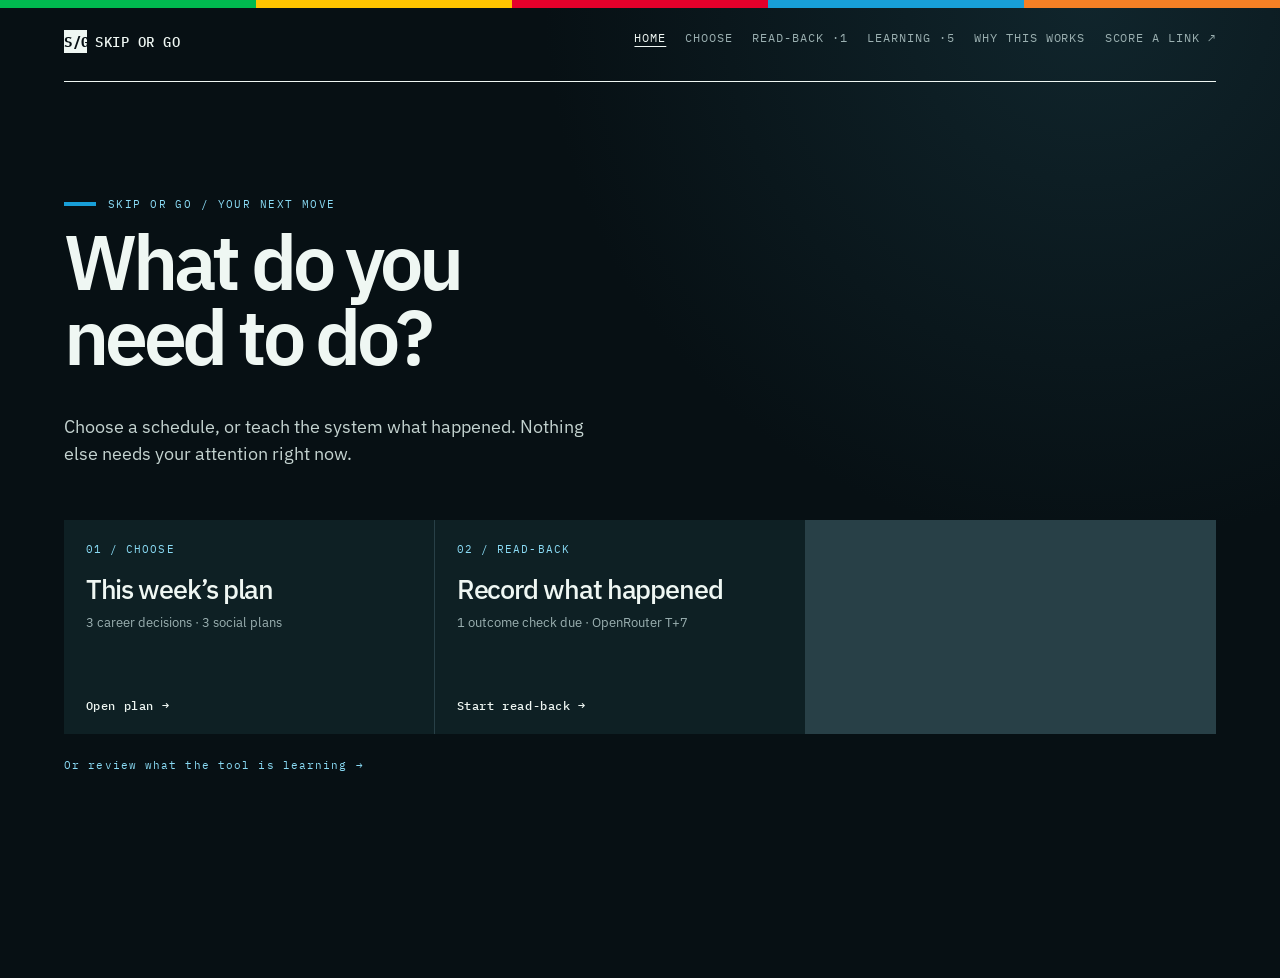
<file: Dark_v1.html>
<!doctype html>
<html lang="en">
<head>
  <meta charset="utf-8">
  <meta name="viewport" content="width=device-width,initial-scale=1">
  <meta name="color-scheme" content="dark">
  <title>Skip or Go — decision ledger</title>
  <link rel="preconnect" href="https://fonts.googleapis.com">
  <link rel="preconnect" href="https://fonts.gstatic.com" crossorigin>
  <link href="https://fonts.googleapis.com/css2?family=IBM+Plex+Mono:wght@400;500;600&family=IBM+Plex+Sans:wght@400;500;600&display=swap" rel="stylesheet">
  <style>
    :root{
      --paper:#071014; --paper-deep:#102228; --ink:#eff7f3; --muted:#9bb0b1; --rule:#284047;
      --green:#00B94F; --yellow:#FFC400; --red:#E4002B; --blue:#189FD8; --orange:#F58025;
      --forest:#56dc8b; --ochre:#ffe06b; --clay:#ffc298; --blue-ink:#8adbf5;
      --serif:"IBM Plex Sans", Arial, sans-serif; --sans:"IBM Plex Sans", Arial, sans-serif; --mono:"IBM Plex Mono", monospace;
      --edge:clamp(20px,5vw,72px);
    }
    *{box-sizing:border-box} html{scroll-behavior:smooth} body{margin:0;background:var(--paper);color:var(--ink);font:16px/1.5 var(--sans)}
    button,input,textarea,select{font:inherit} button{cursor:pointer} a{color:inherit} [hidden]{display:none!important}
    :focus-visible{outline:3px solid var(--blue);outline-offset:3px}.skip{position:fixed;top:-4rem;left:1rem;background:var(--ink);color:white;padding:.7rem 1rem;z-index:30}.skip:focus{top:1rem}
    .topline{height:8px;background:linear-gradient(90deg,var(--green) 0 20%,var(--yellow) 20% 40%,var(--red) 40% 60%,var(--blue) 60% 80%,var(--orange) 80%)}
    .shell{max-width:1480px;margin:auto;padding:0 var(--edge) 90px}.mast{padding:22px 0 28px;border-bottom:1px solid var(--ink);display:flex;justify-content:space-between;gap:2rem;align-items:flex-start}.wordmark{font:500 14px var(--mono);letter-spacing:.04em;text-decoration:none}.wordmark b{display:inline-grid;place-items:center;width:23px;height:23px;background:var(--ink);color:var(--paper);margin-right:8px}.mast nav{display:flex;gap:1.2rem;flex-wrap:wrap;font:12px var(--mono);text-transform:uppercase;letter-spacing:.08em}.mast nav a{text-decoration:none;color:var(--muted)}.mast nav a:hover{color:var(--ink);text-decoration:underline;text-underline-offset:4px}
    .hero{display:grid;grid-template-columns:minmax(0,1.35fr) minmax(280px,.65fr);gap:clamp(2rem,7vw,9rem);padding:clamp(3rem,8vw,7rem) 0 3rem;align-items:end}.kicker,.smallcap{font:11px var(--mono);letter-spacing:.13em;text-transform:uppercase}.kicker{color:var(--blue-ink);display:flex;gap:.75rem;align-items:center}.kicker:before{content:"";width:32px;height:4px;background:var(--blue)}h1{font:600 clamp(2.6rem,6vw,5.5rem)/.98 var(--serif);letter-spacing:-.055em;max-width:13ch;margin:.8rem 0 1.3rem;text-wrap:balance}.intro{max-width:50ch;color:#3d4944;font-size:18px}.intro em{font-style:normal;color:var(--ink);font-weight:600}.commitment{border-top:5px solid var(--green);padding:1.1rem 0 0}.commitment .smallcap{color:var(--muted)}.commitment strong{font:600 2.25rem/1 var(--serif);display:block;margin:.5rem 0}.commitment p{font-size:13px;color:var(--muted);margin:0;max-width:28ch}
    .pulse{display:grid;grid-template-columns:repeat(4,1fr);border-top:1px solid var(--ink);border-bottom:1px solid var(--ink)}.pulse-item{padding:17px 18px 18px 0;border-right:1px solid var(--rule);min-width:0}.pulse-item+ .pulse-item{padding-left:18px}.pulse-item:last-child{border:0}.pulse-item .smallcap{color:var(--muted);font-size:9px}.pulse-item b{display:block;font:500 17px var(--mono);margin-top:5px;white-space:nowrap}.pulse-item p{font-size:12px;color:var(--muted);margin:3px 0 0}.signal{display:inline-block;width:8px;height:8px;border-radius:50%;margin-right:5px;background:var(--orange)}
    .weekbar{display:flex;justify-content:space-between;gap:2rem;align-items:center;padding:2.1rem 0 1.7rem;border-bottom:1px solid var(--rule)}.weekbar h2{font:600 clamp(1.55rem,3vw,2.4rem)/1 var(--serif);letter-spacing:-.035em;margin:.4rem 0 0}.weekpick{display:flex;align-items:center;gap:.6rem}.weekpick label{font:11px var(--mono);text-transform:uppercase;letter-spacing:.08em}.weekpick select{background:transparent;border:1px solid var(--ink);border-radius:99px;padding:.65rem 2.2rem .65rem .85rem;color:var(--ink);font:13px var(--mono)}
    .board{display:grid;grid-template-columns:minmax(0,1fr) minmax(260px,.36fr);gap:clamp(2.2rem,6vw,7.5rem);padding-top:2.3rem}.section-label{display:flex;justify-content:space-between;gap:1rem;align-items:baseline;padding-bottom:.8rem;border-bottom:1px solid var(--ink)}.section-label h2{font:500 12px var(--mono);letter-spacing:.12em;text-transform:uppercase;margin:0}.section-label p{font-size:12px;color:var(--muted);margin:0;text-align:right}.decision-list{position:relative;margin-top:0}.decision-list:before{content:"";position:absolute;left:88px;top:0;bottom:0;width:1px;background:var(--rule)}
    .decision{display:grid;grid-template-columns:72px 1fr 62px;gap:18px;position:relative;padding:27px 0;border-bottom:1px solid var(--rule)}.decision time{font:11px/1.25 var(--mono);color:var(--muted);padding-top:4px}.decision time b{display:block;font-size:18px;color:var(--ink);margin-bottom:4px}.pin{position:absolute;left:84px;top:34px;width:9px;height:9px;border:2px solid var(--paper);border-radius:50%;background:var(--ink)}.decision.go .pin{background:var(--green)}.decision.part .pin{background:var(--yellow)}.decision.if .pin{background:var(--orange);border-radius:0;transform:rotate(45deg)}.verdict{font:500 10px var(--mono);letter-spacing:.11em;text-transform:uppercase;margin-bottom:.45rem}.go .verdict{color:var(--forest)}.part .verdict{color:var(--ochre)}.if .verdict{color:var(--clay)}.decision h3{font:600 clamp(1.25rem,2.2vw,1.75rem)/1.08 var(--serif);letter-spacing:-.025em;margin:0}.decision h3 button{border:0;background:none;color:inherit;padding:0;text-align:left;font:inherit;text-decoration:underline;text-decoration-color:transparent;text-underline-offset:4px}.decision h3 button:hover{text-decoration-color:var(--ink)}.meta{margin:.55rem 0 0;font:11px var(--mono);color:var(--muted);text-transform:uppercase;letter-spacing:.03em}.source{display:inline-block;border:1px solid var(--rule);border-radius:99px;padding:1px 5px;margin-left:5px;font-size:9px}.reason{margin:.8rem 0 0;max-width:56ch;font-size:14px;color:#3d4944}.reason b{color:var(--ink)}.action-note{display:inline-flex;align-items:center;gap:.5rem;margin-top:.8rem;padding:.45rem .65rem;background:#f7e4d4;border-left:4px solid var(--orange);font:11px/1.3 var(--mono);color:var(--clay)}.score{text-align:right;font:500 19px/1 var(--mono);padding-top:3px}.score small{display:block;font-size:8px;color:var(--muted);letter-spacing:.08em;margin-top:5px}.score.blank{font-size:11px;color:var(--muted);padding-top:5px}
    .skips{margin-top:1rem;border-bottom:1px solid var(--ink)}.skips summary{list-style:none;display:flex;justify-content:space-between;gap:1rem;padding:1rem 0;font:12px var(--mono);cursor:pointer}.skips summary::-webkit-details-marker{display:none}.skips summary b{font-weight:500}.skips summary span{color:var(--muted)}.skiprows{padding:0 0 1rem}.skiprow{display:grid;grid-template-columns:76px 1fr auto;gap:12px;padding:.6rem 0;border-top:1px dotted var(--rule);font-size:13px;color:#52605a}.skiprow span:first-child,.skiprow span:last-child{font:10px var(--mono);color:var(--muted);text-transform:uppercase}.suppressed{border-left:4px solid var(--blue);margin-top:1.5rem;padding:.75rem 0 .75rem 1rem;color:var(--muted);font-size:13px}.suppressed b{color:var(--ink)}
    .side{padding-top:1px}.side .section-label{display:block}.side .section-label p{text-align:left;margin-top:.45rem}.quicklink{margin-top:1.2rem;padding:1.15rem;background:var(--ink);color:var(--paper)}.quicklink h3{font:500 18px var(--serif);margin:0 0 .4rem}.quicklink p{color:#c9d1cc;font-size:13px;margin:0 0 1rem}.quicklink button,.link-form button{border:1px solid var(--paper);background:var(--paper);color:var(--ink);padding:.6rem .8rem;font:11px var(--mono);letter-spacing:.04em}.social{margin-top:2.4rem}.social-list{margin-top:.2rem}.social-row{padding:1rem 0;border-bottom:1px solid var(--rule)}.social-row .smallcap{color:var(--blue-ink);font-size:9px}.social-row h3{font:500 17px/1.15 var(--serif);margin:.35rem 0}.social-row p{font-size:12px;color:var(--muted);margin:0}.provenance{margin-top:2.4rem;padding-top:1rem;border-top:1px solid var(--rule);font:10px/1.6 var(--mono);color:var(--muted)}
    .learning{margin-top:clamp(4rem,10vw,9rem);padding-top:1.2rem;border-top:4px solid var(--ink)}.learning-head{display:grid;grid-template-columns:1fr minmax(240px,.5fr);gap:2rem;align-items:end}.learning h2{font:600 clamp(2rem,4vw,3.6rem)/1 var(--serif);letter-spacing:-.05em;margin:.4rem 0 0}.learning-head p{margin:0;color:var(--muted);font-size:14px}.feedback{display:grid;grid-template-columns:minmax(0,1.12fr) minmax(260px,.88fr);gap:clamp(1.5rem,5vw,5rem);margin-top:2rem}.capture{padding:1.3rem;background:#e8eee8;border-top:5px solid var(--green)}.capture label{display:block;font:10px var(--mono);letter-spacing:.11em;text-transform:uppercase}.capture textarea{width:100%;min-height:145px;margin-top:.7rem;padding:.9rem;background:var(--paper);border:1px solid var(--rule);resize:vertical;color:var(--ink);line-height:1.45}.capture-actions{display:flex;align-items:center;gap:1rem;flex-wrap:wrap;margin-top:.75rem}.primary{background:var(--ink);border:1px solid var(--ink);color:white;padding:.7rem 1rem;font:11px var(--mono);letter-spacing:.04em}.capture-actions span{font-size:11px;color:var(--muted)}.readback{border-top:1px solid var(--ink);padding-top:0}.readback>p{font-size:13px;color:var(--muted);margin:.7rem 0 1rem}.evidence{display:grid;grid-template-columns:1fr 1fr;gap:1rem}.recorded{padding:1rem;background:white;border:1px solid var(--ink)}.suspected{padding:1rem;border:1px dashed var(--orange);background:repeating-linear-gradient(135deg,transparent 0 7px,#f8eedf 7px 9px)}.evidence h3{font:500 10px var(--mono);letter-spacing:.1em;text-transform:uppercase;margin:0 0 .65rem}.recorded h3{color:var(--forest)}.suspected h3{color:var(--clay)}.fact{padding:.48rem 0;border-top:1px solid var(--rule);font-size:12px}.fact b{font:10px var(--mono);text-transform:uppercase;letter-spacing:.05em}.suspected p{font-size:12px;line-height:1.45;margin:.2rem 0 .7rem}.counter{font:10px var(--mono);color:var(--clay);border:1px solid var(--orange);padding:.25rem .4rem;display:inline-block}.caveat{font:10px/1.5 var(--mono);color:var(--muted);margin:1rem 0 0}.hypotheses{margin-top:2.6rem;border-top:1px solid var(--ink)}.hyprow{display:grid;grid-template-columns:1fr 90px;gap:1rem;padding:1.1rem 0;border-bottom:1px solid var(--rule)}.hyprow h3{font:500 16px/1.2 var(--serif);margin:0}.hyprow p{margin:.35rem 0 0;font-size:12px;color:var(--muted);max-width:70ch}.meter{text-align:right;font:11px var(--mono);color:var(--clay)}.ticks{display:flex;justify-content:flex-end;gap:3px;margin-bottom:.35rem}.ticks i{display:block;width:15px;height:5px;background:var(--paper-deep);border:1px solid var(--rule)}.ticks i.on{background:var(--orange);border-color:var(--orange)}.calibration{margin-top:2.5rem;padding:1.3rem;border:1px dashed var(--rule);display:flex;justify-content:space-between;gap:1.5rem;align-items:center}.calibration b{font:500 23px var(--mono);display:block}.calibration span{font-size:13px;color:var(--muted)}.calibration .smallcap{color:var(--blue-ink);font-size:9px}
    dialog{width:min(900px,calc(100% - 28px));max-height:calc(100% - 28px);padding:0;border:0;background:var(--paper);box-shadow:0 20px 80px #17221f66;color:var(--ink)}dialog::backdrop{background:#17221fb3;backdrop-filter:blur(3px)}.detail-top{padding:1rem 1.3rem;border-bottom:1px solid var(--ink);display:flex;justify-content:space-between;align-items:center}.detail-top span{font:10px var(--mono);letter-spacing:.1em;text-transform:uppercase}.close{width:34px;height:34px;border:1px solid var(--ink);border-radius:50%;background:transparent;font-size:20px}.detail-main{padding:clamp(1.5rem,5vw,4rem);display:grid;grid-template-columns:1.05fr .7fr;gap:clamp(1.8rem,5vw,5rem)}.detail-main h2{font:600 clamp(2rem,4vw,3.5rem)/.98 var(--serif);letter-spacing:-.05em;margin:.5rem 0 1rem}.detail-main .meta{font-size:10px}.detail-copy{font-size:15px;color:#3d4944;max-width:48ch}.detail-copy strong{color:var(--ink)}.intent{border-top:5px solid var(--yellow);background:#f9f1d3;padding:1rem}.intent h3{font:500 18px var(--serif);margin:0}.intent>p{font-size:12px;color:#5d552f;margin:.4rem 0 1rem}.pills{display:flex;gap:.6rem}.pill{flex:1;border:1px solid var(--ink);border-radius:999px;padding:.75rem .7rem;background:transparent;font:11px var(--mono);letter-spacing:.04em}.pill.want{background:var(--ink);color:white}.context{margin-top:1rem;padding-top:1rem;border-top:1px solid #c9b86f}.context[hidden]{display:none}.context p{font:10px var(--mono);text-transform:uppercase;letter-spacing:.07em;margin:0 0 .55rem}.toggles{display:grid;gap:.45rem}.toggle{display:flex;gap:.5rem;align-items:center;font-size:12px}.toggle input{accent-color:var(--green)}.recompute{margin:.8rem 0 0;padding:.65rem;background:white;border-left:4px solid var(--green);font:11px/1.4 var(--mono)}.detail-facts{margin-top:1.5rem;padding-top:1.1rem;border-top:1px solid var(--rule);display:grid;grid-template-columns:repeat(2,1fr);gap:.8rem}.detail-facts div{font-size:12px}.detail-facts b{display:block;font:9px var(--mono);letter-spacing:.07em;text-transform:uppercase;color:var(--muted);margin-bottom:3px}
    .link-dialog .detail-main{display:block;max-width:640px}.link-dialog h2{margin-top:.5rem}.link-form{display:flex;gap:.6rem;margin-top:1.2rem}.link-form input{flex:1;min-width:0;border:1px solid var(--ink);background:white;padding:.7rem;font:12px var(--mono)}.link-result{margin-top:1rem;padding:1rem;border-left:4px solid var(--blue);background:#e2f0f6;font-size:13px}.link-result b{font-family:var(--mono)}
    footer{margin-top:5rem;padding-top:1.2rem;border-top:1px solid var(--ink);display:flex;justify-content:space-between;gap:2rem;color:var(--muted);font:10px/1.6 var(--mono)}
    @media(max-width:780px){.mast{display:block}.mast nav{margin-top:1rem}.hero,.board,.learning-head,.feedback,.detail-main{grid-template-columns:1fr}.hero{padding-top:3rem}.commitment{max-width:310px}.pulse{grid-template-columns:1fr 1fr}.pulse-item:nth-child(2){border-right:0}.pulse-item:nth-child(n+3){border-top:1px solid var(--rule)}.weekbar{align-items:flex-start;flex-direction:column}.decision-list:before{left:68px}.decision{grid-template-columns:55px 1fr 48px;gap:14px}.pin{left:64px}.decision h3{font-size:1.35rem}.evidence{grid-template-columns:1fr}.side{padding-top:1.5rem}.calibration{display:block}.calibration div+div{margin-top:.6rem}.detail-facts{grid-template-columns:1fr}.link-form{display:block}.link-form button{margin-top:.6rem;width:100%}}
    @media(max-width:430px){.shell{padding-left:18px;padding-right:18px}.pulse-item{padding-right:9px}.pulse-item+.pulse-item{padding-left:9px}.pulse-item b{font-size:14px}.decision{grid-template-columns:44px 1fr 40px;gap:10px}.decision-list:before{left:55px}.pin{left:51px}.decision time b{font-size:14px}.score{font-size:15px}.skiprow{grid-template-columns:55px 1fr}.skiprow span:last-child{grid-column:2;text-align:left}.mast nav{gap:.8rem}}
    @media(prefers-reduced-motion:reduce){html{scroll-behavior:auto}*{transition:none!important;animation:none!important}}
    /* v11 direction: retain the ledger/timeline composition, but restore the
       brief's near-black Builder Center ground and BART-line signal discipline. */
    body{background:radial-gradient(circle at 85% 0,#10252c 0,transparent 34rem),var(--paper)}
    .intro,.reason,.detail-copy{color:#c4d3d0}.quicklink{background:#102228;border-left:3px solid var(--blue);color:var(--ink)}.quicklink button,.link-form button,.primary{border-color:var(--blue);background:var(--blue);color:#061014}.capture{background:#0e2024}.recorded{background:#102228;border-color:var(--green)}.suspected{background:repeating-linear-gradient(135deg,transparent 0 7px,rgba(245,128,37,.08) 7px 9px)}.action-note{background:rgba(245,128,37,.14)}
    dialog{box-shadow:0 20px 80px #000b}dialog::backdrop{background:#02090cb3}.close,.pill{color:var(--ink)}.intent{background:#17241e}.intent>p{color:#d3ddab}.pill.want{background:var(--green);border-color:var(--green);color:#061014}.recompute,.link-form input{background:#102228;color:var(--ink)}.link-result{background:#0e2b35}
    .mast nav button{border:0;background:transparent;color:var(--muted);padding:0;font:inherit;text-transform:uppercase;letter-spacing:.08em}.mast nav button:hover,.mast nav button[aria-current="page"]{color:var(--ink);text-decoration:underline;text-underline-offset:4px}
    .home-screen{min-height:calc(100vh - 145px);display:grid;align-content:center;padding:clamp(3rem,9vw,8rem) 0}.home-screen h1{max-width:12ch}.home-actions{display:grid;grid-template-columns:repeat(2,minmax(0,370px));gap:1px;margin-top:2.2rem;background:var(--rule)}.home-action{min-height:214px;display:flex;flex-direction:column;align-items:flex-start;border:0;background:#0e2024;padding:1.35rem;text-align:left;color:var(--ink)}.home-action:hover{background:#122b31}.home-action span,.home-learning{color:var(--blue-ink);font:11px var(--mono);letter-spacing:.1em}.home-action strong{margin-top:1.2rem;font:500 27px/1.05 var(--serif);letter-spacing:-.04em}.home-action small{margin-top:.6rem;color:var(--muted);font-size:13px}.home-action b{margin-top:auto;font:500 12px var(--mono);letter-spacing:.05em}.home-learning{margin-top:1.5rem;border:0;background:none;padding:0;text-align:left}.home-learning:hover{text-decoration:underline;text-underline-offset:4px}
    body[data-view="home"] #top,body[data-view="home"] footer{display:none}body:not([data-view="home"]) .home-screen{display:none}body[data-view="dispatch"] #capture,body[data-view="dispatch"] #learning,body[data-view="dispatch"] #method{display:none}body[data-view="capture"] .hero,body[data-view="capture"] #decisions,body[data-view="capture"] #learning,body[data-view="capture"] #method{display:none}body[data-view="learn"] .hero,body[data-view="learn"] #decisions,body[data-view="learn"] #capture,body[data-view="learn"] #method{display:none}body[data-view="method"] .hero,body[data-view="method"] #decisions,body[data-view="method"] #capture,body[data-view="method"] #learning{display:none}
    .learning-map{display:grid;grid-template-columns:repeat(4,1fr);gap:1px;margin:2rem 0;background:var(--rule)}.learning-map div{min-height:112px;padding:1rem;background:#0e2024}.learning-map b{display:block;color:var(--blue-ink);font:11px var(--mono);letter-spacing:.08em}.learning-map span{display:block;margin-top:.7rem;color:var(--muted);font-size:13px;line-height:1.35}.learning-notes{display:grid;grid-template-columns:1fr 1fr;gap:clamp(1.5rem,5vw,5rem);margin-top:2.5rem;padding-top:1.2rem;border-top:1px solid var(--ink)}.learning-notes h3{margin:.4rem 0 .6rem;font:500 21px/1.1 var(--serif);letter-spacing:-.03em}.learning-notes p{max-width:53ch;margin:0;color:var(--muted);font-size:13px;line-height:1.55}.learning-notes p b{color:var(--ink);font-weight:500}
    .method-page{max-width:920px;padding:clamp(3rem,8vw,6rem) 0}.method-page h1{max-width:14ch}.method-grid{display:grid;grid-template-columns:1fr 1fr;gap:1px;margin-top:2.4rem;background:var(--rule)}.method-grid section{padding:1.4rem;background:#0e2024}.method-grid h2{margin:.7rem 0;font:500 25px/1.1 var(--serif);letter-spacing:-.04em}.method-grid p,.method-readback>p{color:var(--muted);font-size:14px;line-height:1.55}.method-grid p+p{margin-top:1rem}.method-readback{margin-top:2.8rem;padding-top:1.2rem;border-top:1px solid var(--ink)}.method-readback>p{max-width:72ch}.method-readback>p b{color:var(--ink)}
    .skiprow button{border:0;background:transparent;padding:0;color:var(--ink);font:inherit;text-align:left;text-decoration:underline;text-decoration-color:transparent;text-underline-offset:3px;cursor:pointer}.skiprow button:hover{text-decoration-color:var(--blue)}.event-link{display:inline-flex;align-items:center;margin:1.2rem 0 .3rem;padding:.7rem .9rem;border:1px solid var(--blue);background:#0e2b35;color:#aee8fa;font:500 11px var(--mono);letter-spacing:.06em;text-decoration:none}.event-link:hover{background:#12445a;color:#fff}.score-drivers{margin-top:1.5rem;padding-top:1.1rem;border-top:1px solid var(--rule)}.score-drivers h3{margin:0 0 .7rem;font:500 11px var(--mono);letter-spacing:.11em;text-transform:uppercase;color:var(--blue-ink)}.driver{padding:.7rem 0;border-top:1px solid var(--rule);font-size:13px;line-height:1.45;color:var(--muted)}.driver b{display:block;margin-bottom:.15rem;color:var(--ink);font:500 11px var(--mono);letter-spacing:.05em}.driver.up b{color:var(--forest)}.driver.down b{color:var(--clay)}
    .capture-note{margin:1rem 0 0;color:var(--muted);font-size:11px;line-height:1.5}.capture-note b{color:var(--ink);font-family:var(--mono);font-weight:500}
    .decision{grid-template-columns:72px 1fr 98px}.score{font-size:clamp(28px,3vw,38px);font-weight:600;letter-spacing:-.08em;padding-top:0}.score small{margin-top:7px;font-size:9px;letter-spacing:.1em}.row-link,.skiprow a{display:inline-block;margin-top:.7rem;color:var(--blue-ink);font:10px var(--mono);letter-spacing:.06em;text-underline-offset:4px}.skiprow a{margin:0 0 0 .55rem}.social-below{margin-top:3.25rem;padding-top:1.2rem;border-top:2px solid var(--blue)}.social-below .social-list{display:grid;grid-template-columns:repeat(3,1fr);gap:0 1.5rem}.social-below .social-row{padding:1rem 0}.social-below .social-row h3 a{color:var(--ink);text-decoration-color:var(--blue)}
    @media(max-width:780px){.home-actions,.learning-map,.learning-notes,.method-grid,.social-below .social-list{grid-template-columns:1fr}.home-screen{min-height:calc(100vh - 115px)}.mast nav button{font-size:10px}.home-action{min-height:165px}.decision{grid-template-columns:55px 1fr 66px}.score{font-size:25px}}
  </style>
</head>
<body data-view="home">
  <a class="skip" href="#decisions">Skip to weekly decisions</a>
  <div class="topline" aria-hidden="true"></div>
  <div class="shell">
    <header class="mast">
      <a class="wordmark" href="#top"><b>S/G</b>SKIP OR GO</a>
      <nav aria-label="Workspace views"><button type="button" data-view="home">Home</button><button type="button" data-view="dispatch">Choose</button><button type="button" data-view="capture">Read-back <span aria-hidden="true">·1</span></button><button type="button" data-view="learn">Learning <span aria-hidden="true">·5</span></button><button type="button" data-view="method">Why this works</button><button type="button" class="open-link">Score a link ↗</button></nav>
    </header>

    <section class="home-screen" id="home-screen" aria-labelledby="home-title">
      <div class="kicker">Skip or Go / your next move</div>
      <h1 id="home-title">What do you need to do?</h1>
      <p class="intro">Choose a schedule, or teach the system what happened. Nothing else needs your attention right now.</p>
      <div class="home-actions">
        <button class="home-action" type="button" data-view="dispatch"><span>01 / CHOOSE</span><strong>This week’s plan</strong><small>3 career decisions · 3 social plans</small><b>Open plan →</b></button>
        <button class="home-action" type="button" data-view="capture"><span>02 / READ-BACK</span><strong>Record what happened</strong><small>1 outcome check due · OpenRouter T+7</small><b>Start read-back →</b></button>
      </div>
      <button class="home-learning" type="button" data-view="learn">Or review what the tool is learning →</button>
    </section>

    <main id="top">
      <section class="hero" aria-labelledby="page-title">
        <div>
          <div class="kicker">Choose / Bay Area professional events</div>
          <h1 id="page-title">Is this event for someone like me, or am I watching someone else's event?</h1>
          <p class="intro">A smaller, more deliberate week. <em>Three career decisions are live;</em> everything else has an explicit reason to leave your head.</p>
        </div>
        <aside class="commitment" aria-label="Next commitment">
          <div class="smallcap">Next commitment</div>
          <strong>Mon / 13:00</strong>
          <p>Claude Workshop with Provectus, San Francisco. RSVP closed — one decision, despite the duplicate listing.</p>
        </aside>
      </section>

      <section id="decisions">
        <div class="weekbar">
          <div><div class="smallcap">Decision ledger / saved scan</div><h2 id="week-title">Sep 21 – 27, 2026</h2></div>
          <div class="weekpick"><label for="week-select">Choose a week</label><select id="week-select"><option value="current">Sep 21 – 27</option><option value="next">Sep 28 – Oct 4</option><option value="last">Sep 14 – 20</option></select></div>
        </div>
        <div class="board">
          <section aria-labelledby="career-title">
            <div class="section-label"><h2 id="career-title">Career decisions</h2><p id="scan-note">52 events reached the scorer · 3 deserve attention</p></div>
            <div class="decision-list" id="decision-list"></div>
            <details class="skips" id="skip-fold"><summary><b id="skip-summary">12 settled skips</b><span id="skip-breakdown">9 spectator · 2 below bar · 1 quota full <span aria-hidden="true">↓</span></span></summary><div class="skiprows" id="skip-rows"></div></details>
            <p class="suppressed" id="suppressed"><b>59 listings suppressed as impractical trips.</b> They were scored; none ranked in this week’s top three. The list stays out of the decision surface, not out of the accounting.</p>
          </section>
          <aside class="side">
            <div class="section-label"><h2>Manual intake</h2><p>A listing not on your calendars?</p></div>
            <div class="quicklink"><h3>Paste it; keep the source.</h3><p>Links enter as candidates. Unknown fields stay unknown until the listing is enriched.</p><button type="button" class="open-link">Score a link →</button></div>
            <p class="provenance" style="margin-top:1rem;border-top:0;padding-top:0">A prior hook is what makes an event warm for you.</p>
            <p class="provenance">SOURCE COVERAGE: everything on your calendars, not everything in the Bay. Luma · Haas CampusGroups · Partiful. Scored 21 Sep, 07:40 UTC.</p>
          </aside>
        </div>
        <section class="social social-below" aria-labelledby="social-title"><div class="section-label"><h2 id="social-title">Social / cohort</h2><p>Separate on purpose · campus-group plans do not receive a professional score or read-back</p></div><div class="social-list" id="social-list"></div></section>
      </section>

      <section class="learning" id="capture" aria-labelledby="capture-title">
        <div class="learning-head"><div><div class="smallcap">After the room</div><h2 id="capture-title">Read back what happened.</h2></div><p>Facts change the record. Patterns wait for three independent events. The two objects never share a container.</p></div>
        <div class="feedback">
          <form class="capture" id="capture-form"><label for="feedback-text">OpenRouter · tell the system in your own words</label><textarea id="feedback-text" placeholder="Enjoyed it. Presentation was weak — their headline number came from their own traffic. Value came from the room, not the stage. Ivy drove, it was on the way to Yosemite…"></textarea><div class="capture-actions"><button class="primary" type="submit">Read this back →</button><span>No form. Free text is the capture input.</span></div><p class="capture-note">No model is attached to this page. The read-back below is the extraction <b>capture/extract.py</b> produced for the OpenRouter event, recorded by hand on Sep 21 — there is no <b>ANTHROPIC_API_KEY</b> in this environment, so the live call has never run.</p></form>
          <section class="readback" id="readback" aria-live="polite"><div class="smallcap">Awaiting a read-back</div><p>Describe the event and this surface will separate what was said from what the system is merely noticing.</p></section>
        </div>
      </section>

      <section class="learning" id="learning" aria-labelledby="learning-title">
        <div class="learning-head"><div><div class="smallcap">What the system is learning</div><h2 id="learning-title">Patterns need evidence before they become proposals.</h2></div><p>Social plans never enter this queue. A single vivid room does not get to rewrite the system.</p></div>
        <section class="learning-map" aria-label="Learning loop"><div><b>01 / CHOOSE</b><span>Record a pre-event probability.</span></div><div><b>02 / ATTEND</b><span>Make a deliberate room choice.</span></div><div><b>03 / READ-BACK</b><span>Correct facts in natural language.</span></div><div><b>04 / LEARN</b><span>Wait for repeated evidence.</span></div></section>
        <section class="hypotheses" id="patterns" aria-labelledby="patterns-title"><div class="section-label"><h2 id="patterns-title">Personal learning queue</h2><p>Not rules yet · career events only</p></div><div id="hyp-list"></div></section>
        <section class="calibration" aria-label="Calibration status"><div><div class="smallcap">Calibration record</div><b>1 of ~10 rows</b></div><span>Too few for a rate. Only OpenRouter carries a prediction recorded before the event; the three retrospective labels do not manufacture a track record.</span></section>
        <section class="learning-notes" aria-labelledby="learning-notes-title"><div><div class="smallcap">Evidence retained</div><h3 id="learning-notes-title">What has actually happened so far</h3><p><b>Grok Bot build night</b> became a daily working practice, even though it produced no contact. <b>Founder &amp; Funder Night</b> was enjoyable cohort value, not a hit. <b>OpenRouter</b> has a real pre-event prediction but is still awaiting its recognition checks.</p></div><div><div class="smallcap">Protected boundary</div><h3>What the UI will not negotiate</h3><p><b>Hit stays contact or build.</b> POV and cohort value remain visible, but never become a travel justification. Capture timing is also fixed: T+0/T+1, T+7 recognition, then T+30 batch.</p></div></section>
      </section>

      <section class="method-page" id="method" aria-labelledby="method-title">
        <div class="kicker">Why this exists / the method, in plain view</div>
        <h1 id="method-title">A calendar is not the point.</h1>
        <p class="intro">This is a personal decision system for protecting attention: watch people and rooms with real possibility, not every event that arrives.</p>
        <div class="method-grid">
          <section><div class="smallcap">Vision</div><h2>Permission to say no</h2><p>Most event tools optimize for discovery. This one optimizes for a smaller, more deliberate week. It makes the trade-off visible: a room can be interesting and still not be worth one of the limited professional slots.</p></section>
          <section><div class="smallcap">Scoring engine</div><h2>A transparent v0, not a magic recommendation</h2><p>Each professional event receives a score from its format, whether you can participate, proximity to the people you want to meet, prior hooks, cohort saturation, group context, size, and travel cost. The score leads to a plain verdict: GO, PART, SKIP, or GO IF. Social plans deliberately sit outside this engine.</p><p>The number is a stated bet, not a claim of certainty. Every event can be opened to inspect the evidence behind it.</p></section>
        </div>
        <section class="method-readback"><div class="smallcap">Why read-back matters</div><div class="learning-map" aria-label="Self-evolving decision loop"><div><b>01 / CHOOSE</b><span>Score the room before going, while the prediction can still be wrong.</span></div><div><b>02 / ATTEND</b><span>Show up with a reason, not a vague hope of networking.</span></div><div><b>03 / READ-BACK</b><span>Record what actually happened in your own words, at T+0, T+7, and T+30.</span></div><div><b>04 / LEARN</b><span>Let repeated evidence propose changes; a single good night changes nothing.</span></div></div><p><b>Read-back is the hinge.</b> Without an outcome record, the score is only taste. Read-back separates facts from inference, protects the calibration record, and lets the system learn from repeated evidence rather than the feeling of one memorable room.</p></section>
      </section>
    </main>
    <footer><span>SKIP OR GO · STATIC DECISION PROTOTYPE</span><span>Scoring picks the room; follow-up is what converts it.<br>Watching people instead of watching events — let me build your watchlist.</span></footer>
  </div>

  <dialog id="detail-dialog" aria-labelledby="detail-title"><div class="detail-top"><span id="detail-type">Professional decision / source record</span><button class="close" type="button" aria-label="Close event details">×</button></div><div class="detail-main" id="detail-content"></div></dialog>
  <dialog class="link-dialog" id="link-dialog" aria-labelledby="link-title"><div class="detail-top"><span>Manual intake / provenance retained</span><button class="close" type="button" aria-label="Close link scorer">×</button></div><div class="detail-main"><div class="smallcap">Score a source link</div><h2 id="link-title">Bring one event into the ledger.</h2><p class="detail-copy">A pasted link is not a recommendation. It remains a visible candidate until format, people, location and travel context are known.</p><form class="link-form" id="link-form"><input required type="url" id="link-input" placeholder="https://lu.ma/…" aria-label="Event URL"><button type="submit">Add candidate</button></form><div class="link-result" id="link-result" hidden></div></div></dialog>

  <script>
    const weeks={
      current:{title:'Sep 21 – 27, 2026',note:'52 events reached the scorer · 3 deserve attention',suppressed:'59 listings suppressed as impractical trips.',decisions:[
        {id:'claude-code',day:'MON',date:'21',time:'13:00',kind:'go',label:'GO',title:'Claude Code Workshop with Provectus — San Francisco',meta:'San Francisco · workshop · 4.5h',src:'Luma',url:'https://lu.ma/claude-code-workshop-sf-sept-21',score:'0.40',reason:'You would be <b>doing the thing</b>, not watching it — workshop, and you are eligible to take part. You already use the tool, so you arrive with something to say instead of an opener.',hosts:'Build with Claude · Provectus',venue:'San Francisco · 6 min from Embarcadero',provenance:'luma.com · listing fetched in the 21 Sep scan',facts:[['Format','Workshop / participant'],['Target proximity','Some'],['Travel cost','0.5 blocks'],['Prior hook','Topic · already use the tool'],['RSVP','Closed · approval required']]},
        {id:'waymo',day:'MON',date:'21',time:'14:30',kind:'part',label:'PART',title:'-1 to Waymo with Dmitri Dolgov',meta:'San Francisco · fireside · South Park Commons',src:'Luma',url:'https://lu.ma/dmitri-waymo-spc',score:'0.17',reason:'The room is relevant; the talk is spectator. <b>Go for the twenty minutes after it ends, not the programme.</b>',hosts:'South Park Commons',venue:'San Francisco',provenance:'luma.com · score recorded before attendance',facts:[['Format','Fireside / spectator'],['Target proximity','Some'],['Travel cost','0.5 blocks'],['Prior hook','None recorded']]},
        {id:'claude-workshop',day:'MON',date:'21',time:'13:00',kind:'go',label:'GO',title:'Claude Workshop with Provectus — San Francisco',meta:'San Francisco · workshop · 4.5h',src:'Luma',url:'https://lu.ma/claude-workshop-sf-sept-21',score:'0.40',reason:'Identical profile to the row above, from the same host, in the same hour.',hosts:'Build with Claude · Provectus',venue:'San Francisco · 8 min from Embarcadero',provenance:'luma.com · listing fetched in the 21 Sep scan',facts:[['Format','Workshop / participant'],['Target proximity','Some'],['Travel cost','0.5 blocks'],['Prior hook','Topic · already use the tool'],['Data warning','Duplicate listing: treat as one decision']]}
      ],skips:[['MON 21','Yom Kippur Break-the-Fast Potluck','spectator format','https://haas.campusgroups.com/rsvp_boot?id=2251370'],['TUE 22','New York | Building with Claude: AI for Impact & Climate','quota full · location data missing','https://lu.ma/claude-av7h'],['TUE 22','Beyond Capitalism Yap & Snacks!','spectator format','https://haas.campusgroups.com/rsvp_boot?id=2251382'],['TUE 22','Codex Community Meetup — San Francisco','below bar · 394 RSVPs dilute the room','https://lu.ma/5cewfkx1'],['WED 23','The Future of Tech Policy in CA with Steve Hilton','spectator format','https://lu.ma/tech-policy-r-ca-spc'],['WED 23','Speak with Nnamdi Iregbulem, Partner at Lightspeed','spectator format','https://haas.campusgroups.com/rsvp_boot?id=2251378'],['WED 23','afore portfolio fall showcase','spectator format','https://lu.ma/j6s8wb9d'],['WED 23','VC 101: Sourcing','spectator format','https://haas.campusgroups.com/rsvp_boot?id=2251355'],['WED 23','Story Salon #1 — Fall ’26','spectator format','https://haas.campusgroups.com/rsvp_boot?id=2251292'],['THU 24','Alumni Chat with Matt Friend, former CFO of Nike','spectator format','https://haas.campusgroups.com/rsvp_boot?id=2251379'],['FRI 25','San Francisco | Claude Meetup — The AI Back Office','below bar','https://lu.ma/claude-aly0'],['SAT 26','LAHBA BBQ — First of the Year!','spectator format','https://haas.campusgroups.com/rsvp_boot?id=2251331']],social:[['THU / 16:30','ABC Mid-Autumn Festival Picnic','Community plan. No score; no read-back.','https://haas.campusgroups.com/rsvp_boot?id=2251366'],['SAT / 17:00','FTMBA Alumni Mixer','Go for group energy, not a contact target.','https://haas.campusgroups.com/rsvp_boot?id=2251350'],['SAT / 18:00','EWMBAA East Bay Fall Social','For the cohort; nothing needs proving afterward.','https://haas.campusgroups.com/rsvp_boot?id=2251308']]},
      next:{title:'Sep 28 – Oct 4, 2026',note:'Saved scan · 1 decision worth holding lightly',suppressed:'No unreachable listing surfaced in the saved scan.',decisions:[{id:'next-event',day:'WED',date:'30',time:'17:30',kind:'part',label:'PART',title:'How AI Models Learn to Do Real Work',meta:'San Francisco · panel · 90m',src:'Luma',url:'https://lu.ma/icar7u2x',score:'0.20',reason:'The topic and room are relevant, but the panel is still spectator. Go for the conversation around it, not the programme.',hosts:'OpenRouter',venue:'San Francisco',provenance:'Luma · saved scan',facts:[['Format','Panel / spectator'],['Target proximity','Some'],['Travel cost','1.0 blocks'],['Prior hook','Topic']] }],skips:[['WED 30','The Philosopher CEO: Becoming a Wise Leader in the Age of AI','spectator format','https://haas.campusgroups.com/rsvp_boot?id=2251390'],['WED 30','Crypto & Venture Capital with Ani Pai','below bar','https://haas.campusgroups.com/rsvp_boot?id=2251393'],['FRI 02','The Future of Finance Summit','spectator format','https://haas.campusgroups.com/rsvp_boot?id=2251389']],social:[['SAT / 10:30','costco hotdog run 🌭','Personal time, intentionally unscored.','https://partiful.com/e/niZdDIpgOIp7FKdOSg9j']]},
      last:{title:'Sep 14 – 20, 2026',note:'No saved professional scan for this week',suppressed:'No saved suppression ledger for this week.',decisions:[],skips:[],social:[]}
    };
    const hypotheses=[
      ['Her contacts form where there is a recurring context — a class, a series, a community she will be in again — not at one-off encounters.','a16z build night: one-off meeting with a high-profile person, photo taken, no follow-up, and she says there will not be one. OpenRouter: both live contacts carry built-in repeat contact — she has class with one of them on Tuesdays.',2],
      ['Convening power — the ability to assemble a room or make introductions — is a real signal that target proximity misses.','Met a Berkeley junior with effectively zero target proximity who instructs Engineering 198; all eight of its speakers come from his own network, and he offered her the course next year.',1],
      ['S1 obtained by doing at a participant event behaves differently from S1 obtained by listening at a spectator event — the first may be worth travelling for.','The agent-orchestration technique from the a16z build night is now her daily practice. This was a technique practised, not an opinion heard.',1],
      ['In-person, participant-ish SF events may carry more unmodeled upside — unplanned high-value encounters — than the cost model currently credits.','Her words were broader (“SF does not matter that much”), and she narrowed them herself: that trip cost zero and the payoff came from a chance encounter. Logged as unmodeled upside, not as a reason to retire cost blocks.',1],
      ['Host prestige and speaker seniority predict outcomes — sharper than host tier alone.','Seeded on Sep 21 at her explicit request, with zero supporting events. It is on the list so it can accumulate, not because anything supports it yet.',0]
    ];
    const list=document.getElementById('decision-list'), socialList=document.getElementById('social-list'), detail=document.getElementById('detail-dialog'); let activeWeek='current', activeEvent=null;
    const esc=s=>String(s).replace(/[&<>"']/g,c=>({'&':'&amp;','<':'&lt;','>':'&gt;','"':'&quot;',"'":'&#039;'}[c]));
    function decisionHTML(e){return `<article class="decision ${e.kind}"><time datetime="2026-09-${e.date}"><b>${e.day}</b>${e.date}<br>${e.time}</time><i class="pin" aria-hidden="true"></i><div><div class="verdict">${e.label}${e.label==='PART'?' / only the valuable part':''}</div><h3><button type="button" data-event="${e.id}">${e.title}</button></h3><p class="meta">${e.meta}<span class="source">${e.src}</span></p><p class="reason">${e.reason}</p><a class="row-link" href="${e.url}" target="_blank" rel="noreferrer">OPEN LISTING ↗</a>${e.action?`<p class="action-note"><b>ACTION</b> ${e.action}</p>`:''}</div><div class="score ${e.score==='—'?'blank':''}">${e.score}<small>${e.score==='—'?'UNSCORED':'P(HIT)'}</small></div></article>`}
    function renderWeek(key){activeWeek=key;const w=weeks[key];document.getElementById('week-title').textContent=w.title;document.getElementById('scan-note').textContent=w.note;list.innerHTML=w.decisions.length?w.decisions.map(decisionHTML).join(''):`<p class="reason" style="padding:2rem 0">No saved decision ledger for this week. A blank scan is not filled with guesses.</p>`;document.getElementById('skip-summary').textContent=w.skips.length?`${w.skips.length} settled skip${w.skips.length===1?'':'s'}`:'No settled skips';document.getElementById('skip-rows').innerHTML=w.skips.map((r,i)=>`<div class="skiprow"><span>${r[0]}</span><button type="button" data-skip="${i}">${r[1]}</button><span>${r[2]}<a href="${r[3]}" target="_blank" rel="noreferrer">LISTING ↗</a></span></div>`).join('')||'<p class="reason">No saved skip ledger.</p>';document.getElementById('suppressed').innerHTML=`<b>${w.suppressed}</b> They were scored; the decision surface carries only what could change your week.`;socialList.innerHTML=w.social.map(r=>`<article class="social-row"><div class="smallcap">${r[0]}</div><h3><a href="${r[3]}" target="_blank" rel="noreferrer">${r[1]} ↗</a></h3><p>${r[2]}</p></article>`).join('')||'<p class="reason">No social plans are saved.</p>';}
    function findEvent(id){return weeks[activeWeek].decisions.find(e=>e.id===id)||Object.values(weeks).flatMap(w=>w.decisions).find(e=>e.id===id)}
    function openDetail(e){activeEvent=e;document.getElementById('detail-type').textContent=`Professional decision / ${e.src} provenance`;document.getElementById('detail-content').innerHTML=`<div><div class="smallcap">${e.label} · P(hit) ${e.score}</div><h2 id="detail-title">${e.title}</h2><p class="meta">${e.meta} · ${e.hosts}</p><p class="detail-copy">${e.reason.replace(/<[^>]*>/g,'')}</p><div class="detail-facts">${e.facts.map(f=>`<div><b>${f[0]}</b>${f[1]}</div>`).join('')}</div><p class="provenance"><b>PROVENANCE</b><br>${e.provenance}<br>Original source remains attached; unknown is not imputed.</p></div><aside class="intent"><h3>What do you want to do?</h3><p>Your intent is a preference label, not an outcome. It does not change what counts as a hit.</p><div class="pills"><button class="pill want" type="button" id="want">Want to go</button><button class="pill" type="button" id="pass">Pass</button></div><div class="context" id="context" hidden><p>One quick context check</p><div class="toggles"><label class="toggle"><input type="checkbox" id="ride"> I have a ride</label><label class="toggle"><input type="checkbox" id="with"> I’m going with someone</label><label class="toggle"><input type="checkbox" id="hook"> I already use this / follow someone</label></div><p class="recompute" id="recompute">Context recorded. The decision can now reflect it.</p></div><p class="caveat" id="intent-note">Verdict visible when intent was recorded: yes (anchored).</p></aside>`;detail.showModal();document.getElementById('want').onclick=()=>{document.getElementById('context').hidden=false;document.getElementById('intent-note').textContent='Intent saved: want · anchored by the visible verdict.'};document.getElementById('pass').onclick=()=>{document.getElementById('context').hidden=true;document.getElementById('intent-note').textContent='Intent saved: pass. This event will not be raised again this week.'};['ride','with','hook'].forEach(id=>document.getElementById(id).onchange=()=>{const n=['ride','with','hook'].filter(x=>document.getElementById(x).checked).length;document.getElementById('recompute').textContent=n?`Context updated: ${n} personal factor${n>1?'s':''} recorded. ${n>1?'Travel friction is lower; this can be reconsidered in place.':'No automatic upgrade—one fact is not a new rule.'}`:'Context recorded. The decision can now reflect it.'});}
    function skipEvent(row,index){const [when,title,reason,url]=row;const spectator=reason.includes('spectator');const quota=reason.includes('quota');const below=reason.includes('below bar');return {id:`skip-${index}`,day:when.slice(0,3),date:when.slice(-2),time:'',kind:'skip',label:'SKIP',title,meta:`${when} · professional listing`,src:url&&url.includes('campusgroups')?'CampusGroups':'Luma',url,score:'—',reason,hosts:'Source listing',venue:'Location retained on original listing',provenance:`${url} · source retained with this decision`,facts:[['Format',spectator?'Spectator / listen-first':'Listing-specific format'],['Weekly decision',quota?'Quota full':below?'Below the professional bar':'Not a participant-first room'],['Outcome expectation','No S2/S3 case strong enough to take a slot'],['Original source','Attached below']],drivers:[['Why this stays low',spectator?'The format is spectator. Interesting content does not by itself create a contact or build path.':quota?'The professional slots are already occupied by stronger rooms this week.':below?'The listing was scored but did not clear the minimum professional bar.':reason],['What is missing','There is no stated participant role, warm prior hook, or specific target-person route strong enough to offset the opportunity cost.'],['What could change it','A real role in the room, a named person to meet, or a trip already chained with another commitment would be new evidence—not a reason to override this decision today.']]};}
    function scoreDrivers(e){if(e.drivers)return e.drivers;if(e.id==='claude-code'||e.id==='claude-workshop')return [['Why 0.40 is high','The scorer gives both S3 and S2 a full contribution: workshop + participant status gives a real build path, and target proximity is “some.” A topic hook then applies the 1.20 multiplier.'],['What still limits it','Travel is still 0.5 blocks, and the RSVP is closed. The duplicate listing does not create a second opportunity or an extra weekly slot.'],['Best use of the room','Arrive with a concrete Claude use case. The aim is to participate and leave with a traceable build or a real contact, not just watch the instruction.']];if(e.id==='waymo')return [['Why it stays visible at 0.17','The people are on target, so S2(target proximity = some) contributes value. That is enough to preserve the edge of the event.'],['Why it is not a GO','The fireside format gives S3(format=fireside, participant=false) = 0. You sit in the room; the programme does not give you anything to do.'],['Best use of the room','Go for the twenty minutes after it ends. If you leave at the applause, you have spent half a block on a podcast.']];if(e.id==='next-event')return [['Why it reaches 0.20','The OpenRouter topic and “some” target proximity make the room relevant; the topic hook adds a 1.20 multiplier.'],['Why it remains PART','It is a panel, so participant=false contributes no S3 build path. With 476 registrations, an unprepared visit can become a large-room panel.'],['Best use of the room','Arrive with a specific OpenRouter question and work the conversation around the programme.']];const low=e.label==='PART'?'The format is still spectator, so the score does not justify the whole programme.':e.label==='GO IF'?'Critical enrichment fields are unknown, so the system refuses to invent a probability.':'Travel, gate status, and the weekly quota can still limit a strong room.';const high=e.label==='GO'?'You can participate, which is the clearest route to a traceable contact or build.':'The people or topic are relevant enough to keep this visible.';return [['What raises the score',high],['What holds it down',low],['How to use this decision',e.label==='PART'?'Attend the high-value edge: arrive for the room, not the whole talk.':e.label==='GO IF'?'Complete the missing source data and solve the named condition before treating this as a commitment.':'Open the original listing, then make the smallest next action that preserves this advantage.']];}
    function openDetail(e){activeEvent=e;document.getElementById('detail-type').textContent=`Professional decision / ${e.src} provenance`;const drivers=scoreDrivers(e);document.getElementById('detail-content').innerHTML=`<div><div class="smallcap">${e.label}${e.score==='—'?' / DECISION EXPLAINED':` · P(hit) ${e.score}`}</div><h2 id="detail-title">${e.title}</h2><p class="meta">${e.meta} · ${e.hosts}</p><a class="event-link" href="${e.url}" target="_blank" rel="noreferrer">OPEN ORIGINAL EVENT LISTING ↗</a><p class="detail-copy">${e.reason.replace(/<[^>]*>/g,'')}</p><section class="score-drivers"><h3>Why this score / decision</h3>${drivers.map((d,i)=>`<div class="driver ${i===0?'up':i===1?'down':''}"><b>${d[0]}</b>${d[1]}</div>`).join('')}</section><div class="detail-facts">${e.facts.map(f=>`<div><b>${f[0]}</b>${f[1]}</div>`).join('')}</div><p class="provenance"><b>PROVENANCE</b><br>${e.provenance}<br>Original source remains attached; unknown is not imputed.</p></div><aside class="intent"><h3>What do you want to do?</h3><p>Your intent is a preference label, not an outcome. It does not change what counts as a hit.</p><div class="pills"><button class="pill want" type="button" id="want">Want to go</button><button class="pill" type="button" id="pass">Pass</button></div><div class="context" id="context" hidden><p>One quick context check</p><div class="toggles"><label class="toggle"><input type="checkbox" id="ride"> I have a ride</label><label class="toggle"><input type="checkbox" id="with"> I’m going with someone</label><label class="toggle"><input type="checkbox" id="hook"> I already use this / follow someone</label></div><p class="recompute" id="recompute">Context recorded. The decision can now reflect it.</p></div><p class="caveat" id="intent-note">Verdict visible when intent was recorded: yes (anchored).</p></aside>`;detail.showModal();document.getElementById('want').onclick=()=>{document.getElementById('context').hidden=false;document.getElementById('intent-note').textContent='Intent saved: want · anchored by the visible verdict.'};document.getElementById('pass').onclick=()=>{document.getElementById('context').hidden=true;document.getElementById('intent-note').textContent='Intent saved: pass. This event will not be raised again this week.'};['ride','with','hook'].forEach(id=>document.getElementById(id).onchange=()=>{const n=['ride','with','hook'].filter(x=>document.getElementById(x).checked).length;document.getElementById('recompute').textContent=n?`Context updated: ${n} personal factor${n>1?'s':''} recorded. ${n>1?'Travel friction is lower; this can be reconsidered in place.':'No automatic upgrade—one fact is not a new rule.'}`:'Context recorded. The decision can now reflect it.'});}
    document.addEventListener('click',ev=>{const eventButton=ev.target.closest('[data-event]'),skipButton=ev.target.closest('[data-skip]');if(eventButton)openDetail(findEvent(eventButton.dataset.event));if(skipButton)openDetail(skipEvent(weeks[activeWeek].skips[Number(skipButton.dataset.skip)],Number(skipButton.dataset.skip)));});document.querySelectorAll('.close').forEach(b=>b.onclick=()=>b.closest('dialog').close());
    function setWeek(key){renderWeek(key);document.getElementById('skip-breakdown').innerHTML=key==='current'?'9 spectator · 2 below bar · 1 quota full <span aria-hidden="true">↓</span>':key==='next'?'2 spectator · 1 below bar <span aria-hidden="true">↓</span>':'No saved skip reasons <span aria-hidden="true">↓</span>';}
    document.getElementById('week-select').onchange=e=>setWeek(e.target.value);
    document.getElementById('hyp-list').innerHTML=hypotheses.map(h=>`<article class="hyprow"><div><h3>${h[0]}</h3><p>${h[1]}</p></div><div class="meter"><div class="ticks">${[0,1,2].map(i=>`<i class="${i<h[2]?'on':''}"></i>`).join('')}</div>${h[2]} of 3</div></article>`).join('');
    const readback=document.getElementById('readback');document.getElementById('capture-form').onsubmit=e=>{e.preventDefault();const t=document.getElementById('feedback-text').value.trim();if(!t){document.getElementById('feedback-text').focus();return}readback.innerHTML=`<div class="smallcap">Read-back / OpenRouter</div><p>Here is the distinction to correct—not a request to approve a theory.</p><div class="evidence"><section class="recorded"><h3>Recorded · facts from your words</h3><div class="fact"><b>felt score</b><br>9 · proposed from “pretty high”</div><div class="fact"><b>companions</b><br>Ivy</div><div class="fact"><b>trip cost</b><br>0 blocks · trip chained</div><div class="fact"><b>capture</b><br>${esc(t).slice(0,126)}${t.length>126?'…':''}</div></section><section class="suspected"><h3>Suspected · cannot be approved</h3><p>Content quality may not predict your outcomes as much as the room’s ability to create a repeat encounter.</p><span class="counter">2 OF 3 EVENTS</span><p class="caveat">This changes nothing yet. It accumulates independent support.</p></section></div>`;};
    const linkDialog=document.getElementById('link-dialog');document.querySelectorAll('.open-link').forEach(b=>b.onclick=()=>linkDialog.showModal());document.getElementById('link-form').onsubmit=e=>{e.preventDefault();const u=document.getElementById('link-input').value;let host;try{host=new URL(u).hostname.replace(/^www\./,'')}catch{return}const result=document.getElementById('link-result');result.hidden=false;result.innerHTML=`<b>CANDIDATE ADDED · ${esc(host)}</b><br>This source is visible in the ledger as “Needs info.” No probability is invented until enrichment supplies format, people, location and cost.`;};
    setWeek('current');
  </script>
  <script>
    (() => {
      const views = document.querySelectorAll('button[data-view]');
      function setView(view) {
        document.body.dataset.view = view;
        views.forEach(button => button.setAttribute('aria-current', button.dataset.view === view ? 'page' : 'false'));
        window.scrollTo({top: 0, behavior: window.matchMedia('(prefers-reduced-motion: reduce)').matches ? 'auto' : 'smooth'});
      }
      views.forEach(button => button.addEventListener('click', () => setView(button.dataset.view)));
      setView('home');
    })();
  </script>
</body>
</html>
</file>
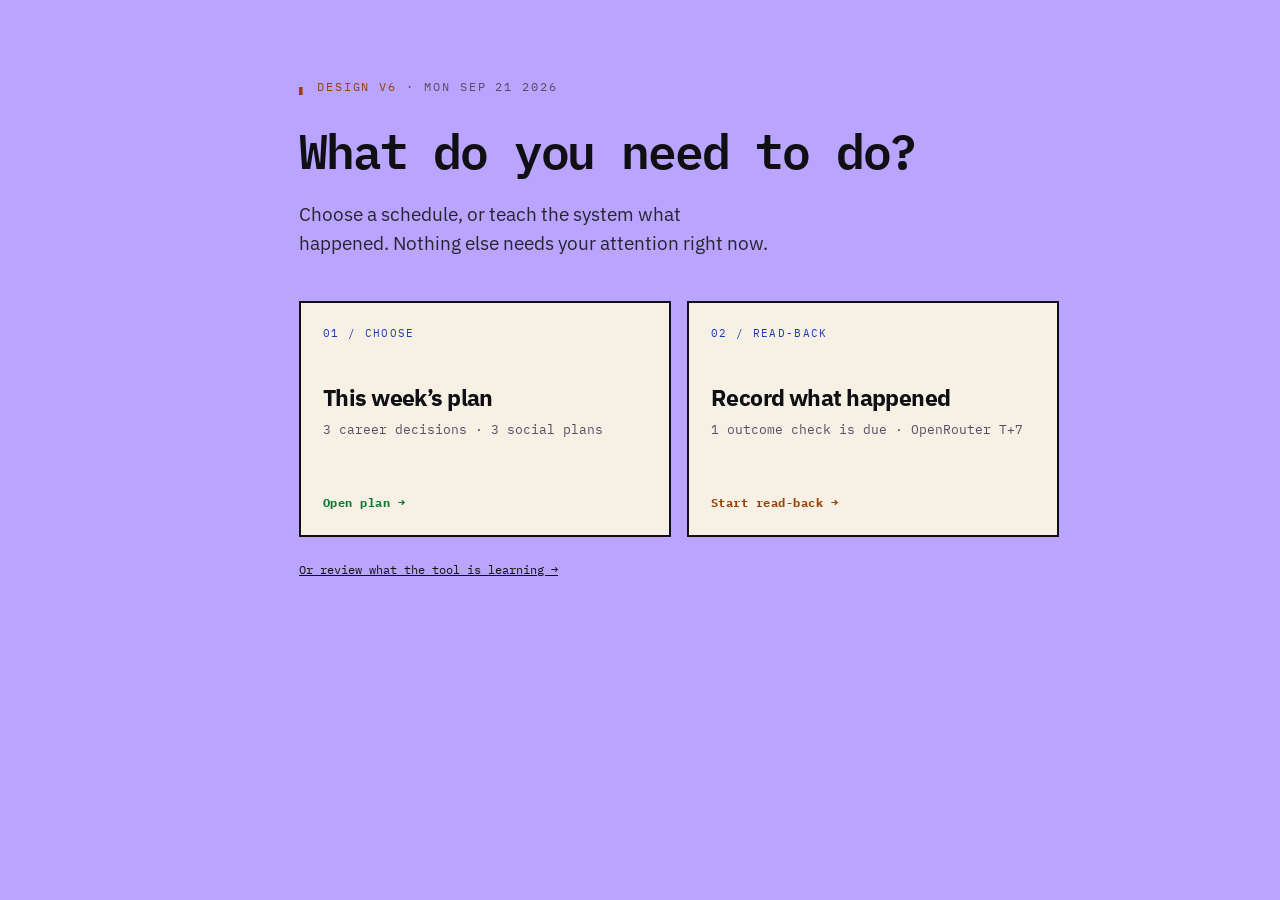
<file: design_v10.html>
<!doctype html>
<html lang="en">
<head>
<meta charset="utf-8">
<meta name="viewport" content="width=device-width,initial-scale=1">
<title>Skip or Go</title>
<link rel="preconnect" href="https://fonts.googleapis.com">
<link rel="preconnect" href="https://fonts.gstatic.com" crossorigin>
<link rel="stylesheet" href="https://fonts.googleapis.com/css2?family=IBM+Plex+Mono:wght@400;500;600&family=IBM+Plex+Sans:wght@400;500;600&display=swap">
<style>
  /* =====================================================================
     AWS Builder Center is the real reference: builder.aws.com is a LIGHT
     system — white ground, near-black hairline-bordered cards, Amazon-
     Ember-style sans body copy, and a Duospace monospace used ONLY for
     code-flavored accents ("if building:", "#hashtag" labels), never for
     body text. Near-black shows up inside specific image/icon panels, not
     as the page chrome. IBM Plex Mono/Sans stand in for the (proprietary)
     AmazonEmberDuospace/Amazon Ember pairing, matching that same division
     of labour. The BART palette stays (that's the product's own signage
     language, independent of AWS's own blue/purple accent), but on a
     light ground a fully-saturated hue fails text contrast, so each BART
     colour gets an "ink" (darkened, AA-safe as text) and "tint" (very
     light, AA-safe as a fill) variant. Decorative, non-text uses — a 3px
     accent bar, a small filled pip, a countdown-pill fill — keep the
     bright hue; text/labels use the ink variant; soft callout boxes use
     the tint. The event-DETAIL screen is the one place that stays dark —
     that's Partiful's borrowed language, not AWS's, and the brief frames
     it as a separate screen on purpose. Its dark palette overrides live
     in the .detail block below, using the SAME variable names, so every
     shared component (risk lines, factor chips, the unblock callout)
     renders correctly in whichever theme it appears in without a second
     copy of its rules. */
  :root{
    color-scheme:light;
    /* Cypherpunk variation: electric lavender replaces TypeUI's lime. The
       background is intentionally assertive, but the reading surfaces stay
       warm and quiet — this is a decision tool, not a security dashboard. */
    --ground:#B9A4FF; --surface:#F7F0E4; --surface-2:#E7DBFF;
    --line:#101014; --line-soft:#2D2936;
    --text:#101014; --muted:#282530; --dim:#554F64;
    --ink:#101014;
    /* BART line colors — the Bay's own signage palette. Bright = decorative
       (bars, pips, fills). *-text = darkened, AA-safe as text on light.
       *-bg / *-border = very light tint + mid border for soft callouts. */
    --go:#00B94F; --part:#FFC400; --block:#E4002B; --data:#2956D9; --cond:#F58025;
    --go-text:#0C7A34; --part-text:#6F5200; --block-text:#B4001F; --data-text:#1E3EAE; --cond-text:#9A4107;
    --go-bg:#E4F7EC; --part-bg:#FFF6DB; --block-bg:#FBE4E7; --data-bg:#E3F3FA; --cond-bg:#FDEBDD;
    --go-border:#B8E6C8; --part-border:#F5DE9A; --block-border:#F0B8C0; --data-border:#B9E0F0; --cond-border:#F5C89A;
    --mono:"IBM Plex Mono",ui-monospace,SFMono-Regular,Menlo,monospace;
    --sans:"IBM Plex Sans",system-ui,-apple-system,"Segoe UI",sans-serif;
    --rail:66px;
  }
  *{box-sizing:border-box}
  html{scroll-behavior:smooth}
  body{margin:0;background:var(--ground);color:var(--text);font-family:var(--sans);
    font-size:15px;line-height:1.55;-webkit-font-smoothing:antialiased}
  a{color:inherit}
  :where(a,button,input,textarea,summary,[tabindex]):focus-visible{
    outline:2px solid var(--data-text);outline-offset:2px;border-radius:2px}
  .vh{position:absolute;width:1px;height:1px;margin:-1px;padding:0;overflow:hidden;
    clip-path:inset(50%);white-space:nowrap}
  .skip-link{position:fixed;top:-60px;left:8px;z-index:20;background:var(--data);color:var(--ink);
    font-family:var(--mono);font-size:12px;padding:9px 14px;border-radius:4px;text-decoration:none}
  .skip-link:focus-visible{top:8px}

  /* ---------- rail — exists to carry state badges ---------- */
  .rail{
    position:fixed;inset-block:0;left:0;width:var(--rail);background:var(--surface);
    border-right:1px solid var(--line);display:flex;flex-direction:column;align-items:center;
    padding-block:18px;gap:4px;z-index:5}
  .mark{font-family:var(--mono);font-size:15px;font-weight:600;color:var(--data-text);
    letter-spacing:-.05em;margin-bottom:14px;user-select:none}
  .rail a{position:relative;width:46px;height:44px;display:grid;place-items:center;border-radius:4px;
    color:var(--dim);text-decoration:none;border-left:2px solid transparent}
  .rail a:hover{color:var(--muted);background:var(--surface-2)}
  .rail a.on{color:var(--data-text);border-left-color:var(--data);background:var(--surface-2)}
  .rail svg{width:19px;height:19px;fill:none;stroke:currentColor;stroke-width:1.6;stroke-linecap:square}
  .rail .badge{position:absolute;top:4px;right:3px;min-width:15px;height:15px;padding:0 3px;
    border-radius:8px;background:var(--cond);color:var(--ink);font-family:var(--mono);
    font-size:9.5px;font-weight:600;display:grid;place-items:center;line-height:1;
    box-shadow:0 0 0 2px var(--surface)}
  .rail .tip{position:absolute;left:54px;white-space:nowrap;background:var(--text);
    border:1px solid var(--text);padding:3px 8px;border-radius:4px;font-family:var(--mono);
    font-size:11px;color:var(--ground);opacity:0;pointer-events:none;transition:opacity .12s;z-index:2}
  .rail a:hover .tip,.rail a:focus-visible .tip{opacity:1}

  .wrap{max-width:1240px;margin:0 auto;padding:40px 26px 80px;margin-left:var(--rail)}

  /* ---------- header ---------- */
  .eyebrow{font-family:var(--mono);font-size:11px;letter-spacing:.16em;text-transform:uppercase;
    color:var(--dim);display:flex;gap:9px;align-items:center;flex-wrap:wrap}
  .eyebrow .tag{color:var(--cond-text)}
  h1{font-family:var(--mono);font-weight:600;font-size:clamp(27px,4.6vw,38px);margin:13px 0 0;
    letter-spacing:-.02em;text-wrap:balance}
  .thesis{font-size:clamp(16px,2.3vw,18.5px);color:var(--muted);max-width:60ch;margin:13px 0 0;
    text-wrap:balance}
  .thesis em{color:var(--text);font-style:normal;font-weight:500}

  /* ---------- status: only things she would act on ---------- */
  .status{margin-top:30px;display:grid;grid-template-columns:repeat(auto-fit,minmax(196px,1fr));
    gap:1px;background:var(--line);border:1px solid var(--line);border-radius:4px;overflow:hidden}
  .cell{background:var(--surface);padding:13px 15px}
  .cell .k{font-family:var(--mono);font-size:10px;letter-spacing:.14em;text-transform:uppercase;color:var(--dim)}
  .cell .v{font-family:var(--mono);font-size:14.5px;font-weight:500;margin-top:5px;font-variant-numeric:tabular-nums}
  .cell .v small{display:block;font-family:var(--sans);font-size:12.5px;color:var(--muted);font-weight:400}
  .v.attn{color:var(--cond-text)} .v.ok{color:var(--go-text)}
  .slots{display:inline-flex;gap:4px;margin-left:8px;vertical-align:2px}
  .slot{width:20px;height:7px;border-radius:1px;background:var(--line-soft);display:inline-block}
  .slot.used{background:var(--go)}

  h2{font-family:var(--mono);font-size:11.5px;font-weight:600;letter-spacing:.16em;
    text-transform:uppercase;color:var(--dim);margin:52px 0 0;scroll-margin-top:24px}
  h2 .n{color:var(--dim);opacity:.55;margin-left:7px}
  .lede{color:var(--muted);max-width:68ch;margin:10px 0 0;font-size:14px}

  /* ---------- verdict stack — never a card grid ---------- */
  .stack{display:flex;flex-direction:column;margin-top:10px}
  .row{display:grid;grid-template-columns:112px 1fr auto;gap:20px;align-items:start;
    padding-block:21px;border-bottom:1px solid var(--line-soft)}
  .row:first-child{border-top:1px solid var(--line-soft)}
  .verdict{font-family:var(--mono);font-weight:600;font-size:12.5px;letter-spacing:.1em;
    padding:5px 0 5px 12px;border-left:3px solid var(--dim);color:var(--dim)}
  .verdict small{display:block;font-size:9.5px;letter-spacing:.08em;color:var(--dim);
    font-weight:400;margin-top:3px;text-transform:none}
  .v-go{border-left-color:var(--go);color:var(--go-text)}
  .v-part{border-left-color:var(--part);color:var(--part-text)}
  /* go_if: orange AND interrupted — the verdict is broken by a condition.
     Distinguishable without color. */
  .v-goif{color:var(--cond-text);border-left:0;position:relative;padding-left:12px}
  .v-goif::before{content:"";position:absolute;left:0;top:2px;bottom:2px;width:3px;
    background:repeating-linear-gradient(to bottom,var(--cond) 0 5px,transparent 5px 10px)}
  .v-skip{border-left-color:var(--line);color:var(--dim)}
  .v-block{border-left-color:var(--block);color:var(--block-text)}

  .title{font-weight:600;font-size:16.5px;line-height:1.3;margin:0;text-wrap:balance}
  .title a{text-decoration:none;border-bottom:1px solid transparent}
  .title a:hover{border-bottom-color:var(--data-text);color:var(--data-text)}
  .row.muted .title{color:var(--muted);font-weight:500}
  .meta{font-family:var(--mono);font-size:11.5px;color:var(--dim);margin-top:6px;
    display:flex;flex-wrap:wrap;gap:4px 9px;align-items:center}
  .meta i{font-style:normal;color:var(--line);user-select:none}
  .src{border:1px solid var(--line);border-radius:4px;padding:0 5px;font-size:10px;
    letter-spacing:.07em;text-transform:uppercase}
  .reason{margin:10px 0 0;color:var(--text);max-width:62ch;font-size:14.5px}
  .row.muted .reason{color:var(--muted)}
  .reason b{color:var(--text);font-weight:600}
  /* the unblocking condition reads as an ACTION, not a caveat */
  .unblock{margin:11px 0 0;display:block;
    border:1px dashed var(--cond-border);background:var(--cond-bg);border-radius:4px;padding:8px 12px;
    font-family:var(--mono);font-size:12px;color:var(--cond-text);max-width:60ch;line-height:1.5}
  .unblock b{font-weight:600;letter-spacing:.06em;margin-right:9px}
  .risk{margin:8px 0 0;font-family:var(--mono);font-size:11.5px;color:var(--part-text);max-width:62ch;line-height:1.55}
  .risk::before{content:"\25B2 ";font-size:9px;vertical-align:1px}
  .flag{margin:8px 0 0;font-family:var(--mono);font-size:11.5px;color:var(--dim);max-width:64ch;
    line-height:1.55;border-left:2px solid var(--line);padding-left:10px}
  .factors{display:flex;flex-wrap:wrap;gap:6px;margin-top:12px}
  .f{font-family:var(--mono);font-size:10.5px;letter-spacing:.04em;border:1px solid var(--line);
    border-radius:4px;padding:3px 7px;color:var(--dim);background:var(--surface);white-space:nowrap}
  .f b{font-weight:500;color:var(--muted)}
  .f.pos{border-color:var(--go-border);color:var(--go-text);background:var(--go-bg)}
  .f.pos b{color:var(--go-text)}
  .f.neg{border-color:var(--block-border);color:var(--block-text);background:var(--block-bg)}
  .f.neg b{color:var(--block-text)}
  .f.rec{border-style:dashed;border-color:var(--dim);color:var(--muted)}
  .pcol{text-align:right;font-family:var(--mono);min-width:76px}
  .p{font-size:25px;font-weight:600;letter-spacing:-.02em;font-variant-numeric:tabular-nums;line-height:1.1}
  .row.muted .p{color:var(--dim)}
  .plabel{font-size:9px;letter-spacing:.11em;text-transform:uppercase;color:var(--dim);margin-top:3px}
  .locked{font-size:9px;color:var(--data-text);letter-spacing:.05em;margin-top:6px}

  /* ---------- skip collapse ---------- */
  .fold{margin-top:22px;border:1px solid var(--line);border-radius:4px;background:var(--surface)}
  .fold-btn{width:100%;display:flex;gap:14px;align-items:center;justify-content:space-between;
    background:none;border:0;color:inherit;text-align:left;padding:16px 18px;cursor:pointer;
    font-family:var(--sans);font-size:14.5px;min-height:44px}
  .fold-btn .n{font-family:var(--mono);font-weight:600;color:var(--muted);font-size:15px}
  .fold-btn .why{color:var(--muted);font-family:var(--mono);font-size:11.5px;letter-spacing:.04em}
  .fold-btn .chev{font-family:var(--mono);font-size:11px;color:var(--dim);white-space:nowrap}
  .fold-btn:hover{background:var(--surface-2)}
  .fold-body{border-top:1px solid var(--line);padding:4px 18px 10px}
  .fold-body[hidden]{display:none}
  .sk{display:grid;grid-template-columns:78px 1fr auto;gap:14px;align-items:baseline;
    padding-block:10px;border-bottom:1px solid var(--line-soft);font-size:13.5px}
  .sk:last-child{border-bottom:0}
  .sk .d{font-family:var(--mono);font-size:11px;color:var(--dim)}
  .sk .t{color:var(--muted);min-width:0;overflow-wrap:anywhere}
  .sk .r{font-family:var(--mono);font-size:10.5px;color:var(--dim);letter-spacing:.06em;text-align:right}

  /* ---------- one honest line, never 59 rows ---------- */
  .suppressed{margin-top:14px;font-family:var(--mono);font-size:12px;color:var(--dim);
    line-height:1.7;border-left:2px solid var(--line);padding-left:12px;max-width:74ch}
  .suppressed b{color:var(--muted);font-weight:500}

  /* ---------- panels ---------- */
  .panel{margin-top:12px;border:1px solid var(--line);border-radius:4px;background:var(--surface);padding:18px 20px}
  .counts{font-family:var(--mono);font-size:11.5px;color:var(--dim);letter-spacing:.03em;line-height:1.75;margin:0}
  .counts b{color:var(--muted);font-weight:500}

  /* ---------- pending hypotheses ---------- */
  .hyp{display:grid;grid-template-columns:1fr 130px;gap:18px;align-items:start;
    padding-block:16px;border-bottom:1px solid var(--line-soft)}
  .hyp:last-of-type{border-bottom:0}
  .hyp p{margin:0;font-size:14.5px;color:var(--text);max-width:64ch;line-height:1.5}
  .hyp .ev{margin-top:7px;font-family:var(--mono);font-size:11px;color:var(--dim);line-height:1.6;max-width:64ch}
  .support{text-align:right;font-family:var(--mono)}
  .pips{display:inline-flex;gap:4px}
  .pip{width:16px;height:6px;border-radius:1px;background:var(--line-soft);
    border:1px solid var(--line-soft)}
  .pip.on{background:var(--data-text);border-color:var(--data-text)}
  .support .c{font-size:11px;color:var(--dim);letter-spacing:.08em;margin-top:6px}
  .support .c b{color:var(--muted);font-weight:500}
  .support .act{font-size:10px;letter-spacing:.08em;margin-top:4px}
  .frozen{margin-top:18px;padding-top:15px;border-top:1px solid var(--line);
    font-family:var(--mono);font-size:11.5px;color:var(--dim);line-height:1.75;max-width:74ch}
  .frozen b{color:var(--muted);font-weight:500}

  /* ---------- read-back: two panes that must not merge ---------- */
  .say label{font-family:var(--mono);font-size:10px;letter-spacing:.14em;text-transform:uppercase;
    color:var(--dim);display:block}
  .say textarea{width:100%;margin-top:9px;min-height:96px;resize:vertical;background:var(--ground);
    border:1px solid var(--line);border-radius:4px;color:var(--text);font-family:var(--sans);
    font-size:15px;line-height:1.6;padding:12px 13px}
  .say textarea::placeholder{color:var(--dim)}
  .say textarea:focus-visible{outline:2px solid var(--data-text);outline-offset:-1px;border-color:var(--data-text)}
  .say-bar{display:flex;gap:10px;flex-wrap:wrap;margin-top:10px;align-items:center}
  /* AWS's own primary CTA ("Join now"): near-black fill, white text, 4px
     radius, compact — not a chunky pill. That shape is reserved for the
     Partiful-borrowed detail screen. */
  .btn{background:var(--ink);border:1px solid var(--ink);border-radius:4px;color:#fff;
    font-family:var(--sans);font-size:13.5px;font-weight:500;letter-spacing:0;
    padding:11px 20px;cursor:pointer;min-height:44px}
  .btn:hover{background:#232B35;border-color:#232B35}
  .btn.ghost{background:var(--ground);border:1px solid var(--line);color:var(--muted);font-weight:400}
  .btn.ghost:hover{background:var(--surface-2);color:var(--text)}

  .panes{display:grid;grid-template-columns:1fr 1fr;gap:26px;margin-top:22px;align-items:start}
  .panes[hidden]{display:none}
  .pane-h{font-family:var(--mono);font-size:11px;letter-spacing:.14em;text-transform:uppercase;
    display:flex;align-items:center;gap:8px}
  .pane-sub{font-family:var(--mono);font-size:11px;color:var(--dim);margin:7px 0 12px;line-height:1.6;max-width:42ch}

  /* Recorded — a solid ledger. Flush, filled, editable. */
  .recorded .pane-h{color:var(--go-text)}
  .rec-list{border:1px solid var(--line);border-radius:4px;background:var(--surface);overflow:hidden}
  .rec{display:grid;grid-template-columns:118px 1fr;gap:12px;align-items:center;padding:10px 13px;
    border-bottom:1px solid var(--line-soft)}
  .rec:last-child{border-bottom:0}
  .rec .k{font-family:var(--mono);font-size:10.5px;color:var(--dim);letter-spacing:.04em;overflow-wrap:anywhere}
  .rec input{width:100%;background:var(--ground);border:1px solid var(--line);border-radius:4px;
    color:var(--text);font-family:var(--mono);font-size:12.5px;padding:7px 9px;min-height:34px}
  .rec input:focus-visible{outline:2px solid var(--go-text);outline-offset:-1px;border-color:var(--go-text)}
  .rec .ro{font-family:var(--mono);font-size:12px;color:var(--muted)}
  .rec-foot{font-family:var(--mono);font-size:11px;color:var(--go-text);margin:10px 0 0;line-height:1.6}

  /* Suspected — a different kind of object: unfilled, hatched, offset, no control. */
  .suspected{padding-left:18px}
  .suspected .pane-h{color:var(--cond-text)}
  .sus{position:relative;margin-bottom:14px;padding:13px 15px;border:1px dashed var(--cond-border);
    border-radius:4px;color:var(--muted);font-size:14px;line-height:1.5;
    background-image:repeating-linear-gradient(135deg,rgba(245,128,37,.09) 0 2px,transparent 2px 9px)}
  .sus q{quotes:none;color:var(--text)}
  .sus .src-note{display:block;font-family:var(--mono);font-size:10.5px;color:var(--dim);margin-top:9px;line-height:1.6}
  .sus .ctr{display:inline-block;font-family:var(--mono);font-size:10px;letter-spacing:.1em;
    color:var(--cond-text);border:1px solid var(--cond-border);border-radius:4px;padding:2px 6px;margin-top:10px}
  .no-approve{font-family:var(--mono);font-size:11px;color:var(--dim);line-height:1.7;margin:0}

  /* ---------- calibration container, honest empty state ---------- */
  .empty{border:1px dashed var(--line);border-radius:4px;padding:20px;margin-top:12px}
  .empty .big{font-family:var(--mono);font-size:22px;font-weight:600;color:var(--muted);
    letter-spacing:-.01em;font-variant-numeric:tabular-nums}
  .empty .big span{color:var(--dim);font-size:14px;font-weight:400;letter-spacing:.06em}
  .ghost-rows{margin-top:16px;display:flex;flex-direction:column;gap:7px}
  .ghost-row{height:10px;border-radius:1px;background:repeating-linear-gradient(90deg,
    var(--line-soft) 0 22px,transparent 22px 30px)}
  .ghost-row.real{background:var(--data-text);width:11%}

  .principles{margin-top:56px;border-top:1px solid var(--line);padding-top:24px;
    display:grid;grid-template-columns:repeat(auto-fit,minmax(215px,1fr));gap:20px 28px}
  .principles p{margin:0;font-family:var(--mono);font-size:12px;line-height:1.65;color:var(--muted)}
  .principles p::before{content:"";display:block;width:16px;height:2px;background:var(--data-text);margin-bottom:8px}
  .foot{margin-top:30px;font-family:var(--mono);font-size:10.5px;color:var(--dim);line-height:1.8;max-width:78ch}

  /* ---------- Cypherpunk experiment: the weekly system ----------
     Lavender is the field. Warm paper panels contain the actual reading. This
     gives the state machine a more personal, technical character without
     turning every SKIP into a threat. The event-detail screen below deliberately
     opts out: it is still the separate, Partiful-borrowed dark mode. */
  .week{min-height:100vh;background:var(--ground)}
  body:not(.on-detail) .rail{border-right-width:2px;background:var(--surface)}
  body:not(.on-detail) .rail a{border-radius:0}
  body:not(.on-detail) .rail a.on{border-left-width:4px;background:var(--surface-2)}
  .week .eyebrow .tag{display:inline-block;background:var(--ink);color:var(--ground);padding:2px 6px}
  .week h1{letter-spacing:-.04em}
  .week h2{display:table;background:var(--ink);color:var(--surface);padding:4px 7px;margin-top:54px}
  .week h2 .n{color:var(--ground);opacity:1}
  .week .status{gap:2px;border-width:2px;border-radius:0}
  .week .cell{background:var(--surface)}
  /* One paper stack, never a grid of paper cards: the decision remains a
     continuous queue, but its text no longer has to compete with the field. */
  .week .stack{background:var(--surface);border:2px solid var(--line);padding-inline:16px}
  .week .row{border-bottom-width:2px}
  .week .row:first-child{border-top-width:2px}
  .week .fold,.week .panel,.week .rec-list,.week .empty{border-width:2px;border-radius:0}
  .week .fold-btn:hover{background:var(--surface-2)}
  .week .src,.week .f,.week .unblock,.week .sus,.week .sus .ctr,
  .week .say textarea,.week .rec input{border-radius:0}
  .week .src,.week .f{border-width:1px}
  .week .btn{border-radius:0;font-family:var(--mono);font-size:12px;letter-spacing:.04em}
  .week .btn.ghost{border-width:2px}
  .week .pip{border-radius:0}
  .week .principles{border-top-width:2px}
  .week .principles p::before{width:24px;height:3px;background:var(--ink)}
  .readback-page .say{max-width:860px}
  .readback-due{display:flex;align-items:center;justify-content:space-between;gap:16px;
    padding:12px 14px;margin-bottom:20px;border:2px solid var(--ink);background:var(--surface-2)}
  .readback-due .due-k{font-family:var(--mono);font-size:10px;letter-spacing:.12em;color:var(--cond-text)}
  .readback-due strong{display:block;margin-top:2px;font-size:15px}.readback-due span:last-child{font-family:var(--mono);font-size:11px;color:var(--dim)}

  /* ---------- v5 information architecture ---------- */
  .home{display:none;min-height:100vh;background:var(--ground);padding:40px 26px 80px;margin-left:var(--rail)}
  .home-inner{max-width:900px;margin:0 auto;padding-top:38px}
  .home h1{margin-top:16px;font-size:clamp(32px,5vw,48px);letter-spacing:-.045em}
  .home .thesis{font-size:19px;max-width:52ch}
  .home-actions{display:grid;grid-template-columns:1fr 1fr;gap:16px;margin-top:42px;max-width:760px}
  .home-action{min-height:236px;border:2px solid var(--ink);background:var(--surface);color:var(--text);
    text-decoration:none;padding:22px;display:flex;flex-direction:column;align-items:flex-start}
  .home-action:hover{background:var(--surface-2)}
  .home-action .action-k{font-family:var(--mono);font-size:11px;letter-spacing:.12em;color:var(--data-text)}
  .home-action strong{font-size:23px;line-height:1.16;margin-top:42px;letter-spacing:-.025em}
  .home-action span:not(.action-k){font-family:var(--mono);font-size:11px;color:var(--dim);margin-top:9px;line-height:1.5}
  .home-action b{font-family:var(--mono);font-size:12px;letter-spacing:.04em;margin-top:auto}
  .choose-action b{color:var(--go-text)} .readback-action b{color:var(--cond-text)}
  .learn-link{display:inline-block;margin-top:24px;color:var(--text);font-family:var(--mono);font-size:12px}
  .week-picker{margin-top:30px;border:2px solid var(--ink);background:var(--surface);display:flex;
    align-items:stretch;width:max-content;max-width:100%;font-family:var(--mono)}
  .week-picker>div{padding:8px 20px;display:grid;gap:0;min-width:160px;border-inline:2px solid var(--ink)}
  .picker-k{font-size:9px;letter-spacing:.14em;color:var(--dim)}
  .week-picker strong{font-size:14px;line-height:1.3}.week-picker small{font-size:10px;color:var(--dim)}
  .week-arrow{appearance:none;border:0;background:var(--ink);color:var(--surface);width:42px;font:600 16px var(--mono);cursor:pointer}
  .week-arrow:hover{background:#2D2936}
  .week-jump{appearance:none;border:0;border-left:2px solid var(--ink);background:var(--surface);color:var(--dim);
    font:11px var(--mono);padding-inline:14px;cursor:pointer}
  .week-jump:hover,.week-jump.on{background:var(--surface-2);color:var(--text);font-weight:600}
  .week-picker + h2{margin-top:30px}
  /* The choose queue answers exactly four questions: verdict, what, when, why.
     Everything else is held for the detail page. */
  .choose-page .status{display:none}
  .choose-page .row{grid-template-columns:112px 1fr;gap:20px;padding-block:18px}
  .choose-page .row .meta,.choose-page .row .factors,.choose-page .row .risk,
  .choose-page .row .flag,.choose-page .row .pcol{display:none}
  .choose-page .row .reason{margin-top:5px;font-size:14px;max-width:65ch}
  .choose-page .title{font-size:18px}
  .choose-page .fold{margin-top:16px}.choose-page .suppressed{display:none}
  .choose-page .v-skip{border-left-color:var(--line)}
  /* v5 keeps the planning page intentionally legible at a glance. The
     calendar answers "when?" before the queue asks "should I?". Career
     events, social plans, and set-asides share one row language, but never
     pretend to have the same purpose. */
  .legacy-choose{display:none}
  .v5-plan{max-width:900px}
  .plan-calendar{margin-top:30px;border:2px solid var(--ink);background:var(--surface);max-width:760px}
  .calendar-top{display:flex;align-items:center;justify-content:space-between;gap:12px;padding:13px 15px;border-bottom:2px solid var(--ink)}
  .calendar-top strong{font-family:var(--mono);font-size:15px;letter-spacing:-.02em}
  .calendar-arrow{appearance:none;width:34px;height:30px;border:1px solid var(--ink);background:var(--surface);font:600 15px var(--mono);cursor:pointer}
  .calendar-arrow:hover{background:var(--surface-2)}
  .week-options{display:grid;grid-template-columns:repeat(3,1fr)}
  .week-choice{appearance:none;min-height:75px;border:0;border-right:1px solid var(--line);background:var(--surface);padding:11px 13px;text-align:left;color:var(--text);cursor:pointer}
  .week-choice:last-child{border-right:0}.week-choice:hover,.week-choice.on{background:var(--surface-2)}
  .week-choice.on{box-shadow:inset 0 -4px 0 var(--data-text)}
  .week-choice span,.date-jump label{display:block;font:10px var(--mono);letter-spacing:.11em;color:var(--dim)}
  .week-choice strong{display:block;margin-top:4px;font:600 13px var(--mono);letter-spacing:-.03em}
  .date-jump{display:flex;align-items:center;gap:10px;border-top:1px solid var(--line);padding:10px 13px}
  .date-jump input{border:1px solid var(--ink);background:var(--surface);padding:7px 9px;font:12px var(--mono);color:var(--text)}
  .date-jump p{margin:0 0 0 auto;font-size:12px;color:var(--dim);max-width:36ch;line-height:1.35}
  .v5-plan h2{margin-top:38px}
  .section-note{font-family:var(--mono);font-size:11px;color:var(--dim);margin:10px 0 0;line-height:1.6;max-width:75ch}
  .plan-stack{margin-top:12px;border:2px solid var(--ink);background:var(--surface);padding-inline:16px}
  .plan-row{display:grid;grid-template-columns:112px 1fr auto;gap:20px;padding:18px 0;border-bottom:2px solid var(--line-soft)}
  .plan-row:first-child{border-top:2px solid var(--line-soft)}.plan-row:last-child{border-bottom:0}
  .plan-label{font:600 12px var(--mono);letter-spacing:.1em;padding:5px 0 5px 12px;border-left:3px solid var(--line);color:var(--dim)}
  .plan-label.go{border-color:var(--go);color:var(--go-text)}.plan-label.part{border-color:var(--part);color:var(--part-text)}
  .plan-label.social{border-color:var(--data);color:var(--data-text)}.plan-label.skip{border-color:var(--line);color:var(--dim)}
  .plan-title{font-size:18px;line-height:1.25;font-weight:600;margin:0}.plan-title a{text-decoration:none}.plan-title a:hover{color:var(--data-text);text-decoration:underline;text-underline-offset:3px}
  .plan-meta{font:11px var(--mono);color:var(--dim);margin-top:5px}.plan-reason{font-size:14px;margin:5px 0 0;color:var(--muted);max-width:65ch}
  .plan-score{font-family:var(--mono);text-align:right;min-width:56px;padding-top:2px}.plan-score b{display:block;font-size:22px;line-height:1;color:var(--text);letter-spacing:-.06em}.plan-score span{display:block;margin-top:5px;font-size:9px;letter-spacing:.1em;color:var(--dim)}
  .plan-score.go b{color:var(--go-text)}.plan-score.part b{color:var(--part-text)}
  .social-band{margin-top:40px;background:var(--surface-2);border:2px solid var(--ink);padding:0 16px 16px}.social-band h2{margin-top:0;transform:translateY(-1px)}
  .social-band .plan-stack{margin-top:12px;border-color:var(--ink)}
  .social-band .plan-row{border-color:var(--line-soft)}
  .social-band .plan-title{font-size:17px}.social-band .plan-reason{color:var(--muted)}
  .set-aside{margin-top:40px}.set-aside .plan-title{font-size:16px;font-weight:500}.set-aside .plan-row{padding-block:15px}
  .set-aside .plan-reason{font-size:13.5px}
  .learning-intro{max-width:72ch;margin-top:10px;padding:14px 16px;background:var(--surface-2);border-left:4px solid var(--data-text);font-size:14px;color:var(--muted)}
  .about-page{max-width:880px}.about-page .panel{max-width:860px}.about-page h3{font:600 16px var(--mono);letter-spacing:-.03em;margin:0}.about-page .panel p{max-width:70ch;color:var(--muted)}
  .loop{display:grid;grid-template-columns:repeat(4,1fr);gap:2px;background:var(--ink);border:2px solid var(--ink);margin-top:16px}.loop div{background:var(--surface);padding:15px;min-height:115px}.loop b{display:block;font:600 11px var(--mono);letter-spacing:.1em;color:var(--data-text)}.loop span{display:block;margin-top:8px;font-size:13px;line-height:1.4;color:var(--muted)}
  /* v7: reading text is deliberately larger than system labels. The small
     mono treatment is reserved for metadata, never the explanation itself. */
  body{font-size:16px}.eyebrow{font-size:12px}.section-note{font-size:13.5px}.plan-meta{font-size:12.5px}.plan-reason{font-size:15.5px;line-height:1.5}.learning-intro{font-size:15.5px;line-height:1.55}.counts{font-size:12.5px}.week-choice span,.date-jump label{font-size:10.5px}.week-choice strong{font-size:14px}.home-action span:not(.action-k){font-size:12.5px}.foot,.hyp .ev,.support .c{font-size:12px}
  .rail-toggle{appearance:none;border:0;background:transparent;color:var(--dim);font:600 16px var(--mono);width:46px;height:34px;cursor:pointer;margin-bottom:8px}.rail-toggle:hover{background:var(--surface-2);color:var(--text)}.nav-name{display:none;font:12px var(--mono);letter-spacing:.04em;white-space:nowrap}.mark-full{display:none}
  body.rail-open{--rail:218px}body.rail-open .rail{align-items:stretch;padding-inline:10px}body.rail-open .mark{padding:0 8px;margin-bottom:8px}.rail-open .mark-short{display:none}.rail-open .mark-full{display:inline}.rail-open .rail a{width:auto;grid-template-columns:24px 1fr;justify-content:start;padding-inline:10px;gap:10px}.rail-open .nav-name{display:block}.rail-open .rail .badge{right:10px}.rail-open .rail .tip{display:none}
  /* The right column is a week rail, not a dashboard card. It belongs to the
     lavender field and gives the empty desktop space a quiet editorial job. */
  .plan-body{display:grid;grid-template-columns:minmax(0,1fr) 300px;gap:48px;align-items:start}.week-glance{position:sticky;top:38px;margin-top:36px;border-left:3px solid var(--ink);padding:4px 0 0 22px;min-height:430px}.week-glance h3{font:600 11px var(--mono);letter-spacing:.14em;margin:0;color:var(--data-text)}.glance-date{font:600 clamp(27px,3vw,38px)/1 var(--mono);letter-spacing:-.07em;margin:18px 0 30px;color:var(--text);max-width:7ch}.glance-list{list-style:none;padding:0;margin:0}.glance-list li{padding:15px 0;border-top:1px solid rgba(16,16,20,.6);font-size:15px;line-height:1.4;color:var(--muted)}.glance-list b{display:block;font:600 12px var(--mono);letter-spacing:.08em;color:var(--text);margin-bottom:5px}.glance-link{display:inline-block;margin-top:26px;font:600 12px var(--mono);color:var(--data-text);text-decoration-thickness:1px;text-underline-offset:4px}
  /* Learning is a reading surface. Constrain the line length and establish a
     consistent cadence between evidence, calibration, and reflection. */
  .learn-page{max-width:940px}.learn-page h2{margin-top:36px}.learn-page .panel{margin-top:14px}.learn-page .learning-intro{margin-top:14px;margin-bottom:22px}.learn-page .hyp{padding-block:20px}.learn-page .hyp p{font-size:15.5px;line-height:1.55}.learn-page .hyp .ev{font-size:12.5px;line-height:1.65;margin-top:9px}.learn-page .principles{margin-top:42px;padding-top:22px}.learn-page .foot{margin-top:24px}.learn-page + .learn-page{margin-top:36px}
  /* v9: the header is also an intake surface. Source coverage stays visible
     and a one-off link can enter the same scoring path without changing page. */
  .choose-head{display:grid;grid-template-columns:minmax(0,1fr) 320px;gap:32px;align-items:end}.source-line{display:flex;gap:7px;flex-wrap:wrap;margin-top:17px;font:12px var(--mono);color:var(--dim)}.source-line b{color:var(--text);font-weight:600}.source-line span{padding-left:8px;border-left:1px solid var(--line-soft)}
  .link-intake{border-left:3px solid var(--data-text);padding:4px 0 4px 15px}.link-intake label{display:block;font:600 11px var(--mono);letter-spacing:.12em;color:var(--data-text)}.link-intake p{font-size:13px;line-height:1.4;color:var(--muted);margin:6px 0 10px}.intake-row{display:flex;gap:7px}.intake-row input{min-width:0;flex:1;border:1px solid var(--ink);background:var(--surface);font:12px var(--mono);padding:9px 10px;color:var(--text)}.intake-row button{border:1px solid var(--ink);background:var(--ink);color:var(--surface);font:600 11px var(--mono);padding:9px 11px;cursor:pointer}.intake-row button:hover{background:var(--data-text)}.intake-status{font:12px var(--mono);color:var(--go-text);min-height:18px;margin:7px 0 0}
  /* A calendar tape makes the chosen week feel like a physical object, rather
     than a conventional form control. The black selected block is unmistakable
     while adjacent weeks remain available at a glance. */
  .plan-calendar{margin-top:36px;max-width:100%;border:0;background:transparent;font-family:var(--mono)}.calendar-top{max-width:830px;border-bottom:2px solid var(--ink);padding:0 0 9px;display:grid;grid-template-columns:42px 1fr 42px;align-items:center}.calendar-top strong{font-size:clamp(24px,3vw,34px);letter-spacing:-.07em}.calendar-top strong::before{content:"CALENDAR / ";font-size:10px;letter-spacing:.12em;color:var(--dim);vertical-align:middle}.calendar-arrow{width:32px;height:32px;border:1px solid var(--ink);background:var(--surface);color:var(--ink)}.week-options{max-width:830px;display:grid;grid-template-columns:1fr 1.25fr 1fr;gap:0;margin-top:14px;border-top:1px solid var(--line-soft);border-bottom:1px solid var(--line-soft)}.week-choice{min-height:82px;padding:14px 15px;border:0;border-right:1px solid var(--line-soft);background:transparent}.week-choice:last-child{border-right:0}.week-choice:hover{background:var(--surface-2)}.week-choice.on{background:var(--ink);color:var(--surface);box-shadow:none}.week-choice.on span{color:var(--ground)}.week-choice.on strong{color:var(--surface);font-size:17px}.date-jump{max-width:830px;border-top:0;padding:12px 0 0}.date-jump p{font-size:13px;color:var(--muted)}.date-jump input{background:var(--surface);border:1px solid var(--ink)}
  /* Social plans remain a distinct intent, but no longer sit in a second box. */
  .social-band{background:transparent;border:0;padding:0;margin-top:42px}.social-band h2{margin-top:0;transform:none}.social-band .plan-stack{border-color:var(--ink)}
  /* Make the right rail a calendar, not a count summary: it shows the actual
     moments that make up the selected week. */
  .week-glance{min-height:620px}.week-glance h3{color:var(--data-text)}.glance-date{margin-bottom:25px}.glance-list li{position:relative;padding:14px 0 14px 18px}.glance-list li::before{content:"";position:absolute;left:0;top:20px;width:7px;height:7px;background:var(--data-text)}.glance-list li:nth-child(2)::before{background:var(--go)}.glance-list li:nth-child(3)::before{background:var(--part)}.glance-list b{font-size:11px}.glance-list .glance-time{color:var(--dim);font-size:12px}
  /* v10 calendar: an in-product week navigator with no browser-native date UI. */
  .plan-calendar{position:relative;max-width:900px;margin-top:36px}.calendar-top{max-width:none;grid-template-columns:1fr auto;gap:14px;padding-bottom:12px}.calendar-top .calendar-k{font:11px var(--mono);letter-spacing:.13em;color:var(--dim);align-self:end}.calendar-top strong{grid-column:1;font-size:clamp(30px,4vw,44px);line-height:.9}.calendar-top strong::before{display:none}.calendar-top>div{grid-column:2;grid-row:1 / span 2;display:flex;gap:6px;align-self:center}.calendar-arrow{display:grid;place-items:center;width:40px;height:40px;background:transparent}.calendar-arrow:hover{background:var(--ink);color:var(--surface)}.week-options{max-width:none;grid-template-columns:1fr 2.2fr 1fr;margin-top:18px;border:1px solid var(--ink);background:var(--surface)}.week-choice{min-height:130px;padding:15px 17px;text-align:left}.week-choice.edge{display:flex;flex-direction:column;justify-content:center;background:var(--surface);color:var(--text)}.week-choice.edge:hover{background:var(--surface-2)}.week-choice.on{padding:14px 18px;background:var(--ink)}.week-choice.on strong{font-size:21px;letter-spacing:-.055em}.week-days{display:grid;grid-template-columns:repeat(7,1fr);gap:3px;margin-top:14px;font-style:normal}.week-days b{font:10px var(--mono);color:var(--ground);text-align:center}.week-days em{display:block;font:600 15px var(--mono);color:var(--surface);margin-top:3px}.calendar-footer{display:flex;align-items:center;justify-content:space-between;gap:18px;max-width:none;padding:13px 0 0}.calendar-footer p{margin:0;font-size:13px;color:var(--muted)}.jump-trigger{appearance:none;border:0;background:transparent;padding:0;color:var(--data-text);font:600 12px var(--mono);text-decoration:underline;text-underline-offset:4px;cursor:pointer}.jump-trigger span{font-size:16px;margin-left:4px}.calendar-picker{position:absolute;z-index:4;top:100%;left:0;width:min(430px,100%);margin-top:14px;padding:18px;border:2px solid var(--ink);background:var(--surface);box-shadow:8px 8px 0 var(--ink)}.picker-head{display:flex;justify-content:space-between;align-items:center;font:600 14px var(--mono);letter-spacing:-.03em;padding-bottom:13px;border-bottom:1px solid var(--line)}.picker-head button{border:0;background:none;font:27px/1 var(--mono);cursor:pointer}.picker-days,.picker-grid{display:grid;grid-template-columns:repeat(7,1fr);text-align:center}.picker-days{margin-top:13px;font:10px var(--mono);color:var(--dim)}.picker-grid{gap:4px;margin-top:9px}.picker-grid button{appearance:none;aspect-ratio:1;border:0;background:transparent;color:var(--text);font:600 13px var(--mono);cursor:pointer}.picker-grid button:hover{background:var(--surface-2)}.picker-grid button.picked{background:var(--data-text);color:#fff}.calendar-picker p{font-size:12px;color:var(--dim);margin:13px 0 0}
  body.page-home .home{display:block}
  body.page-home .week,body.page-home .rail{display:none}
  body.page-choose .readback-page,body.page-choose .learn-page,body.page-choose .about-page{display:none}
  body.page-readback .choose-page,body.page-readback .learn-page,body.page-readback .about-page{display:none}
  body.page-learn .choose-page,body.page-learn .readback-page,body.page-learn .about-page{display:none}
  body.page-about .choose-page,body.page-about .readback-page,body.page-about .learn-page{display:none}
  body.on-detail .home{display:none}

  /* ================= DETAIL SCREEN — same system, tighter focus =================
     Partiful's useful contribution was the single-event concentration, not the
     dark skin. The sheet below is therefore the same lavender field and warm
     paper used by Choose / Read-back, just at a more deliberate scale. */
  .detail{
    --ground:#B9A4FF; --surface:#F7F0E4; --surface-2:#E7DBFF;
    --line:#101014; --line-soft:#2D2936;--text:#101014;--muted:#282530;--dim:#554F64;
    --ink:#101014;--go-text:#0C7A34;--part-text:#6F5200;--block-text:#B4001F;--data-text:#1E3EAE;--cond-text:#9A4107;
    --go-bg:#E4F7EC;--part-bg:#FFF6DB;--block-bg:#FBE4E7;--data-bg:#E3F3FA;--cond-bg:#FDEBDD;
    --go-border:#B8E6C8;--part-border:#F5DE9A;--block-border:#F0B8C0;--data-border:#B9E0F0;--cond-border:#F5C89A;
    color-scheme:light;background:var(--ground);color:var(--text);
    display:none;min-height:100vh;position:relative;isolation:isolate}
  body.on-detail{background:#B9A4FF}
  body.on-detail .detail{display:block}
  body.on-detail .week,body.on-detail .rail{display:none}
  .glow{display:none}
  .sheet{max-width:740px;margin:32px auto 80px;padding:24px 28px 46px;background:var(--surface);border:2px solid var(--ink)}
  .back{display:inline-flex;align-items:center;gap:8px;font-family:var(--mono);font-size:11.5px;
    letter-spacing:.08em;color:var(--surface);background:var(--ink);text-decoration:none;padding:8px 10px;min-height:40px}
  .back:hover{background:#2D2936;color:var(--surface)}
  .d-eyebrow{margin-top:24px;display:flex;gap:8px;justify-content:flex-start;flex-wrap:wrap;
    font-family:var(--mono);font-size:10.5px;letter-spacing:.12em;text-transform:uppercase;color:var(--dim)}
  .d-title{font-family:var(--mono);font-weight:600;font-size:clamp(26px,6.4vw,40px);line-height:1.12;
    letter-spacing:-.025em;text-align:left;margin:16px 0 0;text-wrap:balance;overflow-wrap:anywhere}
  /* The route lands focus on the heading for screen readers; it is not a control. */
  .d-title:focus{outline:none}
  .d-when{text-align:left;margin-top:22px;font-family:var(--mono)}
  .d-when .day{font-size:clamp(20px,4.6vw,27px);font-weight:600;letter-spacing:-.01em}
  .d-when .hrs{font-size:clamp(20px,4.6vw,27px);font-weight:400;color:var(--muted);letter-spacing:-.01em}
  .d-where{text-align:left;margin-top:9px;font-family:var(--mono);font-size:12.5px;color:var(--dim);line-height:1.7}
  .d-where b{color:var(--muted);font-weight:400}

  /* the verdict card — decision leads, probability demoted */
  .d-verdict{margin-top:30px;border:2px solid var(--line);border-radius:0;background:var(--surface-2);
    padding:20px 22px;display:grid;grid-template-columns:1fr auto;gap:18px;align-items:start}
  .d-verdict .lab{font-family:var(--mono);font-size:19px;font-weight:600;letter-spacing:.06em}
  .d-verdict .sub{font-family:var(--mono);font-size:10.5px;letter-spacing:.1em;color:var(--dim);margin-top:5px}
  .d-verdict .txt{margin:12px 0 0;font-size:15px;color:var(--text);max-width:52ch}
  .d-p{text-align:right;font-family:var(--mono);min-width:82px}
  .d-p .n{font-size:27px;font-weight:600;font-variant-numeric:tabular-nums;letter-spacing:-.02em;
    transition:color .18s}
  .d-p .l{font-size:9px;letter-spacing:.11em;text-transform:uppercase;color:var(--dim);margin-top:3px}
  .d-p .delta{font-size:10.5px;letter-spacing:.05em;margin-top:6px;min-height:14px}
  .delta.up{color:var(--go)} .delta.down{color:var(--part)}

  /* the big chunky pills */
  .pills{display:grid;grid-template-columns:1fr 1fr;gap:12px;margin-top:26px}
  .pill{appearance:none;border:2px solid var(--line);background:var(--surface);color:var(--text);
    font-family:var(--mono);font-size:15px;font-weight:600;letter-spacing:.04em;
    border-radius:0;padding:18px 16px;min-height:62px;cursor:pointer;transition:background .15s,border-color .15s}
  .pill:hover{background:var(--surface-2)}
  .pill.want[aria-pressed="true"]{background:var(--go-bg);border-color:var(--go);color:var(--go-text)}
  .pill.pass[aria-pressed="true"]{background:var(--ink);border-color:var(--ink);color:var(--surface)}
  .pill .s{display:block;font-size:10px;font-weight:400;letter-spacing:.08em;color:var(--dim);margin-top:5px}
  .pill[aria-pressed="true"] .s{color:inherit;opacity:.72}

  /* ---------- the context strip: three taps, one gesture ---------- */
  .ctx{margin-top:22px;border:2px solid var(--go-border);border-radius:0;background:var(--go-bg);padding:18px 20px}
  .ctx[hidden]{display:none}
  .ctx h3{margin:0;font-family:var(--mono);font-size:11px;letter-spacing:.14em;text-transform:uppercase;
    color:var(--go-text);font-weight:600}
  .ctx .note{font-family:var(--mono);font-size:11px;color:var(--dim);margin:8px 0 0;line-height:1.65;max-width:52ch}
  .qs{display:flex;flex-direction:column;gap:10px;margin-top:16px}
  .q{display:flex;gap:12px;align-items:center;justify-content:space-between;flex-wrap:wrap}
  .q .lab{font-size:14.5px;color:var(--text);padding:0;min-width:0}
  .seg{display:inline-flex;border:1px solid var(--line);border-radius:0;overflow:hidden;background:var(--surface)}
  .seg label{position:relative;font-family:var(--mono);font-size:12.5px;letter-spacing:.06em;
    color:var(--muted);padding:0 18px;min-height:44px;display:grid;place-items:center;cursor:pointer}
  .seg input{position:absolute;opacity:0;width:1px;height:1px}
  .seg label:has(input:checked){background:var(--go);color:#04180C;font-weight:600}
  .seg label:has(input:focus-visible){outline:2px solid var(--data);outline-offset:-2px}
  .seg label:hover:not(:has(input:checked)){background:var(--surface-2);color:var(--text)}
  .recomputed{margin:16px 0 0;font-family:var(--mono);font-size:12px;color:var(--muted);
    line-height:1.7;border-top:1px solid #16311F;padding-top:13px;min-height:22px}
  .recomputed b{color:var(--text);font-weight:500}
  .recomputed .rec-unweighted{color:var(--cond)}

  .passed{margin-top:22px;border:2px solid var(--line);border-radius:0;background:var(--surface-2);
    padding:18px 20px;font-size:14.5px;color:var(--muted);line-height:1.6}
  .passed[hidden]{display:none}
  .passed b{color:var(--text);font-weight:600}
  .passed .alt{display:block;margin-top:12px;font-family:var(--mono);font-size:11.5px;color:var(--dim);line-height:1.7}
  .gatebox{margin-top:14px;font-family:var(--mono);font-size:11.5px;color:var(--dim);line-height:1.7}
  .gatebox button{background:none;border:1px solid var(--line);border-radius:2px;color:var(--muted);
    font-family:var(--mono);font-size:11.5px;padding:9px 12px;min-height:40px;cursor:pointer;margin-top:8px}
  .gatebox button:hover{background:var(--surface-2);color:var(--text)}

  .d-why{margin-top:28px}
  .d-why h3{font-family:var(--mono);font-size:10.5px;letter-spacing:.14em;text-transform:uppercase;
    color:var(--dim);margin:0 0 12px;font-weight:600}
  .d-raw{font-family:var(--mono);font-size:11px;color:var(--dim);line-height:1.8;margin:14px 0 0;
    overflow-wrap:anywhere;border-left:2px solid var(--line);padding-left:11px}
  .d-out{margin-top:26px;text-align:center}
  .d-out a{font-family:var(--mono);font-size:12px;color:var(--data);letter-spacing:.06em;
    display:inline-block;padding:12px;min-height:44px}

  @media (max-width:820px){
    .panes{grid-template-columns:1fr;gap:30px}
    .suspected{padding-left:0}
  }
  @media (max-width:760px){
    .rail{position:static;width:auto;flex-direction:row;inset:auto;border-right:0;
      border-bottom:1px solid var(--line);padding:8px 10px;justify-content:flex-start;gap:2px;
      overflow-x:auto}
    .mark{margin:0 10px 0 0;align-self:center}
    .rail a{border-left:0;border-bottom:2px solid transparent;height:40px;flex:0 0 auto}
    .rail a.on{border-left-color:transparent;border-bottom-color:var(--data)}
    .rail .tip{display:none}
    body.rail-open{--rail:66px}.rail-toggle{display:none}.nav-name,.mark-full{display:none!important}.mark-short{display:inline!important}
    .wrap{margin-left:0;padding:26px 16px 70px}
    .row{grid-template-columns:1fr;gap:12px}
    .pcol{text-align:left;display:flex;gap:10px;align-items:baseline}
    .plabel,.locked{margin-top:0}
    .hyp{grid-template-columns:1fr;gap:12px}
    .support{text-align:left}
    .sk{grid-template-columns:1fr;gap:3px}
    .sk .r{text-align:left}
    .rec{grid-template-columns:1fr;gap:5px}
    .d-verdict{grid-template-columns:1fr}
    .d-p{text-align:left;display:flex;gap:10px;align-items:baseline;flex-wrap:wrap}
    .d-p .l,.d-p .delta{margin-top:0}
    .sheet{padding:16px 16px 80px}
    .q{align-items:flex-start;flex-direction:column;gap:8px}
    .seg{width:100%}
    .seg label{flex:1 1 0}
    .home{margin-left:0;padding:26px 16px 70px}.home-inner{padding-top:8px}
    .home-actions{grid-template-columns:1fr;margin-top:30px}.home-action{min-height:180px}
    .plan-row{grid-template-columns:78px 1fr;gap:13px}.plan-score{grid-column:2;text-align:left;display:flex;gap:8px;align-items:baseline;padding-top:0}.plan-score span{margin:0}
    .loop{grid-template-columns:1fr 1fr}.date-jump{align-items:flex-start;flex-wrap:wrap}.date-jump p{margin:0;flex-basis:100%}
    .plan-body{display:block}.week-glance{position:static;margin-top:26px;min-height:0;border-left-width:3px}.glance-date{max-width:none;margin:13px 0 20px}
    .choose-head{grid-template-columns:1fr;gap:20px}.plan-calendar,.calendar-top,.week-options,.date-jump{max-width:none}.calendar-top strong{font-size:25px}.week-choice{padding:12px 9px}.week-choice.on strong{font-size:14px}.date-jump{gap:8px}.link-intake{max-width:520px}
    .week-options{grid-template-columns:1fr}.week-choice.edge{display:none}.week-choice.on{min-height:115px}.calendar-footer{align-items:flex-start;flex-direction:column;gap:8px}.calendar-top strong{font-size:32px}.calendar-picker{width:100%}
    .week-picker{width:100%;flex-wrap:wrap}.week-picker>div{min-width:0;flex:1}
    .week-jump{min-height:42px;flex:1 1 50%;border-top:2px solid var(--ink);border-left:0}
  }
  @media (prefers-reduced-motion:reduce){
    html{scroll-behavior:auto}
    *{animation:none!important;transition:none!important}
  }
</style>
</head>
<body class="rail-open">
<a class="skip-link" href="#content">Skip to this week's verdicts</a>

<nav class="rail" aria-label="Sections">
  <div class="mark" aria-label="Skip or Go"><span class="mark-short">S/G</span><span class="mark-full">SKIP / GO</span></div>
  <button class="rail-toggle" type="button" id="railToggle" aria-label="Collapse navigation" aria-expanded="true">☰</button>
  <a href="#/choose" class="on" data-route="choose"><svg viewBox="0 0 20 20" aria-hidden="true"><rect x="2.5" y="4" width="15" height="13"/><path d="M2.5 8h15M6.5 2v3M13.5 2v3"/><rect x="5.5" y="11" width="3" height="3" fill="currentColor" stroke="none"/></svg>
    <span class="vh">Choose</span><span class="nav-name">Choose</span><span class="tip" aria-hidden="true">Choose</span></a>
  <a href="#/readback" data-route="readback"><svg viewBox="0 0 20 20" aria-hidden="true"><path d="M3 4.5h14v9H8l-4 3.5V13.5H3z"/><path d="M6.5 8h7M6.5 10.5h4"/></svg>
    <span class="badge" aria-hidden="true">1</span><span class="vh">Read-back — 1 due</span>
    <span class="nav-name">Read-back</span><span class="tip" aria-hidden="true">Read-back · 1 due</span></a>
  <a href="#/learn" data-route="learn"><svg viewBox="0 0 20 20" aria-hidden="true"><path d="M10 2.5a5 5 0 0 0-3 9v2h6v-2a5 5 0 0 0-3-9z"/><path d="M8 17h4"/></svg>
    <span class="badge" aria-hidden="true">5</span><span class="vh">Learn</span>
    <span class="nav-name">Learn</span><span class="tip" aria-hidden="true">Learn · 5 open</span></a>
  <a href="#/about" data-route="about"><svg viewBox="0 0 20 20" aria-hidden="true"><circle cx="10" cy="10" r="7.5"/><path d="M10 9v5M10 6.2v.1"/></svg>
    <span class="vh">Why this exists</span><span class="nav-name">Why this exists</span><span class="tip" aria-hidden="true">Why this exists</span></a>
</nav>

<main class="home" id="home" aria-label="Skip or Go home">
  <div class="home-inner">
    <div class="eyebrow"><span class="tag">&#9622; DESIGN v6</span><span>&middot;</span><span>Mon Sep 21 2026</span></div>
    <h1>What do you need to do?</h1>
    <p class="thesis">Choose a schedule, or teach the system what happened. Nothing else needs your attention right now.</p>
    <div class="home-actions">
      <a class="home-action choose-action" href="#/choose"><span class="action-k">01 / CHOOSE</span><strong>This week&rsquo;s plan</strong><span>3 career decisions &middot; 3 social plans</span><b>Open plan &rarr;</b></a>
      <a class="home-action readback-action" href="#/readback"><span class="action-k">02 / READ-BACK</span><strong>Record what happened</strong><span>1 outcome check is due &middot; OpenRouter T+7</span><b>Start read-back &rarr;</b></a>
    </div>
    <a class="learn-link" href="#/learn">Or review what the tool is learning &rarr;</a>
  </div>
</main>

<div class="week">
<div class="wrap">

<section class="choose-page page">
  <div class="v5-plan">
    <header class="choose-head">
      <div><div class="eyebrow"><span class="tag">&#9622; CHOOSE</span><span>&middot;</span><span>Plan by week</span></div>
      <h1>Choose your week</h1>
      <p class="thesis">Is this event for someone like me, or am I <em>watching someone else&rsquo;s event?</em></p>
      <p class="source-line"><b>SOURCES</b><span>Luma</span><span>Partiful</span><span>CampusGroups</span></p></div>
      <form class="link-intake" id="linkIntake"><label for="eventLink">SCORE ONE LINK</label><p>Paste a Luma, Partiful, CampusGroups, or any activity link.</p><div class="intake-row"><input id="eventLink" type="url" inputmode="url" placeholder="https://…" aria-describedby="intakeStatus"><button type="submit">Score →</button></div><p class="intake-status" id="intakeStatus" aria-live="polite"></p></form>
    </header>

    <section class="plan-calendar" aria-label="Plan week browser">
      <div class="calendar-top"><span class="calendar-k">TIME WINDOW / 2026</span><strong>September</strong><div><button class="calendar-arrow" id="prevWeekControl" type="button" aria-label="Previous saved week">&larr;</button><button class="calendar-arrow" id="nextWeekControl" type="button" aria-label="Next saved week">&rarr;</button></div></div>
      <div class="week-options" role="group" aria-label="Nearby weeks">
        <button class="week-choice edge" type="button" data-v6-week="last"><span>PREVIOUS</span><strong>Sep 14 &ndash; 20</strong></button>
        <button class="week-choice on" type="button" data-v6-week="current"><span>SELECTED WEEK / 39</span><strong>Sep 21 &ndash; 27</strong><i class="week-days" aria-hidden="true"><b>M<em>21</em></b><b>T<em>22</em></b><b>W<em>23</em></b><b>T<em>24</em></b><b>F<em>25</em></b><b>S<em>26</em></b><b>S<em>27</em></b></i></button>
        <button class="week-choice edge" type="button" data-v6-week="next"><span>NEXT</span><strong>Sep 28 &ndash; Oct 4</strong></button>
      </div>
      <div class="calendar-footer"><button id="jumpWeek" class="jump-trigger" type="button" aria-expanded="false" aria-controls="calendarPicker">Browse any date <span>↗</span></button><p id="v5Chosen">This week, Monday Sep 21 &ndash; Sunday Sep 27</p></div>
      <div class="calendar-picker" id="calendarPicker" hidden><div class="picker-head"><span>SEPTEMBER 2026</span><button type="button" id="closePicker" aria-label="Close date picker">×</button></div><div class="picker-days" aria-hidden="true"><span>M</span><span>T</span><span>W</span><span>T</span><span>F</span><span>S</span><span>S</span></div><div class="picker-grid" role="group" aria-label="September 2026"><button type="button" data-v6-week="last">14</button><button type="button" data-v6-week="last">15</button><button type="button" data-v6-week="last">16</button><button type="button" data-v6-week="last">17</button><button type="button" data-v6-week="last">18</button><button type="button" data-v6-week="last">19</button><button type="button" data-v6-week="last">20</button><button type="button" class="picked" data-v6-week="current">21</button><button type="button" data-v6-week="current">22</button><button type="button" data-v6-week="current">23</button><button type="button" data-v6-week="current">24</button><button type="button" data-v6-week="current">25</button><button type="button" data-v6-week="current">26</button><button type="button" data-v6-week="current">27</button><button type="button" data-v6-week="next">28</button><button type="button" data-v6-week="next">29</button><button type="button" data-v6-week="next">30</button><button type="button" data-v6-week="next">1</button><button type="button" data-v6-week="next">2</button><button type="button" data-v6-week="next">3</button><button type="button" data-v6-week="next">4</button></div><p>Weeks with a saved scan are selectable.</p></div>
    </section>

    <div class="plan-body"><div class="decision-column">
    <h2 id="careerHeading">Career / professional <span class="n">3 decisions</span></h2>
    <p class="section-note">These are the only events that get a verdict and, when attended, an outcome check.</p>
    <div class="plan-stack" id="careerStack">
      <article class="plan-row"><div class="plan-label go">GO</div><div><h3 class="plan-title"><a href="#/e/cc-sf">Claude Code Workshop with Provectus</a></h3><div class="plan-meta">MON SEP 21 &middot; 13:00 &middot; SAN FRANCISCO</div><p class="plan-reason">You would be doing the thing, not watching it. The RSVP is closed, so treat this as one workshop decision with the duplicate listing below it.</p></div><div class="plan-score go"><b>0.40</b><span>SCORE</span></div></article>
      <article class="plan-row"><div class="plan-label go">GO</div><div><h3 class="plan-title"><a href="#/e/cw-sf">Claude Workshop with Provectus</a></h3><div class="plan-meta">MON SEP 21 &middot; 13:00 &middot; SAN FRANCISCO</div><p class="plan-reason">Same host, same time, same opportunity. It should not consume a second place in your head.</p></div><div class="plan-score go"><b>0.40</b><span>SCORE</span></div></article>
      <article class="plan-row"><div class="plan-label part">PART</div><div><h3 class="plan-title"><a href="#/e/waymo">-1 to Waymo with Dmitri Dolgov</a></h3><div class="plan-meta">MON SEP 21 &middot; 14:30 &middot; SAN FRANCISCO</div><p class="plan-reason">The room is relevant; the talk is spectator. Go for the twenty minutes after it ends, not the programme.</p></div><div class="plan-score part"><b>0.17</b><span>SCORE</span></div></article>
    </div>

    <section class="social-band" id="socialSection" aria-labelledby="social-title">
      <h2 id="social-title">Social / cohort <span class="n">for the group</span></h2>
      <p class="section-note">These are plans for fun, belonging, and showing up. They are not career bets, so there is no score and no read-back.</p>
      <div class="plan-stack" id="socialStack">
        <article class="plan-row"><div class="plan-label social">SOCIAL</div><div><h3 class="plan-title"><a href="https://haas.campusgroups.com/rsvp_boot?id=2251308" target="_blank" rel="noreferrer">EWMBAA East Bay Fall Social</a></h3><div class="plan-meta">SAT SEP 26 &middot; 18:00 &middot; EMERYVILLE</div><p class="plan-reason">For your cohort on a Saturday night. Put it on the plan if you want the group time; nothing needs to be proved afterward.</p></div></article>
        <article class="plan-row"><div class="plan-label social">SOCIAL</div><div><h3 class="plan-title"><a href="https://haas.campusgroups.com/rsvp_boot?id=2251366" target="_blank" rel="noreferrer">ABC Mid-Autumn Festival Picnic</a></h3><div class="plan-meta">THU SEP 24 &middot; 16:30 &middot; BAY AREA</div><p class="plan-reason">A community plan, not a networking calculation.</p></div></article>
        <article class="plan-row"><div class="plan-label social">SOCIAL</div><div><h3 class="plan-title"><a href="https://haas.campusgroups.com/rsvp_boot?id=2251350" target="_blank" rel="noreferrer">FTMBA Alumni Mixer</a></h3><div class="plan-meta">SAT SEP 26 &middot; 17:00 &middot; BAY AREA</div><p class="plan-reason">Go only if the group energy sounds good. No contact target, no follow-up ledger.</p></div></article>
      </div>
    </section>

    <section class="set-aside" id="asideSection" aria-labelledby="aside-title">
      <h2 id="asideHeading">Set aside <span class="n">12 professional events</span></h2>
      <p class="section-note">A decision has already been made. The two social listings are above as group plans; every remaining professional event stays visible here, with its reason and link.</p>
      <div class="plan-stack" id="asideStack">
        <article class="plan-row"><div class="plan-label skip">SKIP</div><div><h3 class="plan-title"><a href="https://lu.ma/5cewfkx1" target="_blank" rel="noreferrer">Codex Community Meetup &mdash; San Francisco</a></h3><div class="plan-meta">TUE SEP 22 &middot; 18:00</div><p class="plan-reason">Below the bar: participant room, on-target people, but 394 RSVPs dilute the chance of a useful conversation.</p></div></article>
        <article class="plan-row"><div class="plan-label skip">SKIP</div><div><h3 class="plan-title"><a href="https://haas.campusgroups.com/rsvp_boot?id=2251378" target="_blank" rel="noreferrer">Speak with Nnamdi Iregbulem, Partner at Lightspeed Ventures</a></h3><div class="plan-meta">WED SEP 23 &middot; 16:30</div><p class="plan-reason">Spectator format. The seniority of the speaker does not make the room participatory.</p></div></article>
        <article class="plan-row"><div class="plan-label skip">SKIP</div><div><h3 class="plan-title"><a href="https://haas.campusgroups.com/rsvp_boot?id=2251379" target="_blank" rel="noreferrer">Alumni Chat with Matt Friend, former CFO of Nike</a></h3><div class="plan-meta">THU SEP 24 &middot; 13:30 &middot; HAAS</div><p class="plan-reason">Spectator format. Interesting is not enough to take a limited professional slot.</p></div></article>
        <article class="plan-row"><div class="plan-label skip">SKIP</div><div><h3 class="plan-title"><a href="https://lu.ma/claude-av7h" target="_blank" rel="noreferrer">New York | Building with Claude: AI for Impact &amp; Climate</a></h3><div class="plan-meta">TUE SEP 22 &middot; 09:30</div><p class="plan-reason">Quota full. The listing also lacks location data, so it was incorrectly allowed to compete for a Bay Area slot.</p></div></article>
      </div>
    </section>
    </div><aside class="week-glance" aria-label="Selected week"><h3>SELECTED WEEK</h3><p class="glance-date" id="glanceDate">Sep 21 &ndash; 27</p><ul class="glance-list" id="glanceList"><li><b>3 CAREER DECISIONS</b>Scores and outcome checks</li><li><b>3 SOCIAL PLANS</b>No score, no read-back</li><li><b>1 READ-BACK DUE</b>OpenRouter &middot; T+7</li></ul><a class="glance-link" href="#/readback">Open read-back &rarr;</a></aside></div>
  </div>

  <div class="legacy-choose">
  <header>
    <div class="eyebrow"><span class="tag">&#9622; CHOOSE</span><span>&middot;</span>
      <span>Mon Sep 21 2026</span><span>&middot;</span><span>phase: build</span><span>&middot;</span>
      <span>scan 07:40 UTC</span></div>
    <h1>Choose your week</h1>
    <p class="thesis">Make the schedule small enough to keep. Open an event only when you want the evidence behind its verdict.</p>
  </header>

  <section class="status" aria-label="Status">
    <div class="cell"><div class="k">slots left</div>
      <div class="v ok">2 of 2<span class="slots" aria-hidden="true"><i class="slot"></i><i class="slot"></i></span>
      <small>phase: build</small></div></div>
    <div class="cell"><div class="k">next commitment</div>
      <div class="v">&mdash;<small>nothing confirmed</small></div></div>
    <div class="cell"><div class="k">rsvp closing</div>
      <div class="v attn">closed<small>both Monday workshops sold out</small></div></div>
    <div class="cell"><div class="k">outcome checks due</div>
      <div class="v attn" id="checks">1<small>OpenRouter, T+7 Fri Sep 25</small></div></div>
  </section>

  <div class="week-picker" aria-label="Choose a week">
    <button type="button" class="week-arrow" id="prevWeek" aria-label="Previous week">&larr;</button>
    <div><span class="picker-k">PLAN</span><strong id="weekLabel">This week</strong><small id="weekRange">Sep 21 &ndash; 27</small></div>
    <button type="button" class="week-arrow" id="nextWeek" aria-label="Next week">&rarr;</button>
    <button type="button" class="week-jump on" data-week="current">This week</button>
    <button type="button" class="week-jump" data-week="next">Next week</button>
  </div>

  <h2 id="content" tabindex="-1">This week &mdash; verdicts <span class="n">4 live</span></h2>
  <p class="lede">Monday 21 &ndash; Sunday 27 September. 52 events reached the scorer; four of them
    are decisions. The rest are below, folded.</p>

  <div class="stack" id="stack"></div>

  <h2 id="conditional">Conditional <span class="n">go_if</span></h2>
  <p class="lede">Reachability is a cost, not a gate. An unreachable event is still scored, and
    surfaces if it ranks in the week&rsquo;s top three by value &mdash; a higher bar than an
    ordinary go, not a lower one. <b>No row cleared that bar this week</b>; the nearest real
    candidate on the board is below, and the condition is written as something to do.</p>
  <div class="stack" id="condStack"></div>

  <div class="fold">
    <button class="fold-btn" id="foldBtn" aria-expanded="false" aria-controls="foldBody">
      <span><span class="n">14 skipped</span>
        <span class="why">&nbsp; 11 spectator &middot; 2 below bar &middot; 1 quota full</span></span>
      <span class="chev" aria-hidden="true">show all &darr;</span>
    </button>
    <div class="fold-body" id="foldBody" hidden></div>
  </div>

  <p class="suppressed">
    <b>34 more were suppressed as unreachable</b> &mdash; Barcelona 5, Mumbai 2, Bengaluru 2,
    Miami 2, Sydney, Takamatsu, Ch&iacute;a and 15 others, plus 5 with no location on the listing
    at all. Across the whole 108-event scan that is <b>59 suppressed</b>. They are counted, not
    dropped: an unreachable event can still surface as <b>GO&nbsp;IF</b> when it ranks in the
    week&rsquo;s top three by value.</p>
  </div>
</section>

<section class="learn-page page">
  <h2 id="hypotheses">Your learning queue <span class="n">5 personal patterns</span></h2>
  <p class="learning-intro"><b>This is your personal learning loop.</b> After each professional event, your read-back adds evidence about what works for <em>you</em> &mdash; not a generic user. These are patterns the system is watching, not rules it can use yet. A pattern needs the same claim raised independently across <b>three separate career events</b> before it can propose a change. Social plans do not enter this queue.</p>
  <div class="panel" id="hypPanel"></div>
</section>

<section class="readback-page page">
  <h2 id="readback">Read-back &mdash; what I heard</h2>
  <p class="lede">Describe an event in your own words. There is no form, and there never will be:
    your phrasing is the highest-signal data in the project.</p>

  <div class="panel say">
    <div class="readback-due"><div><span class="due-k">DUE NOW / OUTCOME CHECK</span><strong>OpenRouter &middot; T+7</strong></div><span>Friday Sep 25</span></div>
    <label for="freetext">Tell me what happened</label>
    <textarea id="freetext" placeholder="Enjoyed it. Presentation was weak &mdash; their headline number came from their own traffic. Value came from the room, not the stage. Ivy drove, it was on the way to Yosemite&hellip;"></textarea>
    <div class="say-bar">
      <button class="btn" id="readBtn" type="button">Read it back</button>
      <button class="btn ghost" id="replayBtn" type="button">Replay her Sep 18 entry</button>
    </div>
    <p class="counts" style="margin-top:12px">No model is attached to this page. The read-back
      below is the extraction <b>capture/extract.py</b> produced for the OpenRouter event, recorded
      by hand on Sep&nbsp;21 &mdash; there is no <b>ANTHROPIC_API_KEY</b> in this environment, so
      the live call has never run.</p>

    <div class="panes" id="panes" hidden>
      <div class="recorded">
        <h3 class="pane-h"><span aria-hidden="true">&#9632;</span> Recorded &mdash; facts</h3>
        <p class="pane-sub">What she said about this event. Correct any of it; corrections apply
          immediately, because they are facts.</p>
        <div class="rec-list" id="recList"></div>
        <p class="rec-foot" id="recFoot">&#10003; Written straight to outcomes.json on edit.</p>
      </div>

      <div class="suspected">
        <h3 class="pane-h"><span aria-hidden="true">&#9671;</span> Suspected &mdash; inferences</h3>
        <p class="pane-sub">Patterns this might be evidence for. Not facts, not approvable, and
          deliberately not shaped like the pane on the left.</p>
        <div id="susList"></div>
        <p class="no-approve">There is no approve control here, and its absence is the design.
          A correct fact sitting next to a speculative inference gets the inference rubber-stamped
          along with it &mdash; so the two panes are different objects, not two columns of the
          same card.</p>
      </div>
    </div>
  </div>
</section>

<section class="learn-page page">
  <h2 id="calibration">Calibration &mdash; predicted vs. delivered</h2>
  <p class="lede">The one number in this project that has to be honest.</p>
  <div class="panel">
    <div class="empty">
      <div class="big">1 <span>of ~10 rows. Too few for a rate.</span></div>
      <div class="ghost-rows" aria-hidden="true">
        <div class="ghost-row real"></div>
        <div class="ghost-row"></div><div class="ghost-row"></div><div class="ghost-row"></div>
      </div>
      <p class="counts" style="margin-top:18px">Four events are logged. Only <b>one</b> &mdash;
        OpenRouter, Sep&nbsp;18 &mdash; had a probability written down <b>before</b> it happened
        (0.60 by hand, 0.20 by the tool; ranked 5 of 106). The other three were labelled
        retrospectively on Sep&nbsp;21 and no prediction was ever made for them, so they can grow
        the training set and can never enter the track record. This panel counts <b>n&nbsp;=&nbsp;1</b>,
        not n&nbsp;=&nbsp;4, and stays a container until there is something in it.</p>
    </div>
    <p class="counts" style="margin-top:16px">4 attended &middot; 3 labelled &middot; 1 awaiting
      T+7 on Fri Sep&nbsp;25 &middot; 0 wildcards resolved. Retrospective labels stay marked as
      retrospective forever &mdash; memory favours the memorable.</p>
  </div>

  <h2>Felt vs. delivered &mdash; the reference case</h2>
  <div class="panel">
    <p class="reason" style="max-width:70ch">Haas Founder &amp; Funder Night felt like an
      <b>8</b> and delivered nothing. 200 people, most of them her own class, on a ladder she is
      not climbing. Every structural feature predicted the null: spectator, wrong ladder, high
      cohort saturation, no prior hook.</p>
    <p class="reason" style="max-width:70ch;margin-top:14px">And the event she calls her
      favourite &mdash; the a16z build night &mdash; produced <b>zero contacts</b>. What fired was
      S1 and S3; S1 does not count toward a hit by design. Her best night and her worst night both
      argue against trusting how a room felt.</p>
    <p class="counts" style="margin-top:14px">Sitting with this rather than explaining it away.
      Two more nulls and &ldquo;mixers feel great and deliver nothing&rdquo; stops being an
      impression and starts being a rule.</p>
  </div>

  <div class="principles">
    <p>A prior hook is what makes an event warm for you.</p>
    <p>Scoring picks the room; follow-up is what converts it.</p>
    <p>Watching people instead of watching events &mdash; let me build your watchlist.</p>
    <p>Reasons argue with you. Rules decide for you.</p>
  </div>

  <p class="foot">Coverage: 8 subscribed Luma calendars, Haas CampusGroups, Partiful &mdash; not
    everything in the Bay Area, everything on your calendars. 108 events scored at 07:40 UTC on
    Sep&nbsp;21: 3 go, 8 go-for-part, 38 skip, 59 suppressed.<br>
    The scoring model is a hand-written v0 heuristic, not fitted weights &mdash; at 2&ndash;4 events
    a week a fitted model would be theatre. Every number on this page is read from
    data/events.json, data/outcomes.json, data/pending_hypotheses.json and data/score_summary.json;
    nothing here is invented, and where something is missing it says so.</p>
</section>

<section class="about-page page" aria-labelledby="about-title">
  <div class="eyebrow"><span class="tag">&#9622; WHY THIS EXISTS</span><span>&middot;</span><span>THE METHOD, IN PLAIN VIEW</span></div>
  <h1 id="about-title">A calendar is not the point.</h1>
  <p class="thesis">This is a personal decision system for protecting attention: watch people and rooms with real possibility, not every event that arrives.</p>

  <h2>Vision</h2>
  <div class="panel"><h3>Permission to say no</h3><p>Most event tools optimize for discovery. This one optimizes for a smaller, more deliberate week. It makes the trade-off visible: a room can be interesting and still not be worth one of the limited professional slots.</p></div>

  <h2>Scoring engine</h2>
  <div class="panel"><h3>A transparent v0, not a magic recommendation</h3><p>Each professional event receives a score from its format, whether you can participate, proximity to the people you want to meet, prior hooks, cohort saturation, group context, size, and travel cost. The score leads to a plain verdict: GO, PART, SKIP, or GO IF. Social plans deliberately sit outside this engine.</p><p class="counts">The number is a stated bet, not a claim of certainty. Every event can be opened to inspect the evidence behind it.</p></div>

  <h2>Why read-back matters</h2>
  <div class="loop" aria-label="Self-evolving decision loop"><div><b>01 / CHOOSE</b><span>Score the room before going, while the prediction can still be wrong.</span></div><div><b>02 / ATTEND</b><span>Show up with a reason, not a vague hope of networking.</span></div><div><b>03 / READ-BACK</b><span>Record what actually happened in your own words, at T+0, T+7, and T+30.</span></div><div><b>04 / LEARN</b><span>Let repeated evidence propose changes; a single good night changes nothing.</span></div></div>
  <p class="learning-intro"><b>Read-back is the hinge.</b> Without an outcome record, the score is only taste. Read-back separates facts from inference, protects the calibration record, and lets the system learn from repeated evidence rather than the feeling of one memorable room.</p>
</section>

</div>
</div>

<main class="detail" id="detail" aria-label="Event"></main>

<script>
/* ---------------------------------------------------------------------------
   Every row below is copied from the project's own data files, unchanged:
   data/events.json (scored 2026-09-21T07:40Z), data/outcomes.json,
   data/pending_hypotheses.json, data/score_summary.json.
   The scoring constants mirror score/scorer.py and score/verdicts.py exactly,
   so the context strip's recompute is the real arithmetic, not a mock.
--------------------------------------------------------------------------- */
(function(){
"use strict";

var FORMAT_S3={build_night:2.0,hackathon:2.0,demo_day:1.5,workshop:1.0,
  panel:0.0,fireside:0.0,mixer:0.0,lecture:0.0,"class":0.0};
var TP_POINTS={none:0.0,wrong_ladder:0.0,some:1.0,high:2.0};
var HOOK_MULT={none:1.0,topic:1.2};            /* 'person' is NOT in this map — see below */
var COHORT_MULT={none:1.0,some:0.85,high:0.6};
var COMPANIONS_MULT=1.15, DIVISOR=6.0, MAX_P=0.95;
var GO_BAR=0.30, PART_BAR=0.15, COST_TO_PART=1.5, TRIP_DISCOUNT=1.0;

function sizeMult(n){ if(!n) return 1.0; if(n<=20) return 1.15; if(n<=75) return 1.0;
  if(n<=150) return 0.85; return 0.65; }

function score(e){
  var s3=e.part?(FORMAT_S3[e.fmt]||0):0, s2=TP_POINTS[e.tp]||0;
  var hook=HOOK_MULT[e.hook]!==undefined?HOOK_MULT[e.hook]:1.0;
  var coh=COHORT_MULT[e.cohort]!==undefined?COHORT_MULT[e.cohort]:1.0;
  var comp=e.companions?COMPANIONS_MULT:1.0;
  var v=(s3+s2)*hook*coh*comp*sizeMult(e.size);
  return Math.round(Math.min(MAX_P,v/DIVISOR)*100)/100;
}
function verdictOf(e,p,cost){
  if(!e.reachable) return p>=GO_BAR?"go_if":"suppressed";
  if(p<PART_BAR) return "skip";
  if(p<GO_BAR) return "part";
  return cost>=COST_TO_PART?"part":"go";
}

var EVENTS=[
{id:"cc-sf",url:"https://lu.ma/claude-code-workshop-sf-sept-21",
 name:"Claude Code Workshop with Provectus - San Francisco",
 day:"Mon Sep 21",time:"13:00",end:"17:30",city:"San Francisco",venue:null,bart:6,
 station:"Embarcadero",hosts:["Build with Claude","Provectus"],src:"luma",
 cal:"Claude Workshops",tier:"participant",size:0,fmt:"workshop",part:true,tp:"some",
 hook:"topic",cohort:null,cost:0.5,companions:false,reachable:true,dur:4.5,
 soldout:true,spots:0,approval:true,verdict:"go",p:0.40,
 why:"S3(format=workshop,participant=True)=1.0 | S2(target_proximity=some)=1.0 | ×1.20 prior_hook=topic",
 reason:"You would be <b>doing the thing</b>, not watching it — workshop, and you are eligible to take part. You already use the tool, so you arrive with something to say instead of an opener.",
 risk:"RSVP is closed: sold out, and it required approval anyway. Wanting in and not getting in is not a skip — it records as <b>rejected</b> and never enters a rate.",
 flag:null},

{id:"cw-sf",url:"https://lu.ma/claude-workshop-sf-sept-21",
 name:"Claude Workshop with Provectus - San Francisco",
 day:"Mon Sep 21",time:"13:00",end:"17:30",city:"San Francisco",venue:null,bart:8,
 station:"Embarcadero",hosts:["Build with Claude","Provectus"],src:"luma",
 cal:"Claude Workshops",tier:"participant",size:0,fmt:"workshop",part:true,tp:"some",
 hook:"topic",cohort:null,cost:0.5,companions:false,reachable:true,dur:4.5,
 soldout:true,spots:0,approval:true,verdict:"go",p:0.40,
 why:"S3(format=workshop,participant=True)=1.0 | S2(target_proximity=some)=1.0 | ×1.20 prior_hook=topic",
 reason:"Identical profile to the row above, from the same host, in the same hour.",
 risk:null,
 flag:"Same host, same start, same score, two minutes apart on the walk from Embarcadero. The scorer has no de-duplication rule, so it ranked both and they are eating the week's two slots between them. Treat as one decision until that rule exists."},

{id:"waymo",url:"https://lu.ma/dmitri-waymo-spc",
 name:"-1 to Waymo with Dmitri Dolgov",
 day:"Mon Sep 21",time:"14:30",end:"16:00",city:"San Francisco",venue:null,bart:12,
 station:"Montgomery St.",hosts:["South Park Commons"],src:"luma",
 cal:"South Park Commons",tier:"participant",size:0,fmt:"fireside",part:false,tp:"some",
 hook:"none",cohort:null,cost:0.5,companions:false,reachable:true,dur:1.5,
 soldout:true,spots:0,approval:true,verdict:"part",p:0.17,
 why:"S3(format=fireside,participant=False)=0.0 | S2(target_proximity=some)=1.0",
 reason:"A fireside is a room you sit in. The <b>people</b> are on target, the <b>format</b> gives you nothing to do — so it earns the room and not the programme.",
 risk:"Go for the twenty minutes after it ends, which is the only part that can produce a contact. If you stay for the talk and leave at the applause, you have spent half a block on a podcast.",
 flag:null},

{id:"ewmbaa",url:"https://luma.com/ewmbaa-fall-social",
 name:"EWMBAA East Bay Fall Social",
 day:"Sat Sep 26",time:"18:00",end:"21:00",city:"Emeryville",venue:"Emeryville Public Market",
 bart:16,station:"MacArthur",hosts:["*EWMBA Association (Evening & Weekend)"],src:"campusgroups",
 cal:"Haas CampusGroups",tier:"spectator",size:0,fmt:"mixer",part:false,tp:"some",
 hook:"none",cohort:null,cost:0.5,companions:false,reachable:true,dur:3.0,
 soldout:null,spots:null,approval:null,verdict:"part",p:0.17,
 why:"S3(format=mixer,participant=False)=0.0 | S2(target_proximity=some)=1.0",
 reason:"Your own cohort, on a Saturday night. Real value, and it is <b>S4</b> — which does not count toward a hit by design.",
 risk:"Cohort saturation is unrecorded on this row, so the 0.85 penalty that a room full of your own class should carry has not been applied. The number is probably generous.",
 flag:null}
];

/* Next week is a real, intentionally quiet plan: one partial recommendation
   and six settled skips. The skipped rows stay folded because the schedule is
   the product; the audit trail belongs in the detail / learning views. */
var NEXT_EVENTS=[
{id:"openrouter-oct",url:"https://lu.ma/icar7u2x",name:"How AI Models Learn to Do Real Work",
 day:"Wed Sep 30",time:"17:30",end:"20:30",city:"San Francisco",venue:null,bart:3,
 station:"Montgomery St.",hosts:["OpenRouter"],src:"luma",cal:"OpenRouter Events",tier:"participant",
 size:0,fmt:"panel",part:false,tp:"some",hook:"topic",cohort:"none",cost:0,companions:false,
 reachable:true,dur:3,soldout:false,spots:476,approval:true,verdict:"part",p:0.20,
 why:"S3(format=panel,participant=False)=0.0 | S2(target_proximity=some)=1.0 | ×1.20 prior_hook=topic",
 reason:"The topic and room are relevant; the panel is still spectator. Go for the conversation around it, not the programme.",
 risk:"476 spots already registered. Arrive with a specific OpenRouter question, or this becomes a large-room panel.",flag:null}
];
var NEXT_SKIPS=[
 ["Wed Sep 30","11:00","The Philosopher CEO: Becoming a Wise Leader in the Age of AI","spectator",null],
 ["Wed Sep 30","16:30","Crypto &amp; Venture Capital with Ani Pai","below bar",null],
 ["Wed Sep 30","17:00","Property &amp; Pints","spectator",null],
 ["Thu Oct 1","13:00","IB Chat with Haas alumnus Jeff Chang from Qatalyst","spectator",null],
 ["Fri Oct 2","08:30","The Future of Finance Summit","spectator",null],
 ["Sat Oct 3","10:30","costco hotdog run 🌭","below bar",null]
];

var CONDITIONAL={id:"tenex-sb",url:"https://lu.ma/tenex-claude-code-workshop-south-bay-dec",
 name:"Claude Code Workshop with Tenex - South Bay",
 day:"Tue Dec 8",time:"10:00",end:"13:00",city:"Sunnyvale",venue:null,bart:170,
 station:"Milpitas",hosts:["Sarah Henkel","Tenex Training"],src:"luma",
 cal:"Claude Workshops",tier:"participant",size:0,fmt:null,part:null,tp:null,
 hook:null,cohort:null,cost:2.0,companions:false,reachable:false,dur:3.0,
 soldout:false,spots:80,approval:true,verdict:"go_if",p:null,
 unblock:"Ask Ivy if she is driving south that Tuesday.",
 why:"S3(format=None,participant=None)=0.0 | S2(target_proximity=None)=0.0",
 reason:"Same host, same 80-seat Claude Code workshop as the San Francisco one on Dec&nbsp;9 that the scorer put at <b>0.40</b> — one day earlier, in Sunnyvale. If someone is driving, it is the same event.",
 flag:"This row has never been enriched: format, participant and target_proximity are all null, so it scores 0.00 and cannot rank into the top three that go_if requires. It is shown to design the state, flagged rather than faked. Its probability is blank, not borrowed from its sibling."};

var SKIPS=[
 ["Mon Sep 21","19:00","Yom Kippur Break-the-Fast Potluck","spectator",null],
 ["Tue Sep 22","09:30","New York | Building with Claude: AI for Impact &amp; Climate","quota full",
  "Scored 0.40 as a build night and then lost a slot to the quota — but it is in New York. Its listing carries no coordinates, so the reachability cost never applied and it competed for a Bay Area slot. Reason code is wrong; the outcome happens to be right."],
 ["Tue Sep 22","17:00","Beyond Capitalism Yap &amp; Snacks!","spectator",null],
 ["Tue Sep 22","18:00","Codex Community Meetup - San Francisco","below bar",
  "0.13, just under the 0.15 line. Participant room, on-target people — and 394 RSVPs, which the size penalty cuts by a third."],
 ["Wed Sep 23","14:30","The Future of Tech Policy in CA with Steve Hilton","spectator",null],
 ["Wed Sep 23","16:30","Speak with Nnamdi Iregbulem, Partner at Lightspeed Ventures","spectator",null],
 ["Wed Sep 23","17:00","afore portfolio fall showcase","spectator",null],
 ["Wed Sep 23","17:00","VC 101: Sourcing","spectator",null],
 ["Wed Sep 23","17:45","Story Salon #1 - Fall '26","spectator",null],
 ["Thu Sep 24","13:30","Alumni Chat with Matt Friend, newly former CFO of Nike - Thurs 9/24 at 1:30 in C125 at Haas","spectator",null],
 ["Thu Sep 24","16:30","ABC Mid-Autumn Festival Picnic","spectator",null],
 ["Fri Sep 25","14:00","San Francisco | Claude Meetup - For the Business Moms: The AI Back Office You Didn't Know You Had","below bar",null],
 ["Sat Sep 26","13:00","LAHBA BBQ - First of the Year!","spectator",null],
 ["Sat Sep 26","17:00","FTMBA Alumni Mixer","spectator",null]
];

var HYPOTHESES=[
 {t:"Her contacts form where there is a <q>recurring context</q> — a class, a series, a community she will be in again — not at one-off encounters.",
  n:2, ev:"a16z build night: one-off meeting with a high-profile person, photo taken, no follow-up, and she says there won't be one. OpenRouter: both live contacts carry built-in repeat contact — she has class with one of them on Tuesdays."},
 {t:"Convening power — the ability to assemble a room or make introductions — is a real signal that <q>target_proximity</q> misses, because that feature measures density of people <em>at</em> target companies, not who can <em>convene</em> them.",
  n:1, ev:"Met a Berkeley junior with effectively zero target_proximity who instructs Engineering 198; all eight of its speakers come from his own network, and he offered her the course next year."},
 {t:"S1 obtained by <q>doing</q> at a participant event behaves differently from S1 obtained by <q>listening</q> at a spectator event — the first may be worth travelling for.",
  n:1, ev:"The agent-orchestration technique from the a16z build night is now her daily practice. S1 was demoted out of hit on the reasoning that opinions are cheap on campus; this was a technique practised, not an opinion heard."},
 {t:"In-person, participant-ish SF events may carry more unmodeled upside — unplanned high-value encounters — than the cost model currently credits.",
  n:1, ev:"Her words were broader (“SF doesn't matter that much”), and she narrowed them herself: that trip cost zero and the payoff came from a chance encounter. Logged as unmodeled upside, not as a reason to retire cost_blocks."},
 {t:"Host prestige and speaker seniority predict outcomes — sharper than host_tier alone, so that a small company landing a well-known speaker outscores a generic tier-1 VC mixer.",
  n:0, ev:"Seeded on Sep 21 at her explicit request, with zero supporting events. It is on the list so it can accumulate, not because anything supports it yet."}
];

var RECORDED=[
 ["felt_score","9",true,"proposed from “pretty high” — correct to 8 if that is nearer"],
 ["companions","Ivy",true,null],
 ["trip_chained","true",true,"Friday, no class, en route to Yosemite"],
 ["cost_blocks","0",true,null],
 ["contacts_forming","3",true,"AI legal founder · Airwallex/Schwarzman · Eng 198 instructor"],
 ["value_before_doors","true",false,"met the instructor in the queue outside, before it started"],
 ["s1_pov … s4_cohort","pending T+7",false,"due Fri Sep 25"],
 ["hit","pending",false,"not derivable until the four streams are answered"]
];

var SUSPECTED=[
 {t:"Convening power is a real signal that <q>target_proximity</q> misses.",
  src:"From: “all 8 of its speakers come from his own network, and he offered us the course next year.”",n:1},
 {t:"In-person participant-ish SF events may carry more unmodeled upside than the cost model credits.",
  src:"From: “the fact that it's in SF doesn't matter that much.” Raised once. Had the system asked that night whether to change the filter, she would have said yes — at an event that happened to cost zero.",n:1},
 {t:"Her contacts form where there is a recurring context, not at one-off encounters.",
  src:"From: both live contacts here have built-in repeat contact; the celebrity meeting at the last event produced nothing.",n:2}
];

/* ---------- helpers ---------- */
function esc(s){return String(s).replace(/&(?![a-z#0-9]+;)/gi,"&amp;").replace(/</g,"&lt;");}
function el(html){var d=document.createElement("div");d.innerHTML=html;return d.firstElementChild;}
function pct(p){return p===null||p===undefined?"—":p.toFixed(2);}
function where(e){
  var bits=[];
  if(e.venue) bits.push(esc(e.venue));
  else if(e.city) bits.push(esc(e.city));
  else bits.push("<b>location not on the listing</b>");
  if(e.bart===null||e.bart===undefined) bits.push("<b>no BART distance on file</b>");
  else if(e.reachable) bits.push(e.bart+" min walk from "+esc(e.station));
  else bits.push("<b>"+e.bart+" min</b> from "+esc(e.station)+" \u2014 not reachable on foot");
  return bits.join(" &middot; ");
}
function hostLine(e){
  if(!e.hosts||!e.hosts.length) return "<b>no host on the listing</b>";
  return esc(e.hosts.join(" × "));
}
function factors(e){
  var out=[];
  function f(cls,label,val){out.push('<span class="f '+cls+'"><b>'+label+'</b>'+(val?" "+esc(val):"")+'</span>');}
  if(e.part===true) f("pos","participant","");
  else if(e.part===false) f("neg","spectator","");
  else f("rec","participant","unrecorded");
  if(e.fmt) f(FORMAT_S3[e.fmt]>0?"pos":"neg","format",e.fmt.replace("_"," "));
  else f("rec","format","unrecorded");
  if(e.tp) f(TP_POINTS[e.tp]>0?"pos":"neg","proximity",e.tp==="wrong_ladder"?"wrong ladder":e.tp);
  else f("rec","proximity","unrecorded");
  if(e.hook&&e.hook!=="none") f("pos","hook",e.hook);
  if(e.size) f(e.size>150?"neg":"","room",e.size+" rsvps");
  f(e.cost>=1.5?"neg":(e.cost<=0.5?"pos":""),"cost",e.cost+" blocks");
  if(e.soldout) f("neg","rsvp","closed · sold out");
  else if(e.spots) f("","rsvp",e.spots+" spots");
  if(e.approval) f("","gated","approval");
  return '<div class="factors">'+out.join("")+"</div>";
}
var VERDICT_LABEL={go:["GO","full"],part:["GO","this part only"],go_if:["GO IF","conditional"],pending:["NEEDS INFO","unscored"],
  skip:["SKIP","settled"],suppressed:["SUPPRESSED","unreachable"],wildcard:["GO","wildcard"]};
var VERDICT_CLASS={go:"v-go",part:"v-part",go_if:"v-goif",pending:"v-goif",skip:"v-skip",
  suppressed:"v-skip",wildcard:"v-block"};

function rowHTML(e){
  var lab=VERDICT_LABEL[e.verdict];
  var h='<article class="row'+(e.verdict==="skip"?" muted":"")+'">'
   +'<div class="verdict '+VERDICT_CLASS[e.verdict]+'">'+lab[0]+'<small>'+lab[1]+'</small></div><div>'
   +'<h3 class="title"><a href="#/e/'+e.id+'">'+esc(e.name)+'</a></h3>'
   +'<div class="meta"><span class="src">'+esc(e.src)+'</span><span>'+e.day+' &middot; '+e.time
     +(e.end?"–"+e.end:"")+'</span><i>|</i><span>'+where(e)+'</span><i>|</i><span>'+hostLine(e)+'</span></div>'
   +'<p class="reason">'+e.reason+'</p>';
  if(e.unblock) h+='<p class="unblock"><b>TO UNBLOCK</b> <span>'+esc(e.unblock)+'</span></p>';
  if(e.risk) h+='<p class="risk">'+e.risk+'</p>';
  if(e.flag) h+='<p class="flag">'+esc(e.flag)+'</p>';
  h+=factors(e)+'</div><div class="pcol"><div class="p">'+pct(e.p)+'</div>'
   +'<div class="plabel">P(contact∪build)</div>'
   +(e.p===null?'<div class="plabel">unscored</div>':'')+'</div></article>';
  return h;
}

/* ---------- render the plan ---------- */
var stack=document.getElementById("stack"),condStack=document.getElementById("condStack"),
    foldBody=document.getElementById("foldBody"),foldBtn=document.getElementById("foldBtn"),
    currentWeek="current";
function renderSkipRows(items){
  foldBody.innerHTML="";
  items.forEach(function(s){
    var h='<div class="sk"><span class="d">'+s[0]+' '+s[1]+'</span><span class="t">'+s[2]
      +(s[4]?'<span class="flag" style="margin-top:7px;display:block">'+s[4]+'</span>':'')
      +'</span><span class="r">'+s[3]+'</span></div>';
    foldBody.appendChild(el(h));
  });
}
function renderWeek(which){
  currentWeek=which;
  var isNext=which==="next", events=isNext?NEXT_EVENTS:EVENTS, skips=isNext?NEXT_SKIPS:SKIPS;
  stack.innerHTML="";events.forEach(function(e){stack.appendChild(el(rowHTML(e)));});
  condStack.innerHTML="";document.getElementById("conditional").style.display=isNext?"none":"table";
  document.getElementById("conditional").nextElementSibling.style.display=isNext?"none":"block";
  condStack.style.display=isNext?"none":"flex";
  document.getElementById("weekLabel").textContent=isNext?"Next week":"This week";
  document.getElementById("weekRange").textContent=isNext?"Sep 28 – Oct 4":"Sep 21 – 27";
  document.querySelector("#content .n").textContent=isNext?"1 decision":"4 decisions";
  document.querySelector("#content").childNodes[0].nodeValue=isNext?"Next week — verdicts ":"This week — verdicts ";
  document.querySelector("#content").nextElementSibling.textContent=isNext
    ?"Monday 28 September – Sunday 4 October. One event earns time in the plan; six are settled below."
    :"Monday 21 – Sunday 27 September. Four events are decisions. The rest are below, folded.";
  foldBtn.querySelector(".n").textContent=skips.length+" skipped";
  foldBtn.querySelector(".why").textContent=isNext?" 4 spectator · 2 below bar":" 11 spectator · 2 below bar · 1 quota full";
  foldBtn.setAttribute("aria-expanded","false");foldBody.hidden=true;
  foldBtn.querySelector(".chev").textContent="show all ↓";
  renderSkipRows(skips);
  document.querySelectorAll(".week-jump").forEach(function(b){b.classList.toggle("on",b.dataset.week===which);});
}
renderWeek("current");
foldBtn.addEventListener("click",function(){
  var open=foldBtn.getAttribute("aria-expanded")==="true";
  foldBtn.setAttribute("aria-expanded",String(!open));
  foldBody.hidden=open;
  foldBtn.querySelector(".chev").textContent=open?"show all ↓":"fold away ↑";
});
document.querySelectorAll(".week-jump").forEach(function(b){b.addEventListener("click",function(){renderWeek(b.dataset.week);});});
document.getElementById("prevWeek").addEventListener("click",function(){renderWeek(currentWeek==="current"?"next":"current");});
document.getElementById("nextWeek").addEventListener("click",function(){renderWeek(currentWeek==="current"?"next":"current");});

var hp=document.getElementById("hypPanel");
HYPOTHESES.forEach(function(h){
  var pips="";for(var i=0;i<3;i++)pips+='<span class="pip'+(i<h.n?" on":"")+'"></span>';
  hp.appendChild(el('<div class="hyp"><div><p>'+h.t+'</p><p class="ev">'+h.ev+'</p></div>'
   +'<div class="support"><span class="pips" aria-hidden="true">'+pips+'</span>'
   +'<div class="c"><b>'+h.n+'</b> of 3 events</div>'
   +'<div class="act" style="color:'+(h.n>=3?"var(--go-text)":"var(--dim)")+'">'
   +(h.n>=3?"ACTIONABLE":"changes nothing yet")+'</div></div></div>'));
});
hp.appendChild(el('<p class="frozen">Three things are absent from this list by construction and '
 +'will never appear on it: <b>what counts as a hit</b>, the <b>T+0/T+7/T+30 horizons</b>, and any '
 +'proposal to redefine an outcome. Not greyed out, not behind a confirm — simply not '
 +'offerable, because otherwise they become negotiable at 11pm after a good night, and every row '
 +'collected before that night stops being comparable.</p>'));

/* ---------- read-back ---------- */
var panes=document.getElementById("panes"),recList=document.getElementById("recList"),
    susList=document.getElementById("susList"),ft=document.getElementById("freetext");
function renderPanes(){
  if(recList.childElementCount) return;
  RECORDED.forEach(function(r){
    var val=r[2]
      ? '<input type="text" value="'+esc(r[1])+'" aria-label="'+esc(r[0])+'">'
      : '<span class="ro">'+esc(r[1])+'</span>';
    recList.appendChild(el('<div class="rec"><span class="k">'+esc(r[0])+'</span><span>'+val
      +(r[3]?'<span class="k" style="display:block;margin-top:5px">'+esc(r[3])+'</span>':'')
      +'</span></div>'));
  });
  SUSPECTED.forEach(function(s){
    susList.appendChild(el('<div class="sus">'+s.t+'<span class="src-note">'+esc(s.src)+'</span>'
      +'<span class="ctr">'+s.n+' of 3 events · accumulating</span></div>'));
  });
}
function reveal(){renderPanes();panes.hidden=false;
  document.getElementById("recFoot").textContent="✓ Corrections write straight to outcomes.json. Applied on edit — no confirm step, because they are facts.";}
document.getElementById("readBtn").addEventListener("click",reveal);
document.getElementById("replayBtn").addEventListener("click",function(){
  ft.value="Enjoyed it. The presentation itself was weak — their headline claim that "
   +"open-weight usage beats closed-weight came entirely from their own traffic. Read the whole "
   +"thing as built for founders, to drive adoption. The value came from the room, not the stage: "
   +"I met the Engineering 198 instructor outside in the queue before doors opened, and all eight "
   +"of his speakers come from his own network. Ivy drove and it was on the way to Yosemite, so "
   +"the trip cost nothing. Honestly the fact that it's in SF doesn't matter that much — "
   +"I'm willing to go to events in SF.";
  reveal();
});
recList.addEventListener("input",function(){
  document.getElementById("recFoot").textContent="✓ Applied to outcomes.json · luma:openro-kcis · just now.";
});

/* ================= DETAIL SCREEN ================= */
var detail=document.getElementById("detail");
var PASTED_EVENT=null;
var TINT={go:"rgba(0,185,79,.17)",part:"rgba(255,196,0,.13)",go_if:"rgba(245,128,37,.15)",pending:"rgba(41,86,217,.13)",
  skip:"rgba(135,149,161,.07)",suppressed:"rgba(135,149,161,.06)"};
var COLOR={go:"var(--go)",part:"var(--part)",go_if:"var(--cond)",pending:"var(--data)",skip:"var(--dim)",
  suppressed:"var(--dim)"};

function byId(id){
  if(PASTED_EVENT&&PASTED_EVENT.id===id) return PASTED_EVENT;
  if(CONDITIONAL.id===id) return CONDITIONAL;
  for(var i=0;i<EVENTS.length;i++) if(EVENTS[i].id===id) return EVENTS[i];
  for(var j=0;j<NEXT_EVENTS.length;j++) if(NEXT_EVENTS[j].id===id) return NEXT_EVENTS[j];
  return null;
}

function renderDetail(e){
  var lab=VERDICT_LABEL[e.verdict];
  var h=''
  +'<div class="glow" style="--tint:'+TINT[e.verdict]+'"></div>'
  +'<div class="sheet">'
  +'<a class="back" href="#content">&larr; <span>THIS WEEK</span></a>'
  +'<div class="d-eyebrow"><span>'+esc(e.src)+'</span><span>&middot;</span><span>'+esc(e.cal)+'</span>'
    +'<span>&middot;</span><span>'+esc(e.tier)+' calendar</span></div>'
  +'<h1 class="d-title" id="dTitle" tabindex="-1">'+esc(e.name)+'</h1>'
  +'<div class="d-when"><span class="day">'+e.day+'</span> <span class="hrs">'+e.time
    +(e.end?"–"+e.end:"")+'</span></div>'
  +'<p class="d-where">'+where(e)+'<br><b>'+hostLine(e)+'</b>'
    +(e.soldout?'<br><b style="color:var(--part)">RSVP closed — sold out</b>'
      :(e.spots?'<br>'+e.spots+' spots left'+(e.approval?" · approval required":""):""))+'</p>'

  +'<section class="d-verdict" aria-label="Verdict"><div>'
    +'<div class="lab" id="dLab" style="color:'+COLOR[e.verdict]+'">'+lab[0]+'</div>'
    +'<div class="sub" id="dSub">'+lab[1]+'</div>'
    +'<p class="txt">'+e.reason+'</p>'
    +(e.risk?'<p class="risk">'+e.risk+'</p>':'')
    +(e.unblock?'<p class="unblock"><b>TO UNBLOCK</b> <span>'+esc(e.unblock)+'</span></p>':'')
    +'</div>'
    +'<div class="d-p"><div class="n" id="dP">'+pct(e.p)+'</div>'
      +'<div class="l">P(contact∪build)</div>'
      +'<div class="delta" id="dDelta">'+(e.p===null?"unscored":"")+'</div></div>'
  +'</section>'

  +'<div class="pills">'
    +'<button class="pill want" id="wantBtn" type="button" aria-pressed="false">Want to go'
      +'<span class="s">RECORDS INTENT</span></button>'
    +'<button class="pill pass" id="passBtn" type="button" aria-pressed="false">Pass'
      +'<span class="s">NOTHING ELSE NEEDED</span></button>'
  +'</div>'

  +'<section class="ctx" id="ctx" hidden aria-label="Context">'
    +'<h3>Three things no crawler can see</h3>'
    +'<p class="note">These are the biggest source of model error, and they only exist in your '
      +'head. Answer them here and the verdict recomputes in place.</p>'
    +'<div class="qs">'
      +q("ride","Have a ride?")
      +q("with","Going with someone?")
      +q("follow","Already use this, or follow the host?")
    +'</div>'
    +'<p class="recomputed" id="recomputed" aria-live="polite">Nothing answered yet — the '
      +'verdict above is still the scraped-only one.</p>'
    +(e.approval||e.soldout?'<div class="gatebox">Gated event: RSVP needs approval'
      +(e.soldout?" and is currently sold out":"")+'. If you want it and do not get in, that is '
      +'<b>rejected</b>, not a pass — it never counts as a skip in any rate.'
      +'<br><button type="button" id="rejBtn">Didn’t get in</button>'
      +'<span id="rejMsg"></span></div>':"")
  +'</section>'

  +'<p class="passed" id="passed" hidden>Passed. <b>Nothing else is needed from you.</b>'
    +'<span class="alt">Recorded as a pass at '+e.day+'. It will not be raised again this week, '
    +'and it costs you nothing to have been wrong — if the same kind of room turns out to '
    +'deliver, that shows up in the calibration panel, not here.</span></p>'

  +'<section class="d-why"><h3>Why this number</h3>'+factors(e)
    +'<p class="d-raw">'+esc(e.why)+'</p>'
    +(e.flag?'<p class="flag" style="margin-top:14px">'+esc(e.flag)+'</p>':"")
  +'</section>'

  +'<p class="d-out"><a href="'+esc(e.url)+'" target="_blank" rel="noopener">Open the listing ↗</a></p>'
  +'</div>';
  return h;
}
function q(name,label){
  return '<div class="q" role="group" aria-labelledby="lbl-'+name+'">'
   +'<span class="lab" id="lbl-'+name+'">'+label+'</span><span class="seg">'
   +'<label><input type="radio" name="'+name+'" value="yes"> Yes</label>'
   +'<label><input type="radio" name="'+name+'" value="no"> No</label></span></div>';
}

function wireDetail(e){
  var ctx=document.getElementById("ctx"),passed=document.getElementById("passed"),
      wantBtn=document.getElementById("wantBtn"),passBtn=document.getElementById("passBtn");
  wantBtn.addEventListener("click",function(){
    wantBtn.setAttribute("aria-pressed","true");passBtn.setAttribute("aria-pressed","false");
    ctx.hidden=false;passed.hidden=true;
    var first=ctx.querySelector("input");if(first)first.focus();
  });
  passBtn.addEventListener("click",function(){
    passBtn.setAttribute("aria-pressed","true");wantBtn.setAttribute("aria-pressed","false");
    ctx.hidden=true;passed.hidden=false;
  });
  var rej=document.getElementById("rejBtn");
  if(rej) rej.addEventListener("click",function(){
    document.getElementById("rejMsg").innerHTML=" &nbsp;✓ recorded as <b>rejected</b> "
      +"— excluded from every rate.";
    rej.disabled=true;
  });

  ctx.addEventListener("change",function(){recompute(e,ctx);});
}

function answer(ctx,name){
  var el=ctx.querySelector('input[name="'+name+'"]:checked');
  return el?el.value:null;
}

function recompute(e,ctx){
  var ride=answer(ctx,"ride"),withx=answer(ctx,"with"),follow=answer(ctx,"follow");
  /* prior_hook is a single enum, so a "person" answer never overwrites a stronger
     "topic" hook already on the row. */
  var hook=e.hook;
  if(follow==="yes"&&hook!=="topic") hook="person";
  var w={part:e.part,fmt:e.fmt,tp:e.tp,cohort:e.cohort,size:e.size,
         hook:hook,companions:(withx==="yes")};
  var cost=e.cost, notes=[];
  if(ride==="yes"){
    cost=Math.max(0,cost-TRIP_DISCOUNT);
    notes.push("<b>trip_chained → true.</b> cost "+e.cost.toFixed(1)+" → "
      +cost.toFixed(1)+" blocks"+(e.reachable?".":", and reachability stops blocking."));
  } else if(ride==="no"&&!e.reachable){
    notes.push("<b>No ride.</b> "+e.bart+" minutes from "+esc(e.station)
      +" keeps this at the unreachable cost of 2.0 blocks.");
  }
  if(withx==="yes") notes.push("<b>companions → true.</b> ×1.15 on value.");
  if(follow==="yes") notes.push(
    (e.hook==="topic" ? '<b>prior_hook stays topic.</b> ' : '<b>prior_hook \u2192 person.</b> ')
    +'<span class="rec-unweighted">Recorded, weight 1.00 \u2014 PRIOR_HOOK_MULT holds '
    +'\u201cnone\u201d and \u201ctopic\u201d only, so a person hook falls through unweighted '
    +'and moves nothing. Record early, weight late: it takes 3 supporting events before this '
    +'can change a number.</span>');

  var reachable=e.reachable||ride==="yes";
  var unscored=(e.p===null&&!e.fmt);
  var p=unscored?null:score(w);
  var v=unscored?"go_if":verdictOf({reachable:reachable},p,cost);

  var dP=document.getElementById("dP"),dLab=document.getElementById("dLab"),
      dSub=document.getElementById("dSub"),dDelta=document.getElementById("dDelta"),
      out=document.getElementById("recomputed");
  dP.textContent=pct(p);
  if(p!==null&&e.p!==null){
    var d=Math.round((p-e.p)*100)/100;
    dDelta.textContent=d===0?"unchanged":(d>0?"+":"")+d.toFixed(2)+" from scraped";
    dDelta.className="delta "+(d>0?"up":(d<0?"down":""));
    dP.style.color=d>0?"var(--go)":(d<0?"var(--part)":"");
  }
  var lab=VERDICT_LABEL[v];
  dLab.textContent=lab[0];dLab.style.color=COLOR[v];dSub.textContent=lab[1];
  var head=(v!==e.verdict)
    ? "<b>Verdict changed: "+VERDICT_LABEL[e.verdict][0]+" → "+lab[0]+".</b> "
    : "";
  if(unscored) head+="Value is still unscored — this row was never enriched, so no answer "
    +"here can produce a probability. ";
  out.innerHTML=notes.length?head+notes.join(" "):head+"Nothing answered yet.";
}

/* ---------- routing: opening the product is a choice, not a long scroll ---------- */
var lastRoute=null;
function setPage(page){
  document.body.classList.remove("page-home","page-choose","page-readback","page-learn","page-about");
  document.body.classList.add("page-"+page);
  document.querySelectorAll(".rail a[data-route]").forEach(function(a){
    a.classList.toggle("on",a.dataset.route===page);
  });
}
function route(){
  var key=location.hash||"#/home";
  if(key===lastRoute) return;
  lastRoute=key;
  var m=/^#\/e\/(.+)$/.exec(location.hash||"");
  if(m){
    var e=byId(decodeURIComponent(m[1]));
    if(e){
      detail.innerHTML=renderDetail(e);
      wireDetail(e);
      document.body.classList.add("on-detail");
      document.body.classList.remove("page-home","page-choose","page-readback","page-learn","page-about");
      document.title=e.name+" — Skip or Go";
      var t=document.getElementById("dTitle");if(t)t.focus();
      window.scrollTo(0,0);
      return;
    }
  }
  document.body.classList.remove("on-detail");
  detail.innerHTML="";
  document.title="Skip or Go";
  var page=key==="#/choose"?"choose":key==="#/readback"?"readback":key==="#/learn"?"learn":key==="#/about"?"about":"home";
  setPage(page);
  window.scrollTo(0,0);
}
window.addEventListener("hashchange",route);
/* Some contexts (a data: URL preview, a sandboxed frame) never fire hashchange.
   Route off the click as well; route() is idempotent on an unchanged hash. */
document.addEventListener("click",function(ev){
  var a=ev.target.closest&&ev.target.closest('a[href^="#"]');
  if(a) setTimeout(route,0);
});
/* The plan view changes with the selected week. Only saved scans are rendered;
   choosing another date makes that absence explicit instead of reusing the
   current week's events under a different label. */
var PLAN_WEEKS={
  current:{label:"This week, Monday Sep 21 – Sunday Sep 27",flow:[
    ["MON 21","13:00","Claude workshop · GO"],["MON 21","14:30","Waymo · PART"],["THU 24","16:30","ABC picnic · social"],["SAT 26","17:00","FTMBA mixer · social"],["SAT 26","18:00","EWMBAA social"]
  ],career:[
    ["GO","go","Claude Code Workshop with Provectus","#/e/cc-sf","MON SEP 21 · 13:00 · SAN FRANCISCO","You would be doing the thing, not watching it. The RSVP is closed, so treat this as one workshop decision with the duplicate listing below it.","0.40"],
    ["GO","go","Claude Workshop with Provectus","#/e/cw-sf","MON SEP 21 · 13:00 · SAN FRANCISCO","Same host, same time, same opportunity. It should not consume a second place in your head.","0.40"],
    ["PART","part","-1 to Waymo with Dmitri Dolgov","#/e/waymo","MON SEP 21 · 14:30 · SAN FRANCISCO","The room is relevant; the talk is spectator. Go for the twenty minutes after it ends, not the programme.","0.17"]
  ],social:[
    ["EWMBAA East Bay Fall Social","https://haas.campusgroups.com/rsvp_boot?id=2251308","SAT SEP 26 · 18:00 · EMERYVILLE","For your cohort on a Saturday night. Put it on the plan if you want the group time; nothing needs to be proved afterward."],
    ["ABC Mid-Autumn Festival Picnic","https://haas.campusgroups.com/rsvp_boot?id=2251366","THU SEP 24 · 16:30 · BAY AREA","A community plan, not a networking calculation."],
    ["FTMBA Alumni Mixer","https://haas.campusgroups.com/rsvp_boot?id=2251350","SAT SEP 26 · 17:00 · BAY AREA","Go only if the group energy sounds good. No contact target, no follow-up ledger."]
  ],aside:[
    ["Yom Kippur Break-the-Fast Potluck","https://haas.campusgroups.com/rsvp_boot?id=2251370","MON SEP 21 · 19:00","Spectator format for this professional plan."],
    ["New York | Building with Claude: AI for Impact & Climate","https://lu.ma/claude-av7h","TUE SEP 22 · 09:30","Quota full. The listing also lacks location data, so it was incorrectly allowed to compete for a Bay Area slot."],
    ["Beyond Capitalism Yap & Snacks!","https://haas.campusgroups.com/rsvp_boot?id=2251382","TUE SEP 22 · 17:00","Spectator format."],
    ["Codex Community Meetup — San Francisco","https://lu.ma/5cewfkx1","TUE SEP 22 · 18:00","Below the bar: participant room, on-target people, but 394 RSVPs dilute the chance of a useful conversation."],
    ["The Future of Tech Policy in CA with Steve Hilton","https://lu.ma/tech-policy-r-ca-spc","WED SEP 23 · 14:30","Spectator format."],
    ["Speak with Nnamdi Iregbulem, Partner at Lightspeed Ventures","https://haas.campusgroups.com/rsvp_boot?id=2251378","WED SEP 23 · 16:30","Spectator format. The seniority of the speaker does not make the room participatory."],
    ["afore portfolio fall showcase","https://lu.ma/j6s8wb9d","WED SEP 23 · 17:00","Spectator format."],
    ["VC 101: Sourcing","https://haas.campusgroups.com/rsvp_boot?id=2251355","WED SEP 23 · 17:00","Spectator format."],
    ["Story Salon #1 — Fall ’26","https://haas.campusgroups.com/rsvp_boot?id=2251292","WED SEP 23 · 17:45","Spectator format."],
    ["Alumni Chat with Matt Friend, former CFO of Nike","https://haas.campusgroups.com/rsvp_boot?id=2251379","THU SEP 24 · 13:30 · HAAS","Spectator format. Interesting is not enough to take a limited professional slot."],
    ["San Francisco | Claude Meetup — The AI Back Office","https://lu.ma/claude-aly0","FRI SEP 25 · 14:00","Below the bar."],
    ["LAHBA BBQ — First of the Year!","https://haas.campusgroups.com/rsvp_boot?id=2251331","SAT SEP 26 · 13:00","Spectator format."]
  ]},
  next:{label:"Next week, Monday Sep 28 – Sunday Oct 4",flow:[
    ["WED 30","17:30","How AI Models Learn to Do Real Work · PART"]
  ],career:[
    ["PART","part","How AI Models Learn to Do Real Work","#/e/openrouter-oct","WED SEP 30 · 17:30 · SAN FRANCISCO","The topic and room are relevant; the panel is still spectator. Go for the conversation around it, not the programme.","0.20"]
  ],social:[],aside:[
    ["The Philosopher CEO: Becoming a Wise Leader in the Age of AI","https://haas.campusgroups.com/rsvp_boot?id=2251390","WED SEP 30 · 11:00","Spectator format."],
    ["Crypto & Venture Capital with Ani Pai","https://haas.campusgroups.com/rsvp_boot?id=2251393","WED SEP 30 · 16:30","Below the bar."],
    ["Property & Pints","https://haas.campusgroups.com/rsvp_boot?id=2251383","WED SEP 30 · 17:00","Spectator format."],
    ["IB Chat with Haas alumnus Jeff Chang from Qatalyst","https://haas.campusgroups.com/rsvp_boot?id=2251381","THU OCT 1 · 13:00","Spectator format."],
    ["The Future of Finance Summit","https://haas.campusgroups.com/rsvp_boot?id=2251389","FRI OCT 2 · 08:30","Spectator format."],
    ["costco hotdog run 🌭","https://partiful.com/e/niZdDIpgOIp7FKdOSg9j","SAT OCT 3 · 10:30","Below the bar."]
  ]},
  last:{label:"Last week, Monday Sep 14 – Sunday Sep 20",flow:[],career:[],social:[],aside:[]}
};
function external(url){return url.indexOf("#/")===0?url:'<a href="'+url+'" target="_blank" rel="noreferrer">';}
function closeLink(url){return url.indexOf("#/")===0?"</a>":"</a>";}
function rowCareer(r){return '<article class="plan-row"><div class="plan-label '+r[1]+'">'+r[0]+'</div><div><h3 class="plan-title"><a href="'+r[3]+'">'+r[2]+'</a></h3><div class="plan-meta">'+r[4]+'</div><p class="plan-reason">'+r[5]+'</p></div><div class="plan-score '+r[1]+'"><b>'+r[6]+'</b><span>SCORE</span></div></article>';}
function rowPlain(r,label,kind){return '<article class="plan-row"><div class="plan-label '+kind+'">'+label+'</div><div><h3 class="plan-title"><a href="'+r[1]+'" target="_blank" rel="noreferrer">'+r[0]+'</a></h3><div class="plan-meta">'+r[2]+'</div><p class="plan-reason">'+r[3]+'</p></div></article>';}
function emptyPlan(message){return '<article class="plan-row"><div class="plan-label skip">—</div><div><h3 class="plan-title">No saved scan</h3><p class="plan-reason">'+message+'</p></div></article>';}
function renderPlanWeek(key){
  var w=PLAN_WEEKS[key]||PLAN_WEEKS.last;
  document.getElementById("v5Chosen").textContent=w.label;
  document.getElementById("careerHeading").innerHTML='Career / professional <span class="n">'+w.career.length+' decision'+(w.career.length===1?"":"s")+'</span>';
  document.getElementById("asideHeading").innerHTML='Set aside <span class="n">'+w.aside.length+' professional event'+(w.aside.length===1?"":"s")+'</span>';
  document.getElementById("careerStack").innerHTML=w.career.length?w.career.map(rowCareer).join(""):emptyPlan("There is no saved professional-event scan for this week yet.");
  document.getElementById("socialStack").innerHTML=w.social.length?w.social.map(function(r){return rowPlain(r,"SOCIAL","social");}).join(""):emptyPlan("No social plans are saved for this week.");
  document.getElementById("asideStack").innerHTML=w.aside.length?w.aside.map(function(r){return rowPlain(r,"SKIP","skip");}).join(""):emptyPlan("No set-aside events are saved for this week.");
  document.getElementById("glanceDate").textContent=w.label.replace(/^(This week, |Next week, |Last week, )/,"");
  document.getElementById("glanceList").innerHTML=w.flow.length?w.flow.map(function(r){return '<li><b><span class="glance-time">'+r[0]+' · '+r[1]+'</span></b>'+r[2]+'</li>';}).join(""):'<li><b>NO SAVED PLAN</b>This week has no scanned events yet.</li>';
}
var activePlanWeek="current";
function selectPlanWeek(key){
  activePlanWeek=key;
  document.querySelectorAll(".week-choice[data-v6-week]").forEach(function(b){b.classList.toggle("on",b.dataset.v6Week===key);});
  document.querySelectorAll(".picker-grid button").forEach(function(b){b.classList.toggle("picked",b.dataset.v6Week===key&&b.textContent===(key==="last"?"14":key==="current"?"21":"28"));});
  renderPlanWeek(key);
}
document.querySelectorAll("[data-v6-week]").forEach(function(button){button.addEventListener("click",function(){
  selectPlanWeek(button.dataset.v6Week);
  if(button.closest(".calendar-picker")){document.getElementById("calendarPicker").hidden=true;document.getElementById("jumpWeek").setAttribute("aria-expanded","false");}
});});
document.getElementById("prevWeekControl").addEventListener("click",function(){selectPlanWeek(activePlanWeek==="next"?"current":"last");});
document.getElementById("nextWeekControl").addEventListener("click",function(){selectPlanWeek(activePlanWeek==="last"?"current":"next");});
document.getElementById("jumpWeek").addEventListener("click",function(){var picker=document.getElementById("calendarPicker"),open=picker.hidden;picker.hidden=!open;this.setAttribute("aria-expanded",String(open));});
document.getElementById("closePicker").addEventListener("click",function(){document.getElementById("calendarPicker").hidden=true;document.getElementById("jumpWeek").setAttribute("aria-expanded","false");});
document.getElementById("railToggle").addEventListener("click",function(){
  var open=document.body.classList.toggle("rail-open");
  document.getElementById("railToggle").setAttribute("aria-expanded",String(open));
  document.getElementById("railToggle").setAttribute("aria-label",open?"Collapse navigation":"Expand navigation");
});
document.getElementById("linkIntake").addEventListener("submit",function(ev){
  ev.preventDefault();
  var field=document.getElementById("eventLink"),status=document.getElementById("intakeStatus");
  if(!field.value.trim()){status.textContent="Paste an event or activity link first.";field.focus();return;}
  var url;
  try{url=new URL(field.value.trim());}catch(err){status.textContent="Use a full link beginning with https://";field.focus();return;}
  PASTED_EVENT={id:"pasted-link",url:url.href,name:"Activity from "+url.hostname.replace(/^www\./,""),day:"Unscheduled",time:"",end:null,city:"Location pending",venue:null,bart:null,station:"",hosts:["Manual link intake"],src:"link",cal:"Manual intake",tier:"candidate",size:0,fmt:null,part:null,tp:null,hook:"none",cohort:"none",cost:0,companions:false,reachable:true,dur:0,soldout:null,spots:null,approval:null,verdict:"pending",p:null,why:"No event details have been extracted yet.",reason:"This link is ready for a detailed score. Add the format, participation mode, people, location, and travel context to turn it into a recommendation.",risk:null,flag:"Candidate entered from a pasted link. It is intentionally unscored until its listing is enriched."};
  location.hash="#/e/pasted-link";
});
selectPlanWeek("current");
route();
})();
</script>
</body>
</html>
</file>
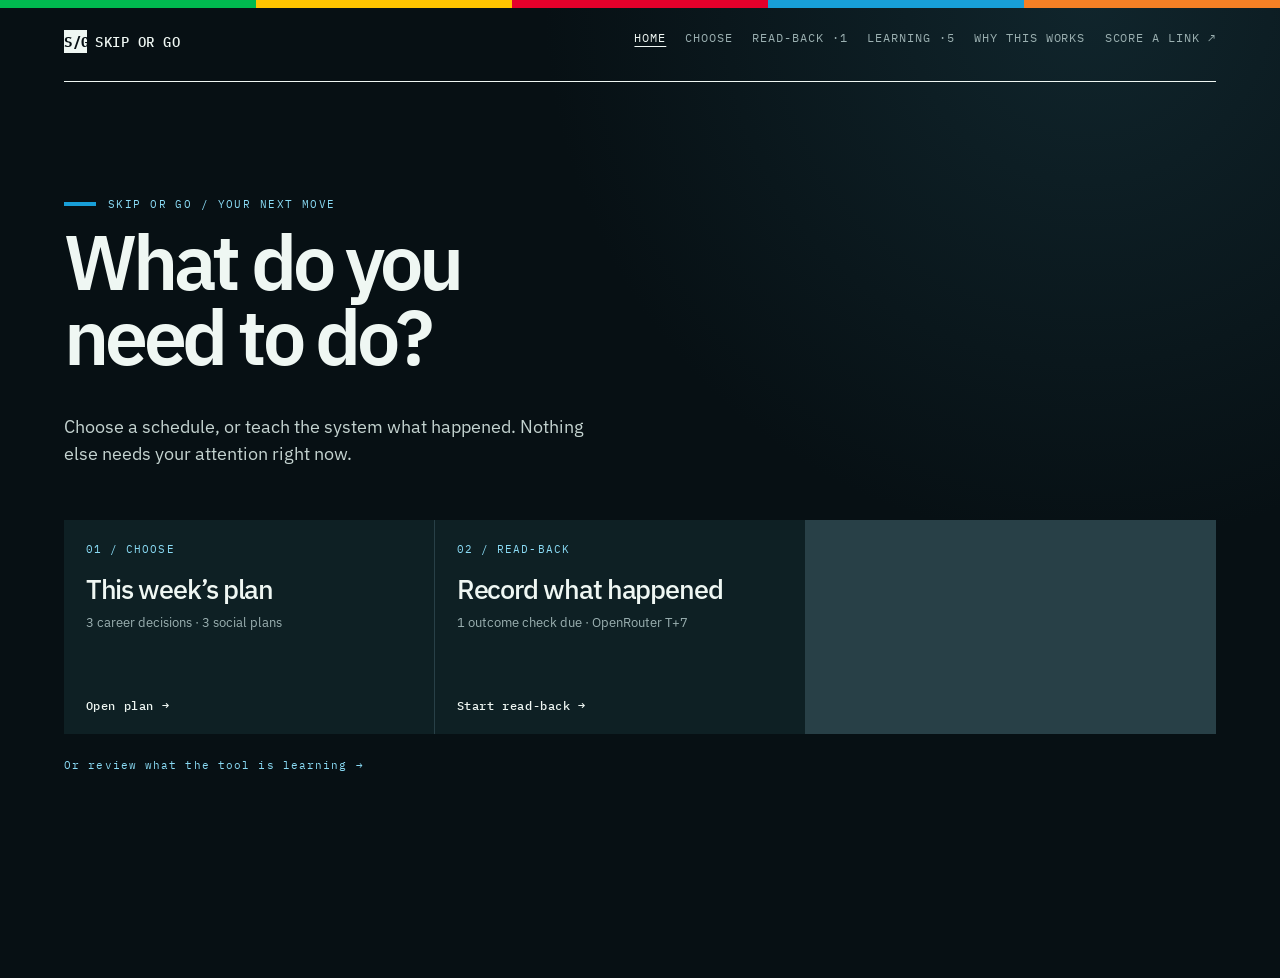
<file: design_v11.html>
<!doctype html>
<html lang="en">
<head>
  <meta charset="utf-8">
  <meta name="viewport" content="width=device-width,initial-scale=1">
  <meta name="color-scheme" content="dark">
  <title>Skip or Go — decision ledger</title>
  <link rel="preconnect" href="https://fonts.googleapis.com">
  <link rel="preconnect" href="https://fonts.gstatic.com" crossorigin>
  <link href="https://fonts.googleapis.com/css2?family=IBM+Plex+Mono:wght@400;500;600&family=IBM+Plex+Sans:wght@400;500;600&display=swap" rel="stylesheet">
  <style>
    :root{
      --paper:#071014; --paper-deep:#102228; --ink:#eff7f3; --muted:#9bb0b1; --rule:#284047;
      --green:#00B94F; --yellow:#FFC400; --red:#E4002B; --blue:#189FD8; --orange:#F58025;
      --forest:#56dc8b; --ochre:#ffe06b; --clay:#ffc298; --blue-ink:#8adbf5;
      --serif:"IBM Plex Sans", Arial, sans-serif; --sans:"IBM Plex Sans", Arial, sans-serif; --mono:"IBM Plex Mono", monospace;
      --edge:clamp(20px,5vw,72px);
    }
    *{box-sizing:border-box} html{scroll-behavior:smooth} body{margin:0;background:var(--paper);color:var(--ink);font:16px/1.5 var(--sans)}
    button,input,textarea,select{font:inherit} button{cursor:pointer} a{color:inherit} [hidden]{display:none!important}
    :focus-visible{outline:3px solid var(--blue);outline-offset:3px}.skip{position:fixed;top:-4rem;left:1rem;background:var(--ink);color:white;padding:.7rem 1rem;z-index:30}.skip:focus{top:1rem}
    .topline{height:8px;background:linear-gradient(90deg,var(--green) 0 20%,var(--yellow) 20% 40%,var(--red) 40% 60%,var(--blue) 60% 80%,var(--orange) 80%)}
    .shell{max-width:1480px;margin:auto;padding:0 var(--edge) 90px}.mast{padding:22px 0 28px;border-bottom:1px solid var(--ink);display:flex;justify-content:space-between;gap:2rem;align-items:flex-start}.wordmark{font:500 14px var(--mono);letter-spacing:.04em;text-decoration:none}.wordmark b{display:inline-grid;place-items:center;width:23px;height:23px;background:var(--ink);color:var(--paper);margin-right:8px}.mast nav{display:flex;gap:1.2rem;flex-wrap:wrap;font:12px var(--mono);text-transform:uppercase;letter-spacing:.08em}.mast nav a{text-decoration:none;color:var(--muted)}.mast nav a:hover{color:var(--ink);text-decoration:underline;text-underline-offset:4px}
    .hero{display:grid;grid-template-columns:minmax(0,1.35fr) minmax(280px,.65fr);gap:clamp(2rem,7vw,9rem);padding:clamp(3rem,8vw,7rem) 0 3rem;align-items:end}.kicker,.smallcap{font:11px var(--mono);letter-spacing:.13em;text-transform:uppercase}.kicker{color:var(--blue-ink);display:flex;gap:.75rem;align-items:center}.kicker:before{content:"";width:32px;height:4px;background:var(--blue)}h1{font:600 clamp(2.6rem,6vw,5.5rem)/.98 var(--serif);letter-spacing:-.055em;max-width:13ch;margin:.8rem 0 1.3rem;text-wrap:balance}.intro{max-width:50ch;color:#3d4944;font-size:18px}.intro em{font-style:normal;color:var(--ink);font-weight:600}.commitment{border-top:5px solid var(--green);padding:1.1rem 0 0}.commitment .smallcap{color:var(--muted)}.commitment strong{font:600 2.25rem/1 var(--serif);display:block;margin:.5rem 0}.commitment p{font-size:13px;color:var(--muted);margin:0;max-width:28ch}
    .pulse{display:grid;grid-template-columns:repeat(4,1fr);border-top:1px solid var(--ink);border-bottom:1px solid var(--ink)}.pulse-item{padding:17px 18px 18px 0;border-right:1px solid var(--rule);min-width:0}.pulse-item+ .pulse-item{padding-left:18px}.pulse-item:last-child{border:0}.pulse-item .smallcap{color:var(--muted);font-size:9px}.pulse-item b{display:block;font:500 17px var(--mono);margin-top:5px;white-space:nowrap}.pulse-item p{font-size:12px;color:var(--muted);margin:3px 0 0}.signal{display:inline-block;width:8px;height:8px;border-radius:50%;margin-right:5px;background:var(--orange)}
    .weekbar{display:flex;justify-content:space-between;gap:2rem;align-items:center;padding:2.1rem 0 1.7rem;border-bottom:1px solid var(--rule)}.weekbar h2{font:600 clamp(1.55rem,3vw,2.4rem)/1 var(--serif);letter-spacing:-.035em;margin:.4rem 0 0}.weekpick{display:flex;align-items:center;gap:.6rem}.weekpick label{font:11px var(--mono);text-transform:uppercase;letter-spacing:.08em}.weekpick select{background:transparent;border:1px solid var(--ink);border-radius:99px;padding:.65rem 2.2rem .65rem .85rem;color:var(--ink);font:13px var(--mono)}
    .board{display:grid;grid-template-columns:minmax(0,1fr) minmax(260px,.36fr);gap:clamp(2.2rem,6vw,7.5rem);padding-top:2.3rem}.section-label{display:flex;justify-content:space-between;gap:1rem;align-items:baseline;padding-bottom:.8rem;border-bottom:1px solid var(--ink)}.section-label h2{font:500 12px var(--mono);letter-spacing:.12em;text-transform:uppercase;margin:0}.section-label p{font-size:12px;color:var(--muted);margin:0;text-align:right}.decision-list{position:relative;margin-top:0}.decision-list:before{content:"";position:absolute;left:88px;top:0;bottom:0;width:1px;background:var(--rule)}
    .decision{display:grid;grid-template-columns:72px 1fr 62px;gap:18px;position:relative;padding:27px 0;border-bottom:1px solid var(--rule)}.decision time{font:11px/1.25 var(--mono);color:var(--muted);padding-top:4px}.decision time b{display:block;font-size:18px;color:var(--ink);margin-bottom:4px}.pin{position:absolute;left:84px;top:34px;width:9px;height:9px;border:2px solid var(--paper);border-radius:50%;background:var(--ink)}.decision.go .pin{background:var(--green)}.decision.part .pin{background:var(--yellow)}.decision.if .pin{background:var(--orange);border-radius:0;transform:rotate(45deg)}.verdict{font:500 10px var(--mono);letter-spacing:.11em;text-transform:uppercase;margin-bottom:.45rem}.go .verdict{color:var(--forest)}.part .verdict{color:var(--ochre)}.if .verdict{color:var(--clay)}.decision h3{font:600 clamp(1.25rem,2.2vw,1.75rem)/1.08 var(--serif);letter-spacing:-.025em;margin:0}.decision h3 button{border:0;background:none;color:inherit;padding:0;text-align:left;font:inherit;text-decoration:underline;text-decoration-color:transparent;text-underline-offset:4px}.decision h3 button:hover{text-decoration-color:var(--ink)}.meta{margin:.55rem 0 0;font:11px var(--mono);color:var(--muted);text-transform:uppercase;letter-spacing:.03em}.source{display:inline-block;border:1px solid var(--rule);border-radius:99px;padding:1px 5px;margin-left:5px;font-size:9px}.reason{margin:.8rem 0 0;max-width:56ch;font-size:14px;color:#3d4944}.reason b{color:var(--ink)}.action-note{display:inline-flex;align-items:center;gap:.5rem;margin-top:.8rem;padding:.45rem .65rem;background:#f7e4d4;border-left:4px solid var(--orange);font:11px/1.3 var(--mono);color:var(--clay)}.score{text-align:right;font:500 19px/1 var(--mono);padding-top:3px}.score small{display:block;font-size:8px;color:var(--muted);letter-spacing:.08em;margin-top:5px}.score.blank{font-size:11px;color:var(--muted);padding-top:5px}
    .skips{margin-top:1rem;border-bottom:1px solid var(--ink)}.skips summary{list-style:none;display:flex;justify-content:space-between;gap:1rem;padding:1rem 0;font:12px var(--mono);cursor:pointer}.skips summary::-webkit-details-marker{display:none}.skips summary b{font-weight:500}.skips summary span{color:var(--muted)}.skiprows{padding:0 0 1rem}.skiprow{display:grid;grid-template-columns:76px 1fr auto;gap:12px;padding:.6rem 0;border-top:1px dotted var(--rule);font-size:13px;color:#52605a}.skiprow span:first-child,.skiprow span:last-child{font:10px var(--mono);color:var(--muted);text-transform:uppercase}.suppressed{border-left:4px solid var(--blue);margin-top:1.5rem;padding:.75rem 0 .75rem 1rem;color:var(--muted);font-size:13px}.suppressed b{color:var(--ink)}
    .side{padding-top:1px}.side .section-label{display:block}.side .section-label p{text-align:left;margin-top:.45rem}.quicklink{margin-top:1.2rem;padding:1.15rem;background:var(--ink);color:var(--paper)}.quicklink h3{font:500 18px var(--serif);margin:0 0 .4rem}.quicklink p{color:#c9d1cc;font-size:13px;margin:0 0 1rem}.quicklink button,.link-form button{border:1px solid var(--paper);background:var(--paper);color:var(--ink);padding:.6rem .8rem;font:11px var(--mono);letter-spacing:.04em}.social{margin-top:2.4rem}.social-list{margin-top:.2rem}.social-row{padding:1rem 0;border-bottom:1px solid var(--rule)}.social-row .smallcap{color:var(--blue-ink);font-size:9px}.social-row h3{font:500 17px/1.15 var(--serif);margin:.35rem 0}.social-row p{font-size:12px;color:var(--muted);margin:0}.provenance{margin-top:2.4rem;padding-top:1rem;border-top:1px solid var(--rule);font:10px/1.6 var(--mono);color:var(--muted)}
    .learning{margin-top:clamp(4rem,10vw,9rem);padding-top:1.2rem;border-top:4px solid var(--ink)}.learning-head{display:grid;grid-template-columns:1fr minmax(240px,.5fr);gap:2rem;align-items:end}.learning h2{font:600 clamp(2rem,4vw,3.6rem)/1 var(--serif);letter-spacing:-.05em;margin:.4rem 0 0}.learning-head p{margin:0;color:var(--muted);font-size:14px}.feedback{display:grid;grid-template-columns:minmax(0,1.12fr) minmax(260px,.88fr);gap:clamp(1.5rem,5vw,5rem);margin-top:2rem}.capture{padding:1.3rem;background:#e8eee8;border-top:5px solid var(--green)}.capture label{display:block;font:10px var(--mono);letter-spacing:.11em;text-transform:uppercase}.capture textarea{width:100%;min-height:145px;margin-top:.7rem;padding:.9rem;background:var(--paper);border:1px solid var(--rule);resize:vertical;color:var(--ink);line-height:1.45}.capture-actions{display:flex;align-items:center;gap:1rem;flex-wrap:wrap;margin-top:.75rem}.primary{background:var(--ink);border:1px solid var(--ink);color:white;padding:.7rem 1rem;font:11px var(--mono);letter-spacing:.04em}.capture-actions span{font-size:11px;color:var(--muted)}.readback{border-top:1px solid var(--ink);padding-top:0}.readback>p{font-size:13px;color:var(--muted);margin:.7rem 0 1rem}.evidence{display:grid;grid-template-columns:1fr 1fr;gap:1rem}.recorded{padding:1rem;background:white;border:1px solid var(--ink)}.suspected{padding:1rem;border:1px dashed var(--orange);background:repeating-linear-gradient(135deg,transparent 0 7px,#f8eedf 7px 9px)}.evidence h3{font:500 10px var(--mono);letter-spacing:.1em;text-transform:uppercase;margin:0 0 .65rem}.recorded h3{color:var(--forest)}.suspected h3{color:var(--clay)}.fact{padding:.48rem 0;border-top:1px solid var(--rule);font-size:12px}.fact b{font:10px var(--mono);text-transform:uppercase;letter-spacing:.05em}.suspected p{font-size:12px;line-height:1.45;margin:.2rem 0 .7rem}.counter{font:10px var(--mono);color:var(--clay);border:1px solid var(--orange);padding:.25rem .4rem;display:inline-block}.caveat{font:10px/1.5 var(--mono);color:var(--muted);margin:1rem 0 0}.hypotheses{margin-top:2.6rem;border-top:1px solid var(--ink)}.hyprow{display:grid;grid-template-columns:1fr 90px;gap:1rem;padding:1.1rem 0;border-bottom:1px solid var(--rule)}.hyprow h3{font:500 16px/1.2 var(--serif);margin:0}.hyprow p{margin:.35rem 0 0;font-size:12px;color:var(--muted);max-width:70ch}.meter{text-align:right;font:11px var(--mono);color:var(--clay)}.ticks{display:flex;justify-content:flex-end;gap:3px;margin-bottom:.35rem}.ticks i{display:block;width:15px;height:5px;background:var(--paper-deep);border:1px solid var(--rule)}.ticks i.on{background:var(--orange);border-color:var(--orange)}.calibration{margin-top:2.5rem;padding:1.3rem;border:1px dashed var(--rule);display:flex;justify-content:space-between;gap:1.5rem;align-items:center}.calibration b{font:500 23px var(--mono);display:block}.calibration span{font-size:13px;color:var(--muted)}.calibration .smallcap{color:var(--blue-ink);font-size:9px}
    dialog{width:min(900px,calc(100% - 28px));max-height:calc(100% - 28px);padding:0;border:0;background:var(--paper);box-shadow:0 20px 80px #17221f66;color:var(--ink)}dialog::backdrop{background:#17221fb3;backdrop-filter:blur(3px)}.detail-top{padding:1rem 1.3rem;border-bottom:1px solid var(--ink);display:flex;justify-content:space-between;align-items:center}.detail-top span{font:10px var(--mono);letter-spacing:.1em;text-transform:uppercase}.close{width:34px;height:34px;border:1px solid var(--ink);border-radius:50%;background:transparent;font-size:20px}.detail-main{padding:clamp(1.5rem,5vw,4rem);display:grid;grid-template-columns:1.05fr .7fr;gap:clamp(1.8rem,5vw,5rem)}.detail-main h2{font:600 clamp(2rem,4vw,3.5rem)/.98 var(--serif);letter-spacing:-.05em;margin:.5rem 0 1rem}.detail-main .meta{font-size:10px}.detail-copy{font-size:15px;color:#3d4944;max-width:48ch}.detail-copy strong{color:var(--ink)}.intent{border-top:5px solid var(--yellow);background:#f9f1d3;padding:1rem}.intent h3{font:500 18px var(--serif);margin:0}.intent>p{font-size:12px;color:#5d552f;margin:.4rem 0 1rem}.pills{display:flex;gap:.6rem}.pill{flex:1;border:1px solid var(--ink);border-radius:999px;padding:.75rem .7rem;background:transparent;font:11px var(--mono);letter-spacing:.04em}.pill.want{background:var(--ink);color:white}.context{margin-top:1rem;padding-top:1rem;border-top:1px solid #c9b86f}.context[hidden]{display:none}.context p{font:10px var(--mono);text-transform:uppercase;letter-spacing:.07em;margin:0 0 .55rem}.toggles{display:grid;gap:.45rem}.toggle{display:flex;gap:.5rem;align-items:center;font-size:12px}.toggle input{accent-color:var(--green)}.recompute{margin:.8rem 0 0;padding:.65rem;background:white;border-left:4px solid var(--green);font:11px/1.4 var(--mono)}.detail-facts{margin-top:1.5rem;padding-top:1.1rem;border-top:1px solid var(--rule);display:grid;grid-template-columns:repeat(2,1fr);gap:.8rem}.detail-facts div{font-size:12px}.detail-facts b{display:block;font:9px var(--mono);letter-spacing:.07em;text-transform:uppercase;color:var(--muted);margin-bottom:3px}
    .link-dialog .detail-main{display:block;max-width:640px}.link-dialog h2{margin-top:.5rem}.link-form{display:flex;gap:.6rem;margin-top:1.2rem}.link-form input{flex:1;min-width:0;border:1px solid var(--ink);background:white;padding:.7rem;font:12px var(--mono)}.link-result{margin-top:1rem;padding:1rem;border-left:4px solid var(--blue);background:#e2f0f6;font-size:13px}.link-result b{font-family:var(--mono)}
    footer{margin-top:5rem;padding-top:1.2rem;border-top:1px solid var(--ink);display:flex;justify-content:space-between;gap:2rem;color:var(--muted);font:10px/1.6 var(--mono)}
    @media(max-width:780px){.mast{display:block}.mast nav{margin-top:1rem}.hero,.board,.learning-head,.feedback,.detail-main{grid-template-columns:1fr}.hero{padding-top:3rem}.commitment{max-width:310px}.pulse{grid-template-columns:1fr 1fr}.pulse-item:nth-child(2){border-right:0}.pulse-item:nth-child(n+3){border-top:1px solid var(--rule)}.weekbar{align-items:flex-start;flex-direction:column}.decision-list:before{left:68px}.decision{grid-template-columns:55px 1fr 48px;gap:14px}.pin{left:64px}.decision h3{font-size:1.35rem}.evidence{grid-template-columns:1fr}.side{padding-top:1.5rem}.calibration{display:block}.calibration div+div{margin-top:.6rem}.detail-facts{grid-template-columns:1fr}.link-form{display:block}.link-form button{margin-top:.6rem;width:100%}}
    @media(max-width:430px){.shell{padding-left:18px;padding-right:18px}.pulse-item{padding-right:9px}.pulse-item+.pulse-item{padding-left:9px}.pulse-item b{font-size:14px}.decision{grid-template-columns:44px 1fr 40px;gap:10px}.decision-list:before{left:55px}.pin{left:51px}.decision time b{font-size:14px}.score{font-size:15px}.skiprow{grid-template-columns:55px 1fr}.skiprow span:last-child{grid-column:2;text-align:left}.mast nav{gap:.8rem}}
    @media(prefers-reduced-motion:reduce){html{scroll-behavior:auto}*{transition:none!important;animation:none!important}}
    /* v11 direction: retain the ledger/timeline composition, but restore the
       brief's near-black Builder Center ground and BART-line signal discipline. */
    body{background:radial-gradient(circle at 85% 0,#10252c 0,transparent 34rem),var(--paper)}
    .intro,.reason,.detail-copy{color:#c4d3d0}.quicklink{background:#102228;border-left:3px solid var(--blue);color:var(--ink)}.quicklink button,.link-form button,.primary{border-color:var(--blue);background:var(--blue);color:#061014}.capture{background:#0e2024}.recorded{background:#102228;border-color:var(--green)}.suspected{background:repeating-linear-gradient(135deg,transparent 0 7px,rgba(245,128,37,.08) 7px 9px)}.action-note{background:rgba(245,128,37,.14)}
    dialog{box-shadow:0 20px 80px #000b}dialog::backdrop{background:#02090cb3}.close,.pill{color:var(--ink)}.intent{background:#17241e}.intent>p{color:#d3ddab}.pill.want{background:var(--green);border-color:var(--green);color:#061014}.recompute,.link-form input{background:#102228;color:var(--ink)}.link-result{background:#0e2b35}
    .mast nav button{border:0;background:transparent;color:var(--muted);padding:0;font:inherit;text-transform:uppercase;letter-spacing:.08em}.mast nav button:hover,.mast nav button[aria-current="page"]{color:var(--ink);text-decoration:underline;text-underline-offset:4px}
    .home-screen{min-height:calc(100vh - 145px);display:grid;align-content:center;padding:clamp(3rem,9vw,8rem) 0}.home-screen h1{max-width:12ch}.home-actions{display:grid;grid-template-columns:repeat(2,minmax(0,370px));gap:1px;margin-top:2.2rem;background:var(--rule)}.home-action{min-height:214px;display:flex;flex-direction:column;align-items:flex-start;border:0;background:#0e2024;padding:1.35rem;text-align:left;color:var(--ink)}.home-action:hover{background:#122b31}.home-action span,.home-learning{color:var(--blue-ink);font:11px var(--mono);letter-spacing:.1em}.home-action strong{margin-top:1.2rem;font:500 27px/1.05 var(--serif);letter-spacing:-.04em}.home-action small{margin-top:.6rem;color:var(--muted);font-size:13px}.home-action b{margin-top:auto;font:500 12px var(--mono);letter-spacing:.05em}.home-learning{margin-top:1.5rem;border:0;background:none;padding:0;text-align:left}.home-learning:hover{text-decoration:underline;text-underline-offset:4px}
    body[data-view="home"] #top,body[data-view="home"] footer{display:none}body:not([data-view="home"]) .home-screen{display:none}body[data-view="dispatch"] #capture,body[data-view="dispatch"] #learning,body[data-view="dispatch"] #method{display:none}body[data-view="capture"] .hero,body[data-view="capture"] #decisions,body[data-view="capture"] #learning,body[data-view="capture"] #method{display:none}body[data-view="learn"] .hero,body[data-view="learn"] #decisions,body[data-view="learn"] #capture,body[data-view="learn"] #method{display:none}body[data-view="method"] .hero,body[data-view="method"] #decisions,body[data-view="method"] #capture,body[data-view="method"] #learning{display:none}
    .learning-map{display:grid;grid-template-columns:repeat(4,1fr);gap:1px;margin:2rem 0;background:var(--rule)}.learning-map div{min-height:112px;padding:1rem;background:#0e2024}.learning-map b{display:block;color:var(--blue-ink);font:11px var(--mono);letter-spacing:.08em}.learning-map span{display:block;margin-top:.7rem;color:var(--muted);font-size:13px;line-height:1.35}.learning-notes{display:grid;grid-template-columns:1fr 1fr;gap:clamp(1.5rem,5vw,5rem);margin-top:2.5rem;padding-top:1.2rem;border-top:1px solid var(--ink)}.learning-notes h3{margin:.4rem 0 .6rem;font:500 21px/1.1 var(--serif);letter-spacing:-.03em}.learning-notes p{max-width:53ch;margin:0;color:var(--muted);font-size:13px;line-height:1.55}.learning-notes p b{color:var(--ink);font-weight:500}
    .method-page{max-width:920px;padding:clamp(3rem,8vw,6rem) 0}.method-page h1{max-width:14ch}.method-grid{display:grid;grid-template-columns:1fr 1fr;gap:1px;margin-top:2.4rem;background:var(--rule)}.method-grid section{padding:1.4rem;background:#0e2024}.method-grid h2{margin:.7rem 0;font:500 25px/1.1 var(--serif);letter-spacing:-.04em}.method-grid p,.method-readback>p{color:var(--muted);font-size:14px;line-height:1.55}.method-grid p+p{margin-top:1rem}.method-readback{margin-top:2.8rem;padding-top:1.2rem;border-top:1px solid var(--ink)}.method-readback>p{max-width:72ch}.method-readback>p b{color:var(--ink)}
    .skiprow button{border:0;background:transparent;padding:0;color:var(--ink);font:inherit;text-align:left;text-decoration:underline;text-decoration-color:transparent;text-underline-offset:3px;cursor:pointer}.skiprow button:hover{text-decoration-color:var(--blue)}.event-link{display:inline-flex;align-items:center;margin:1.2rem 0 .3rem;padding:.7rem .9rem;border:1px solid var(--blue);background:#0e2b35;color:#aee8fa;font:500 11px var(--mono);letter-spacing:.06em;text-decoration:none}.event-link:hover{background:#12445a;color:#fff}.score-drivers{margin-top:1.5rem;padding-top:1.1rem;border-top:1px solid var(--rule)}.score-drivers h3{margin:0 0 .7rem;font:500 11px var(--mono);letter-spacing:.11em;text-transform:uppercase;color:var(--blue-ink)}.driver{padding:.7rem 0;border-top:1px solid var(--rule);font-size:13px;line-height:1.45;color:var(--muted)}.driver b{display:block;margin-bottom:.15rem;color:var(--ink);font:500 11px var(--mono);letter-spacing:.05em}.driver.up b{color:var(--forest)}.driver.down b{color:var(--clay)}
    @media(max-width:780px){.home-actions,.learning-map,.learning-notes,.method-grid{grid-template-columns:1fr}.home-screen{min-height:calc(100vh - 115px)}.mast nav button{font-size:10px}.home-action{min-height:165px}}
  </style>
</head>
<body data-view="home">
  <a class="skip" href="#decisions">Skip to weekly decisions</a>
  <div class="topline" aria-hidden="true"></div>
  <div class="shell">
    <header class="mast">
      <a class="wordmark" href="#top"><b>S/G</b>SKIP OR GO</a>
      <nav aria-label="Workspace views"><button type="button" data-view="home">Home</button><button type="button" data-view="dispatch">Choose</button><button type="button" data-view="capture">Read-back <span aria-hidden="true">·1</span></button><button type="button" data-view="learn">Learning <span aria-hidden="true">·5</span></button><button type="button" data-view="method">Why this works</button><button type="button" class="open-link">Score a link ↗</button></nav>
    </header>

    <section class="home-screen" id="home-screen" aria-labelledby="home-title">
      <div class="kicker">Skip or Go / your next move</div>
      <h1 id="home-title">What do you need to do?</h1>
      <p class="intro">Choose a schedule, or teach the system what happened. Nothing else needs your attention right now.</p>
      <div class="home-actions">
        <button class="home-action" type="button" data-view="dispatch"><span>01 / CHOOSE</span><strong>This week’s plan</strong><small>3 career decisions · 3 social plans</small><b>Open plan →</b></button>
        <button class="home-action" type="button" data-view="capture"><span>02 / READ-BACK</span><strong>Record what happened</strong><small>1 outcome check due · OpenRouter T+7</small><b>Start read-back →</b></button>
      </div>
      <button class="home-learning" type="button" data-view="learn">Or review what the tool is learning →</button>
    </section>

    <main id="top">
      <section class="hero" aria-labelledby="page-title">
        <div>
          <div class="kicker">Choose / Bay Area professional events</div>
          <h1 id="page-title">Is this event for someone like me, or am I watching someone else's event?</h1>
          <p class="intro">A smaller, more deliberate week. <em>Three career decisions are live;</em> everything else has an explicit reason to leave your head.</p>
        </div>
        <aside class="commitment" aria-label="Next commitment">
          <div class="smallcap">Next commitment</div>
          <strong>Mon / 13:00</strong>
          <p>Claude Workshop with Provectus, San Francisco. RSVP closed — one decision, despite the duplicate listing.</p>
        </aside>
      </section>

      <section id="decisions">
        <div class="weekbar">
          <div><div class="smallcap">Decision ledger / saved scan</div><h2 id="week-title">Sep 21 – 27, 2026</h2></div>
          <div class="weekpick"><label for="week-select">Choose a week</label><select id="week-select"><option value="current">Sep 21 – 27</option><option value="next">Sep 28 – Oct 4</option><option value="last">Sep 14 – 20</option></select></div>
        </div>
        <div class="board">
          <section aria-labelledby="career-title">
            <div class="section-label"><h2 id="career-title">Career decisions</h2><p id="scan-note">52 events reached the scorer · 3 deserve attention</p></div>
            <div class="decision-list" id="decision-list"></div>
            <details class="skips" id="skip-fold"><summary><b id="skip-summary">12 settled skips</b><span id="skip-breakdown">9 spectator · 2 below bar · 1 quota full <span aria-hidden="true">↓</span></span></summary><div class="skiprows" id="skip-rows"></div></details>
            <p class="suppressed" id="suppressed"><b>59 listings suppressed as impractical trips.</b> They were scored; none ranked in this week’s top three. The list stays out of the decision surface, not out of the accounting.</p>
          </section>
          <aside class="side">
            <div class="section-label"><h2>Manual intake</h2><p>A listing not on your calendars?</p></div>
            <div class="quicklink"><h3>Paste it; keep the source.</h3><p>Links enter as candidates. Unknown fields stay unknown until the listing is enriched.</p><button type="button" class="open-link">Score a link →</button></div>
            <p class="provenance" style="margin-top:1rem;border-top:0;padding-top:0">A prior hook is what makes an event warm for you.</p>
            <section class="social" aria-labelledby="social-title"><div class="section-label"><h2 id="social-title">Social / cohort</h2><p>Separate on purpose</p></div><div class="social-list" id="social-list"></div></section>
            <p class="provenance">SOURCE COVERAGE: everything on your calendars, not everything in the Bay. Luma · Haas CampusGroups · Partiful. Scored 21 Sep, 07:40 UTC.</p>
          </aside>
        </div>
      </section>

      <section class="learning" id="capture" aria-labelledby="capture-title">
        <div class="learning-head"><div><div class="smallcap">After the room</div><h2 id="capture-title">Read back what happened.</h2></div><p>Facts change the record. Patterns wait for three independent events. The two objects never share a container.</p></div>
        <div class="feedback">
          <form class="capture" id="capture-form"><label for="feedback-text">OpenRouter · tell the system in your own words</label><textarea id="feedback-text" placeholder="I met someone outside before doors opened. The talk itself…"></textarea><div class="capture-actions"><button class="primary" type="submit">Read this back →</button><span>No form. Free text is the capture input.</span></div></form>
          <section class="readback" id="readback" aria-live="polite"><div class="smallcap">Awaiting a read-back</div><p>Describe the event and this surface will separate what was said from what the system is merely noticing.</p></section>
        </div>
      </section>

      <section class="learning" id="learning" aria-labelledby="learning-title">
        <div class="learning-head"><div><div class="smallcap">What the system is learning</div><h2 id="learning-title">Patterns need evidence before they become proposals.</h2></div><p>Social plans never enter this queue. A single vivid room does not get to rewrite the system.</p></div>
        <section class="learning-map" aria-label="Learning loop"><div><b>01 / CHOOSE</b><span>Record a pre-event probability.</span></div><div><b>02 / ATTEND</b><span>Make a deliberate room choice.</span></div><div><b>03 / READ-BACK</b><span>Correct facts in natural language.</span></div><div><b>04 / LEARN</b><span>Wait for repeated evidence.</span></div></section>
        <section class="hypotheses" id="patterns" aria-labelledby="patterns-title"><div class="section-label"><h2 id="patterns-title">Personal learning queue</h2><p>Not rules yet · career events only</p></div><div id="hyp-list"></div></section>
        <section class="calibration" aria-label="Calibration status"><div><div class="smallcap">Calibration record</div><b>1 of ~10 rows</b></div><span>Too few for a rate. Only OpenRouter carries a prediction recorded before the event; the three retrospective labels do not manufacture a track record.</span></section>
        <section class="learning-notes" aria-labelledby="learning-notes-title"><div><div class="smallcap">Evidence retained</div><h3 id="learning-notes-title">What has actually happened so far</h3><p><b>Grok Bot build night</b> became a daily working practice, even though it produced no contact. <b>Founder &amp; Funder Night</b> was enjoyable cohort value, not a hit. <b>OpenRouter</b> has a real pre-event prediction but is still awaiting its recognition checks.</p></div><div><div class="smallcap">Protected boundary</div><h3>What the UI will not negotiate</h3><p><b>Hit stays contact or build.</b> POV and cohort value remain visible, but never become a travel justification. Capture timing is also fixed: T+0/T+1, T+7 recognition, then T+30 batch.</p></div></section>
      </section>

      <section class="method-page" id="method" aria-labelledby="method-title">
        <div class="kicker">Why this exists / the method, in plain view</div>
        <h1 id="method-title">A calendar is not the point.</h1>
        <p class="intro">This is a personal decision system for protecting attention: watch people and rooms with real possibility, not every event that arrives.</p>
        <div class="method-grid">
          <section><div class="smallcap">Vision</div><h2>Permission to say no</h2><p>Most event tools optimize for discovery. This one optimizes for a smaller, more deliberate week. It makes the trade-off visible: a room can be interesting and still not be worth one of the limited professional slots.</p></section>
          <section><div class="smallcap">Scoring engine</div><h2>A transparent v0, not a magic recommendation</h2><p>Each professional event receives a score from its format, whether you can participate, proximity to the people you want to meet, prior hooks, cohort saturation, group context, size, and travel cost. The score leads to a plain verdict: GO, PART, SKIP, or GO IF. Social plans deliberately sit outside this engine.</p><p>The number is a stated bet, not a claim of certainty. Every event can be opened to inspect the evidence behind it.</p></section>
        </div>
        <section class="method-readback"><div class="smallcap">Why read-back matters</div><div class="learning-map" aria-label="Self-evolving decision loop"><div><b>01 / CHOOSE</b><span>Score the room before going, while the prediction can still be wrong.</span></div><div><b>02 / ATTEND</b><span>Show up with a reason, not a vague hope of networking.</span></div><div><b>03 / READ-BACK</b><span>Record what actually happened in your own words, at T+0, T+7, and T+30.</span></div><div><b>04 / LEARN</b><span>Let repeated evidence propose changes; a single good night changes nothing.</span></div></div><p><b>Read-back is the hinge.</b> Without an outcome record, the score is only taste. Read-back separates facts from inference, protects the calibration record, and lets the system learn from repeated evidence rather than the feeling of one memorable room.</p></section>
      </section>
    </main>
    <footer><span>SKIP OR GO · STATIC DECISION PROTOTYPE</span><span>Scoring picks the room; follow-up is what converts it.<br>Watching people instead of watching events — let me build your watchlist.</span></footer>
  </div>

  <dialog id="detail-dialog" aria-labelledby="detail-title"><div class="detail-top"><span id="detail-type">Professional decision / source record</span><button class="close" type="button" aria-label="Close event details">×</button></div><div class="detail-main" id="detail-content"></div></dialog>
  <dialog class="link-dialog" id="link-dialog" aria-labelledby="link-title"><div class="detail-top"><span>Manual intake / provenance retained</span><button class="close" type="button" aria-label="Close link scorer">×</button></div><div class="detail-main"><div class="smallcap">Score a source link</div><h2 id="link-title">Bring one event into the ledger.</h2><p class="detail-copy">A pasted link is not a recommendation. It remains a visible candidate until format, people, location and travel context are known.</p><form class="link-form" id="link-form"><input required type="url" id="link-input" placeholder="https://lu.ma/…" aria-label="Event URL"><button type="submit">Add candidate</button></form><div class="link-result" id="link-result" hidden></div></div></dialog>

  <script>
    const weeks={
      current:{title:'Sep 21 – 27, 2026',note:'52 events reached the scorer · 3 deserve attention',suppressed:'59 listings suppressed as impractical trips.',decisions:[
        {id:'claude',day:'MON',date:'21',time:'13:00',kind:'go',label:'GO',title:'Claude Workshop with Provectus — San Francisco',meta:'San Francisco · workshop · 2h',src:'Luma',url:'https://lu.ma/claude-workshop-sf-sept-21',score:'0.40',reason:'You would be <b>doing the thing, not watching it.</b> The duplicate listing is one workshop decision, not two places in your week.',hosts:'Build with Claude · Provectus',venue:'San Francisco · venue withheld on listing',provenance:'luma.com · listing fetched in the 21 Sep scan',facts:[['Format','Workshop / participant'],['Target proximity','Some'],['Travel cost','0.5 blocks'],['Prior hook','None recorded']]},
        {id:'waymo',day:'MON',date:'21',time:'14:30',kind:'part',label:'PART',title:'-1 to Waymo with Dmitri Dolgov',meta:'San Francisco · fireside · South Park Commons',src:'Luma',url:'https://lu.ma/dmitri-waymo-spc',score:'0.17',reason:'The room is relevant; the talk is spectator. <b>Go for the twenty minutes after it ends, not the programme.</b>',hosts:'South Park Commons',venue:'San Francisco',provenance:'luma.com · score recorded before attendance',facts:[['Format','Fireside / spectator'],['Target proximity','Some'],['Travel cost','0.5 blocks'],['Prior hook','None recorded']]},
        {id:'sunnyvale',day:'TUE',date:'22',time:'18:00',kind:'if',label:'GO IF',title:'Claude Code workshop — Sunnyvale',meta:'Sunnyvale · details incomplete',src:'Link',url:'https://lu.ma/claude-code-workshop-sf-sept-21',score:'—',reason:'A similar workshop is useful, but this listing has missing enrichment. It cannot earn a confident slot by borrowing certainty from its sibling.',hosts:'Manual source candidate',venue:'Sunnyvale · exact venue pending',provenance:'pasted source · format, people and travel not yet enriched',facts:[['Format','Unknown'],['Target proximity','Unknown'],['Travel cost','Unknown'],['Prior hook','None recorded']],action:'Find a ride, then complete the listing.'}
      ],skips:[['MON 21','Yom Kippur Break-the-Fast Potluck','spectator format','https://haas.campusgroups.com/rsvp_boot?id=2251370'],['TUE 22','New York | Building with Claude: AI for Impact & Climate','quota full · location data missing','https://lu.ma/claude-av7h'],['TUE 22','Beyond Capitalism Yap & Snacks!','spectator format','https://haas.campusgroups.com/rsvp_boot?id=2251382'],['TUE 22','Codex Community Meetup — San Francisco','below bar · 394 RSVPs dilute the room','https://lu.ma/5cewfkx1'],['WED 23','The Future of Tech Policy in CA with Steve Hilton','spectator format','https://lu.ma/tech-policy-r-ca-spc'],['WED 23','Speak with Nnamdi Iregbulem, Partner at Lightspeed','spectator format','https://haas.campusgroups.com/rsvp_boot?id=2251378'],['WED 23','afore portfolio fall showcase','spectator format','https://lu.ma/j6s8wb9d'],['WED 23','VC 101: Sourcing','spectator format','https://haas.campusgroups.com/rsvp_boot?id=2251355'],['WED 23','Story Salon #1 — Fall ’26','spectator format','https://haas.campusgroups.com/rsvp_boot?id=2251292'],['THU 24','Alumni Chat with Matt Friend, former CFO of Nike','spectator format','https://haas.campusgroups.com/rsvp_boot?id=2251379'],['FRI 25','San Francisco | Claude Meetup — The AI Back Office','below bar','https://lu.ma/claude-aly0'],['SAT 26','LAHBA BBQ — First of the Year!','spectator format','https://haas.campusgroups.com/rsvp_boot?id=2251331']],social:[['THU / 16:30','ABC Mid-Autumn Festival Picnic','Community plan. No score; no read-back.','https://haas.campusgroups.com/rsvp_boot?id=2251366'],['SAT / 17:00','FTMBA Alumni Mixer','Go for group energy, not a contact target.','https://haas.campusgroups.com/rsvp_boot?id=2251350'],['SAT / 18:00','EWMBAA East Bay Fall Social','For the cohort; nothing needs proving afterward.','https://haas.campusgroups.com/rsvp_boot?id=2251308']]},
      next:{title:'Sep 28 – Oct 4, 2026',note:'Saved scan · 1 decision worth holding lightly',suppressed:'No unreachable listing surfaced in the saved scan.',decisions:[{id:'next-event',day:'WED',date:'30',time:'17:30',kind:'part',label:'PART',title:'How AI Models Learn to Do Real Work',meta:'San Francisco · panel · 90m',src:'Luma',url:'https://lu.ma/icar7u2x',score:'0.20',reason:'The topic and room are relevant, but the panel is still spectator. Go for the conversation around it, not the programme.',hosts:'OpenRouter',venue:'San Francisco',provenance:'Luma · saved scan',facts:[['Format','Panel / spectator'],['Target proximity','Some'],['Travel cost','1.0 blocks'],['Prior hook','Topic']] }],skips:[['WED 30','The Philosopher CEO: Becoming a Wise Leader in the Age of AI','spectator format','https://haas.campusgroups.com/rsvp_boot?id=2251390'],['WED 30','Crypto & Venture Capital with Ani Pai','below bar','https://haas.campusgroups.com/rsvp_boot?id=2251393'],['FRI 02','The Future of Finance Summit','spectator format','https://haas.campusgroups.com/rsvp_boot?id=2251389']],social:[['SAT / 10:30','costco hotdog run 🌭','Personal time, intentionally unscored.','https://partiful.com/e/niZdDIpgOIp7FKdOSg9j']]},
      last:{title:'Sep 14 – 20, 2026',note:'No saved professional scan for this week',suppressed:'No saved suppression ledger for this week.',decisions:[],skips:[],social:[]}
    };
    const hypotheses=[
      ['Recurring context may matter more than one-off encounters.','OpenRouter + Grok Bot build night suggest follow-up forms where repeat contact is built in.',2],
      ['Convening power is a real signal target proximity misses.','One Berkeley junior could convene eight speakers despite zero target-company proximity.',1],
      ['Participant S1 may behave differently from spectator S1.','A practiced technique at a build night is not the same as a claim heard at a lecture.',1],
      ['Host prestige / speaker seniority predicts outcomes.','Seeded at the user’s request. No supporting event yet.',0]
    ];
    const list=document.getElementById('decision-list'), socialList=document.getElementById('social-list'), detail=document.getElementById('detail-dialog'); let activeWeek='current', activeEvent=null;
    const esc=s=>String(s).replace(/[&<>"']/g,c=>({'&':'&amp;','<':'&lt;','>':'&gt;','"':'&quot;',"'":'&#039;'}[c]));
    function decisionHTML(e){return `<article class="decision ${e.kind}"><time datetime="2026-09-${e.date}"><b>${e.day}</b>${e.date}<br>${e.time}</time><i class="pin" aria-hidden="true"></i><div><div class="verdict">${e.label}${e.label==='PART'?' / only the valuable part':''}</div><h3><button type="button" data-event="${e.id}">${e.title}</button></h3><p class="meta">${e.meta}<span class="source">${e.src}</span></p><p class="reason">${e.reason}</p>${e.action?`<p class="action-note"><b>ACTION</b> ${e.action}</p>`:''}</div><div class="score ${e.score==='—'?'blank':''}">${e.score}<small>${e.score==='—'?'UNSCORED':'P(HIT)'}</small></div></article>`}
    function renderWeek(key){activeWeek=key;const w=weeks[key];document.getElementById('week-title').textContent=w.title;document.getElementById('scan-note').textContent=w.note;list.innerHTML=w.decisions.length?w.decisions.map(decisionHTML).join(''):`<p class="reason" style="padding:2rem 0">No saved decision ledger for this week. A blank scan is not filled with guesses.</p>`;document.getElementById('skip-summary').textContent=w.skips.length?`${w.skips.length} settled skip${w.skips.length===1?'':'s'}`:'No settled skips';document.getElementById('skip-rows').innerHTML=w.skips.map((r,i)=>`<div class="skiprow"><span>${r[0]}</span><button type="button" data-skip="${i}">${r[1]}</button><span>${r[2]}</span></div>`).join('')||'<p class="reason">No saved skip ledger.</p>';document.getElementById('suppressed').innerHTML=`<b>${w.suppressed}</b> They were scored; the decision surface carries only what could change your week.`;socialList.innerHTML=w.social.map(r=>`<article class="social-row"><div class="smallcap">${r[0]}</div><h3>${r[1]}</h3><p>${r[2]}</p></article>`).join('')||'<p class="reason">No social plans are saved.</p>';}
    function findEvent(id){return weeks[activeWeek].decisions.find(e=>e.id===id)||Object.values(weeks).flatMap(w=>w.decisions).find(e=>e.id===id)}
    function openDetail(e){activeEvent=e;document.getElementById('detail-type').textContent=`Professional decision / ${e.src} provenance`;document.getElementById('detail-content').innerHTML=`<div><div class="smallcap">${e.label} · P(hit) ${e.score}</div><h2 id="detail-title">${e.title}</h2><p class="meta">${e.meta} · ${e.hosts}</p><p class="detail-copy">${e.reason.replace(/<[^>]*>/g,'')}</p><div class="detail-facts">${e.facts.map(f=>`<div><b>${f[0]}</b>${f[1]}</div>`).join('')}</div><p class="provenance"><b>PROVENANCE</b><br>${e.provenance}<br>Original source remains attached; unknown is not imputed.</p></div><aside class="intent"><h3>What do you want to do?</h3><p>Your intent is a preference label, not an outcome. It does not change what counts as a hit.</p><div class="pills"><button class="pill want" type="button" id="want">Want to go</button><button class="pill" type="button" id="pass">Pass</button></div><div class="context" id="context" hidden><p>One quick context check</p><div class="toggles"><label class="toggle"><input type="checkbox" id="ride"> I have a ride</label><label class="toggle"><input type="checkbox" id="with"> I’m going with someone</label><label class="toggle"><input type="checkbox" id="hook"> I already use this / follow someone</label></div><p class="recompute" id="recompute">Context recorded. The decision can now reflect it.</p></div><p class="caveat" id="intent-note">Verdict visible when intent was recorded: yes (anchored).</p></aside>`;detail.showModal();document.getElementById('want').onclick=()=>{document.getElementById('context').hidden=false;document.getElementById('intent-note').textContent='Intent saved: want · anchored by the visible verdict.'};document.getElementById('pass').onclick=()=>{document.getElementById('context').hidden=true;document.getElementById('intent-note').textContent='Intent saved: pass. This event will not be raised again this week.'};['ride','with','hook'].forEach(id=>document.getElementById(id).onchange=()=>{const n=['ride','with','hook'].filter(x=>document.getElementById(x).checked).length;document.getElementById('recompute').textContent=n?`Context updated: ${n} personal factor${n>1?'s':''} recorded. ${n>1?'Travel friction is lower; this can be reconsidered in place.':'No automatic upgrade—one fact is not a new rule.'}`:'Context recorded. The decision can now reflect it.'});}
    function skipEvent(row,index){const [when,title,reason,url]=row;const spectator=reason.includes('spectator');const quota=reason.includes('quota');const below=reason.includes('below bar');return {id:`skip-${index}`,day:when.slice(0,3),date:when.slice(-2),time:'',kind:'skip',label:'SKIP',title,meta:`${when} · professional listing`,src:url&&url.includes('campusgroups')?'CampusGroups':'Luma',url,score:'—',reason,hosts:'Source listing',venue:'Location retained on original listing',provenance:`${url} · source retained with this decision`,facts:[['Format',spectator?'Spectator / listen-first':'Listing-specific format'],['Weekly decision',quota?'Quota full':below?'Below the professional bar':'Not a participant-first room'],['Outcome expectation','No S2/S3 case strong enough to take a slot'],['Original source','Attached below']],drivers:[['Why this stays low',spectator?'The format is spectator. Interesting content does not by itself create a contact or build path.':quota?'The professional slots are already occupied by stronger rooms this week.':below?'The listing was scored but did not clear the minimum professional bar.':reason],['What is missing','There is no stated participant role, warm prior hook, or specific target-person route strong enough to offset the opportunity cost.'],['What could change it','A real role in the room, a named person to meet, or a trip already chained with another commitment would be new evidence—not a reason to override this decision today.']]};}
    function scoreDrivers(e){if(e.drivers)return e.drivers;const low=e.label==='PART'?'The format is still spectator, so the score does not justify the whole programme.':e.label==='GO IF'?'Critical enrichment fields are unknown, so the system refuses to invent a probability.':'Travel, gate status, and the weekly quota can still limit a strong room.';const high=e.label==='GO'?'You can participate, which is the clearest route to a traceable contact or build.':'The people or topic are relevant enough to keep this visible.';return [['What raises the score',high],['What holds it down',low],['How to use this decision',e.label==='PART'?'Attend the high-value edge: arrive for the room, not the whole talk.':e.label==='GO IF'?'Complete the missing source data and solve the named condition before treating this as a commitment.':'Open the original listing, then make the smallest next action that preserves this advantage.']];}
    function openDetail(e){activeEvent=e;document.getElementById('detail-type').textContent=`Professional decision / ${e.src} provenance`;const drivers=scoreDrivers(e);document.getElementById('detail-content').innerHTML=`<div><div class="smallcap">${e.label}${e.score==='—'?' / DECISION EXPLAINED':` · P(hit) ${e.score}`}</div><h2 id="detail-title">${e.title}</h2><p class="meta">${e.meta} · ${e.hosts}</p><a class="event-link" href="${e.url}" target="_blank" rel="noreferrer">OPEN ORIGINAL EVENT LISTING ↗</a><p class="detail-copy">${e.reason.replace(/<[^>]*>/g,'')}</p><section class="score-drivers"><h3>Why this score / decision</h3>${drivers.map((d,i)=>`<div class="driver ${i===0?'up':i===1?'down':''}"><b>${d[0]}</b>${d[1]}</div>`).join('')}</section><div class="detail-facts">${e.facts.map(f=>`<div><b>${f[0]}</b>${f[1]}</div>`).join('')}</div><p class="provenance"><b>PROVENANCE</b><br>${e.provenance}<br>Original source remains attached; unknown is not imputed.</p></div><aside class="intent"><h3>What do you want to do?</h3><p>Your intent is a preference label, not an outcome. It does not change what counts as a hit.</p><div class="pills"><button class="pill want" type="button" id="want">Want to go</button><button class="pill" type="button" id="pass">Pass</button></div><div class="context" id="context" hidden><p>One quick context check</p><div class="toggles"><label class="toggle"><input type="checkbox" id="ride"> I have a ride</label><label class="toggle"><input type="checkbox" id="with"> I’m going with someone</label><label class="toggle"><input type="checkbox" id="hook"> I already use this / follow someone</label></div><p class="recompute" id="recompute">Context recorded. The decision can now reflect it.</p></div><p class="caveat" id="intent-note">Verdict visible when intent was recorded: yes (anchored).</p></aside>`;detail.showModal();document.getElementById('want').onclick=()=>{document.getElementById('context').hidden=false;document.getElementById('intent-note').textContent='Intent saved: want · anchored by the visible verdict.'};document.getElementById('pass').onclick=()=>{document.getElementById('context').hidden=true;document.getElementById('intent-note').textContent='Intent saved: pass. This event will not be raised again this week.'};['ride','with','hook'].forEach(id=>document.getElementById(id).onchange=()=>{const n=['ride','with','hook'].filter(x=>document.getElementById(x).checked).length;document.getElementById('recompute').textContent=n?`Context updated: ${n} personal factor${n>1?'s':''} recorded. ${n>1?'Travel friction is lower; this can be reconsidered in place.':'No automatic upgrade—one fact is not a new rule.'}`:'Context recorded. The decision can now reflect it.'});}
    document.addEventListener('click',ev=>{const eventButton=ev.target.closest('[data-event]'),skipButton=ev.target.closest('[data-skip]');if(eventButton)openDetail(findEvent(eventButton.dataset.event));if(skipButton)openDetail(skipEvent(weeks[activeWeek].skips[Number(skipButton.dataset.skip)],Number(skipButton.dataset.skip)));});document.querySelectorAll('.close').forEach(b=>b.onclick=()=>b.closest('dialog').close());
    function setWeek(key){renderWeek(key);document.getElementById('skip-breakdown').innerHTML=key==='current'?'9 spectator · 2 below bar · 1 quota full <span aria-hidden="true">↓</span>':key==='next'?'2 spectator · 1 below bar <span aria-hidden="true">↓</span>':'No saved skip reasons <span aria-hidden="true">↓</span>';}
    document.getElementById('week-select').onchange=e=>setWeek(e.target.value);
    document.getElementById('hyp-list').innerHTML=hypotheses.map(h=>`<article class="hyprow"><div><h3>${h[0]}</h3><p>${h[1]}</p></div><div class="meter"><div class="ticks">${[0,1,2].map(i=>`<i class="${i<h[2]?'on':''}"></i>`).join('')}</div>${h[2]} of 3</div></article>`).join('');
    const readback=document.getElementById('readback');document.getElementById('capture-form').onsubmit=e=>{e.preventDefault();const t=document.getElementById('feedback-text').value.trim();if(!t){document.getElementById('feedback-text').focus();return}readback.innerHTML=`<div class="smallcap">Read-back / OpenRouter</div><p>Here is the distinction to correct—not a request to approve a theory.</p><div class="evidence"><section class="recorded"><h3>Recorded · facts from your words</h3><div class="fact"><b>felt score</b><br>9 · proposed from “pretty high”</div><div class="fact"><b>companions</b><br>Ivy</div><div class="fact"><b>trip cost</b><br>0 blocks · trip chained</div><div class="fact"><b>capture</b><br>${esc(t).slice(0,126)}${t.length>126?'…':''}</div></section><section class="suspected"><h3>Suspected · cannot be approved</h3><p>Content quality may not predict your outcomes as much as the room’s ability to create a repeat encounter.</p><span class="counter">2 OF 3 EVENTS</span><p class="caveat">This changes nothing yet. It accumulates independent support.</p></section></div>`;};
    const linkDialog=document.getElementById('link-dialog');document.querySelectorAll('.open-link').forEach(b=>b.onclick=()=>linkDialog.showModal());document.getElementById('link-form').onsubmit=e=>{e.preventDefault();const u=document.getElementById('link-input').value;let host;try{host=new URL(u).hostname.replace(/^www\./,'')}catch{return}const result=document.getElementById('link-result');result.hidden=false;result.innerHTML=`<b>CANDIDATE ADDED · ${esc(host)}</b><br>This source is visible in the ledger as “Needs info.” No probability is invented until enrichment supplies format, people, location and cost.`;};
    setWeek('current');
  </script>
  <script>
    (() => {
      const views = document.querySelectorAll('button[data-view]');
      function setView(view) {
        document.body.dataset.view = view;
        views.forEach(button => button.setAttribute('aria-current', button.dataset.view === view ? 'page' : 'false'));
        window.scrollTo({top: 0, behavior: window.matchMedia('(prefers-reduced-motion: reduce)').matches ? 'auto' : 'smooth'});
      }
      views.forEach(button => button.addEventListener('click', () => setView(button.dataset.view)));
      setView('home');
    })();
  </script>
</body>
</html>
</file>
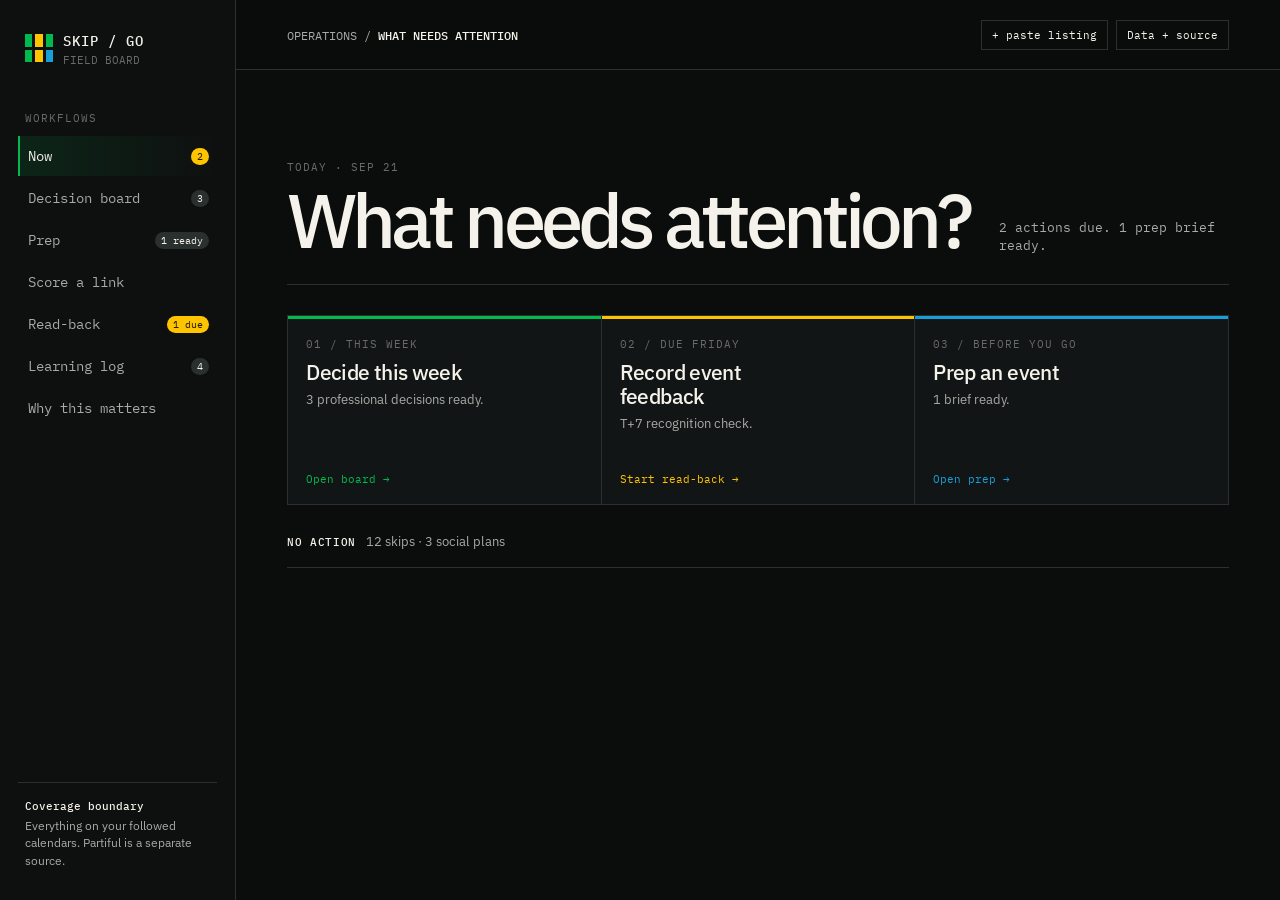
<file: design_v12.html>
<!doctype html>
<html lang="en">
<head>
<meta charset="utf-8">
<meta name="viewport" content="width=device-width,initial-scale=1">
<meta name="description" content="A static decision board for Bay Area professional events.">
<title>Skip or Go — Field board</title>
<link rel="preconnect" href="https://fonts.googleapis.com">
<link rel="preconnect" href="https://fonts.gstatic.com" crossorigin>
<link href="https://fonts.googleapis.com/css2?family=IBM+Plex+Mono:wght@400;500&family=IBM+Plex+Sans:wght@400;500;600&display=swap" rel="stylesheet">
<style>
  :root{--ink:#f4f2ea;--muted:#a9aaa6;--faint:#696b68;--ground:#0b0d0d;--panel:#121515;--panel-2:#171b1a;--line:#2a302e;--go:#00b94f;--part:#ffc400;--red:#e4002b;--blue:#189fd8;--orange:#f58025;--mono:"IBM Plex Mono",monospace;--sans:"IBM Plex Sans",sans-serif}
  *{box-sizing:border-box} html{scroll-behavior:smooth} body{margin:0;background:var(--ground);color:var(--ink);font:16px/1.45 var(--sans);min-width:320px} button,input,textarea,select{font:inherit} button,a{touch-action:manipulation} button{cursor:pointer} a{color:inherit} :focus-visible{outline:2px solid var(--blue);outline-offset:3px}
  .shell{display:grid;grid-template-columns:236px minmax(0,1fr);min-height:100vh}.rail{position:sticky;top:0;height:100vh;padding:27px 18px;border-right:1px solid var(--line);display:flex;flex-direction:column;background:#0e1010;z-index:3}.brand{display:flex;gap:10px;align-items:center;text-decoration:none;margin:2px 7px 44px}.brand-mark{width:28px;height:28px;display:grid;grid-template-columns:repeat(3,1fr);gap:3px}.brand-mark i{display:block;background:var(--go)}.brand-mark i:nth-child(2),.brand-mark i:nth-child(5){background:var(--part)}.brand-mark i:nth-child(6){background:var(--blue)}.brand b{font:500 14px var(--mono);letter-spacing:.07em}.brand small{display:block;color:var(--faint);font:11px var(--mono);margin-top:1px}.nav-label,.eyebrow,.section-kicker,.tiny{font:11px var(--mono);letter-spacing:.09em;text-transform:uppercase;color:var(--faint)}.nav-label{padding:0 7px;margin-bottom:9px}.nav a{display:flex;justify-content:space-between;align-items:center;padding:11px 8px;margin:2px 0;text-decoration:none;border-left:2px solid transparent;color:var(--muted);font:14px var(--mono)}.nav a:hover{color:var(--ink);background:var(--panel)}.nav a.on{color:var(--ink);border-color:var(--go);background:linear-gradient(90deg,rgba(0,185,79,.12),transparent)}.badge{font-size:10px;padding:2px 6px;border-radius:20px;color:var(--ink);background:#29302e}.badge.due{color:#211b00;background:var(--part)}.rail-foot{margin-top:auto;border-top:1px solid var(--line);padding:16px 7px 4px;color:var(--muted);font-size:12px}.rail-foot b{display:block;color:var(--ink);font:500 11px var(--mono);margin-bottom:4px}.main{min-width:0}.topbar{height:70px;display:flex;align-items:center;justify-content:space-between;gap:16px;padding:0 clamp(20px,4vw,60px);border-bottom:1px solid var(--line);background:rgba(11,13,13,.9);position:sticky;top:0;z-index:2;backdrop-filter:blur(12px)}.crumb{font:12px var(--mono);color:var(--muted)}.crumb b{color:var(--ink);font-weight:500}.top-actions{display:flex;gap:8px;align-items:center}.compact-btn,.source-link{border:1px solid var(--line);color:var(--ink);background:transparent;padding:7px 10px;font:11px var(--mono);text-decoration:none}.compact-btn:hover,.source-link:hover{border-color:var(--blue);color:var(--blue)}.mobile-menu{display:none}
  .view{display:none;padding:clamp(25px,4vw,58px);max-width:1500px;margin:auto}.view.active{display:block}.view-heading{display:flex;align-items:end;justify-content:space-between;gap:24px;margin-bottom:30px}.view-heading h1{font-size:clamp(27px,3.3vw,46px);line-height:1.02;letter-spacing:-.045em;margin:8px 0 0;max-width:740px;font-weight:500}.view-heading p{margin:0;color:var(--muted);max-width:440px}.muted{color:var(--muted)}
  .action-strip{display:grid;grid-template-columns:1.15fr .85fr .85fr;gap:1px;background:var(--line);border:1px solid var(--line);margin-bottom:34px}.action-strip>a{background:var(--panel);padding:18px;text-decoration:none;min-height:115px;transition:background .2s}.action-strip>a:hover{background:#1a211f}.action-strip b{display:block;font-size:18px;font-weight:500;margin:8px 0 3px}.action-strip span{font-size:13px;color:var(--muted)}.action-strip .green{border-top:3px solid var(--go)}.action-strip .yellow{border-top:3px solid var(--part)}.action-strip .blue{border-top:3px solid var(--blue)}
  .home{max-width:1120px;padding-top:clamp(54px,10vh,118px)}.home-hero{display:flex;justify-content:space-between;gap:28px;align-items:end;padding-bottom:28px;border-bottom:1px solid var(--line)}.home-hero h1{font-size:clamp(42px,6vw,76px);line-height:.95;letter-spacing:-.065em;font-weight:500;margin:10px 0 0}.home-hero p{font:13px/1.45 var(--mono);color:var(--muted);max-width:230px;margin:0}.attention-grid{display:grid;grid-template-columns:repeat(3,minmax(0,1fr));grid-auto-rows:188px;gap:1px;background:var(--line);border:1px solid var(--line);margin-top:30px}.attention-card{display:flex;flex-direction:column;min-height:0;height:100%;padding:18px;background:var(--panel);color:var(--ink);text-decoration:none;transition:background .2s}.attention-card:hover{background:#1a211f}.attention-card.go{border-top:3px solid var(--go)}.attention-card.due{border-top:3px solid var(--part)}.attention-card.prep-card{border-top:3px solid var(--blue)}.attention-card h2{font-size:21px;line-height:1.13;letter-spacing:-.03em;font-weight:500;margin:10px 0 6px;max-width:13ch}.attention-card p{font-size:13px;line-height:1.4;color:var(--muted);margin:0}.attention-card b{font:11px var(--mono);margin-top:auto;padding-top:12px}.attention-card.go b{color:var(--go)}.attention-card.due b{color:var(--part)}.attention-card.prep-card b{color:var(--blue)}.settled-note{border-bottom:1px solid var(--line);padding:15px 0;color:var(--muted);font-size:13px}.settled-note b{color:var(--ink);font:500 11px var(--mono);letter-spacing:.06em;margin-right:10px}
  .dispatch{display:grid;grid-template-columns:minmax(500px,1.25fr) minmax(265px,.63fr);gap:25px}.board{border-top:1px solid var(--line)}.board-top{display:flex;justify-content:space-between;align-items:center;padding:15px 0}.week-switch{display:flex;border:1px solid var(--line)}.week-switch button{border:0;border-right:1px solid var(--line);background:transparent;color:var(--muted);font:11px var(--mono);padding:8px 11px}.week-switch button:last-child{border:0}.week-switch button.on{background:var(--panel-2);color:var(--ink)}.route{position:relative;padding:2px 0 4px}.route:before{content:"";position:absolute;width:2px;left:111px;top:25px;bottom:25px;background:linear-gradient(var(--go),var(--part),#555)}.route-row{display:grid;grid-template-columns:90px 44px 1fr;gap:0;position:relative;padding:12px 0}.route-day{font:11px var(--mono);color:var(--muted);padding-top:14px}.route-day b{display:block;color:var(--ink);font-weight:500}.route-node{width:16px;height:16px;border-radius:50%;background:var(--ground);border:3px solid var(--go);margin:14px 0 0 14px;z-index:1}.route-row.part .route-node{border-color:var(--part)}.route-row.social .route-node{border-color:var(--blue)}.route-row.skip .route-node{border-color:#707673}.route-item{border:1px solid var(--line);background:var(--panel);padding:14px 16px;min-width:0}.route-item:hover{border-color:#4b5551}.route-item-top{display:flex;justify-content:space-between;gap:12px;align-items:center}.state{font:11px var(--mono);letter-spacing:.08em;color:var(--go)}.part .state{color:var(--part)}.social .state{color:var(--blue)}.skip .state{color:#9a9d99}.score{font:12px var(--mono);color:var(--muted);white-space:nowrap}.route-item h2{font-size:17px;line-height:1.25;margin:6px 0 4px;font-weight:500}.route-item h2 button{border:0;padding:0;background:transparent;color:inherit;text-align:left;font:inherit;cursor:pointer}.route-item h2 button:hover{text-decoration:underline;text-decoration-color:var(--go)}.route-meta{color:var(--muted);font:11px var(--mono);text-transform:uppercase}.route-reason{font-size:13px;line-height:1.4;margin:9px 0 0;color:#d3d4ce}.route-reason b{font-weight:500;color:var(--ink)}
  .event-map{position:relative;min-height:500px;overflow:hidden;border:1px solid var(--line);background:radial-gradient(circle at 18% 73%,rgba(0,185,79,.11),transparent 25%),#101414}.event-map svg{display:block;width:100%;height:auto;min-height:500px}.map-water{fill:#0a1011}.map-land{fill:#151b19;stroke:#3a4540;stroke-width:1.5}.map-road{fill:none;stroke:#2b3531;stroke-width:1;stroke-dasharray:4 5}.map-bart{fill:none;stroke:var(--blue);stroke-width:3;stroke-linecap:round;opacity:.8}.map-city{font:11px var(--mono);fill:#8e9893;letter-spacing:.05em}.map-note{font:10px var(--mono);fill:#69736f;letter-spacing:.08em}.map-point{cursor:pointer}.map-point circle{fill:var(--ground);stroke:var(--go);stroke-width:4;transition:r .18s}.map-point.part circle{stroke:var(--part)}.map-point.social circle{stroke:var(--blue)}.map-point.skip circle{stroke:#7e8782}.map-point:hover circle,.map-point:focus circle{r:11}.map-point text{font:500 12px var(--mono);fill:var(--ink);pointer-events:none}.map-point .map-state{font-size:10px;fill:var(--go)}.map-point.part .map-state{fill:var(--part)}.map-point.social .map-state{fill:var(--blue)}.map-leader{stroke:#57615b;stroke-width:1}.map-legend{position:absolute;left:16px;bottom:16px;display:flex;gap:12px;flex-wrap:wrap;font:10px var(--mono);color:var(--muted);background:rgba(11,13,13,.75);padding:8px}.map-legend i{display:inline-block;width:7px;height:7px;border-radius:50%;background:var(--go);margin-right:4px}.map-legend i.part{background:var(--part)}.map-legend i.social{background:var(--blue)}.map-caption{padding:12px 14px;background:#0d0f0f;border-top:1px solid var(--line);font-size:12px;color:var(--muted)}.map-caption b{font:11px var(--mono);color:var(--ink)}
  .signal-side{border-top:1px solid var(--line)}.selected-event{padding:16px 0 19px;border-bottom:1px solid var(--line)}.selected-event h2{font-size:22px;line-height:1.14;font-weight:500;margin:7px 0 10px;letter-spacing:-.025em}.selected-event .selected-state{font:11px var(--mono);letter-spacing:.08em;color:var(--go)}.selected-event.part .selected-state{color:var(--part)}.selected-event.social .selected-state{color:var(--blue)}.selected-event.skip .selected-state{color:#a5aaa6}.selected-address{font:12px/1.4 var(--mono);color:#d3d9d4;padding:11px 0;border-top:1px solid var(--line);border-bottom:1px solid var(--line)}.selected-line{font-size:14px;line-height:1.42;color:var(--muted);margin:13px 0}.selected-score{display:flex;justify-content:space-between;align-items:end;gap:10px}.selected-score b{display:block;font:500 29px var(--mono);letter-spacing:-.07em}.selected-score span{font:10px var(--mono);color:var(--muted);text-align:right}.p-score-help{margin:7px 0 0;font-size:12px;line-height:1.4;color:var(--muted)}.selected-actions{display:flex;gap:7px;margin-top:14px}.selected-actions button{border:0;padding:8px 10px;background:var(--go);color:#052814;font:11px var(--mono)}.selected-actions a{border:1px solid var(--line);padding:7px 9px;text-decoration:none;font:11px var(--mono);color:var(--ink)}.side-block{padding:16px 0;border-bottom:1px solid var(--line)}.side-block h2{font:500 12px var(--mono);letter-spacing:.07em;margin:0 0 12px}.meter-line{display:flex;align-items:center;gap:10px;margin:9px 0;font-size:13px}.meter{height:6px;flex:1;background:#242927}.meter i{height:100%;display:block;background:var(--go)}.honest-line{color:var(--muted);font-size:13px}.honest-line button{padding:0;border:0;background:transparent;color:var(--ink);text-decoration:underline;text-decoration-color:#555;cursor:pointer}
  .inventory{margin-top:38px;border-top:1px solid var(--line);padding-top:18px}.inventory-stack{border-top:1px solid var(--line)}.inventory-group{display:grid;grid-template-columns:155px 1fr;border-bottom:1px solid var(--line);padding:16px 0;gap:18px}.inventory-label{font:11px var(--mono);letter-spacing:.08em;color:var(--muted)}.inventory-label b{display:block;font-size:14px;color:var(--ink);margin-top:4px}.inventory-list{display:grid;gap:9px}.inventory-row{display:grid;grid-template-columns:60px minmax(0,1fr) 100px;gap:12px;align-items:start;padding:15px 14px;background:var(--panel)}.inventory-row .item-state{font:12px var(--mono);color:var(--go);padding-top:2px}.inventory-row.part .item-state{color:var(--part)}.inventory-row.social .item-state{color:var(--blue)}.inventory-row.skip .item-state{color:#a4a8a5}.inventory-row button{border:0;background:transparent;color:var(--ink);padding:0;text-align:left;font:500 17px var(--sans);line-height:1.3;cursor:pointer}.inventory-row button:hover{text-decoration:underline;text-decoration-color:var(--go)}.inventory-meta{grid-column:2 / 4;margin:1px 0 0;color:var(--muted);font:11px var(--mono);letter-spacing:.03em;text-transform:uppercase}.inventory-reason{grid-column:2 / 4;display:grid;grid-template-columns:35px minmax(0,1fr);gap:9px;margin:4px 0 0;color:#d7d9d3;font-size:14px;line-height:1.45}.inventory-reason b{font:10px var(--mono);letter-spacing:.08em;color:var(--faint);padding-top:2px}.inventory-score{text-align:right;font:13px var(--mono);color:var(--muted);padding-top:3px}
  .operations{margin-top:45px;border-top:1px solid var(--line);padding-top:18px}.operations-head{display:flex;align-items:end;justify-content:space-between;gap:18px;margin-bottom:14px}.operations h2{font-size:22px;margin:3px 0 0;font-weight:500}.operations p{font-size:13px;color:var(--muted);margin:0;max-width:480px}.intake{display:flex;gap:0;border:1px solid var(--line);background:var(--panel)}.intake input{flex:1;min-width:0;border:0;background:transparent;color:var(--ink);padding:15px}.intake button{border:0;background:var(--go);color:#062812;padding:0 18px;font:500 12px var(--mono)}.intake-status{margin:9px 0 0;font:12px var(--mono);color:var(--muted);min-height:18px}
  .suppressed{margin-top:36px;border:1px solid var(--line);padding:17px;display:flex;justify-content:space-between;gap:24px;align-items:center;background:rgba(255,255,255,.018)}.suppressed b{font:500 13px var(--mono)}.suppressed span{color:var(--muted);font-size:13px}.suppressed button{border:0;background:transparent;color:var(--ink);font:11px var(--mono);text-decoration:underline;cursor:pointer}.skip-drawer{display:none;margin-top:12px}.skip-drawer.open{display:block}.skip-row{display:flex;gap:13px;padding:11px 0;border-top:1px solid var(--line);font-size:13px}.skip-row b{font:11px var(--mono);color:#979b97;min-width:42px}.skip-row span{color:var(--muted)}
  .prep{max-width:1080px}.prep-picker{display:flex;justify-content:space-between;gap:22px;align-items:end;border-bottom:1px solid var(--line);padding:0 0 17px;margin-bottom:25px}.prep-picker label{display:block;font:11px var(--mono);letter-spacing:.08em;color:var(--muted);margin-bottom:8px}.prep-picker select{min-width:min(540px,100%);background:#0d1010;border:1px solid #3a4540;color:var(--ink);padding:11px;font-size:15px}.prep-picker p{margin:0;font:11px/1.45 var(--mono);color:var(--go);max-width:220px}.prep-brief{border-top:3px solid var(--go);background:var(--panel)}.prep-brief>header{padding:clamp(23px,4vw,43px);background:radial-gradient(circle at 80% 0,rgba(0,185,79,.15),transparent 35%)}.prep-brief h2{font-size:clamp(30px,4.5vw,50px);line-height:1;letter-spacing:-.05em;font-weight:500;max-width:740px;margin:9px 0 13px}.prep-brief header>p{max-width:650px;color:#d7ddd7;font-size:17px;margin:0 0 20px}.prep-sections{display:grid;grid-template-columns:1fr 1fr 1.05fr;gap:1px;background:var(--line)}.prep-sections section{padding:22px;background:#101313}.prep-kicker{font:11px var(--mono);letter-spacing:.08em;color:var(--blue)}.prep-sections h3{font-size:19px;line-height:1.2;font-weight:500;margin:9px 0 15px}.prep-content{border-top:1px solid var(--line)}.prep-content div{padding:11px 0;border-bottom:1px solid var(--line)}.prep-content b{display:block;font:12px var(--mono);color:var(--ink);margin-bottom:4px}.prep-content span{font-size:13px;line-height:1.45;color:var(--muted)}.prep-content .pending{color:#d4c184}.prep-question{border-top:2px solid var(--part)}.prep-question p{font-size:17px;line-height:1.45;color:var(--ink);margin:0}.prep-question small{display:block;margin-top:14px;font:11px/1.5 var(--mono);color:var(--muted)}.prep-brief footer{display:flex;gap:14px;padding:15px 22px;background:#0c0e0e;font-size:12px;color:var(--muted)}.prep-brief footer b{font:11px var(--mono);color:var(--blue);white-space:nowrap}.intake-view{max-width:900px}.link-well{border:1px solid var(--line);background:radial-gradient(circle at 15% 0,rgba(24,159,216,.15),transparent 33%),var(--panel);padding:clamp(24px,5vw,56px);text-align:center}.link-well h2{font-size:clamp(26px,4vw,44px);line-height:1;margin:10px auto 13px;max-width:630px;font-weight:500;letter-spacing:-.04em}.link-well p{max-width:550px;margin:0 auto 28px;color:var(--muted)}.big-link{display:flex;max-width:640px;margin:auto;border:1px solid #4b5754;background:#0e1110}.big-link input{flex:1;min-width:0;border:0;background:transparent;color:var(--ink);padding:16px}.big-link button{border:0;background:var(--blue);color:#061d29;padding:0 18px;font:500 12px var(--mono)}.intake-steps{display:grid;grid-template-columns:repeat(3,1fr);gap:1px;background:var(--line);margin-top:24px}.intake-steps div{padding:17px;background:var(--panel);text-align:left}.intake-steps b{font:11px var(--mono);color:var(--blue);display:block;margin-bottom:6px}.intake-steps span{font-size:13px;color:var(--muted)}
  .readback{max-width:1060px}.say{background:var(--panel);border:1px solid var(--line);padding:24px}.say label{display:block;font:11px var(--mono);color:var(--muted);margin-bottom:9px}.readback-picker{display:flex;justify-content:space-between;gap:18px;align-items:end;padding:0 0 17px;margin-bottom:17px;border-bottom:1px solid var(--line)}.readback-picker>div{min-width:0;flex:1}.readback-picker select{width:100%;background:#0c0e0e;border:1px solid #37403d;color:var(--ink);padding:10px;font:13px var(--sans)}.readback-picker p{max-width:190px;margin:0;font:11px/1.45 var(--mono);color:var(--part)}.say textarea{width:100%;min-height:126px;resize:vertical;background:#0c0e0e;border:1px solid #37403d;color:var(--ink);padding:14px;line-height:1.5}.say-foot{margin-top:11px;display:flex;justify-content:space-between;gap:12px;align-items:center}.say-foot span{font-size:12px;color:var(--muted)}.primary{border:0;background:var(--part);color:#261d00;padding:10px 14px;font:500 12px var(--mono)}.readback-flow{margin-top:29px;display:grid;grid-template-columns:1fr .9fr;gap:26px}.recorded{border-top:3px solid var(--go);padding:18px;background:#101614}.suspected{border:1px dashed #8a7020;padding:18px;background:#171508}.pane-top{display:flex;justify-content:space-between;gap:12px;align-items:baseline;margin-bottom:13px}.pane-top h2{font:500 19px var(--mono);margin:0}.recorded h2{color:var(--go)}.suspected h2{color:var(--part)}.pane-top span{font:11px var(--mono);color:var(--muted)}.fact{display:flex;justify-content:space-between;gap:16px;padding:11px 0;border-top:1px solid #29342e}.fact:first-of-type{border-top:0}.fact b{font:500 13px var(--mono)}.fact span{font-size:13px;color:#d7ddd8;text-align:right}.edit-fact{border:0;background:transparent;color:var(--go);font:11px var(--mono);padding:0;text-decoration:underline;cursor:pointer}.hypothesis{padding:13px 0;border-top:1px solid rgba(255,196,0,.2)}.hypothesis:first-of-type{border-top:0}.hypothesis b{font-size:13px;font-weight:500;display:block}.hypothesis p{font-size:12px;color:var(--muted);margin:5px 0 0}.progress{height:4px;background:#393216;margin-top:9px}.progress i{display:block;height:100%;background:var(--part)}.awaiting{margin-top:12px;color:#d9c679;font:11px var(--mono)}
  .learn{max-width:1100px}.learn-grid{display:grid;grid-template-columns:1.15fr .85fr;gap:25px}.calibration{border:1px solid var(--line);background:var(--panel);padding:24px}.calibration h2,.hypotheses h2{font:500 22px var(--sans);margin:4px 0 10px}.empty-rate{display:flex;gap:22px;align-items:center;padding:20px 0;border-top:1px solid var(--line);border-bottom:1px solid var(--line);margin:18px 0}.empty-ring{width:76px;height:76px;border-radius:50%;border:6px solid #303634;border-top-color:var(--part);display:grid;place-items:center;flex:none;font:12px var(--mono)}.empty-rate b{display:block;font-size:17px}.empty-rate span{display:block;color:var(--muted);font-size:13px;margin-top:4px}.fineprint{font-size:12px;color:var(--muted);margin:0}.hypotheses{border-top:3px solid var(--part);padding:0 0 18px}.hypotheses-intro{color:var(--muted);font-size:13px;margin:7px 0 15px}.hyp-card{padding:15px 0;border-top:1px solid var(--line)}.hyp-card b{font-size:14px;font-weight:500;line-height:1.35}.hyp-card p{font-size:12px;color:var(--muted);margin:5px 0 9px}.support{display:flex;justify-content:space-between;font:11px var(--mono);color:var(--part)}.support i{height:5px;background:#3a3214;display:block;flex:1;margin:5px 0 0 10px;position:relative}.support i:after{content:"";display:block;width:var(--support);height:100%;background:var(--part)}.standards{margin-top:30px;border-left:2px solid var(--blue);padding:5px 0 5px 16px}.standards b{font:11px var(--mono);letter-spacing:.08em;color:var(--blue)}.standards p{margin:6px 0 0;color:var(--muted);font-size:13px}
  .learn-cases{display:grid;grid-template-columns:1.1fr .9fr;gap:26px;border-top:1px solid var(--line);margin-top:31px;padding-top:22px}.learn-cases h2{font-size:24px;line-height:1.12;font-weight:500;margin:6px 0 11px}.learn-cases p{color:var(--muted);font-size:14px;line-height:1.5}.principle-lines{border-left:2px solid var(--blue);padding-left:18px}.principle-lines p{font:500 15px/1.45 var(--sans);color:var(--ink);margin:0;padding:10px 0;border-bottom:1px solid var(--line)}.principle-lines p:last-child{border:0}.about{max-width:820px}.about-story{max-width:720px}.about-story>section{padding:26px 0;border-top:1px solid var(--line)}.about-story>section:first-child{padding-top:0;border-top:0}.about-story h2{font-size:28px;line-height:1.08;font-weight:500;letter-spacing:-.035em;margin:7px 0 12px}.about-story p{margin:0;color:#c9cdc7;font-size:16px;line-height:1.6;max-width:66ch}.about-story p+p{margin-top:14px}.factor-list{margin:20px 0;display:grid;gap:0;border-top:1px solid var(--line)}.factor-list div{display:grid;grid-template-columns:190px 1fr;gap:18px;padding:13px 0;border-bottom:1px solid var(--line)}.factor-list b{font:500 14px var(--mono);color:var(--blue)}.factor-list span{font-size:14px;line-height:1.5;color:var(--muted)}.why-loop{display:grid;grid-template-columns:repeat(4,1fr);gap:1px;background:var(--line);margin-top:23px}.why-loop div{padding:18px;background:#101313}.why-loop b{display:block;font:11px var(--mono);color:var(--go);margin-bottom:8px}.why-loop span{font-size:13px;color:var(--muted)}
  .detail-overlay{display:none;position:fixed;inset:0;background:rgba(3,4,4,.78);z-index:10;overflow:auto;padding:34px 18px}.detail-overlay.open{display:block}.detail-sheet{position:relative;max-width:740px;margin:0 auto;background:radial-gradient(circle at 80% 0,var(--detail-glow),transparent 33%),#101312;border:1px solid var(--line);min-height:calc(100vh - 68px);padding:clamp(25px,6vw,70px)}.close-detail{position:absolute;right:18px;top:17px;border:0;background:transparent;color:var(--muted);font:12px var(--mono)}.detail-source{font:11px var(--mono);color:var(--muted);letter-spacing:.08em;text-transform:uppercase}.detail-sheet h1{font-size:clamp(34px,6vw,62px);line-height:.98;letter-spacing:-.055em;margin:15px 0 18px;font-weight:500;max-width:620px}.detail-when{font:500 20px var(--mono);color:var(--ink)}.detail-place{margin:10px 0 27px;color:var(--muted)}.decision-banner{border-left:3px solid var(--go);background:rgba(0,185,79,.08);padding:16px;margin:27px 0}.decision-banner.part{border-color:var(--part);background:rgba(255,196,0,.08)}.decision-banner h2{font:500 15px var(--mono);color:var(--go);margin:0}.decision-banner.part h2{color:var(--part)}.decision-banner p{margin:6px 0 0;font-size:15px}.probability{font:12px var(--mono);color:var(--muted);margin-top:9px}.intent-pills{display:grid;grid-template-columns:1fr 1fr;gap:10px;margin:27px 0}.intent-pills button{min-height:75px;border:0;border-radius:44px;font:500 20px var(--sans)}.want{background:var(--go);color:#042714}.pass{background:#2d3230;color:#eceee8}.intent-pills small{display:block;font:10px var(--mono);margin-top:3px}.context{display:none;padding:17px;background:#151a18;border:1px solid #36443e;margin-bottom:27px}.context.open{display:block}.context h3{font:500 13px var(--mono);margin:0 0 5px}.context>p{font-size:13px;color:var(--muted);margin:0 0 14px}.context-options{display:grid;grid-template-columns:repeat(3,1fr);gap:8px}.context-group{min-width:0}.context-group b{font:11px var(--mono);display:block;margin-bottom:6px}.toggle{display:flex;gap:4px}.toggle button{flex:1;border:1px solid #424a46;background:#0f1211;color:var(--muted);font:11px var(--mono);padding:7px 3px}.toggle button.selected{border-color:var(--go);background:rgba(0,185,79,.12);color:var(--ink)}.recompute{display:none;margin:13px 0 0;font:12px var(--mono);color:var(--go)}.recompute.show{display:block}.why-grid{display:grid;grid-template-columns:1fr 1fr;gap:1px;background:var(--line);margin-top:20px}.why-grid div{padding:13px;background:var(--panel)}.why-grid b{display:block;font:11px var(--mono);color:var(--muted);margin-bottom:5px}.why-grid span{font-size:13px}.detail-facts{margin-top:22px;border-top:1px solid var(--line);border-bottom:1px solid var(--line)}.detail-facts div{display:grid;grid-template-columns:120px 1fr;gap:12px;padding:10px 0;border-bottom:1px solid var(--line);font-size:13px}.detail-facts div:last-child{border:0}.detail-facts b{font:11px var(--mono);color:var(--muted)}.provenance{margin-top:25px;border-top:1px solid var(--line);padding-top:16px;font-size:12px;color:var(--muted)}.provenance b{color:var(--ink);font:11px var(--mono);display:block;margin-bottom:5px}
  .toast{position:fixed;left:50%;bottom:22px;transform:translateX(-50%) translateY(120px);background:#e9eee8;color:#0c110e;padding:11px 15px;font:12px var(--mono);z-index:20;transition:transform .25s}.toast.show{transform:translateX(-50%) translateY(0)}
  @media(max-width:900px){.shell{grid-template-columns:1fr}.rail{position:fixed;transform:translateX(-100%);transition:transform .2s;width:236px;box-shadow:12px 0 30px #000}.rail.open{transform:translateX(0)}.mobile-menu{display:inline-block}.dispatch,.learn-grid,.learn-cases,.prep-sections{grid-template-columns:1fr}.signal-side{display:grid;grid-template-columns:repeat(2,1fr);gap:0 20px}.selected-event{grid-row:span 2}.topbar{padding:0 20px}.view{padding:28px 20px}.view-heading{display:block}.view-heading p{margin-top:13px}.action-strip{grid-template-columns:1fr}.action-strip>a{min-height:auto}.route:before{left:91px}.route-row{grid-template-columns:70px 44px 1fr}.route-node{margin-left:14px}.context-options{grid-template-columns:1fr}.readback-flow,.about-grid,.about-explain,.why-loop{grid-template-columns:1fr}.inventory-group{grid-template-columns:1fr;gap:7px}}
  @media(max-width:530px){.top-actions .compact-btn{display:none}.topbar{height:58px}.signal-side{display:block}.view-heading h1{font-size:32px}.route-item{padding:12px}.route-item h2{font-size:16px}.route-day{font-size:10px}.score{font-size:10px}.route:before{left:76px}.route-row{grid-template-columns:55px 38px 1fr}.route-node{margin-left:11px}.suppressed{display:block}.suppressed button{display:block;margin-top:10px}.intake{display:block}.intake button{width:100%;height:45px}.big-link{display:block}.big-link button{width:100%;height:49px}.intake-steps{grid-template-columns:1fr}.readback-flow{gap:18px}.why-grid{grid-template-columns:1fr}.detail-overlay{padding:0}.detail-sheet{min-height:100vh;border:0}.intent-pills{grid-template-columns:1fr}.say-foot{align-items:end}.say-foot span{max-width:160px}.view-heading{margin-bottom:22px}.inventory-row{grid-template-columns:53px minmax(0,1fr) 72px;padding:14px 11px}.inventory-row button{font-size:16px}.inventory-row p{font-size:13px}.event-map{min-height:390px}.event-map svg{min-height:390px}.readback-picker{display:block}.readback-picker p{max-width:none;margin-top:10px}.about-story h2{font-size:25px}.about-story p{font-size:15px}.factor-list div{grid-template-columns:1fr;gap:5px}.prep-picker{display:block}.prep-picker select{min-width:0;width:100%}.prep-picker p{margin-top:10px}.prep-brief footer{display:block}.prep-brief footer span{display:block;margin-top:7px}}
  @media(prefers-reduced-motion:reduce){*,*:before,*:after{scroll-behavior:auto!important;transition:none!important}}
  @media(max-width:900px){.home-hero,.attention-grid{grid-template-columns:1fr}.home-hero{display:block}.home-hero p{margin-top:15px}.attention-grid{grid-auto-rows:154px}.attention-card{min-height:0}}
  @media(max-width:530px){.home{padding-top:42px}.home-hero h1{font-size:42px}.settled-note b{display:block;margin-bottom:6px}.inventory-meta,.inventory-reason{font-size:13px}.inventory-reason{grid-template-columns:31px minmax(0,1fr);gap:7px}}
</style>
</head>
<body>
<div class="shell">
  <aside class="rail" id="rail" aria-label="Primary navigation">
    <a class="brand" href="#/home"><span class="brand-mark" aria-hidden="true"><i></i><i></i><i></i><i></i><i></i><i></i></span><span><b>SKIP / GO</b><small>FIELD BOARD</small></span></a>
    <div class="nav-label">Workflows</div>
    <nav class="nav">
      <a href="#/home" data-view="home" class="on"><span>Now</span><span class="badge due">2</span></a>
      <a href="#/board" data-view="board"><span>Decision board</span><span class="badge">3</span></a>
      <a href="#/prep" data-view="prep"><span>Prep</span><span class="badge">1 ready</span></a>
      <a href="#/intake" data-view="intake"><span>Score a link</span></a>
      <a href="#/readback" data-view="readback"><span>Read-back</span><span class="badge due">1 due</span></a>
      <a href="#/learning" data-view="learning"><span>Learning log</span><span class="badge">4</span></a>
      <a href="#/about" data-view="about"><span>Why this matters</span></a>
    </nav>
    <div class="rail-foot"><b>Coverage boundary</b>Everything on your followed calendars. Partiful is a separate source.</div>
  </aside>
  <main class="main">
    <header class="topbar"><div><button class="compact-btn mobile-menu" id="menuButton" aria-expanded="false" aria-controls="rail">Menu</button><span class="crumb">OPERATIONS / <b id="crumb">DECISION BOARD</b></span></div><div class="top-actions"><a class="compact-btn" href="#/intake">+ paste listing</a><button class="compact-btn" id="sourceButton">Data + source</button></div></header>

    <section class="view home active" id="home" data-title="What needs attention">
      <div class="home-hero"><div><div class="eyebrow">Today · Sep 21</div><h1>What needs attention?</h1></div><p>2 actions due. 1 prep brief ready.</p></div>
      <div class="attention-grid" aria-label="Actions needing attention"><a class="attention-card go" href="#/board"><span class="tiny">01 / This week</span><h2>Decide this week</h2><p>3 professional decisions ready.</p><b>Open board →</b></a><a class="attention-card due" href="#/readback"><span class="tiny">02 / Due Friday</span><h2>Record event feedback</h2><p>T+7 recognition check.</p><b>Start read-back →</b></a><a class="attention-card prep-card" href="#/prep"><span class="tiny">03 / Before you go</span><h2>Prep an event</h2><p>1 brief ready.</p><b>Open prep →</b></a></div>
      <p class="settled-note"><b>NO ACTION</b><span>12 skips · 3 social plans</span></p>
    </section>

    <section class="view" id="board" data-title="Decision board">
      <div class="view-heading"><div><div class="eyebrow">Week of Sep 21–27 · Bay Area</div><h1>Is this event for someone like me, or am I watching someone else's event?</h1></div><p>This is a routing board, not a menu. Professional events are filtered into a small plan; social time stays outside the score.</p></div>
      <div class="action-strip">
        <a class="green" href="#/board"><span class="tiny">This week's field view</span><b>Professional decisions, in place</b><span>Use the map to see what each listing asks of your time and travel.</span></a>
        <a class="yellow" href="#/readback"><span class="tiny">Next outcome check</span><b>OpenRouter · T+7</b><span>Due Friday Sep 25. Recognition prompts ready.</span></a>
        <a class="blue" href="#/intake"><span class="tiny">Incoming signal</span><b>Score a listing</b><span>Paste a link; unknowns remain visible.</span></a>
      </div>
      <div class="dispatch">
        <section class="board" aria-labelledby="boardTitle"><div class="board-top"><div><div class="section-kicker">Event field map</div><h2 id="boardTitle" style="margin:2px 0 0;font-size:21px;font-weight:500">Where this week asks you to go</h2></div><div class="week-switch" aria-label="Choose a week"><button data-week="prev">Sep 14–20</button><button data-week="current" class="on">Sep 21–27</button><button data-week="next">Sep 28–Oct 4</button></div></div>
          <div class="event-map" id="route" aria-live="polite" aria-label="Map of event locations"></div>
        </section>
        <aside class="signal-side" aria-label="Selected event summary">
          <section class="selected-event" id="selectedEvent" aria-live="polite"></section>
          <section class="side-block"><h2>Coverage statement</h2><p class="honest-line">59 events were suppressed as unreachable. <button id="suppressedJump">Inspect the boundary</button></p></section>
        </aside>
      </div>
      <section class="inventory" aria-labelledby="inventoryTitle"><div class="operations-head"><div><div class="section-kicker">Complete selected-week inventory</div><h2 id="inventoryTitle">Every actual listing, with its decision</h2></div><p>Professional rows get a verdict. Social / cohort rows remain visible but never become a career score or read-back.</p></div><div class="inventory-stack" id="inventoryStack"></div></section>
      <section class="operations" aria-labelledby="intakeTitle"><div class="operations-head"><div><div class="section-kicker">Manual intake</div><h2 id="intakeTitle">One link, then an honest score</h2></div><p>Use a real event URL. The item opens as a candidate until format, room, place, and travel facts are known.</p></div><form class="intake" id="quickIntake"><input id="quickUrl" type="url" placeholder="Paste a Luma, Partiful, or CampusGroups event link" aria-label="Event link"><button type="submit">OPEN CANDIDATE →</button></form><p class="intake-status" id="quickStatus"></p></section>
      <section class="suppressed" id="suppressed"><div><b>38 skipped · 59 suppressed</b><br><span>Skip reasons: 31 spectator, 6 below bar, 1 quota full. Suppressed means unreachable—not silently absent.</span></div><button id="toggleSkips" aria-expanded="false">Show set-aside events</button></section>
      <div class="skip-drawer" id="skipDrawer"><div class="skip-row"><b>SKIP</b><div>Codex Community Meetup — San Francisco<br><span>394 RSVPs dilute the chance of a useful conversation.</span></div></div><div class="skip-row"><b>SKIP</b><div>Story Salon #1 — Fall ’26<br><span>Spectator format. Interesting is not enough for a professional slot.</span></div></div><div class="skip-row"><b>SKIP</b><div>Alumni Chat with Matt Friend, former CFO of Nike<br><span>Spectator format; seniority does not make the room participatory.</span></div></div></div>
    </section>

    <section class="view prep" id="prep" data-title="Prep"><div class="view-heading"><div><div class="eyebrow">Event brief · pre-attendance</div><h1>Arrive with a reason to start a conversation.</h1></div><p>This prototype turns an event you already plan to attend into a compact brief. Facts remain sourced; questions are prompts, not scripts.</p></div><section class="prep-picker"><label for="prepEvent">EVENT YOU ARE PREPARING FOR</label><select id="prepEvent"><option value="workshop">Claude Code Workshop with Provectus · Mon Sep 21</option><option value="waymo">-1 to Waymo with Dmitri Dolgov · Mon Sep 21</option><option value="openrouter">How AI Models Learn to Do Real Work · Wed Sep 30</option></select><p id="prepStatus">GO · MON SEP 21 · 13:00–17:30 · SAN FRANCISCO</p></section><article class="prep-brief"><header><div class="section-kicker" id="prepSource">Luma · Claude Workshops calendar</div><h2 id="prepTitle">Claude Code Workshop with Provectus</h2><p id="prepLine">You would be doing the thing, not watching it. Arrive ready to make the workshop useful.</p><a id="prepListing" class="source-link" href="https://lu.ma/claude-code-workshop-sf-sept-21" target="_blank" rel="noopener">Open event listing ↗</a></header><div class="prep-sections"><section><div class="prep-kicker">01 / HOST CONTEXT</div><h3>What is confirmed about the host?</h3><div id="prepHost" class="prep-content"></div></section><section><div class="prep-kicker">02 / PEOPLE TO NOTICE</div><h3>Who is named on the listing?</h3><div id="prepPeople" class="prep-content"></div></section><section class="prep-question"><div class="prep-kicker">03 / ONE OPENING</div><h3>A topic to take into the room</h3><p id="prepQuestion"></p><small id="prepQuestionNote"></small></section></div><footer><b>PROTOTYPE BOUNDARY</b><span>Host and speaker research is intentionally a distinct data layer. Until it is encoded, the brief says what the listing confirms and leaves the rest visibly pending.</span></footer></article></section>

    <section class="view intake-view" id="intake" data-title="Score a link"><div class="view-heading"><div><div class="eyebrow">Manual candidate</div><h1>Bring one event into the field board.</h1></div><p>Scoring should expose gaps before it produces confidence.</p></div><div class="link-well"><div class="section-kicker">Listing URL</div><h2>Paste the page—not a summary of it.</h2><p>The system will preserve the listing as a source, then show the missing pre-event facts that prevent an honest verdict.</p><form class="big-link" id="bigIntake"><input id="bigUrl" type="url" placeholder="https://…" aria-label="Paste event listing URL"><button type="submit">SCORE CANDIDATE →</button></form><p class="intake-status" id="bigStatus"></p></div><div class="intake-steps"><div><b>01 / INGEST</b><span>Keep the URL and source platform attached to the row.</span></div><div><b>02 / ENRICH</b><span>Find place, format, participation, and the actual room.</span></div><div><b>03 / DECIDE</b><span>Route to GO, PART, SKIP—or leave it unscored.</span></div></div></section>

    <section class="view readback" id="readback" data-title="Read-back"><div class="view-heading"><div><div class="eyebrow">Outcome capture · T+7 due</div><h1>What happened is not a form.</h1></div><p>First choose the event. Then say what happened in your own words; the record never loses its event context.</p></div><section class="say"><div class="readback-picker"><div><label for="readbackEvent">EVENT TO RECORD</label><select id="readbackEvent"><option value="openrouter">Sep 18 · The New Model Dilemma: Should You Switch? · T+7 due</option><option value="grok">Sep 03 · Grok Bot build night for women · labelled</option><option value="founder">Aug 19 · Haas Founder &amp; Funder Night · labelled</option><option value="venture">Sep 09 · Venture Math: Session 02 · labelled</option></select></div><p id="readbackStatus">OPENROUTER · SEP 18 · T+7 RECOGNITION CHECK DUE FRI SEP 25</p></div><label for="feedback" id="readbackPrompt">Tell me what happened at The New Model Dilemma: Should You Switch?</label><textarea id="feedback" placeholder="e.g. The stage was weak, but I met someone in the line who runs Engineering 198. Ivy gave me a ride, so SF cost nothing this time."></textarea><div class="say-foot"><span id="readbackNote">Free text becomes a correctionable record for this event. It does not change weights on its own.</span><button class="primary" id="readbackButton">READ BACK WHAT I SAID →</button></div></section><div class="readback-flow"><section class="recorded"><div class="pane-top"><h2>Recorded</h2><span>facts · apply now</span></div><div class="fact"><b>companions</b><span>[Ivy] <button class="edit-fact">correct</button></span></div><div class="fact"><b>trip_chained</b><span>true <button class="edit-fact">correct</button></span></div><div class="fact"><b>cost_blocks</b><span>0 <button class="edit-fact">correct</button></span></div><div class="fact"><b>convening_power</b><span>record on this row <button class="edit-fact">correct</button></span></div></section><section class="suspected"><div class="pane-top"><h2>Suspected</h2><span>inferences · cannot apply</span></div><div class="hypothesis"><b>In-person participant-ish SF events may carry more unmodeled upside than cost currently credits.</b><p>One supporting event. The zero-cost ride is also a confound, so nothing changes.</p><div class="progress"><i style="width:33%"></i></div></div><div class="hypothesis"><b>Convening power is a real signal that target proximity misses.</b><p>One supporting event. Start recording; do not weight it yet.</p><div class="progress"><i style="width:33%"></i></div></div><p class="awaiting">AWAITING 2 INDEPENDENT EVENTS BEFORE ANY WEIGHT CHANGE</p></section></div></section>

    <section class="view learn" id="learning" data-title="Learning log"><div class="view-heading"><div><div class="eyebrow">Evidence, not a victory lap</div><h1>Personal learning with the uncertainty left in.</h1></div><p>Outcomes are sparse by design. The system shows the count before it offers a rate.</p></div><div class="learn-grid"><section class="calibration"><div class="section-kicker">Calibration · predicted vs. delivered</div><h2>The one number that has to stay honest.</h2><div class="empty-rate"><div class="empty-ring">1 / ~10</div><div><b>Too few for a rate.</b><span>Only OpenRouter, Sep 18, had a probability recorded before it happened: 0.60 by hand, 0.20 by the tool, ranked 5 of 106. The other three were labelled retrospectively and can never enter this track record.</span></div></div><p class="fineprint">4 attended · 3 labelled · 1 awaiting T+7 on Fri Sep 25 · 0 wildcards resolved. Missing is unknown, not no; hit remains contact OR build.</p></section><section class="hypotheses"><div class="section-kicker">Pending hypotheses</div><h2>Not yet allowed to steer.</h2><p class="hypotheses-intro">Patterns can accumulate evidence. They cannot be approved because adjacent facts look right.</p><div class="hyp-card"><b>Contacts form in recurring context, not one-off encounters.</b><p>a16z build night: a high-profile photo with no follow-up. OpenRouter: both live contacts have repeat contact built in.</p><div class="support"><span>2 of 3</span><i style="--support:66%"></i></div></div><div class="hyp-card"><b>Convening power may capture a signal target proximity misses.</b><p>An Eng 198 instructor has effectively zero target proximity but convenes all eight course speakers.</p><div class="support"><span>1 of 3</span><i style="--support:33%"></i></div></div><div class="hyp-card"><b>S1 earned by doing may differ from S1 earned by listening.</b><p>The a16z build-night technique became daily practice; that is not the same as hearing an opinion at a lecture.</p><div class="support"><span>1 of 3</span><i style="--support:33%"></i></div></div><div class="hyp-card"><b>Participant-ish SF events may carry unmodeled upside.</b><p>The zero-cost OpenRouter trip is a confound, so this records a question—not a reason to retire travel cost.</p><div class="support"><span>1 of 3</span><i style="--support:33%"></i></div></div><div class="hyp-card"><b>Host prestige / speaker seniority predicts outcomes.</b><p>Seeded at the user’s request. It has zero supporting events.</p><div class="support"><span>0 of 3</span><i style="--support:0%"></i></div></div></section></div><section class="learn-cases"><div><div class="section-kicker">Felt vs. delivered · reference case</div><h2>How a room felt is not the outcome.</h2><p>Haas Founder &amp; Funder Night felt like an 8 and delivered nothing: 200 people, mostly her own class, on a ladder she is not climbing. The structural features predicted the null—spectator, wrong ladder, high cohort saturation, no prior hook.</p><p>The a16z build night was her favourite and produced zero contacts. S1 and S3 fired; S1 does not count toward a hit. The best night and the worst night both argue against trusting how a room felt.</p></div><div class="principle-lines"><p>A prior hook is what makes an event warm for you.</p><p>Scoring picks the room; follow-up is what converts it.</p><p>Watching people instead of watching events — let me build your watchlist.</p><p>Reasons argue with you. Rules decide for you.</p></div></section><section class="standards"><b>Frozen standard</b><p>The outcome definition and T+0 / T+7 / T+30 horizons are deliberately absent from controls. The scoring model is a hand-written v0 heuristic, not fitted weights; sources remain Luma calendars, Haas CampusGroups, and Partiful—not every event in the Bay Area.</p></section></section>

    <section class="view about" id="about" data-title="Why this matters"><div class="view-heading"><div><div class="eyebrow">The product thesis</div><h1>A calendar is not the point.</h1></div><p>Skip or Go is a personal decision system: watch people and rooms with real possibility, not every event that arrives.</p></div><div class="about-story"><section><div class="section-kicker">Permission to say no</div><h2>Most listings are not decisions.</h2><p>Most event tools optimize for discovery. This one makes a deliberate week possible: a room can be interesting and still not be the right professional plan. A settled SKIP is a result, not a missed opportunity.</p></section><section><div class="section-kicker">What P means</div><h2>P(contact ∪ build) is a pre-event bet.</h2><p>It means: before you go, how likely is this event to lead either to a meaningful contact after the room or to a traceable build that begins because of it? It is not a measure of whether the night is fun, prestigious, or socially valuable. Those things can matter, but they do not turn an event into a professional hit.</p><div class="factor-list"><div><b>Can you participate?</b><span>A workshop or build night gives you something to do; a talk can be relevant but still be spectator.</span></div><div><b>Who is in the room?</b><span>Target-company proximity matters more than prestige or seniority alone.</span></div><div><b>Is there a warm way in?</b><span>A prior hook, a companion, or a recurring context can make an interaction more likely to continue.</span></div><div><b>What is the friction?</b><span>Room size, cohort saturation, travel, and timing shape whether the opportunity is practical.</span></div></div><p>These are the major inputs, not a formula. Every professional event can be opened to inspect its own evidence. The result is a plain GO, PART, SKIP, or conditional GO IF.</p></section><section><div class="section-kicker">A transparent v0, not a magic recommendation</div><h2>Scoring picks the room; follow-up is what converts it.</h2><p>Each score is a stated probability of contact or build, not an achievement metric. Professional events are evaluated from format, whether you can participate, proximity to the people you want to meet, prior hooks, cohort saturation, group context, room size, and travel cost. Social and cohort plans remain visible because belonging matters, but they keep their own lane.</p></section><section><div class="section-kicker">Read-back is the hinge</div><h2>What happened has to be attached to the event.</h2><p>Without an outcome record, the score is only taste. Read-back records what actually happened at T+0, T+7, and T+30; it separates facts that can be corrected now from patterns that must earn repeated evidence. First choose the event, then add your own words.</p><div class="why-loop"><div><b>01 / CHOOSE</b><span>Score the room before going, while the prediction can still be wrong.</span></div><div><b>02 / ATTEND</b><span>Show up with a purpose, or take only the useful part.</span></div><div><b>03 / READ-BACK</b><span>Record what happened in your own words, at T+0, T+7, and T+30.</span></div><div><b>04 / LEARN</b><span>Let repeated evidence—not one good night—propose a change.</span></div></div></section><section><div class="section-kicker">Honest coverage</div><h2>What the system sees—and what it does not.</h2><p>The system sees followed Luma calendars, Haas CampusGroups, and Partiful—not everything in the Bay Area. Unknown data remains unknown, and suppressed events are counted rather than silently dropped. Source provenance, unknown fields, suppressed reachability, and pending hypotheses stay on the surface.</p></section><section class="standards"><b>What remains frozen</b><p>The outcome definition and its horizons do not become settings. The system can learn from repeated evidence; it cannot renegotiate what counts as an outcome.</p></section></div></section>
  </main>
</div>

<div class="detail-overlay" id="detailOverlay" aria-hidden="true"><article class="detail-sheet" id="detailSheet" role="dialog" aria-modal="true" aria-labelledby="detailTitle"><button class="close-detail" id="closeDetail">ESC / CLOSE</button><div class="detail-source" id="detailSource"></div><h1 id="detailTitle"></h1><div class="detail-when" id="detailWhen"></div><p class="detail-place" id="detailPlace"></p><section class="decision-banner" id="decisionBanner"><h2 id="detailVerdict"></h2><p id="detailReason"></p><div class="probability" id="detailProbability"></div></section><div class="intent-pills"><button class="want" id="wantButton">Want to go<small>RECORD INTENT</small></button><button class="pass" id="passButton">Pass<small>NOTHING ELSE NEEDED</small></button></div><section class="context" id="context"><h3>Three things no crawler can see</h3><p>One gesture, not a form. These can recompute this one decision.</p><div class="context-options"><div class="context-group"><b>Have a ride?</b><div class="toggle" data-field="ride"><button data-value="yes">Yes</button><button data-value="no">No</button></div></div><div class="context-group"><b>Going with someone?</b><div class="toggle" data-field="companion"><button data-value="yes">Yes</button><button data-value="no">No</button></div></div><div class="context-group"><b>Already use / follow?</b><div class="toggle" data-field="hook"><button data-value="yes">Yes</button><button data-value="no">No</button></div></div></div><p class="recompute" id="recompute" aria-live="polite"></p></section><section class="why-grid" id="whyGrid"></section><section class="detail-facts" id="detailFacts"></section><section class="provenance" id="provenance"></section></article></div>
<div class="toast" role="status" aria-live="polite" id="toast"></div>
<script>
(() => {
  const events={
    workshop:{id:'workshop',state:'GO',kind:'go',name:'Claude Code Workshop with Provectus',day:'MON 21',time:'13:00–17:30',place:'San Francisco · 6 min from Embarcadero',source:'Luma · Claude Workshops calendar',probability:'0.40 P(contact ∪ build)',reason:'You would be doing the thing, not watching it. A warm topic hook offsets the trip.',detailReason:'GO. Participant workshop with on-target people and a prior topic hook. RSVP is closed; the duplicate listing is the same decision.',why:[['Format','Workshop · participant'],['Room','Some target proximity'],['Travel','0.5 blocks · BART reachable'],['Prior hook','Topic · ×1.20']],url:'https://lu.ma/claude-code-workshop-sf-sept-21',glow:'rgba(0,185,79,.25)',coord:[183,338],mapLabel:'CLAUDE WORKSHOP',label:[203,313]},
    waymo:{id:'waymo',state:'PART',kind:'part',name:'-1 to Waymo with Dmitri Dolgov',day:'MON 21',time:'14:30–15:30',place:'San Francisco · location from listing',source:'Luma · Event listing',probability:'0.17 P(contact ∪ build)',reason:'The room is relevant; the talk is spectator. Go for twenty minutes after it ends, not the programme.',detailReason:'GO FOR PART ONLY. The room is relevant, but the scheduled experience is spectator. Use a short post-talk window as the test.',why:[['Format','Talk · spectator'],['Room','Some target proximity'],['Travel','1.0 blocks'],['Constraint','Leave after 20 minutes']],url:'https://lu.ma/dmitri-waymo-spc',glow:'rgba(255,196,0,.25)',coord:[181,375],mapLabel:'WAYMO',label:[202,397]},
    social:{id:'social',state:'SOCIAL',kind:'social',name:'EWMBAA East Bay Fall Social',day:'SAT 26',time:'18:00',place:'Emeryville',source:'CampusGroups · EWMBAA',probability:'Social plan',reason:'For your cohort on a Saturday night. Put it on the plan if you want the group time; nothing needs to be proved afterward.',detailReason:'SOCIAL PLAN. For your cohort, on a Saturday night—kept in its own lane.',why:[['Purpose','Cohort time'],['Plan type','Social / belonging'],['Travel','Personal choice'],['Follow-up','Outside this board']],url:'https://haas.campusgroups.com/rsvp_boot?id=2251308',glow:'rgba(24,159,216,.25)',coord:[533,116],mapLabel:'EWMBAA SOCIAL',label:[377,93]},
    openrouter:{id:'openrouter',state:'PART',kind:'part',name:'How AI Models Learn to Do Real Work',day:'WED 30',time:'17:30',place:'San Francisco',source:'Luma · Future event feed',probability:'0.20 P(contact ∪ build)',reason:'The topic and room are relevant; the panel is still spectator. Go for the conversation around it, not the programme.',detailReason:'GO FOR PART ONLY. The topic and room are relevant; the panel remains spectator.',why:[['Format','Panel · spectator'],['Room','Some target proximity'],['Travel','1.0 blocks'],['Use','Conversation around event']],url:'https://luma.com/openro-kcis',glow:'rgba(255,196,0,.25)',coord:[206,329],mapLabel:'OPENROUTER',label:[225,300]}
  };
  Object.assign(events.workshop,{address:'Address not published on listing · Embarcadero, San Francisco',host:'Build with Claude · Provectus',rsvp:'RSVP closed · approval required'});
  Object.assign(events.waymo,{address:'Address not published on listing · San Francisco',host:'Waymo event team',rsvp:'Listing status not captured'});
  Object.assign(events.social,{address:'Emeryville Public Market · Emeryville',host:'EWMBAA',rsvp:'Check the event listing'});
  const add=(id,props)=>events[id]={id,source:'CampusGroups',state:'SKIP',kind:'skip',probability:'—',detailReason:props.reason,why:[['Format',props.format||'Spectator'],['Room',props.room||'Not a professional bet'],['Travel',props.travel||'See listing'],['Decision','Settled for this week']],glow:'rgba(130,140,135,.16)',...props};
  add('workshop-duplicate',{state:'GO',kind:'go',name:'Claude Workshop with Provectus',day:'MON 21',time:'13:00–17:30',place:'San Francisco · 8 min from Embarcadero',address:'Address not published on listing · Embarcadero, San Francisco',host:'Build with Claude · Provectus',rsvp:'RSVP closed · approval required',probability:'0.40 P(contact ∪ build)',reason:'Same host, same time, same opportunity. It should not consume a second place in your head.',detailReason:'GO, but this is the same workshop decision as the Claude Code listing—not a second slot.',format:'Workshop · participant',room:'Some target proximity',travel:'0.5 blocks · BART reachable',url:'https://lu.ma/claude-workshop-sf-sept-21',coord:[193,345],mapLabel:'DUPLICATE LISTING',label:[220,355]});
  add('picnic',{state:'SOCIAL',kind:'social',name:'ABC Mid-Autumn Festival Picnic',day:'THU 24',time:'16:30',place:'Bay Area',address:'Private Location (sign in to display) · Berkeley',host:'Asian Business Club',rsvp:'Check the event listing',probability:'Social plan',reason:'A community plan, not a networking calculation.',detailReason:'SOCIAL PLAN. A community plan, kept outside the professional decision engine.',format:'Community plan',room:'Cohort / belonging',travel:'Personal choice',url:'https://haas.campusgroups.com/rsvp_boot?id=2251366',coord:[505,86],mapLabel:'ABC PICNIC',label:[389,65],glow:'rgba(24,159,216,.25)'});
  add('ftmba',{state:'SOCIAL',kind:'social',name:'FTMBA Alumni Mixer',day:'SAT 26',time:'17:00',place:'Bay Area',address:'Location pending on listing',host:'FTMBA alumni',rsvp:'Check the event listing',probability:'Social plan',reason:'Go only if the group energy sounds good. No contact target, no follow-up ledger.',detailReason:'SOCIAL PLAN. A group decision on its own terms.',format:'Alumni social',room:'Cohort / belonging',travel:'Personal choice',url:'https://haas.campusgroups.com/rsvp_boot?id=2251350',coord:[490,127],mapLabel:'FTMBA MIXER',label:[370,150],glow:'rgba(24,159,216,.25)'});
  add('yom',{name:'Yom Kippur Break-the-Fast Potluck',day:'MON 21',time:'19:00',place:'Bay Area',address:'Location pending on listing',host:'Haas community',reason:'Spectator format for this professional plan.',url:'https://haas.campusgroups.com/rsvp_boot?id=2251370',coord:[492,145],format:'Potluck · spectator'});
  add('nyc',{name:'New York | Building with Claude: AI for Impact & Climate',day:'TUE 22',time:'09:30',place:'New York',address:'New York · not a Bay Area event',host:'Claude Community',reason:'Quota full. The listing also lacks location data, so it was incorrectly allowed to compete for a Bay Area slot.',url:'https://lu.ma/claude-av7h',format:'Workshop · out of region',room:'Outside local plan',travel:'Unreachable'});
  add('capitalism',{name:'Beyond Capitalism Yap & Snacks!',day:'TUE 22',time:'17:00',place:'Berkeley',address:'Berkeley · venue on listing',host:'Campus group',reason:'Spectator format.',url:'https://haas.campusgroups.com/rsvp_boot?id=2251382',coord:[512,101],format:'Talk · spectator'});
  add('codex',{name:'Codex Community Meetup — San Francisco',day:'TUE 22',time:'18:00',place:'San Francisco',address:'San Francisco · venue on listing',host:'Codex Community',reason:'Below the bar: participant room and on-target people, but 394 RSVPs dilute the chance of a useful conversation.',url:'https://lu.ma/5cewfkx1',coord:[163,400],format:'Meetup · participant',room:'Large room'});
  add('policy',{name:'The Future of Tech Policy in CA with Steve Hilton',day:'WED 23',time:'14:30',place:'Bay Area',address:'Location pending on listing',host:'Event listing',reason:'Spectator format.',url:'https://lu.ma/tech-policy-r-ca-spc',coord:[470,176],format:'Panel · spectator'});
  add('lightspeed',{name:'Speak with Nnamdi Iregbulem, Partner at Lightspeed Ventures',day:'WED 23',time:'16:30',place:'Berkeley',address:'Haas · Berkeley',host:'Haas speaker series',reason:'Spectator format. The seniority of the speaker does not make the room participatory.',url:'https://haas.campusgroups.com/rsvp_boot?id=2251378',coord:[520,78],format:'Talk · spectator'});
  add('afore',{name:'afore portfolio fall showcase',day:'WED 23',time:'17:00',place:'San Francisco',address:'San Francisco · venue on listing',host:'afore',reason:'Spectator format.',url:'https://lu.ma/j6s8wb9d',coord:[158,360],format:'Showcase · spectator'});
  add('vc101',{name:'VC 101: Sourcing',day:'WED 23',time:'17:00',place:'Berkeley',address:'Haas · Berkeley',host:'Haas club',reason:'Spectator format.',url:'https://haas.campusgroups.com/rsvp_boot?id=2251355',coord:[540,94],format:'Lecture · spectator'});
  add('story',{name:'Story Salon #1 — Fall ’26',day:'WED 23',time:'17:45',place:'Berkeley',address:'Berkeley · venue on listing',host:'Story Salon',reason:'Spectator format.',url:'https://haas.campusgroups.com/rsvp_boot?id=2251292',coord:[548,113],format:'Salon · spectator'});
  add('nike',{name:'Alumni Chat with Matt Friend, former CFO of Nike',day:'THU 24',time:'13:30',place:'Haas · Berkeley',address:'Haas · Berkeley',host:'Haas alumni',reason:'Spectator format. Interesting is not enough to take a limited professional slot.',url:'https://haas.campusgroups.com/rsvp_boot?id=2251379',coord:[526,125],format:'Alumni chat · spectator'});
  add('backoffice',{name:'San Francisco | Claude Meetup — The AI Back Office',day:'FRI 25',time:'14:00',place:'San Francisco',address:'San Francisco · venue on listing',host:'Claude Community',reason:'Below the bar.',url:'https://lu.ma/claude-aly0',coord:[143,385],format:'Meetup · below bar'});
  add('lahba',{name:'LAHBA BBQ — First of the Year!',day:'SAT 26',time:'13:00',place:'Berkeley',address:'Berkeley · venue on listing',host:'LAHBA',reason:'Spectator format.',url:'https://haas.campusgroups.com/rsvp_boot?id=2251331',coord:[556,132],format:'BBQ · spectator'});
  const prepBriefs={
    workshop:{status:'GO · MON SEP 21 · 13:00–17:30 · SAN FRANCISCO',source:'Luma · Claude Workshops calendar',title:'Claude Code Workshop with Provectus',line:'You would be doing the thing, not watching it. Arrive ready to make the workshop useful.',url:'https://lu.ma/claude-code-workshop-sf-sept-21',host:[['Build with Claude','Confirmed host name from the event listing.'],['Provectus','Confirmed co-host name from the event listing.'],['Background research','Pending the event-research data layer.']],people:[['Named speakers','The current listing record does not include a speaker roster.'],['Room to notice','Other participants working on practical Claude Code workflows.'],['Provenance','Speaker and attendee research has not been encoded yet.']],question:'“What is the workflow bottleneck you would remove first if Claude Code worked exactly the way you wanted?”',note:'A practical question to open a workshop conversation; use it as a prompt, not a script.'},
    waymo:{status:'PART · MON SEP 21 · 14:30–16:00 · SAN FRANCISCO',source:'Luma · South Park Commons calendar',title:'-1 to Waymo with Dmitri Dolgov',line:'The scheduled format is spectator, so the useful preparation is for the conversation immediately afterward.',url:'https://lu.ma/dmitri-waymo-spc',host:[['South Park Commons','Confirmed host from the event listing.'],['Host background','Pending the event-research data layer.']],people:[['Dmitri Dolgov','Named in the event title; verified bio and role are pending enrichment.'],['Room to notice','People who stay for the post-talk conversation.'],['Provenance','Only the title and host are encoded in this prototype.']],question:'“What is the most useful constraint you have learned to design for when moving an AI capability into a real product?”',note:'Use the post-talk window. The point is a genuine opening, not proving that you know the answer.'},
    openrouter:{status:'PART · WED SEP 30 · 17:30–20:30 · SAN FRANCISCO',source:'Luma · OpenRouter Events calendar',title:'How AI Models Learn to Do Real Work',line:'The topic and room are relevant; prepare for the conversation around the panel rather than the programme alone.',url:'https://lu.ma/icar7u2x',host:[['OpenRouter','Confirmed host from the event listing.'],['Host background','Pending the event-research data layer.']],people:[['Named speakers','No speaker roster is encoded for this listing yet.'],['Room to notice','People comparing practical model-routing or evaluation decisions.'],['Provenance','Listing facts are present; research profiles are intentionally pending.']],question:'“Where does model choice create the biggest trade-off in your workflow: quality, cost, reliability, or something else?”',note:'This is an invitation to hear how someone works, not a test of their technical knowledge.'}
  };
  function renderPrep(id){const b=prepBriefs[id];document.getElementById('prepStatus').textContent=b.status;document.getElementById('prepSource').textContent=b.source;document.getElementById('prepTitle').textContent=b.title;document.getElementById('prepLine').textContent=b.line;document.getElementById('prepListing').href=b.url;const lines=items=>items.map(x=>`<div><b>${x[0]}</b><span class="${x[0].toLowerCase().includes('pending')||x[0].toLowerCase().includes('research')?'pending':''}">${x[1]}</span></div>`).join('');document.getElementById('prepHost').innerHTML=lines(b.host);document.getElementById('prepPeople').innerHTML=lines(b.people);document.getElementById('prepQuestion').textContent=b.question;document.getElementById('prepQuestionNote').textContent=b.note;}
  document.getElementById('prepEvent').addEventListener('change',ev=>renderPrep(ev.target.value));renderPrep('workshop');
  const weeks={
    prev:[],
    current:[events.workshop,events['workshop-duplicate'],events.waymo,events.social,events.picnic,events.ftmba,events.yom,events.nyc,events.capitalism,events.codex,events.policy,events.lightspeed,events.afore,events.vc101,events.story,events.nike,events.backoffice,events.lahba],
    next:[events.openrouter]
  };
  const route=document.getElementById('route'),selectedPanel=document.getElementById('selectedEvent'),inventoryStack=document.getElementById('inventoryStack'); let activeWeek='current',lastFocus=null,selectedId='workshop';
  function selectEvent(id){const e=events[id];if(!e)return;selectedId=id;const pHelp=e.kind==='social'?'A separate plan for belonging and shared time.':e.kind==='skip'?'A settled professional decision, retained with its reason.':'P = the pre-event chance of a meaningful contact or a traceable build from this event.';selectedPanel.className=`selected-event ${e.kind}`;selectedPanel.innerHTML=`<div class="selected-state">${e.state} · SELECTED ON MAP</div><h2>${e.name}</h2><div class="selected-address">${e.address||e.place}</div><p class="selected-line">${e.reason}</p><div class="selected-score"><b>${e.probability==='—'?'—':e.probability.split(' ')[0]}</b><span>${e.probability==='—'?'SETTLED SKIP':e.probability.replace(/^[^ ]+ /,'')}</span></div><p class="p-score-help">${pHelp}</p><div class="selected-actions"><button data-event="${e.id}">OPEN DETAILS →</button><a href="${e.url}" target="_blank" rel="noopener">EVENT SITE ↗</a></div>`;}
  function renderInventory(list){const groups=[['PROFESSIONAL DECISIONS',list.filter(e=>e.kind==='go'||e.kind==='part')],['SOCIAL / COHORT',list.filter(e=>e.kind==='social')],['SET ASIDE / SKIP',list.filter(e=>e.kind==='skip')]];inventoryStack.innerHTML=groups.map(([title,items])=>`<section class="inventory-group"><div class="inventory-label">${title}<b>${items.length} listing${items.length===1?'':'s'}</b></div><div class="inventory-list">${items.map(e=>`<article class="inventory-row ${e.kind}"><span class="item-state">${e.state}</span><button data-event="${e.id}">${e.name}</button><span class="inventory-score">${e.probability==='—'?'SETTLED':e.probability.split(' ')[0]}</span><p class="inventory-meta">${e.place}</p><p class="inventory-reason"><b>WHY</b><span>${e.reason}</span></p></article>`).join('')}</div></section>`).join('');}
  const renderRoute=()=>{const list=weeks[activeWeek],mappable=list.filter(e=>e.coord);const points=mappable.map(e=>{const label=e.kind==='skip'?'':`<line class="map-leader" x1="${e.coord[0]}" y1="${e.coord[1]}" x2="${e.label[0]}" y2="${e.label[1]}"></line><text x="${e.label[0]}" y="${e.label[1]-4}" class="map-state">${e.state} · ${e.day}</text><text x="${e.label[0]}" y="${e.label[1]+12}">${e.mapLabel}</text>`;const score=Number.parseFloat(e.probability),radius=e.kind==='skip'?4:e.kind==='social'?8:Math.round(6+score*20);return `<g class="map-point ${e.kind}" tabindex="0" role="button" aria-label="Select ${e.name}, ${e.state}" data-map-event="${e.id}">${label}<circle cx="${e.coord[0]}" cy="${e.coord[1]}" r="${radius}"></circle></g>`}).join('');route.innerHTML=`<svg viewBox="0 0 640 500" role="img" aria-label="Map of event locations around San Francisco, Berkeley, and Emeryville"><path class="map-water" d="M0 0H640V500H0Z"></path><path class="map-land" d="M0 0H470C453 69 477 118 443 169C415 213 410 273 367 314C318 360 299 429 270 500H0Z"></path><path class="map-land" d="M513 0H640V500H318C343 438 369 395 405 356C446 311 456 253 489 202C522 151 517 81 513 0Z"></path><path class="map-road" d="M37 463C105 400 155 362 217 328C299 282 335 225 395 163C444 112 487 95 605 88"></path><path class="map-road" d="M94 126C171 158 211 207 239 265C260 307 293 344 368 382"></path><path class="map-bart" d="M121 447C163 394 190 366 231 339C299 294 361 239 427 151C464 102 490 82 546 64"></path><text class="map-city" x="106" y="454">SAN FRANCISCO</text><text class="map-city" x="480" y="72">BERKELEY</text><text class="map-city" x="471" y="139">EMERYVILLE</text><text class="map-note" x="29" y="30">BAY AREA · EVENT LOCATIONS</text><text class="map-note" x="29" y="48">BLUE LINE = BART CORRIDOR</text>${points}</svg><div class="map-legend"><span><i></i>GO</span><span><i class="part"></i>PART</span><span><i class="social"></i>SOCIAL</span><span>• SKIP</span></div><div class="map-caption"><b>${list.length} actual listings · </b>Professional bubble area scales with its pre-event score. Social plans use a shared blue marker; skips stay quiet. New York remains in the inventory because it was scored, but is not plotted as a Bay Area point.</div>`;route.querySelectorAll('[data-map-event]').forEach(p=>{p.addEventListener('click',()=>selectEvent(p.dataset.mapEvent));p.addEventListener('keydown',ev=>{if(ev.key==='Enter'||ev.key===' '){ev.preventDefault();selectEvent(p.dataset.mapEvent)}})});renderInventory(list);if(!list.length){selectedPanel.className='selected-event';selectedPanel.innerHTML='<div class="selected-state">NO SAVED SCAN</div><h2>No listings for this week.</h2><p class="selected-line">A week never borrows another week’s events.</p>';return}if(!list.some(e=>e.id===selectedId))selectedId=list[0].id;selectEvent(selectedId);}; renderRoute();
  document.querySelectorAll('[data-week]').forEach(btn=>btn.addEventListener('click',()=>{activeWeek=btn.dataset.week;document.querySelectorAll('[data-week]').forEach(b=>b.classList.toggle('on',b===btn));renderRoute();}));
  const showToast=(message)=>{const el=document.getElementById('toast');el.textContent=message;el.classList.add('show');setTimeout(()=>el.classList.remove('show'),2800)};
  const overlay=document.getElementById('detailOverlay'),sheet=document.getElementById('detailSheet');
  const openDetail=(id)=>{const e=events[id];if(!e)return;lastFocus=document.activeElement;sheet.style.setProperty('--detail-glow',e.glow);document.getElementById('detailSource').textContent=e.source;document.getElementById('detailTitle').textContent=e.name;document.getElementById('detailWhen').textContent=`${e.day} · ${e.time}`;document.getElementById('detailPlace').textContent=e.address||e.place;document.getElementById('detailVerdict').textContent=e.state==='GO'?'GO — the room earns a slot':e.state==='PART'?'PART — use a narrow window':e.state==='SOCIAL'?'SOCIAL — for the group':e.state==='SKIP'?'SKIP — settled for this week':'UNSCORED';document.getElementById('detailReason').textContent=e.detailReason||e.reason;document.getElementById('detailProbability').textContent=e.probability;const banner=document.getElementById('decisionBanner');banner.classList.toggle('part',e.kind==='part');document.getElementById('whyGrid').innerHTML=e.why.map(x=>`<div><b>${x[0]}</b><span>${x[1]}</span></div>`).join('');document.getElementById('detailFacts').innerHTML=`<div><b>ADDRESS</b><span>${e.address||'Not published on listing'}</span></div><div><b>HOST / SOURCE</b><span>${e.host||e.source}</span></div><div><b>RSVP STATE</b><span>${e.rsvp||'Not captured'}</span></div><div><b>DATA STATUS</b><span>Pre-event score and listing provenance retained</span></div>`;document.getElementById('provenance').innerHTML=`<b>PROVENANCE</b>Source: ${e.source}. Score facts were recorded before the decision. <a class="source-link" href="${e.url}" target="_blank" rel="noopener">Open event website ↗</a>`;document.getElementById('context').classList.remove('open');document.getElementById('recompute').classList.remove('show');document.querySelectorAll('.toggle button').forEach(b=>b.classList.remove('selected'));overlay.classList.add('open');overlay.setAttribute('aria-hidden','false');document.getElementById('closeDetail').focus();};
  const closeDetail=()=>{overlay.classList.remove('open');overlay.setAttribute('aria-hidden','true');if(lastFocus)lastFocus.focus();};
  document.addEventListener('click',ev=>{const target=ev.target.closest('[data-event]');if(target)openDetail(target.dataset.event);});document.getElementById('closeDetail').addEventListener('click',closeDetail);overlay.addEventListener('click',ev=>{if(ev.target===overlay)closeDetail()});document.addEventListener('keydown',ev=>{if(ev.key==='Escape'&&overlay.classList.contains('open'))closeDetail()});
  document.getElementById('wantButton').addEventListener('click',()=>{document.getElementById('context').classList.add('open');document.querySelector('.toggle button').focus();showToast('Intent recorded as want. Add personal context if it changes the route.');});document.getElementById('passButton').addEventListener('click',()=>{document.getElementById('context').classList.remove('open');showToast('Passed. It will not be raised again this week.');});document.querySelectorAll('.toggle button').forEach(btn=>btn.addEventListener('click',()=>{btn.parentElement.querySelectorAll('button').forEach(b=>b.classList.remove('selected'));btn.classList.add('selected');const answers=Array.from(document.querySelectorAll('.toggle .selected')).map(b=>b.dataset.value);const rec=document.getElementById('recompute');rec.classList.add('show');rec.textContent=answers.includes('yes')?'Recomputed: personal context lowers travel friction and/or adds a warm hook. The route is checked again; source facts remain unchanged.':'Recorded. The scraped-only recommendation still holds.';}));
  const showCandidate=(url,status)=>{let u;try{u=new URL(url)}catch{status.textContent='Use a complete URL beginning with https://';return}const event={id:'candidate',state:'UNSCORED',kind:'part',name:`Activity from ${u.hostname.replace(/^www\./,'')}`,day:'UNSCHEDULED',time:'TIME PENDING',place:'Location pending',source:`Manual link intake · ${u.hostname}`,probability:'Probability pending enrichment',reason:'This link is preserved as a candidate. Missing fields are visible; no score is manufactured.',detailReason:'UNSCORED. The listing has not supplied enough pre-event facts to determine a professional verdict.',why:[['Format','Unknown'],['Room','Unknown'],['Travel','Unknown'],['Source','Manual URL preserved']],url:u.href,glow:'rgba(24,159,216,.25)'};events.candidate=event;status.textContent='Candidate ready. Opening its detail sheet…';setTimeout(()=>openDetail('candidate'),130)};
  document.getElementById('quickIntake').addEventListener('submit',ev=>{ev.preventDefault();showCandidate(document.getElementById('quickUrl').value,document.getElementById('quickStatus'))});document.getElementById('bigIntake').addEventListener('submit',ev=>{ev.preventDefault();showCandidate(document.getElementById('bigUrl').value,document.getElementById('bigStatus'))});
  document.getElementById('toggleSkips').addEventListener('click',ev=>{const drawer=document.getElementById('skipDrawer'),open=drawer.classList.toggle('open');ev.currentTarget.setAttribute('aria-expanded',open);ev.currentTarget.textContent=open?'Hide set-aside events':'Show set-aside events';});document.getElementById('suppressedJump').addEventListener('click',()=>document.getElementById('suppressed').scrollIntoView({behavior:'smooth'}));
  const readbackRecords={openrouter:{name:'The New Model Dilemma: Should You Switch?',status:'OPENROUTER · SEP 18 · T+7 RECOGNITION CHECK DUE FRI SEP 25',note:'Free text becomes a correctionable record for this event. It does not change weights on its own.',facts:[['companions','[Ivy]'],['trip_chained','true'],['cost_blocks','0'],['convening_power','record on this row']],suspected:[['In-person participant-ish SF events may carry more unmodeled upside than cost currently credits.','One supporting event. The zero-cost ride is also a confound, so nothing changes.'],['Convening power is a real signal that target proximity misses.','One supporting event. Start recording; do not weight it yet.']]},grok:{name:'Grok Bot build night for women',status:'A16Z BUILD NIGHT · SEP 03 · LABELLED RETROSPECTIVELY',note:'This retrospective label can grow the training set; it cannot enter the prediction track record.',facts:[['felt_score','9'],['S1 / POV','true · daily agent-orchestration practice'],['S2 / contact','false'],['S3 / build','true · adopted Grok Bot']],suspected:[['S1 earned by doing may behave differently from S1 earned by listening.','One supporting event. It is a hypothesis about event shape, not a new outcome definition.']]},founder:{name:'Haas Founder & Funder Night',status:'FOUNDER & FUNDER NIGHT · AUG 19 · LABELLED RETROSPECTIVELY',note:'The record keeps felt value and delivered value separate for this event.',facts:[['felt_score','8'],['S1 / POV','false'],['S2 / contact','false'],['S3 / build','false'],['S4 / cohort','true']],suspected:[['Host prestige / speaker seniority predicts outcomes.','Zero supporting events. This row is evidence against prestige by itself, not proof of a rule.']]},venture:{name:'Venture Math: Session 02 — Accelerators & SAFEs',status:'VENTURE MATH · SEP 09 · LABELLED RETROSPECTIVELY',note:'Select this row to add or correct its outcome record in its own context.',facts:[['attendance','recorded'],['label status','labelled retrospectively'],['outcomes','open the detail record to correct']],suspected:[['Recurring context may matter more for contacts than one-off encounters.','Two of three supporting events. Still accumulating; nothing applies.']]}};
  function renderReadbackRecord(id){const r=readbackRecords[id];document.getElementById('readbackStatus').textContent=r.status;document.getElementById('readbackPrompt').textContent=`Tell me what happened at ${r.name}`;document.getElementById('readbackNote').textContent=r.note;document.querySelector('.recorded').innerHTML=`<div class="pane-top"><h2>Recorded</h2><span>facts · apply now</span></div>${r.facts.map(f=>`<div class="fact"><b>${f[0]}</b><span>${f[1]} <button class="edit-fact">correct</button></span></div>`).join('')}`;document.querySelector('.suspected').innerHTML=`<div class="pane-top"><h2>Suspected</h2><span>inferences · cannot apply</span></div>${r.suspected.map(h=>`<div class="hypothesis"><b>${h[0]}</b><p>${h[1]}</p><div class="progress"><i style="width:33%"></i></div></div>`).join('')}<p class="awaiting">HYPOTHESES ACCUMULATE. THEY DO NOT APPLY FROM ONE EVENT.</p>`;}
  document.querySelector('.recorded').addEventListener('click',ev=>{if(ev.target.closest('.edit-fact'))showToast('Field correction mode would apply this fact immediately.');});
  document.getElementById('readbackEvent').addEventListener('change',ev=>{renderReadbackRecord(ev.target.value);document.getElementById('feedback').value='';showToast(`Read-back switched to ${readbackRecords[ev.target.value].name}.`);});
  document.getElementById('readbackButton').addEventListener('click',()=>{const text=document.getElementById('feedback').value.trim(),id=document.getElementById('readbackEvent').value;showToast(text?`Read-back refreshed for ${readbackRecords[id].name}. Facts and hypotheses remain separate.`:`Add your own words for ${readbackRecords[id].name} when ready.`);});document.querySelectorAll('.edit-fact').forEach(btn=>btn.addEventListener('click',()=>showToast('Field correction mode would apply this fact immediately.')));
  const goView=()=>{const key=(location.hash||'#/home').replace('#/','');const valid=['home','board','prep','intake','readback','learning','about'];const view=valid.includes(key)?key:'home';document.querySelectorAll('.view').forEach(v=>v.classList.toggle('active',v.id===view));document.querySelectorAll('.nav a').forEach(a=>a.classList.toggle('on',a.dataset.view===view));document.getElementById('crumb').textContent=document.getElementById(view).dataset.title.toUpperCase();document.getElementById('rail').classList.remove('open');document.getElementById('menuButton').setAttribute('aria-expanded','false');window.scrollTo(0,0)};window.addEventListener('hashchange',goView);goView();
  document.getElementById('menuButton').addEventListener('click',()=>{const r=document.getElementById('rail'),open=r.classList.toggle('open');document.getElementById('menuButton').setAttribute('aria-expanded',open)});document.getElementById('sourceButton').addEventListener('click',()=>showToast('Local static data · score run Sep 21 · Luma, CampusGroups, Partiful provenance retained.'));
})();
</script>
</body>
</html>
</file>
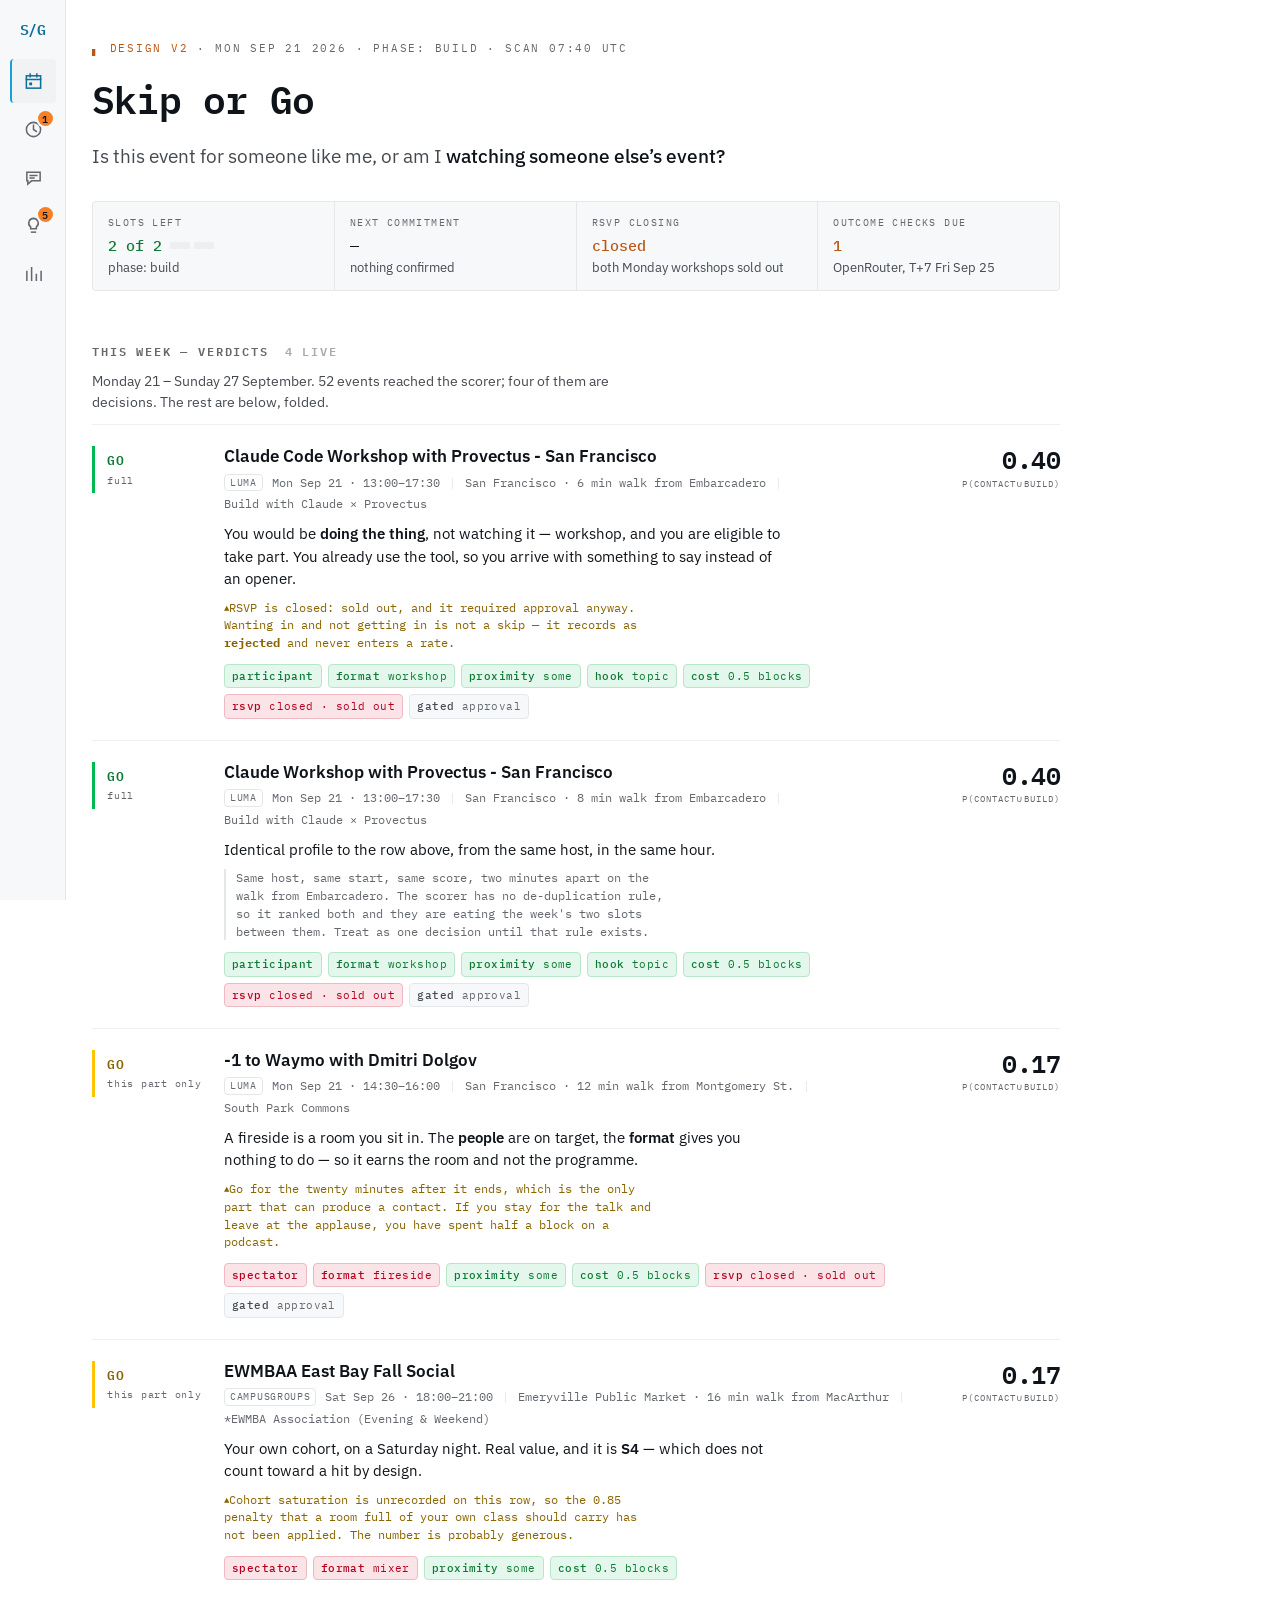
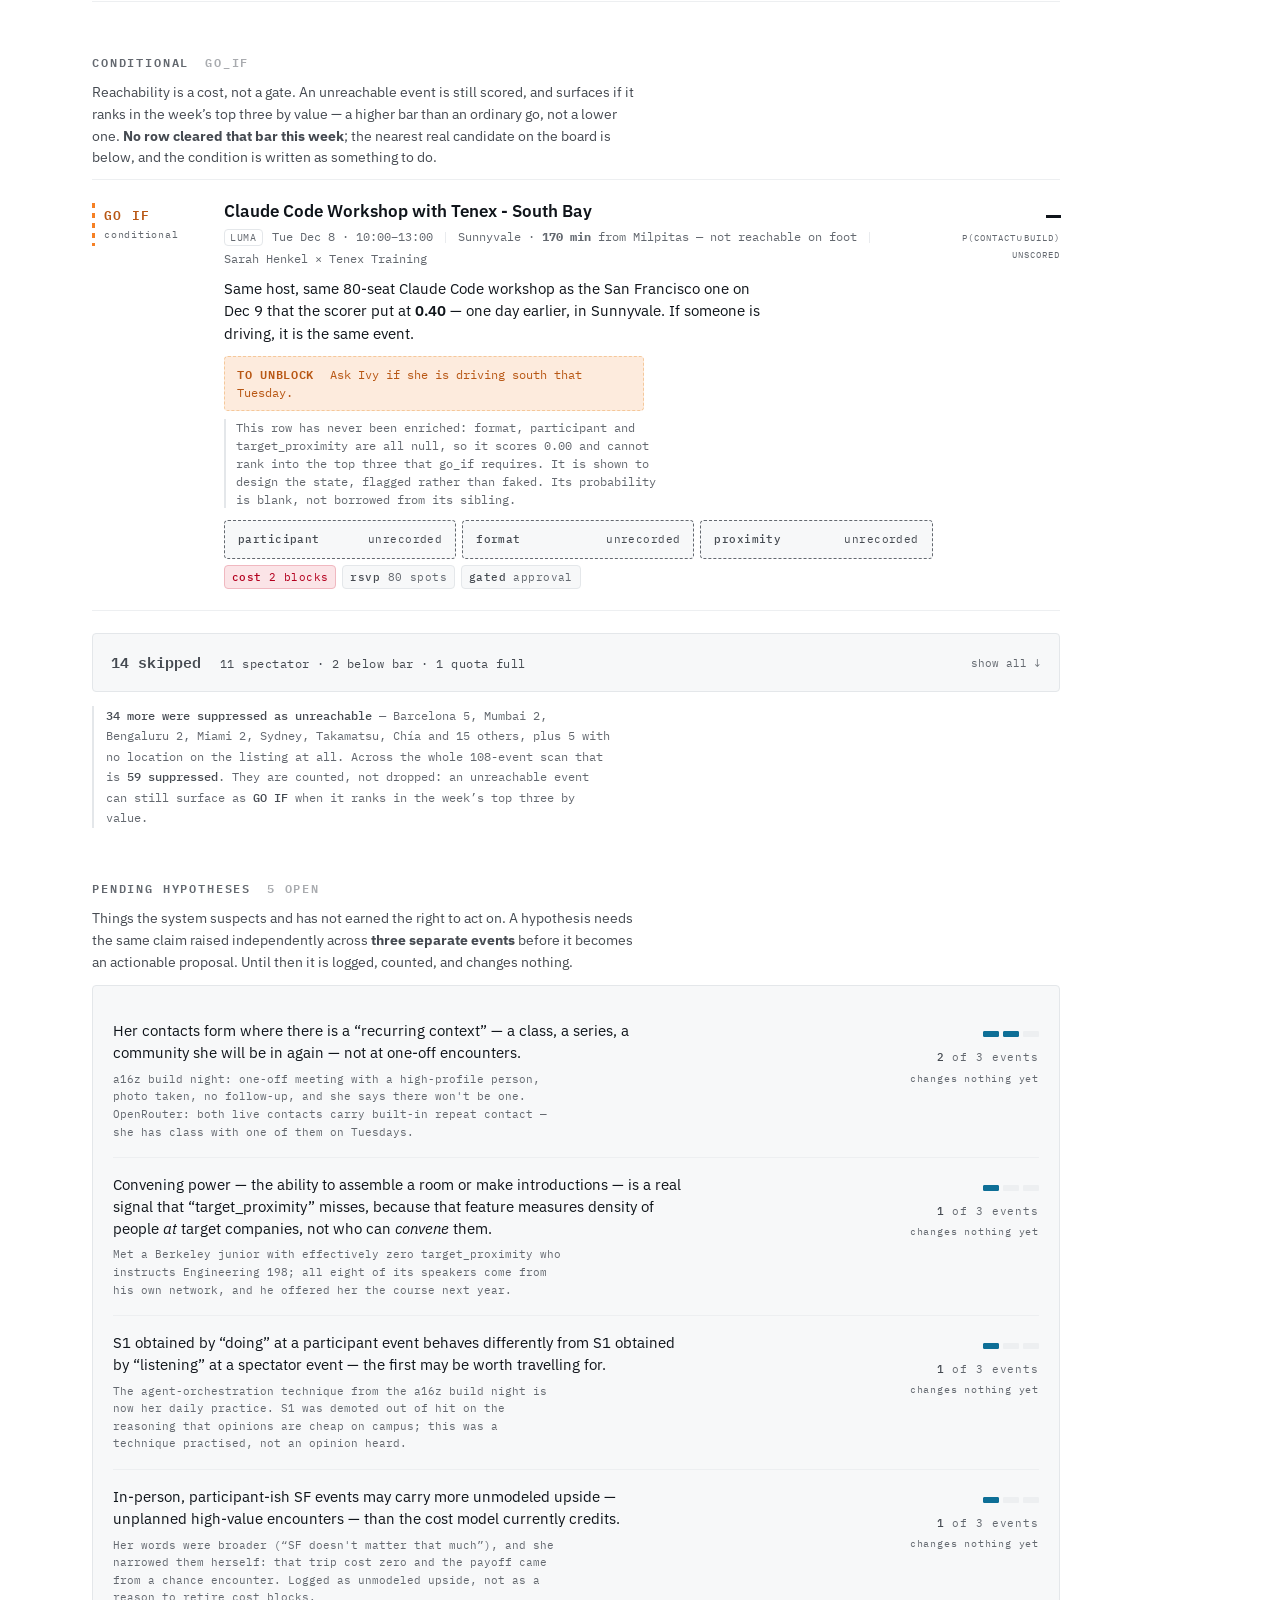
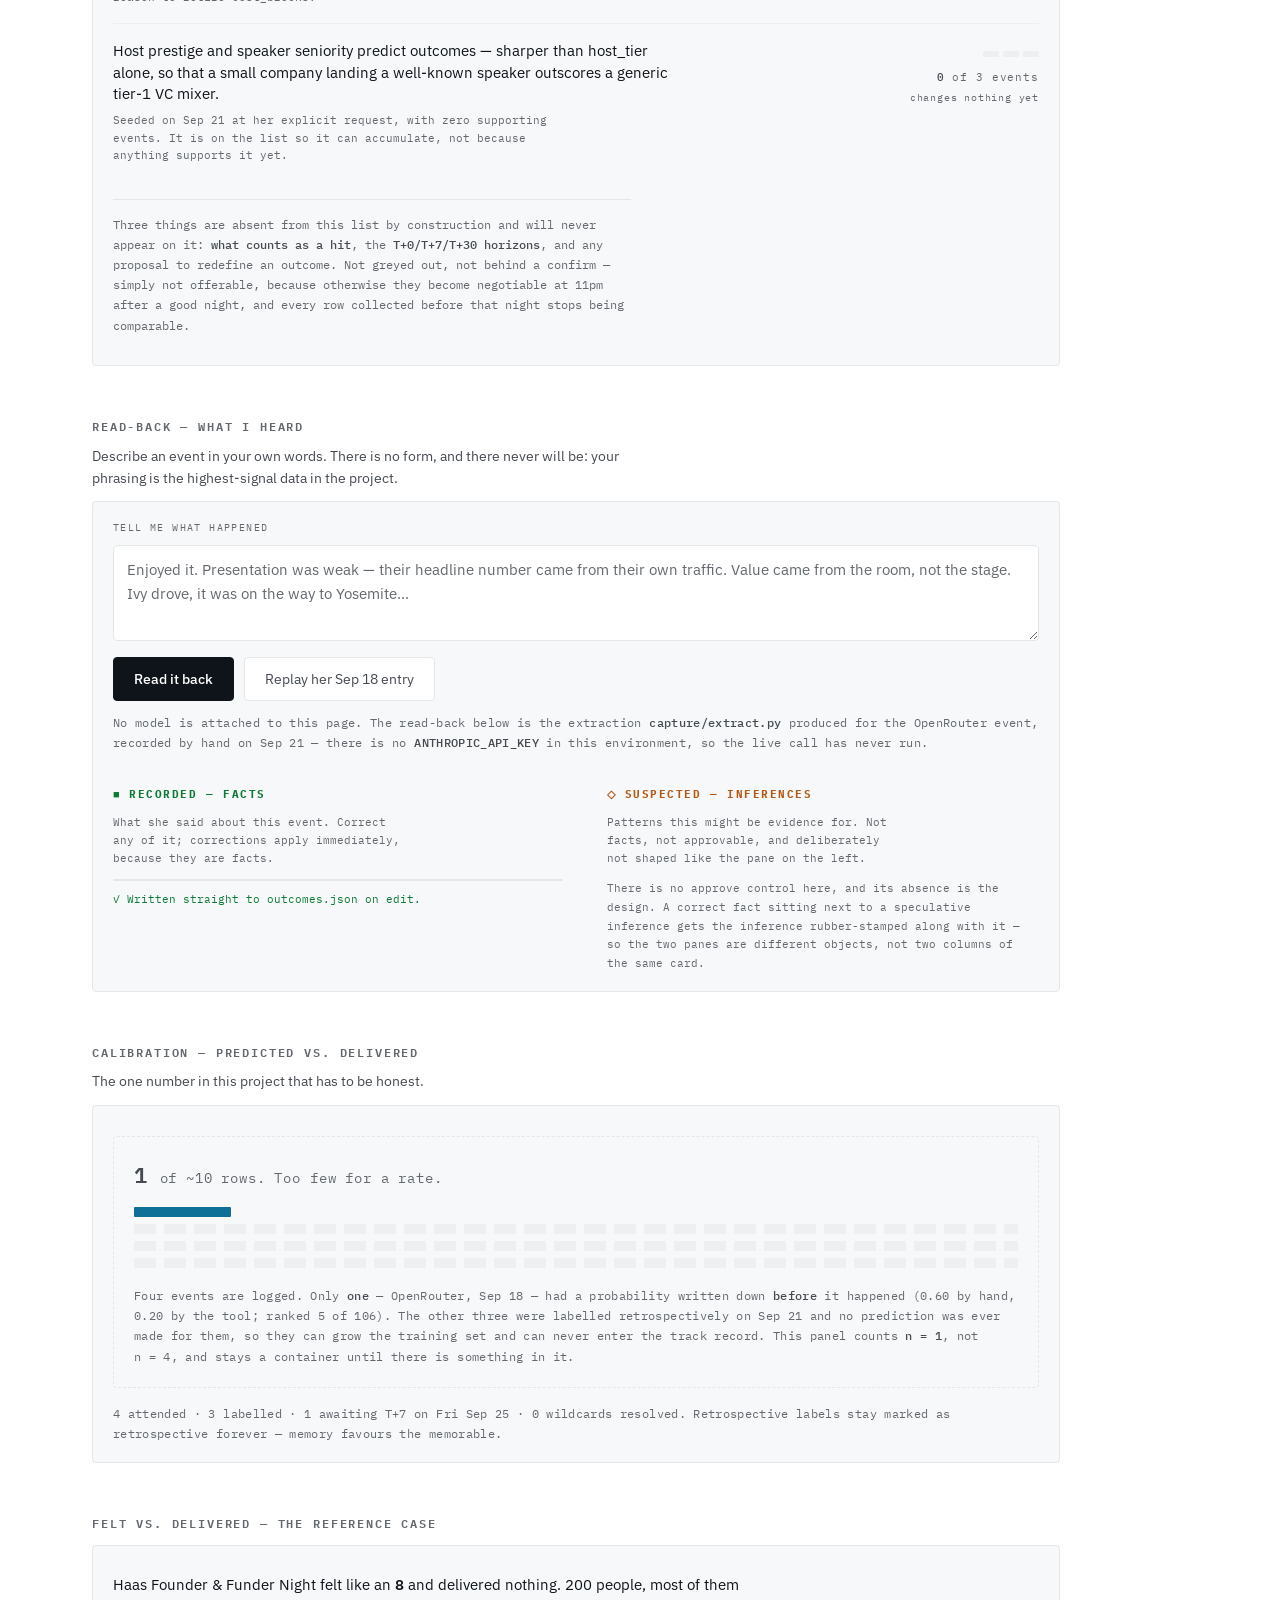
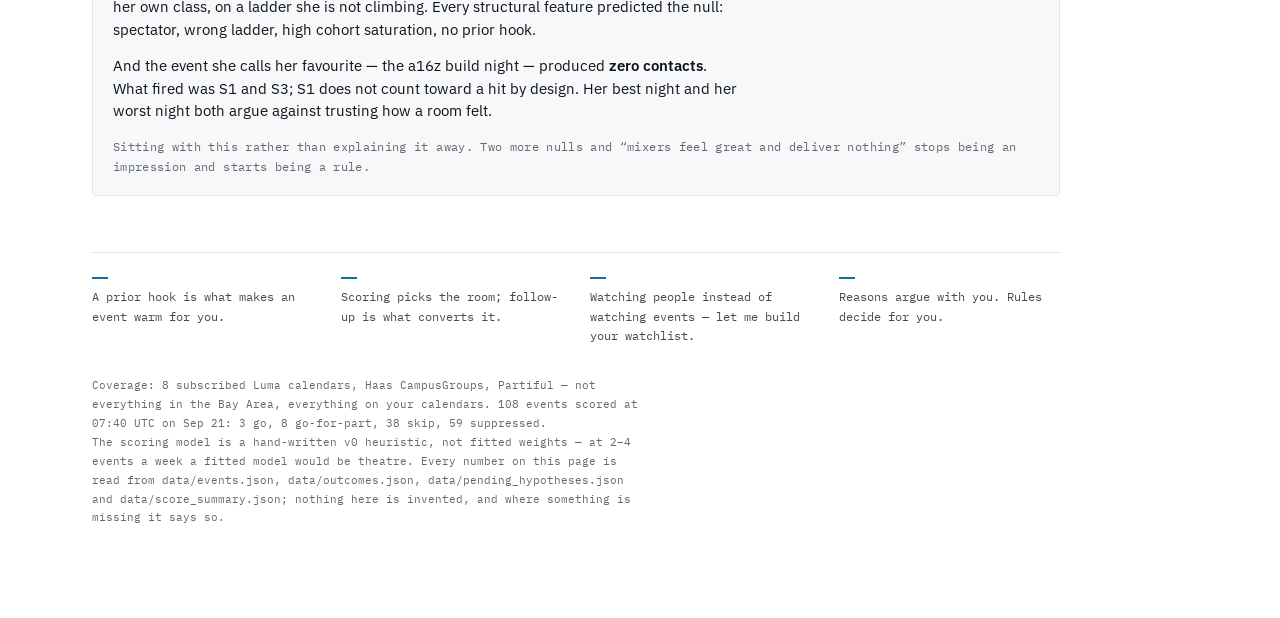
<file: design_v2.html>
<!doctype html>
<html lang="en">
<head>
<meta charset="utf-8">
<meta name="viewport" content="width=device-width,initial-scale=1">
<title>Skip or Go</title>
<link rel="preconnect" href="https://fonts.googleapis.com">
<link rel="preconnect" href="https://fonts.gstatic.com" crossorigin>
<link rel="stylesheet" href="https://fonts.googleapis.com/css2?family=IBM+Plex+Mono:wght@400;500;600&family=IBM+Plex+Sans:wght@400;500;600&display=swap">
<style>
  /* =====================================================================
     AWS Builder Center is the real reference: builder.aws.com is a LIGHT
     system — white ground, near-black hairline-bordered cards, Amazon-
     Ember-style sans body copy, and a Duospace monospace used ONLY for
     code-flavored accents ("if building:", "#hashtag" labels), never for
     body text. Near-black shows up inside specific image/icon panels, not
     as the page chrome. IBM Plex Mono/Sans stand in for the (proprietary)
     AmazonEmberDuospace/Amazon Ember pairing, matching that same division
     of labour. The BART palette stays (that's the product's own signage
     language, independent of AWS's own blue/purple accent), but on a
     light ground a fully-saturated hue fails text contrast, so each BART
     colour gets an "ink" (darkened, AA-safe as text) and "tint" (very
     light, AA-safe as a fill) variant. Decorative, non-text uses — a 3px
     accent bar, a small filled pip, a countdown-pill fill — keep the
     bright hue; text/labels use the ink variant; soft callout boxes use
     the tint. The event-DETAIL screen is the one place that stays dark —
     that's Partiful's borrowed language, not AWS's, and the brief frames
     it as a separate screen on purpose. Its dark palette overrides live
     in the .detail block below, using the SAME variable names, so every
     shared component (risk lines, factor chips, the unblock callout)
     renders correctly in whichever theme it appears in without a second
     copy of its rules. */
  :root{
    color-scheme:light;
    --ground:#FFFFFF; --surface:#F7F8F9; --surface-2:#F0F2F3;
    --line:#E4E7EA; --line-soft:#EDEFF1;
    --text:#0F141A; --muted:#454A51; --dim:#63686F;
    --ink:#0F141A;
    /* BART line colors — the Bay's own signage palette. Bright = decorative
       (bars, pips, fills). *-text = darkened, AA-safe as text on light.
       *-bg / *-border = very light tint + mid border for soft callouts. */
    --go:#00B94F; --part:#FFC400; --block:#E4002B; --data:#189FD8; --cond:#F58025;
    --go-text:#0C7A34; --part-text:#8A6400; --block-text:#B4001F; --data-text:#0E6F97; --cond-text:#B85714;
    --go-bg:#E4F7EC; --part-bg:#FFF6DB; --block-bg:#FBE4E7; --data-bg:#E3F3FA; --cond-bg:#FDEBDD;
    --go-border:#B8E6C8; --part-border:#F5DE9A; --block-border:#F0B8C0; --data-border:#B9E0F0; --cond-border:#F5C89A;
    --mono:"IBM Plex Mono",ui-monospace,SFMono-Regular,Menlo,monospace;
    --sans:"IBM Plex Sans",system-ui,-apple-system,"Segoe UI",sans-serif;
    --rail:66px;
  }
  *{box-sizing:border-box}
  html{scroll-behavior:smooth}
  body{margin:0;background:var(--ground);color:var(--text);font-family:var(--sans);
    font-size:15px;line-height:1.55;-webkit-font-smoothing:antialiased}
  a{color:inherit}
  :where(a,button,input,textarea,summary,[tabindex]):focus-visible{
    outline:2px solid var(--data-text);outline-offset:2px;border-radius:2px}
  .vh{position:absolute;width:1px;height:1px;margin:-1px;padding:0;overflow:hidden;
    clip-path:inset(50%);white-space:nowrap}
  .skip-link{position:fixed;top:-60px;left:8px;z-index:20;background:var(--data);color:var(--ink);
    font-family:var(--mono);font-size:12px;padding:9px 14px;border-radius:4px;text-decoration:none}
  .skip-link:focus-visible{top:8px}

  /* ---------- rail — exists to carry state badges ---------- */
  .rail{
    position:fixed;inset-block:0;left:0;width:var(--rail);background:var(--surface);
    border-right:1px solid var(--line);display:flex;flex-direction:column;align-items:center;
    padding-block:18px;gap:4px;z-index:5}
  .mark{font-family:var(--mono);font-size:15px;font-weight:600;color:var(--data-text);
    letter-spacing:-.05em;margin-bottom:14px;user-select:none}
  .rail a{position:relative;width:46px;height:44px;display:grid;place-items:center;border-radius:4px;
    color:var(--dim);text-decoration:none;border-left:2px solid transparent}
  .rail a:hover{color:var(--muted);background:var(--surface-2)}
  .rail a.on{color:var(--data-text);border-left-color:var(--data);background:var(--surface-2)}
  .rail svg{width:19px;height:19px;fill:none;stroke:currentColor;stroke-width:1.6;stroke-linecap:square}
  .rail .badge{position:absolute;top:4px;right:3px;min-width:15px;height:15px;padding:0 3px;
    border-radius:8px;background:var(--cond);color:var(--ink);font-family:var(--mono);
    font-size:9.5px;font-weight:600;display:grid;place-items:center;line-height:1;
    box-shadow:0 0 0 2px var(--surface)}
  .rail .tip{position:absolute;left:54px;white-space:nowrap;background:var(--text);
    border:1px solid var(--text);padding:3px 8px;border-radius:4px;font-family:var(--mono);
    font-size:11px;color:var(--ground);opacity:0;pointer-events:none;transition:opacity .12s;z-index:2}
  .rail a:hover .tip,.rail a:focus-visible .tip{opacity:1}

  .wrap{max-width:1020px;margin:0 auto;padding:40px 26px 80px;margin-left:var(--rail)}

  /* ---------- header ---------- */
  .eyebrow{font-family:var(--mono);font-size:11px;letter-spacing:.16em;text-transform:uppercase;
    color:var(--dim);display:flex;gap:9px;align-items:center;flex-wrap:wrap}
  .eyebrow .tag{color:var(--cond-text)}
  h1{font-family:var(--mono);font-weight:600;font-size:clamp(27px,4.6vw,38px);margin:13px 0 0;
    letter-spacing:-.02em;text-wrap:balance}
  .thesis{font-size:clamp(16px,2.3vw,18.5px);color:var(--muted);max-width:60ch;margin:13px 0 0;
    text-wrap:balance}
  .thesis em{color:var(--text);font-style:normal;font-weight:500}

  /* ---------- status: only things she would act on ---------- */
  .status{margin-top:30px;display:grid;grid-template-columns:repeat(auto-fit,minmax(196px,1fr));
    gap:1px;background:var(--line);border:1px solid var(--line);border-radius:4px;overflow:hidden}
  .cell{background:var(--surface);padding:13px 15px}
  .cell .k{font-family:var(--mono);font-size:10px;letter-spacing:.14em;text-transform:uppercase;color:var(--dim)}
  .cell .v{font-family:var(--mono);font-size:14.5px;font-weight:500;margin-top:5px;font-variant-numeric:tabular-nums}
  .cell .v small{display:block;font-family:var(--sans);font-size:12.5px;color:var(--muted);font-weight:400}
  .v.attn{color:var(--cond-text)} .v.ok{color:var(--go-text)}
  .slots{display:inline-flex;gap:4px;margin-left:8px;vertical-align:2px}
  .slot{width:20px;height:7px;border-radius:1px;background:var(--line-soft);display:inline-block}
  .slot.used{background:var(--go)}

  h2{font-family:var(--mono);font-size:11.5px;font-weight:600;letter-spacing:.16em;
    text-transform:uppercase;color:var(--dim);margin:52px 0 0;scroll-margin-top:24px}
  h2 .n{color:var(--dim);opacity:.55;margin-left:7px}
  .lede{color:var(--muted);max-width:68ch;margin:10px 0 0;font-size:14px}

  /* ---------- verdict stack — never a card grid ---------- */
  .stack{display:flex;flex-direction:column;margin-top:10px}
  .row{display:grid;grid-template-columns:112px 1fr auto;gap:20px;align-items:start;
    padding-block:21px;border-bottom:1px solid var(--line-soft)}
  .row:first-child{border-top:1px solid var(--line-soft)}
  .verdict{font-family:var(--mono);font-weight:600;font-size:12.5px;letter-spacing:.1em;
    padding:5px 0 5px 12px;border-left:3px solid var(--dim);color:var(--dim)}
  .verdict small{display:block;font-size:9.5px;letter-spacing:.08em;color:var(--dim);
    font-weight:400;margin-top:3px;text-transform:none}
  .v-go{border-left-color:var(--go);color:var(--go-text)}
  .v-part{border-left-color:var(--part);color:var(--part-text)}
  /* go_if: orange AND interrupted — the verdict is broken by a condition.
     Distinguishable without color. */
  .v-goif{color:var(--cond-text);border-left:0;position:relative;padding-left:12px}
  .v-goif::before{content:"";position:absolute;left:0;top:2px;bottom:2px;width:3px;
    background:repeating-linear-gradient(to bottom,var(--cond) 0 5px,transparent 5px 10px)}
  .v-skip{border-left-color:var(--line);color:var(--dim)}
  .v-block{border-left-color:var(--block);color:var(--block-text)}

  .title{font-weight:600;font-size:16.5px;line-height:1.3;margin:0;text-wrap:balance}
  .title a{text-decoration:none;border-bottom:1px solid transparent}
  .title a:hover{border-bottom-color:var(--data-text);color:var(--data-text)}
  .row.muted .title{color:var(--muted);font-weight:500}
  .meta{font-family:var(--mono);font-size:11.5px;color:var(--dim);margin-top:6px;
    display:flex;flex-wrap:wrap;gap:4px 9px;align-items:center}
  .meta i{font-style:normal;color:var(--line);user-select:none}
  .src{border:1px solid var(--line);border-radius:4px;padding:0 5px;font-size:10px;
    letter-spacing:.07em;text-transform:uppercase}
  .reason{margin:10px 0 0;color:var(--text);max-width:62ch;font-size:14.5px}
  .row.muted .reason{color:var(--muted)}
  .reason b{color:var(--text);font-weight:600}
  /* the unblocking condition reads as an ACTION, not a caveat */
  .unblock{margin:11px 0 0;display:block;
    border:1px dashed var(--cond-border);background:var(--cond-bg);border-radius:4px;padding:8px 12px;
    font-family:var(--mono);font-size:12px;color:var(--cond-text);max-width:60ch;line-height:1.5}
  .unblock b{font-weight:600;letter-spacing:.06em;margin-right:9px}
  .risk{margin:8px 0 0;font-family:var(--mono);font-size:11.5px;color:var(--part-text);max-width:62ch;line-height:1.55}
  .risk::before{content:"\25B2 ";font-size:9px;vertical-align:1px}
  .flag{margin:8px 0 0;font-family:var(--mono);font-size:11.5px;color:var(--dim);max-width:64ch;
    line-height:1.55;border-left:2px solid var(--line);padding-left:10px}
  .factors{display:flex;flex-wrap:wrap;gap:6px;margin-top:12px}
  .f{font-family:var(--mono);font-size:10.5px;letter-spacing:.04em;border:1px solid var(--line);
    border-radius:4px;padding:3px 7px;color:var(--dim);background:var(--surface);white-space:nowrap}
  .f b{font-weight:500;color:var(--muted)}
  .f.pos{border-color:var(--go-border);color:var(--go-text);background:var(--go-bg)}
  .f.pos b{color:var(--go-text)}
  .f.neg{border-color:var(--block-border);color:var(--block-text);background:var(--block-bg)}
  .f.neg b{color:var(--block-text)}
  .f.rec{border-style:dashed;border-color:var(--dim);color:var(--muted)}
  .pcol{text-align:right;font-family:var(--mono);min-width:76px}
  .p{font-size:25px;font-weight:600;letter-spacing:-.02em;font-variant-numeric:tabular-nums;line-height:1.1}
  .row.muted .p{color:var(--dim)}
  .plabel{font-size:9px;letter-spacing:.11em;text-transform:uppercase;color:var(--dim);margin-top:3px}
  .locked{font-size:9px;color:var(--data-text);letter-spacing:.05em;margin-top:6px}

  /* ---------- skip collapse ---------- */
  .fold{margin-top:22px;border:1px solid var(--line);border-radius:4px;background:var(--surface)}
  .fold-btn{width:100%;display:flex;gap:14px;align-items:center;justify-content:space-between;
    background:none;border:0;color:inherit;text-align:left;padding:16px 18px;cursor:pointer;
    font-family:var(--sans);font-size:14.5px;min-height:44px}
  .fold-btn .n{font-family:var(--mono);font-weight:600;color:var(--muted);font-size:15px}
  .fold-btn .why{color:var(--muted);font-family:var(--mono);font-size:11.5px;letter-spacing:.04em}
  .fold-btn .chev{font-family:var(--mono);font-size:11px;color:var(--dim);white-space:nowrap}
  .fold-btn:hover{background:var(--surface-2)}
  .fold-body{border-top:1px solid var(--line);padding:4px 18px 10px}
  .fold-body[hidden]{display:none}
  .sk{display:grid;grid-template-columns:78px 1fr auto;gap:14px;align-items:baseline;
    padding-block:10px;border-bottom:1px solid var(--line-soft);font-size:13.5px}
  .sk:last-child{border-bottom:0}
  .sk .d{font-family:var(--mono);font-size:11px;color:var(--dim)}
  .sk .t{color:var(--muted);min-width:0;overflow-wrap:anywhere}
  .sk .r{font-family:var(--mono);font-size:10.5px;color:var(--dim);letter-spacing:.06em;text-align:right}

  /* ---------- one honest line, never 59 rows ---------- */
  .suppressed{margin-top:14px;font-family:var(--mono);font-size:12px;color:var(--dim);
    line-height:1.7;border-left:2px solid var(--line);padding-left:12px;max-width:74ch}
  .suppressed b{color:var(--muted);font-weight:500}

  /* ---------- panels ---------- */
  .panel{margin-top:12px;border:1px solid var(--line);border-radius:4px;background:var(--surface);padding:18px 20px}
  .counts{font-family:var(--mono);font-size:11.5px;color:var(--dim);letter-spacing:.03em;line-height:1.75;margin:0}
  .counts b{color:var(--muted);font-weight:500}

  /* ---------- pending hypotheses ---------- */
  .hyp{display:grid;grid-template-columns:1fr 130px;gap:18px;align-items:start;
    padding-block:16px;border-bottom:1px solid var(--line-soft)}
  .hyp:last-of-type{border-bottom:0}
  .hyp p{margin:0;font-size:14.5px;color:var(--text);max-width:64ch;line-height:1.5}
  .hyp .ev{margin-top:7px;font-family:var(--mono);font-size:11px;color:var(--dim);line-height:1.6;max-width:64ch}
  .support{text-align:right;font-family:var(--mono)}
  .pips{display:inline-flex;gap:4px}
  .pip{width:16px;height:6px;border-radius:1px;background:var(--line-soft);
    border:1px solid var(--line-soft)}
  .pip.on{background:var(--data-text);border-color:var(--data-text)}
  .support .c{font-size:11px;color:var(--dim);letter-spacing:.08em;margin-top:6px}
  .support .c b{color:var(--muted);font-weight:500}
  .support .act{font-size:10px;letter-spacing:.08em;margin-top:4px}
  .frozen{margin-top:18px;padding-top:15px;border-top:1px solid var(--line);
    font-family:var(--mono);font-size:11.5px;color:var(--dim);line-height:1.75;max-width:74ch}
  .frozen b{color:var(--muted);font-weight:500}

  /* ---------- read-back: two panes that must not merge ---------- */
  .say label{font-family:var(--mono);font-size:10px;letter-spacing:.14em;text-transform:uppercase;
    color:var(--dim);display:block}
  .say textarea{width:100%;margin-top:9px;min-height:96px;resize:vertical;background:var(--ground);
    border:1px solid var(--line);border-radius:4px;color:var(--text);font-family:var(--sans);
    font-size:15px;line-height:1.6;padding:12px 13px}
  .say textarea::placeholder{color:var(--dim)}
  .say textarea:focus-visible{outline:2px solid var(--data-text);outline-offset:-1px;border-color:var(--data-text)}
  .say-bar{display:flex;gap:10px;flex-wrap:wrap;margin-top:10px;align-items:center}
  /* AWS's own primary CTA ("Join now"): near-black fill, white text, 4px
     radius, compact — not a chunky pill. That shape is reserved for the
     Partiful-borrowed detail screen. */
  .btn{background:var(--ink);border:1px solid var(--ink);border-radius:4px;color:#fff;
    font-family:var(--sans);font-size:13.5px;font-weight:500;letter-spacing:0;
    padding:11px 20px;cursor:pointer;min-height:44px}
  .btn:hover{background:#232B35;border-color:#232B35}
  .btn.ghost{background:var(--ground);border:1px solid var(--line);color:var(--muted);font-weight:400}
  .btn.ghost:hover{background:var(--surface-2);color:var(--text)}

  .panes{display:grid;grid-template-columns:1fr 1fr;gap:26px;margin-top:22px;align-items:start}
  .pane-h{font-family:var(--mono);font-size:11px;letter-spacing:.14em;text-transform:uppercase;
    display:flex;align-items:center;gap:8px}
  .pane-sub{font-family:var(--mono);font-size:11px;color:var(--dim);margin:7px 0 12px;line-height:1.6;max-width:42ch}

  /* Recorded — a solid ledger. Flush, filled, editable. */
  .recorded .pane-h{color:var(--go-text)}
  .rec-list{border:1px solid var(--line);border-radius:4px;background:var(--surface);overflow:hidden}
  .rec{display:grid;grid-template-columns:118px 1fr;gap:12px;align-items:center;padding:10px 13px;
    border-bottom:1px solid var(--line-soft)}
  .rec:last-child{border-bottom:0}
  .rec .k{font-family:var(--mono);font-size:10.5px;color:var(--dim);letter-spacing:.04em;overflow-wrap:anywhere}
  .rec input{width:100%;background:var(--ground);border:1px solid var(--line);border-radius:4px;
    color:var(--text);font-family:var(--mono);font-size:12.5px;padding:7px 9px;min-height:34px}
  .rec input:focus-visible{outline:2px solid var(--go-text);outline-offset:-1px;border-color:var(--go-text)}
  .rec .ro{font-family:var(--mono);font-size:12px;color:var(--muted)}
  .rec-foot{font-family:var(--mono);font-size:11px;color:var(--go-text);margin:10px 0 0;line-height:1.6}

  /* Suspected — a different kind of object: unfilled, hatched, offset, no control. */
  .suspected{padding-left:18px}
  .suspected .pane-h{color:var(--cond-text)}
  .sus{position:relative;margin-bottom:14px;padding:13px 15px;border:1px dashed var(--cond-border);
    border-radius:4px;color:var(--muted);font-size:14px;line-height:1.5;
    background-image:repeating-linear-gradient(135deg,rgba(245,128,37,.09) 0 2px,transparent 2px 9px)}
  .sus q{quotes:none;color:var(--text)}
  .sus .src-note{display:block;font-family:var(--mono);font-size:10.5px;color:var(--dim);margin-top:9px;line-height:1.6}
  .sus .ctr{display:inline-block;font-family:var(--mono);font-size:10px;letter-spacing:.1em;
    color:var(--cond-text);border:1px solid var(--cond-border);border-radius:4px;padding:2px 6px;margin-top:10px}
  .no-approve{font-family:var(--mono);font-size:11px;color:var(--dim);line-height:1.7;margin:0}

  /* ---------- calibration container, honest empty state ---------- */
  .empty{border:1px dashed var(--line);border-radius:4px;padding:20px;margin-top:12px}
  .empty .big{font-family:var(--mono);font-size:22px;font-weight:600;color:var(--muted);
    letter-spacing:-.01em;font-variant-numeric:tabular-nums}
  .empty .big span{color:var(--dim);font-size:14px;font-weight:400;letter-spacing:.06em}
  .ghost-rows{margin-top:16px;display:flex;flex-direction:column;gap:7px}
  .ghost-row{height:10px;border-radius:1px;background:repeating-linear-gradient(90deg,
    var(--line-soft) 0 22px,transparent 22px 30px)}
  .ghost-row.real{background:var(--data-text);width:11%}

  .principles{margin-top:56px;border-top:1px solid var(--line);padding-top:24px;
    display:grid;grid-template-columns:repeat(auto-fit,minmax(215px,1fr));gap:20px 28px}
  .principles p{margin:0;font-family:var(--mono);font-size:12px;line-height:1.65;color:var(--muted)}
  .principles p::before{content:"";display:block;width:16px;height:2px;background:var(--data-text);margin-bottom:8px}
  .foot{margin-top:30px;font-family:var(--mono);font-size:10.5px;color:var(--dim);line-height:1.8;max-width:78ch}

  /* ================= DETAIL SCREEN — Partiful's shape, not its voice =================
     The one screen that stays dark. AWS's real site never covers this case (a single-
     event page with a want/pass decision) — that's explicitly Partiful's borrowed
     language, a separate visual system for a separate job. Redeclaring the theme
     variables here, under the same names the light rules above use, means every
     shared component (risk lines, factor chips, the unblock callout, "why this
     number") renders correctly in whichever screen it lands on without a second
     copy of its rules — see the note on :root above. */
  .detail{
    --ground:#0A0D10; --surface:#11161B; --surface-2:#161D23;
    --line:#222B33; --line-soft:#1A222A;
    --text:#E7EDF2; --muted:#8795A1; --dim:#79868F;
    --go-text:var(--go); --part-text:var(--part); --block-text:var(--block);
    --data-text:var(--data); --cond-text:var(--cond);
    --go-bg:#0C1A12; --part-bg:#1A1408; --block-bg:#170D10; --data-bg:#0C1820; --cond-bg:#17100A;
    --go-border:#1B4A30; --part-border:#4A3B14; --block-border:#40232A; --data-border:#153347; --cond-border:#4A3418;
    color-scheme:dark;background:var(--ground);color:var(--text);
    display:none;min-height:100vh;position:relative;isolation:isolate}
  body.on-detail{background:#0A0D10}
  body.on-detail .detail{display:block}
  body.on-detail .week,body.on-detail .rail{display:none}
  .glow{position:absolute;inset:0 0 auto;height:620px;z-index:-1;pointer-events:none;
    background:radial-gradient(62% 100% at 50% -14%,var(--tint,rgba(24,159,216,.16)),transparent 72%)}
  .sheet{max-width:640px;margin:0 auto;padding:22px 20px 90px}
  .back{display:inline-flex;align-items:center;gap:8px;font-family:var(--mono);font-size:11.5px;
    letter-spacing:.08em;color:var(--muted);text-decoration:none;padding:10px 2px;min-height:44px}
  .back:hover{color:var(--text)}
  .d-eyebrow{margin-top:14px;display:flex;gap:8px;justify-content:center;flex-wrap:wrap;
    font-family:var(--mono);font-size:10.5px;letter-spacing:.12em;text-transform:uppercase;color:var(--dim)}
  .d-title{font-family:var(--mono);font-weight:600;font-size:clamp(26px,6.4vw,40px);line-height:1.12;
    letter-spacing:-.025em;text-align:center;margin:16px 0 0;text-wrap:balance;overflow-wrap:anywhere}
  .d-when{text-align:center;margin-top:22px;font-family:var(--mono)}
  .d-when .day{font-size:clamp(20px,4.6vw,27px);font-weight:600;letter-spacing:-.01em}
  .d-when .hrs{font-size:clamp(20px,4.6vw,27px);font-weight:400;color:var(--muted);letter-spacing:-.01em}
  .d-where{text-align:center;margin-top:9px;font-family:var(--mono);font-size:12.5px;color:var(--dim);line-height:1.7}
  .d-where b{color:var(--muted);font-weight:400}

  /* the verdict card — decision leads, probability demoted */
  .d-verdict{margin-top:30px;border:1px solid var(--line);border-radius:4px;background:var(--surface);
    padding:20px 22px;display:grid;grid-template-columns:1fr auto;gap:18px;align-items:start}
  .d-verdict .lab{font-family:var(--mono);font-size:19px;font-weight:600;letter-spacing:.06em}
  .d-verdict .sub{font-family:var(--mono);font-size:10.5px;letter-spacing:.1em;color:var(--dim);margin-top:5px}
  .d-verdict .txt{margin:12px 0 0;font-size:15px;color:var(--text);max-width:52ch}
  .d-p{text-align:right;font-family:var(--mono);min-width:82px}
  .d-p .n{font-size:27px;font-weight:600;font-variant-numeric:tabular-nums;letter-spacing:-.02em;
    transition:color .18s}
  .d-p .l{font-size:9px;letter-spacing:.11em;text-transform:uppercase;color:var(--dim);margin-top:3px}
  .d-p .delta{font-size:10.5px;letter-spacing:.05em;margin-top:6px;min-height:14px}
  .delta.up{color:var(--go)} .delta.down{color:var(--part)}

  /* the big chunky pills */
  .pills{display:grid;grid-template-columns:1fr 1fr;gap:12px;margin-top:26px}
  .pill{appearance:none;border:1px solid var(--line);background:var(--surface-2);color:var(--text);
    font-family:var(--mono);font-size:15px;font-weight:600;letter-spacing:.04em;
    border-radius:999px;padding:20px 16px;min-height:62px;cursor:pointer;transition:background .15s,border-color .15s}
  .pill:hover{background:#1D262E}
  .pill.want[aria-pressed="true"]{background:var(--go);border-color:var(--go);color:#04180C}
  .pill.pass[aria-pressed="true"]{background:#242D35;border-color:#3A4650;color:var(--text)}
  .pill .s{display:block;font-size:10px;font-weight:400;letter-spacing:.08em;color:var(--dim);margin-top:5px}
  .pill[aria-pressed="true"] .s{color:inherit;opacity:.72}

  /* ---------- the context strip: three taps, one gesture ---------- */
  .ctx{margin-top:22px;border:1px solid #1B4A30;border-radius:4px;background:#0B1510;padding:18px 20px}
  .ctx[hidden]{display:none}
  .ctx h3{margin:0;font-family:var(--mono);font-size:11px;letter-spacing:.14em;text-transform:uppercase;
    color:var(--go);font-weight:600}
  .ctx .note{font-family:var(--mono);font-size:11px;color:var(--dim);margin:8px 0 0;line-height:1.65;max-width:52ch}
  .qs{display:flex;flex-direction:column;gap:10px;margin-top:16px}
  .q{display:flex;gap:12px;align-items:center;justify-content:space-between;flex-wrap:wrap}
  .q .lab{font-size:14.5px;color:var(--text);padding:0;min-width:0}
  .seg{display:inline-flex;border:1px solid var(--line);border-radius:999px;overflow:hidden;background:var(--ground)}
  .seg label{position:relative;font-family:var(--mono);font-size:12.5px;letter-spacing:.06em;
    color:var(--muted);padding:0 18px;min-height:44px;display:grid;place-items:center;cursor:pointer}
  .seg input{position:absolute;opacity:0;width:1px;height:1px}
  .seg label:has(input:checked){background:var(--go);color:#04180C;font-weight:600}
  .seg label:has(input:focus-visible){outline:2px solid var(--data);outline-offset:-2px}
  .seg label:hover:not(:has(input:checked)){background:var(--surface-2);color:var(--text)}
  .recomputed{margin:16px 0 0;font-family:var(--mono);font-size:12px;color:var(--muted);
    line-height:1.7;border-top:1px solid #16311F;padding-top:13px;min-height:22px}
  .recomputed b{color:var(--text);font-weight:500}
  .recomputed .rec-unweighted{color:var(--cond)}

  .passed{margin-top:22px;border:1px solid var(--line);border-radius:4px;background:var(--surface);
    padding:18px 20px;font-size:14.5px;color:var(--muted);line-height:1.6}
  .passed[hidden]{display:none}
  .passed b{color:var(--text);font-weight:600}
  .passed .alt{display:block;margin-top:12px;font-family:var(--mono);font-size:11.5px;color:var(--dim);line-height:1.7}
  .gatebox{margin-top:14px;font-family:var(--mono);font-size:11.5px;color:var(--dim);line-height:1.7}
  .gatebox button{background:none;border:1px solid var(--line);border-radius:2px;color:var(--muted);
    font-family:var(--mono);font-size:11.5px;padding:9px 12px;min-height:40px;cursor:pointer;margin-top:8px}
  .gatebox button:hover{background:var(--surface-2);color:var(--text)}

  .d-why{margin-top:28px}
  .d-why h3{font-family:var(--mono);font-size:10.5px;letter-spacing:.14em;text-transform:uppercase;
    color:var(--dim);margin:0 0 12px;font-weight:600}
  .d-raw{font-family:var(--mono);font-size:11px;color:var(--dim);line-height:1.8;margin:14px 0 0;
    overflow-wrap:anywhere;border-left:2px solid var(--line);padding-left:11px}
  .d-out{margin-top:26px;text-align:center}
  .d-out a{font-family:var(--mono);font-size:12px;color:var(--data);letter-spacing:.06em;
    display:inline-block;padding:12px;min-height:44px}

  @media (max-width:820px){
    .panes{grid-template-columns:1fr;gap:30px}
    .suspected{padding-left:0}
  }
  @media (max-width:760px){
    .rail{position:static;width:auto;flex-direction:row;inset:auto;border-right:0;
      border-bottom:1px solid var(--line);padding:8px 10px;justify-content:flex-start;gap:2px;
      overflow-x:auto}
    .mark{margin:0 10px 0 0;align-self:center}
    .rail a{border-left:0;border-bottom:2px solid transparent;height:40px;flex:0 0 auto}
    .rail a.on{border-left-color:transparent;border-bottom-color:var(--data)}
    .rail .tip{display:none}
    .wrap{margin-left:0;padding:26px 16px 70px}
    .row{grid-template-columns:1fr;gap:12px}
    .pcol{text-align:left;display:flex;gap:10px;align-items:baseline}
    .plabel,.locked{margin-top:0}
    .hyp{grid-template-columns:1fr;gap:12px}
    .support{text-align:left}
    .sk{grid-template-columns:1fr;gap:3px}
    .sk .r{text-align:left}
    .rec{grid-template-columns:1fr;gap:5px}
    .d-verdict{grid-template-columns:1fr}
    .d-p{text-align:left;display:flex;gap:10px;align-items:baseline;flex-wrap:wrap}
    .d-p .l,.d-p .delta{margin-top:0}
    .sheet{padding:16px 16px 80px}
    .q{align-items:flex-start;flex-direction:column;gap:8px}
    .seg{width:100%}
    .seg label{flex:1 1 0}
  }
  @media (prefers-reduced-motion:reduce){
    html{scroll-behavior:auto}
    *{animation:none!important;transition:none!important}
  }
</style>
</head>
<body>
<a class="skip-link" href="#content">Skip to this week's verdicts</a>

<nav class="rail" aria-label="Sections">
  <div class="mark" aria-hidden="true">S/G</div>
  <a href="#content" class="on"><svg viewBox="0 0 20 20" aria-hidden="true"><rect x="2.5" y="4" width="15" height="13"/><path d="M2.5 8h15M6.5 2v3M13.5 2v3"/><rect x="5.5" y="11" width="3" height="3" fill="currentColor" stroke="none"/></svg>
    <span class="vh">This week</span><span class="tip" aria-hidden="true">This week</span></a>
  <a href="#checks"><svg viewBox="0 0 20 20" aria-hidden="true"><circle cx="10" cy="10" r="7.5"/><path d="M10 5.5V10l3 2"/></svg>
    <span class="badge" aria-hidden="true">1</span><span class="vh">Outcome checks — 1 due</span>
    <span class="tip" aria-hidden="true">Checks · 1 due Fri</span></a>
  <a href="#readback"><svg viewBox="0 0 20 20" aria-hidden="true"><path d="M3 4.5h14v9H8l-4 3.5V13.5H3z"/><path d="M6.5 8h7M6.5 10.5h4"/></svg>
    <span class="vh">Read-back</span><span class="tip" aria-hidden="true">Read-back</span></a>
  <a href="#hypotheses"><svg viewBox="0 0 20 20" aria-hidden="true"><path d="M10 2.5a5 5 0 0 0-3 9v2h6v-2a5 5 0 0 0-3-9z"/><path d="M8 17h4"/></svg>
    <span class="badge" aria-hidden="true">5</span><span class="vh">Pending hypotheses — 5 open</span>
    <span class="tip" aria-hidden="true">Pending · 5 open</span></a>
  <a href="#calibration"><svg viewBox="0 0 20 20" aria-hidden="true"><path d="M3 17V8M8 17V4M13 17v-6M18 17v-9"/></svg>
    <span class="vh">Calibration</span><span class="tip" aria-hidden="true">Calibration · n=1</span></a>
</nav>

<div class="week">
<div class="wrap">

  <header>
    <div class="eyebrow"><span class="tag">&#9622; DESIGN v2</span><span>&middot;</span>
      <span>Mon Sep 21 2026</span><span>&middot;</span><span>phase: build</span><span>&middot;</span>
      <span>scan 07:40 UTC</span></div>
    <h1>Skip or Go</h1>
    <p class="thesis">Is this event for someone like me, or am I
      <em>watching someone else&rsquo;s event?</em></p>
  </header>

  <section class="status" aria-label="Status">
    <div class="cell"><div class="k">slots left</div>
      <div class="v ok">2 of 2<span class="slots" aria-hidden="true"><i class="slot"></i><i class="slot"></i></span>
      <small>phase: build</small></div></div>
    <div class="cell"><div class="k">next commitment</div>
      <div class="v">&mdash;<small>nothing confirmed</small></div></div>
    <div class="cell"><div class="k">rsvp closing</div>
      <div class="v attn">closed<small>both Monday workshops sold out</small></div></div>
    <div class="cell"><div class="k">outcome checks due</div>
      <div class="v attn" id="checks">1<small>OpenRouter, T+7 Fri Sep 25</small></div></div>
  </section>

  <h2 id="content" tabindex="-1">This week &mdash; verdicts <span class="n">4 live</span></h2>
  <p class="lede">Monday 21 &ndash; Sunday 27 September. 52 events reached the scorer; four of them
    are decisions. The rest are below, folded.</p>

  <div class="stack" id="stack"></div>

  <h2 id="conditional">Conditional <span class="n">go_if</span></h2>
  <p class="lede">Reachability is a cost, not a gate. An unreachable event is still scored, and
    surfaces if it ranks in the week&rsquo;s top three by value &mdash; a higher bar than an
    ordinary go, not a lower one. <b>No row cleared that bar this week</b>; the nearest real
    candidate on the board is below, and the condition is written as something to do.</p>
  <div class="stack" id="condStack"></div>

  <div class="fold">
    <button class="fold-btn" id="foldBtn" aria-expanded="false" aria-controls="foldBody">
      <span><span class="n">14 skipped</span>
        <span class="why">&nbsp; 11 spectator &middot; 2 below bar &middot; 1 quota full</span></span>
      <span class="chev" aria-hidden="true">show all &darr;</span>
    </button>
    <div class="fold-body" id="foldBody" hidden></div>
  </div>

  <p class="suppressed">
    <b>34 more were suppressed as unreachable</b> &mdash; Barcelona 5, Mumbai 2, Bengaluru 2,
    Miami 2, Sydney, Takamatsu, Ch&iacute;a and 15 others, plus 5 with no location on the listing
    at all. Across the whole 108-event scan that is <b>59 suppressed</b>. They are counted, not
    dropped: an unreachable event can still surface as <b>GO&nbsp;IF</b> when it ranks in the
    week&rsquo;s top three by value.</p>

  <h2 id="hypotheses">Pending hypotheses <span class="n">5 open</span></h2>
  <p class="lede">Things the system suspects and has not earned the right to act on. A hypothesis
    needs the same claim raised independently across <b>three separate events</b> before it becomes
    an actionable proposal. Until then it is logged, counted, and changes nothing.</p>
  <div class="panel" id="hypPanel"></div>

  <h2 id="readback">Read-back &mdash; what I heard</h2>
  <p class="lede">Describe an event in your own words. There is no form, and there never will be:
    your phrasing is the highest-signal data in the project.</p>

  <div class="panel say">
    <label for="freetext">Tell me what happened</label>
    <textarea id="freetext" placeholder="Enjoyed it. Presentation was weak &mdash; their headline number came from their own traffic. Value came from the room, not the stage. Ivy drove, it was on the way to Yosemite&hellip;"></textarea>
    <div class="say-bar">
      <button class="btn" id="readBtn" type="button">Read it back</button>
      <button class="btn ghost" id="replayBtn" type="button">Replay her Sep 18 entry</button>
    </div>
    <p class="counts" style="margin-top:12px">No model is attached to this page. The read-back
      below is the extraction <b>capture/extract.py</b> produced for the OpenRouter event, recorded
      by hand on Sep&nbsp;21 &mdash; there is no <b>ANTHROPIC_API_KEY</b> in this environment, so
      the live call has never run.</p>

    <div class="panes" id="panes" hidden>
      <div class="recorded">
        <h3 class="pane-h"><span aria-hidden="true">&#9632;</span> Recorded &mdash; facts</h3>
        <p class="pane-sub">What she said about this event. Correct any of it; corrections apply
          immediately, because they are facts.</p>
        <div class="rec-list" id="recList"></div>
        <p class="rec-foot" id="recFoot">&#10003; Written straight to outcomes.json on edit.</p>
      </div>

      <div class="suspected">
        <h3 class="pane-h"><span aria-hidden="true">&#9671;</span> Suspected &mdash; inferences</h3>
        <p class="pane-sub">Patterns this might be evidence for. Not facts, not approvable, and
          deliberately not shaped like the pane on the left.</p>
        <div id="susList"></div>
        <p class="no-approve">There is no approve control here, and its absence is the design.
          A correct fact sitting next to a speculative inference gets the inference rubber-stamped
          along with it &mdash; so the two panes are different objects, not two columns of the
          same card.</p>
      </div>
    </div>
  </div>

  <h2 id="calibration">Calibration &mdash; predicted vs. delivered</h2>
  <p class="lede">The one number in this project that has to be honest.</p>
  <div class="panel">
    <div class="empty">
      <div class="big">1 <span>of ~10 rows. Too few for a rate.</span></div>
      <div class="ghost-rows" aria-hidden="true">
        <div class="ghost-row real"></div>
        <div class="ghost-row"></div><div class="ghost-row"></div><div class="ghost-row"></div>
      </div>
      <p class="counts" style="margin-top:18px">Four events are logged. Only <b>one</b> &mdash;
        OpenRouter, Sep&nbsp;18 &mdash; had a probability written down <b>before</b> it happened
        (0.60 by hand, 0.20 by the tool; ranked 5 of 106). The other three were labelled
        retrospectively on Sep&nbsp;21 and no prediction was ever made for them, so they can grow
        the training set and can never enter the track record. This panel counts <b>n&nbsp;=&nbsp;1</b>,
        not n&nbsp;=&nbsp;4, and stays a container until there is something in it.</p>
    </div>
    <p class="counts" style="margin-top:16px">4 attended &middot; 3 labelled &middot; 1 awaiting
      T+7 on Fri Sep&nbsp;25 &middot; 0 wildcards resolved. Retrospective labels stay marked as
      retrospective forever &mdash; memory favours the memorable.</p>
  </div>

  <h2>Felt vs. delivered &mdash; the reference case</h2>
  <div class="panel">
    <p class="reason" style="max-width:70ch">Haas Founder &amp; Funder Night felt like an
      <b>8</b> and delivered nothing. 200 people, most of them her own class, on a ladder she is
      not climbing. Every structural feature predicted the null: spectator, wrong ladder, high
      cohort saturation, no prior hook.</p>
    <p class="reason" style="max-width:70ch;margin-top:14px">And the event she calls her
      favourite &mdash; the a16z build night &mdash; produced <b>zero contacts</b>. What fired was
      S1 and S3; S1 does not count toward a hit by design. Her best night and her worst night both
      argue against trusting how a room felt.</p>
    <p class="counts" style="margin-top:14px">Sitting with this rather than explaining it away.
      Two more nulls and &ldquo;mixers feel great and deliver nothing&rdquo; stops being an
      impression and starts being a rule.</p>
  </div>

  <div class="principles">
    <p>A prior hook is what makes an event warm for you.</p>
    <p>Scoring picks the room; follow-up is what converts it.</p>
    <p>Watching people instead of watching events &mdash; let me build your watchlist.</p>
    <p>Reasons argue with you. Rules decide for you.</p>
  </div>

  <p class="foot">Coverage: 8 subscribed Luma calendars, Haas CampusGroups, Partiful &mdash; not
    everything in the Bay Area, everything on your calendars. 108 events scored at 07:40 UTC on
    Sep&nbsp;21: 3 go, 8 go-for-part, 38 skip, 59 suppressed.<br>
    The scoring model is a hand-written v0 heuristic, not fitted weights &mdash; at 2&ndash;4 events
    a week a fitted model would be theatre. Every number on this page is read from
    data/events.json, data/outcomes.json, data/pending_hypotheses.json and data/score_summary.json;
    nothing here is invented, and where something is missing it says so.</p>

</div>
</div>

<main class="detail" id="detail" aria-label="Event"></main>

<script>
/* ---------------------------------------------------------------------------
   Every row below is copied from the project's own data files, unchanged:
   data/events.json (scored 2026-09-21T07:40Z), data/outcomes.json,
   data/pending_hypotheses.json, data/score_summary.json.
   The scoring constants mirror score/scorer.py and score/verdicts.py exactly,
   so the context strip's recompute is the real arithmetic, not a mock.
--------------------------------------------------------------------------- */
(function(){
"use strict";

var FORMAT_S3={build_night:2.0,hackathon:2.0,demo_day:1.5,workshop:1.0,
  panel:0.0,fireside:0.0,mixer:0.0,lecture:0.0,"class":0.0};
var TP_POINTS={none:0.0,wrong_ladder:0.0,some:1.0,high:2.0};
var HOOK_MULT={none:1.0,topic:1.2};            /* 'person' is NOT in this map — see below */
var COHORT_MULT={none:1.0,some:0.85,high:0.6};
var COMPANIONS_MULT=1.15, DIVISOR=6.0, MAX_P=0.95;
var GO_BAR=0.30, PART_BAR=0.15, COST_TO_PART=1.5, TRIP_DISCOUNT=1.0;

function sizeMult(n){ if(!n) return 1.0; if(n<=20) return 1.15; if(n<=75) return 1.0;
  if(n<=150) return 0.85; return 0.65; }

function score(e){
  var s3=e.part?(FORMAT_S3[e.fmt]||0):0, s2=TP_POINTS[e.tp]||0;
  var hook=HOOK_MULT[e.hook]!==undefined?HOOK_MULT[e.hook]:1.0;
  var coh=COHORT_MULT[e.cohort]!==undefined?COHORT_MULT[e.cohort]:1.0;
  var comp=e.companions?COMPANIONS_MULT:1.0;
  var v=(s3+s2)*hook*coh*comp*sizeMult(e.size);
  return Math.round(Math.min(MAX_P,v/DIVISOR)*100)/100;
}
function verdictOf(e,p,cost){
  if(!e.reachable) return p>=GO_BAR?"go_if":"suppressed";
  if(p<PART_BAR) return "skip";
  if(p<GO_BAR) return "part";
  return cost>=COST_TO_PART?"part":"go";
}

var EVENTS=[
{id:"cc-sf",url:"https://lu.ma/claude-code-workshop-sf-sept-21",
 name:"Claude Code Workshop with Provectus - San Francisco",
 day:"Mon Sep 21",time:"13:00",end:"17:30",city:"San Francisco",venue:null,bart:6,
 station:"Embarcadero",hosts:["Build with Claude","Provectus"],src:"luma",
 cal:"Claude Workshops",tier:"participant",size:0,fmt:"workshop",part:true,tp:"some",
 hook:"topic",cohort:null,cost:0.5,companions:false,reachable:true,dur:4.5,
 soldout:true,spots:0,approval:true,verdict:"go",p:0.40,
 why:"S3(format=workshop,participant=True)=1.0 | S2(target_proximity=some)=1.0 | ×1.20 prior_hook=topic",
 reason:"You would be <b>doing the thing</b>, not watching it — workshop, and you are eligible to take part. You already use the tool, so you arrive with something to say instead of an opener.",
 risk:"RSVP is closed: sold out, and it required approval anyway. Wanting in and not getting in is not a skip — it records as <b>rejected</b> and never enters a rate.",
 flag:null},

{id:"cw-sf",url:"https://lu.ma/claude-workshop-sf-sept-21",
 name:"Claude Workshop with Provectus - San Francisco",
 day:"Mon Sep 21",time:"13:00",end:"17:30",city:"San Francisco",venue:null,bart:8,
 station:"Embarcadero",hosts:["Build with Claude","Provectus"],src:"luma",
 cal:"Claude Workshops",tier:"participant",size:0,fmt:"workshop",part:true,tp:"some",
 hook:"topic",cohort:null,cost:0.5,companions:false,reachable:true,dur:4.5,
 soldout:true,spots:0,approval:true,verdict:"go",p:0.40,
 why:"S3(format=workshop,participant=True)=1.0 | S2(target_proximity=some)=1.0 | ×1.20 prior_hook=topic",
 reason:"Identical profile to the row above, from the same host, in the same hour.",
 risk:null,
 flag:"Same host, same start, same score, two minutes apart on the walk from Embarcadero. The scorer has no de-duplication rule, so it ranked both and they are eating the week's two slots between them. Treat as one decision until that rule exists."},

{id:"waymo",url:"https://lu.ma/dmitri-waymo-spc",
 name:"-1 to Waymo with Dmitri Dolgov",
 day:"Mon Sep 21",time:"14:30",end:"16:00",city:"San Francisco",venue:null,bart:12,
 station:"Montgomery St.",hosts:["South Park Commons"],src:"luma",
 cal:"South Park Commons",tier:"participant",size:0,fmt:"fireside",part:false,tp:"some",
 hook:"none",cohort:null,cost:0.5,companions:false,reachable:true,dur:1.5,
 soldout:true,spots:0,approval:true,verdict:"part",p:0.17,
 why:"S3(format=fireside,participant=False)=0.0 | S2(target_proximity=some)=1.0",
 reason:"A fireside is a room you sit in. The <b>people</b> are on target, the <b>format</b> gives you nothing to do — so it earns the room and not the programme.",
 risk:"Go for the twenty minutes after it ends, which is the only part that can produce a contact. If you stay for the talk and leave at the applause, you have spent half a block on a podcast.",
 flag:null},

{id:"ewmbaa",url:"https://luma.com/ewmbaa-fall-social",
 name:"EWMBAA East Bay Fall Social",
 day:"Sat Sep 26",time:"18:00",end:"21:00",city:"Emeryville",venue:"Emeryville Public Market",
 bart:16,station:"MacArthur",hosts:["*EWMBA Association (Evening & Weekend)"],src:"campusgroups",
 cal:"Haas CampusGroups",tier:"spectator",size:0,fmt:"mixer",part:false,tp:"some",
 hook:"none",cohort:null,cost:0.5,companions:false,reachable:true,dur:3.0,
 soldout:null,spots:null,approval:null,verdict:"part",p:0.17,
 why:"S3(format=mixer,participant=False)=0.0 | S2(target_proximity=some)=1.0",
 reason:"Your own cohort, on a Saturday night. Real value, and it is <b>S4</b> — which does not count toward a hit by design.",
 risk:"Cohort saturation is unrecorded on this row, so the 0.85 penalty that a room full of your own class should carry has not been applied. The number is probably generous.",
 flag:null}
];

var CONDITIONAL={id:"tenex-sb",url:"https://lu.ma/tenex-claude-code-workshop-south-bay-dec",
 name:"Claude Code Workshop with Tenex - South Bay",
 day:"Tue Dec 8",time:"10:00",end:"13:00",city:"Sunnyvale",venue:null,bart:170,
 station:"Milpitas",hosts:["Sarah Henkel","Tenex Training"],src:"luma",
 cal:"Claude Workshops",tier:"participant",size:0,fmt:null,part:null,tp:null,
 hook:null,cohort:null,cost:2.0,companions:false,reachable:false,dur:3.0,
 soldout:false,spots:80,approval:true,verdict:"go_if",p:null,
 unblock:"Ask Ivy if she is driving south that Tuesday.",
 why:"S3(format=None,participant=None)=0.0 | S2(target_proximity=None)=0.0",
 reason:"Same host, same 80-seat Claude Code workshop as the San Francisco one on Dec&nbsp;9 that the scorer put at <b>0.40</b> — one day earlier, in Sunnyvale. If someone is driving, it is the same event.",
 flag:"This row has never been enriched: format, participant and target_proximity are all null, so it scores 0.00 and cannot rank into the top three that go_if requires. It is shown to design the state, flagged rather than faked. Its probability is blank, not borrowed from its sibling."};

var SKIPS=[
 ["Mon Sep 21","19:00","Yom Kippur Break-the-Fast Potluck","spectator",null],
 ["Tue Sep 22","09:30","New York | Building with Claude: AI for Impact &amp; Climate","quota full",
  "Scored 0.40 as a build night and then lost a slot to the quota — but it is in New York. Its listing carries no coordinates, so the reachability cost never applied and it competed for a Bay Area slot. Reason code is wrong; the outcome happens to be right."],
 ["Tue Sep 22","17:00","Beyond Capitalism Yap &amp; Snacks!","spectator",null],
 ["Tue Sep 22","18:00","Codex Community Meetup - San Francisco","below bar",
  "0.13, just under the 0.15 line. Participant room, on-target people — and 394 RSVPs, which the size penalty cuts by a third."],
 ["Wed Sep 23","14:30","The Future of Tech Policy in CA with Steve Hilton","spectator",null],
 ["Wed Sep 23","16:30","Speak with Nnamdi Iregbulem, Partner at Lightspeed Ventures","spectator",null],
 ["Wed Sep 23","17:00","afore portfolio fall showcase","spectator",null],
 ["Wed Sep 23","17:00","VC 101: Sourcing","spectator",null],
 ["Wed Sep 23","17:45","Story Salon #1 - Fall '26","spectator",null],
 ["Thu Sep 24","13:30","Alumni Chat with Matt Friend, newly former CFO of Nike - Thurs 9/24 at 1:30 in C125 at Haas","spectator",null],
 ["Thu Sep 24","16:30","ABC Mid-Autumn Festival Picnic","spectator",null],
 ["Fri Sep 25","14:00","San Francisco | Claude Meetup - For the Business Moms: The AI Back Office You Didn't Know You Had","below bar",null],
 ["Sat Sep 26","13:00","LAHBA BBQ - First of the Year!","spectator",null],
 ["Sat Sep 26","17:00","FTMBA Alumni Mixer","spectator",null]
];

var HYPOTHESES=[
 {t:"Her contacts form where there is a <q>recurring context</q> — a class, a series, a community she will be in again — not at one-off encounters.",
  n:2, ev:"a16z build night: one-off meeting with a high-profile person, photo taken, no follow-up, and she says there won't be one. OpenRouter: both live contacts carry built-in repeat contact — she has class with one of them on Tuesdays."},
 {t:"Convening power — the ability to assemble a room or make introductions — is a real signal that <q>target_proximity</q> misses, because that feature measures density of people <em>at</em> target companies, not who can <em>convene</em> them.",
  n:1, ev:"Met a Berkeley junior with effectively zero target_proximity who instructs Engineering 198; all eight of its speakers come from his own network, and he offered her the course next year."},
 {t:"S1 obtained by <q>doing</q> at a participant event behaves differently from S1 obtained by <q>listening</q> at a spectator event — the first may be worth travelling for.",
  n:1, ev:"The agent-orchestration technique from the a16z build night is now her daily practice. S1 was demoted out of hit on the reasoning that opinions are cheap on campus; this was a technique practised, not an opinion heard."},
 {t:"In-person, participant-ish SF events may carry more unmodeled upside — unplanned high-value encounters — than the cost model currently credits.",
  n:1, ev:"Her words were broader (“SF doesn't matter that much”), and she narrowed them herself: that trip cost zero and the payoff came from a chance encounter. Logged as unmodeled upside, not as a reason to retire cost_blocks."},
 {t:"Host prestige and speaker seniority predict outcomes — sharper than host_tier alone, so that a small company landing a well-known speaker outscores a generic tier-1 VC mixer.",
  n:0, ev:"Seeded on Sep 21 at her explicit request, with zero supporting events. It is on the list so it can accumulate, not because anything supports it yet."}
];

var RECORDED=[
 ["felt_score","9",true,"proposed from “pretty high” — correct to 8 if that is nearer"],
 ["companions","Ivy",true,null],
 ["trip_chained","true",true,"Friday, no class, en route to Yosemite"],
 ["cost_blocks","0",true,null],
 ["contacts_forming","3",true,"AI legal founder · Airwallex/Schwarzman · Eng 198 instructor"],
 ["value_before_doors","true",false,"met the instructor in the queue outside, before it started"],
 ["s1_pov … s4_cohort","pending T+7",false,"due Fri Sep 25"],
 ["hit","pending",false,"not derivable until the four streams are answered"]
];

var SUSPECTED=[
 {t:"Convening power is a real signal that <q>target_proximity</q> misses.",
  src:"From: “all 8 of its speakers come from his own network, and he offered us the course next year.”",n:1},
 {t:"In-person participant-ish SF events may carry more unmodeled upside than the cost model credits.",
  src:"From: “the fact that it's in SF doesn't matter that much.” Raised once. Had the system asked that night whether to change the filter, she would have said yes — at an event that happened to cost zero.",n:1},
 {t:"Her contacts form where there is a recurring context, not at one-off encounters.",
  src:"From: both live contacts here have built-in repeat contact; the celebrity meeting at the last event produced nothing.",n:2}
];

/* ---------- helpers ---------- */
function esc(s){return String(s).replace(/&(?![a-z#0-9]+;)/gi,"&amp;").replace(/</g,"&lt;");}
function el(html){var d=document.createElement("div");d.innerHTML=html;return d.firstElementChild;}
function pct(p){return p===null||p===undefined?"—":p.toFixed(2);}
function where(e){
  var bits=[];
  if(e.venue) bits.push(esc(e.venue));
  else if(e.city) bits.push(esc(e.city));
  else bits.push("<b>location not on the listing</b>");
  if(e.bart===null||e.bart===undefined) bits.push("<b>no BART distance on file</b>");
  else if(e.reachable) bits.push(e.bart+" min walk from "+esc(e.station));
  else bits.push("<b>"+e.bart+" min</b> from "+esc(e.station)+" \u2014 not reachable on foot");
  return bits.join(" &middot; ");
}
function hostLine(e){
  if(!e.hosts||!e.hosts.length) return "<b>no host on the listing</b>";
  return esc(e.hosts.join(" × "));
}
function factors(e){
  var out=[];
  function f(cls,label,val){out.push('<span class="f '+cls+'"><b>'+label+'</b>'+(val?" "+esc(val):"")+'</span>');}
  if(e.part===true) f("pos","participant","");
  else if(e.part===false) f("neg","spectator","");
  else f("rec","participant","unrecorded");
  if(e.fmt) f(FORMAT_S3[e.fmt]>0?"pos":"neg","format",e.fmt.replace("_"," "));
  else f("rec","format","unrecorded");
  if(e.tp) f(TP_POINTS[e.tp]>0?"pos":"neg","proximity",e.tp==="wrong_ladder"?"wrong ladder":e.tp);
  else f("rec","proximity","unrecorded");
  if(e.hook&&e.hook!=="none") f("pos","hook",e.hook);
  if(e.size) f(e.size>150?"neg":"","room",e.size+" rsvps");
  f(e.cost>=1.5?"neg":(e.cost<=0.5?"pos":""),"cost",e.cost+" blocks");
  if(e.soldout) f("neg","rsvp","closed · sold out");
  else if(e.spots) f("","rsvp",e.spots+" spots");
  if(e.approval) f("","gated","approval");
  return '<div class="factors">'+out.join("")+"</div>";
}
var VERDICT_LABEL={go:["GO","full"],part:["GO","this part only"],go_if:["GO IF","conditional"],
  skip:["SKIP","settled"],suppressed:["SUPPRESSED","unreachable"],wildcard:["GO","wildcard"]};
var VERDICT_CLASS={go:"v-go",part:"v-part",go_if:"v-goif",skip:"v-skip",
  suppressed:"v-skip",wildcard:"v-block"};

function rowHTML(e){
  var lab=VERDICT_LABEL[e.verdict];
  var h='<article class="row'+(e.verdict==="skip"?" muted":"")+'">'
   +'<div class="verdict '+VERDICT_CLASS[e.verdict]+'">'+lab[0]+'<small>'+lab[1]+'</small></div><div>'
   +'<h3 class="title"><a href="#/e/'+e.id+'">'+esc(e.name)+'</a></h3>'
   +'<div class="meta"><span class="src">'+esc(e.src)+'</span><span>'+e.day+' &middot; '+e.time
     +(e.end?"–"+e.end:"")+'</span><i>|</i><span>'+where(e)+'</span><i>|</i><span>'+hostLine(e)+'</span></div>'
   +'<p class="reason">'+e.reason+'</p>';
  if(e.unblock) h+='<p class="unblock"><b>TO UNBLOCK</b> <span>'+esc(e.unblock)+'</span></p>';
  if(e.risk) h+='<p class="risk">'+e.risk+'</p>';
  if(e.flag) h+='<p class="flag">'+esc(e.flag)+'</p>';
  h+=factors(e)+'</div><div class="pcol"><div class="p">'+pct(e.p)+'</div>'
   +'<div class="plabel">P(contact∪build)</div>'
   +(e.p===null?'<div class="plabel">unscored</div>':'')+'</div></article>';
  return h;
}

/* ---------- render the week ---------- */
var stack=document.getElementById("stack");
EVENTS.forEach(function(e){stack.appendChild(el(rowHTML(e)));});
document.getElementById("condStack").appendChild(el(rowHTML(CONDITIONAL)));

var foldBody=document.getElementById("foldBody"),foldBtn=document.getElementById("foldBtn");
SKIPS.forEach(function(s){
  var h='<div class="sk"><span class="d">'+s[0]+' '+s[1]+'</span><span class="t">'+s[2]
    +(s[4]?'<span class="flag" style="margin-top:7px;display:block">'+s[4]+'</span>':'')
    +'</span><span class="r">'+s[3]+'</span></div>';
  foldBody.appendChild(el(h));
});
foldBtn.addEventListener("click",function(){
  var open=foldBtn.getAttribute("aria-expanded")==="true";
  foldBtn.setAttribute("aria-expanded",String(!open));
  foldBody.hidden=open;
  foldBtn.querySelector(".chev").textContent=open?"show all ↓":"fold away ↑";
});

var hp=document.getElementById("hypPanel");
HYPOTHESES.forEach(function(h){
  var pips="";for(var i=0;i<3;i++)pips+='<span class="pip'+(i<h.n?" on":"")+'"></span>';
  hp.appendChild(el('<div class="hyp"><div><p>'+h.t+'</p><p class="ev">'+h.ev+'</p></div>'
   +'<div class="support"><span class="pips" aria-hidden="true">'+pips+'</span>'
   +'<div class="c"><b>'+h.n+'</b> of 3 events</div>'
   +'<div class="act" style="color:'+(h.n>=3?"var(--go-text)":"var(--dim)")+'">'
   +(h.n>=3?"ACTIONABLE":"changes nothing yet")+'</div></div></div>'));
});
hp.appendChild(el('<p class="frozen">Three things are absent from this list by construction and '
 +'will never appear on it: <b>what counts as a hit</b>, the <b>T+0/T+7/T+30 horizons</b>, and any '
 +'proposal to redefine an outcome. Not greyed out, not behind a confirm — simply not '
 +'offerable, because otherwise they become negotiable at 11pm after a good night, and every row '
 +'collected before that night stops being comparable.</p>'));

/* ---------- read-back ---------- */
var panes=document.getElementById("panes"),recList=document.getElementById("recList"),
    susList=document.getElementById("susList"),ft=document.getElementById("freetext");
function renderPanes(){
  if(recList.childElementCount) return;
  RECORDED.forEach(function(r){
    var val=r[2]
      ? '<input type="text" value="'+esc(r[1])+'" aria-label="'+esc(r[0])+'">'
      : '<span class="ro">'+esc(r[1])+'</span>';
    recList.appendChild(el('<div class="rec"><span class="k">'+esc(r[0])+'</span><span>'+val
      +(r[3]?'<span class="k" style="display:block;margin-top:5px">'+esc(r[3])+'</span>':'')
      +'</span></div>'));
  });
  SUSPECTED.forEach(function(s){
    susList.appendChild(el('<div class="sus">'+s.t+'<span class="src-note">'+esc(s.src)+'</span>'
      +'<span class="ctr">'+s.n+' of 3 events · accumulating</span></div>'));
  });
}
function reveal(){renderPanes();panes.hidden=false;
  document.getElementById("recFoot").textContent="✓ Corrections write straight to outcomes.json. Applied on edit — no confirm step, because they are facts.";}
document.getElementById("readBtn").addEventListener("click",reveal);
document.getElementById("replayBtn").addEventListener("click",function(){
  ft.value="Enjoyed it. The presentation itself was weak — their headline claim that "
   +"open-weight usage beats closed-weight came entirely from their own traffic. Read the whole "
   +"thing as built for founders, to drive adoption. The value came from the room, not the stage: "
   +"I met the Engineering 198 instructor outside in the queue before doors opened, and all eight "
   +"of his speakers come from his own network. Ivy drove and it was on the way to Yosemite, so "
   +"the trip cost nothing. Honestly the fact that it's in SF doesn't matter that much — "
   +"I'm willing to go to events in SF.";
  reveal();
});
recList.addEventListener("input",function(){
  document.getElementById("recFoot").textContent="✓ Applied to outcomes.json · luma:openro-kcis · just now.";
});

/* ================= DETAIL SCREEN ================= */
var detail=document.getElementById("detail");
var TINT={go:"rgba(0,185,79,.17)",part:"rgba(255,196,0,.13)",go_if:"rgba(245,128,37,.15)",
  skip:"rgba(135,149,161,.07)",suppressed:"rgba(135,149,161,.06)"};
var COLOR={go:"var(--go)",part:"var(--part)",go_if:"var(--cond)",skip:"var(--dim)",
  suppressed:"var(--dim)"};

function byId(id){
  if(CONDITIONAL.id===id) return CONDITIONAL;
  for(var i=0;i<EVENTS.length;i++) if(EVENTS[i].id===id) return EVENTS[i];
  return null;
}

function renderDetail(e){
  var lab=VERDICT_LABEL[e.verdict];
  var h=''
  +'<div class="glow" style="--tint:'+TINT[e.verdict]+'"></div>'
  +'<div class="sheet">'
  +'<a class="back" href="#content">&larr; <span>THIS WEEK</span></a>'
  +'<div class="d-eyebrow"><span>'+esc(e.src)+'</span><span>&middot;</span><span>'+esc(e.cal)+'</span>'
    +'<span>&middot;</span><span>'+esc(e.tier)+' calendar</span></div>'
  +'<h1 class="d-title" id="dTitle" tabindex="-1">'+esc(e.name)+'</h1>'
  +'<div class="d-when"><span class="day">'+e.day+'</span> <span class="hrs">'+e.time
    +(e.end?"–"+e.end:"")+'</span></div>'
  +'<p class="d-where">'+where(e)+'<br><b>'+hostLine(e)+'</b>'
    +(e.soldout?'<br><b style="color:var(--part)">RSVP closed — sold out</b>'
      :(e.spots?'<br>'+e.spots+' spots left'+(e.approval?" · approval required":""):""))+'</p>'

  +'<section class="d-verdict" aria-label="Verdict"><div>'
    +'<div class="lab" id="dLab" style="color:'+COLOR[e.verdict]+'">'+lab[0]+'</div>'
    +'<div class="sub" id="dSub">'+lab[1]+'</div>'
    +'<p class="txt">'+e.reason+'</p>'
    +(e.risk?'<p class="risk">'+e.risk+'</p>':'')
    +(e.unblock?'<p class="unblock"><b>TO UNBLOCK</b> <span>'+esc(e.unblock)+'</span></p>':'')
    +'</div>'
    +'<div class="d-p"><div class="n" id="dP">'+pct(e.p)+'</div>'
      +'<div class="l">P(contact∪build)</div>'
      +'<div class="delta" id="dDelta">'+(e.p===null?"unscored":"")+'</div></div>'
  +'</section>'

  +'<div class="pills">'
    +'<button class="pill want" id="wantBtn" type="button" aria-pressed="false">Want to go'
      +'<span class="s">RECORDS INTENT</span></button>'
    +'<button class="pill pass" id="passBtn" type="button" aria-pressed="false">Pass'
      +'<span class="s">NOTHING ELSE NEEDED</span></button>'
  +'</div>'

  +'<section class="ctx" id="ctx" hidden aria-label="Context">'
    +'<h3>Three things no crawler can see</h3>'
    +'<p class="note">These are the biggest source of model error, and they only exist in your '
      +'head. Answer them here and the verdict recomputes in place.</p>'
    +'<div class="qs">'
      +q("ride","Have a ride?")
      +q("with","Going with someone?")
      +q("follow","Already use this, or follow the host?")
    +'</div>'
    +'<p class="recomputed" id="recomputed" aria-live="polite">Nothing answered yet — the '
      +'verdict above is still the scraped-only one.</p>'
    +(e.approval||e.soldout?'<div class="gatebox">Gated event: RSVP needs approval'
      +(e.soldout?" and is currently sold out":"")+'. If you want it and do not get in, that is '
      +'<b>rejected</b>, not a pass — it never counts as a skip in any rate.'
      +'<br><button type="button" id="rejBtn">Didn’t get in</button>'
      +'<span id="rejMsg"></span></div>':"")
  +'</section>'

  +'<p class="passed" id="passed" hidden>Passed. <b>Nothing else is needed from you.</b>'
    +'<span class="alt">Recorded as a pass at '+e.day+'. It will not be raised again this week, '
    +'and it costs you nothing to have been wrong — if the same kind of room turns out to '
    +'deliver, that shows up in the calibration panel, not here.</span></p>'

  +'<section class="d-why"><h3>Why this number</h3>'+factors(e)
    +'<p class="d-raw">'+esc(e.why)+'</p>'
    +(e.flag?'<p class="flag" style="margin-top:14px">'+esc(e.flag)+'</p>':"")
  +'</section>'

  +'<p class="d-out"><a href="'+esc(e.url)+'" target="_blank" rel="noopener">Open the listing ↗</a></p>'
  +'</div>';
  return h;
}
function q(name,label){
  return '<div class="q" role="group" aria-labelledby="lbl-'+name+'">'
   +'<span class="lab" id="lbl-'+name+'">'+label+'</span><span class="seg">'
   +'<label><input type="radio" name="'+name+'" value="yes"> Yes</label>'
   +'<label><input type="radio" name="'+name+'" value="no"> No</label></span></div>';
}

function wireDetail(e){
  var ctx=document.getElementById("ctx"),passed=document.getElementById("passed"),
      wantBtn=document.getElementById("wantBtn"),passBtn=document.getElementById("passBtn");
  wantBtn.addEventListener("click",function(){
    wantBtn.setAttribute("aria-pressed","true");passBtn.setAttribute("aria-pressed","false");
    ctx.hidden=false;passed.hidden=true;
    var first=ctx.querySelector("input");if(first)first.focus();
  });
  passBtn.addEventListener("click",function(){
    passBtn.setAttribute("aria-pressed","true");wantBtn.setAttribute("aria-pressed","false");
    ctx.hidden=true;passed.hidden=false;
  });
  var rej=document.getElementById("rejBtn");
  if(rej) rej.addEventListener("click",function(){
    document.getElementById("rejMsg").innerHTML=" &nbsp;✓ recorded as <b>rejected</b> "
      +"— excluded from every rate.";
    rej.disabled=true;
  });

  ctx.addEventListener("change",function(){recompute(e,ctx);});
}

function answer(ctx,name){
  var el=ctx.querySelector('input[name="'+name+'"]:checked');
  return el?el.value:null;
}

function recompute(e,ctx){
  var ride=answer(ctx,"ride"),withx=answer(ctx,"with"),follow=answer(ctx,"follow");
  /* prior_hook is a single enum, so a "person" answer never overwrites a stronger
     "topic" hook already on the row. */
  var hook=e.hook;
  if(follow==="yes"&&hook!=="topic") hook="person";
  var w={part:e.part,fmt:e.fmt,tp:e.tp,cohort:e.cohort,size:e.size,
         hook:hook,companions:(withx==="yes")};
  var cost=e.cost, notes=[];
  if(ride==="yes"){
    cost=Math.max(0,cost-TRIP_DISCOUNT);
    notes.push("<b>trip_chained → true.</b> cost "+e.cost.toFixed(1)+" → "
      +cost.toFixed(1)+" blocks"+(e.reachable?".":", and reachability stops blocking."));
  } else if(ride==="no"&&!e.reachable){
    notes.push("<b>No ride.</b> "+e.bart+" minutes from "+esc(e.station)
      +" keeps this at the unreachable cost of 2.0 blocks.");
  }
  if(withx==="yes") notes.push("<b>companions → true.</b> ×1.15 on value.");
  if(follow==="yes") notes.push(
    (e.hook==="topic" ? '<b>prior_hook stays topic.</b> ' : '<b>prior_hook \u2192 person.</b> ')
    +'<span class="rec-unweighted">Recorded, weight 1.00 \u2014 PRIOR_HOOK_MULT holds '
    +'\u201cnone\u201d and \u201ctopic\u201d only, so a person hook falls through unweighted '
    +'and moves nothing. Record early, weight late: it takes 3 supporting events before this '
    +'can change a number.</span>');

  var reachable=e.reachable||ride==="yes";
  var unscored=(e.p===null&&!e.fmt);
  var p=unscored?null:score(w);
  var v=unscored?"go_if":verdictOf({reachable:reachable},p,cost);

  var dP=document.getElementById("dP"),dLab=document.getElementById("dLab"),
      dSub=document.getElementById("dSub"),dDelta=document.getElementById("dDelta"),
      out=document.getElementById("recomputed");
  dP.textContent=pct(p);
  if(p!==null&&e.p!==null){
    var d=Math.round((p-e.p)*100)/100;
    dDelta.textContent=d===0?"unchanged":(d>0?"+":"")+d.toFixed(2)+" from scraped";
    dDelta.className="delta "+(d>0?"up":(d<0?"down":""));
    dP.style.color=d>0?"var(--go)":(d<0?"var(--part)":"");
  }
  var lab=VERDICT_LABEL[v];
  dLab.textContent=lab[0];dLab.style.color=COLOR[v];dSub.textContent=lab[1];
  var head=(v!==e.verdict)
    ? "<b>Verdict changed: "+VERDICT_LABEL[e.verdict][0]+" → "+lab[0]+".</b> "
    : "";
  if(unscored) head+="Value is still unscored — this row was never enriched, so no answer "
    +"here can produce a probability. ";
  out.innerHTML=notes.length?head+notes.join(" "):head+"Nothing answered yet.";
}

/* ---------- routing ---------- */
var lastRoute=null;
function route(){
  var key=location.hash||"#content";
  if(key===lastRoute) return;
  lastRoute=key;
  var m=/^#\/e\/(.+)$/.exec(location.hash||"");
  if(m){
    var e=byId(decodeURIComponent(m[1]));
    if(e){
      detail.innerHTML=renderDetail(e);
      wireDetail(e);
      document.body.classList.add("on-detail");
      document.title=e.name+" — Skip or Go";
      var t=document.getElementById("dTitle");if(t)t.focus();
      window.scrollTo(0,0);
      return;
    }
  }
  document.body.classList.remove("on-detail");
  detail.innerHTML="";
  document.title="Skip or Go";
  var links=[].slice.call(document.querySelectorAll(".rail a"));
  links.forEach(function(a){a.classList.toggle("on",a.getAttribute("href")===(location.hash||"#content"));});
}
window.addEventListener("hashchange",route);
/* Some contexts (a data: URL preview, a sandboxed frame) never fire hashchange.
   Route off the click as well; route() is idempotent on an unchanged hash. */
document.addEventListener("click",function(ev){
  var a=ev.target.closest&&ev.target.closest('a[href^="#"]');
  if(a) setTimeout(route,0);
});
route();
})();
</script>
</body>
</html>
</file>
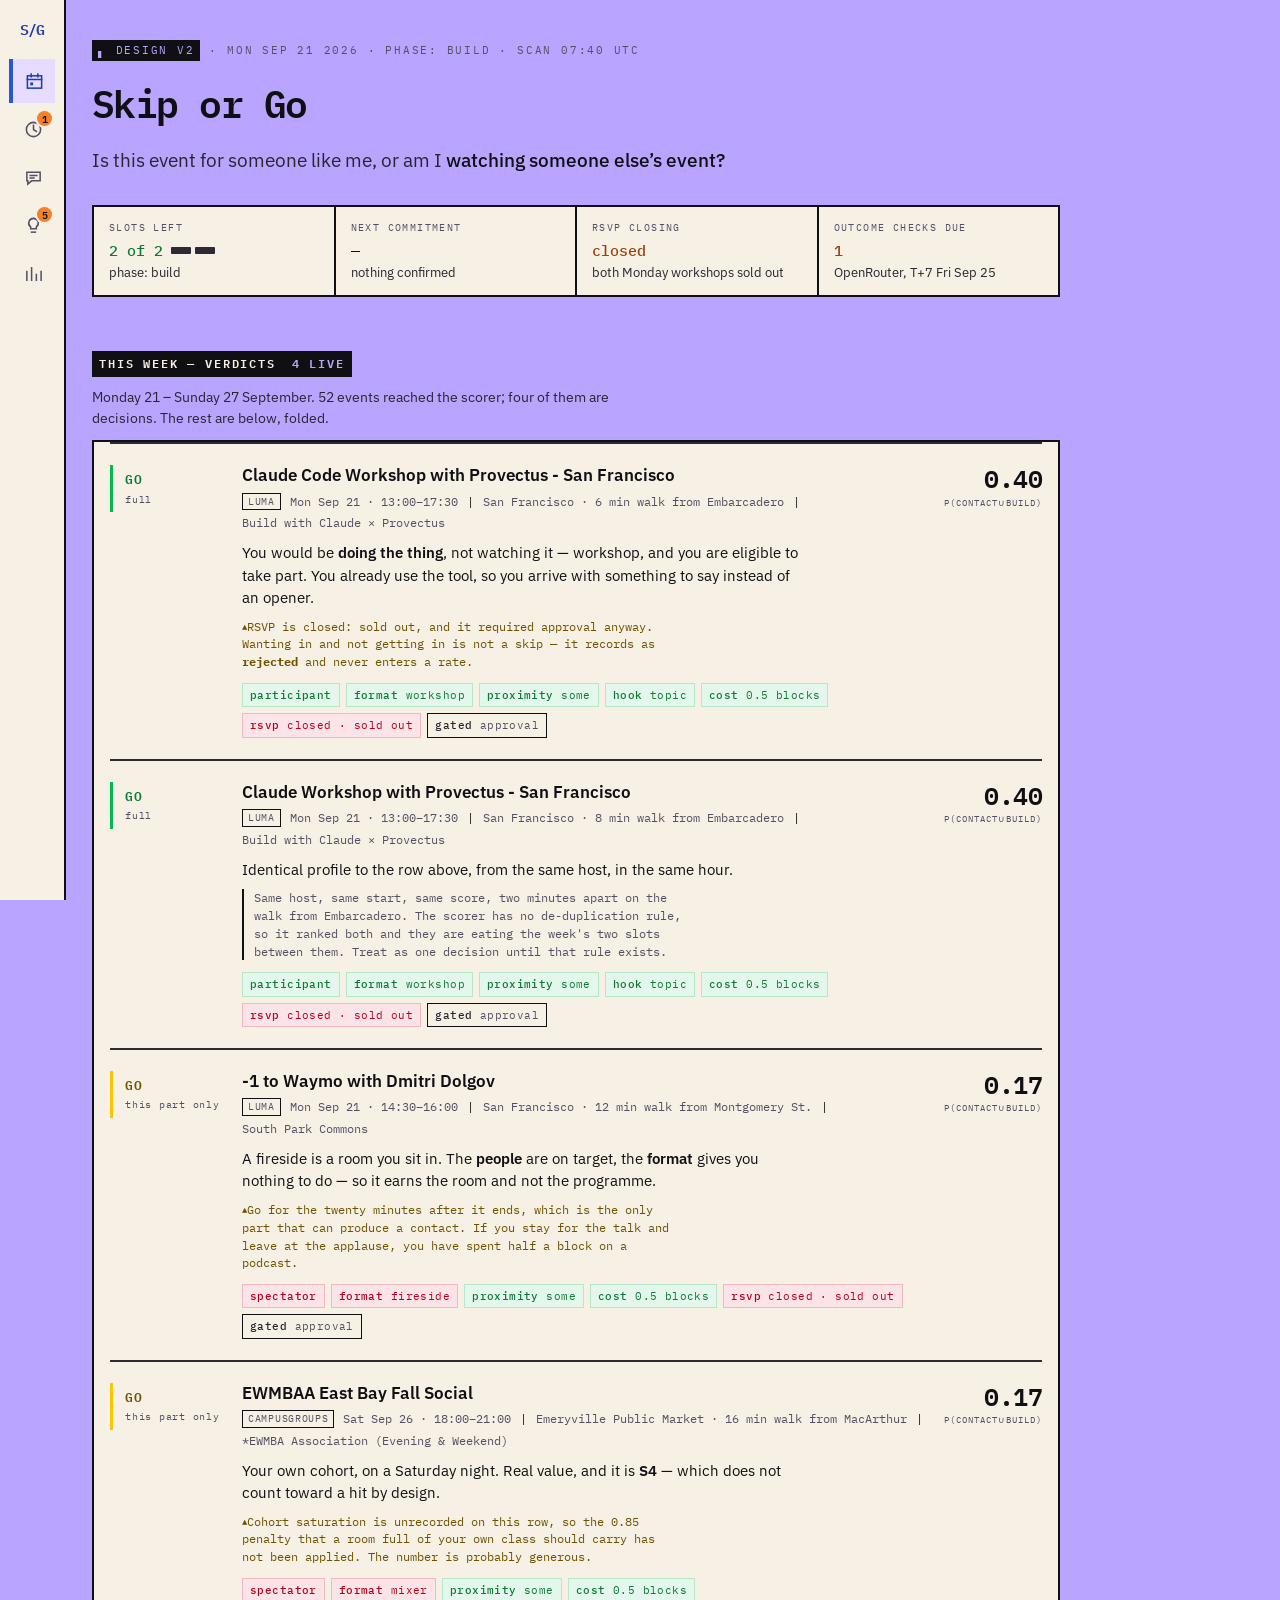
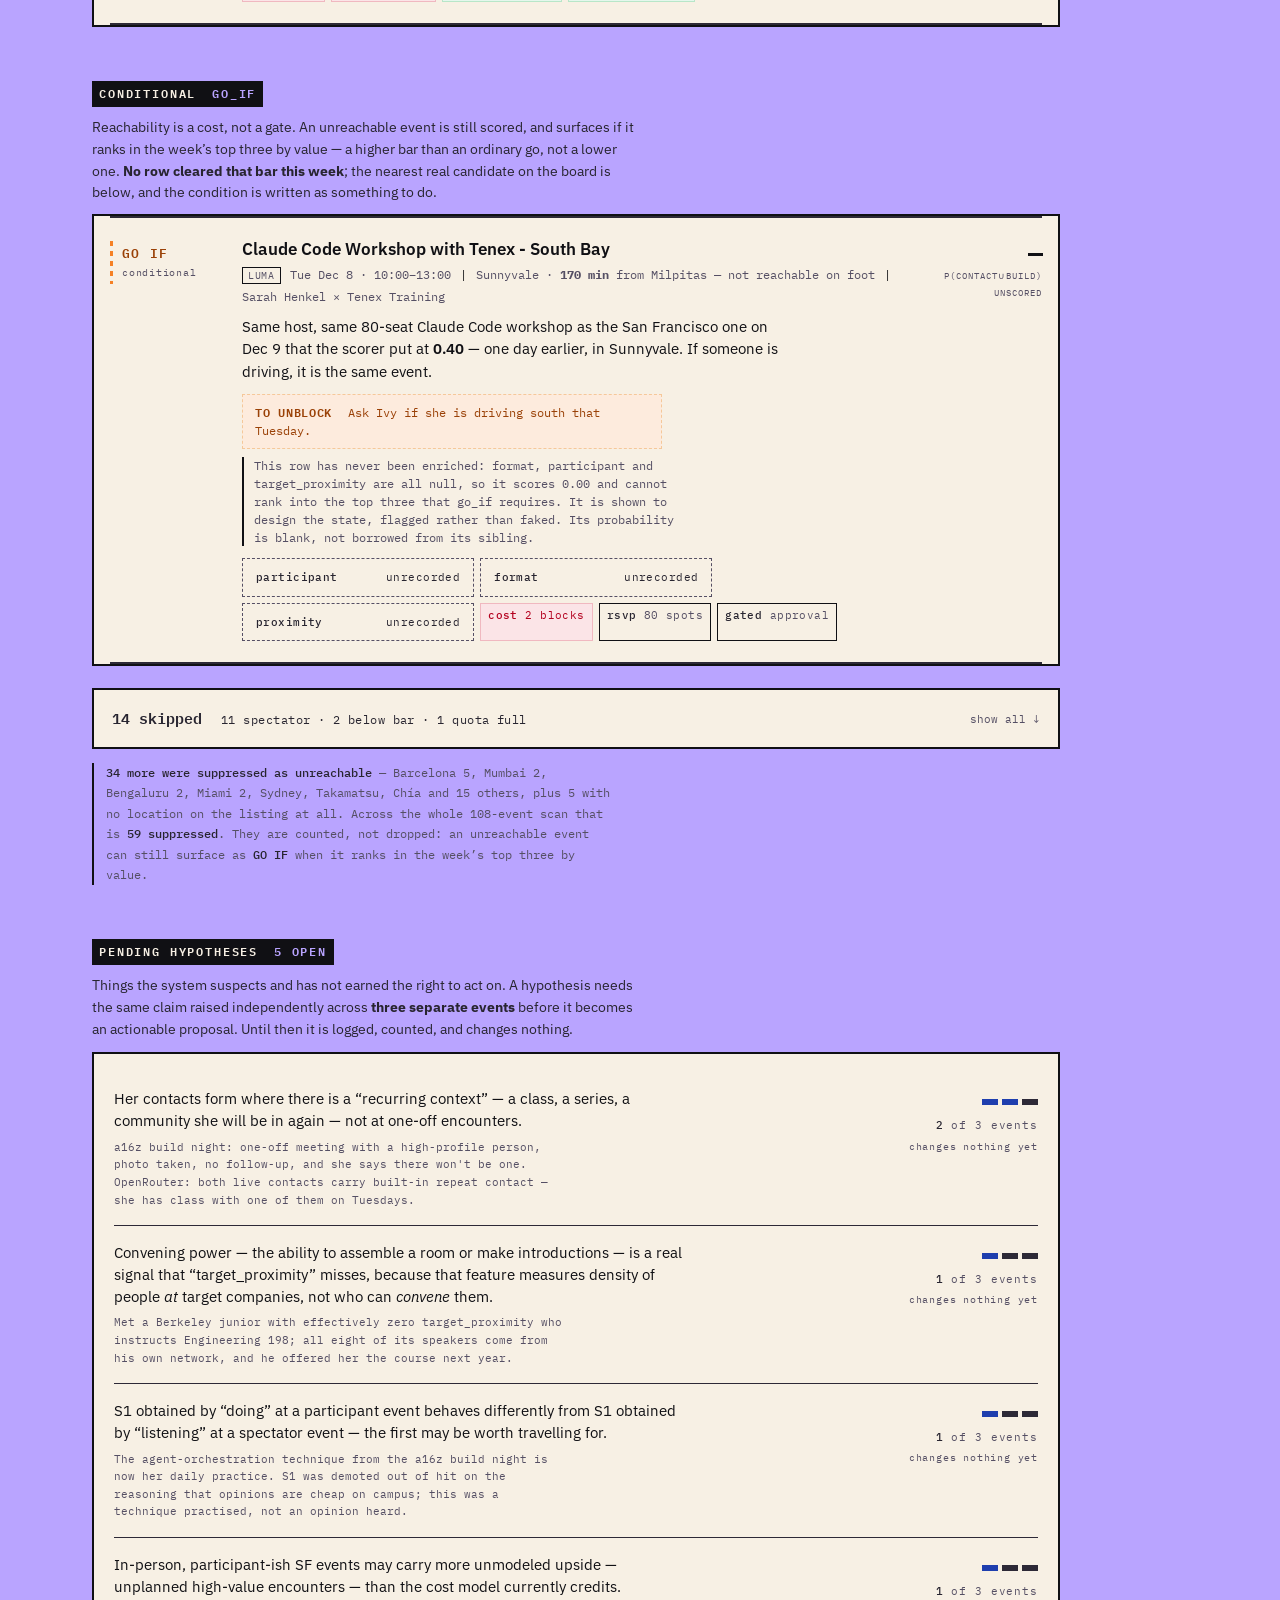
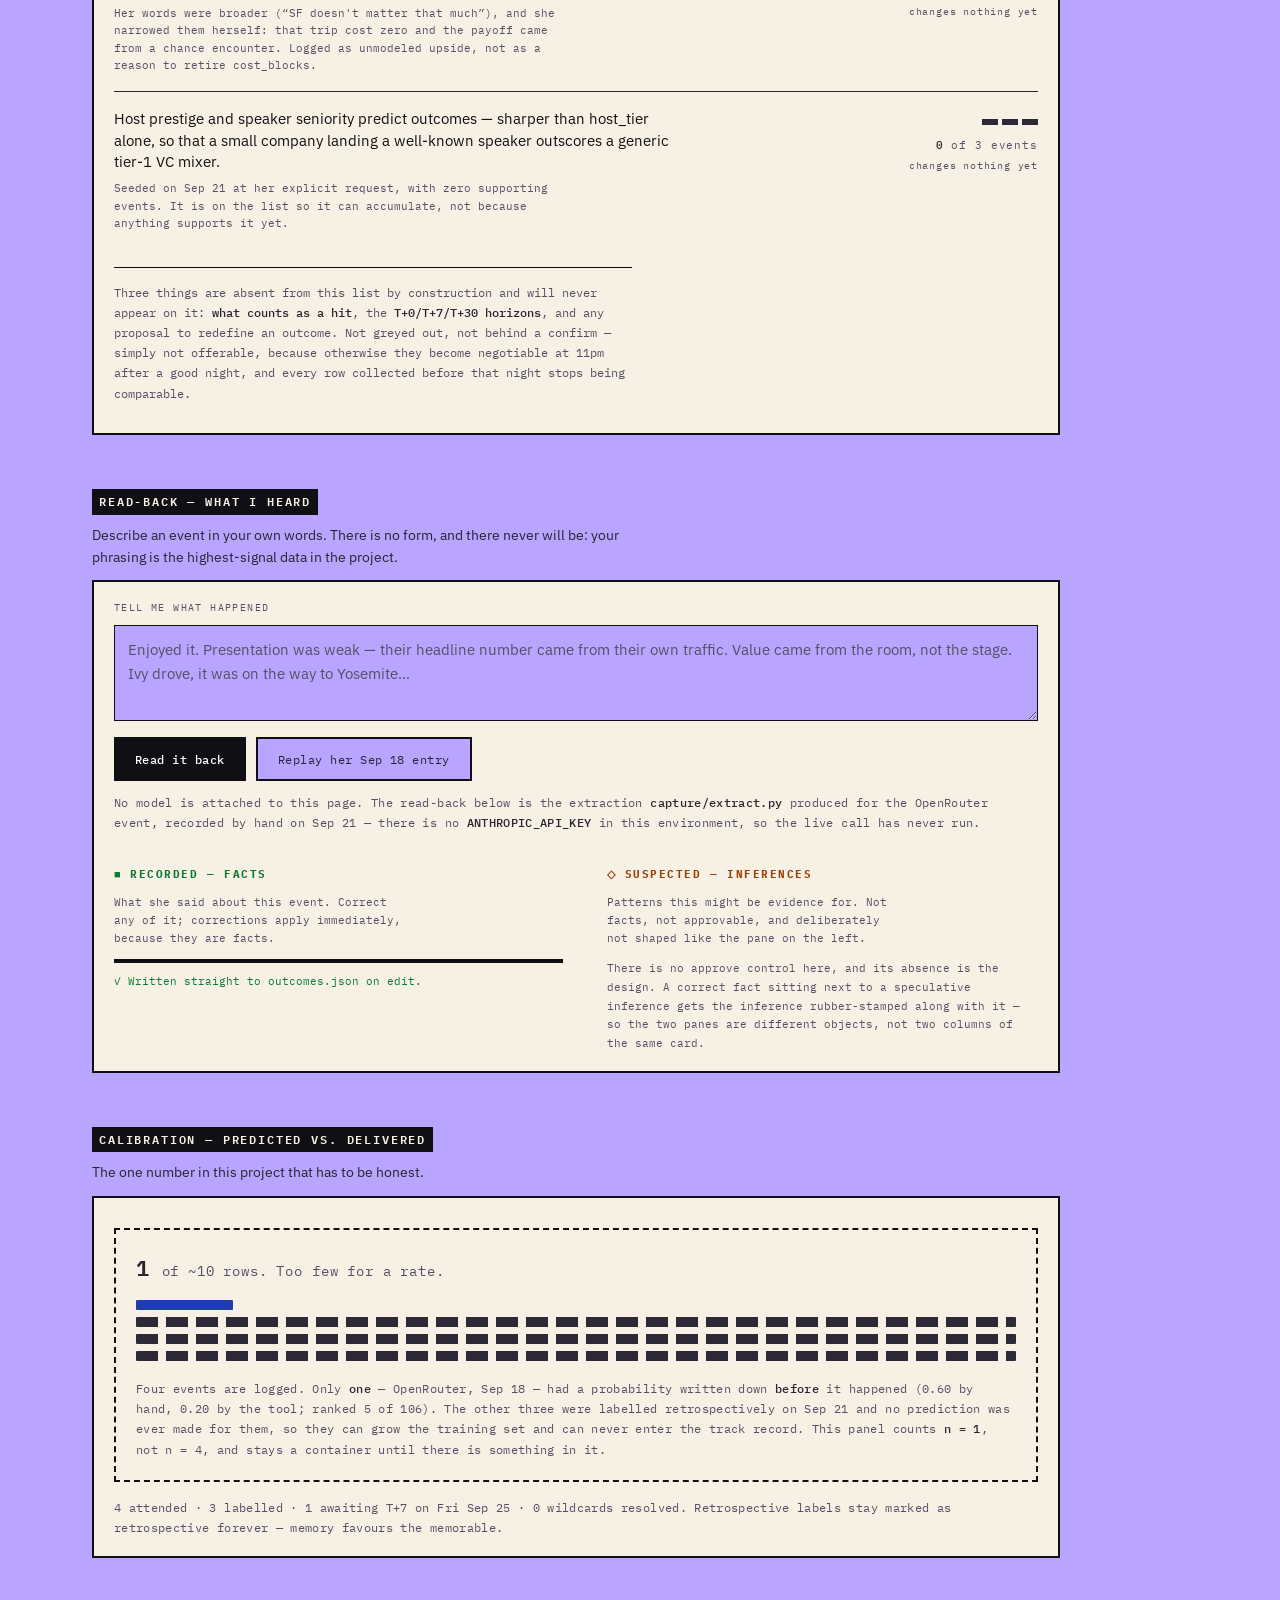
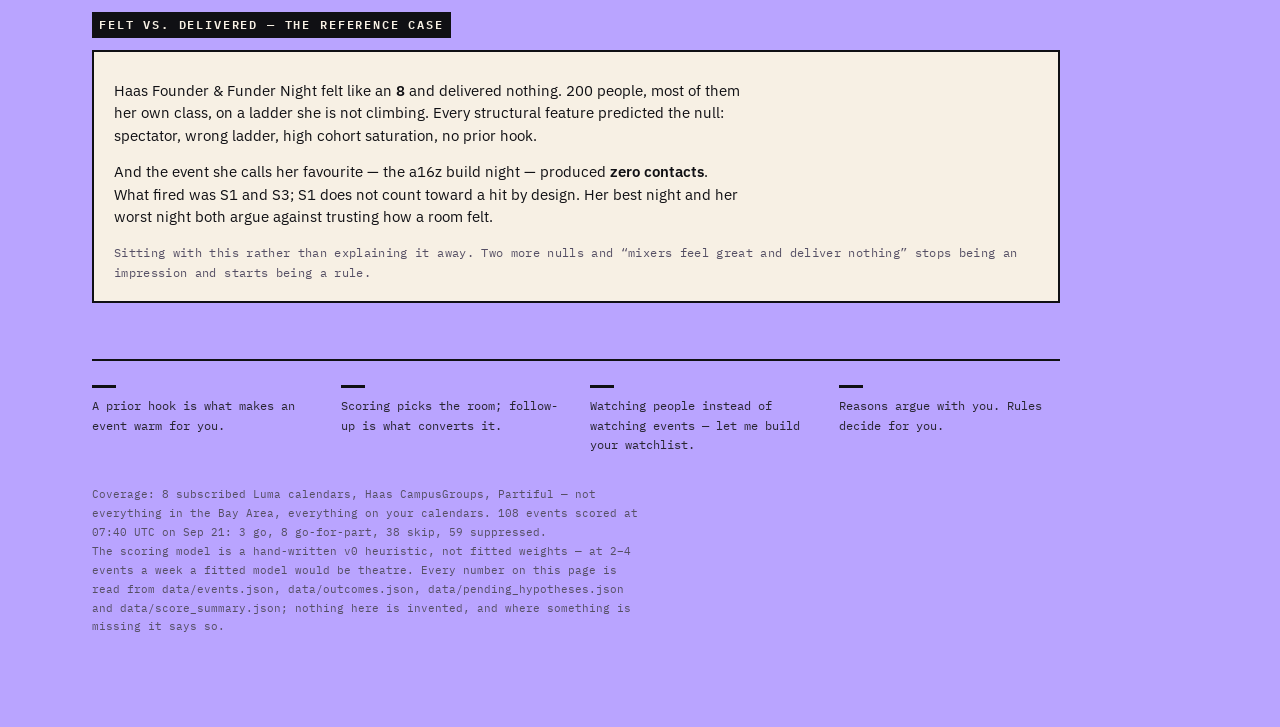
<file: design_v3.html>
<!doctype html>
<html lang="en">
<head>
<meta charset="utf-8">
<meta name="viewport" content="width=device-width,initial-scale=1">
<title>Skip or Go</title>
<link rel="preconnect" href="https://fonts.googleapis.com">
<link rel="preconnect" href="https://fonts.gstatic.com" crossorigin>
<link rel="stylesheet" href="https://fonts.googleapis.com/css2?family=IBM+Plex+Mono:wght@400;500;600&family=IBM+Plex+Sans:wght@400;500;600&display=swap">
<style>
  /* =====================================================================
     AWS Builder Center is the real reference: builder.aws.com is a LIGHT
     system — white ground, near-black hairline-bordered cards, Amazon-
     Ember-style sans body copy, and a Duospace monospace used ONLY for
     code-flavored accents ("if building:", "#hashtag" labels), never for
     body text. Near-black shows up inside specific image/icon panels, not
     as the page chrome. IBM Plex Mono/Sans stand in for the (proprietary)
     AmazonEmberDuospace/Amazon Ember pairing, matching that same division
     of labour. The BART palette stays (that's the product's own signage
     language, independent of AWS's own blue/purple accent), but on a
     light ground a fully-saturated hue fails text contrast, so each BART
     colour gets an "ink" (darkened, AA-safe as text) and "tint" (very
     light, AA-safe as a fill) variant. Decorative, non-text uses — a 3px
     accent bar, a small filled pip, a countdown-pill fill — keep the
     bright hue; text/labels use the ink variant; soft callout boxes use
     the tint. The event-DETAIL screen is the one place that stays dark —
     that's Partiful's borrowed language, not AWS's, and the brief frames
     it as a separate screen on purpose. Its dark palette overrides live
     in the .detail block below, using the SAME variable names, so every
     shared component (risk lines, factor chips, the unblock callout)
     renders correctly in whichever theme it appears in without a second
     copy of its rules. */
  :root{
    color-scheme:light;
    /* Cypherpunk variation: electric lavender replaces TypeUI's lime. The
       background is intentionally assertive, but the reading surfaces stay
       warm and quiet — this is a decision tool, not a security dashboard. */
    --ground:#B9A4FF; --surface:#F7F0E4; --surface-2:#E7DBFF;
    --line:#101014; --line-soft:#2D2936;
    --text:#101014; --muted:#282530; --dim:#554F64;
    --ink:#101014;
    /* BART line colors — the Bay's own signage palette. Bright = decorative
       (bars, pips, fills). *-text = darkened, AA-safe as text on light.
       *-bg / *-border = very light tint + mid border for soft callouts. */
    --go:#00B94F; --part:#FFC400; --block:#E4002B; --data:#2956D9; --cond:#F58025;
    --go-text:#0C7A34; --part-text:#6F5200; --block-text:#B4001F; --data-text:#1E3EAE; --cond-text:#9A4107;
    --go-bg:#E4F7EC; --part-bg:#FFF6DB; --block-bg:#FBE4E7; --data-bg:#E3F3FA; --cond-bg:#FDEBDD;
    --go-border:#B8E6C8; --part-border:#F5DE9A; --block-border:#F0B8C0; --data-border:#B9E0F0; --cond-border:#F5C89A;
    --mono:"IBM Plex Mono",ui-monospace,SFMono-Regular,Menlo,monospace;
    --sans:"IBM Plex Sans",system-ui,-apple-system,"Segoe UI",sans-serif;
    --rail:66px;
  }
  *{box-sizing:border-box}
  html{scroll-behavior:smooth}
  body{margin:0;background:var(--ground);color:var(--text);font-family:var(--sans);
    font-size:15px;line-height:1.55;-webkit-font-smoothing:antialiased}
  a{color:inherit}
  :where(a,button,input,textarea,summary,[tabindex]):focus-visible{
    outline:2px solid var(--data-text);outline-offset:2px;border-radius:2px}
  .vh{position:absolute;width:1px;height:1px;margin:-1px;padding:0;overflow:hidden;
    clip-path:inset(50%);white-space:nowrap}
  .skip-link{position:fixed;top:-60px;left:8px;z-index:20;background:var(--data);color:var(--ink);
    font-family:var(--mono);font-size:12px;padding:9px 14px;border-radius:4px;text-decoration:none}
  .skip-link:focus-visible{top:8px}

  /* ---------- rail — exists to carry state badges ---------- */
  .rail{
    position:fixed;inset-block:0;left:0;width:var(--rail);background:var(--surface);
    border-right:1px solid var(--line);display:flex;flex-direction:column;align-items:center;
    padding-block:18px;gap:4px;z-index:5}
  .mark{font-family:var(--mono);font-size:15px;font-weight:600;color:var(--data-text);
    letter-spacing:-.05em;margin-bottom:14px;user-select:none}
  .rail a{position:relative;width:46px;height:44px;display:grid;place-items:center;border-radius:4px;
    color:var(--dim);text-decoration:none;border-left:2px solid transparent}
  .rail a:hover{color:var(--muted);background:var(--surface-2)}
  .rail a.on{color:var(--data-text);border-left-color:var(--data);background:var(--surface-2)}
  .rail svg{width:19px;height:19px;fill:none;stroke:currentColor;stroke-width:1.6;stroke-linecap:square}
  .rail .badge{position:absolute;top:4px;right:3px;min-width:15px;height:15px;padding:0 3px;
    border-radius:8px;background:var(--cond);color:var(--ink);font-family:var(--mono);
    font-size:9.5px;font-weight:600;display:grid;place-items:center;line-height:1;
    box-shadow:0 0 0 2px var(--surface)}
  .rail .tip{position:absolute;left:54px;white-space:nowrap;background:var(--text);
    border:1px solid var(--text);padding:3px 8px;border-radius:4px;font-family:var(--mono);
    font-size:11px;color:var(--ground);opacity:0;pointer-events:none;transition:opacity .12s;z-index:2}
  .rail a:hover .tip,.rail a:focus-visible .tip{opacity:1}

  .wrap{max-width:1020px;margin:0 auto;padding:40px 26px 80px;margin-left:var(--rail)}

  /* ---------- header ---------- */
  .eyebrow{font-family:var(--mono);font-size:11px;letter-spacing:.16em;text-transform:uppercase;
    color:var(--dim);display:flex;gap:9px;align-items:center;flex-wrap:wrap}
  .eyebrow .tag{color:var(--cond-text)}
  h1{font-family:var(--mono);font-weight:600;font-size:clamp(27px,4.6vw,38px);margin:13px 0 0;
    letter-spacing:-.02em;text-wrap:balance}
  .thesis{font-size:clamp(16px,2.3vw,18.5px);color:var(--muted);max-width:60ch;margin:13px 0 0;
    text-wrap:balance}
  .thesis em{color:var(--text);font-style:normal;font-weight:500}

  /* ---------- status: only things she would act on ---------- */
  .status{margin-top:30px;display:grid;grid-template-columns:repeat(auto-fit,minmax(196px,1fr));
    gap:1px;background:var(--line);border:1px solid var(--line);border-radius:4px;overflow:hidden}
  .cell{background:var(--surface);padding:13px 15px}
  .cell .k{font-family:var(--mono);font-size:10px;letter-spacing:.14em;text-transform:uppercase;color:var(--dim)}
  .cell .v{font-family:var(--mono);font-size:14.5px;font-weight:500;margin-top:5px;font-variant-numeric:tabular-nums}
  .cell .v small{display:block;font-family:var(--sans);font-size:12.5px;color:var(--muted);font-weight:400}
  .v.attn{color:var(--cond-text)} .v.ok{color:var(--go-text)}
  .slots{display:inline-flex;gap:4px;margin-left:8px;vertical-align:2px}
  .slot{width:20px;height:7px;border-radius:1px;background:var(--line-soft);display:inline-block}
  .slot.used{background:var(--go)}

  h2{font-family:var(--mono);font-size:11.5px;font-weight:600;letter-spacing:.16em;
    text-transform:uppercase;color:var(--dim);margin:52px 0 0;scroll-margin-top:24px}
  h2 .n{color:var(--dim);opacity:.55;margin-left:7px}
  .lede{color:var(--muted);max-width:68ch;margin:10px 0 0;font-size:14px}

  /* ---------- verdict stack — never a card grid ---------- */
  .stack{display:flex;flex-direction:column;margin-top:10px}
  .row{display:grid;grid-template-columns:112px 1fr auto;gap:20px;align-items:start;
    padding-block:21px;border-bottom:1px solid var(--line-soft)}
  .row:first-child{border-top:1px solid var(--line-soft)}
  .verdict{font-family:var(--mono);font-weight:600;font-size:12.5px;letter-spacing:.1em;
    padding:5px 0 5px 12px;border-left:3px solid var(--dim);color:var(--dim)}
  .verdict small{display:block;font-size:9.5px;letter-spacing:.08em;color:var(--dim);
    font-weight:400;margin-top:3px;text-transform:none}
  .v-go{border-left-color:var(--go);color:var(--go-text)}
  .v-part{border-left-color:var(--part);color:var(--part-text)}
  /* go_if: orange AND interrupted — the verdict is broken by a condition.
     Distinguishable without color. */
  .v-goif{color:var(--cond-text);border-left:0;position:relative;padding-left:12px}
  .v-goif::before{content:"";position:absolute;left:0;top:2px;bottom:2px;width:3px;
    background:repeating-linear-gradient(to bottom,var(--cond) 0 5px,transparent 5px 10px)}
  .v-skip{border-left-color:var(--line);color:var(--dim)}
  .v-block{border-left-color:var(--block);color:var(--block-text)}

  .title{font-weight:600;font-size:16.5px;line-height:1.3;margin:0;text-wrap:balance}
  .title a{text-decoration:none;border-bottom:1px solid transparent}
  .title a:hover{border-bottom-color:var(--data-text);color:var(--data-text)}
  .row.muted .title{color:var(--muted);font-weight:500}
  .meta{font-family:var(--mono);font-size:11.5px;color:var(--dim);margin-top:6px;
    display:flex;flex-wrap:wrap;gap:4px 9px;align-items:center}
  .meta i{font-style:normal;color:var(--line);user-select:none}
  .src{border:1px solid var(--line);border-radius:4px;padding:0 5px;font-size:10px;
    letter-spacing:.07em;text-transform:uppercase}
  .reason{margin:10px 0 0;color:var(--text);max-width:62ch;font-size:14.5px}
  .row.muted .reason{color:var(--muted)}
  .reason b{color:var(--text);font-weight:600}
  /* the unblocking condition reads as an ACTION, not a caveat */
  .unblock{margin:11px 0 0;display:block;
    border:1px dashed var(--cond-border);background:var(--cond-bg);border-radius:4px;padding:8px 12px;
    font-family:var(--mono);font-size:12px;color:var(--cond-text);max-width:60ch;line-height:1.5}
  .unblock b{font-weight:600;letter-spacing:.06em;margin-right:9px}
  .risk{margin:8px 0 0;font-family:var(--mono);font-size:11.5px;color:var(--part-text);max-width:62ch;line-height:1.55}
  .risk::before{content:"\25B2 ";font-size:9px;vertical-align:1px}
  .flag{margin:8px 0 0;font-family:var(--mono);font-size:11.5px;color:var(--dim);max-width:64ch;
    line-height:1.55;border-left:2px solid var(--line);padding-left:10px}
  .factors{display:flex;flex-wrap:wrap;gap:6px;margin-top:12px}
  .f{font-family:var(--mono);font-size:10.5px;letter-spacing:.04em;border:1px solid var(--line);
    border-radius:4px;padding:3px 7px;color:var(--dim);background:var(--surface);white-space:nowrap}
  .f b{font-weight:500;color:var(--muted)}
  .f.pos{border-color:var(--go-border);color:var(--go-text);background:var(--go-bg)}
  .f.pos b{color:var(--go-text)}
  .f.neg{border-color:var(--block-border);color:var(--block-text);background:var(--block-bg)}
  .f.neg b{color:var(--block-text)}
  .f.rec{border-style:dashed;border-color:var(--dim);color:var(--muted)}
  .pcol{text-align:right;font-family:var(--mono);min-width:76px}
  .p{font-size:25px;font-weight:600;letter-spacing:-.02em;font-variant-numeric:tabular-nums;line-height:1.1}
  .row.muted .p{color:var(--dim)}
  .plabel{font-size:9px;letter-spacing:.11em;text-transform:uppercase;color:var(--dim);margin-top:3px}
  .locked{font-size:9px;color:var(--data-text);letter-spacing:.05em;margin-top:6px}

  /* ---------- skip collapse ---------- */
  .fold{margin-top:22px;border:1px solid var(--line);border-radius:4px;background:var(--surface)}
  .fold-btn{width:100%;display:flex;gap:14px;align-items:center;justify-content:space-between;
    background:none;border:0;color:inherit;text-align:left;padding:16px 18px;cursor:pointer;
    font-family:var(--sans);font-size:14.5px;min-height:44px}
  .fold-btn .n{font-family:var(--mono);font-weight:600;color:var(--muted);font-size:15px}
  .fold-btn .why{color:var(--muted);font-family:var(--mono);font-size:11.5px;letter-spacing:.04em}
  .fold-btn .chev{font-family:var(--mono);font-size:11px;color:var(--dim);white-space:nowrap}
  .fold-btn:hover{background:var(--surface-2)}
  .fold-body{border-top:1px solid var(--line);padding:4px 18px 10px}
  .fold-body[hidden]{display:none}
  .sk{display:grid;grid-template-columns:78px 1fr auto;gap:14px;align-items:baseline;
    padding-block:10px;border-bottom:1px solid var(--line-soft);font-size:13.5px}
  .sk:last-child{border-bottom:0}
  .sk .d{font-family:var(--mono);font-size:11px;color:var(--dim)}
  .sk .t{color:var(--muted);min-width:0;overflow-wrap:anywhere}
  .sk .r{font-family:var(--mono);font-size:10.5px;color:var(--dim);letter-spacing:.06em;text-align:right}

  /* ---------- one honest line, never 59 rows ---------- */
  .suppressed{margin-top:14px;font-family:var(--mono);font-size:12px;color:var(--dim);
    line-height:1.7;border-left:2px solid var(--line);padding-left:12px;max-width:74ch}
  .suppressed b{color:var(--muted);font-weight:500}

  /* ---------- panels ---------- */
  .panel{margin-top:12px;border:1px solid var(--line);border-radius:4px;background:var(--surface);padding:18px 20px}
  .counts{font-family:var(--mono);font-size:11.5px;color:var(--dim);letter-spacing:.03em;line-height:1.75;margin:0}
  .counts b{color:var(--muted);font-weight:500}

  /* ---------- pending hypotheses ---------- */
  .hyp{display:grid;grid-template-columns:1fr 130px;gap:18px;align-items:start;
    padding-block:16px;border-bottom:1px solid var(--line-soft)}
  .hyp:last-of-type{border-bottom:0}
  .hyp p{margin:0;font-size:14.5px;color:var(--text);max-width:64ch;line-height:1.5}
  .hyp .ev{margin-top:7px;font-family:var(--mono);font-size:11px;color:var(--dim);line-height:1.6;max-width:64ch}
  .support{text-align:right;font-family:var(--mono)}
  .pips{display:inline-flex;gap:4px}
  .pip{width:16px;height:6px;border-radius:1px;background:var(--line-soft);
    border:1px solid var(--line-soft)}
  .pip.on{background:var(--data-text);border-color:var(--data-text)}
  .support .c{font-size:11px;color:var(--dim);letter-spacing:.08em;margin-top:6px}
  .support .c b{color:var(--muted);font-weight:500}
  .support .act{font-size:10px;letter-spacing:.08em;margin-top:4px}
  .frozen{margin-top:18px;padding-top:15px;border-top:1px solid var(--line);
    font-family:var(--mono);font-size:11.5px;color:var(--dim);line-height:1.75;max-width:74ch}
  .frozen b{color:var(--muted);font-weight:500}

  /* ---------- read-back: two panes that must not merge ---------- */
  .say label{font-family:var(--mono);font-size:10px;letter-spacing:.14em;text-transform:uppercase;
    color:var(--dim);display:block}
  .say textarea{width:100%;margin-top:9px;min-height:96px;resize:vertical;background:var(--ground);
    border:1px solid var(--line);border-radius:4px;color:var(--text);font-family:var(--sans);
    font-size:15px;line-height:1.6;padding:12px 13px}
  .say textarea::placeholder{color:var(--dim)}
  .say textarea:focus-visible{outline:2px solid var(--data-text);outline-offset:-1px;border-color:var(--data-text)}
  .say-bar{display:flex;gap:10px;flex-wrap:wrap;margin-top:10px;align-items:center}
  /* AWS's own primary CTA ("Join now"): near-black fill, white text, 4px
     radius, compact — not a chunky pill. That shape is reserved for the
     Partiful-borrowed detail screen. */
  .btn{background:var(--ink);border:1px solid var(--ink);border-radius:4px;color:#fff;
    font-family:var(--sans);font-size:13.5px;font-weight:500;letter-spacing:0;
    padding:11px 20px;cursor:pointer;min-height:44px}
  .btn:hover{background:#232B35;border-color:#232B35}
  .btn.ghost{background:var(--ground);border:1px solid var(--line);color:var(--muted);font-weight:400}
  .btn.ghost:hover{background:var(--surface-2);color:var(--text)}

  .panes{display:grid;grid-template-columns:1fr 1fr;gap:26px;margin-top:22px;align-items:start}
  .pane-h{font-family:var(--mono);font-size:11px;letter-spacing:.14em;text-transform:uppercase;
    display:flex;align-items:center;gap:8px}
  .pane-sub{font-family:var(--mono);font-size:11px;color:var(--dim);margin:7px 0 12px;line-height:1.6;max-width:42ch}

  /* Recorded — a solid ledger. Flush, filled, editable. */
  .recorded .pane-h{color:var(--go-text)}
  .rec-list{border:1px solid var(--line);border-radius:4px;background:var(--surface);overflow:hidden}
  .rec{display:grid;grid-template-columns:118px 1fr;gap:12px;align-items:center;padding:10px 13px;
    border-bottom:1px solid var(--line-soft)}
  .rec:last-child{border-bottom:0}
  .rec .k{font-family:var(--mono);font-size:10.5px;color:var(--dim);letter-spacing:.04em;overflow-wrap:anywhere}
  .rec input{width:100%;background:var(--ground);border:1px solid var(--line);border-radius:4px;
    color:var(--text);font-family:var(--mono);font-size:12.5px;padding:7px 9px;min-height:34px}
  .rec input:focus-visible{outline:2px solid var(--go-text);outline-offset:-1px;border-color:var(--go-text)}
  .rec .ro{font-family:var(--mono);font-size:12px;color:var(--muted)}
  .rec-foot{font-family:var(--mono);font-size:11px;color:var(--go-text);margin:10px 0 0;line-height:1.6}

  /* Suspected — a different kind of object: unfilled, hatched, offset, no control. */
  .suspected{padding-left:18px}
  .suspected .pane-h{color:var(--cond-text)}
  .sus{position:relative;margin-bottom:14px;padding:13px 15px;border:1px dashed var(--cond-border);
    border-radius:4px;color:var(--muted);font-size:14px;line-height:1.5;
    background-image:repeating-linear-gradient(135deg,rgba(245,128,37,.09) 0 2px,transparent 2px 9px)}
  .sus q{quotes:none;color:var(--text)}
  .sus .src-note{display:block;font-family:var(--mono);font-size:10.5px;color:var(--dim);margin-top:9px;line-height:1.6}
  .sus .ctr{display:inline-block;font-family:var(--mono);font-size:10px;letter-spacing:.1em;
    color:var(--cond-text);border:1px solid var(--cond-border);border-radius:4px;padding:2px 6px;margin-top:10px}
  .no-approve{font-family:var(--mono);font-size:11px;color:var(--dim);line-height:1.7;margin:0}

  /* ---------- calibration container, honest empty state ---------- */
  .empty{border:1px dashed var(--line);border-radius:4px;padding:20px;margin-top:12px}
  .empty .big{font-family:var(--mono);font-size:22px;font-weight:600;color:var(--muted);
    letter-spacing:-.01em;font-variant-numeric:tabular-nums}
  .empty .big span{color:var(--dim);font-size:14px;font-weight:400;letter-spacing:.06em}
  .ghost-rows{margin-top:16px;display:flex;flex-direction:column;gap:7px}
  .ghost-row{height:10px;border-radius:1px;background:repeating-linear-gradient(90deg,
    var(--line-soft) 0 22px,transparent 22px 30px)}
  .ghost-row.real{background:var(--data-text);width:11%}

  .principles{margin-top:56px;border-top:1px solid var(--line);padding-top:24px;
    display:grid;grid-template-columns:repeat(auto-fit,minmax(215px,1fr));gap:20px 28px}
  .principles p{margin:0;font-family:var(--mono);font-size:12px;line-height:1.65;color:var(--muted)}
  .principles p::before{content:"";display:block;width:16px;height:2px;background:var(--data-text);margin-bottom:8px}
  .foot{margin-top:30px;font-family:var(--mono);font-size:10.5px;color:var(--dim);line-height:1.8;max-width:78ch}

  /* ---------- Cypherpunk experiment: the weekly system ----------
     Lavender is the field. Warm paper panels contain the actual reading. This
     gives the state machine a more personal, technical character without
     turning every SKIP into a threat. The event-detail screen below deliberately
     opts out: it is still the separate, Partiful-borrowed dark mode. */
  .week{min-height:100vh;background:var(--ground)}
  body:not(.on-detail) .rail{border-right-width:2px;background:var(--surface)}
  body:not(.on-detail) .rail a{border-radius:0}
  body:not(.on-detail) .rail a.on{border-left-width:4px;background:var(--surface-2)}
  .week .eyebrow .tag{display:inline-block;background:var(--ink);color:var(--ground);padding:2px 6px}
  .week h1{letter-spacing:-.04em}
  .week h2{display:table;background:var(--ink);color:var(--surface);padding:4px 7px;margin-top:54px}
  .week h2 .n{color:var(--ground);opacity:1}
  .week .status{gap:2px;border-width:2px;border-radius:0}
  .week .cell{background:var(--surface)}
  /* One paper stack, never a grid of paper cards: the decision remains a
     continuous queue, but its text no longer has to compete with the field. */
  .week .stack{background:var(--surface);border:2px solid var(--line);padding-inline:16px}
  .week .row{border-bottom-width:2px}
  .week .row:first-child{border-top-width:2px}
  .week .fold,.week .panel,.week .rec-list,.week .empty{border-width:2px;border-radius:0}
  .week .fold-btn:hover{background:var(--surface-2)}
  .week .src,.week .f,.week .unblock,.week .sus,.week .sus .ctr,
  .week .say textarea,.week .rec input{border-radius:0}
  .week .src,.week .f{border-width:1px}
  .week .btn{border-radius:0;font-family:var(--mono);font-size:12px;letter-spacing:.04em}
  .week .btn.ghost{border-width:2px}
  .week .pip{border-radius:0}
  .week .principles{border-top-width:2px}
  .week .principles p::before{width:24px;height:3px;background:var(--ink)}

  /* ================= DETAIL SCREEN — Partiful's shape, not its voice =================
     The one screen that stays dark. AWS's real site never covers this case (a single-
     event page with a want/pass decision) — that's explicitly Partiful's borrowed
     language, a separate visual system for a separate job. Redeclaring the theme
     variables here, under the same names the light rules above use, means every
     shared component (risk lines, factor chips, the unblock callout, "why this
     number") renders correctly in whichever screen it lands on without a second
     copy of its rules — see the note on :root above. */
  .detail{
    --ground:#0A0D10; --surface:#11161B; --surface-2:#161D23;
    --line:#222B33; --line-soft:#1A222A;
    --text:#E7EDF2; --muted:#8795A1; --dim:#79868F;
    --go-text:var(--go); --part-text:var(--part); --block-text:var(--block);
    --data-text:var(--data); --cond-text:var(--cond);
    --go-bg:#0C1A12; --part-bg:#1A1408; --block-bg:#170D10; --data-bg:#0C1820; --cond-bg:#17100A;
    --go-border:#1B4A30; --part-border:#4A3B14; --block-border:#40232A; --data-border:#153347; --cond-border:#4A3418;
    color-scheme:dark;background:var(--ground);color:var(--text);
    display:none;min-height:100vh;position:relative;isolation:isolate}
  body.on-detail{background:#0A0D10}
  body.on-detail .detail{display:block}
  body.on-detail .week,body.on-detail .rail{display:none}
  .glow{position:absolute;inset:0 0 auto;height:620px;z-index:-1;pointer-events:none;
    background:radial-gradient(62% 100% at 50% -14%,var(--tint,rgba(24,159,216,.16)),transparent 72%)}
  .sheet{max-width:640px;margin:0 auto;padding:22px 20px 90px}
  .back{display:inline-flex;align-items:center;gap:8px;font-family:var(--mono);font-size:11.5px;
    letter-spacing:.08em;color:var(--muted);text-decoration:none;padding:10px 2px;min-height:44px}
  .back:hover{color:var(--text)}
  .d-eyebrow{margin-top:14px;display:flex;gap:8px;justify-content:center;flex-wrap:wrap;
    font-family:var(--mono);font-size:10.5px;letter-spacing:.12em;text-transform:uppercase;color:var(--dim)}
  .d-title{font-family:var(--mono);font-weight:600;font-size:clamp(26px,6.4vw,40px);line-height:1.12;
    letter-spacing:-.025em;text-align:center;margin:16px 0 0;text-wrap:balance;overflow-wrap:anywhere}
  .d-when{text-align:center;margin-top:22px;font-family:var(--mono)}
  .d-when .day{font-size:clamp(20px,4.6vw,27px);font-weight:600;letter-spacing:-.01em}
  .d-when .hrs{font-size:clamp(20px,4.6vw,27px);font-weight:400;color:var(--muted);letter-spacing:-.01em}
  .d-where{text-align:center;margin-top:9px;font-family:var(--mono);font-size:12.5px;color:var(--dim);line-height:1.7}
  .d-where b{color:var(--muted);font-weight:400}

  /* the verdict card — decision leads, probability demoted */
  .d-verdict{margin-top:30px;border:1px solid var(--line);border-radius:4px;background:var(--surface);
    padding:20px 22px;display:grid;grid-template-columns:1fr auto;gap:18px;align-items:start}
  .d-verdict .lab{font-family:var(--mono);font-size:19px;font-weight:600;letter-spacing:.06em}
  .d-verdict .sub{font-family:var(--mono);font-size:10.5px;letter-spacing:.1em;color:var(--dim);margin-top:5px}
  .d-verdict .txt{margin:12px 0 0;font-size:15px;color:var(--text);max-width:52ch}
  .d-p{text-align:right;font-family:var(--mono);min-width:82px}
  .d-p .n{font-size:27px;font-weight:600;font-variant-numeric:tabular-nums;letter-spacing:-.02em;
    transition:color .18s}
  .d-p .l{font-size:9px;letter-spacing:.11em;text-transform:uppercase;color:var(--dim);margin-top:3px}
  .d-p .delta{font-size:10.5px;letter-spacing:.05em;margin-top:6px;min-height:14px}
  .delta.up{color:var(--go)} .delta.down{color:var(--part)}

  /* the big chunky pills */
  .pills{display:grid;grid-template-columns:1fr 1fr;gap:12px;margin-top:26px}
  .pill{appearance:none;border:1px solid var(--line);background:var(--surface-2);color:var(--text);
    font-family:var(--mono);font-size:15px;font-weight:600;letter-spacing:.04em;
    border-radius:999px;padding:20px 16px;min-height:62px;cursor:pointer;transition:background .15s,border-color .15s}
  .pill:hover{background:#1D262E}
  .pill.want[aria-pressed="true"]{background:var(--go);border-color:var(--go);color:#04180C}
  .pill.pass[aria-pressed="true"]{background:#242D35;border-color:#3A4650;color:var(--text)}
  .pill .s{display:block;font-size:10px;font-weight:400;letter-spacing:.08em;color:var(--dim);margin-top:5px}
  .pill[aria-pressed="true"] .s{color:inherit;opacity:.72}

  /* ---------- the context strip: three taps, one gesture ---------- */
  .ctx{margin-top:22px;border:1px solid #1B4A30;border-radius:4px;background:#0B1510;padding:18px 20px}
  .ctx[hidden]{display:none}
  .ctx h3{margin:0;font-family:var(--mono);font-size:11px;letter-spacing:.14em;text-transform:uppercase;
    color:var(--go);font-weight:600}
  .ctx .note{font-family:var(--mono);font-size:11px;color:var(--dim);margin:8px 0 0;line-height:1.65;max-width:52ch}
  .qs{display:flex;flex-direction:column;gap:10px;margin-top:16px}
  .q{display:flex;gap:12px;align-items:center;justify-content:space-between;flex-wrap:wrap}
  .q .lab{font-size:14.5px;color:var(--text);padding:0;min-width:0}
  .seg{display:inline-flex;border:1px solid var(--line);border-radius:999px;overflow:hidden;background:var(--ground)}
  .seg label{position:relative;font-family:var(--mono);font-size:12.5px;letter-spacing:.06em;
    color:var(--muted);padding:0 18px;min-height:44px;display:grid;place-items:center;cursor:pointer}
  .seg input{position:absolute;opacity:0;width:1px;height:1px}
  .seg label:has(input:checked){background:var(--go);color:#04180C;font-weight:600}
  .seg label:has(input:focus-visible){outline:2px solid var(--data);outline-offset:-2px}
  .seg label:hover:not(:has(input:checked)){background:var(--surface-2);color:var(--text)}
  .recomputed{margin:16px 0 0;font-family:var(--mono);font-size:12px;color:var(--muted);
    line-height:1.7;border-top:1px solid #16311F;padding-top:13px;min-height:22px}
  .recomputed b{color:var(--text);font-weight:500}
  .recomputed .rec-unweighted{color:var(--cond)}

  .passed{margin-top:22px;border:1px solid var(--line);border-radius:4px;background:var(--surface);
    padding:18px 20px;font-size:14.5px;color:var(--muted);line-height:1.6}
  .passed[hidden]{display:none}
  .passed b{color:var(--text);font-weight:600}
  .passed .alt{display:block;margin-top:12px;font-family:var(--mono);font-size:11.5px;color:var(--dim);line-height:1.7}
  .gatebox{margin-top:14px;font-family:var(--mono);font-size:11.5px;color:var(--dim);line-height:1.7}
  .gatebox button{background:none;border:1px solid var(--line);border-radius:2px;color:var(--muted);
    font-family:var(--mono);font-size:11.5px;padding:9px 12px;min-height:40px;cursor:pointer;margin-top:8px}
  .gatebox button:hover{background:var(--surface-2);color:var(--text)}

  .d-why{margin-top:28px}
  .d-why h3{font-family:var(--mono);font-size:10.5px;letter-spacing:.14em;text-transform:uppercase;
    color:var(--dim);margin:0 0 12px;font-weight:600}
  .d-raw{font-family:var(--mono);font-size:11px;color:var(--dim);line-height:1.8;margin:14px 0 0;
    overflow-wrap:anywhere;border-left:2px solid var(--line);padding-left:11px}
  .d-out{margin-top:26px;text-align:center}
  .d-out a{font-family:var(--mono);font-size:12px;color:var(--data);letter-spacing:.06em;
    display:inline-block;padding:12px;min-height:44px}

  @media (max-width:820px){
    .panes{grid-template-columns:1fr;gap:30px}
    .suspected{padding-left:0}
  }
  @media (max-width:760px){
    .rail{position:static;width:auto;flex-direction:row;inset:auto;border-right:0;
      border-bottom:1px solid var(--line);padding:8px 10px;justify-content:flex-start;gap:2px;
      overflow-x:auto}
    .mark{margin:0 10px 0 0;align-self:center}
    .rail a{border-left:0;border-bottom:2px solid transparent;height:40px;flex:0 0 auto}
    .rail a.on{border-left-color:transparent;border-bottom-color:var(--data)}
    .rail .tip{display:none}
    .wrap{margin-left:0;padding:26px 16px 70px}
    .row{grid-template-columns:1fr;gap:12px}
    .pcol{text-align:left;display:flex;gap:10px;align-items:baseline}
    .plabel,.locked{margin-top:0}
    .hyp{grid-template-columns:1fr;gap:12px}
    .support{text-align:left}
    .sk{grid-template-columns:1fr;gap:3px}
    .sk .r{text-align:left}
    .rec{grid-template-columns:1fr;gap:5px}
    .d-verdict{grid-template-columns:1fr}
    .d-p{text-align:left;display:flex;gap:10px;align-items:baseline;flex-wrap:wrap}
    .d-p .l,.d-p .delta{margin-top:0}
    .sheet{padding:16px 16px 80px}
    .q{align-items:flex-start;flex-direction:column;gap:8px}
    .seg{width:100%}
    .seg label{flex:1 1 0}
  }
  @media (prefers-reduced-motion:reduce){
    html{scroll-behavior:auto}
    *{animation:none!important;transition:none!important}
  }
</style>
</head>
<body>
<a class="skip-link" href="#content">Skip to this week's verdicts</a>

<nav class="rail" aria-label="Sections">
  <div class="mark" aria-hidden="true">S/G</div>
  <a href="#content" class="on"><svg viewBox="0 0 20 20" aria-hidden="true"><rect x="2.5" y="4" width="15" height="13"/><path d="M2.5 8h15M6.5 2v3M13.5 2v3"/><rect x="5.5" y="11" width="3" height="3" fill="currentColor" stroke="none"/></svg>
    <span class="vh">This week</span><span class="tip" aria-hidden="true">This week</span></a>
  <a href="#checks"><svg viewBox="0 0 20 20" aria-hidden="true"><circle cx="10" cy="10" r="7.5"/><path d="M10 5.5V10l3 2"/></svg>
    <span class="badge" aria-hidden="true">1</span><span class="vh">Outcome checks — 1 due</span>
    <span class="tip" aria-hidden="true">Checks · 1 due Fri</span></a>
  <a href="#readback"><svg viewBox="0 0 20 20" aria-hidden="true"><path d="M3 4.5h14v9H8l-4 3.5V13.5H3z"/><path d="M6.5 8h7M6.5 10.5h4"/></svg>
    <span class="vh">Read-back</span><span class="tip" aria-hidden="true">Read-back</span></a>
  <a href="#hypotheses"><svg viewBox="0 0 20 20" aria-hidden="true"><path d="M10 2.5a5 5 0 0 0-3 9v2h6v-2a5 5 0 0 0-3-9z"/><path d="M8 17h4"/></svg>
    <span class="badge" aria-hidden="true">5</span><span class="vh">Pending hypotheses — 5 open</span>
    <span class="tip" aria-hidden="true">Pending · 5 open</span></a>
  <a href="#calibration"><svg viewBox="0 0 20 20" aria-hidden="true"><path d="M3 17V8M8 17V4M13 17v-6M18 17v-9"/></svg>
    <span class="vh">Calibration</span><span class="tip" aria-hidden="true">Calibration · n=1</span></a>
</nav>

<div class="week">
<div class="wrap">

  <header>
    <div class="eyebrow"><span class="tag">&#9622; DESIGN v2</span><span>&middot;</span>
      <span>Mon Sep 21 2026</span><span>&middot;</span><span>phase: build</span><span>&middot;</span>
      <span>scan 07:40 UTC</span></div>
    <h1>Skip or Go</h1>
    <p class="thesis">Is this event for someone like me, or am I
      <em>watching someone else&rsquo;s event?</em></p>
  </header>

  <section class="status" aria-label="Status">
    <div class="cell"><div class="k">slots left</div>
      <div class="v ok">2 of 2<span class="slots" aria-hidden="true"><i class="slot"></i><i class="slot"></i></span>
      <small>phase: build</small></div></div>
    <div class="cell"><div class="k">next commitment</div>
      <div class="v">&mdash;<small>nothing confirmed</small></div></div>
    <div class="cell"><div class="k">rsvp closing</div>
      <div class="v attn">closed<small>both Monday workshops sold out</small></div></div>
    <div class="cell"><div class="k">outcome checks due</div>
      <div class="v attn" id="checks">1<small>OpenRouter, T+7 Fri Sep 25</small></div></div>
  </section>

  <h2 id="content" tabindex="-1">This week &mdash; verdicts <span class="n">4 live</span></h2>
  <p class="lede">Monday 21 &ndash; Sunday 27 September. 52 events reached the scorer; four of them
    are decisions. The rest are below, folded.</p>

  <div class="stack" id="stack"></div>

  <h2 id="conditional">Conditional <span class="n">go_if</span></h2>
  <p class="lede">Reachability is a cost, not a gate. An unreachable event is still scored, and
    surfaces if it ranks in the week&rsquo;s top three by value &mdash; a higher bar than an
    ordinary go, not a lower one. <b>No row cleared that bar this week</b>; the nearest real
    candidate on the board is below, and the condition is written as something to do.</p>
  <div class="stack" id="condStack"></div>

  <div class="fold">
    <button class="fold-btn" id="foldBtn" aria-expanded="false" aria-controls="foldBody">
      <span><span class="n">14 skipped</span>
        <span class="why">&nbsp; 11 spectator &middot; 2 below bar &middot; 1 quota full</span></span>
      <span class="chev" aria-hidden="true">show all &darr;</span>
    </button>
    <div class="fold-body" id="foldBody" hidden></div>
  </div>

  <p class="suppressed">
    <b>34 more were suppressed as unreachable</b> &mdash; Barcelona 5, Mumbai 2, Bengaluru 2,
    Miami 2, Sydney, Takamatsu, Ch&iacute;a and 15 others, plus 5 with no location on the listing
    at all. Across the whole 108-event scan that is <b>59 suppressed</b>. They are counted, not
    dropped: an unreachable event can still surface as <b>GO&nbsp;IF</b> when it ranks in the
    week&rsquo;s top three by value.</p>

  <h2 id="hypotheses">Pending hypotheses <span class="n">5 open</span></h2>
  <p class="lede">Things the system suspects and has not earned the right to act on. A hypothesis
    needs the same claim raised independently across <b>three separate events</b> before it becomes
    an actionable proposal. Until then it is logged, counted, and changes nothing.</p>
  <div class="panel" id="hypPanel"></div>

  <h2 id="readback">Read-back &mdash; what I heard</h2>
  <p class="lede">Describe an event in your own words. There is no form, and there never will be:
    your phrasing is the highest-signal data in the project.</p>

  <div class="panel say">
    <label for="freetext">Tell me what happened</label>
    <textarea id="freetext" placeholder="Enjoyed it. Presentation was weak &mdash; their headline number came from their own traffic. Value came from the room, not the stage. Ivy drove, it was on the way to Yosemite&hellip;"></textarea>
    <div class="say-bar">
      <button class="btn" id="readBtn" type="button">Read it back</button>
      <button class="btn ghost" id="replayBtn" type="button">Replay her Sep 18 entry</button>
    </div>
    <p class="counts" style="margin-top:12px">No model is attached to this page. The read-back
      below is the extraction <b>capture/extract.py</b> produced for the OpenRouter event, recorded
      by hand on Sep&nbsp;21 &mdash; there is no <b>ANTHROPIC_API_KEY</b> in this environment, so
      the live call has never run.</p>

    <div class="panes" id="panes" hidden>
      <div class="recorded">
        <h3 class="pane-h"><span aria-hidden="true">&#9632;</span> Recorded &mdash; facts</h3>
        <p class="pane-sub">What she said about this event. Correct any of it; corrections apply
          immediately, because they are facts.</p>
        <div class="rec-list" id="recList"></div>
        <p class="rec-foot" id="recFoot">&#10003; Written straight to outcomes.json on edit.</p>
      </div>

      <div class="suspected">
        <h3 class="pane-h"><span aria-hidden="true">&#9671;</span> Suspected &mdash; inferences</h3>
        <p class="pane-sub">Patterns this might be evidence for. Not facts, not approvable, and
          deliberately not shaped like the pane on the left.</p>
        <div id="susList"></div>
        <p class="no-approve">There is no approve control here, and its absence is the design.
          A correct fact sitting next to a speculative inference gets the inference rubber-stamped
          along with it &mdash; so the two panes are different objects, not two columns of the
          same card.</p>
      </div>
    </div>
  </div>

  <h2 id="calibration">Calibration &mdash; predicted vs. delivered</h2>
  <p class="lede">The one number in this project that has to be honest.</p>
  <div class="panel">
    <div class="empty">
      <div class="big">1 <span>of ~10 rows. Too few for a rate.</span></div>
      <div class="ghost-rows" aria-hidden="true">
        <div class="ghost-row real"></div>
        <div class="ghost-row"></div><div class="ghost-row"></div><div class="ghost-row"></div>
      </div>
      <p class="counts" style="margin-top:18px">Four events are logged. Only <b>one</b> &mdash;
        OpenRouter, Sep&nbsp;18 &mdash; had a probability written down <b>before</b> it happened
        (0.60 by hand, 0.20 by the tool; ranked 5 of 106). The other three were labelled
        retrospectively on Sep&nbsp;21 and no prediction was ever made for them, so they can grow
        the training set and can never enter the track record. This panel counts <b>n&nbsp;=&nbsp;1</b>,
        not n&nbsp;=&nbsp;4, and stays a container until there is something in it.</p>
    </div>
    <p class="counts" style="margin-top:16px">4 attended &middot; 3 labelled &middot; 1 awaiting
      T+7 on Fri Sep&nbsp;25 &middot; 0 wildcards resolved. Retrospective labels stay marked as
      retrospective forever &mdash; memory favours the memorable.</p>
  </div>

  <h2>Felt vs. delivered &mdash; the reference case</h2>
  <div class="panel">
    <p class="reason" style="max-width:70ch">Haas Founder &amp; Funder Night felt like an
      <b>8</b> and delivered nothing. 200 people, most of them her own class, on a ladder she is
      not climbing. Every structural feature predicted the null: spectator, wrong ladder, high
      cohort saturation, no prior hook.</p>
    <p class="reason" style="max-width:70ch;margin-top:14px">And the event she calls her
      favourite &mdash; the a16z build night &mdash; produced <b>zero contacts</b>. What fired was
      S1 and S3; S1 does not count toward a hit by design. Her best night and her worst night both
      argue against trusting how a room felt.</p>
    <p class="counts" style="margin-top:14px">Sitting with this rather than explaining it away.
      Two more nulls and &ldquo;mixers feel great and deliver nothing&rdquo; stops being an
      impression and starts being a rule.</p>
  </div>

  <div class="principles">
    <p>A prior hook is what makes an event warm for you.</p>
    <p>Scoring picks the room; follow-up is what converts it.</p>
    <p>Watching people instead of watching events &mdash; let me build your watchlist.</p>
    <p>Reasons argue with you. Rules decide for you.</p>
  </div>

  <p class="foot">Coverage: 8 subscribed Luma calendars, Haas CampusGroups, Partiful &mdash; not
    everything in the Bay Area, everything on your calendars. 108 events scored at 07:40 UTC on
    Sep&nbsp;21: 3 go, 8 go-for-part, 38 skip, 59 suppressed.<br>
    The scoring model is a hand-written v0 heuristic, not fitted weights &mdash; at 2&ndash;4 events
    a week a fitted model would be theatre. Every number on this page is read from
    data/events.json, data/outcomes.json, data/pending_hypotheses.json and data/score_summary.json;
    nothing here is invented, and where something is missing it says so.</p>

</div>
</div>

<main class="detail" id="detail" aria-label="Event"></main>

<script>
/* ---------------------------------------------------------------------------
   Every row below is copied from the project's own data files, unchanged:
   data/events.json (scored 2026-09-21T07:40Z), data/outcomes.json,
   data/pending_hypotheses.json, data/score_summary.json.
   The scoring constants mirror score/scorer.py and score/verdicts.py exactly,
   so the context strip's recompute is the real arithmetic, not a mock.
--------------------------------------------------------------------------- */
(function(){
"use strict";

var FORMAT_S3={build_night:2.0,hackathon:2.0,demo_day:1.5,workshop:1.0,
  panel:0.0,fireside:0.0,mixer:0.0,lecture:0.0,"class":0.0};
var TP_POINTS={none:0.0,wrong_ladder:0.0,some:1.0,high:2.0};
var HOOK_MULT={none:1.0,topic:1.2};            /* 'person' is NOT in this map — see below */
var COHORT_MULT={none:1.0,some:0.85,high:0.6};
var COMPANIONS_MULT=1.15, DIVISOR=6.0, MAX_P=0.95;
var GO_BAR=0.30, PART_BAR=0.15, COST_TO_PART=1.5, TRIP_DISCOUNT=1.0;

function sizeMult(n){ if(!n) return 1.0; if(n<=20) return 1.15; if(n<=75) return 1.0;
  if(n<=150) return 0.85; return 0.65; }

function score(e){
  var s3=e.part?(FORMAT_S3[e.fmt]||0):0, s2=TP_POINTS[e.tp]||0;
  var hook=HOOK_MULT[e.hook]!==undefined?HOOK_MULT[e.hook]:1.0;
  var coh=COHORT_MULT[e.cohort]!==undefined?COHORT_MULT[e.cohort]:1.0;
  var comp=e.companions?COMPANIONS_MULT:1.0;
  var v=(s3+s2)*hook*coh*comp*sizeMult(e.size);
  return Math.round(Math.min(MAX_P,v/DIVISOR)*100)/100;
}
function verdictOf(e,p,cost){
  if(!e.reachable) return p>=GO_BAR?"go_if":"suppressed";
  if(p<PART_BAR) return "skip";
  if(p<GO_BAR) return "part";
  return cost>=COST_TO_PART?"part":"go";
}

var EVENTS=[
{id:"cc-sf",url:"https://lu.ma/claude-code-workshop-sf-sept-21",
 name:"Claude Code Workshop with Provectus - San Francisco",
 day:"Mon Sep 21",time:"13:00",end:"17:30",city:"San Francisco",venue:null,bart:6,
 station:"Embarcadero",hosts:["Build with Claude","Provectus"],src:"luma",
 cal:"Claude Workshops",tier:"participant",size:0,fmt:"workshop",part:true,tp:"some",
 hook:"topic",cohort:null,cost:0.5,companions:false,reachable:true,dur:4.5,
 soldout:true,spots:0,approval:true,verdict:"go",p:0.40,
 why:"S3(format=workshop,participant=True)=1.0 | S2(target_proximity=some)=1.0 | ×1.20 prior_hook=topic",
 reason:"You would be <b>doing the thing</b>, not watching it — workshop, and you are eligible to take part. You already use the tool, so you arrive with something to say instead of an opener.",
 risk:"RSVP is closed: sold out, and it required approval anyway. Wanting in and not getting in is not a skip — it records as <b>rejected</b> and never enters a rate.",
 flag:null},

{id:"cw-sf",url:"https://lu.ma/claude-workshop-sf-sept-21",
 name:"Claude Workshop with Provectus - San Francisco",
 day:"Mon Sep 21",time:"13:00",end:"17:30",city:"San Francisco",venue:null,bart:8,
 station:"Embarcadero",hosts:["Build with Claude","Provectus"],src:"luma",
 cal:"Claude Workshops",tier:"participant",size:0,fmt:"workshop",part:true,tp:"some",
 hook:"topic",cohort:null,cost:0.5,companions:false,reachable:true,dur:4.5,
 soldout:true,spots:0,approval:true,verdict:"go",p:0.40,
 why:"S3(format=workshop,participant=True)=1.0 | S2(target_proximity=some)=1.0 | ×1.20 prior_hook=topic",
 reason:"Identical profile to the row above, from the same host, in the same hour.",
 risk:null,
 flag:"Same host, same start, same score, two minutes apart on the walk from Embarcadero. The scorer has no de-duplication rule, so it ranked both and they are eating the week's two slots between them. Treat as one decision until that rule exists."},

{id:"waymo",url:"https://lu.ma/dmitri-waymo-spc",
 name:"-1 to Waymo with Dmitri Dolgov",
 day:"Mon Sep 21",time:"14:30",end:"16:00",city:"San Francisco",venue:null,bart:12,
 station:"Montgomery St.",hosts:["South Park Commons"],src:"luma",
 cal:"South Park Commons",tier:"participant",size:0,fmt:"fireside",part:false,tp:"some",
 hook:"none",cohort:null,cost:0.5,companions:false,reachable:true,dur:1.5,
 soldout:true,spots:0,approval:true,verdict:"part",p:0.17,
 why:"S3(format=fireside,participant=False)=0.0 | S2(target_proximity=some)=1.0",
 reason:"A fireside is a room you sit in. The <b>people</b> are on target, the <b>format</b> gives you nothing to do — so it earns the room and not the programme.",
 risk:"Go for the twenty minutes after it ends, which is the only part that can produce a contact. If you stay for the talk and leave at the applause, you have spent half a block on a podcast.",
 flag:null},

{id:"ewmbaa",url:"https://luma.com/ewmbaa-fall-social",
 name:"EWMBAA East Bay Fall Social",
 day:"Sat Sep 26",time:"18:00",end:"21:00",city:"Emeryville",venue:"Emeryville Public Market",
 bart:16,station:"MacArthur",hosts:["*EWMBA Association (Evening & Weekend)"],src:"campusgroups",
 cal:"Haas CampusGroups",tier:"spectator",size:0,fmt:"mixer",part:false,tp:"some",
 hook:"none",cohort:null,cost:0.5,companions:false,reachable:true,dur:3.0,
 soldout:null,spots:null,approval:null,verdict:"part",p:0.17,
 why:"S3(format=mixer,participant=False)=0.0 | S2(target_proximity=some)=1.0",
 reason:"Your own cohort, on a Saturday night. Real value, and it is <b>S4</b> — which does not count toward a hit by design.",
 risk:"Cohort saturation is unrecorded on this row, so the 0.85 penalty that a room full of your own class should carry has not been applied. The number is probably generous.",
 flag:null}
];

var CONDITIONAL={id:"tenex-sb",url:"https://lu.ma/tenex-claude-code-workshop-south-bay-dec",
 name:"Claude Code Workshop with Tenex - South Bay",
 day:"Tue Dec 8",time:"10:00",end:"13:00",city:"Sunnyvale",venue:null,bart:170,
 station:"Milpitas",hosts:["Sarah Henkel","Tenex Training"],src:"luma",
 cal:"Claude Workshops",tier:"participant",size:0,fmt:null,part:null,tp:null,
 hook:null,cohort:null,cost:2.0,companions:false,reachable:false,dur:3.0,
 soldout:false,spots:80,approval:true,verdict:"go_if",p:null,
 unblock:"Ask Ivy if she is driving south that Tuesday.",
 why:"S3(format=None,participant=None)=0.0 | S2(target_proximity=None)=0.0",
 reason:"Same host, same 80-seat Claude Code workshop as the San Francisco one on Dec&nbsp;9 that the scorer put at <b>0.40</b> — one day earlier, in Sunnyvale. If someone is driving, it is the same event.",
 flag:"This row has never been enriched: format, participant and target_proximity are all null, so it scores 0.00 and cannot rank into the top three that go_if requires. It is shown to design the state, flagged rather than faked. Its probability is blank, not borrowed from its sibling."};

var SKIPS=[
 ["Mon Sep 21","19:00","Yom Kippur Break-the-Fast Potluck","spectator",null],
 ["Tue Sep 22","09:30","New York | Building with Claude: AI for Impact &amp; Climate","quota full",
  "Scored 0.40 as a build night and then lost a slot to the quota — but it is in New York. Its listing carries no coordinates, so the reachability cost never applied and it competed for a Bay Area slot. Reason code is wrong; the outcome happens to be right."],
 ["Tue Sep 22","17:00","Beyond Capitalism Yap &amp; Snacks!","spectator",null],
 ["Tue Sep 22","18:00","Codex Community Meetup - San Francisco","below bar",
  "0.13, just under the 0.15 line. Participant room, on-target people — and 394 RSVPs, which the size penalty cuts by a third."],
 ["Wed Sep 23","14:30","The Future of Tech Policy in CA with Steve Hilton","spectator",null],
 ["Wed Sep 23","16:30","Speak with Nnamdi Iregbulem, Partner at Lightspeed Ventures","spectator",null],
 ["Wed Sep 23","17:00","afore portfolio fall showcase","spectator",null],
 ["Wed Sep 23","17:00","VC 101: Sourcing","spectator",null],
 ["Wed Sep 23","17:45","Story Salon #1 - Fall '26","spectator",null],
 ["Thu Sep 24","13:30","Alumni Chat with Matt Friend, newly former CFO of Nike - Thurs 9/24 at 1:30 in C125 at Haas","spectator",null],
 ["Thu Sep 24","16:30","ABC Mid-Autumn Festival Picnic","spectator",null],
 ["Fri Sep 25","14:00","San Francisco | Claude Meetup - For the Business Moms: The AI Back Office You Didn't Know You Had","below bar",null],
 ["Sat Sep 26","13:00","LAHBA BBQ - First of the Year!","spectator",null],
 ["Sat Sep 26","17:00","FTMBA Alumni Mixer","spectator",null]
];

var HYPOTHESES=[
 {t:"Her contacts form where there is a <q>recurring context</q> — a class, a series, a community she will be in again — not at one-off encounters.",
  n:2, ev:"a16z build night: one-off meeting with a high-profile person, photo taken, no follow-up, and she says there won't be one. OpenRouter: both live contacts carry built-in repeat contact — she has class with one of them on Tuesdays."},
 {t:"Convening power — the ability to assemble a room or make introductions — is a real signal that <q>target_proximity</q> misses, because that feature measures density of people <em>at</em> target companies, not who can <em>convene</em> them.",
  n:1, ev:"Met a Berkeley junior with effectively zero target_proximity who instructs Engineering 198; all eight of its speakers come from his own network, and he offered her the course next year."},
 {t:"S1 obtained by <q>doing</q> at a participant event behaves differently from S1 obtained by <q>listening</q> at a spectator event — the first may be worth travelling for.",
  n:1, ev:"The agent-orchestration technique from the a16z build night is now her daily practice. S1 was demoted out of hit on the reasoning that opinions are cheap on campus; this was a technique practised, not an opinion heard."},
 {t:"In-person, participant-ish SF events may carry more unmodeled upside — unplanned high-value encounters — than the cost model currently credits.",
  n:1, ev:"Her words were broader (“SF doesn't matter that much”), and she narrowed them herself: that trip cost zero and the payoff came from a chance encounter. Logged as unmodeled upside, not as a reason to retire cost_blocks."},
 {t:"Host prestige and speaker seniority predict outcomes — sharper than host_tier alone, so that a small company landing a well-known speaker outscores a generic tier-1 VC mixer.",
  n:0, ev:"Seeded on Sep 21 at her explicit request, with zero supporting events. It is on the list so it can accumulate, not because anything supports it yet."}
];

var RECORDED=[
 ["felt_score","9",true,"proposed from “pretty high” — correct to 8 if that is nearer"],
 ["companions","Ivy",true,null],
 ["trip_chained","true",true,"Friday, no class, en route to Yosemite"],
 ["cost_blocks","0",true,null],
 ["contacts_forming","3",true,"AI legal founder · Airwallex/Schwarzman · Eng 198 instructor"],
 ["value_before_doors","true",false,"met the instructor in the queue outside, before it started"],
 ["s1_pov … s4_cohort","pending T+7",false,"due Fri Sep 25"],
 ["hit","pending",false,"not derivable until the four streams are answered"]
];

var SUSPECTED=[
 {t:"Convening power is a real signal that <q>target_proximity</q> misses.",
  src:"From: “all 8 of its speakers come from his own network, and he offered us the course next year.”",n:1},
 {t:"In-person participant-ish SF events may carry more unmodeled upside than the cost model credits.",
  src:"From: “the fact that it's in SF doesn't matter that much.” Raised once. Had the system asked that night whether to change the filter, she would have said yes — at an event that happened to cost zero.",n:1},
 {t:"Her contacts form where there is a recurring context, not at one-off encounters.",
  src:"From: both live contacts here have built-in repeat contact; the celebrity meeting at the last event produced nothing.",n:2}
];

/* ---------- helpers ---------- */
function esc(s){return String(s).replace(/&(?![a-z#0-9]+;)/gi,"&amp;").replace(/</g,"&lt;");}
function el(html){var d=document.createElement("div");d.innerHTML=html;return d.firstElementChild;}
function pct(p){return p===null||p===undefined?"—":p.toFixed(2);}
function where(e){
  var bits=[];
  if(e.venue) bits.push(esc(e.venue));
  else if(e.city) bits.push(esc(e.city));
  else bits.push("<b>location not on the listing</b>");
  if(e.bart===null||e.bart===undefined) bits.push("<b>no BART distance on file</b>");
  else if(e.reachable) bits.push(e.bart+" min walk from "+esc(e.station));
  else bits.push("<b>"+e.bart+" min</b> from "+esc(e.station)+" \u2014 not reachable on foot");
  return bits.join(" &middot; ");
}
function hostLine(e){
  if(!e.hosts||!e.hosts.length) return "<b>no host on the listing</b>";
  return esc(e.hosts.join(" × "));
}
function factors(e){
  var out=[];
  function f(cls,label,val){out.push('<span class="f '+cls+'"><b>'+label+'</b>'+(val?" "+esc(val):"")+'</span>');}
  if(e.part===true) f("pos","participant","");
  else if(e.part===false) f("neg","spectator","");
  else f("rec","participant","unrecorded");
  if(e.fmt) f(FORMAT_S3[e.fmt]>0?"pos":"neg","format",e.fmt.replace("_"," "));
  else f("rec","format","unrecorded");
  if(e.tp) f(TP_POINTS[e.tp]>0?"pos":"neg","proximity",e.tp==="wrong_ladder"?"wrong ladder":e.tp);
  else f("rec","proximity","unrecorded");
  if(e.hook&&e.hook!=="none") f("pos","hook",e.hook);
  if(e.size) f(e.size>150?"neg":"","room",e.size+" rsvps");
  f(e.cost>=1.5?"neg":(e.cost<=0.5?"pos":""),"cost",e.cost+" blocks");
  if(e.soldout) f("neg","rsvp","closed · sold out");
  else if(e.spots) f("","rsvp",e.spots+" spots");
  if(e.approval) f("","gated","approval");
  return '<div class="factors">'+out.join("")+"</div>";
}
var VERDICT_LABEL={go:["GO","full"],part:["GO","this part only"],go_if:["GO IF","conditional"],
  skip:["SKIP","settled"],suppressed:["SUPPRESSED","unreachable"],wildcard:["GO","wildcard"]};
var VERDICT_CLASS={go:"v-go",part:"v-part",go_if:"v-goif",skip:"v-skip",
  suppressed:"v-skip",wildcard:"v-block"};

function rowHTML(e){
  var lab=VERDICT_LABEL[e.verdict];
  var h='<article class="row'+(e.verdict==="skip"?" muted":"")+'">'
   +'<div class="verdict '+VERDICT_CLASS[e.verdict]+'">'+lab[0]+'<small>'+lab[1]+'</small></div><div>'
   +'<h3 class="title"><a href="#/e/'+e.id+'">'+esc(e.name)+'</a></h3>'
   +'<div class="meta"><span class="src">'+esc(e.src)+'</span><span>'+e.day+' &middot; '+e.time
     +(e.end?"–"+e.end:"")+'</span><i>|</i><span>'+where(e)+'</span><i>|</i><span>'+hostLine(e)+'</span></div>'
   +'<p class="reason">'+e.reason+'</p>';
  if(e.unblock) h+='<p class="unblock"><b>TO UNBLOCK</b> <span>'+esc(e.unblock)+'</span></p>';
  if(e.risk) h+='<p class="risk">'+e.risk+'</p>';
  if(e.flag) h+='<p class="flag">'+esc(e.flag)+'</p>';
  h+=factors(e)+'</div><div class="pcol"><div class="p">'+pct(e.p)+'</div>'
   +'<div class="plabel">P(contact∪build)</div>'
   +(e.p===null?'<div class="plabel">unscored</div>':'')+'</div></article>';
  return h;
}

/* ---------- render the week ---------- */
var stack=document.getElementById("stack");
EVENTS.forEach(function(e){stack.appendChild(el(rowHTML(e)));});
document.getElementById("condStack").appendChild(el(rowHTML(CONDITIONAL)));

var foldBody=document.getElementById("foldBody"),foldBtn=document.getElementById("foldBtn");
SKIPS.forEach(function(s){
  var h='<div class="sk"><span class="d">'+s[0]+' '+s[1]+'</span><span class="t">'+s[2]
    +(s[4]?'<span class="flag" style="margin-top:7px;display:block">'+s[4]+'</span>':'')
    +'</span><span class="r">'+s[3]+'</span></div>';
  foldBody.appendChild(el(h));
});
foldBtn.addEventListener("click",function(){
  var open=foldBtn.getAttribute("aria-expanded")==="true";
  foldBtn.setAttribute("aria-expanded",String(!open));
  foldBody.hidden=open;
  foldBtn.querySelector(".chev").textContent=open?"show all ↓":"fold away ↑";
});

var hp=document.getElementById("hypPanel");
HYPOTHESES.forEach(function(h){
  var pips="";for(var i=0;i<3;i++)pips+='<span class="pip'+(i<h.n?" on":"")+'"></span>';
  hp.appendChild(el('<div class="hyp"><div><p>'+h.t+'</p><p class="ev">'+h.ev+'</p></div>'
   +'<div class="support"><span class="pips" aria-hidden="true">'+pips+'</span>'
   +'<div class="c"><b>'+h.n+'</b> of 3 events</div>'
   +'<div class="act" style="color:'+(h.n>=3?"var(--go-text)":"var(--dim)")+'">'
   +(h.n>=3?"ACTIONABLE":"changes nothing yet")+'</div></div></div>'));
});
hp.appendChild(el('<p class="frozen">Three things are absent from this list by construction and '
 +'will never appear on it: <b>what counts as a hit</b>, the <b>T+0/T+7/T+30 horizons</b>, and any '
 +'proposal to redefine an outcome. Not greyed out, not behind a confirm — simply not '
 +'offerable, because otherwise they become negotiable at 11pm after a good night, and every row '
 +'collected before that night stops being comparable.</p>'));

/* ---------- read-back ---------- */
var panes=document.getElementById("panes"),recList=document.getElementById("recList"),
    susList=document.getElementById("susList"),ft=document.getElementById("freetext");
function renderPanes(){
  if(recList.childElementCount) return;
  RECORDED.forEach(function(r){
    var val=r[2]
      ? '<input type="text" value="'+esc(r[1])+'" aria-label="'+esc(r[0])+'">'
      : '<span class="ro">'+esc(r[1])+'</span>';
    recList.appendChild(el('<div class="rec"><span class="k">'+esc(r[0])+'</span><span>'+val
      +(r[3]?'<span class="k" style="display:block;margin-top:5px">'+esc(r[3])+'</span>':'')
      +'</span></div>'));
  });
  SUSPECTED.forEach(function(s){
    susList.appendChild(el('<div class="sus">'+s.t+'<span class="src-note">'+esc(s.src)+'</span>'
      +'<span class="ctr">'+s.n+' of 3 events · accumulating</span></div>'));
  });
}
function reveal(){renderPanes();panes.hidden=false;
  document.getElementById("recFoot").textContent="✓ Corrections write straight to outcomes.json. Applied on edit — no confirm step, because they are facts.";}
document.getElementById("readBtn").addEventListener("click",reveal);
document.getElementById("replayBtn").addEventListener("click",function(){
  ft.value="Enjoyed it. The presentation itself was weak — their headline claim that "
   +"open-weight usage beats closed-weight came entirely from their own traffic. Read the whole "
   +"thing as built for founders, to drive adoption. The value came from the room, not the stage: "
   +"I met the Engineering 198 instructor outside in the queue before doors opened, and all eight "
   +"of his speakers come from his own network. Ivy drove and it was on the way to Yosemite, so "
   +"the trip cost nothing. Honestly the fact that it's in SF doesn't matter that much — "
   +"I'm willing to go to events in SF.";
  reveal();
});
recList.addEventListener("input",function(){
  document.getElementById("recFoot").textContent="✓ Applied to outcomes.json · luma:openro-kcis · just now.";
});

/* ================= DETAIL SCREEN ================= */
var detail=document.getElementById("detail");
var TINT={go:"rgba(0,185,79,.17)",part:"rgba(255,196,0,.13)",go_if:"rgba(245,128,37,.15)",
  skip:"rgba(135,149,161,.07)",suppressed:"rgba(135,149,161,.06)"};
var COLOR={go:"var(--go)",part:"var(--part)",go_if:"var(--cond)",skip:"var(--dim)",
  suppressed:"var(--dim)"};

function byId(id){
  if(CONDITIONAL.id===id) return CONDITIONAL;
  for(var i=0;i<EVENTS.length;i++) if(EVENTS[i].id===id) return EVENTS[i];
  return null;
}

function renderDetail(e){
  var lab=VERDICT_LABEL[e.verdict];
  var h=''
  +'<div class="glow" style="--tint:'+TINT[e.verdict]+'"></div>'
  +'<div class="sheet">'
  +'<a class="back" href="#content">&larr; <span>THIS WEEK</span></a>'
  +'<div class="d-eyebrow"><span>'+esc(e.src)+'</span><span>&middot;</span><span>'+esc(e.cal)+'</span>'
    +'<span>&middot;</span><span>'+esc(e.tier)+' calendar</span></div>'
  +'<h1 class="d-title" id="dTitle" tabindex="-1">'+esc(e.name)+'</h1>'
  +'<div class="d-when"><span class="day">'+e.day+'</span> <span class="hrs">'+e.time
    +(e.end?"–"+e.end:"")+'</span></div>'
  +'<p class="d-where">'+where(e)+'<br><b>'+hostLine(e)+'</b>'
    +(e.soldout?'<br><b style="color:var(--part)">RSVP closed — sold out</b>'
      :(e.spots?'<br>'+e.spots+' spots left'+(e.approval?" · approval required":""):""))+'</p>'

  +'<section class="d-verdict" aria-label="Verdict"><div>'
    +'<div class="lab" id="dLab" style="color:'+COLOR[e.verdict]+'">'+lab[0]+'</div>'
    +'<div class="sub" id="dSub">'+lab[1]+'</div>'
    +'<p class="txt">'+e.reason+'</p>'
    +(e.risk?'<p class="risk">'+e.risk+'</p>':'')
    +(e.unblock?'<p class="unblock"><b>TO UNBLOCK</b> <span>'+esc(e.unblock)+'</span></p>':'')
    +'</div>'
    +'<div class="d-p"><div class="n" id="dP">'+pct(e.p)+'</div>'
      +'<div class="l">P(contact∪build)</div>'
      +'<div class="delta" id="dDelta">'+(e.p===null?"unscored":"")+'</div></div>'
  +'</section>'

  +'<div class="pills">'
    +'<button class="pill want" id="wantBtn" type="button" aria-pressed="false">Want to go'
      +'<span class="s">RECORDS INTENT</span></button>'
    +'<button class="pill pass" id="passBtn" type="button" aria-pressed="false">Pass'
      +'<span class="s">NOTHING ELSE NEEDED</span></button>'
  +'</div>'

  +'<section class="ctx" id="ctx" hidden aria-label="Context">'
    +'<h3>Three things no crawler can see</h3>'
    +'<p class="note">These are the biggest source of model error, and they only exist in your '
      +'head. Answer them here and the verdict recomputes in place.</p>'
    +'<div class="qs">'
      +q("ride","Have a ride?")
      +q("with","Going with someone?")
      +q("follow","Already use this, or follow the host?")
    +'</div>'
    +'<p class="recomputed" id="recomputed" aria-live="polite">Nothing answered yet — the '
      +'verdict above is still the scraped-only one.</p>'
    +(e.approval||e.soldout?'<div class="gatebox">Gated event: RSVP needs approval'
      +(e.soldout?" and is currently sold out":"")+'. If you want it and do not get in, that is '
      +'<b>rejected</b>, not a pass — it never counts as a skip in any rate.'
      +'<br><button type="button" id="rejBtn">Didn’t get in</button>'
      +'<span id="rejMsg"></span></div>':"")
  +'</section>'

  +'<p class="passed" id="passed" hidden>Passed. <b>Nothing else is needed from you.</b>'
    +'<span class="alt">Recorded as a pass at '+e.day+'. It will not be raised again this week, '
    +'and it costs you nothing to have been wrong — if the same kind of room turns out to '
    +'deliver, that shows up in the calibration panel, not here.</span></p>'

  +'<section class="d-why"><h3>Why this number</h3>'+factors(e)
    +'<p class="d-raw">'+esc(e.why)+'</p>'
    +(e.flag?'<p class="flag" style="margin-top:14px">'+esc(e.flag)+'</p>':"")
  +'</section>'

  +'<p class="d-out"><a href="'+esc(e.url)+'" target="_blank" rel="noopener">Open the listing ↗</a></p>'
  +'</div>';
  return h;
}
function q(name,label){
  return '<div class="q" role="group" aria-labelledby="lbl-'+name+'">'
   +'<span class="lab" id="lbl-'+name+'">'+label+'</span><span class="seg">'
   +'<label><input type="radio" name="'+name+'" value="yes"> Yes</label>'
   +'<label><input type="radio" name="'+name+'" value="no"> No</label></span></div>';
}

function wireDetail(e){
  var ctx=document.getElementById("ctx"),passed=document.getElementById("passed"),
      wantBtn=document.getElementById("wantBtn"),passBtn=document.getElementById("passBtn");
  wantBtn.addEventListener("click",function(){
    wantBtn.setAttribute("aria-pressed","true");passBtn.setAttribute("aria-pressed","false");
    ctx.hidden=false;passed.hidden=true;
    var first=ctx.querySelector("input");if(first)first.focus();
  });
  passBtn.addEventListener("click",function(){
    passBtn.setAttribute("aria-pressed","true");wantBtn.setAttribute("aria-pressed","false");
    ctx.hidden=true;passed.hidden=false;
  });
  var rej=document.getElementById("rejBtn");
  if(rej) rej.addEventListener("click",function(){
    document.getElementById("rejMsg").innerHTML=" &nbsp;✓ recorded as <b>rejected</b> "
      +"— excluded from every rate.";
    rej.disabled=true;
  });

  ctx.addEventListener("change",function(){recompute(e,ctx);});
}

function answer(ctx,name){
  var el=ctx.querySelector('input[name="'+name+'"]:checked');
  return el?el.value:null;
}

function recompute(e,ctx){
  var ride=answer(ctx,"ride"),withx=answer(ctx,"with"),follow=answer(ctx,"follow");
  /* prior_hook is a single enum, so a "person" answer never overwrites a stronger
     "topic" hook already on the row. */
  var hook=e.hook;
  if(follow==="yes"&&hook!=="topic") hook="person";
  var w={part:e.part,fmt:e.fmt,tp:e.tp,cohort:e.cohort,size:e.size,
         hook:hook,companions:(withx==="yes")};
  var cost=e.cost, notes=[];
  if(ride==="yes"){
    cost=Math.max(0,cost-TRIP_DISCOUNT);
    notes.push("<b>trip_chained → true.</b> cost "+e.cost.toFixed(1)+" → "
      +cost.toFixed(1)+" blocks"+(e.reachable?".":", and reachability stops blocking."));
  } else if(ride==="no"&&!e.reachable){
    notes.push("<b>No ride.</b> "+e.bart+" minutes from "+esc(e.station)
      +" keeps this at the unreachable cost of 2.0 blocks.");
  }
  if(withx==="yes") notes.push("<b>companions → true.</b> ×1.15 on value.");
  if(follow==="yes") notes.push(
    (e.hook==="topic" ? '<b>prior_hook stays topic.</b> ' : '<b>prior_hook \u2192 person.</b> ')
    +'<span class="rec-unweighted">Recorded, weight 1.00 \u2014 PRIOR_HOOK_MULT holds '
    +'\u201cnone\u201d and \u201ctopic\u201d only, so a person hook falls through unweighted '
    +'and moves nothing. Record early, weight late: it takes 3 supporting events before this '
    +'can change a number.</span>');

  var reachable=e.reachable||ride==="yes";
  var unscored=(e.p===null&&!e.fmt);
  var p=unscored?null:score(w);
  var v=unscored?"go_if":verdictOf({reachable:reachable},p,cost);

  var dP=document.getElementById("dP"),dLab=document.getElementById("dLab"),
      dSub=document.getElementById("dSub"),dDelta=document.getElementById("dDelta"),
      out=document.getElementById("recomputed");
  dP.textContent=pct(p);
  if(p!==null&&e.p!==null){
    var d=Math.round((p-e.p)*100)/100;
    dDelta.textContent=d===0?"unchanged":(d>0?"+":"")+d.toFixed(2)+" from scraped";
    dDelta.className="delta "+(d>0?"up":(d<0?"down":""));
    dP.style.color=d>0?"var(--go)":(d<0?"var(--part)":"");
  }
  var lab=VERDICT_LABEL[v];
  dLab.textContent=lab[0];dLab.style.color=COLOR[v];dSub.textContent=lab[1];
  var head=(v!==e.verdict)
    ? "<b>Verdict changed: "+VERDICT_LABEL[e.verdict][0]+" → "+lab[0]+".</b> "
    : "";
  if(unscored) head+="Value is still unscored — this row was never enriched, so no answer "
    +"here can produce a probability. ";
  out.innerHTML=notes.length?head+notes.join(" "):head+"Nothing answered yet.";
}

/* ---------- routing ---------- */
var lastRoute=null;
function route(){
  var key=location.hash||"#content";
  if(key===lastRoute) return;
  lastRoute=key;
  var m=/^#\/e\/(.+)$/.exec(location.hash||"");
  if(m){
    var e=byId(decodeURIComponent(m[1]));
    if(e){
      detail.innerHTML=renderDetail(e);
      wireDetail(e);
      document.body.classList.add("on-detail");
      document.title=e.name+" — Skip or Go";
      var t=document.getElementById("dTitle");if(t)t.focus();
      window.scrollTo(0,0);
      return;
    }
  }
  document.body.classList.remove("on-detail");
  detail.innerHTML="";
  document.title="Skip or Go";
  var links=[].slice.call(document.querySelectorAll(".rail a"));
  links.forEach(function(a){a.classList.toggle("on",a.getAttribute("href")===(location.hash||"#content"));});
}
window.addEventListener("hashchange",route);
/* Some contexts (a data: URL preview, a sandboxed frame) never fire hashchange.
   Route off the click as well; route() is idempotent on an unchanged hash. */
document.addEventListener("click",function(ev){
  var a=ev.target.closest&&ev.target.closest('a[href^="#"]');
  if(a) setTimeout(route,0);
});
route();
})();
</script>
</body>
</html>
</file>
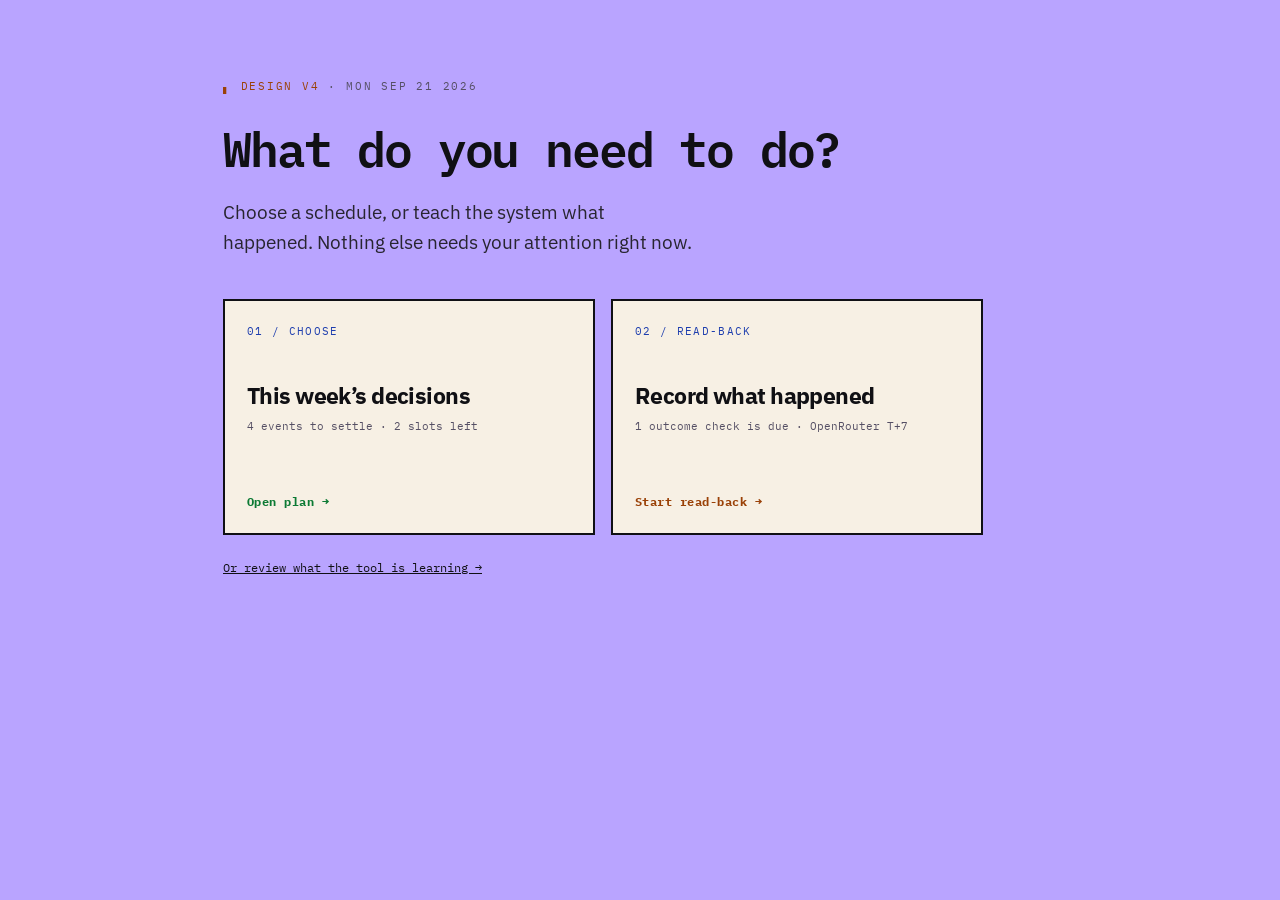
<file: design_v4.html>
<!doctype html>
<html lang="en">
<head>
<meta charset="utf-8">
<meta name="viewport" content="width=device-width,initial-scale=1">
<title>Skip or Go</title>
<link rel="preconnect" href="https://fonts.googleapis.com">
<link rel="preconnect" href="https://fonts.gstatic.com" crossorigin>
<link rel="stylesheet" href="https://fonts.googleapis.com/css2?family=IBM+Plex+Mono:wght@400;500;600&family=IBM+Plex+Sans:wght@400;500;600&display=swap">
<style>
  /* =====================================================================
     AWS Builder Center is the real reference: builder.aws.com is a LIGHT
     system — white ground, near-black hairline-bordered cards, Amazon-
     Ember-style sans body copy, and a Duospace monospace used ONLY for
     code-flavored accents ("if building:", "#hashtag" labels), never for
     body text. Near-black shows up inside specific image/icon panels, not
     as the page chrome. IBM Plex Mono/Sans stand in for the (proprietary)
     AmazonEmberDuospace/Amazon Ember pairing, matching that same division
     of labour. The BART palette stays (that's the product's own signage
     language, independent of AWS's own blue/purple accent), but on a
     light ground a fully-saturated hue fails text contrast, so each BART
     colour gets an "ink" (darkened, AA-safe as text) and "tint" (very
     light, AA-safe as a fill) variant. Decorative, non-text uses — a 3px
     accent bar, a small filled pip, a countdown-pill fill — keep the
     bright hue; text/labels use the ink variant; soft callout boxes use
     the tint. The event-DETAIL screen is the one place that stays dark —
     that's Partiful's borrowed language, not AWS's, and the brief frames
     it as a separate screen on purpose. Its dark palette overrides live
     in the .detail block below, using the SAME variable names, so every
     shared component (risk lines, factor chips, the unblock callout)
     renders correctly in whichever theme it appears in without a second
     copy of its rules. */
  :root{
    color-scheme:light;
    /* Cypherpunk variation: electric lavender replaces TypeUI's lime. The
       background is intentionally assertive, but the reading surfaces stay
       warm and quiet — this is a decision tool, not a security dashboard. */
    --ground:#B9A4FF; --surface:#F7F0E4; --surface-2:#E7DBFF;
    --line:#101014; --line-soft:#2D2936;
    --text:#101014; --muted:#282530; --dim:#554F64;
    --ink:#101014;
    /* BART line colors — the Bay's own signage palette. Bright = decorative
       (bars, pips, fills). *-text = darkened, AA-safe as text on light.
       *-bg / *-border = very light tint + mid border for soft callouts. */
    --go:#00B94F; --part:#FFC400; --block:#E4002B; --data:#2956D9; --cond:#F58025;
    --go-text:#0C7A34; --part-text:#6F5200; --block-text:#B4001F; --data-text:#1E3EAE; --cond-text:#9A4107;
    --go-bg:#E4F7EC; --part-bg:#FFF6DB; --block-bg:#FBE4E7; --data-bg:#E3F3FA; --cond-bg:#FDEBDD;
    --go-border:#B8E6C8; --part-border:#F5DE9A; --block-border:#F0B8C0; --data-border:#B9E0F0; --cond-border:#F5C89A;
    --mono:"IBM Plex Mono",ui-monospace,SFMono-Regular,Menlo,monospace;
    --sans:"IBM Plex Sans",system-ui,-apple-system,"Segoe UI",sans-serif;
    --rail:66px;
  }
  *{box-sizing:border-box}
  html{scroll-behavior:smooth}
  body{margin:0;background:var(--ground);color:var(--text);font-family:var(--sans);
    font-size:15px;line-height:1.55;-webkit-font-smoothing:antialiased}
  a{color:inherit}
  :where(a,button,input,textarea,summary,[tabindex]):focus-visible{
    outline:2px solid var(--data-text);outline-offset:2px;border-radius:2px}
  .vh{position:absolute;width:1px;height:1px;margin:-1px;padding:0;overflow:hidden;
    clip-path:inset(50%);white-space:nowrap}
  .skip-link{position:fixed;top:-60px;left:8px;z-index:20;background:var(--data);color:var(--ink);
    font-family:var(--mono);font-size:12px;padding:9px 14px;border-radius:4px;text-decoration:none}
  .skip-link:focus-visible{top:8px}

  /* ---------- rail — exists to carry state badges ---------- */
  .rail{
    position:fixed;inset-block:0;left:0;width:var(--rail);background:var(--surface);
    border-right:1px solid var(--line);display:flex;flex-direction:column;align-items:center;
    padding-block:18px;gap:4px;z-index:5}
  .mark{font-family:var(--mono);font-size:15px;font-weight:600;color:var(--data-text);
    letter-spacing:-.05em;margin-bottom:14px;user-select:none}
  .rail a{position:relative;width:46px;height:44px;display:grid;place-items:center;border-radius:4px;
    color:var(--dim);text-decoration:none;border-left:2px solid transparent}
  .rail a:hover{color:var(--muted);background:var(--surface-2)}
  .rail a.on{color:var(--data-text);border-left-color:var(--data);background:var(--surface-2)}
  .rail svg{width:19px;height:19px;fill:none;stroke:currentColor;stroke-width:1.6;stroke-linecap:square}
  .rail .badge{position:absolute;top:4px;right:3px;min-width:15px;height:15px;padding:0 3px;
    border-radius:8px;background:var(--cond);color:var(--ink);font-family:var(--mono);
    font-size:9.5px;font-weight:600;display:grid;place-items:center;line-height:1;
    box-shadow:0 0 0 2px var(--surface)}
  .rail .tip{position:absolute;left:54px;white-space:nowrap;background:var(--text);
    border:1px solid var(--text);padding:3px 8px;border-radius:4px;font-family:var(--mono);
    font-size:11px;color:var(--ground);opacity:0;pointer-events:none;transition:opacity .12s;z-index:2}
  .rail a:hover .tip,.rail a:focus-visible .tip{opacity:1}

  .wrap{max-width:1020px;margin:0 auto;padding:40px 26px 80px;margin-left:var(--rail)}

  /* ---------- header ---------- */
  .eyebrow{font-family:var(--mono);font-size:11px;letter-spacing:.16em;text-transform:uppercase;
    color:var(--dim);display:flex;gap:9px;align-items:center;flex-wrap:wrap}
  .eyebrow .tag{color:var(--cond-text)}
  h1{font-family:var(--mono);font-weight:600;font-size:clamp(27px,4.6vw,38px);margin:13px 0 0;
    letter-spacing:-.02em;text-wrap:balance}
  .thesis{font-size:clamp(16px,2.3vw,18.5px);color:var(--muted);max-width:60ch;margin:13px 0 0;
    text-wrap:balance}
  .thesis em{color:var(--text);font-style:normal;font-weight:500}

  /* ---------- status: only things she would act on ---------- */
  .status{margin-top:30px;display:grid;grid-template-columns:repeat(auto-fit,minmax(196px,1fr));
    gap:1px;background:var(--line);border:1px solid var(--line);border-radius:4px;overflow:hidden}
  .cell{background:var(--surface);padding:13px 15px}
  .cell .k{font-family:var(--mono);font-size:10px;letter-spacing:.14em;text-transform:uppercase;color:var(--dim)}
  .cell .v{font-family:var(--mono);font-size:14.5px;font-weight:500;margin-top:5px;font-variant-numeric:tabular-nums}
  .cell .v small{display:block;font-family:var(--sans);font-size:12.5px;color:var(--muted);font-weight:400}
  .v.attn{color:var(--cond-text)} .v.ok{color:var(--go-text)}
  .slots{display:inline-flex;gap:4px;margin-left:8px;vertical-align:2px}
  .slot{width:20px;height:7px;border-radius:1px;background:var(--line-soft);display:inline-block}
  .slot.used{background:var(--go)}

  h2{font-family:var(--mono);font-size:11.5px;font-weight:600;letter-spacing:.16em;
    text-transform:uppercase;color:var(--dim);margin:52px 0 0;scroll-margin-top:24px}
  h2 .n{color:var(--dim);opacity:.55;margin-left:7px}
  .lede{color:var(--muted);max-width:68ch;margin:10px 0 0;font-size:14px}

  /* ---------- verdict stack — never a card grid ---------- */
  .stack{display:flex;flex-direction:column;margin-top:10px}
  .row{display:grid;grid-template-columns:112px 1fr auto;gap:20px;align-items:start;
    padding-block:21px;border-bottom:1px solid var(--line-soft)}
  .row:first-child{border-top:1px solid var(--line-soft)}
  .verdict{font-family:var(--mono);font-weight:600;font-size:12.5px;letter-spacing:.1em;
    padding:5px 0 5px 12px;border-left:3px solid var(--dim);color:var(--dim)}
  .verdict small{display:block;font-size:9.5px;letter-spacing:.08em;color:var(--dim);
    font-weight:400;margin-top:3px;text-transform:none}
  .v-go{border-left-color:var(--go);color:var(--go-text)}
  .v-part{border-left-color:var(--part);color:var(--part-text)}
  /* go_if: orange AND interrupted — the verdict is broken by a condition.
     Distinguishable without color. */
  .v-goif{color:var(--cond-text);border-left:0;position:relative;padding-left:12px}
  .v-goif::before{content:"";position:absolute;left:0;top:2px;bottom:2px;width:3px;
    background:repeating-linear-gradient(to bottom,var(--cond) 0 5px,transparent 5px 10px)}
  .v-skip{border-left-color:var(--line);color:var(--dim)}
  .v-block{border-left-color:var(--block);color:var(--block-text)}

  .title{font-weight:600;font-size:16.5px;line-height:1.3;margin:0;text-wrap:balance}
  .title a{text-decoration:none;border-bottom:1px solid transparent}
  .title a:hover{border-bottom-color:var(--data-text);color:var(--data-text)}
  .row.muted .title{color:var(--muted);font-weight:500}
  .meta{font-family:var(--mono);font-size:11.5px;color:var(--dim);margin-top:6px;
    display:flex;flex-wrap:wrap;gap:4px 9px;align-items:center}
  .meta i{font-style:normal;color:var(--line);user-select:none}
  .src{border:1px solid var(--line);border-radius:4px;padding:0 5px;font-size:10px;
    letter-spacing:.07em;text-transform:uppercase}
  .reason{margin:10px 0 0;color:var(--text);max-width:62ch;font-size:14.5px}
  .row.muted .reason{color:var(--muted)}
  .reason b{color:var(--text);font-weight:600}
  /* the unblocking condition reads as an ACTION, not a caveat */
  .unblock{margin:11px 0 0;display:block;
    border:1px dashed var(--cond-border);background:var(--cond-bg);border-radius:4px;padding:8px 12px;
    font-family:var(--mono);font-size:12px;color:var(--cond-text);max-width:60ch;line-height:1.5}
  .unblock b{font-weight:600;letter-spacing:.06em;margin-right:9px}
  .risk{margin:8px 0 0;font-family:var(--mono);font-size:11.5px;color:var(--part-text);max-width:62ch;line-height:1.55}
  .risk::before{content:"\25B2 ";font-size:9px;vertical-align:1px}
  .flag{margin:8px 0 0;font-family:var(--mono);font-size:11.5px;color:var(--dim);max-width:64ch;
    line-height:1.55;border-left:2px solid var(--line);padding-left:10px}
  .factors{display:flex;flex-wrap:wrap;gap:6px;margin-top:12px}
  .f{font-family:var(--mono);font-size:10.5px;letter-spacing:.04em;border:1px solid var(--line);
    border-radius:4px;padding:3px 7px;color:var(--dim);background:var(--surface);white-space:nowrap}
  .f b{font-weight:500;color:var(--muted)}
  .f.pos{border-color:var(--go-border);color:var(--go-text);background:var(--go-bg)}
  .f.pos b{color:var(--go-text)}
  .f.neg{border-color:var(--block-border);color:var(--block-text);background:var(--block-bg)}
  .f.neg b{color:var(--block-text)}
  .f.rec{border-style:dashed;border-color:var(--dim);color:var(--muted)}
  .pcol{text-align:right;font-family:var(--mono);min-width:76px}
  .p{font-size:25px;font-weight:600;letter-spacing:-.02em;font-variant-numeric:tabular-nums;line-height:1.1}
  .row.muted .p{color:var(--dim)}
  .plabel{font-size:9px;letter-spacing:.11em;text-transform:uppercase;color:var(--dim);margin-top:3px}
  .locked{font-size:9px;color:var(--data-text);letter-spacing:.05em;margin-top:6px}

  /* ---------- skip collapse ---------- */
  .fold{margin-top:22px;border:1px solid var(--line);border-radius:4px;background:var(--surface)}
  .fold-btn{width:100%;display:flex;gap:14px;align-items:center;justify-content:space-between;
    background:none;border:0;color:inherit;text-align:left;padding:16px 18px;cursor:pointer;
    font-family:var(--sans);font-size:14.5px;min-height:44px}
  .fold-btn .n{font-family:var(--mono);font-weight:600;color:var(--muted);font-size:15px}
  .fold-btn .why{color:var(--muted);font-family:var(--mono);font-size:11.5px;letter-spacing:.04em}
  .fold-btn .chev{font-family:var(--mono);font-size:11px;color:var(--dim);white-space:nowrap}
  .fold-btn:hover{background:var(--surface-2)}
  .fold-body{border-top:1px solid var(--line);padding:4px 18px 10px}
  .fold-body[hidden]{display:none}
  .sk{display:grid;grid-template-columns:78px 1fr auto;gap:14px;align-items:baseline;
    padding-block:10px;border-bottom:1px solid var(--line-soft);font-size:13.5px}
  .sk:last-child{border-bottom:0}
  .sk .d{font-family:var(--mono);font-size:11px;color:var(--dim)}
  .sk .t{color:var(--muted);min-width:0;overflow-wrap:anywhere}
  .sk .r{font-family:var(--mono);font-size:10.5px;color:var(--dim);letter-spacing:.06em;text-align:right}

  /* ---------- one honest line, never 59 rows ---------- */
  .suppressed{margin-top:14px;font-family:var(--mono);font-size:12px;color:var(--dim);
    line-height:1.7;border-left:2px solid var(--line);padding-left:12px;max-width:74ch}
  .suppressed b{color:var(--muted);font-weight:500}

  /* ---------- panels ---------- */
  .panel{margin-top:12px;border:1px solid var(--line);border-radius:4px;background:var(--surface);padding:18px 20px}
  .counts{font-family:var(--mono);font-size:11.5px;color:var(--dim);letter-spacing:.03em;line-height:1.75;margin:0}
  .counts b{color:var(--muted);font-weight:500}

  /* ---------- pending hypotheses ---------- */
  .hyp{display:grid;grid-template-columns:1fr 130px;gap:18px;align-items:start;
    padding-block:16px;border-bottom:1px solid var(--line-soft)}
  .hyp:last-of-type{border-bottom:0}
  .hyp p{margin:0;font-size:14.5px;color:var(--text);max-width:64ch;line-height:1.5}
  .hyp .ev{margin-top:7px;font-family:var(--mono);font-size:11px;color:var(--dim);line-height:1.6;max-width:64ch}
  .support{text-align:right;font-family:var(--mono)}
  .pips{display:inline-flex;gap:4px}
  .pip{width:16px;height:6px;border-radius:1px;background:var(--line-soft);
    border:1px solid var(--line-soft)}
  .pip.on{background:var(--data-text);border-color:var(--data-text)}
  .support .c{font-size:11px;color:var(--dim);letter-spacing:.08em;margin-top:6px}
  .support .c b{color:var(--muted);font-weight:500}
  .support .act{font-size:10px;letter-spacing:.08em;margin-top:4px}
  .frozen{margin-top:18px;padding-top:15px;border-top:1px solid var(--line);
    font-family:var(--mono);font-size:11.5px;color:var(--dim);line-height:1.75;max-width:74ch}
  .frozen b{color:var(--muted);font-weight:500}

  /* ---------- read-back: two panes that must not merge ---------- */
  .say label{font-family:var(--mono);font-size:10px;letter-spacing:.14em;text-transform:uppercase;
    color:var(--dim);display:block}
  .say textarea{width:100%;margin-top:9px;min-height:96px;resize:vertical;background:var(--ground);
    border:1px solid var(--line);border-radius:4px;color:var(--text);font-family:var(--sans);
    font-size:15px;line-height:1.6;padding:12px 13px}
  .say textarea::placeholder{color:var(--dim)}
  .say textarea:focus-visible{outline:2px solid var(--data-text);outline-offset:-1px;border-color:var(--data-text)}
  .say-bar{display:flex;gap:10px;flex-wrap:wrap;margin-top:10px;align-items:center}
  /* AWS's own primary CTA ("Join now"): near-black fill, white text, 4px
     radius, compact — not a chunky pill. That shape is reserved for the
     Partiful-borrowed detail screen. */
  .btn{background:var(--ink);border:1px solid var(--ink);border-radius:4px;color:#fff;
    font-family:var(--sans);font-size:13.5px;font-weight:500;letter-spacing:0;
    padding:11px 20px;cursor:pointer;min-height:44px}
  .btn:hover{background:#232B35;border-color:#232B35}
  .btn.ghost{background:var(--ground);border:1px solid var(--line);color:var(--muted);font-weight:400}
  .btn.ghost:hover{background:var(--surface-2);color:var(--text)}

  .panes{display:grid;grid-template-columns:1fr 1fr;gap:26px;margin-top:22px;align-items:start}
  .panes[hidden]{display:none}
  .pane-h{font-family:var(--mono);font-size:11px;letter-spacing:.14em;text-transform:uppercase;
    display:flex;align-items:center;gap:8px}
  .pane-sub{font-family:var(--mono);font-size:11px;color:var(--dim);margin:7px 0 12px;line-height:1.6;max-width:42ch}

  /* Recorded — a solid ledger. Flush, filled, editable. */
  .recorded .pane-h{color:var(--go-text)}
  .rec-list{border:1px solid var(--line);border-radius:4px;background:var(--surface);overflow:hidden}
  .rec{display:grid;grid-template-columns:118px 1fr;gap:12px;align-items:center;padding:10px 13px;
    border-bottom:1px solid var(--line-soft)}
  .rec:last-child{border-bottom:0}
  .rec .k{font-family:var(--mono);font-size:10.5px;color:var(--dim);letter-spacing:.04em;overflow-wrap:anywhere}
  .rec input{width:100%;background:var(--ground);border:1px solid var(--line);border-radius:4px;
    color:var(--text);font-family:var(--mono);font-size:12.5px;padding:7px 9px;min-height:34px}
  .rec input:focus-visible{outline:2px solid var(--go-text);outline-offset:-1px;border-color:var(--go-text)}
  .rec .ro{font-family:var(--mono);font-size:12px;color:var(--muted)}
  .rec-foot{font-family:var(--mono);font-size:11px;color:var(--go-text);margin:10px 0 0;line-height:1.6}

  /* Suspected — a different kind of object: unfilled, hatched, offset, no control. */
  .suspected{padding-left:18px}
  .suspected .pane-h{color:var(--cond-text)}
  .sus{position:relative;margin-bottom:14px;padding:13px 15px;border:1px dashed var(--cond-border);
    border-radius:4px;color:var(--muted);font-size:14px;line-height:1.5;
    background-image:repeating-linear-gradient(135deg,rgba(245,128,37,.09) 0 2px,transparent 2px 9px)}
  .sus q{quotes:none;color:var(--text)}
  .sus .src-note{display:block;font-family:var(--mono);font-size:10.5px;color:var(--dim);margin-top:9px;line-height:1.6}
  .sus .ctr{display:inline-block;font-family:var(--mono);font-size:10px;letter-spacing:.1em;
    color:var(--cond-text);border:1px solid var(--cond-border);border-radius:4px;padding:2px 6px;margin-top:10px}
  .no-approve{font-family:var(--mono);font-size:11px;color:var(--dim);line-height:1.7;margin:0}

  /* ---------- calibration container, honest empty state ---------- */
  .empty{border:1px dashed var(--line);border-radius:4px;padding:20px;margin-top:12px}
  .empty .big{font-family:var(--mono);font-size:22px;font-weight:600;color:var(--muted);
    letter-spacing:-.01em;font-variant-numeric:tabular-nums}
  .empty .big span{color:var(--dim);font-size:14px;font-weight:400;letter-spacing:.06em}
  .ghost-rows{margin-top:16px;display:flex;flex-direction:column;gap:7px}
  .ghost-row{height:10px;border-radius:1px;background:repeating-linear-gradient(90deg,
    var(--line-soft) 0 22px,transparent 22px 30px)}
  .ghost-row.real{background:var(--data-text);width:11%}

  .principles{margin-top:56px;border-top:1px solid var(--line);padding-top:24px;
    display:grid;grid-template-columns:repeat(auto-fit,minmax(215px,1fr));gap:20px 28px}
  .principles p{margin:0;font-family:var(--mono);font-size:12px;line-height:1.65;color:var(--muted)}
  .principles p::before{content:"";display:block;width:16px;height:2px;background:var(--data-text);margin-bottom:8px}
  .foot{margin-top:30px;font-family:var(--mono);font-size:10.5px;color:var(--dim);line-height:1.8;max-width:78ch}

  /* ---------- Cypherpunk experiment: the weekly system ----------
     Lavender is the field. Warm paper panels contain the actual reading. This
     gives the state machine a more personal, technical character without
     turning every SKIP into a threat. The event-detail screen below deliberately
     opts out: it is still the separate, Partiful-borrowed dark mode. */
  .week{min-height:100vh;background:var(--ground)}
  body:not(.on-detail) .rail{border-right-width:2px;background:var(--surface)}
  body:not(.on-detail) .rail a{border-radius:0}
  body:not(.on-detail) .rail a.on{border-left-width:4px;background:var(--surface-2)}
  .week .eyebrow .tag{display:inline-block;background:var(--ink);color:var(--ground);padding:2px 6px}
  .week h1{letter-spacing:-.04em}
  .week h2{display:table;background:var(--ink);color:var(--surface);padding:4px 7px;margin-top:54px}
  .week h2 .n{color:var(--ground);opacity:1}
  .week .status{gap:2px;border-width:2px;border-radius:0}
  .week .cell{background:var(--surface)}
  /* One paper stack, never a grid of paper cards: the decision remains a
     continuous queue, but its text no longer has to compete with the field. */
  .week .stack{background:var(--surface);border:2px solid var(--line);padding-inline:16px}
  .week .row{border-bottom-width:2px}
  .week .row:first-child{border-top-width:2px}
  .week .fold,.week .panel,.week .rec-list,.week .empty{border-width:2px;border-radius:0}
  .week .fold-btn:hover{background:var(--surface-2)}
  .week .src,.week .f,.week .unblock,.week .sus,.week .sus .ctr,
  .week .say textarea,.week .rec input{border-radius:0}
  .week .src,.week .f{border-width:1px}
  .week .btn{border-radius:0;font-family:var(--mono);font-size:12px;letter-spacing:.04em}
  .week .btn.ghost{border-width:2px}
  .week .pip{border-radius:0}
  .week .principles{border-top-width:2px}
  .week .principles p::before{width:24px;height:3px;background:var(--ink)}
  .readback-page .say{max-width:860px}
  .readback-due{display:flex;align-items:center;justify-content:space-between;gap:16px;
    padding:12px 14px;margin-bottom:20px;border:2px solid var(--ink);background:var(--surface-2)}
  .readback-due .due-k{font-family:var(--mono);font-size:10px;letter-spacing:.12em;color:var(--cond-text)}
  .readback-due strong{display:block;margin-top:2px;font-size:15px}.readback-due span:last-child{font-family:var(--mono);font-size:11px;color:var(--dim)}

  /* ---------- v4 information architecture ---------- */
  .home{display:none;min-height:100vh;background:var(--ground);padding:40px 26px 80px;margin-left:var(--rail)}
  .home-inner{max-width:900px;margin:0 auto;padding-top:38px}
  .home h1{margin-top:16px;font-size:clamp(32px,5vw,48px);letter-spacing:-.045em}
  .home .thesis{font-size:19px;max-width:52ch}
  .home-actions{display:grid;grid-template-columns:1fr 1fr;gap:16px;margin-top:42px;max-width:760px}
  .home-action{min-height:236px;border:2px solid var(--ink);background:var(--surface);color:var(--text);
    text-decoration:none;padding:22px;display:flex;flex-direction:column;align-items:flex-start}
  .home-action:hover{background:var(--surface-2)}
  .home-action .action-k{font-family:var(--mono);font-size:11px;letter-spacing:.12em;color:var(--data-text)}
  .home-action strong{font-size:23px;line-height:1.16;margin-top:42px;letter-spacing:-.025em}
  .home-action span:not(.action-k){font-family:var(--mono);font-size:11px;color:var(--dim);margin-top:9px;line-height:1.5}
  .home-action b{font-family:var(--mono);font-size:12px;letter-spacing:.04em;margin-top:auto}
  .choose-action b{color:var(--go-text)} .readback-action b{color:var(--cond-text)}
  .learn-link{display:inline-block;margin-top:24px;color:var(--text);font-family:var(--mono);font-size:12px}
  .week-picker{margin-top:30px;border:2px solid var(--ink);background:var(--surface);display:flex;
    align-items:stretch;width:max-content;max-width:100%;font-family:var(--mono)}
  .week-picker>div{padding:8px 20px;display:grid;gap:0;min-width:160px;border-inline:2px solid var(--ink)}
  .picker-k{font-size:9px;letter-spacing:.14em;color:var(--dim)}
  .week-picker strong{font-size:14px;line-height:1.3}.week-picker small{font-size:10px;color:var(--dim)}
  .week-arrow{appearance:none;border:0;background:var(--ink);color:var(--surface);width:42px;font:600 16px var(--mono);cursor:pointer}
  .week-arrow:hover{background:#2D2936}
  .week-jump{appearance:none;border:0;border-left:2px solid var(--ink);background:var(--surface);color:var(--dim);
    font:11px var(--mono);padding-inline:14px;cursor:pointer}
  .week-jump:hover,.week-jump.on{background:var(--surface-2);color:var(--text);font-weight:600}
  .week-picker + h2{margin-top:30px}
  /* The choose queue answers exactly four questions: verdict, what, when, why.
     Everything else is held for the detail page. */
  .choose-page .status{display:none}
  .choose-page .row{grid-template-columns:112px 1fr;gap:20px;padding-block:18px}
  .choose-page .row .meta,.choose-page .row .factors,.choose-page .row .risk,
  .choose-page .row .flag,.choose-page .row .pcol{display:none}
  .choose-page .row .reason{margin-top:5px;font-size:14px;max-width:65ch}
  .choose-page .title{font-size:18px}
  .choose-page .fold{margin-top:16px}.choose-page .suppressed{display:none}
  .choose-page .v-skip{border-left-color:var(--line)}
  body.page-home .home{display:block}
  body.page-home .week,body.page-home .rail{display:none}
  body.page-choose .readback-page,body.page-choose .learn-page{display:none}
  body.page-readback .choose-page,body.page-readback .learn-page{display:none}
  body.page-learn .choose-page,body.page-learn .readback-page{display:none}
  body.on-detail .home{display:none}

  /* ================= DETAIL SCREEN — same system, tighter focus =================
     Partiful's useful contribution was the single-event concentration, not the
     dark skin. The sheet below is therefore the same lavender field and warm
     paper used by Choose / Read-back, just at a more deliberate scale. */
  .detail{
    --ground:#B9A4FF; --surface:#F7F0E4; --surface-2:#E7DBFF;
    --line:#101014; --line-soft:#2D2936;--text:#101014;--muted:#282530;--dim:#554F64;
    --ink:#101014;--go-text:#0C7A34;--part-text:#6F5200;--block-text:#B4001F;--data-text:#1E3EAE;--cond-text:#9A4107;
    --go-bg:#E4F7EC;--part-bg:#FFF6DB;--block-bg:#FBE4E7;--data-bg:#E3F3FA;--cond-bg:#FDEBDD;
    --go-border:#B8E6C8;--part-border:#F5DE9A;--block-border:#F0B8C0;--data-border:#B9E0F0;--cond-border:#F5C89A;
    color-scheme:light;background:var(--ground);color:var(--text);
    display:none;min-height:100vh;position:relative;isolation:isolate}
  body.on-detail{background:#B9A4FF}
  body.on-detail .detail{display:block}
  body.on-detail .week,body.on-detail .rail{display:none}
  .glow{display:none}
  .sheet{max-width:740px;margin:32px auto 80px;padding:24px 28px 46px;background:var(--surface);border:2px solid var(--ink)}
  .back{display:inline-flex;align-items:center;gap:8px;font-family:var(--mono);font-size:11.5px;
    letter-spacing:.08em;color:var(--surface);background:var(--ink);text-decoration:none;padding:8px 10px;min-height:40px}
  .back:hover{background:#2D2936;color:var(--surface)}
  .d-eyebrow{margin-top:24px;display:flex;gap:8px;justify-content:flex-start;flex-wrap:wrap;
    font-family:var(--mono);font-size:10.5px;letter-spacing:.12em;text-transform:uppercase;color:var(--dim)}
  .d-title{font-family:var(--mono);font-weight:600;font-size:clamp(26px,6.4vw,40px);line-height:1.12;
    letter-spacing:-.025em;text-align:left;margin:16px 0 0;text-wrap:balance;overflow-wrap:anywhere}
  /* The route lands focus on the heading for screen readers; it is not a control. */
  .d-title:focus{outline:none}
  .d-when{text-align:left;margin-top:22px;font-family:var(--mono)}
  .d-when .day{font-size:clamp(20px,4.6vw,27px);font-weight:600;letter-spacing:-.01em}
  .d-when .hrs{font-size:clamp(20px,4.6vw,27px);font-weight:400;color:var(--muted);letter-spacing:-.01em}
  .d-where{text-align:left;margin-top:9px;font-family:var(--mono);font-size:12.5px;color:var(--dim);line-height:1.7}
  .d-where b{color:var(--muted);font-weight:400}

  /* the verdict card — decision leads, probability demoted */
  .d-verdict{margin-top:30px;border:2px solid var(--line);border-radius:0;background:var(--surface-2);
    padding:20px 22px;display:grid;grid-template-columns:1fr auto;gap:18px;align-items:start}
  .d-verdict .lab{font-family:var(--mono);font-size:19px;font-weight:600;letter-spacing:.06em}
  .d-verdict .sub{font-family:var(--mono);font-size:10.5px;letter-spacing:.1em;color:var(--dim);margin-top:5px}
  .d-verdict .txt{margin:12px 0 0;font-size:15px;color:var(--text);max-width:52ch}
  .d-p{text-align:right;font-family:var(--mono);min-width:82px}
  .d-p .n{font-size:27px;font-weight:600;font-variant-numeric:tabular-nums;letter-spacing:-.02em;
    transition:color .18s}
  .d-p .l{font-size:9px;letter-spacing:.11em;text-transform:uppercase;color:var(--dim);margin-top:3px}
  .d-p .delta{font-size:10.5px;letter-spacing:.05em;margin-top:6px;min-height:14px}
  .delta.up{color:var(--go)} .delta.down{color:var(--part)}

  /* the big chunky pills */
  .pills{display:grid;grid-template-columns:1fr 1fr;gap:12px;margin-top:26px}
  .pill{appearance:none;border:2px solid var(--line);background:var(--surface);color:var(--text);
    font-family:var(--mono);font-size:15px;font-weight:600;letter-spacing:.04em;
    border-radius:0;padding:18px 16px;min-height:62px;cursor:pointer;transition:background .15s,border-color .15s}
  .pill:hover{background:var(--surface-2)}
  .pill.want[aria-pressed="true"]{background:var(--go-bg);border-color:var(--go);color:var(--go-text)}
  .pill.pass[aria-pressed="true"]{background:var(--ink);border-color:var(--ink);color:var(--surface)}
  .pill .s{display:block;font-size:10px;font-weight:400;letter-spacing:.08em;color:var(--dim);margin-top:5px}
  .pill[aria-pressed="true"] .s{color:inherit;opacity:.72}

  /* ---------- the context strip: three taps, one gesture ---------- */
  .ctx{margin-top:22px;border:2px solid var(--go-border);border-radius:0;background:var(--go-bg);padding:18px 20px}
  .ctx[hidden]{display:none}
  .ctx h3{margin:0;font-family:var(--mono);font-size:11px;letter-spacing:.14em;text-transform:uppercase;
    color:var(--go-text);font-weight:600}
  .ctx .note{font-family:var(--mono);font-size:11px;color:var(--dim);margin:8px 0 0;line-height:1.65;max-width:52ch}
  .qs{display:flex;flex-direction:column;gap:10px;margin-top:16px}
  .q{display:flex;gap:12px;align-items:center;justify-content:space-between;flex-wrap:wrap}
  .q .lab{font-size:14.5px;color:var(--text);padding:0;min-width:0}
  .seg{display:inline-flex;border:1px solid var(--line);border-radius:0;overflow:hidden;background:var(--surface)}
  .seg label{position:relative;font-family:var(--mono);font-size:12.5px;letter-spacing:.06em;
    color:var(--muted);padding:0 18px;min-height:44px;display:grid;place-items:center;cursor:pointer}
  .seg input{position:absolute;opacity:0;width:1px;height:1px}
  .seg label:has(input:checked){background:var(--go);color:#04180C;font-weight:600}
  .seg label:has(input:focus-visible){outline:2px solid var(--data);outline-offset:-2px}
  .seg label:hover:not(:has(input:checked)){background:var(--surface-2);color:var(--text)}
  .recomputed{margin:16px 0 0;font-family:var(--mono);font-size:12px;color:var(--muted);
    line-height:1.7;border-top:1px solid #16311F;padding-top:13px;min-height:22px}
  .recomputed b{color:var(--text);font-weight:500}
  .recomputed .rec-unweighted{color:var(--cond)}

  .passed{margin-top:22px;border:2px solid var(--line);border-radius:0;background:var(--surface-2);
    padding:18px 20px;font-size:14.5px;color:var(--muted);line-height:1.6}
  .passed[hidden]{display:none}
  .passed b{color:var(--text);font-weight:600}
  .passed .alt{display:block;margin-top:12px;font-family:var(--mono);font-size:11.5px;color:var(--dim);line-height:1.7}
  .gatebox{margin-top:14px;font-family:var(--mono);font-size:11.5px;color:var(--dim);line-height:1.7}
  .gatebox button{background:none;border:1px solid var(--line);border-radius:2px;color:var(--muted);
    font-family:var(--mono);font-size:11.5px;padding:9px 12px;min-height:40px;cursor:pointer;margin-top:8px}
  .gatebox button:hover{background:var(--surface-2);color:var(--text)}

  .d-why{margin-top:28px}
  .d-why h3{font-family:var(--mono);font-size:10.5px;letter-spacing:.14em;text-transform:uppercase;
    color:var(--dim);margin:0 0 12px;font-weight:600}
  .d-raw{font-family:var(--mono);font-size:11px;color:var(--dim);line-height:1.8;margin:14px 0 0;
    overflow-wrap:anywhere;border-left:2px solid var(--line);padding-left:11px}
  .d-out{margin-top:26px;text-align:center}
  .d-out a{font-family:var(--mono);font-size:12px;color:var(--data);letter-spacing:.06em;
    display:inline-block;padding:12px;min-height:44px}

  @media (max-width:820px){
    .panes{grid-template-columns:1fr;gap:30px}
    .suspected{padding-left:0}
  }
  @media (max-width:760px){
    .rail{position:static;width:auto;flex-direction:row;inset:auto;border-right:0;
      border-bottom:1px solid var(--line);padding:8px 10px;justify-content:flex-start;gap:2px;
      overflow-x:auto}
    .mark{margin:0 10px 0 0;align-self:center}
    .rail a{border-left:0;border-bottom:2px solid transparent;height:40px;flex:0 0 auto}
    .rail a.on{border-left-color:transparent;border-bottom-color:var(--data)}
    .rail .tip{display:none}
    .wrap{margin-left:0;padding:26px 16px 70px}
    .row{grid-template-columns:1fr;gap:12px}
    .pcol{text-align:left;display:flex;gap:10px;align-items:baseline}
    .plabel,.locked{margin-top:0}
    .hyp{grid-template-columns:1fr;gap:12px}
    .support{text-align:left}
    .sk{grid-template-columns:1fr;gap:3px}
    .sk .r{text-align:left}
    .rec{grid-template-columns:1fr;gap:5px}
    .d-verdict{grid-template-columns:1fr}
    .d-p{text-align:left;display:flex;gap:10px;align-items:baseline;flex-wrap:wrap}
    .d-p .l,.d-p .delta{margin-top:0}
    .sheet{padding:16px 16px 80px}
    .q{align-items:flex-start;flex-direction:column;gap:8px}
    .seg{width:100%}
    .seg label{flex:1 1 0}
    .home{margin-left:0;padding:26px 16px 70px}.home-inner{padding-top:8px}
    .home-actions{grid-template-columns:1fr;margin-top:30px}.home-action{min-height:180px}
    .week-picker{width:100%;flex-wrap:wrap}.week-picker>div{min-width:0;flex:1}
    .week-jump{min-height:42px;flex:1 1 50%;border-top:2px solid var(--ink);border-left:0}
  }
  @media (prefers-reduced-motion:reduce){
    html{scroll-behavior:auto}
    *{animation:none!important;transition:none!important}
  }
</style>
</head>
<body>
<a class="skip-link" href="#content">Skip to this week's verdicts</a>

<nav class="rail" aria-label="Sections">
  <div class="mark" aria-hidden="true">S/G</div>
  <a href="#/choose" class="on" data-route="choose"><svg viewBox="0 0 20 20" aria-hidden="true"><rect x="2.5" y="4" width="15" height="13"/><path d="M2.5 8h15M6.5 2v3M13.5 2v3"/><rect x="5.5" y="11" width="3" height="3" fill="currentColor" stroke="none"/></svg>
    <span class="vh">Choose</span><span class="tip" aria-hidden="true">Choose</span></a>
  <a href="#/readback" data-route="readback"><svg viewBox="0 0 20 20" aria-hidden="true"><path d="M3 4.5h14v9H8l-4 3.5V13.5H3z"/><path d="M6.5 8h7M6.5 10.5h4"/></svg>
    <span class="badge" aria-hidden="true">1</span><span class="vh">Read-back — 1 due</span>
    <span class="tip" aria-hidden="true">Read-back · 1 due</span></a>
  <a href="#/learn" data-route="learn"><svg viewBox="0 0 20 20" aria-hidden="true"><path d="M10 2.5a5 5 0 0 0-3 9v2h6v-2a5 5 0 0 0-3-9z"/><path d="M8 17h4"/></svg>
    <span class="badge" aria-hidden="true">5</span><span class="vh">Learn</span>
    <span class="tip" aria-hidden="true">Learn · 5 open</span></a>
</nav>

<main class="home" id="home" aria-label="Skip or Go home">
  <div class="home-inner">
    <div class="eyebrow"><span class="tag">&#9622; DESIGN v4</span><span>&middot;</span><span>Mon Sep 21 2026</span></div>
    <h1>What do you need to do?</h1>
    <p class="thesis">Choose a schedule, or teach the system what happened. Nothing else needs your attention right now.</p>
    <div class="home-actions">
      <a class="home-action choose-action" href="#/choose"><span class="action-k">01 / CHOOSE</span><strong>This week&rsquo;s decisions</strong><span>4 events to settle &middot; 2 slots left</span><b>Open plan &rarr;</b></a>
      <a class="home-action readback-action" href="#/readback"><span class="action-k">02 / READ-BACK</span><strong>Record what happened</strong><span>1 outcome check is due &middot; OpenRouter T+7</span><b>Start read-back &rarr;</b></a>
    </div>
    <a class="learn-link" href="#/learn">Or review what the tool is learning &rarr;</a>
  </div>
</main>

<div class="week">
<div class="wrap">

<section class="choose-page page">
  <header>
    <div class="eyebrow"><span class="tag">&#9622; CHOOSE</span><span>&middot;</span>
      <span>Mon Sep 21 2026</span><span>&middot;</span><span>phase: build</span><span>&middot;</span>
      <span>scan 07:40 UTC</span></div>
    <h1>Choose your week</h1>
    <p class="thesis">Make the schedule small enough to keep. Open an event only when you want the evidence behind its verdict.</p>
  </header>

  <section class="status" aria-label="Status">
    <div class="cell"><div class="k">slots left</div>
      <div class="v ok">2 of 2<span class="slots" aria-hidden="true"><i class="slot"></i><i class="slot"></i></span>
      <small>phase: build</small></div></div>
    <div class="cell"><div class="k">next commitment</div>
      <div class="v">&mdash;<small>nothing confirmed</small></div></div>
    <div class="cell"><div class="k">rsvp closing</div>
      <div class="v attn">closed<small>both Monday workshops sold out</small></div></div>
    <div class="cell"><div class="k">outcome checks due</div>
      <div class="v attn" id="checks">1<small>OpenRouter, T+7 Fri Sep 25</small></div></div>
  </section>

  <div class="week-picker" aria-label="Choose a week">
    <button type="button" class="week-arrow" id="prevWeek" aria-label="Previous week">&larr;</button>
    <div><span class="picker-k">PLAN</span><strong id="weekLabel">This week</strong><small id="weekRange">Sep 21 &ndash; 27</small></div>
    <button type="button" class="week-arrow" id="nextWeek" aria-label="Next week">&rarr;</button>
    <button type="button" class="week-jump on" data-week="current">This week</button>
    <button type="button" class="week-jump" data-week="next">Next week</button>
  </div>

  <h2 id="content" tabindex="-1">This week &mdash; verdicts <span class="n">4 live</span></h2>
  <p class="lede">Monday 21 &ndash; Sunday 27 September. 52 events reached the scorer; four of them
    are decisions. The rest are below, folded.</p>

  <div class="stack" id="stack"></div>

  <h2 id="conditional">Conditional <span class="n">go_if</span></h2>
  <p class="lede">Reachability is a cost, not a gate. An unreachable event is still scored, and
    surfaces if it ranks in the week&rsquo;s top three by value &mdash; a higher bar than an
    ordinary go, not a lower one. <b>No row cleared that bar this week</b>; the nearest real
    candidate on the board is below, and the condition is written as something to do.</p>
  <div class="stack" id="condStack"></div>

  <div class="fold">
    <button class="fold-btn" id="foldBtn" aria-expanded="false" aria-controls="foldBody">
      <span><span class="n">14 skipped</span>
        <span class="why">&nbsp; 11 spectator &middot; 2 below bar &middot; 1 quota full</span></span>
      <span class="chev" aria-hidden="true">show all &darr;</span>
    </button>
    <div class="fold-body" id="foldBody" hidden></div>
  </div>

  <p class="suppressed">
    <b>34 more were suppressed as unreachable</b> &mdash; Barcelona 5, Mumbai 2, Bengaluru 2,
    Miami 2, Sydney, Takamatsu, Ch&iacute;a and 15 others, plus 5 with no location on the listing
    at all. Across the whole 108-event scan that is <b>59 suppressed</b>. They are counted, not
    dropped: an unreachable event can still surface as <b>GO&nbsp;IF</b> when it ranks in the
    week&rsquo;s top three by value.</p>
</section>

<section class="learn-page page">
  <h2 id="hypotheses">Pending hypotheses <span class="n">5 open</span></h2>
  <p class="lede">Things the system suspects and has not earned the right to act on. A hypothesis
    needs the same claim raised independently across <b>three separate events</b> before it becomes
    an actionable proposal. Until then it is logged, counted, and changes nothing.</p>
  <div class="panel" id="hypPanel"></div>
</section>

<section class="readback-page page">
  <h2 id="readback">Read-back &mdash; what I heard</h2>
  <p class="lede">Describe an event in your own words. There is no form, and there never will be:
    your phrasing is the highest-signal data in the project.</p>

  <div class="panel say">
    <div class="readback-due"><div><span class="due-k">DUE NOW / OUTCOME CHECK</span><strong>OpenRouter &middot; T+7</strong></div><span>Friday Sep 25</span></div>
    <label for="freetext">Tell me what happened</label>
    <textarea id="freetext" placeholder="Enjoyed it. Presentation was weak &mdash; their headline number came from their own traffic. Value came from the room, not the stage. Ivy drove, it was on the way to Yosemite&hellip;"></textarea>
    <div class="say-bar">
      <button class="btn" id="readBtn" type="button">Read it back</button>
      <button class="btn ghost" id="replayBtn" type="button">Replay her Sep 18 entry</button>
    </div>
    <p class="counts" style="margin-top:12px">No model is attached to this page. The read-back
      below is the extraction <b>capture/extract.py</b> produced for the OpenRouter event, recorded
      by hand on Sep&nbsp;21 &mdash; there is no <b>ANTHROPIC_API_KEY</b> in this environment, so
      the live call has never run.</p>

    <div class="panes" id="panes" hidden>
      <div class="recorded">
        <h3 class="pane-h"><span aria-hidden="true">&#9632;</span> Recorded &mdash; facts</h3>
        <p class="pane-sub">What she said about this event. Correct any of it; corrections apply
          immediately, because they are facts.</p>
        <div class="rec-list" id="recList"></div>
        <p class="rec-foot" id="recFoot">&#10003; Written straight to outcomes.json on edit.</p>
      </div>

      <div class="suspected">
        <h3 class="pane-h"><span aria-hidden="true">&#9671;</span> Suspected &mdash; inferences</h3>
        <p class="pane-sub">Patterns this might be evidence for. Not facts, not approvable, and
          deliberately not shaped like the pane on the left.</p>
        <div id="susList"></div>
        <p class="no-approve">There is no approve control here, and its absence is the design.
          A correct fact sitting next to a speculative inference gets the inference rubber-stamped
          along with it &mdash; so the two panes are different objects, not two columns of the
          same card.</p>
      </div>
    </div>
  </div>
</section>

<section class="learn-page page">
  <h2 id="calibration">Calibration &mdash; predicted vs. delivered</h2>
  <p class="lede">The one number in this project that has to be honest.</p>
  <div class="panel">
    <div class="empty">
      <div class="big">1 <span>of ~10 rows. Too few for a rate.</span></div>
      <div class="ghost-rows" aria-hidden="true">
        <div class="ghost-row real"></div>
        <div class="ghost-row"></div><div class="ghost-row"></div><div class="ghost-row"></div>
      </div>
      <p class="counts" style="margin-top:18px">Four events are logged. Only <b>one</b> &mdash;
        OpenRouter, Sep&nbsp;18 &mdash; had a probability written down <b>before</b> it happened
        (0.60 by hand, 0.20 by the tool; ranked 5 of 106). The other three were labelled
        retrospectively on Sep&nbsp;21 and no prediction was ever made for them, so they can grow
        the training set and can never enter the track record. This panel counts <b>n&nbsp;=&nbsp;1</b>,
        not n&nbsp;=&nbsp;4, and stays a container until there is something in it.</p>
    </div>
    <p class="counts" style="margin-top:16px">4 attended &middot; 3 labelled &middot; 1 awaiting
      T+7 on Fri Sep&nbsp;25 &middot; 0 wildcards resolved. Retrospective labels stay marked as
      retrospective forever &mdash; memory favours the memorable.</p>
  </div>

  <h2>Felt vs. delivered &mdash; the reference case</h2>
  <div class="panel">
    <p class="reason" style="max-width:70ch">Haas Founder &amp; Funder Night felt like an
      <b>8</b> and delivered nothing. 200 people, most of them her own class, on a ladder she is
      not climbing. Every structural feature predicted the null: spectator, wrong ladder, high
      cohort saturation, no prior hook.</p>
    <p class="reason" style="max-width:70ch;margin-top:14px">And the event she calls her
      favourite &mdash; the a16z build night &mdash; produced <b>zero contacts</b>. What fired was
      S1 and S3; S1 does not count toward a hit by design. Her best night and her worst night both
      argue against trusting how a room felt.</p>
    <p class="counts" style="margin-top:14px">Sitting with this rather than explaining it away.
      Two more nulls and &ldquo;mixers feel great and deliver nothing&rdquo; stops being an
      impression and starts being a rule.</p>
  </div>

  <div class="principles">
    <p>A prior hook is what makes an event warm for you.</p>
    <p>Scoring picks the room; follow-up is what converts it.</p>
    <p>Watching people instead of watching events &mdash; let me build your watchlist.</p>
    <p>Reasons argue with you. Rules decide for you.</p>
  </div>

  <p class="foot">Coverage: 8 subscribed Luma calendars, Haas CampusGroups, Partiful &mdash; not
    everything in the Bay Area, everything on your calendars. 108 events scored at 07:40 UTC on
    Sep&nbsp;21: 3 go, 8 go-for-part, 38 skip, 59 suppressed.<br>
    The scoring model is a hand-written v0 heuristic, not fitted weights &mdash; at 2&ndash;4 events
    a week a fitted model would be theatre. Every number on this page is read from
    data/events.json, data/outcomes.json, data/pending_hypotheses.json and data/score_summary.json;
    nothing here is invented, and where something is missing it says so.</p>
</section>

</div>
</div>

<main class="detail" id="detail" aria-label="Event"></main>

<script>
/* ---------------------------------------------------------------------------
   Every row below is copied from the project's own data files, unchanged:
   data/events.json (scored 2026-09-21T07:40Z), data/outcomes.json,
   data/pending_hypotheses.json, data/score_summary.json.
   The scoring constants mirror score/scorer.py and score/verdicts.py exactly,
   so the context strip's recompute is the real arithmetic, not a mock.
--------------------------------------------------------------------------- */
(function(){
"use strict";

var FORMAT_S3={build_night:2.0,hackathon:2.0,demo_day:1.5,workshop:1.0,
  panel:0.0,fireside:0.0,mixer:0.0,lecture:0.0,"class":0.0};
var TP_POINTS={none:0.0,wrong_ladder:0.0,some:1.0,high:2.0};
var HOOK_MULT={none:1.0,topic:1.2};            /* 'person' is NOT in this map — see below */
var COHORT_MULT={none:1.0,some:0.85,high:0.6};
var COMPANIONS_MULT=1.15, DIVISOR=6.0, MAX_P=0.95;
var GO_BAR=0.30, PART_BAR=0.15, COST_TO_PART=1.5, TRIP_DISCOUNT=1.0;

function sizeMult(n){ if(!n) return 1.0; if(n<=20) return 1.15; if(n<=75) return 1.0;
  if(n<=150) return 0.85; return 0.65; }

function score(e){
  var s3=e.part?(FORMAT_S3[e.fmt]||0):0, s2=TP_POINTS[e.tp]||0;
  var hook=HOOK_MULT[e.hook]!==undefined?HOOK_MULT[e.hook]:1.0;
  var coh=COHORT_MULT[e.cohort]!==undefined?COHORT_MULT[e.cohort]:1.0;
  var comp=e.companions?COMPANIONS_MULT:1.0;
  var v=(s3+s2)*hook*coh*comp*sizeMult(e.size);
  return Math.round(Math.min(MAX_P,v/DIVISOR)*100)/100;
}
function verdictOf(e,p,cost){
  if(!e.reachable) return p>=GO_BAR?"go_if":"suppressed";
  if(p<PART_BAR) return "skip";
  if(p<GO_BAR) return "part";
  return cost>=COST_TO_PART?"part":"go";
}

var EVENTS=[
{id:"cc-sf",url:"https://lu.ma/claude-code-workshop-sf-sept-21",
 name:"Claude Code Workshop with Provectus - San Francisco",
 day:"Mon Sep 21",time:"13:00",end:"17:30",city:"San Francisco",venue:null,bart:6,
 station:"Embarcadero",hosts:["Build with Claude","Provectus"],src:"luma",
 cal:"Claude Workshops",tier:"participant",size:0,fmt:"workshop",part:true,tp:"some",
 hook:"topic",cohort:null,cost:0.5,companions:false,reachable:true,dur:4.5,
 soldout:true,spots:0,approval:true,verdict:"go",p:0.40,
 why:"S3(format=workshop,participant=True)=1.0 | S2(target_proximity=some)=1.0 | ×1.20 prior_hook=topic",
 reason:"You would be <b>doing the thing</b>, not watching it — workshop, and you are eligible to take part. You already use the tool, so you arrive with something to say instead of an opener.",
 risk:"RSVP is closed: sold out, and it required approval anyway. Wanting in and not getting in is not a skip — it records as <b>rejected</b> and never enters a rate.",
 flag:null},

{id:"cw-sf",url:"https://lu.ma/claude-workshop-sf-sept-21",
 name:"Claude Workshop with Provectus - San Francisco",
 day:"Mon Sep 21",time:"13:00",end:"17:30",city:"San Francisco",venue:null,bart:8,
 station:"Embarcadero",hosts:["Build with Claude","Provectus"],src:"luma",
 cal:"Claude Workshops",tier:"participant",size:0,fmt:"workshop",part:true,tp:"some",
 hook:"topic",cohort:null,cost:0.5,companions:false,reachable:true,dur:4.5,
 soldout:true,spots:0,approval:true,verdict:"go",p:0.40,
 why:"S3(format=workshop,participant=True)=1.0 | S2(target_proximity=some)=1.0 | ×1.20 prior_hook=topic",
 reason:"Identical profile to the row above, from the same host, in the same hour.",
 risk:null,
 flag:"Same host, same start, same score, two minutes apart on the walk from Embarcadero. The scorer has no de-duplication rule, so it ranked both and they are eating the week's two slots between them. Treat as one decision until that rule exists."},

{id:"waymo",url:"https://lu.ma/dmitri-waymo-spc",
 name:"-1 to Waymo with Dmitri Dolgov",
 day:"Mon Sep 21",time:"14:30",end:"16:00",city:"San Francisco",venue:null,bart:12,
 station:"Montgomery St.",hosts:["South Park Commons"],src:"luma",
 cal:"South Park Commons",tier:"participant",size:0,fmt:"fireside",part:false,tp:"some",
 hook:"none",cohort:null,cost:0.5,companions:false,reachable:true,dur:1.5,
 soldout:true,spots:0,approval:true,verdict:"part",p:0.17,
 why:"S3(format=fireside,participant=False)=0.0 | S2(target_proximity=some)=1.0",
 reason:"A fireside is a room you sit in. The <b>people</b> are on target, the <b>format</b> gives you nothing to do — so it earns the room and not the programme.",
 risk:"Go for the twenty minutes after it ends, which is the only part that can produce a contact. If you stay for the talk and leave at the applause, you have spent half a block on a podcast.",
 flag:null},

{id:"ewmbaa",url:"https://luma.com/ewmbaa-fall-social",
 name:"EWMBAA East Bay Fall Social",
 day:"Sat Sep 26",time:"18:00",end:"21:00",city:"Emeryville",venue:"Emeryville Public Market",
 bart:16,station:"MacArthur",hosts:["*EWMBA Association (Evening & Weekend)"],src:"campusgroups",
 cal:"Haas CampusGroups",tier:"spectator",size:0,fmt:"mixer",part:false,tp:"some",
 hook:"none",cohort:null,cost:0.5,companions:false,reachable:true,dur:3.0,
 soldout:null,spots:null,approval:null,verdict:"part",p:0.17,
 why:"S3(format=mixer,participant=False)=0.0 | S2(target_proximity=some)=1.0",
 reason:"Your own cohort, on a Saturday night. Real value, and it is <b>S4</b> — which does not count toward a hit by design.",
 risk:"Cohort saturation is unrecorded on this row, so the 0.85 penalty that a room full of your own class should carry has not been applied. The number is probably generous.",
 flag:null}
];

/* Next week is a real, intentionally quiet plan: one partial recommendation
   and six settled skips. The skipped rows stay folded because the schedule is
   the product; the audit trail belongs in the detail / learning views. */
var NEXT_EVENTS=[
{id:"openrouter-oct",url:"https://lu.ma/icar7u2x",name:"How AI Models Learn to Do Real Work",
 day:"Wed Sep 30",time:"17:30",end:"20:30",city:"San Francisco",venue:null,bart:3,
 station:"Montgomery St.",hosts:["OpenRouter"],src:"luma",cal:"OpenRouter Events",tier:"participant",
 size:0,fmt:"panel",part:false,tp:"some",hook:"topic",cohort:"none",cost:0,companions:false,
 reachable:true,dur:3,soldout:false,spots:476,approval:true,verdict:"part",p:0.20,
 why:"S3(format=panel,participant=False)=0.0 | S2(target_proximity=some)=1.0 | ×1.20 prior_hook=topic",
 reason:"The topic and room are relevant; the panel is still spectator. Go for the conversation around it, not the programme.",
 risk:"476 spots already registered. Arrive with a specific OpenRouter question, or this becomes a large-room panel.",flag:null}
];
var NEXT_SKIPS=[
 ["Wed Sep 30","11:00","The Philosopher CEO: Becoming a Wise Leader in the Age of AI","spectator",null],
 ["Wed Sep 30","16:30","Crypto &amp; Venture Capital with Ani Pai","below bar",null],
 ["Wed Sep 30","17:00","Property &amp; Pints","spectator",null],
 ["Thu Oct 1","13:00","IB Chat with Haas alumnus Jeff Chang from Qatalyst","spectator",null],
 ["Fri Oct 2","08:30","The Future of Finance Summit","spectator",null],
 ["Sat Oct 3","10:30","costco hotdog run 🌭","below bar",null]
];

var CONDITIONAL={id:"tenex-sb",url:"https://lu.ma/tenex-claude-code-workshop-south-bay-dec",
 name:"Claude Code Workshop with Tenex - South Bay",
 day:"Tue Dec 8",time:"10:00",end:"13:00",city:"Sunnyvale",venue:null,bart:170,
 station:"Milpitas",hosts:["Sarah Henkel","Tenex Training"],src:"luma",
 cal:"Claude Workshops",tier:"participant",size:0,fmt:null,part:null,tp:null,
 hook:null,cohort:null,cost:2.0,companions:false,reachable:false,dur:3.0,
 soldout:false,spots:80,approval:true,verdict:"go_if",p:null,
 unblock:"Ask Ivy if she is driving south that Tuesday.",
 why:"S3(format=None,participant=None)=0.0 | S2(target_proximity=None)=0.0",
 reason:"Same host, same 80-seat Claude Code workshop as the San Francisco one on Dec&nbsp;9 that the scorer put at <b>0.40</b> — one day earlier, in Sunnyvale. If someone is driving, it is the same event.",
 flag:"This row has never been enriched: format, participant and target_proximity are all null, so it scores 0.00 and cannot rank into the top three that go_if requires. It is shown to design the state, flagged rather than faked. Its probability is blank, not borrowed from its sibling."};

var SKIPS=[
 ["Mon Sep 21","19:00","Yom Kippur Break-the-Fast Potluck","spectator",null],
 ["Tue Sep 22","09:30","New York | Building with Claude: AI for Impact &amp; Climate","quota full",
  "Scored 0.40 as a build night and then lost a slot to the quota — but it is in New York. Its listing carries no coordinates, so the reachability cost never applied and it competed for a Bay Area slot. Reason code is wrong; the outcome happens to be right."],
 ["Tue Sep 22","17:00","Beyond Capitalism Yap &amp; Snacks!","spectator",null],
 ["Tue Sep 22","18:00","Codex Community Meetup - San Francisco","below bar",
  "0.13, just under the 0.15 line. Participant room, on-target people — and 394 RSVPs, which the size penalty cuts by a third."],
 ["Wed Sep 23","14:30","The Future of Tech Policy in CA with Steve Hilton","spectator",null],
 ["Wed Sep 23","16:30","Speak with Nnamdi Iregbulem, Partner at Lightspeed Ventures","spectator",null],
 ["Wed Sep 23","17:00","afore portfolio fall showcase","spectator",null],
 ["Wed Sep 23","17:00","VC 101: Sourcing","spectator",null],
 ["Wed Sep 23","17:45","Story Salon #1 - Fall '26","spectator",null],
 ["Thu Sep 24","13:30","Alumni Chat with Matt Friend, newly former CFO of Nike - Thurs 9/24 at 1:30 in C125 at Haas","spectator",null],
 ["Thu Sep 24","16:30","ABC Mid-Autumn Festival Picnic","spectator",null],
 ["Fri Sep 25","14:00","San Francisco | Claude Meetup - For the Business Moms: The AI Back Office You Didn't Know You Had","below bar",null],
 ["Sat Sep 26","13:00","LAHBA BBQ - First of the Year!","spectator",null],
 ["Sat Sep 26","17:00","FTMBA Alumni Mixer","spectator",null]
];

var HYPOTHESES=[
 {t:"Her contacts form where there is a <q>recurring context</q> — a class, a series, a community she will be in again — not at one-off encounters.",
  n:2, ev:"a16z build night: one-off meeting with a high-profile person, photo taken, no follow-up, and she says there won't be one. OpenRouter: both live contacts carry built-in repeat contact — she has class with one of them on Tuesdays."},
 {t:"Convening power — the ability to assemble a room or make introductions — is a real signal that <q>target_proximity</q> misses, because that feature measures density of people <em>at</em> target companies, not who can <em>convene</em> them.",
  n:1, ev:"Met a Berkeley junior with effectively zero target_proximity who instructs Engineering 198; all eight of its speakers come from his own network, and he offered her the course next year."},
 {t:"S1 obtained by <q>doing</q> at a participant event behaves differently from S1 obtained by <q>listening</q> at a spectator event — the first may be worth travelling for.",
  n:1, ev:"The agent-orchestration technique from the a16z build night is now her daily practice. S1 was demoted out of hit on the reasoning that opinions are cheap on campus; this was a technique practised, not an opinion heard."},
 {t:"In-person, participant-ish SF events may carry more unmodeled upside — unplanned high-value encounters — than the cost model currently credits.",
  n:1, ev:"Her words were broader (“SF doesn't matter that much”), and she narrowed them herself: that trip cost zero and the payoff came from a chance encounter. Logged as unmodeled upside, not as a reason to retire cost_blocks."},
 {t:"Host prestige and speaker seniority predict outcomes — sharper than host_tier alone, so that a small company landing a well-known speaker outscores a generic tier-1 VC mixer.",
  n:0, ev:"Seeded on Sep 21 at her explicit request, with zero supporting events. It is on the list so it can accumulate, not because anything supports it yet."}
];

var RECORDED=[
 ["felt_score","9",true,"proposed from “pretty high” — correct to 8 if that is nearer"],
 ["companions","Ivy",true,null],
 ["trip_chained","true",true,"Friday, no class, en route to Yosemite"],
 ["cost_blocks","0",true,null],
 ["contacts_forming","3",true,"AI legal founder · Airwallex/Schwarzman · Eng 198 instructor"],
 ["value_before_doors","true",false,"met the instructor in the queue outside, before it started"],
 ["s1_pov … s4_cohort","pending T+7",false,"due Fri Sep 25"],
 ["hit","pending",false,"not derivable until the four streams are answered"]
];

var SUSPECTED=[
 {t:"Convening power is a real signal that <q>target_proximity</q> misses.",
  src:"From: “all 8 of its speakers come from his own network, and he offered us the course next year.”",n:1},
 {t:"In-person participant-ish SF events may carry more unmodeled upside than the cost model credits.",
  src:"From: “the fact that it's in SF doesn't matter that much.” Raised once. Had the system asked that night whether to change the filter, she would have said yes — at an event that happened to cost zero.",n:1},
 {t:"Her contacts form where there is a recurring context, not at one-off encounters.",
  src:"From: both live contacts here have built-in repeat contact; the celebrity meeting at the last event produced nothing.",n:2}
];

/* ---------- helpers ---------- */
function esc(s){return String(s).replace(/&(?![a-z#0-9]+;)/gi,"&amp;").replace(/</g,"&lt;");}
function el(html){var d=document.createElement("div");d.innerHTML=html;return d.firstElementChild;}
function pct(p){return p===null||p===undefined?"—":p.toFixed(2);}
function where(e){
  var bits=[];
  if(e.venue) bits.push(esc(e.venue));
  else if(e.city) bits.push(esc(e.city));
  else bits.push("<b>location not on the listing</b>");
  if(e.bart===null||e.bart===undefined) bits.push("<b>no BART distance on file</b>");
  else if(e.reachable) bits.push(e.bart+" min walk from "+esc(e.station));
  else bits.push("<b>"+e.bart+" min</b> from "+esc(e.station)+" \u2014 not reachable on foot");
  return bits.join(" &middot; ");
}
function hostLine(e){
  if(!e.hosts||!e.hosts.length) return "<b>no host on the listing</b>";
  return esc(e.hosts.join(" × "));
}
function factors(e){
  var out=[];
  function f(cls,label,val){out.push('<span class="f '+cls+'"><b>'+label+'</b>'+(val?" "+esc(val):"")+'</span>');}
  if(e.part===true) f("pos","participant","");
  else if(e.part===false) f("neg","spectator","");
  else f("rec","participant","unrecorded");
  if(e.fmt) f(FORMAT_S3[e.fmt]>0?"pos":"neg","format",e.fmt.replace("_"," "));
  else f("rec","format","unrecorded");
  if(e.tp) f(TP_POINTS[e.tp]>0?"pos":"neg","proximity",e.tp==="wrong_ladder"?"wrong ladder":e.tp);
  else f("rec","proximity","unrecorded");
  if(e.hook&&e.hook!=="none") f("pos","hook",e.hook);
  if(e.size) f(e.size>150?"neg":"","room",e.size+" rsvps");
  f(e.cost>=1.5?"neg":(e.cost<=0.5?"pos":""),"cost",e.cost+" blocks");
  if(e.soldout) f("neg","rsvp","closed · sold out");
  else if(e.spots) f("","rsvp",e.spots+" spots");
  if(e.approval) f("","gated","approval");
  return '<div class="factors">'+out.join("")+"</div>";
}
var VERDICT_LABEL={go:["GO","full"],part:["GO","this part only"],go_if:["GO IF","conditional"],
  skip:["SKIP","settled"],suppressed:["SUPPRESSED","unreachable"],wildcard:["GO","wildcard"]};
var VERDICT_CLASS={go:"v-go",part:"v-part",go_if:"v-goif",skip:"v-skip",
  suppressed:"v-skip",wildcard:"v-block"};

function rowHTML(e){
  var lab=VERDICT_LABEL[e.verdict];
  var h='<article class="row'+(e.verdict==="skip"?" muted":"")+'">'
   +'<div class="verdict '+VERDICT_CLASS[e.verdict]+'">'+lab[0]+'<small>'+lab[1]+'</small></div><div>'
   +'<h3 class="title"><a href="#/e/'+e.id+'">'+esc(e.name)+'</a></h3>'
   +'<div class="meta"><span class="src">'+esc(e.src)+'</span><span>'+e.day+' &middot; '+e.time
     +(e.end?"–"+e.end:"")+'</span><i>|</i><span>'+where(e)+'</span><i>|</i><span>'+hostLine(e)+'</span></div>'
   +'<p class="reason">'+e.reason+'</p>';
  if(e.unblock) h+='<p class="unblock"><b>TO UNBLOCK</b> <span>'+esc(e.unblock)+'</span></p>';
  if(e.risk) h+='<p class="risk">'+e.risk+'</p>';
  if(e.flag) h+='<p class="flag">'+esc(e.flag)+'</p>';
  h+=factors(e)+'</div><div class="pcol"><div class="p">'+pct(e.p)+'</div>'
   +'<div class="plabel">P(contact∪build)</div>'
   +(e.p===null?'<div class="plabel">unscored</div>':'')+'</div></article>';
  return h;
}

/* ---------- render the plan ---------- */
var stack=document.getElementById("stack"),condStack=document.getElementById("condStack"),
    foldBody=document.getElementById("foldBody"),foldBtn=document.getElementById("foldBtn"),
    currentWeek="current";
function renderSkipRows(items){
  foldBody.innerHTML="";
  items.forEach(function(s){
    var h='<div class="sk"><span class="d">'+s[0]+' '+s[1]+'</span><span class="t">'+s[2]
      +(s[4]?'<span class="flag" style="margin-top:7px;display:block">'+s[4]+'</span>':'')
      +'</span><span class="r">'+s[3]+'</span></div>';
    foldBody.appendChild(el(h));
  });
}
function renderWeek(which){
  currentWeek=which;
  var isNext=which==="next", events=isNext?NEXT_EVENTS:EVENTS, skips=isNext?NEXT_SKIPS:SKIPS;
  stack.innerHTML="";events.forEach(function(e){stack.appendChild(el(rowHTML(e)));});
  condStack.innerHTML="";document.getElementById("conditional").style.display=isNext?"none":"table";
  document.getElementById("conditional").nextElementSibling.style.display=isNext?"none":"block";
  condStack.style.display=isNext?"none":"flex";
  document.getElementById("weekLabel").textContent=isNext?"Next week":"This week";
  document.getElementById("weekRange").textContent=isNext?"Sep 28 – Oct 4":"Sep 21 – 27";
  document.querySelector("#content .n").textContent=isNext?"1 decision":"4 decisions";
  document.querySelector("#content").childNodes[0].nodeValue=isNext?"Next week — verdicts ":"This week — verdicts ";
  document.querySelector("#content").nextElementSibling.textContent=isNext
    ?"Monday 28 September – Sunday 4 October. One event earns time in the plan; six are settled below."
    :"Monday 21 – Sunday 27 September. Four events are decisions. The rest are below, folded.";
  foldBtn.querySelector(".n").textContent=skips.length+" skipped";
  foldBtn.querySelector(".why").textContent=isNext?" 4 spectator · 2 below bar":" 11 spectator · 2 below bar · 1 quota full";
  foldBtn.setAttribute("aria-expanded","false");foldBody.hidden=true;
  foldBtn.querySelector(".chev").textContent="show all ↓";
  renderSkipRows(skips);
  document.querySelectorAll(".week-jump").forEach(function(b){b.classList.toggle("on",b.dataset.week===which);});
}
renderWeek("current");
foldBtn.addEventListener("click",function(){
  var open=foldBtn.getAttribute("aria-expanded")==="true";
  foldBtn.setAttribute("aria-expanded",String(!open));
  foldBody.hidden=open;
  foldBtn.querySelector(".chev").textContent=open?"show all ↓":"fold away ↑";
});
document.querySelectorAll(".week-jump").forEach(function(b){b.addEventListener("click",function(){renderWeek(b.dataset.week);});});
document.getElementById("prevWeek").addEventListener("click",function(){renderWeek(currentWeek==="current"?"next":"current");});
document.getElementById("nextWeek").addEventListener("click",function(){renderWeek(currentWeek==="current"?"next":"current");});

var hp=document.getElementById("hypPanel");
HYPOTHESES.forEach(function(h){
  var pips="";for(var i=0;i<3;i++)pips+='<span class="pip'+(i<h.n?" on":"")+'"></span>';
  hp.appendChild(el('<div class="hyp"><div><p>'+h.t+'</p><p class="ev">'+h.ev+'</p></div>'
   +'<div class="support"><span class="pips" aria-hidden="true">'+pips+'</span>'
   +'<div class="c"><b>'+h.n+'</b> of 3 events</div>'
   +'<div class="act" style="color:'+(h.n>=3?"var(--go-text)":"var(--dim)")+'">'
   +(h.n>=3?"ACTIONABLE":"changes nothing yet")+'</div></div></div>'));
});
hp.appendChild(el('<p class="frozen">Three things are absent from this list by construction and '
 +'will never appear on it: <b>what counts as a hit</b>, the <b>T+0/T+7/T+30 horizons</b>, and any '
 +'proposal to redefine an outcome. Not greyed out, not behind a confirm — simply not '
 +'offerable, because otherwise they become negotiable at 11pm after a good night, and every row '
 +'collected before that night stops being comparable.</p>'));

/* ---------- read-back ---------- */
var panes=document.getElementById("panes"),recList=document.getElementById("recList"),
    susList=document.getElementById("susList"),ft=document.getElementById("freetext");
function renderPanes(){
  if(recList.childElementCount) return;
  RECORDED.forEach(function(r){
    var val=r[2]
      ? '<input type="text" value="'+esc(r[1])+'" aria-label="'+esc(r[0])+'">'
      : '<span class="ro">'+esc(r[1])+'</span>';
    recList.appendChild(el('<div class="rec"><span class="k">'+esc(r[0])+'</span><span>'+val
      +(r[3]?'<span class="k" style="display:block;margin-top:5px">'+esc(r[3])+'</span>':'')
      +'</span></div>'));
  });
  SUSPECTED.forEach(function(s){
    susList.appendChild(el('<div class="sus">'+s.t+'<span class="src-note">'+esc(s.src)+'</span>'
      +'<span class="ctr">'+s.n+' of 3 events · accumulating</span></div>'));
  });
}
function reveal(){renderPanes();panes.hidden=false;
  document.getElementById("recFoot").textContent="✓ Corrections write straight to outcomes.json. Applied on edit — no confirm step, because they are facts.";}
document.getElementById("readBtn").addEventListener("click",reveal);
document.getElementById("replayBtn").addEventListener("click",function(){
  ft.value="Enjoyed it. The presentation itself was weak — their headline claim that "
   +"open-weight usage beats closed-weight came entirely from their own traffic. Read the whole "
   +"thing as built for founders, to drive adoption. The value came from the room, not the stage: "
   +"I met the Engineering 198 instructor outside in the queue before doors opened, and all eight "
   +"of his speakers come from his own network. Ivy drove and it was on the way to Yosemite, so "
   +"the trip cost nothing. Honestly the fact that it's in SF doesn't matter that much — "
   +"I'm willing to go to events in SF.";
  reveal();
});
recList.addEventListener("input",function(){
  document.getElementById("recFoot").textContent="✓ Applied to outcomes.json · luma:openro-kcis · just now.";
});

/* ================= DETAIL SCREEN ================= */
var detail=document.getElementById("detail");
var TINT={go:"rgba(0,185,79,.17)",part:"rgba(255,196,0,.13)",go_if:"rgba(245,128,37,.15)",
  skip:"rgba(135,149,161,.07)",suppressed:"rgba(135,149,161,.06)"};
var COLOR={go:"var(--go)",part:"var(--part)",go_if:"var(--cond)",skip:"var(--dim)",
  suppressed:"var(--dim)"};

function byId(id){
  if(CONDITIONAL.id===id) return CONDITIONAL;
  for(var i=0;i<EVENTS.length;i++) if(EVENTS[i].id===id) return EVENTS[i];
  for(var j=0;j<NEXT_EVENTS.length;j++) if(NEXT_EVENTS[j].id===id) return NEXT_EVENTS[j];
  return null;
}

function renderDetail(e){
  var lab=VERDICT_LABEL[e.verdict];
  var h=''
  +'<div class="glow" style="--tint:'+TINT[e.verdict]+'"></div>'
  +'<div class="sheet">'
  +'<a class="back" href="#content">&larr; <span>THIS WEEK</span></a>'
  +'<div class="d-eyebrow"><span>'+esc(e.src)+'</span><span>&middot;</span><span>'+esc(e.cal)+'</span>'
    +'<span>&middot;</span><span>'+esc(e.tier)+' calendar</span></div>'
  +'<h1 class="d-title" id="dTitle" tabindex="-1">'+esc(e.name)+'</h1>'
  +'<div class="d-when"><span class="day">'+e.day+'</span> <span class="hrs">'+e.time
    +(e.end?"–"+e.end:"")+'</span></div>'
  +'<p class="d-where">'+where(e)+'<br><b>'+hostLine(e)+'</b>'
    +(e.soldout?'<br><b style="color:var(--part)">RSVP closed — sold out</b>'
      :(e.spots?'<br>'+e.spots+' spots left'+(e.approval?" · approval required":""):""))+'</p>'

  +'<section class="d-verdict" aria-label="Verdict"><div>'
    +'<div class="lab" id="dLab" style="color:'+COLOR[e.verdict]+'">'+lab[0]+'</div>'
    +'<div class="sub" id="dSub">'+lab[1]+'</div>'
    +'<p class="txt">'+e.reason+'</p>'
    +(e.risk?'<p class="risk">'+e.risk+'</p>':'')
    +(e.unblock?'<p class="unblock"><b>TO UNBLOCK</b> <span>'+esc(e.unblock)+'</span></p>':'')
    +'</div>'
    +'<div class="d-p"><div class="n" id="dP">'+pct(e.p)+'</div>'
      +'<div class="l">P(contact∪build)</div>'
      +'<div class="delta" id="dDelta">'+(e.p===null?"unscored":"")+'</div></div>'
  +'</section>'

  +'<div class="pills">'
    +'<button class="pill want" id="wantBtn" type="button" aria-pressed="false">Want to go'
      +'<span class="s">RECORDS INTENT</span></button>'
    +'<button class="pill pass" id="passBtn" type="button" aria-pressed="false">Pass'
      +'<span class="s">NOTHING ELSE NEEDED</span></button>'
  +'</div>'

  +'<section class="ctx" id="ctx" hidden aria-label="Context">'
    +'<h3>Three things no crawler can see</h3>'
    +'<p class="note">These are the biggest source of model error, and they only exist in your '
      +'head. Answer them here and the verdict recomputes in place.</p>'
    +'<div class="qs">'
      +q("ride","Have a ride?")
      +q("with","Going with someone?")
      +q("follow","Already use this, or follow the host?")
    +'</div>'
    +'<p class="recomputed" id="recomputed" aria-live="polite">Nothing answered yet — the '
      +'verdict above is still the scraped-only one.</p>'
    +(e.approval||e.soldout?'<div class="gatebox">Gated event: RSVP needs approval'
      +(e.soldout?" and is currently sold out":"")+'. If you want it and do not get in, that is '
      +'<b>rejected</b>, not a pass — it never counts as a skip in any rate.'
      +'<br><button type="button" id="rejBtn">Didn’t get in</button>'
      +'<span id="rejMsg"></span></div>':"")
  +'</section>'

  +'<p class="passed" id="passed" hidden>Passed. <b>Nothing else is needed from you.</b>'
    +'<span class="alt">Recorded as a pass at '+e.day+'. It will not be raised again this week, '
    +'and it costs you nothing to have been wrong — if the same kind of room turns out to '
    +'deliver, that shows up in the calibration panel, not here.</span></p>'

  +'<section class="d-why"><h3>Why this number</h3>'+factors(e)
    +'<p class="d-raw">'+esc(e.why)+'</p>'
    +(e.flag?'<p class="flag" style="margin-top:14px">'+esc(e.flag)+'</p>':"")
  +'</section>'

  +'<p class="d-out"><a href="'+esc(e.url)+'" target="_blank" rel="noopener">Open the listing ↗</a></p>'
  +'</div>';
  return h;
}
function q(name,label){
  return '<div class="q" role="group" aria-labelledby="lbl-'+name+'">'
   +'<span class="lab" id="lbl-'+name+'">'+label+'</span><span class="seg">'
   +'<label><input type="radio" name="'+name+'" value="yes"> Yes</label>'
   +'<label><input type="radio" name="'+name+'" value="no"> No</label></span></div>';
}

function wireDetail(e){
  var ctx=document.getElementById("ctx"),passed=document.getElementById("passed"),
      wantBtn=document.getElementById("wantBtn"),passBtn=document.getElementById("passBtn");
  wantBtn.addEventListener("click",function(){
    wantBtn.setAttribute("aria-pressed","true");passBtn.setAttribute("aria-pressed","false");
    ctx.hidden=false;passed.hidden=true;
    var first=ctx.querySelector("input");if(first)first.focus();
  });
  passBtn.addEventListener("click",function(){
    passBtn.setAttribute("aria-pressed","true");wantBtn.setAttribute("aria-pressed","false");
    ctx.hidden=true;passed.hidden=false;
  });
  var rej=document.getElementById("rejBtn");
  if(rej) rej.addEventListener("click",function(){
    document.getElementById("rejMsg").innerHTML=" &nbsp;✓ recorded as <b>rejected</b> "
      +"— excluded from every rate.";
    rej.disabled=true;
  });

  ctx.addEventListener("change",function(){recompute(e,ctx);});
}

function answer(ctx,name){
  var el=ctx.querySelector('input[name="'+name+'"]:checked');
  return el?el.value:null;
}

function recompute(e,ctx){
  var ride=answer(ctx,"ride"),withx=answer(ctx,"with"),follow=answer(ctx,"follow");
  /* prior_hook is a single enum, so a "person" answer never overwrites a stronger
     "topic" hook already on the row. */
  var hook=e.hook;
  if(follow==="yes"&&hook!=="topic") hook="person";
  var w={part:e.part,fmt:e.fmt,tp:e.tp,cohort:e.cohort,size:e.size,
         hook:hook,companions:(withx==="yes")};
  var cost=e.cost, notes=[];
  if(ride==="yes"){
    cost=Math.max(0,cost-TRIP_DISCOUNT);
    notes.push("<b>trip_chained → true.</b> cost "+e.cost.toFixed(1)+" → "
      +cost.toFixed(1)+" blocks"+(e.reachable?".":", and reachability stops blocking."));
  } else if(ride==="no"&&!e.reachable){
    notes.push("<b>No ride.</b> "+e.bart+" minutes from "+esc(e.station)
      +" keeps this at the unreachable cost of 2.0 blocks.");
  }
  if(withx==="yes") notes.push("<b>companions → true.</b> ×1.15 on value.");
  if(follow==="yes") notes.push(
    (e.hook==="topic" ? '<b>prior_hook stays topic.</b> ' : '<b>prior_hook \u2192 person.</b> ')
    +'<span class="rec-unweighted">Recorded, weight 1.00 \u2014 PRIOR_HOOK_MULT holds '
    +'\u201cnone\u201d and \u201ctopic\u201d only, so a person hook falls through unweighted '
    +'and moves nothing. Record early, weight late: it takes 3 supporting events before this '
    +'can change a number.</span>');

  var reachable=e.reachable||ride==="yes";
  var unscored=(e.p===null&&!e.fmt);
  var p=unscored?null:score(w);
  var v=unscored?"go_if":verdictOf({reachable:reachable},p,cost);

  var dP=document.getElementById("dP"),dLab=document.getElementById("dLab"),
      dSub=document.getElementById("dSub"),dDelta=document.getElementById("dDelta"),
      out=document.getElementById("recomputed");
  dP.textContent=pct(p);
  if(p!==null&&e.p!==null){
    var d=Math.round((p-e.p)*100)/100;
    dDelta.textContent=d===0?"unchanged":(d>0?"+":"")+d.toFixed(2)+" from scraped";
    dDelta.className="delta "+(d>0?"up":(d<0?"down":""));
    dP.style.color=d>0?"var(--go)":(d<0?"var(--part)":"");
  }
  var lab=VERDICT_LABEL[v];
  dLab.textContent=lab[0];dLab.style.color=COLOR[v];dSub.textContent=lab[1];
  var head=(v!==e.verdict)
    ? "<b>Verdict changed: "+VERDICT_LABEL[e.verdict][0]+" → "+lab[0]+".</b> "
    : "";
  if(unscored) head+="Value is still unscored — this row was never enriched, so no answer "
    +"here can produce a probability. ";
  out.innerHTML=notes.length?head+notes.join(" "):head+"Nothing answered yet.";
}

/* ---------- routing: opening the product is a choice, not a long scroll ---------- */
var lastRoute=null;
function setPage(page){
  document.body.classList.remove("page-home","page-choose","page-readback","page-learn");
  document.body.classList.add("page-"+page);
  document.querySelectorAll(".rail a[data-route]").forEach(function(a){
    a.classList.toggle("on",a.dataset.route===page);
  });
}
function route(){
  var key=location.hash||"#/home";
  if(key===lastRoute) return;
  lastRoute=key;
  var m=/^#\/e\/(.+)$/.exec(location.hash||"");
  if(m){
    var e=byId(decodeURIComponent(m[1]));
    if(e){
      detail.innerHTML=renderDetail(e);
      wireDetail(e);
      document.body.classList.add("on-detail");
      document.body.classList.remove("page-home","page-choose","page-readback","page-learn");
      document.title=e.name+" — Skip or Go";
      var t=document.getElementById("dTitle");if(t)t.focus();
      window.scrollTo(0,0);
      return;
    }
  }
  document.body.classList.remove("on-detail");
  detail.innerHTML="";
  document.title="Skip or Go";
  var page=key==="#/choose"?"choose":key==="#/readback"?"readback":key==="#/learn"?"learn":"home";
  setPage(page);
  window.scrollTo(0,0);
}
window.addEventListener("hashchange",route);
/* Some contexts (a data: URL preview, a sandboxed frame) never fire hashchange.
   Route off the click as well; route() is idempotent on an unchanged hash. */
document.addEventListener("click",function(ev){
  var a=ev.target.closest&&ev.target.closest('a[href^="#"]');
  if(a) setTimeout(route,0);
});
route();
})();
</script>
</body>
</html>
</file>
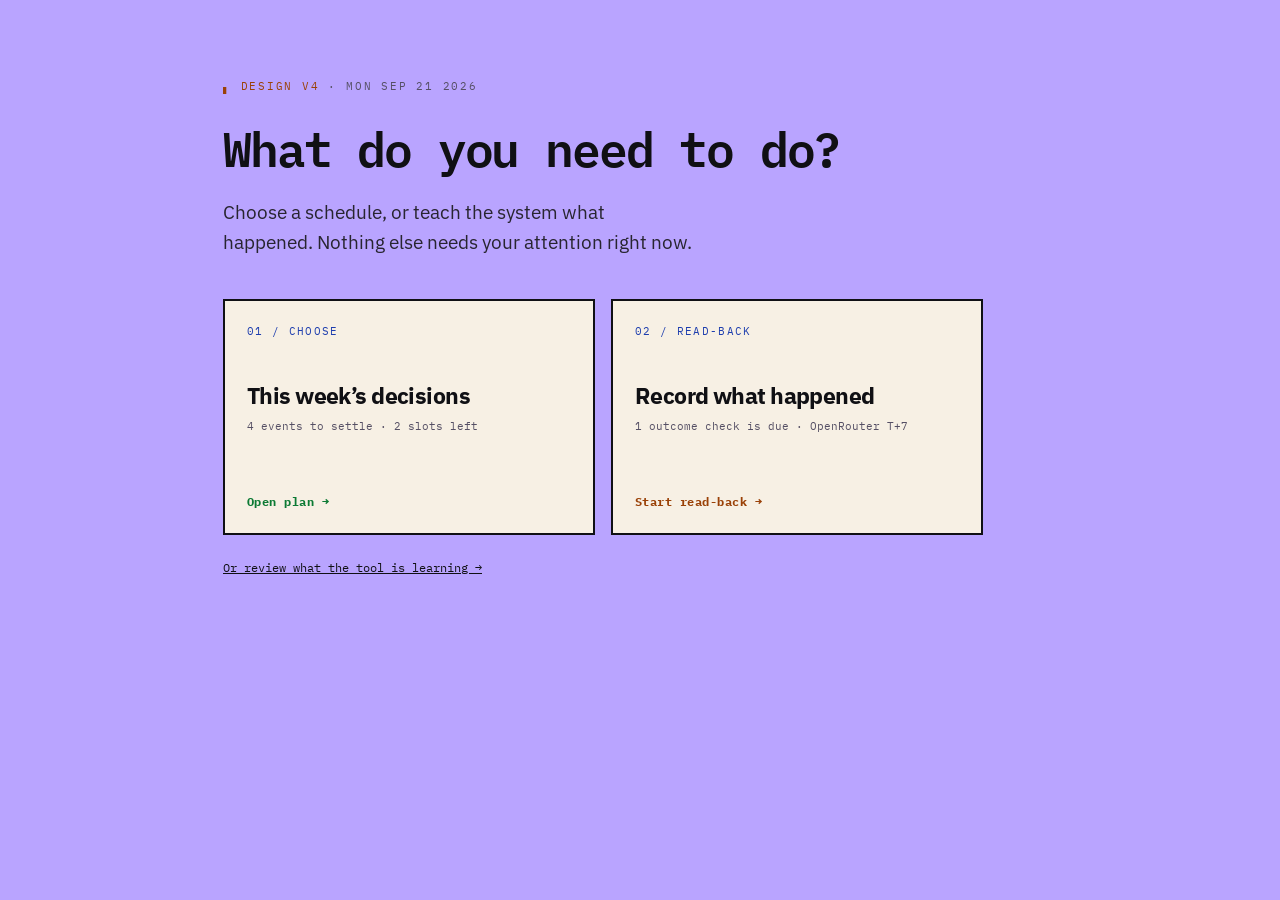
<file: design_v5.html>
<!doctype html>
<html lang="en">
<head>
<meta charset="utf-8">
<meta name="viewport" content="width=device-width,initial-scale=1">
<title>Skip or Go</title>
<link rel="preconnect" href="https://fonts.googleapis.com">
<link rel="preconnect" href="https://fonts.gstatic.com" crossorigin>
<link rel="stylesheet" href="https://fonts.googleapis.com/css2?family=IBM+Plex+Mono:wght@400;500;600&family=IBM+Plex+Sans:wght@400;500;600&display=swap">
<style>
  /* =====================================================================
     AWS Builder Center is the real reference: builder.aws.com is a LIGHT
     system — white ground, near-black hairline-bordered cards, Amazon-
     Ember-style sans body copy, and a Duospace monospace used ONLY for
     code-flavored accents ("if building:", "#hashtag" labels), never for
     body text. Near-black shows up inside specific image/icon panels, not
     as the page chrome. IBM Plex Mono/Sans stand in for the (proprietary)
     AmazonEmberDuospace/Amazon Ember pairing, matching that same division
     of labour. The BART palette stays (that's the product's own signage
     language, independent of AWS's own blue/purple accent), but on a
     light ground a fully-saturated hue fails text contrast, so each BART
     colour gets an "ink" (darkened, AA-safe as text) and "tint" (very
     light, AA-safe as a fill) variant. Decorative, non-text uses — a 3px
     accent bar, a small filled pip, a countdown-pill fill — keep the
     bright hue; text/labels use the ink variant; soft callout boxes use
     the tint. The event-DETAIL screen is the one place that stays dark —
     that's Partiful's borrowed language, not AWS's, and the brief frames
     it as a separate screen on purpose. Its dark palette overrides live
     in the .detail block below, using the SAME variable names, so every
     shared component (risk lines, factor chips, the unblock callout)
     renders correctly in whichever theme it appears in without a second
     copy of its rules. */
  :root{
    color-scheme:light;
    /* Cypherpunk variation: electric lavender replaces TypeUI's lime. The
       background is intentionally assertive, but the reading surfaces stay
       warm and quiet — this is a decision tool, not a security dashboard. */
    --ground:#B9A4FF; --surface:#F7F0E4; --surface-2:#E7DBFF;
    --line:#101014; --line-soft:#2D2936;
    --text:#101014; --muted:#282530; --dim:#554F64;
    --ink:#101014;
    /* BART line colors — the Bay's own signage palette. Bright = decorative
       (bars, pips, fills). *-text = darkened, AA-safe as text on light.
       *-bg / *-border = very light tint + mid border for soft callouts. */
    --go:#00B94F; --part:#FFC400; --block:#E4002B; --data:#2956D9; --cond:#F58025;
    --go-text:#0C7A34; --part-text:#6F5200; --block-text:#B4001F; --data-text:#1E3EAE; --cond-text:#9A4107;
    --go-bg:#E4F7EC; --part-bg:#FFF6DB; --block-bg:#FBE4E7; --data-bg:#E3F3FA; --cond-bg:#FDEBDD;
    --go-border:#B8E6C8; --part-border:#F5DE9A; --block-border:#F0B8C0; --data-border:#B9E0F0; --cond-border:#F5C89A;
    --mono:"IBM Plex Mono",ui-monospace,SFMono-Regular,Menlo,monospace;
    --sans:"IBM Plex Sans",system-ui,-apple-system,"Segoe UI",sans-serif;
    --rail:66px;
  }
  *{box-sizing:border-box}
  html{scroll-behavior:smooth}
  body{margin:0;background:var(--ground);color:var(--text);font-family:var(--sans);
    font-size:15px;line-height:1.55;-webkit-font-smoothing:antialiased}
  a{color:inherit}
  :where(a,button,input,textarea,summary,[tabindex]):focus-visible{
    outline:2px solid var(--data-text);outline-offset:2px;border-radius:2px}
  .vh{position:absolute;width:1px;height:1px;margin:-1px;padding:0;overflow:hidden;
    clip-path:inset(50%);white-space:nowrap}
  .skip-link{position:fixed;top:-60px;left:8px;z-index:20;background:var(--data);color:var(--ink);
    font-family:var(--mono);font-size:12px;padding:9px 14px;border-radius:4px;text-decoration:none}
  .skip-link:focus-visible{top:8px}

  /* ---------- rail — exists to carry state badges ---------- */
  .rail{
    position:fixed;inset-block:0;left:0;width:var(--rail);background:var(--surface);
    border-right:1px solid var(--line);display:flex;flex-direction:column;align-items:center;
    padding-block:18px;gap:4px;z-index:5}
  .mark{font-family:var(--mono);font-size:15px;font-weight:600;color:var(--data-text);
    letter-spacing:-.05em;margin-bottom:14px;user-select:none}
  .rail a{position:relative;width:46px;height:44px;display:grid;place-items:center;border-radius:4px;
    color:var(--dim);text-decoration:none;border-left:2px solid transparent}
  .rail a:hover{color:var(--muted);background:var(--surface-2)}
  .rail a.on{color:var(--data-text);border-left-color:var(--data);background:var(--surface-2)}
  .rail svg{width:19px;height:19px;fill:none;stroke:currentColor;stroke-width:1.6;stroke-linecap:square}
  .rail .badge{position:absolute;top:4px;right:3px;min-width:15px;height:15px;padding:0 3px;
    border-radius:8px;background:var(--cond);color:var(--ink);font-family:var(--mono);
    font-size:9.5px;font-weight:600;display:grid;place-items:center;line-height:1;
    box-shadow:0 0 0 2px var(--surface)}
  .rail .tip{position:absolute;left:54px;white-space:nowrap;background:var(--text);
    border:1px solid var(--text);padding:3px 8px;border-radius:4px;font-family:var(--mono);
    font-size:11px;color:var(--ground);opacity:0;pointer-events:none;transition:opacity .12s;z-index:2}
  .rail a:hover .tip,.rail a:focus-visible .tip{opacity:1}

  .wrap{max-width:1020px;margin:0 auto;padding:40px 26px 80px;margin-left:var(--rail)}

  /* ---------- header ---------- */
  .eyebrow{font-family:var(--mono);font-size:11px;letter-spacing:.16em;text-transform:uppercase;
    color:var(--dim);display:flex;gap:9px;align-items:center;flex-wrap:wrap}
  .eyebrow .tag{color:var(--cond-text)}
  h1{font-family:var(--mono);font-weight:600;font-size:clamp(27px,4.6vw,38px);margin:13px 0 0;
    letter-spacing:-.02em;text-wrap:balance}
  .thesis{font-size:clamp(16px,2.3vw,18.5px);color:var(--muted);max-width:60ch;margin:13px 0 0;
    text-wrap:balance}
  .thesis em{color:var(--text);font-style:normal;font-weight:500}

  /* ---------- status: only things she would act on ---------- */
  .status{margin-top:30px;display:grid;grid-template-columns:repeat(auto-fit,minmax(196px,1fr));
    gap:1px;background:var(--line);border:1px solid var(--line);border-radius:4px;overflow:hidden}
  .cell{background:var(--surface);padding:13px 15px}
  .cell .k{font-family:var(--mono);font-size:10px;letter-spacing:.14em;text-transform:uppercase;color:var(--dim)}
  .cell .v{font-family:var(--mono);font-size:14.5px;font-weight:500;margin-top:5px;font-variant-numeric:tabular-nums}
  .cell .v small{display:block;font-family:var(--sans);font-size:12.5px;color:var(--muted);font-weight:400}
  .v.attn{color:var(--cond-text)} .v.ok{color:var(--go-text)}
  .slots{display:inline-flex;gap:4px;margin-left:8px;vertical-align:2px}
  .slot{width:20px;height:7px;border-radius:1px;background:var(--line-soft);display:inline-block}
  .slot.used{background:var(--go)}

  h2{font-family:var(--mono);font-size:11.5px;font-weight:600;letter-spacing:.16em;
    text-transform:uppercase;color:var(--dim);margin:52px 0 0;scroll-margin-top:24px}
  h2 .n{color:var(--dim);opacity:.55;margin-left:7px}
  .lede{color:var(--muted);max-width:68ch;margin:10px 0 0;font-size:14px}

  /* ---------- verdict stack — never a card grid ---------- */
  .stack{display:flex;flex-direction:column;margin-top:10px}
  .row{display:grid;grid-template-columns:112px 1fr auto;gap:20px;align-items:start;
    padding-block:21px;border-bottom:1px solid var(--line-soft)}
  .row:first-child{border-top:1px solid var(--line-soft)}
  .verdict{font-family:var(--mono);font-weight:600;font-size:12.5px;letter-spacing:.1em;
    padding:5px 0 5px 12px;border-left:3px solid var(--dim);color:var(--dim)}
  .verdict small{display:block;font-size:9.5px;letter-spacing:.08em;color:var(--dim);
    font-weight:400;margin-top:3px;text-transform:none}
  .v-go{border-left-color:var(--go);color:var(--go-text)}
  .v-part{border-left-color:var(--part);color:var(--part-text)}
  /* go_if: orange AND interrupted — the verdict is broken by a condition.
     Distinguishable without color. */
  .v-goif{color:var(--cond-text);border-left:0;position:relative;padding-left:12px}
  .v-goif::before{content:"";position:absolute;left:0;top:2px;bottom:2px;width:3px;
    background:repeating-linear-gradient(to bottom,var(--cond) 0 5px,transparent 5px 10px)}
  .v-skip{border-left-color:var(--line);color:var(--dim)}
  .v-block{border-left-color:var(--block);color:var(--block-text)}

  .title{font-weight:600;font-size:16.5px;line-height:1.3;margin:0;text-wrap:balance}
  .title a{text-decoration:none;border-bottom:1px solid transparent}
  .title a:hover{border-bottom-color:var(--data-text);color:var(--data-text)}
  .row.muted .title{color:var(--muted);font-weight:500}
  .meta{font-family:var(--mono);font-size:11.5px;color:var(--dim);margin-top:6px;
    display:flex;flex-wrap:wrap;gap:4px 9px;align-items:center}
  .meta i{font-style:normal;color:var(--line);user-select:none}
  .src{border:1px solid var(--line);border-radius:4px;padding:0 5px;font-size:10px;
    letter-spacing:.07em;text-transform:uppercase}
  .reason{margin:10px 0 0;color:var(--text);max-width:62ch;font-size:14.5px}
  .row.muted .reason{color:var(--muted)}
  .reason b{color:var(--text);font-weight:600}
  /* the unblocking condition reads as an ACTION, not a caveat */
  .unblock{margin:11px 0 0;display:block;
    border:1px dashed var(--cond-border);background:var(--cond-bg);border-radius:4px;padding:8px 12px;
    font-family:var(--mono);font-size:12px;color:var(--cond-text);max-width:60ch;line-height:1.5}
  .unblock b{font-weight:600;letter-spacing:.06em;margin-right:9px}
  .risk{margin:8px 0 0;font-family:var(--mono);font-size:11.5px;color:var(--part-text);max-width:62ch;line-height:1.55}
  .risk::before{content:"\25B2 ";font-size:9px;vertical-align:1px}
  .flag{margin:8px 0 0;font-family:var(--mono);font-size:11.5px;color:var(--dim);max-width:64ch;
    line-height:1.55;border-left:2px solid var(--line);padding-left:10px}
  .factors{display:flex;flex-wrap:wrap;gap:6px;margin-top:12px}
  .f{font-family:var(--mono);font-size:10.5px;letter-spacing:.04em;border:1px solid var(--line);
    border-radius:4px;padding:3px 7px;color:var(--dim);background:var(--surface);white-space:nowrap}
  .f b{font-weight:500;color:var(--muted)}
  .f.pos{border-color:var(--go-border);color:var(--go-text);background:var(--go-bg)}
  .f.pos b{color:var(--go-text)}
  .f.neg{border-color:var(--block-border);color:var(--block-text);background:var(--block-bg)}
  .f.neg b{color:var(--block-text)}
  .f.rec{border-style:dashed;border-color:var(--dim);color:var(--muted)}
  .pcol{text-align:right;font-family:var(--mono);min-width:76px}
  .p{font-size:25px;font-weight:600;letter-spacing:-.02em;font-variant-numeric:tabular-nums;line-height:1.1}
  .row.muted .p{color:var(--dim)}
  .plabel{font-size:9px;letter-spacing:.11em;text-transform:uppercase;color:var(--dim);margin-top:3px}
  .locked{font-size:9px;color:var(--data-text);letter-spacing:.05em;margin-top:6px}

  /* ---------- skip collapse ---------- */
  .fold{margin-top:22px;border:1px solid var(--line);border-radius:4px;background:var(--surface)}
  .fold-btn{width:100%;display:flex;gap:14px;align-items:center;justify-content:space-between;
    background:none;border:0;color:inherit;text-align:left;padding:16px 18px;cursor:pointer;
    font-family:var(--sans);font-size:14.5px;min-height:44px}
  .fold-btn .n{font-family:var(--mono);font-weight:600;color:var(--muted);font-size:15px}
  .fold-btn .why{color:var(--muted);font-family:var(--mono);font-size:11.5px;letter-spacing:.04em}
  .fold-btn .chev{font-family:var(--mono);font-size:11px;color:var(--dim);white-space:nowrap}
  .fold-btn:hover{background:var(--surface-2)}
  .fold-body{border-top:1px solid var(--line);padding:4px 18px 10px}
  .fold-body[hidden]{display:none}
  .sk{display:grid;grid-template-columns:78px 1fr auto;gap:14px;align-items:baseline;
    padding-block:10px;border-bottom:1px solid var(--line-soft);font-size:13.5px}
  .sk:last-child{border-bottom:0}
  .sk .d{font-family:var(--mono);font-size:11px;color:var(--dim)}
  .sk .t{color:var(--muted);min-width:0;overflow-wrap:anywhere}
  .sk .r{font-family:var(--mono);font-size:10.5px;color:var(--dim);letter-spacing:.06em;text-align:right}

  /* ---------- one honest line, never 59 rows ---------- */
  .suppressed{margin-top:14px;font-family:var(--mono);font-size:12px;color:var(--dim);
    line-height:1.7;border-left:2px solid var(--line);padding-left:12px;max-width:74ch}
  .suppressed b{color:var(--muted);font-weight:500}

  /* ---------- panels ---------- */
  .panel{margin-top:12px;border:1px solid var(--line);border-radius:4px;background:var(--surface);padding:18px 20px}
  .counts{font-family:var(--mono);font-size:11.5px;color:var(--dim);letter-spacing:.03em;line-height:1.75;margin:0}
  .counts b{color:var(--muted);font-weight:500}

  /* ---------- pending hypotheses ---------- */
  .hyp{display:grid;grid-template-columns:1fr 130px;gap:18px;align-items:start;
    padding-block:16px;border-bottom:1px solid var(--line-soft)}
  .hyp:last-of-type{border-bottom:0}
  .hyp p{margin:0;font-size:14.5px;color:var(--text);max-width:64ch;line-height:1.5}
  .hyp .ev{margin-top:7px;font-family:var(--mono);font-size:11px;color:var(--dim);line-height:1.6;max-width:64ch}
  .support{text-align:right;font-family:var(--mono)}
  .pips{display:inline-flex;gap:4px}
  .pip{width:16px;height:6px;border-radius:1px;background:var(--line-soft);
    border:1px solid var(--line-soft)}
  .pip.on{background:var(--data-text);border-color:var(--data-text)}
  .support .c{font-size:11px;color:var(--dim);letter-spacing:.08em;margin-top:6px}
  .support .c b{color:var(--muted);font-weight:500}
  .support .act{font-size:10px;letter-spacing:.08em;margin-top:4px}
  .frozen{margin-top:18px;padding-top:15px;border-top:1px solid var(--line);
    font-family:var(--mono);font-size:11.5px;color:var(--dim);line-height:1.75;max-width:74ch}
  .frozen b{color:var(--muted);font-weight:500}

  /* ---------- read-back: two panes that must not merge ---------- */
  .say label{font-family:var(--mono);font-size:10px;letter-spacing:.14em;text-transform:uppercase;
    color:var(--dim);display:block}
  .say textarea{width:100%;margin-top:9px;min-height:96px;resize:vertical;background:var(--ground);
    border:1px solid var(--line);border-radius:4px;color:var(--text);font-family:var(--sans);
    font-size:15px;line-height:1.6;padding:12px 13px}
  .say textarea::placeholder{color:var(--dim)}
  .say textarea:focus-visible{outline:2px solid var(--data-text);outline-offset:-1px;border-color:var(--data-text)}
  .say-bar{display:flex;gap:10px;flex-wrap:wrap;margin-top:10px;align-items:center}
  /* AWS's own primary CTA ("Join now"): near-black fill, white text, 4px
     radius, compact — not a chunky pill. That shape is reserved for the
     Partiful-borrowed detail screen. */
  .btn{background:var(--ink);border:1px solid var(--ink);border-radius:4px;color:#fff;
    font-family:var(--sans);font-size:13.5px;font-weight:500;letter-spacing:0;
    padding:11px 20px;cursor:pointer;min-height:44px}
  .btn:hover{background:#232B35;border-color:#232B35}
  .btn.ghost{background:var(--ground);border:1px solid var(--line);color:var(--muted);font-weight:400}
  .btn.ghost:hover{background:var(--surface-2);color:var(--text)}

  .panes{display:grid;grid-template-columns:1fr 1fr;gap:26px;margin-top:22px;align-items:start}
  .panes[hidden]{display:none}
  .pane-h{font-family:var(--mono);font-size:11px;letter-spacing:.14em;text-transform:uppercase;
    display:flex;align-items:center;gap:8px}
  .pane-sub{font-family:var(--mono);font-size:11px;color:var(--dim);margin:7px 0 12px;line-height:1.6;max-width:42ch}

  /* Recorded — a solid ledger. Flush, filled, editable. */
  .recorded .pane-h{color:var(--go-text)}
  .rec-list{border:1px solid var(--line);border-radius:4px;background:var(--surface);overflow:hidden}
  .rec{display:grid;grid-template-columns:118px 1fr;gap:12px;align-items:center;padding:10px 13px;
    border-bottom:1px solid var(--line-soft)}
  .rec:last-child{border-bottom:0}
  .rec .k{font-family:var(--mono);font-size:10.5px;color:var(--dim);letter-spacing:.04em;overflow-wrap:anywhere}
  .rec input{width:100%;background:var(--ground);border:1px solid var(--line);border-radius:4px;
    color:var(--text);font-family:var(--mono);font-size:12.5px;padding:7px 9px;min-height:34px}
  .rec input:focus-visible{outline:2px solid var(--go-text);outline-offset:-1px;border-color:var(--go-text)}
  .rec .ro{font-family:var(--mono);font-size:12px;color:var(--muted)}
  .rec-foot{font-family:var(--mono);font-size:11px;color:var(--go-text);margin:10px 0 0;line-height:1.6}

  /* Suspected — a different kind of object: unfilled, hatched, offset, no control. */
  .suspected{padding-left:18px}
  .suspected .pane-h{color:var(--cond-text)}
  .sus{position:relative;margin-bottom:14px;padding:13px 15px;border:1px dashed var(--cond-border);
    border-radius:4px;color:var(--muted);font-size:14px;line-height:1.5;
    background-image:repeating-linear-gradient(135deg,rgba(245,128,37,.09) 0 2px,transparent 2px 9px)}
  .sus q{quotes:none;color:var(--text)}
  .sus .src-note{display:block;font-family:var(--mono);font-size:10.5px;color:var(--dim);margin-top:9px;line-height:1.6}
  .sus .ctr{display:inline-block;font-family:var(--mono);font-size:10px;letter-spacing:.1em;
    color:var(--cond-text);border:1px solid var(--cond-border);border-radius:4px;padding:2px 6px;margin-top:10px}
  .no-approve{font-family:var(--mono);font-size:11px;color:var(--dim);line-height:1.7;margin:0}

  /* ---------- calibration container, honest empty state ---------- */
  .empty{border:1px dashed var(--line);border-radius:4px;padding:20px;margin-top:12px}
  .empty .big{font-family:var(--mono);font-size:22px;font-weight:600;color:var(--muted);
    letter-spacing:-.01em;font-variant-numeric:tabular-nums}
  .empty .big span{color:var(--dim);font-size:14px;font-weight:400;letter-spacing:.06em}
  .ghost-rows{margin-top:16px;display:flex;flex-direction:column;gap:7px}
  .ghost-row{height:10px;border-radius:1px;background:repeating-linear-gradient(90deg,
    var(--line-soft) 0 22px,transparent 22px 30px)}
  .ghost-row.real{background:var(--data-text);width:11%}

  .principles{margin-top:56px;border-top:1px solid var(--line);padding-top:24px;
    display:grid;grid-template-columns:repeat(auto-fit,minmax(215px,1fr));gap:20px 28px}
  .principles p{margin:0;font-family:var(--mono);font-size:12px;line-height:1.65;color:var(--muted)}
  .principles p::before{content:"";display:block;width:16px;height:2px;background:var(--data-text);margin-bottom:8px}
  .foot{margin-top:30px;font-family:var(--mono);font-size:10.5px;color:var(--dim);line-height:1.8;max-width:78ch}

  /* ---------- Cypherpunk experiment: the weekly system ----------
     Lavender is the field. Warm paper panels contain the actual reading. This
     gives the state machine a more personal, technical character without
     turning every SKIP into a threat. The event-detail screen below deliberately
     opts out: it is still the separate, Partiful-borrowed dark mode. */
  .week{min-height:100vh;background:var(--ground)}
  body:not(.on-detail) .rail{border-right-width:2px;background:var(--surface)}
  body:not(.on-detail) .rail a{border-radius:0}
  body:not(.on-detail) .rail a.on{border-left-width:4px;background:var(--surface-2)}
  .week .eyebrow .tag{display:inline-block;background:var(--ink);color:var(--ground);padding:2px 6px}
  .week h1{letter-spacing:-.04em}
  .week h2{display:table;background:var(--ink);color:var(--surface);padding:4px 7px;margin-top:54px}
  .week h2 .n{color:var(--ground);opacity:1}
  .week .status{gap:2px;border-width:2px;border-radius:0}
  .week .cell{background:var(--surface)}
  /* One paper stack, never a grid of paper cards: the decision remains a
     continuous queue, but its text no longer has to compete with the field. */
  .week .stack{background:var(--surface);border:2px solid var(--line);padding-inline:16px}
  .week .row{border-bottom-width:2px}
  .week .row:first-child{border-top-width:2px}
  .week .fold,.week .panel,.week .rec-list,.week .empty{border-width:2px;border-radius:0}
  .week .fold-btn:hover{background:var(--surface-2)}
  .week .src,.week .f,.week .unblock,.week .sus,.week .sus .ctr,
  .week .say textarea,.week .rec input{border-radius:0}
  .week .src,.week .f{border-width:1px}
  .week .btn{border-radius:0;font-family:var(--mono);font-size:12px;letter-spacing:.04em}
  .week .btn.ghost{border-width:2px}
  .week .pip{border-radius:0}
  .week .principles{border-top-width:2px}
  .week .principles p::before{width:24px;height:3px;background:var(--ink)}
  .readback-page .say{max-width:860px}
  .readback-due{display:flex;align-items:center;justify-content:space-between;gap:16px;
    padding:12px 14px;margin-bottom:20px;border:2px solid var(--ink);background:var(--surface-2)}
  .readback-due .due-k{font-family:var(--mono);font-size:10px;letter-spacing:.12em;color:var(--cond-text)}
  .readback-due strong{display:block;margin-top:2px;font-size:15px}.readback-due span:last-child{font-family:var(--mono);font-size:11px;color:var(--dim)}

  /* ---------- v5 information architecture ---------- */
  .home{display:none;min-height:100vh;background:var(--ground);padding:40px 26px 80px;margin-left:var(--rail)}
  .home-inner{max-width:900px;margin:0 auto;padding-top:38px}
  .home h1{margin-top:16px;font-size:clamp(32px,5vw,48px);letter-spacing:-.045em}
  .home .thesis{font-size:19px;max-width:52ch}
  .home-actions{display:grid;grid-template-columns:1fr 1fr;gap:16px;margin-top:42px;max-width:760px}
  .home-action{min-height:236px;border:2px solid var(--ink);background:var(--surface);color:var(--text);
    text-decoration:none;padding:22px;display:flex;flex-direction:column;align-items:flex-start}
  .home-action:hover{background:var(--surface-2)}
  .home-action .action-k{font-family:var(--mono);font-size:11px;letter-spacing:.12em;color:var(--data-text)}
  .home-action strong{font-size:23px;line-height:1.16;margin-top:42px;letter-spacing:-.025em}
  .home-action span:not(.action-k){font-family:var(--mono);font-size:11px;color:var(--dim);margin-top:9px;line-height:1.5}
  .home-action b{font-family:var(--mono);font-size:12px;letter-spacing:.04em;margin-top:auto}
  .choose-action b{color:var(--go-text)} .readback-action b{color:var(--cond-text)}
  .learn-link{display:inline-block;margin-top:24px;color:var(--text);font-family:var(--mono);font-size:12px}
  .week-picker{margin-top:30px;border:2px solid var(--ink);background:var(--surface);display:flex;
    align-items:stretch;width:max-content;max-width:100%;font-family:var(--mono)}
  .week-picker>div{padding:8px 20px;display:grid;gap:0;min-width:160px;border-inline:2px solid var(--ink)}
  .picker-k{font-size:9px;letter-spacing:.14em;color:var(--dim)}
  .week-picker strong{font-size:14px;line-height:1.3}.week-picker small{font-size:10px;color:var(--dim)}
  .week-arrow{appearance:none;border:0;background:var(--ink);color:var(--surface);width:42px;font:600 16px var(--mono);cursor:pointer}
  .week-arrow:hover{background:#2D2936}
  .week-jump{appearance:none;border:0;border-left:2px solid var(--ink);background:var(--surface);color:var(--dim);
    font:11px var(--mono);padding-inline:14px;cursor:pointer}
  .week-jump:hover,.week-jump.on{background:var(--surface-2);color:var(--text);font-weight:600}
  .week-picker + h2{margin-top:30px}
  /* The choose queue answers exactly four questions: verdict, what, when, why.
     Everything else is held for the detail page. */
  .choose-page .status{display:none}
  .choose-page .row{grid-template-columns:112px 1fr;gap:20px;padding-block:18px}
  .choose-page .row .meta,.choose-page .row .factors,.choose-page .row .risk,
  .choose-page .row .flag,.choose-page .row .pcol{display:none}
  .choose-page .row .reason{margin-top:5px;font-size:14px;max-width:65ch}
  .choose-page .title{font-size:18px}
  .choose-page .fold{margin-top:16px}.choose-page .suppressed{display:none}
  .choose-page .v-skip{border-left-color:var(--line)}
  /* v5 keeps the planning page intentionally legible at a glance. The
     calendar answers "when?" before the queue asks "should I?". Career
     events, social plans, and set-asides share one row language, but never
     pretend to have the same purpose. */
  .legacy-choose{display:none}
  .v5-plan{max-width:900px}
  .plan-calendar{margin-top:30px;border:2px solid var(--ink);background:var(--surface);max-width:760px}
  .calendar-top{display:flex;align-items:center;justify-content:space-between;gap:12px;padding:13px 15px;border-bottom:2px solid var(--ink)}
  .calendar-top strong{font-family:var(--mono);font-size:15px;letter-spacing:-.02em}
  .calendar-arrow{appearance:none;width:34px;height:30px;border:1px solid var(--ink);background:var(--surface);font:600 15px var(--mono);cursor:pointer}
  .calendar-arrow:hover{background:var(--surface-2)}
  .week-options{display:grid;grid-template-columns:repeat(3,1fr)}
  .week-choice{appearance:none;min-height:75px;border:0;border-right:1px solid var(--line);background:var(--surface);padding:11px 13px;text-align:left;color:var(--text);cursor:pointer}
  .week-choice:last-child{border-right:0}.week-choice:hover,.week-choice.on{background:var(--surface-2)}
  .week-choice.on{box-shadow:inset 0 -4px 0 var(--data-text)}
  .week-choice span,.date-jump label{display:block;font:10px var(--mono);letter-spacing:.11em;color:var(--dim)}
  .week-choice strong{display:block;margin-top:4px;font:600 13px var(--mono);letter-spacing:-.03em}
  .date-jump{display:flex;align-items:center;gap:10px;border-top:1px solid var(--line);padding:10px 13px}
  .date-jump input{border:1px solid var(--ink);background:var(--surface);padding:7px 9px;font:12px var(--mono);color:var(--text)}
  .date-jump p{margin:0 0 0 auto;font-size:12px;color:var(--dim);max-width:36ch;line-height:1.35}
  .v5-plan h2{margin-top:38px}
  .section-note{font-family:var(--mono);font-size:11px;color:var(--dim);margin:10px 0 0;line-height:1.6;max-width:75ch}
  .plan-stack{margin-top:12px;border:2px solid var(--ink);background:var(--surface);padding-inline:16px}
  .plan-row{display:grid;grid-template-columns:112px 1fr;gap:20px;padding:18px 0;border-bottom:2px solid var(--line-soft)}
  .plan-row:first-child{border-top:2px solid var(--line-soft)}.plan-row:last-child{border-bottom:0}
  .plan-label{font:600 12px var(--mono);letter-spacing:.1em;padding:5px 0 5px 12px;border-left:3px solid var(--line);color:var(--dim)}
  .plan-label.go{border-color:var(--go);color:var(--go-text)}.plan-label.part{border-color:var(--part);color:var(--part-text)}
  .plan-label.social{border-color:var(--data);color:var(--data-text)}.plan-label.skip{border-color:var(--line);color:var(--dim)}
  .plan-title{font-size:18px;line-height:1.25;font-weight:600;margin:0}.plan-title a{text-decoration:none}.plan-title a:hover{color:var(--data-text);text-decoration:underline;text-underline-offset:3px}
  .plan-meta{font:11px var(--mono);color:var(--dim);margin-top:5px}.plan-reason{font-size:14px;margin:5px 0 0;color:var(--muted);max-width:65ch}
  .social-band{margin-top:40px;background:var(--surface-2);border:2px solid var(--ink);padding:0 16px 16px}.social-band h2{margin-top:0;transform:translateY(-1px)}
  .social-band .plan-stack{margin-top:12px;border-color:var(--ink)}
  .social-band .plan-row{border-color:var(--line-soft)}
  .social-band .plan-title{font-size:17px}.social-band .plan-reason{color:var(--muted)}
  .set-aside{margin-top:40px}.set-aside .plan-title{font-size:16px;font-weight:500}.set-aside .plan-row{padding-block:15px}
  .set-aside .plan-reason{font-size:13.5px}
  .learning-intro{max-width:72ch;margin-top:10px;padding:14px 16px;background:var(--surface-2);border-left:4px solid var(--data-text);font-size:14px;color:var(--muted)}
  body.page-home .home{display:block}
  body.page-home .week,body.page-home .rail{display:none}
  body.page-choose .readback-page,body.page-choose .learn-page{display:none}
  body.page-readback .choose-page,body.page-readback .learn-page{display:none}
  body.page-learn .choose-page,body.page-learn .readback-page{display:none}
  body.on-detail .home{display:none}

  /* ================= DETAIL SCREEN — same system, tighter focus =================
     Partiful's useful contribution was the single-event concentration, not the
     dark skin. The sheet below is therefore the same lavender field and warm
     paper used by Choose / Read-back, just at a more deliberate scale. */
  .detail{
    --ground:#B9A4FF; --surface:#F7F0E4; --surface-2:#E7DBFF;
    --line:#101014; --line-soft:#2D2936;--text:#101014;--muted:#282530;--dim:#554F64;
    --ink:#101014;--go-text:#0C7A34;--part-text:#6F5200;--block-text:#B4001F;--data-text:#1E3EAE;--cond-text:#9A4107;
    --go-bg:#E4F7EC;--part-bg:#FFF6DB;--block-bg:#FBE4E7;--data-bg:#E3F3FA;--cond-bg:#FDEBDD;
    --go-border:#B8E6C8;--part-border:#F5DE9A;--block-border:#F0B8C0;--data-border:#B9E0F0;--cond-border:#F5C89A;
    color-scheme:light;background:var(--ground);color:var(--text);
    display:none;min-height:100vh;position:relative;isolation:isolate}
  body.on-detail{background:#B9A4FF}
  body.on-detail .detail{display:block}
  body.on-detail .week,body.on-detail .rail{display:none}
  .glow{display:none}
  .sheet{max-width:740px;margin:32px auto 80px;padding:24px 28px 46px;background:var(--surface);border:2px solid var(--ink)}
  .back{display:inline-flex;align-items:center;gap:8px;font-family:var(--mono);font-size:11.5px;
    letter-spacing:.08em;color:var(--surface);background:var(--ink);text-decoration:none;padding:8px 10px;min-height:40px}
  .back:hover{background:#2D2936;color:var(--surface)}
  .d-eyebrow{margin-top:24px;display:flex;gap:8px;justify-content:flex-start;flex-wrap:wrap;
    font-family:var(--mono);font-size:10.5px;letter-spacing:.12em;text-transform:uppercase;color:var(--dim)}
  .d-title{font-family:var(--mono);font-weight:600;font-size:clamp(26px,6.4vw,40px);line-height:1.12;
    letter-spacing:-.025em;text-align:left;margin:16px 0 0;text-wrap:balance;overflow-wrap:anywhere}
  /* The route lands focus on the heading for screen readers; it is not a control. */
  .d-title:focus{outline:none}
  .d-when{text-align:left;margin-top:22px;font-family:var(--mono)}
  .d-when .day{font-size:clamp(20px,4.6vw,27px);font-weight:600;letter-spacing:-.01em}
  .d-when .hrs{font-size:clamp(20px,4.6vw,27px);font-weight:400;color:var(--muted);letter-spacing:-.01em}
  .d-where{text-align:left;margin-top:9px;font-family:var(--mono);font-size:12.5px;color:var(--dim);line-height:1.7}
  .d-where b{color:var(--muted);font-weight:400}

  /* the verdict card — decision leads, probability demoted */
  .d-verdict{margin-top:30px;border:2px solid var(--line);border-radius:0;background:var(--surface-2);
    padding:20px 22px;display:grid;grid-template-columns:1fr auto;gap:18px;align-items:start}
  .d-verdict .lab{font-family:var(--mono);font-size:19px;font-weight:600;letter-spacing:.06em}
  .d-verdict .sub{font-family:var(--mono);font-size:10.5px;letter-spacing:.1em;color:var(--dim);margin-top:5px}
  .d-verdict .txt{margin:12px 0 0;font-size:15px;color:var(--text);max-width:52ch}
  .d-p{text-align:right;font-family:var(--mono);min-width:82px}
  .d-p .n{font-size:27px;font-weight:600;font-variant-numeric:tabular-nums;letter-spacing:-.02em;
    transition:color .18s}
  .d-p .l{font-size:9px;letter-spacing:.11em;text-transform:uppercase;color:var(--dim);margin-top:3px}
  .d-p .delta{font-size:10.5px;letter-spacing:.05em;margin-top:6px;min-height:14px}
  .delta.up{color:var(--go)} .delta.down{color:var(--part)}

  /* the big chunky pills */
  .pills{display:grid;grid-template-columns:1fr 1fr;gap:12px;margin-top:26px}
  .pill{appearance:none;border:2px solid var(--line);background:var(--surface);color:var(--text);
    font-family:var(--mono);font-size:15px;font-weight:600;letter-spacing:.04em;
    border-radius:0;padding:18px 16px;min-height:62px;cursor:pointer;transition:background .15s,border-color .15s}
  .pill:hover{background:var(--surface-2)}
  .pill.want[aria-pressed="true"]{background:var(--go-bg);border-color:var(--go);color:var(--go-text)}
  .pill.pass[aria-pressed="true"]{background:var(--ink);border-color:var(--ink);color:var(--surface)}
  .pill .s{display:block;font-size:10px;font-weight:400;letter-spacing:.08em;color:var(--dim);margin-top:5px}
  .pill[aria-pressed="true"] .s{color:inherit;opacity:.72}

  /* ---------- the context strip: three taps, one gesture ---------- */
  .ctx{margin-top:22px;border:2px solid var(--go-border);border-radius:0;background:var(--go-bg);padding:18px 20px}
  .ctx[hidden]{display:none}
  .ctx h3{margin:0;font-family:var(--mono);font-size:11px;letter-spacing:.14em;text-transform:uppercase;
    color:var(--go-text);font-weight:600}
  .ctx .note{font-family:var(--mono);font-size:11px;color:var(--dim);margin:8px 0 0;line-height:1.65;max-width:52ch}
  .qs{display:flex;flex-direction:column;gap:10px;margin-top:16px}
  .q{display:flex;gap:12px;align-items:center;justify-content:space-between;flex-wrap:wrap}
  .q .lab{font-size:14.5px;color:var(--text);padding:0;min-width:0}
  .seg{display:inline-flex;border:1px solid var(--line);border-radius:0;overflow:hidden;background:var(--surface)}
  .seg label{position:relative;font-family:var(--mono);font-size:12.5px;letter-spacing:.06em;
    color:var(--muted);padding:0 18px;min-height:44px;display:grid;place-items:center;cursor:pointer}
  .seg input{position:absolute;opacity:0;width:1px;height:1px}
  .seg label:has(input:checked){background:var(--go);color:#04180C;font-weight:600}
  .seg label:has(input:focus-visible){outline:2px solid var(--data);outline-offset:-2px}
  .seg label:hover:not(:has(input:checked)){background:var(--surface-2);color:var(--text)}
  .recomputed{margin:16px 0 0;font-family:var(--mono);font-size:12px;color:var(--muted);
    line-height:1.7;border-top:1px solid #16311F;padding-top:13px;min-height:22px}
  .recomputed b{color:var(--text);font-weight:500}
  .recomputed .rec-unweighted{color:var(--cond)}

  .passed{margin-top:22px;border:2px solid var(--line);border-radius:0;background:var(--surface-2);
    padding:18px 20px;font-size:14.5px;color:var(--muted);line-height:1.6}
  .passed[hidden]{display:none}
  .passed b{color:var(--text);font-weight:600}
  .passed .alt{display:block;margin-top:12px;font-family:var(--mono);font-size:11.5px;color:var(--dim);line-height:1.7}
  .gatebox{margin-top:14px;font-family:var(--mono);font-size:11.5px;color:var(--dim);line-height:1.7}
  .gatebox button{background:none;border:1px solid var(--line);border-radius:2px;color:var(--muted);
    font-family:var(--mono);font-size:11.5px;padding:9px 12px;min-height:40px;cursor:pointer;margin-top:8px}
  .gatebox button:hover{background:var(--surface-2);color:var(--text)}

  .d-why{margin-top:28px}
  .d-why h3{font-family:var(--mono);font-size:10.5px;letter-spacing:.14em;text-transform:uppercase;
    color:var(--dim);margin:0 0 12px;font-weight:600}
  .d-raw{font-family:var(--mono);font-size:11px;color:var(--dim);line-height:1.8;margin:14px 0 0;
    overflow-wrap:anywhere;border-left:2px solid var(--line);padding-left:11px}
  .d-out{margin-top:26px;text-align:center}
  .d-out a{font-family:var(--mono);font-size:12px;color:var(--data);letter-spacing:.06em;
    display:inline-block;padding:12px;min-height:44px}

  @media (max-width:820px){
    .panes{grid-template-columns:1fr;gap:30px}
    .suspected{padding-left:0}
  }
  @media (max-width:760px){
    .rail{position:static;width:auto;flex-direction:row;inset:auto;border-right:0;
      border-bottom:1px solid var(--line);padding:8px 10px;justify-content:flex-start;gap:2px;
      overflow-x:auto}
    .mark{margin:0 10px 0 0;align-self:center}
    .rail a{border-left:0;border-bottom:2px solid transparent;height:40px;flex:0 0 auto}
    .rail a.on{border-left-color:transparent;border-bottom-color:var(--data)}
    .rail .tip{display:none}
    .wrap{margin-left:0;padding:26px 16px 70px}
    .row{grid-template-columns:1fr;gap:12px}
    .pcol{text-align:left;display:flex;gap:10px;align-items:baseline}
    .plabel,.locked{margin-top:0}
    .hyp{grid-template-columns:1fr;gap:12px}
    .support{text-align:left}
    .sk{grid-template-columns:1fr;gap:3px}
    .sk .r{text-align:left}
    .rec{grid-template-columns:1fr;gap:5px}
    .d-verdict{grid-template-columns:1fr}
    .d-p{text-align:left;display:flex;gap:10px;align-items:baseline;flex-wrap:wrap}
    .d-p .l,.d-p .delta{margin-top:0}
    .sheet{padding:16px 16px 80px}
    .q{align-items:flex-start;flex-direction:column;gap:8px}
    .seg{width:100%}
    .seg label{flex:1 1 0}
    .home{margin-left:0;padding:26px 16px 70px}.home-inner{padding-top:8px}
    .home-actions{grid-template-columns:1fr;margin-top:30px}.home-action{min-height:180px}
    .week-picker{width:100%;flex-wrap:wrap}.week-picker>div{min-width:0;flex:1}
    .week-jump{min-height:42px;flex:1 1 50%;border-top:2px solid var(--ink);border-left:0}
  }
  @media (prefers-reduced-motion:reduce){
    html{scroll-behavior:auto}
    *{animation:none!important;transition:none!important}
  }
</style>
</head>
<body>
<a class="skip-link" href="#content">Skip to this week's verdicts</a>

<nav class="rail" aria-label="Sections">
  <div class="mark" aria-hidden="true">S/G</div>
  <a href="#/choose" class="on" data-route="choose"><svg viewBox="0 0 20 20" aria-hidden="true"><rect x="2.5" y="4" width="15" height="13"/><path d="M2.5 8h15M6.5 2v3M13.5 2v3"/><rect x="5.5" y="11" width="3" height="3" fill="currentColor" stroke="none"/></svg>
    <span class="vh">Choose</span><span class="tip" aria-hidden="true">Choose</span></a>
  <a href="#/readback" data-route="readback"><svg viewBox="0 0 20 20" aria-hidden="true"><path d="M3 4.5h14v9H8l-4 3.5V13.5H3z"/><path d="M6.5 8h7M6.5 10.5h4"/></svg>
    <span class="badge" aria-hidden="true">1</span><span class="vh">Read-back — 1 due</span>
    <span class="tip" aria-hidden="true">Read-back · 1 due</span></a>
  <a href="#/learn" data-route="learn"><svg viewBox="0 0 20 20" aria-hidden="true"><path d="M10 2.5a5 5 0 0 0-3 9v2h6v-2a5 5 0 0 0-3-9z"/><path d="M8 17h4"/></svg>
    <span class="badge" aria-hidden="true">5</span><span class="vh">Learn</span>
    <span class="tip" aria-hidden="true">Learn · 5 open</span></a>
</nav>

<main class="home" id="home" aria-label="Skip or Go home">
  <div class="home-inner">
    <div class="eyebrow"><span class="tag">&#9622; DESIGN v4</span><span>&middot;</span><span>Mon Sep 21 2026</span></div>
    <h1>What do you need to do?</h1>
    <p class="thesis">Choose a schedule, or teach the system what happened. Nothing else needs your attention right now.</p>
    <div class="home-actions">
      <a class="home-action choose-action" href="#/choose"><span class="action-k">01 / CHOOSE</span><strong>This week&rsquo;s decisions</strong><span>4 events to settle &middot; 2 slots left</span><b>Open plan &rarr;</b></a>
      <a class="home-action readback-action" href="#/readback"><span class="action-k">02 / READ-BACK</span><strong>Record what happened</strong><span>1 outcome check is due &middot; OpenRouter T+7</span><b>Start read-back &rarr;</b></a>
    </div>
    <a class="learn-link" href="#/learn">Or review what the tool is learning &rarr;</a>
  </div>
</main>

<div class="week">
<div class="wrap">

<section class="choose-page page">
  <header>
    <div class="eyebrow"><span class="tag">&#9622; CHOOSE</span><span>&middot;</span>
      <span>Mon Sep 21 2026</span><span>&middot;</span><span>phase: build</span><span>&middot;</span>
      <span>scan 07:40 UTC</span></div>
    <h1>Choose your week</h1>
    <p class="thesis">Make the schedule small enough to keep. Open an event only when you want the evidence behind its verdict.</p>
  </header>

  <section class="status" aria-label="Status">
    <div class="cell"><div class="k">slots left</div>
      <div class="v ok">2 of 2<span class="slots" aria-hidden="true"><i class="slot"></i><i class="slot"></i></span>
      <small>phase: build</small></div></div>
    <div class="cell"><div class="k">next commitment</div>
      <div class="v">&mdash;<small>nothing confirmed</small></div></div>
    <div class="cell"><div class="k">rsvp closing</div>
      <div class="v attn">closed<small>both Monday workshops sold out</small></div></div>
    <div class="cell"><div class="k">outcome checks due</div>
      <div class="v attn" id="checks">1<small>OpenRouter, T+7 Fri Sep 25</small></div></div>
  </section>

  <div class="week-picker" aria-label="Choose a week">
    <button type="button" class="week-arrow" id="prevWeek" aria-label="Previous week">&larr;</button>
    <div><span class="picker-k">PLAN</span><strong id="weekLabel">This week</strong><small id="weekRange">Sep 21 &ndash; 27</small></div>
    <button type="button" class="week-arrow" id="nextWeek" aria-label="Next week">&rarr;</button>
    <button type="button" class="week-jump on" data-week="current">This week</button>
    <button type="button" class="week-jump" data-week="next">Next week</button>
  </div>

  <h2 id="content" tabindex="-1">This week &mdash; verdicts <span class="n">4 live</span></h2>
  <p class="lede">Monday 21 &ndash; Sunday 27 September. 52 events reached the scorer; four of them
    are decisions. The rest are below, folded.</p>

  <div class="stack" id="stack"></div>

  <h2 id="conditional">Conditional <span class="n">go_if</span></h2>
  <p class="lede">Reachability is a cost, not a gate. An unreachable event is still scored, and
    surfaces if it ranks in the week&rsquo;s top three by value &mdash; a higher bar than an
    ordinary go, not a lower one. <b>No row cleared that bar this week</b>; the nearest real
    candidate on the board is below, and the condition is written as something to do.</p>
  <div class="stack" id="condStack"></div>

  <div class="fold">
    <button class="fold-btn" id="foldBtn" aria-expanded="false" aria-controls="foldBody">
      <span><span class="n">14 skipped</span>
        <span class="why">&nbsp; 11 spectator &middot; 2 below bar &middot; 1 quota full</span></span>
      <span class="chev" aria-hidden="true">show all &darr;</span>
    </button>
    <div class="fold-body" id="foldBody" hidden></div>
  </div>

  <p class="suppressed">
    <b>34 more were suppressed as unreachable</b> &mdash; Barcelona 5, Mumbai 2, Bengaluru 2,
    Miami 2, Sydney, Takamatsu, Ch&iacute;a and 15 others, plus 5 with no location on the listing
    at all. Across the whole 108-event scan that is <b>59 suppressed</b>. They are counted, not
    dropped: an unreachable event can still surface as <b>GO&nbsp;IF</b> when it ranks in the
    week&rsquo;s top three by value.</p>
</section>

<section class="learn-page page">
  <h2 id="hypotheses">Pending hypotheses <span class="n">5 open</span></h2>
  <p class="lede">Things the system suspects and has not earned the right to act on. A hypothesis
    needs the same claim raised independently across <b>three separate events</b> before it becomes
    an actionable proposal. Until then it is logged, counted, and changes nothing.</p>
  <div class="panel" id="hypPanel"></div>
</section>

<section class="readback-page page">
  <h2 id="readback">Read-back &mdash; what I heard</h2>
  <p class="lede">Describe an event in your own words. There is no form, and there never will be:
    your phrasing is the highest-signal data in the project.</p>

  <div class="panel say">
    <div class="readback-due"><div><span class="due-k">DUE NOW / OUTCOME CHECK</span><strong>OpenRouter &middot; T+7</strong></div><span>Friday Sep 25</span></div>
    <label for="freetext">Tell me what happened</label>
    <textarea id="freetext" placeholder="Enjoyed it. Presentation was weak &mdash; their headline number came from their own traffic. Value came from the room, not the stage. Ivy drove, it was on the way to Yosemite&hellip;"></textarea>
    <div class="say-bar">
      <button class="btn" id="readBtn" type="button">Read it back</button>
      <button class="btn ghost" id="replayBtn" type="button">Replay her Sep 18 entry</button>
    </div>
    <p class="counts" style="margin-top:12px">No model is attached to this page. The read-back
      below is the extraction <b>capture/extract.py</b> produced for the OpenRouter event, recorded
      by hand on Sep&nbsp;21 &mdash; there is no <b>ANTHROPIC_API_KEY</b> in this environment, so
      the live call has never run.</p>

    <div class="panes" id="panes" hidden>
      <div class="recorded">
        <h3 class="pane-h"><span aria-hidden="true">&#9632;</span> Recorded &mdash; facts</h3>
        <p class="pane-sub">What she said about this event. Correct any of it; corrections apply
          immediately, because they are facts.</p>
        <div class="rec-list" id="recList"></div>
        <p class="rec-foot" id="recFoot">&#10003; Written straight to outcomes.json on edit.</p>
      </div>

      <div class="suspected">
        <h3 class="pane-h"><span aria-hidden="true">&#9671;</span> Suspected &mdash; inferences</h3>
        <p class="pane-sub">Patterns this might be evidence for. Not facts, not approvable, and
          deliberately not shaped like the pane on the left.</p>
        <div id="susList"></div>
        <p class="no-approve">There is no approve control here, and its absence is the design.
          A correct fact sitting next to a speculative inference gets the inference rubber-stamped
          along with it &mdash; so the two panes are different objects, not two columns of the
          same card.</p>
      </div>
    </div>
  </div>
</section>

<section class="learn-page page">
  <h2 id="calibration">Calibration &mdash; predicted vs. delivered</h2>
  <p class="lede">The one number in this project that has to be honest.</p>
  <div class="panel">
    <div class="empty">
      <div class="big">1 <span>of ~10 rows. Too few for a rate.</span></div>
      <div class="ghost-rows" aria-hidden="true">
        <div class="ghost-row real"></div>
        <div class="ghost-row"></div><div class="ghost-row"></div><div class="ghost-row"></div>
      </div>
      <p class="counts" style="margin-top:18px">Four events are logged. Only <b>one</b> &mdash;
        OpenRouter, Sep&nbsp;18 &mdash; had a probability written down <b>before</b> it happened
        (0.60 by hand, 0.20 by the tool; ranked 5 of 106). The other three were labelled
        retrospectively on Sep&nbsp;21 and no prediction was ever made for them, so they can grow
        the training set and can never enter the track record. This panel counts <b>n&nbsp;=&nbsp;1</b>,
        not n&nbsp;=&nbsp;4, and stays a container until there is something in it.</p>
    </div>
    <p class="counts" style="margin-top:16px">4 attended &middot; 3 labelled &middot; 1 awaiting
      T+7 on Fri Sep&nbsp;25 &middot; 0 wildcards resolved. Retrospective labels stay marked as
      retrospective forever &mdash; memory favours the memorable.</p>
  </div>

  <h2>Felt vs. delivered &mdash; the reference case</h2>
  <div class="panel">
    <p class="reason" style="max-width:70ch">Haas Founder &amp; Funder Night felt like an
      <b>8</b> and delivered nothing. 200 people, most of them her own class, on a ladder she is
      not climbing. Every structural feature predicted the null: spectator, wrong ladder, high
      cohort saturation, no prior hook.</p>
    <p class="reason" style="max-width:70ch;margin-top:14px">And the event she calls her
      favourite &mdash; the a16z build night &mdash; produced <b>zero contacts</b>. What fired was
      S1 and S3; S1 does not count toward a hit by design. Her best night and her worst night both
      argue against trusting how a room felt.</p>
    <p class="counts" style="margin-top:14px">Sitting with this rather than explaining it away.
      Two more nulls and &ldquo;mixers feel great and deliver nothing&rdquo; stops being an
      impression and starts being a rule.</p>
  </div>

  <div class="principles">
    <p>A prior hook is what makes an event warm for you.</p>
    <p>Scoring picks the room; follow-up is what converts it.</p>
    <p>Watching people instead of watching events &mdash; let me build your watchlist.</p>
    <p>Reasons argue with you. Rules decide for you.</p>
  </div>

  <p class="foot">Coverage: 8 subscribed Luma calendars, Haas CampusGroups, Partiful &mdash; not
    everything in the Bay Area, everything on your calendars. 108 events scored at 07:40 UTC on
    Sep&nbsp;21: 3 go, 8 go-for-part, 38 skip, 59 suppressed.<br>
    The scoring model is a hand-written v0 heuristic, not fitted weights &mdash; at 2&ndash;4 events
    a week a fitted model would be theatre. Every number on this page is read from
    data/events.json, data/outcomes.json, data/pending_hypotheses.json and data/score_summary.json;
    nothing here is invented, and where something is missing it says so.</p>
</section>

</div>
</div>

<main class="detail" id="detail" aria-label="Event"></main>

<script>
/* ---------------------------------------------------------------------------
   Every row below is copied from the project's own data files, unchanged:
   data/events.json (scored 2026-09-21T07:40Z), data/outcomes.json,
   data/pending_hypotheses.json, data/score_summary.json.
   The scoring constants mirror score/scorer.py and score/verdicts.py exactly,
   so the context strip's recompute is the real arithmetic, not a mock.
--------------------------------------------------------------------------- */
(function(){
"use strict";

var FORMAT_S3={build_night:2.0,hackathon:2.0,demo_day:1.5,workshop:1.0,
  panel:0.0,fireside:0.0,mixer:0.0,lecture:0.0,"class":0.0};
var TP_POINTS={none:0.0,wrong_ladder:0.0,some:1.0,high:2.0};
var HOOK_MULT={none:1.0,topic:1.2};            /* 'person' is NOT in this map — see below */
var COHORT_MULT={none:1.0,some:0.85,high:0.6};
var COMPANIONS_MULT=1.15, DIVISOR=6.0, MAX_P=0.95;
var GO_BAR=0.30, PART_BAR=0.15, COST_TO_PART=1.5, TRIP_DISCOUNT=1.0;

function sizeMult(n){ if(!n) return 1.0; if(n<=20) return 1.15; if(n<=75) return 1.0;
  if(n<=150) return 0.85; return 0.65; }

function score(e){
  var s3=e.part?(FORMAT_S3[e.fmt]||0):0, s2=TP_POINTS[e.tp]||0;
  var hook=HOOK_MULT[e.hook]!==undefined?HOOK_MULT[e.hook]:1.0;
  var coh=COHORT_MULT[e.cohort]!==undefined?COHORT_MULT[e.cohort]:1.0;
  var comp=e.companions?COMPANIONS_MULT:1.0;
  var v=(s3+s2)*hook*coh*comp*sizeMult(e.size);
  return Math.round(Math.min(MAX_P,v/DIVISOR)*100)/100;
}
function verdictOf(e,p,cost){
  if(!e.reachable) return p>=GO_BAR?"go_if":"suppressed";
  if(p<PART_BAR) return "skip";
  if(p<GO_BAR) return "part";
  return cost>=COST_TO_PART?"part":"go";
}

var EVENTS=[
{id:"cc-sf",url:"https://lu.ma/claude-code-workshop-sf-sept-21",
 name:"Claude Code Workshop with Provectus - San Francisco",
 day:"Mon Sep 21",time:"13:00",end:"17:30",city:"San Francisco",venue:null,bart:6,
 station:"Embarcadero",hosts:["Build with Claude","Provectus"],src:"luma",
 cal:"Claude Workshops",tier:"participant",size:0,fmt:"workshop",part:true,tp:"some",
 hook:"topic",cohort:null,cost:0.5,companions:false,reachable:true,dur:4.5,
 soldout:true,spots:0,approval:true,verdict:"go",p:0.40,
 why:"S3(format=workshop,participant=True)=1.0 | S2(target_proximity=some)=1.0 | ×1.20 prior_hook=topic",
 reason:"You would be <b>doing the thing</b>, not watching it — workshop, and you are eligible to take part. You already use the tool, so you arrive with something to say instead of an opener.",
 risk:"RSVP is closed: sold out, and it required approval anyway. Wanting in and not getting in is not a skip — it records as <b>rejected</b> and never enters a rate.",
 flag:null},

{id:"cw-sf",url:"https://lu.ma/claude-workshop-sf-sept-21",
 name:"Claude Workshop with Provectus - San Francisco",
 day:"Mon Sep 21",time:"13:00",end:"17:30",city:"San Francisco",venue:null,bart:8,
 station:"Embarcadero",hosts:["Build with Claude","Provectus"],src:"luma",
 cal:"Claude Workshops",tier:"participant",size:0,fmt:"workshop",part:true,tp:"some",
 hook:"topic",cohort:null,cost:0.5,companions:false,reachable:true,dur:4.5,
 soldout:true,spots:0,approval:true,verdict:"go",p:0.40,
 why:"S3(format=workshop,participant=True)=1.0 | S2(target_proximity=some)=1.0 | ×1.20 prior_hook=topic",
 reason:"Identical profile to the row above, from the same host, in the same hour.",
 risk:null,
 flag:"Same host, same start, same score, two minutes apart on the walk from Embarcadero. The scorer has no de-duplication rule, so it ranked both and they are eating the week's two slots between them. Treat as one decision until that rule exists."},

{id:"waymo",url:"https://lu.ma/dmitri-waymo-spc",
 name:"-1 to Waymo with Dmitri Dolgov",
 day:"Mon Sep 21",time:"14:30",end:"16:00",city:"San Francisco",venue:null,bart:12,
 station:"Montgomery St.",hosts:["South Park Commons"],src:"luma",
 cal:"South Park Commons",tier:"participant",size:0,fmt:"fireside",part:false,tp:"some",
 hook:"none",cohort:null,cost:0.5,companions:false,reachable:true,dur:1.5,
 soldout:true,spots:0,approval:true,verdict:"part",p:0.17,
 why:"S3(format=fireside,participant=False)=0.0 | S2(target_proximity=some)=1.0",
 reason:"A fireside is a room you sit in. The <b>people</b> are on target, the <b>format</b> gives you nothing to do — so it earns the room and not the programme.",
 risk:"Go for the twenty minutes after it ends, which is the only part that can produce a contact. If you stay for the talk and leave at the applause, you have spent half a block on a podcast.",
 flag:null},

{id:"ewmbaa",url:"https://luma.com/ewmbaa-fall-social",
 name:"EWMBAA East Bay Fall Social",
 day:"Sat Sep 26",time:"18:00",end:"21:00",city:"Emeryville",venue:"Emeryville Public Market",
 bart:16,station:"MacArthur",hosts:["*EWMBA Association (Evening & Weekend)"],src:"campusgroups",
 cal:"Haas CampusGroups",tier:"spectator",size:0,fmt:"mixer",part:false,tp:"some",
 hook:"none",cohort:null,cost:0.5,companions:false,reachable:true,dur:3.0,
 soldout:null,spots:null,approval:null,verdict:"part",p:0.17,
 why:"S3(format=mixer,participant=False)=0.0 | S2(target_proximity=some)=1.0",
 reason:"Your own cohort, on a Saturday night. Real value, and it is <b>S4</b> — which does not count toward a hit by design.",
 risk:"Cohort saturation is unrecorded on this row, so the 0.85 penalty that a room full of your own class should carry has not been applied. The number is probably generous.",
 flag:null}
];

/* Next week is a real, intentionally quiet plan: one partial recommendation
   and six settled skips. The skipped rows stay folded because the schedule is
   the product; the audit trail belongs in the detail / learning views. */
var NEXT_EVENTS=[
{id:"openrouter-oct",url:"https://lu.ma/icar7u2x",name:"How AI Models Learn to Do Real Work",
 day:"Wed Sep 30",time:"17:30",end:"20:30",city:"San Francisco",venue:null,bart:3,
 station:"Montgomery St.",hosts:["OpenRouter"],src:"luma",cal:"OpenRouter Events",tier:"participant",
 size:0,fmt:"panel",part:false,tp:"some",hook:"topic",cohort:"none",cost:0,companions:false,
 reachable:true,dur:3,soldout:false,spots:476,approval:true,verdict:"part",p:0.20,
 why:"S3(format=panel,participant=False)=0.0 | S2(target_proximity=some)=1.0 | ×1.20 prior_hook=topic",
 reason:"The topic and room are relevant; the panel is still spectator. Go for the conversation around it, not the programme.",
 risk:"476 spots already registered. Arrive with a specific OpenRouter question, or this becomes a large-room panel.",flag:null}
];
var NEXT_SKIPS=[
 ["Wed Sep 30","11:00","The Philosopher CEO: Becoming a Wise Leader in the Age of AI","spectator",null],
 ["Wed Sep 30","16:30","Crypto &amp; Venture Capital with Ani Pai","below bar",null],
 ["Wed Sep 30","17:00","Property &amp; Pints","spectator",null],
 ["Thu Oct 1","13:00","IB Chat with Haas alumnus Jeff Chang from Qatalyst","spectator",null],
 ["Fri Oct 2","08:30","The Future of Finance Summit","spectator",null],
 ["Sat Oct 3","10:30","costco hotdog run 🌭","below bar",null]
];

var CONDITIONAL={id:"tenex-sb",url:"https://lu.ma/tenex-claude-code-workshop-south-bay-dec",
 name:"Claude Code Workshop with Tenex - South Bay",
 day:"Tue Dec 8",time:"10:00",end:"13:00",city:"Sunnyvale",venue:null,bart:170,
 station:"Milpitas",hosts:["Sarah Henkel","Tenex Training"],src:"luma",
 cal:"Claude Workshops",tier:"participant",size:0,fmt:null,part:null,tp:null,
 hook:null,cohort:null,cost:2.0,companions:false,reachable:false,dur:3.0,
 soldout:false,spots:80,approval:true,verdict:"go_if",p:null,
 unblock:"Ask Ivy if she is driving south that Tuesday.",
 why:"S3(format=None,participant=None)=0.0 | S2(target_proximity=None)=0.0",
 reason:"Same host, same 80-seat Claude Code workshop as the San Francisco one on Dec&nbsp;9 that the scorer put at <b>0.40</b> — one day earlier, in Sunnyvale. If someone is driving, it is the same event.",
 flag:"This row has never been enriched: format, participant and target_proximity are all null, so it scores 0.00 and cannot rank into the top three that go_if requires. It is shown to design the state, flagged rather than faked. Its probability is blank, not borrowed from its sibling."};

var SKIPS=[
 ["Mon Sep 21","19:00","Yom Kippur Break-the-Fast Potluck","spectator",null],
 ["Tue Sep 22","09:30","New York | Building with Claude: AI for Impact &amp; Climate","quota full",
  "Scored 0.40 as a build night and then lost a slot to the quota — but it is in New York. Its listing carries no coordinates, so the reachability cost never applied and it competed for a Bay Area slot. Reason code is wrong; the outcome happens to be right."],
 ["Tue Sep 22","17:00","Beyond Capitalism Yap &amp; Snacks!","spectator",null],
 ["Tue Sep 22","18:00","Codex Community Meetup - San Francisco","below bar",
  "0.13, just under the 0.15 line. Participant room, on-target people — and 394 RSVPs, which the size penalty cuts by a third."],
 ["Wed Sep 23","14:30","The Future of Tech Policy in CA with Steve Hilton","spectator",null],
 ["Wed Sep 23","16:30","Speak with Nnamdi Iregbulem, Partner at Lightspeed Ventures","spectator",null],
 ["Wed Sep 23","17:00","afore portfolio fall showcase","spectator",null],
 ["Wed Sep 23","17:00","VC 101: Sourcing","spectator",null],
 ["Wed Sep 23","17:45","Story Salon #1 - Fall '26","spectator",null],
 ["Thu Sep 24","13:30","Alumni Chat with Matt Friend, newly former CFO of Nike - Thurs 9/24 at 1:30 in C125 at Haas","spectator",null],
 ["Thu Sep 24","16:30","ABC Mid-Autumn Festival Picnic","spectator",null],
 ["Fri Sep 25","14:00","San Francisco | Claude Meetup - For the Business Moms: The AI Back Office You Didn't Know You Had","below bar",null],
 ["Sat Sep 26","13:00","LAHBA BBQ - First of the Year!","spectator",null],
 ["Sat Sep 26","17:00","FTMBA Alumni Mixer","spectator",null]
];

var HYPOTHESES=[
 {t:"Her contacts form where there is a <q>recurring context</q> — a class, a series, a community she will be in again — not at one-off encounters.",
  n:2, ev:"a16z build night: one-off meeting with a high-profile person, photo taken, no follow-up, and she says there won't be one. OpenRouter: both live contacts carry built-in repeat contact — she has class with one of them on Tuesdays."},
 {t:"Convening power — the ability to assemble a room or make introductions — is a real signal that <q>target_proximity</q> misses, because that feature measures density of people <em>at</em> target companies, not who can <em>convene</em> them.",
  n:1, ev:"Met a Berkeley junior with effectively zero target_proximity who instructs Engineering 198; all eight of its speakers come from his own network, and he offered her the course next year."},
 {t:"S1 obtained by <q>doing</q> at a participant event behaves differently from S1 obtained by <q>listening</q> at a spectator event — the first may be worth travelling for.",
  n:1, ev:"The agent-orchestration technique from the a16z build night is now her daily practice. S1 was demoted out of hit on the reasoning that opinions are cheap on campus; this was a technique practised, not an opinion heard."},
 {t:"In-person, participant-ish SF events may carry more unmodeled upside — unplanned high-value encounters — than the cost model currently credits.",
  n:1, ev:"Her words were broader (“SF doesn't matter that much”), and she narrowed them herself: that trip cost zero and the payoff came from a chance encounter. Logged as unmodeled upside, not as a reason to retire cost_blocks."},
 {t:"Host prestige and speaker seniority predict outcomes — sharper than host_tier alone, so that a small company landing a well-known speaker outscores a generic tier-1 VC mixer.",
  n:0, ev:"Seeded on Sep 21 at her explicit request, with zero supporting events. It is on the list so it can accumulate, not because anything supports it yet."}
];

var RECORDED=[
 ["felt_score","9",true,"proposed from “pretty high” — correct to 8 if that is nearer"],
 ["companions","Ivy",true,null],
 ["trip_chained","true",true,"Friday, no class, en route to Yosemite"],
 ["cost_blocks","0",true,null],
 ["contacts_forming","3",true,"AI legal founder · Airwallex/Schwarzman · Eng 198 instructor"],
 ["value_before_doors","true",false,"met the instructor in the queue outside, before it started"],
 ["s1_pov … s4_cohort","pending T+7",false,"due Fri Sep 25"],
 ["hit","pending",false,"not derivable until the four streams are answered"]
];

var SUSPECTED=[
 {t:"Convening power is a real signal that <q>target_proximity</q> misses.",
  src:"From: “all 8 of its speakers come from his own network, and he offered us the course next year.”",n:1},
 {t:"In-person participant-ish SF events may carry more unmodeled upside than the cost model credits.",
  src:"From: “the fact that it's in SF doesn't matter that much.” Raised once. Had the system asked that night whether to change the filter, she would have said yes — at an event that happened to cost zero.",n:1},
 {t:"Her contacts form where there is a recurring context, not at one-off encounters.",
  src:"From: both live contacts here have built-in repeat contact; the celebrity meeting at the last event produced nothing.",n:2}
];

/* ---------- helpers ---------- */
function esc(s){return String(s).replace(/&(?![a-z#0-9]+;)/gi,"&amp;").replace(/</g,"&lt;");}
function el(html){var d=document.createElement("div");d.innerHTML=html;return d.firstElementChild;}
function pct(p){return p===null||p===undefined?"—":p.toFixed(2);}
function where(e){
  var bits=[];
  if(e.venue) bits.push(esc(e.venue));
  else if(e.city) bits.push(esc(e.city));
  else bits.push("<b>location not on the listing</b>");
  if(e.bart===null||e.bart===undefined) bits.push("<b>no BART distance on file</b>");
  else if(e.reachable) bits.push(e.bart+" min walk from "+esc(e.station));
  else bits.push("<b>"+e.bart+" min</b> from "+esc(e.station)+" \u2014 not reachable on foot");
  return bits.join(" &middot; ");
}
function hostLine(e){
  if(!e.hosts||!e.hosts.length) return "<b>no host on the listing</b>";
  return esc(e.hosts.join(" × "));
}
function factors(e){
  var out=[];
  function f(cls,label,val){out.push('<span class="f '+cls+'"><b>'+label+'</b>'+(val?" "+esc(val):"")+'</span>');}
  if(e.part===true) f("pos","participant","");
  else if(e.part===false) f("neg","spectator","");
  else f("rec","participant","unrecorded");
  if(e.fmt) f(FORMAT_S3[e.fmt]>0?"pos":"neg","format",e.fmt.replace("_"," "));
  else f("rec","format","unrecorded");
  if(e.tp) f(TP_POINTS[e.tp]>0?"pos":"neg","proximity",e.tp==="wrong_ladder"?"wrong ladder":e.tp);
  else f("rec","proximity","unrecorded");
  if(e.hook&&e.hook!=="none") f("pos","hook",e.hook);
  if(e.size) f(e.size>150?"neg":"","room",e.size+" rsvps");
  f(e.cost>=1.5?"neg":(e.cost<=0.5?"pos":""),"cost",e.cost+" blocks");
  if(e.soldout) f("neg","rsvp","closed · sold out");
  else if(e.spots) f("","rsvp",e.spots+" spots");
  if(e.approval) f("","gated","approval");
  return '<div class="factors">'+out.join("")+"</div>";
}
var VERDICT_LABEL={go:["GO","full"],part:["GO","this part only"],go_if:["GO IF","conditional"],
  skip:["SKIP","settled"],suppressed:["SUPPRESSED","unreachable"],wildcard:["GO","wildcard"]};
var VERDICT_CLASS={go:"v-go",part:"v-part",go_if:"v-goif",skip:"v-skip",
  suppressed:"v-skip",wildcard:"v-block"};

function rowHTML(e){
  var lab=VERDICT_LABEL[e.verdict];
  var h='<article class="row'+(e.verdict==="skip"?" muted":"")+'">'
   +'<div class="verdict '+VERDICT_CLASS[e.verdict]+'">'+lab[0]+'<small>'+lab[1]+'</small></div><div>'
   +'<h3 class="title"><a href="#/e/'+e.id+'">'+esc(e.name)+'</a></h3>'
   +'<div class="meta"><span class="src">'+esc(e.src)+'</span><span>'+e.day+' &middot; '+e.time
     +(e.end?"–"+e.end:"")+'</span><i>|</i><span>'+where(e)+'</span><i>|</i><span>'+hostLine(e)+'</span></div>'
   +'<p class="reason">'+e.reason+'</p>';
  if(e.unblock) h+='<p class="unblock"><b>TO UNBLOCK</b> <span>'+esc(e.unblock)+'</span></p>';
  if(e.risk) h+='<p class="risk">'+e.risk+'</p>';
  if(e.flag) h+='<p class="flag">'+esc(e.flag)+'</p>';
  h+=factors(e)+'</div><div class="pcol"><div class="p">'+pct(e.p)+'</div>'
   +'<div class="plabel">P(contact∪build)</div>'
   +(e.p===null?'<div class="plabel">unscored</div>':'')+'</div></article>';
  return h;
}

/* ---------- render the plan ---------- */
var stack=document.getElementById("stack"),condStack=document.getElementById("condStack"),
    foldBody=document.getElementById("foldBody"),foldBtn=document.getElementById("foldBtn"),
    currentWeek="current";
function renderSkipRows(items){
  foldBody.innerHTML="";
  items.forEach(function(s){
    var h='<div class="sk"><span class="d">'+s[0]+' '+s[1]+'</span><span class="t">'+s[2]
      +(s[4]?'<span class="flag" style="margin-top:7px;display:block">'+s[4]+'</span>':'')
      +'</span><span class="r">'+s[3]+'</span></div>';
    foldBody.appendChild(el(h));
  });
}
function renderWeek(which){
  currentWeek=which;
  var isNext=which==="next", events=isNext?NEXT_EVENTS:EVENTS, skips=isNext?NEXT_SKIPS:SKIPS;
  stack.innerHTML="";events.forEach(function(e){stack.appendChild(el(rowHTML(e)));});
  condStack.innerHTML="";document.getElementById("conditional").style.display=isNext?"none":"table";
  document.getElementById("conditional").nextElementSibling.style.display=isNext?"none":"block";
  condStack.style.display=isNext?"none":"flex";
  document.getElementById("weekLabel").textContent=isNext?"Next week":"This week";
  document.getElementById("weekRange").textContent=isNext?"Sep 28 – Oct 4":"Sep 21 – 27";
  document.querySelector("#content .n").textContent=isNext?"1 decision":"4 decisions";
  document.querySelector("#content").childNodes[0].nodeValue=isNext?"Next week — verdicts ":"This week — verdicts ";
  document.querySelector("#content").nextElementSibling.textContent=isNext
    ?"Monday 28 September – Sunday 4 October. One event earns time in the plan; six are settled below."
    :"Monday 21 – Sunday 27 September. Four events are decisions. The rest are below, folded.";
  foldBtn.querySelector(".n").textContent=skips.length+" skipped";
  foldBtn.querySelector(".why").textContent=isNext?" 4 spectator · 2 below bar":" 11 spectator · 2 below bar · 1 quota full";
  foldBtn.setAttribute("aria-expanded","false");foldBody.hidden=true;
  foldBtn.querySelector(".chev").textContent="show all ↓";
  renderSkipRows(skips);
  document.querySelectorAll(".week-jump").forEach(function(b){b.classList.toggle("on",b.dataset.week===which);});
}
renderWeek("current");
foldBtn.addEventListener("click",function(){
  var open=foldBtn.getAttribute("aria-expanded")==="true";
  foldBtn.setAttribute("aria-expanded",String(!open));
  foldBody.hidden=open;
  foldBtn.querySelector(".chev").textContent=open?"show all ↓":"fold away ↑";
});
document.querySelectorAll(".week-jump").forEach(function(b){b.addEventListener("click",function(){renderWeek(b.dataset.week);});});
document.getElementById("prevWeek").addEventListener("click",function(){renderWeek(currentWeek==="current"?"next":"current");});
document.getElementById("nextWeek").addEventListener("click",function(){renderWeek(currentWeek==="current"?"next":"current");});

var hp=document.getElementById("hypPanel");
HYPOTHESES.forEach(function(h){
  var pips="";for(var i=0;i<3;i++)pips+='<span class="pip'+(i<h.n?" on":"")+'"></span>';
  hp.appendChild(el('<div class="hyp"><div><p>'+h.t+'</p><p class="ev">'+h.ev+'</p></div>'
   +'<div class="support"><span class="pips" aria-hidden="true">'+pips+'</span>'
   +'<div class="c"><b>'+h.n+'</b> of 3 events</div>'
   +'<div class="act" style="color:'+(h.n>=3?"var(--go-text)":"var(--dim)")+'">'
   +(h.n>=3?"ACTIONABLE":"changes nothing yet")+'</div></div></div>'));
});
hp.appendChild(el('<p class="frozen">Three things are absent from this list by construction and '
 +'will never appear on it: <b>what counts as a hit</b>, the <b>T+0/T+7/T+30 horizons</b>, and any '
 +'proposal to redefine an outcome. Not greyed out, not behind a confirm — simply not '
 +'offerable, because otherwise they become negotiable at 11pm after a good night, and every row '
 +'collected before that night stops being comparable.</p>'));

/* ---------- read-back ---------- */
var panes=document.getElementById("panes"),recList=document.getElementById("recList"),
    susList=document.getElementById("susList"),ft=document.getElementById("freetext");
function renderPanes(){
  if(recList.childElementCount) return;
  RECORDED.forEach(function(r){
    var val=r[2]
      ? '<input type="text" value="'+esc(r[1])+'" aria-label="'+esc(r[0])+'">'
      : '<span class="ro">'+esc(r[1])+'</span>';
    recList.appendChild(el('<div class="rec"><span class="k">'+esc(r[0])+'</span><span>'+val
      +(r[3]?'<span class="k" style="display:block;margin-top:5px">'+esc(r[3])+'</span>':'')
      +'</span></div>'));
  });
  SUSPECTED.forEach(function(s){
    susList.appendChild(el('<div class="sus">'+s.t+'<span class="src-note">'+esc(s.src)+'</span>'
      +'<span class="ctr">'+s.n+' of 3 events · accumulating</span></div>'));
  });
}
function reveal(){renderPanes();panes.hidden=false;
  document.getElementById("recFoot").textContent="✓ Corrections write straight to outcomes.json. Applied on edit — no confirm step, because they are facts.";}
document.getElementById("readBtn").addEventListener("click",reveal);
document.getElementById("replayBtn").addEventListener("click",function(){
  ft.value="Enjoyed it. The presentation itself was weak — their headline claim that "
   +"open-weight usage beats closed-weight came entirely from their own traffic. Read the whole "
   +"thing as built for founders, to drive adoption. The value came from the room, not the stage: "
   +"I met the Engineering 198 instructor outside in the queue before doors opened, and all eight "
   +"of his speakers come from his own network. Ivy drove and it was on the way to Yosemite, so "
   +"the trip cost nothing. Honestly the fact that it's in SF doesn't matter that much — "
   +"I'm willing to go to events in SF.";
  reveal();
});
recList.addEventListener("input",function(){
  document.getElementById("recFoot").textContent="✓ Applied to outcomes.json · luma:openro-kcis · just now.";
});

/* ================= DETAIL SCREEN ================= */
var detail=document.getElementById("detail");
var TINT={go:"rgba(0,185,79,.17)",part:"rgba(255,196,0,.13)",go_if:"rgba(245,128,37,.15)",
  skip:"rgba(135,149,161,.07)",suppressed:"rgba(135,149,161,.06)"};
var COLOR={go:"var(--go)",part:"var(--part)",go_if:"var(--cond)",skip:"var(--dim)",
  suppressed:"var(--dim)"};

function byId(id){
  if(CONDITIONAL.id===id) return CONDITIONAL;
  for(var i=0;i<EVENTS.length;i++) if(EVENTS[i].id===id) return EVENTS[i];
  for(var j=0;j<NEXT_EVENTS.length;j++) if(NEXT_EVENTS[j].id===id) return NEXT_EVENTS[j];
  return null;
}

function renderDetail(e){
  var lab=VERDICT_LABEL[e.verdict];
  var h=''
  +'<div class="glow" style="--tint:'+TINT[e.verdict]+'"></div>'
  +'<div class="sheet">'
  +'<a class="back" href="#content">&larr; <span>THIS WEEK</span></a>'
  +'<div class="d-eyebrow"><span>'+esc(e.src)+'</span><span>&middot;</span><span>'+esc(e.cal)+'</span>'
    +'<span>&middot;</span><span>'+esc(e.tier)+' calendar</span></div>'
  +'<h1 class="d-title" id="dTitle" tabindex="-1">'+esc(e.name)+'</h1>'
  +'<div class="d-when"><span class="day">'+e.day+'</span> <span class="hrs">'+e.time
    +(e.end?"–"+e.end:"")+'</span></div>'
  +'<p class="d-where">'+where(e)+'<br><b>'+hostLine(e)+'</b>'
    +(e.soldout?'<br><b style="color:var(--part)">RSVP closed — sold out</b>'
      :(e.spots?'<br>'+e.spots+' spots left'+(e.approval?" · approval required":""):""))+'</p>'

  +'<section class="d-verdict" aria-label="Verdict"><div>'
    +'<div class="lab" id="dLab" style="color:'+COLOR[e.verdict]+'">'+lab[0]+'</div>'
    +'<div class="sub" id="dSub">'+lab[1]+'</div>'
    +'<p class="txt">'+e.reason+'</p>'
    +(e.risk?'<p class="risk">'+e.risk+'</p>':'')
    +(e.unblock?'<p class="unblock"><b>TO UNBLOCK</b> <span>'+esc(e.unblock)+'</span></p>':'')
    +'</div>'
    +'<div class="d-p"><div class="n" id="dP">'+pct(e.p)+'</div>'
      +'<div class="l">P(contact∪build)</div>'
      +'<div class="delta" id="dDelta">'+(e.p===null?"unscored":"")+'</div></div>'
  +'</section>'

  +'<div class="pills">'
    +'<button class="pill want" id="wantBtn" type="button" aria-pressed="false">Want to go'
      +'<span class="s">RECORDS INTENT</span></button>'
    +'<button class="pill pass" id="passBtn" type="button" aria-pressed="false">Pass'
      +'<span class="s">NOTHING ELSE NEEDED</span></button>'
  +'</div>'

  +'<section class="ctx" id="ctx" hidden aria-label="Context">'
    +'<h3>Three things no crawler can see</h3>'
    +'<p class="note">These are the biggest source of model error, and they only exist in your '
      +'head. Answer them here and the verdict recomputes in place.</p>'
    +'<div class="qs">'
      +q("ride","Have a ride?")
      +q("with","Going with someone?")
      +q("follow","Already use this, or follow the host?")
    +'</div>'
    +'<p class="recomputed" id="recomputed" aria-live="polite">Nothing answered yet — the '
      +'verdict above is still the scraped-only one.</p>'
    +(e.approval||e.soldout?'<div class="gatebox">Gated event: RSVP needs approval'
      +(e.soldout?" and is currently sold out":"")+'. If you want it and do not get in, that is '
      +'<b>rejected</b>, not a pass — it never counts as a skip in any rate.'
      +'<br><button type="button" id="rejBtn">Didn’t get in</button>'
      +'<span id="rejMsg"></span></div>':"")
  +'</section>'

  +'<p class="passed" id="passed" hidden>Passed. <b>Nothing else is needed from you.</b>'
    +'<span class="alt">Recorded as a pass at '+e.day+'. It will not be raised again this week, '
    +'and it costs you nothing to have been wrong — if the same kind of room turns out to '
    +'deliver, that shows up in the calibration panel, not here.</span></p>'

  +'<section class="d-why"><h3>Why this number</h3>'+factors(e)
    +'<p class="d-raw">'+esc(e.why)+'</p>'
    +(e.flag?'<p class="flag" style="margin-top:14px">'+esc(e.flag)+'</p>':"")
  +'</section>'

  +'<p class="d-out"><a href="'+esc(e.url)+'" target="_blank" rel="noopener">Open the listing ↗</a></p>'
  +'</div>';
  return h;
}
function q(name,label){
  return '<div class="q" role="group" aria-labelledby="lbl-'+name+'">'
   +'<span class="lab" id="lbl-'+name+'">'+label+'</span><span class="seg">'
   +'<label><input type="radio" name="'+name+'" value="yes"> Yes</label>'
   +'<label><input type="radio" name="'+name+'" value="no"> No</label></span></div>';
}

function wireDetail(e){
  var ctx=document.getElementById("ctx"),passed=document.getElementById("passed"),
      wantBtn=document.getElementById("wantBtn"),passBtn=document.getElementById("passBtn");
  wantBtn.addEventListener("click",function(){
    wantBtn.setAttribute("aria-pressed","true");passBtn.setAttribute("aria-pressed","false");
    ctx.hidden=false;passed.hidden=true;
    var first=ctx.querySelector("input");if(first)first.focus();
  });
  passBtn.addEventListener("click",function(){
    passBtn.setAttribute("aria-pressed","true");wantBtn.setAttribute("aria-pressed","false");
    ctx.hidden=true;passed.hidden=false;
  });
  var rej=document.getElementById("rejBtn");
  if(rej) rej.addEventListener("click",function(){
    document.getElementById("rejMsg").innerHTML=" &nbsp;✓ recorded as <b>rejected</b> "
      +"— excluded from every rate.";
    rej.disabled=true;
  });

  ctx.addEventListener("change",function(){recompute(e,ctx);});
}

function answer(ctx,name){
  var el=ctx.querySelector('input[name="'+name+'"]:checked');
  return el?el.value:null;
}

function recompute(e,ctx){
  var ride=answer(ctx,"ride"),withx=answer(ctx,"with"),follow=answer(ctx,"follow");
  /* prior_hook is a single enum, so a "person" answer never overwrites a stronger
     "topic" hook already on the row. */
  var hook=e.hook;
  if(follow==="yes"&&hook!=="topic") hook="person";
  var w={part:e.part,fmt:e.fmt,tp:e.tp,cohort:e.cohort,size:e.size,
         hook:hook,companions:(withx==="yes")};
  var cost=e.cost, notes=[];
  if(ride==="yes"){
    cost=Math.max(0,cost-TRIP_DISCOUNT);
    notes.push("<b>trip_chained → true.</b> cost "+e.cost.toFixed(1)+" → "
      +cost.toFixed(1)+" blocks"+(e.reachable?".":", and reachability stops blocking."));
  } else if(ride==="no"&&!e.reachable){
    notes.push("<b>No ride.</b> "+e.bart+" minutes from "+esc(e.station)
      +" keeps this at the unreachable cost of 2.0 blocks.");
  }
  if(withx==="yes") notes.push("<b>companions → true.</b> ×1.15 on value.");
  if(follow==="yes") notes.push(
    (e.hook==="topic" ? '<b>prior_hook stays topic.</b> ' : '<b>prior_hook \u2192 person.</b> ')
    +'<span class="rec-unweighted">Recorded, weight 1.00 \u2014 PRIOR_HOOK_MULT holds '
    +'\u201cnone\u201d and \u201ctopic\u201d only, so a person hook falls through unweighted '
    +'and moves nothing. Record early, weight late: it takes 3 supporting events before this '
    +'can change a number.</span>');

  var reachable=e.reachable||ride==="yes";
  var unscored=(e.p===null&&!e.fmt);
  var p=unscored?null:score(w);
  var v=unscored?"go_if":verdictOf({reachable:reachable},p,cost);

  var dP=document.getElementById("dP"),dLab=document.getElementById("dLab"),
      dSub=document.getElementById("dSub"),dDelta=document.getElementById("dDelta"),
      out=document.getElementById("recomputed");
  dP.textContent=pct(p);
  if(p!==null&&e.p!==null){
    var d=Math.round((p-e.p)*100)/100;
    dDelta.textContent=d===0?"unchanged":(d>0?"+":"")+d.toFixed(2)+" from scraped";
    dDelta.className="delta "+(d>0?"up":(d<0?"down":""));
    dP.style.color=d>0?"var(--go)":(d<0?"var(--part)":"");
  }
  var lab=VERDICT_LABEL[v];
  dLab.textContent=lab[0];dLab.style.color=COLOR[v];dSub.textContent=lab[1];
  var head=(v!==e.verdict)
    ? "<b>Verdict changed: "+VERDICT_LABEL[e.verdict][0]+" → "+lab[0]+".</b> "
    : "";
  if(unscored) head+="Value is still unscored — this row was never enriched, so no answer "
    +"here can produce a probability. ";
  out.innerHTML=notes.length?head+notes.join(" "):head+"Nothing answered yet.";
}

/* ---------- routing: opening the product is a choice, not a long scroll ---------- */
var lastRoute=null;
function setPage(page){
  document.body.classList.remove("page-home","page-choose","page-readback","page-learn");
  document.body.classList.add("page-"+page);
  document.querySelectorAll(".rail a[data-route]").forEach(function(a){
    a.classList.toggle("on",a.dataset.route===page);
  });
}
function route(){
  var key=location.hash||"#/home";
  if(key===lastRoute) return;
  lastRoute=key;
  var m=/^#\/e\/(.+)$/.exec(location.hash||"");
  if(m){
    var e=byId(decodeURIComponent(m[1]));
    if(e){
      detail.innerHTML=renderDetail(e);
      wireDetail(e);
      document.body.classList.add("on-detail");
      document.body.classList.remove("page-home","page-choose","page-readback","page-learn");
      document.title=e.name+" — Skip or Go";
      var t=document.getElementById("dTitle");if(t)t.focus();
      window.scrollTo(0,0);
      return;
    }
  }
  document.body.classList.remove("on-detail");
  detail.innerHTML="";
  document.title="Skip or Go";
  var page=key==="#/choose"?"choose":key==="#/readback"?"readback":key==="#/learn"?"learn":"home";
  setPage(page);
  window.scrollTo(0,0);
}
window.addEventListener("hashchange",route);
/* Some contexts (a data: URL preview, a sandboxed frame) never fire hashchange.
   Route off the click as well; route() is idempotent on an unchanged hash. */
document.addEventListener("click",function(ev){
  var a=ev.target.closest&&ev.target.closest('a[href^="#"]');
  if(a) setTimeout(route,0);
});
route();
})();
</script>
</body>
</html>
</file>
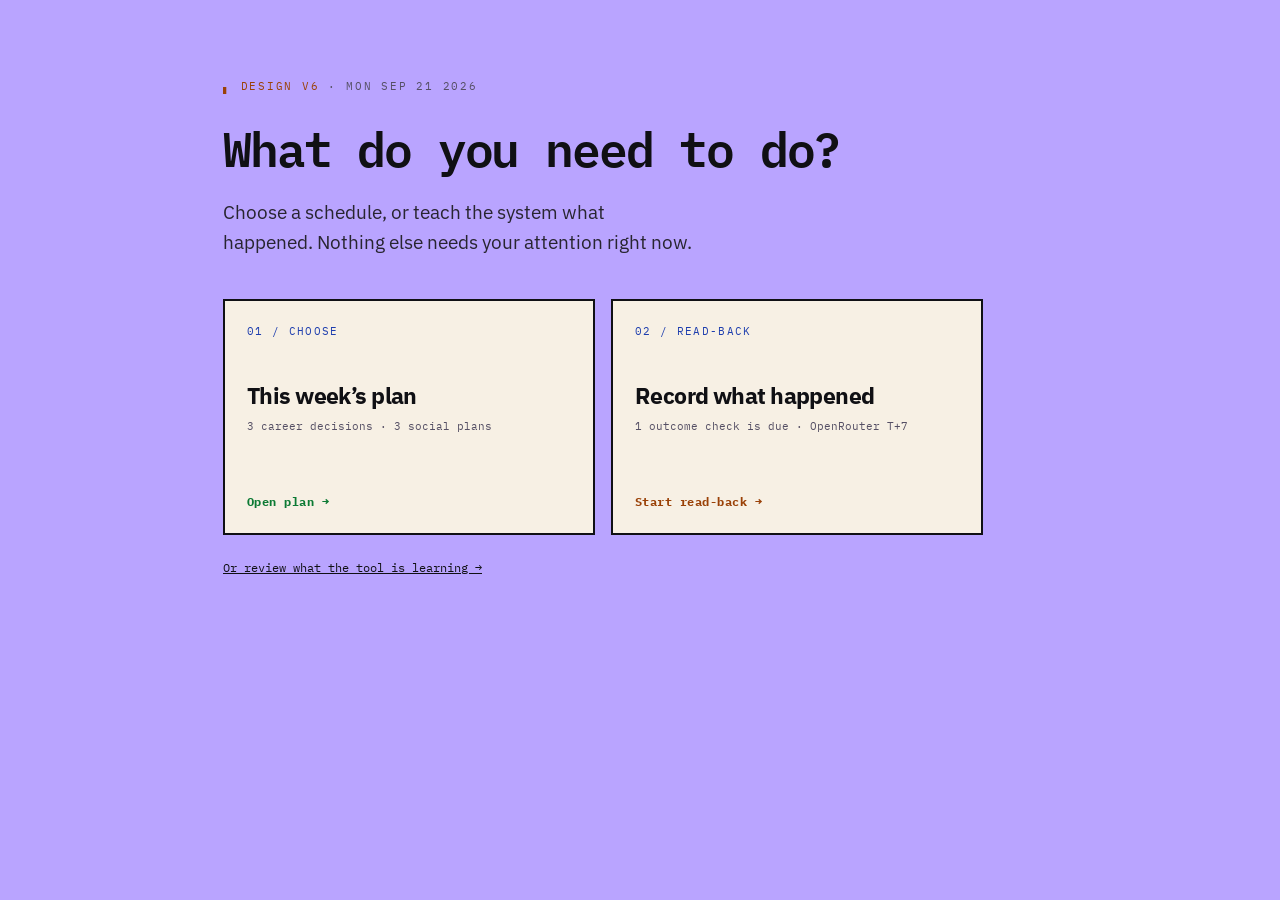
<file: design_v6.html>
<!doctype html>
<html lang="en">
<head>
<meta charset="utf-8">
<meta name="viewport" content="width=device-width,initial-scale=1">
<title>Skip or Go</title>
<link rel="preconnect" href="https://fonts.googleapis.com">
<link rel="preconnect" href="https://fonts.gstatic.com" crossorigin>
<link rel="stylesheet" href="https://fonts.googleapis.com/css2?family=IBM+Plex+Mono:wght@400;500;600&family=IBM+Plex+Sans:wght@400;500;600&display=swap">
<style>
  /* =====================================================================
     AWS Builder Center is the real reference: builder.aws.com is a LIGHT
     system — white ground, near-black hairline-bordered cards, Amazon-
     Ember-style sans body copy, and a Duospace monospace used ONLY for
     code-flavored accents ("if building:", "#hashtag" labels), never for
     body text. Near-black shows up inside specific image/icon panels, not
     as the page chrome. IBM Plex Mono/Sans stand in for the (proprietary)
     AmazonEmberDuospace/Amazon Ember pairing, matching that same division
     of labour. The BART palette stays (that's the product's own signage
     language, independent of AWS's own blue/purple accent), but on a
     light ground a fully-saturated hue fails text contrast, so each BART
     colour gets an "ink" (darkened, AA-safe as text) and "tint" (very
     light, AA-safe as a fill) variant. Decorative, non-text uses — a 3px
     accent bar, a small filled pip, a countdown-pill fill — keep the
     bright hue; text/labels use the ink variant; soft callout boxes use
     the tint. The event-DETAIL screen is the one place that stays dark —
     that's Partiful's borrowed language, not AWS's, and the brief frames
     it as a separate screen on purpose. Its dark palette overrides live
     in the .detail block below, using the SAME variable names, so every
     shared component (risk lines, factor chips, the unblock callout)
     renders correctly in whichever theme it appears in without a second
     copy of its rules. */
  :root{
    color-scheme:light;
    /* Cypherpunk variation: electric lavender replaces TypeUI's lime. The
       background is intentionally assertive, but the reading surfaces stay
       warm and quiet — this is a decision tool, not a security dashboard. */
    --ground:#B9A4FF; --surface:#F7F0E4; --surface-2:#E7DBFF;
    --line:#101014; --line-soft:#2D2936;
    --text:#101014; --muted:#282530; --dim:#554F64;
    --ink:#101014;
    /* BART line colors — the Bay's own signage palette. Bright = decorative
       (bars, pips, fills). *-text = darkened, AA-safe as text on light.
       *-bg / *-border = very light tint + mid border for soft callouts. */
    --go:#00B94F; --part:#FFC400; --block:#E4002B; --data:#2956D9; --cond:#F58025;
    --go-text:#0C7A34; --part-text:#6F5200; --block-text:#B4001F; --data-text:#1E3EAE; --cond-text:#9A4107;
    --go-bg:#E4F7EC; --part-bg:#FFF6DB; --block-bg:#FBE4E7; --data-bg:#E3F3FA; --cond-bg:#FDEBDD;
    --go-border:#B8E6C8; --part-border:#F5DE9A; --block-border:#F0B8C0; --data-border:#B9E0F0; --cond-border:#F5C89A;
    --mono:"IBM Plex Mono",ui-monospace,SFMono-Regular,Menlo,monospace;
    --sans:"IBM Plex Sans",system-ui,-apple-system,"Segoe UI",sans-serif;
    --rail:66px;
  }
  *{box-sizing:border-box}
  html{scroll-behavior:smooth}
  body{margin:0;background:var(--ground);color:var(--text);font-family:var(--sans);
    font-size:15px;line-height:1.55;-webkit-font-smoothing:antialiased}
  a{color:inherit}
  :where(a,button,input,textarea,summary,[tabindex]):focus-visible{
    outline:2px solid var(--data-text);outline-offset:2px;border-radius:2px}
  .vh{position:absolute;width:1px;height:1px;margin:-1px;padding:0;overflow:hidden;
    clip-path:inset(50%);white-space:nowrap}
  .skip-link{position:fixed;top:-60px;left:8px;z-index:20;background:var(--data);color:var(--ink);
    font-family:var(--mono);font-size:12px;padding:9px 14px;border-radius:4px;text-decoration:none}
  .skip-link:focus-visible{top:8px}

  /* ---------- rail — exists to carry state badges ---------- */
  .rail{
    position:fixed;inset-block:0;left:0;width:var(--rail);background:var(--surface);
    border-right:1px solid var(--line);display:flex;flex-direction:column;align-items:center;
    padding-block:18px;gap:4px;z-index:5}
  .mark{font-family:var(--mono);font-size:15px;font-weight:600;color:var(--data-text);
    letter-spacing:-.05em;margin-bottom:14px;user-select:none}
  .rail a{position:relative;width:46px;height:44px;display:grid;place-items:center;border-radius:4px;
    color:var(--dim);text-decoration:none;border-left:2px solid transparent}
  .rail a:hover{color:var(--muted);background:var(--surface-2)}
  .rail a.on{color:var(--data-text);border-left-color:var(--data);background:var(--surface-2)}
  .rail svg{width:19px;height:19px;fill:none;stroke:currentColor;stroke-width:1.6;stroke-linecap:square}
  .rail .badge{position:absolute;top:4px;right:3px;min-width:15px;height:15px;padding:0 3px;
    border-radius:8px;background:var(--cond);color:var(--ink);font-family:var(--mono);
    font-size:9.5px;font-weight:600;display:grid;place-items:center;line-height:1;
    box-shadow:0 0 0 2px var(--surface)}
  .rail .tip{position:absolute;left:54px;white-space:nowrap;background:var(--text);
    border:1px solid var(--text);padding:3px 8px;border-radius:4px;font-family:var(--mono);
    font-size:11px;color:var(--ground);opacity:0;pointer-events:none;transition:opacity .12s;z-index:2}
  .rail a:hover .tip,.rail a:focus-visible .tip{opacity:1}

  .wrap{max-width:1020px;margin:0 auto;padding:40px 26px 80px;margin-left:var(--rail)}

  /* ---------- header ---------- */
  .eyebrow{font-family:var(--mono);font-size:11px;letter-spacing:.16em;text-transform:uppercase;
    color:var(--dim);display:flex;gap:9px;align-items:center;flex-wrap:wrap}
  .eyebrow .tag{color:var(--cond-text)}
  h1{font-family:var(--mono);font-weight:600;font-size:clamp(27px,4.6vw,38px);margin:13px 0 0;
    letter-spacing:-.02em;text-wrap:balance}
  .thesis{font-size:clamp(16px,2.3vw,18.5px);color:var(--muted);max-width:60ch;margin:13px 0 0;
    text-wrap:balance}
  .thesis em{color:var(--text);font-style:normal;font-weight:500}

  /* ---------- status: only things she would act on ---------- */
  .status{margin-top:30px;display:grid;grid-template-columns:repeat(auto-fit,minmax(196px,1fr));
    gap:1px;background:var(--line);border:1px solid var(--line);border-radius:4px;overflow:hidden}
  .cell{background:var(--surface);padding:13px 15px}
  .cell .k{font-family:var(--mono);font-size:10px;letter-spacing:.14em;text-transform:uppercase;color:var(--dim)}
  .cell .v{font-family:var(--mono);font-size:14.5px;font-weight:500;margin-top:5px;font-variant-numeric:tabular-nums}
  .cell .v small{display:block;font-family:var(--sans);font-size:12.5px;color:var(--muted);font-weight:400}
  .v.attn{color:var(--cond-text)} .v.ok{color:var(--go-text)}
  .slots{display:inline-flex;gap:4px;margin-left:8px;vertical-align:2px}
  .slot{width:20px;height:7px;border-radius:1px;background:var(--line-soft);display:inline-block}
  .slot.used{background:var(--go)}

  h2{font-family:var(--mono);font-size:11.5px;font-weight:600;letter-spacing:.16em;
    text-transform:uppercase;color:var(--dim);margin:52px 0 0;scroll-margin-top:24px}
  h2 .n{color:var(--dim);opacity:.55;margin-left:7px}
  .lede{color:var(--muted);max-width:68ch;margin:10px 0 0;font-size:14px}

  /* ---------- verdict stack — never a card grid ---------- */
  .stack{display:flex;flex-direction:column;margin-top:10px}
  .row{display:grid;grid-template-columns:112px 1fr auto;gap:20px;align-items:start;
    padding-block:21px;border-bottom:1px solid var(--line-soft)}
  .row:first-child{border-top:1px solid var(--line-soft)}
  .verdict{font-family:var(--mono);font-weight:600;font-size:12.5px;letter-spacing:.1em;
    padding:5px 0 5px 12px;border-left:3px solid var(--dim);color:var(--dim)}
  .verdict small{display:block;font-size:9.5px;letter-spacing:.08em;color:var(--dim);
    font-weight:400;margin-top:3px;text-transform:none}
  .v-go{border-left-color:var(--go);color:var(--go-text)}
  .v-part{border-left-color:var(--part);color:var(--part-text)}
  /* go_if: orange AND interrupted — the verdict is broken by a condition.
     Distinguishable without color. */
  .v-goif{color:var(--cond-text);border-left:0;position:relative;padding-left:12px}
  .v-goif::before{content:"";position:absolute;left:0;top:2px;bottom:2px;width:3px;
    background:repeating-linear-gradient(to bottom,var(--cond) 0 5px,transparent 5px 10px)}
  .v-skip{border-left-color:var(--line);color:var(--dim)}
  .v-block{border-left-color:var(--block);color:var(--block-text)}

  .title{font-weight:600;font-size:16.5px;line-height:1.3;margin:0;text-wrap:balance}
  .title a{text-decoration:none;border-bottom:1px solid transparent}
  .title a:hover{border-bottom-color:var(--data-text);color:var(--data-text)}
  .row.muted .title{color:var(--muted);font-weight:500}
  .meta{font-family:var(--mono);font-size:11.5px;color:var(--dim);margin-top:6px;
    display:flex;flex-wrap:wrap;gap:4px 9px;align-items:center}
  .meta i{font-style:normal;color:var(--line);user-select:none}
  .src{border:1px solid var(--line);border-radius:4px;padding:0 5px;font-size:10px;
    letter-spacing:.07em;text-transform:uppercase}
  .reason{margin:10px 0 0;color:var(--text);max-width:62ch;font-size:14.5px}
  .row.muted .reason{color:var(--muted)}
  .reason b{color:var(--text);font-weight:600}
  /* the unblocking condition reads as an ACTION, not a caveat */
  .unblock{margin:11px 0 0;display:block;
    border:1px dashed var(--cond-border);background:var(--cond-bg);border-radius:4px;padding:8px 12px;
    font-family:var(--mono);font-size:12px;color:var(--cond-text);max-width:60ch;line-height:1.5}
  .unblock b{font-weight:600;letter-spacing:.06em;margin-right:9px}
  .risk{margin:8px 0 0;font-family:var(--mono);font-size:11.5px;color:var(--part-text);max-width:62ch;line-height:1.55}
  .risk::before{content:"\25B2 ";font-size:9px;vertical-align:1px}
  .flag{margin:8px 0 0;font-family:var(--mono);font-size:11.5px;color:var(--dim);max-width:64ch;
    line-height:1.55;border-left:2px solid var(--line);padding-left:10px}
  .factors{display:flex;flex-wrap:wrap;gap:6px;margin-top:12px}
  .f{font-family:var(--mono);font-size:10.5px;letter-spacing:.04em;border:1px solid var(--line);
    border-radius:4px;padding:3px 7px;color:var(--dim);background:var(--surface);white-space:nowrap}
  .f b{font-weight:500;color:var(--muted)}
  .f.pos{border-color:var(--go-border);color:var(--go-text);background:var(--go-bg)}
  .f.pos b{color:var(--go-text)}
  .f.neg{border-color:var(--block-border);color:var(--block-text);background:var(--block-bg)}
  .f.neg b{color:var(--block-text)}
  .f.rec{border-style:dashed;border-color:var(--dim);color:var(--muted)}
  .pcol{text-align:right;font-family:var(--mono);min-width:76px}
  .p{font-size:25px;font-weight:600;letter-spacing:-.02em;font-variant-numeric:tabular-nums;line-height:1.1}
  .row.muted .p{color:var(--dim)}
  .plabel{font-size:9px;letter-spacing:.11em;text-transform:uppercase;color:var(--dim);margin-top:3px}
  .locked{font-size:9px;color:var(--data-text);letter-spacing:.05em;margin-top:6px}

  /* ---------- skip collapse ---------- */
  .fold{margin-top:22px;border:1px solid var(--line);border-radius:4px;background:var(--surface)}
  .fold-btn{width:100%;display:flex;gap:14px;align-items:center;justify-content:space-between;
    background:none;border:0;color:inherit;text-align:left;padding:16px 18px;cursor:pointer;
    font-family:var(--sans);font-size:14.5px;min-height:44px}
  .fold-btn .n{font-family:var(--mono);font-weight:600;color:var(--muted);font-size:15px}
  .fold-btn .why{color:var(--muted);font-family:var(--mono);font-size:11.5px;letter-spacing:.04em}
  .fold-btn .chev{font-family:var(--mono);font-size:11px;color:var(--dim);white-space:nowrap}
  .fold-btn:hover{background:var(--surface-2)}
  .fold-body{border-top:1px solid var(--line);padding:4px 18px 10px}
  .fold-body[hidden]{display:none}
  .sk{display:grid;grid-template-columns:78px 1fr auto;gap:14px;align-items:baseline;
    padding-block:10px;border-bottom:1px solid var(--line-soft);font-size:13.5px}
  .sk:last-child{border-bottom:0}
  .sk .d{font-family:var(--mono);font-size:11px;color:var(--dim)}
  .sk .t{color:var(--muted);min-width:0;overflow-wrap:anywhere}
  .sk .r{font-family:var(--mono);font-size:10.5px;color:var(--dim);letter-spacing:.06em;text-align:right}

  /* ---------- one honest line, never 59 rows ---------- */
  .suppressed{margin-top:14px;font-family:var(--mono);font-size:12px;color:var(--dim);
    line-height:1.7;border-left:2px solid var(--line);padding-left:12px;max-width:74ch}
  .suppressed b{color:var(--muted);font-weight:500}

  /* ---------- panels ---------- */
  .panel{margin-top:12px;border:1px solid var(--line);border-radius:4px;background:var(--surface);padding:18px 20px}
  .counts{font-family:var(--mono);font-size:11.5px;color:var(--dim);letter-spacing:.03em;line-height:1.75;margin:0}
  .counts b{color:var(--muted);font-weight:500}

  /* ---------- pending hypotheses ---------- */
  .hyp{display:grid;grid-template-columns:1fr 130px;gap:18px;align-items:start;
    padding-block:16px;border-bottom:1px solid var(--line-soft)}
  .hyp:last-of-type{border-bottom:0}
  .hyp p{margin:0;font-size:14.5px;color:var(--text);max-width:64ch;line-height:1.5}
  .hyp .ev{margin-top:7px;font-family:var(--mono);font-size:11px;color:var(--dim);line-height:1.6;max-width:64ch}
  .support{text-align:right;font-family:var(--mono)}
  .pips{display:inline-flex;gap:4px}
  .pip{width:16px;height:6px;border-radius:1px;background:var(--line-soft);
    border:1px solid var(--line-soft)}
  .pip.on{background:var(--data-text);border-color:var(--data-text)}
  .support .c{font-size:11px;color:var(--dim);letter-spacing:.08em;margin-top:6px}
  .support .c b{color:var(--muted);font-weight:500}
  .support .act{font-size:10px;letter-spacing:.08em;margin-top:4px}
  .frozen{margin-top:18px;padding-top:15px;border-top:1px solid var(--line);
    font-family:var(--mono);font-size:11.5px;color:var(--dim);line-height:1.75;max-width:74ch}
  .frozen b{color:var(--muted);font-weight:500}

  /* ---------- read-back: two panes that must not merge ---------- */
  .say label{font-family:var(--mono);font-size:10px;letter-spacing:.14em;text-transform:uppercase;
    color:var(--dim);display:block}
  .say textarea{width:100%;margin-top:9px;min-height:96px;resize:vertical;background:var(--ground);
    border:1px solid var(--line);border-radius:4px;color:var(--text);font-family:var(--sans);
    font-size:15px;line-height:1.6;padding:12px 13px}
  .say textarea::placeholder{color:var(--dim)}
  .say textarea:focus-visible{outline:2px solid var(--data-text);outline-offset:-1px;border-color:var(--data-text)}
  .say-bar{display:flex;gap:10px;flex-wrap:wrap;margin-top:10px;align-items:center}
  /* AWS's own primary CTA ("Join now"): near-black fill, white text, 4px
     radius, compact — not a chunky pill. That shape is reserved for the
     Partiful-borrowed detail screen. */
  .btn{background:var(--ink);border:1px solid var(--ink);border-radius:4px;color:#fff;
    font-family:var(--sans);font-size:13.5px;font-weight:500;letter-spacing:0;
    padding:11px 20px;cursor:pointer;min-height:44px}
  .btn:hover{background:#232B35;border-color:#232B35}
  .btn.ghost{background:var(--ground);border:1px solid var(--line);color:var(--muted);font-weight:400}
  .btn.ghost:hover{background:var(--surface-2);color:var(--text)}

  .panes{display:grid;grid-template-columns:1fr 1fr;gap:26px;margin-top:22px;align-items:start}
  .panes[hidden]{display:none}
  .pane-h{font-family:var(--mono);font-size:11px;letter-spacing:.14em;text-transform:uppercase;
    display:flex;align-items:center;gap:8px}
  .pane-sub{font-family:var(--mono);font-size:11px;color:var(--dim);margin:7px 0 12px;line-height:1.6;max-width:42ch}

  /* Recorded — a solid ledger. Flush, filled, editable. */
  .recorded .pane-h{color:var(--go-text)}
  .rec-list{border:1px solid var(--line);border-radius:4px;background:var(--surface);overflow:hidden}
  .rec{display:grid;grid-template-columns:118px 1fr;gap:12px;align-items:center;padding:10px 13px;
    border-bottom:1px solid var(--line-soft)}
  .rec:last-child{border-bottom:0}
  .rec .k{font-family:var(--mono);font-size:10.5px;color:var(--dim);letter-spacing:.04em;overflow-wrap:anywhere}
  .rec input{width:100%;background:var(--ground);border:1px solid var(--line);border-radius:4px;
    color:var(--text);font-family:var(--mono);font-size:12.5px;padding:7px 9px;min-height:34px}
  .rec input:focus-visible{outline:2px solid var(--go-text);outline-offset:-1px;border-color:var(--go-text)}
  .rec .ro{font-family:var(--mono);font-size:12px;color:var(--muted)}
  .rec-foot{font-family:var(--mono);font-size:11px;color:var(--go-text);margin:10px 0 0;line-height:1.6}

  /* Suspected — a different kind of object: unfilled, hatched, offset, no control. */
  .suspected{padding-left:18px}
  .suspected .pane-h{color:var(--cond-text)}
  .sus{position:relative;margin-bottom:14px;padding:13px 15px;border:1px dashed var(--cond-border);
    border-radius:4px;color:var(--muted);font-size:14px;line-height:1.5;
    background-image:repeating-linear-gradient(135deg,rgba(245,128,37,.09) 0 2px,transparent 2px 9px)}
  .sus q{quotes:none;color:var(--text)}
  .sus .src-note{display:block;font-family:var(--mono);font-size:10.5px;color:var(--dim);margin-top:9px;line-height:1.6}
  .sus .ctr{display:inline-block;font-family:var(--mono);font-size:10px;letter-spacing:.1em;
    color:var(--cond-text);border:1px solid var(--cond-border);border-radius:4px;padding:2px 6px;margin-top:10px}
  .no-approve{font-family:var(--mono);font-size:11px;color:var(--dim);line-height:1.7;margin:0}

  /* ---------- calibration container, honest empty state ---------- */
  .empty{border:1px dashed var(--line);border-radius:4px;padding:20px;margin-top:12px}
  .empty .big{font-family:var(--mono);font-size:22px;font-weight:600;color:var(--muted);
    letter-spacing:-.01em;font-variant-numeric:tabular-nums}
  .empty .big span{color:var(--dim);font-size:14px;font-weight:400;letter-spacing:.06em}
  .ghost-rows{margin-top:16px;display:flex;flex-direction:column;gap:7px}
  .ghost-row{height:10px;border-radius:1px;background:repeating-linear-gradient(90deg,
    var(--line-soft) 0 22px,transparent 22px 30px)}
  .ghost-row.real{background:var(--data-text);width:11%}

  .principles{margin-top:56px;border-top:1px solid var(--line);padding-top:24px;
    display:grid;grid-template-columns:repeat(auto-fit,minmax(215px,1fr));gap:20px 28px}
  .principles p{margin:0;font-family:var(--mono);font-size:12px;line-height:1.65;color:var(--muted)}
  .principles p::before{content:"";display:block;width:16px;height:2px;background:var(--data-text);margin-bottom:8px}
  .foot{margin-top:30px;font-family:var(--mono);font-size:10.5px;color:var(--dim);line-height:1.8;max-width:78ch}

  /* ---------- Cypherpunk experiment: the weekly system ----------
     Lavender is the field. Warm paper panels contain the actual reading. This
     gives the state machine a more personal, technical character without
     turning every SKIP into a threat. The event-detail screen below deliberately
     opts out: it is still the separate, Partiful-borrowed dark mode. */
  .week{min-height:100vh;background:var(--ground)}
  body:not(.on-detail) .rail{border-right-width:2px;background:var(--surface)}
  body:not(.on-detail) .rail a{border-radius:0}
  body:not(.on-detail) .rail a.on{border-left-width:4px;background:var(--surface-2)}
  .week .eyebrow .tag{display:inline-block;background:var(--ink);color:var(--ground);padding:2px 6px}
  .week h1{letter-spacing:-.04em}
  .week h2{display:table;background:var(--ink);color:var(--surface);padding:4px 7px;margin-top:54px}
  .week h2 .n{color:var(--ground);opacity:1}
  .week .status{gap:2px;border-width:2px;border-radius:0}
  .week .cell{background:var(--surface)}
  /* One paper stack, never a grid of paper cards: the decision remains a
     continuous queue, but its text no longer has to compete with the field. */
  .week .stack{background:var(--surface);border:2px solid var(--line);padding-inline:16px}
  .week .row{border-bottom-width:2px}
  .week .row:first-child{border-top-width:2px}
  .week .fold,.week .panel,.week .rec-list,.week .empty{border-width:2px;border-radius:0}
  .week .fold-btn:hover{background:var(--surface-2)}
  .week .src,.week .f,.week .unblock,.week .sus,.week .sus .ctr,
  .week .say textarea,.week .rec input{border-radius:0}
  .week .src,.week .f{border-width:1px}
  .week .btn{border-radius:0;font-family:var(--mono);font-size:12px;letter-spacing:.04em}
  .week .btn.ghost{border-width:2px}
  .week .pip{border-radius:0}
  .week .principles{border-top-width:2px}
  .week .principles p::before{width:24px;height:3px;background:var(--ink)}
  .readback-page .say{max-width:860px}
  .readback-due{display:flex;align-items:center;justify-content:space-between;gap:16px;
    padding:12px 14px;margin-bottom:20px;border:2px solid var(--ink);background:var(--surface-2)}
  .readback-due .due-k{font-family:var(--mono);font-size:10px;letter-spacing:.12em;color:var(--cond-text)}
  .readback-due strong{display:block;margin-top:2px;font-size:15px}.readback-due span:last-child{font-family:var(--mono);font-size:11px;color:var(--dim)}

  /* ---------- v5 information architecture ---------- */
  .home{display:none;min-height:100vh;background:var(--ground);padding:40px 26px 80px;margin-left:var(--rail)}
  .home-inner{max-width:900px;margin:0 auto;padding-top:38px}
  .home h1{margin-top:16px;font-size:clamp(32px,5vw,48px);letter-spacing:-.045em}
  .home .thesis{font-size:19px;max-width:52ch}
  .home-actions{display:grid;grid-template-columns:1fr 1fr;gap:16px;margin-top:42px;max-width:760px}
  .home-action{min-height:236px;border:2px solid var(--ink);background:var(--surface);color:var(--text);
    text-decoration:none;padding:22px;display:flex;flex-direction:column;align-items:flex-start}
  .home-action:hover{background:var(--surface-2)}
  .home-action .action-k{font-family:var(--mono);font-size:11px;letter-spacing:.12em;color:var(--data-text)}
  .home-action strong{font-size:23px;line-height:1.16;margin-top:42px;letter-spacing:-.025em}
  .home-action span:not(.action-k){font-family:var(--mono);font-size:11px;color:var(--dim);margin-top:9px;line-height:1.5}
  .home-action b{font-family:var(--mono);font-size:12px;letter-spacing:.04em;margin-top:auto}
  .choose-action b{color:var(--go-text)} .readback-action b{color:var(--cond-text)}
  .learn-link{display:inline-block;margin-top:24px;color:var(--text);font-family:var(--mono);font-size:12px}
  .week-picker{margin-top:30px;border:2px solid var(--ink);background:var(--surface);display:flex;
    align-items:stretch;width:max-content;max-width:100%;font-family:var(--mono)}
  .week-picker>div{padding:8px 20px;display:grid;gap:0;min-width:160px;border-inline:2px solid var(--ink)}
  .picker-k{font-size:9px;letter-spacing:.14em;color:var(--dim)}
  .week-picker strong{font-size:14px;line-height:1.3}.week-picker small{font-size:10px;color:var(--dim)}
  .week-arrow{appearance:none;border:0;background:var(--ink);color:var(--surface);width:42px;font:600 16px var(--mono);cursor:pointer}
  .week-arrow:hover{background:#2D2936}
  .week-jump{appearance:none;border:0;border-left:2px solid var(--ink);background:var(--surface);color:var(--dim);
    font:11px var(--mono);padding-inline:14px;cursor:pointer}
  .week-jump:hover,.week-jump.on{background:var(--surface-2);color:var(--text);font-weight:600}
  .week-picker + h2{margin-top:30px}
  /* The choose queue answers exactly four questions: verdict, what, when, why.
     Everything else is held for the detail page. */
  .choose-page .status{display:none}
  .choose-page .row{grid-template-columns:112px 1fr;gap:20px;padding-block:18px}
  .choose-page .row .meta,.choose-page .row .factors,.choose-page .row .risk,
  .choose-page .row .flag,.choose-page .row .pcol{display:none}
  .choose-page .row .reason{margin-top:5px;font-size:14px;max-width:65ch}
  .choose-page .title{font-size:18px}
  .choose-page .fold{margin-top:16px}.choose-page .suppressed{display:none}
  .choose-page .v-skip{border-left-color:var(--line)}
  /* v5 keeps the planning page intentionally legible at a glance. The
     calendar answers "when?" before the queue asks "should I?". Career
     events, social plans, and set-asides share one row language, but never
     pretend to have the same purpose. */
  .legacy-choose{display:none}
  .v5-plan{max-width:900px}
  .plan-calendar{margin-top:30px;border:2px solid var(--ink);background:var(--surface);max-width:760px}
  .calendar-top{display:flex;align-items:center;justify-content:space-between;gap:12px;padding:13px 15px;border-bottom:2px solid var(--ink)}
  .calendar-top strong{font-family:var(--mono);font-size:15px;letter-spacing:-.02em}
  .calendar-arrow{appearance:none;width:34px;height:30px;border:1px solid var(--ink);background:var(--surface);font:600 15px var(--mono);cursor:pointer}
  .calendar-arrow:hover{background:var(--surface-2)}
  .week-options{display:grid;grid-template-columns:repeat(3,1fr)}
  .week-choice{appearance:none;min-height:75px;border:0;border-right:1px solid var(--line);background:var(--surface);padding:11px 13px;text-align:left;color:var(--text);cursor:pointer}
  .week-choice:last-child{border-right:0}.week-choice:hover,.week-choice.on{background:var(--surface-2)}
  .week-choice.on{box-shadow:inset 0 -4px 0 var(--data-text)}
  .week-choice span,.date-jump label{display:block;font:10px var(--mono);letter-spacing:.11em;color:var(--dim)}
  .week-choice strong{display:block;margin-top:4px;font:600 13px var(--mono);letter-spacing:-.03em}
  .date-jump{display:flex;align-items:center;gap:10px;border-top:1px solid var(--line);padding:10px 13px}
  .date-jump input{border:1px solid var(--ink);background:var(--surface);padding:7px 9px;font:12px var(--mono);color:var(--text)}
  .date-jump p{margin:0 0 0 auto;font-size:12px;color:var(--dim);max-width:36ch;line-height:1.35}
  .v5-plan h2{margin-top:38px}
  .section-note{font-family:var(--mono);font-size:11px;color:var(--dim);margin:10px 0 0;line-height:1.6;max-width:75ch}
  .plan-stack{margin-top:12px;border:2px solid var(--ink);background:var(--surface);padding-inline:16px}
  .plan-row{display:grid;grid-template-columns:112px 1fr auto;gap:20px;padding:18px 0;border-bottom:2px solid var(--line-soft)}
  .plan-row:first-child{border-top:2px solid var(--line-soft)}.plan-row:last-child{border-bottom:0}
  .plan-label{font:600 12px var(--mono);letter-spacing:.1em;padding:5px 0 5px 12px;border-left:3px solid var(--line);color:var(--dim)}
  .plan-label.go{border-color:var(--go);color:var(--go-text)}.plan-label.part{border-color:var(--part);color:var(--part-text)}
  .plan-label.social{border-color:var(--data);color:var(--data-text)}.plan-label.skip{border-color:var(--line);color:var(--dim)}
  .plan-title{font-size:18px;line-height:1.25;font-weight:600;margin:0}.plan-title a{text-decoration:none}.plan-title a:hover{color:var(--data-text);text-decoration:underline;text-underline-offset:3px}
  .plan-meta{font:11px var(--mono);color:var(--dim);margin-top:5px}.plan-reason{font-size:14px;margin:5px 0 0;color:var(--muted);max-width:65ch}
  .plan-score{font-family:var(--mono);text-align:right;min-width:56px;padding-top:2px}.plan-score b{display:block;font-size:22px;line-height:1;color:var(--text);letter-spacing:-.06em}.plan-score span{display:block;margin-top:5px;font-size:9px;letter-spacing:.1em;color:var(--dim)}
  .plan-score.go b{color:var(--go-text)}.plan-score.part b{color:var(--part-text)}
  .social-band{margin-top:40px;background:var(--surface-2);border:2px solid var(--ink);padding:0 16px 16px}.social-band h2{margin-top:0;transform:translateY(-1px)}
  .social-band .plan-stack{margin-top:12px;border-color:var(--ink)}
  .social-band .plan-row{border-color:var(--line-soft)}
  .social-band .plan-title{font-size:17px}.social-band .plan-reason{color:var(--muted)}
  .set-aside{margin-top:40px}.set-aside .plan-title{font-size:16px;font-weight:500}.set-aside .plan-row{padding-block:15px}
  .set-aside .plan-reason{font-size:13.5px}
  .learning-intro{max-width:72ch;margin-top:10px;padding:14px 16px;background:var(--surface-2);border-left:4px solid var(--data-text);font-size:14px;color:var(--muted)}
  .about-page{max-width:880px}.about-page .panel{max-width:860px}.about-page h3{font:600 16px var(--mono);letter-spacing:-.03em;margin:0}.about-page .panel p{max-width:70ch;color:var(--muted)}
  .loop{display:grid;grid-template-columns:repeat(4,1fr);gap:2px;background:var(--ink);border:2px solid var(--ink);margin-top:16px}.loop div{background:var(--surface);padding:15px;min-height:115px}.loop b{display:block;font:600 11px var(--mono);letter-spacing:.1em;color:var(--data-text)}.loop span{display:block;margin-top:8px;font-size:13px;line-height:1.4;color:var(--muted)}
  body.page-home .home{display:block}
  body.page-home .week,body.page-home .rail{display:none}
  body.page-choose .readback-page,body.page-choose .learn-page,body.page-choose .about-page{display:none}
  body.page-readback .choose-page,body.page-readback .learn-page,body.page-readback .about-page{display:none}
  body.page-learn .choose-page,body.page-learn .readback-page,body.page-learn .about-page{display:none}
  body.page-about .choose-page,body.page-about .readback-page,body.page-about .learn-page{display:none}
  body.on-detail .home{display:none}

  /* ================= DETAIL SCREEN — same system, tighter focus =================
     Partiful's useful contribution was the single-event concentration, not the
     dark skin. The sheet below is therefore the same lavender field and warm
     paper used by Choose / Read-back, just at a more deliberate scale. */
  .detail{
    --ground:#B9A4FF; --surface:#F7F0E4; --surface-2:#E7DBFF;
    --line:#101014; --line-soft:#2D2936;--text:#101014;--muted:#282530;--dim:#554F64;
    --ink:#101014;--go-text:#0C7A34;--part-text:#6F5200;--block-text:#B4001F;--data-text:#1E3EAE;--cond-text:#9A4107;
    --go-bg:#E4F7EC;--part-bg:#FFF6DB;--block-bg:#FBE4E7;--data-bg:#E3F3FA;--cond-bg:#FDEBDD;
    --go-border:#B8E6C8;--part-border:#F5DE9A;--block-border:#F0B8C0;--data-border:#B9E0F0;--cond-border:#F5C89A;
    color-scheme:light;background:var(--ground);color:var(--text);
    display:none;min-height:100vh;position:relative;isolation:isolate}
  body.on-detail{background:#B9A4FF}
  body.on-detail .detail{display:block}
  body.on-detail .week,body.on-detail .rail{display:none}
  .glow{display:none}
  .sheet{max-width:740px;margin:32px auto 80px;padding:24px 28px 46px;background:var(--surface);border:2px solid var(--ink)}
  .back{display:inline-flex;align-items:center;gap:8px;font-family:var(--mono);font-size:11.5px;
    letter-spacing:.08em;color:var(--surface);background:var(--ink);text-decoration:none;padding:8px 10px;min-height:40px}
  .back:hover{background:#2D2936;color:var(--surface)}
  .d-eyebrow{margin-top:24px;display:flex;gap:8px;justify-content:flex-start;flex-wrap:wrap;
    font-family:var(--mono);font-size:10.5px;letter-spacing:.12em;text-transform:uppercase;color:var(--dim)}
  .d-title{font-family:var(--mono);font-weight:600;font-size:clamp(26px,6.4vw,40px);line-height:1.12;
    letter-spacing:-.025em;text-align:left;margin:16px 0 0;text-wrap:balance;overflow-wrap:anywhere}
  /* The route lands focus on the heading for screen readers; it is not a control. */
  .d-title:focus{outline:none}
  .d-when{text-align:left;margin-top:22px;font-family:var(--mono)}
  .d-when .day{font-size:clamp(20px,4.6vw,27px);font-weight:600;letter-spacing:-.01em}
  .d-when .hrs{font-size:clamp(20px,4.6vw,27px);font-weight:400;color:var(--muted);letter-spacing:-.01em}
  .d-where{text-align:left;margin-top:9px;font-family:var(--mono);font-size:12.5px;color:var(--dim);line-height:1.7}
  .d-where b{color:var(--muted);font-weight:400}

  /* the verdict card — decision leads, probability demoted */
  .d-verdict{margin-top:30px;border:2px solid var(--line);border-radius:0;background:var(--surface-2);
    padding:20px 22px;display:grid;grid-template-columns:1fr auto;gap:18px;align-items:start}
  .d-verdict .lab{font-family:var(--mono);font-size:19px;font-weight:600;letter-spacing:.06em}
  .d-verdict .sub{font-family:var(--mono);font-size:10.5px;letter-spacing:.1em;color:var(--dim);margin-top:5px}
  .d-verdict .txt{margin:12px 0 0;font-size:15px;color:var(--text);max-width:52ch}
  .d-p{text-align:right;font-family:var(--mono);min-width:82px}
  .d-p .n{font-size:27px;font-weight:600;font-variant-numeric:tabular-nums;letter-spacing:-.02em;
    transition:color .18s}
  .d-p .l{font-size:9px;letter-spacing:.11em;text-transform:uppercase;color:var(--dim);margin-top:3px}
  .d-p .delta{font-size:10.5px;letter-spacing:.05em;margin-top:6px;min-height:14px}
  .delta.up{color:var(--go)} .delta.down{color:var(--part)}

  /* the big chunky pills */
  .pills{display:grid;grid-template-columns:1fr 1fr;gap:12px;margin-top:26px}
  .pill{appearance:none;border:2px solid var(--line);background:var(--surface);color:var(--text);
    font-family:var(--mono);font-size:15px;font-weight:600;letter-spacing:.04em;
    border-radius:0;padding:18px 16px;min-height:62px;cursor:pointer;transition:background .15s,border-color .15s}
  .pill:hover{background:var(--surface-2)}
  .pill.want[aria-pressed="true"]{background:var(--go-bg);border-color:var(--go);color:var(--go-text)}
  .pill.pass[aria-pressed="true"]{background:var(--ink);border-color:var(--ink);color:var(--surface)}
  .pill .s{display:block;font-size:10px;font-weight:400;letter-spacing:.08em;color:var(--dim);margin-top:5px}
  .pill[aria-pressed="true"] .s{color:inherit;opacity:.72}

  /* ---------- the context strip: three taps, one gesture ---------- */
  .ctx{margin-top:22px;border:2px solid var(--go-border);border-radius:0;background:var(--go-bg);padding:18px 20px}
  .ctx[hidden]{display:none}
  .ctx h3{margin:0;font-family:var(--mono);font-size:11px;letter-spacing:.14em;text-transform:uppercase;
    color:var(--go-text);font-weight:600}
  .ctx .note{font-family:var(--mono);font-size:11px;color:var(--dim);margin:8px 0 0;line-height:1.65;max-width:52ch}
  .qs{display:flex;flex-direction:column;gap:10px;margin-top:16px}
  .q{display:flex;gap:12px;align-items:center;justify-content:space-between;flex-wrap:wrap}
  .q .lab{font-size:14.5px;color:var(--text);padding:0;min-width:0}
  .seg{display:inline-flex;border:1px solid var(--line);border-radius:0;overflow:hidden;background:var(--surface)}
  .seg label{position:relative;font-family:var(--mono);font-size:12.5px;letter-spacing:.06em;
    color:var(--muted);padding:0 18px;min-height:44px;display:grid;place-items:center;cursor:pointer}
  .seg input{position:absolute;opacity:0;width:1px;height:1px}
  .seg label:has(input:checked){background:var(--go);color:#04180C;font-weight:600}
  .seg label:has(input:focus-visible){outline:2px solid var(--data);outline-offset:-2px}
  .seg label:hover:not(:has(input:checked)){background:var(--surface-2);color:var(--text)}
  .recomputed{margin:16px 0 0;font-family:var(--mono);font-size:12px;color:var(--muted);
    line-height:1.7;border-top:1px solid #16311F;padding-top:13px;min-height:22px}
  .recomputed b{color:var(--text);font-weight:500}
  .recomputed .rec-unweighted{color:var(--cond)}

  .passed{margin-top:22px;border:2px solid var(--line);border-radius:0;background:var(--surface-2);
    padding:18px 20px;font-size:14.5px;color:var(--muted);line-height:1.6}
  .passed[hidden]{display:none}
  .passed b{color:var(--text);font-weight:600}
  .passed .alt{display:block;margin-top:12px;font-family:var(--mono);font-size:11.5px;color:var(--dim);line-height:1.7}
  .gatebox{margin-top:14px;font-family:var(--mono);font-size:11.5px;color:var(--dim);line-height:1.7}
  .gatebox button{background:none;border:1px solid var(--line);border-radius:2px;color:var(--muted);
    font-family:var(--mono);font-size:11.5px;padding:9px 12px;min-height:40px;cursor:pointer;margin-top:8px}
  .gatebox button:hover{background:var(--surface-2);color:var(--text)}

  .d-why{margin-top:28px}
  .d-why h3{font-family:var(--mono);font-size:10.5px;letter-spacing:.14em;text-transform:uppercase;
    color:var(--dim);margin:0 0 12px;font-weight:600}
  .d-raw{font-family:var(--mono);font-size:11px;color:var(--dim);line-height:1.8;margin:14px 0 0;
    overflow-wrap:anywhere;border-left:2px solid var(--line);padding-left:11px}
  .d-out{margin-top:26px;text-align:center}
  .d-out a{font-family:var(--mono);font-size:12px;color:var(--data);letter-spacing:.06em;
    display:inline-block;padding:12px;min-height:44px}

  @media (max-width:820px){
    .panes{grid-template-columns:1fr;gap:30px}
    .suspected{padding-left:0}
  }
  @media (max-width:760px){
    .rail{position:static;width:auto;flex-direction:row;inset:auto;border-right:0;
      border-bottom:1px solid var(--line);padding:8px 10px;justify-content:flex-start;gap:2px;
      overflow-x:auto}
    .mark{margin:0 10px 0 0;align-self:center}
    .rail a{border-left:0;border-bottom:2px solid transparent;height:40px;flex:0 0 auto}
    .rail a.on{border-left-color:transparent;border-bottom-color:var(--data)}
    .rail .tip{display:none}
    .wrap{margin-left:0;padding:26px 16px 70px}
    .row{grid-template-columns:1fr;gap:12px}
    .pcol{text-align:left;display:flex;gap:10px;align-items:baseline}
    .plabel,.locked{margin-top:0}
    .hyp{grid-template-columns:1fr;gap:12px}
    .support{text-align:left}
    .sk{grid-template-columns:1fr;gap:3px}
    .sk .r{text-align:left}
    .rec{grid-template-columns:1fr;gap:5px}
    .d-verdict{grid-template-columns:1fr}
    .d-p{text-align:left;display:flex;gap:10px;align-items:baseline;flex-wrap:wrap}
    .d-p .l,.d-p .delta{margin-top:0}
    .sheet{padding:16px 16px 80px}
    .q{align-items:flex-start;flex-direction:column;gap:8px}
    .seg{width:100%}
    .seg label{flex:1 1 0}
    .home{margin-left:0;padding:26px 16px 70px}.home-inner{padding-top:8px}
    .home-actions{grid-template-columns:1fr;margin-top:30px}.home-action{min-height:180px}
    .plan-row{grid-template-columns:78px 1fr;gap:13px}.plan-score{grid-column:2;text-align:left;display:flex;gap:8px;align-items:baseline;padding-top:0}.plan-score span{margin:0}
    .loop{grid-template-columns:1fr 1fr}.date-jump{align-items:flex-start;flex-wrap:wrap}.date-jump p{margin:0;flex-basis:100%}
    .week-picker{width:100%;flex-wrap:wrap}.week-picker>div{min-width:0;flex:1}
    .week-jump{min-height:42px;flex:1 1 50%;border-top:2px solid var(--ink);border-left:0}
  }
  @media (prefers-reduced-motion:reduce){
    html{scroll-behavior:auto}
    *{animation:none!important;transition:none!important}
  }
</style>
</head>
<body>
<a class="skip-link" href="#content">Skip to this week's verdicts</a>

<nav class="rail" aria-label="Sections">
  <div class="mark" aria-hidden="true">S/G</div>
  <a href="#/choose" class="on" data-route="choose"><svg viewBox="0 0 20 20" aria-hidden="true"><rect x="2.5" y="4" width="15" height="13"/><path d="M2.5 8h15M6.5 2v3M13.5 2v3"/><rect x="5.5" y="11" width="3" height="3" fill="currentColor" stroke="none"/></svg>
    <span class="vh">Choose</span><span class="tip" aria-hidden="true">Choose</span></a>
  <a href="#/readback" data-route="readback"><svg viewBox="0 0 20 20" aria-hidden="true"><path d="M3 4.5h14v9H8l-4 3.5V13.5H3z"/><path d="M6.5 8h7M6.5 10.5h4"/></svg>
    <span class="badge" aria-hidden="true">1</span><span class="vh">Read-back — 1 due</span>
    <span class="tip" aria-hidden="true">Read-back · 1 due</span></a>
  <a href="#/learn" data-route="learn"><svg viewBox="0 0 20 20" aria-hidden="true"><path d="M10 2.5a5 5 0 0 0-3 9v2h6v-2a5 5 0 0 0-3-9z"/><path d="M8 17h4"/></svg>
    <span class="badge" aria-hidden="true">5</span><span class="vh">Learn</span>
    <span class="tip" aria-hidden="true">Learn · 5 open</span></a>
  <a href="#/about" data-route="about"><svg viewBox="0 0 20 20" aria-hidden="true"><circle cx="10" cy="10" r="7.5"/><path d="M10 9v5M10 6.2v.1"/></svg>
    <span class="vh">Why this exists</span><span class="tip" aria-hidden="true">Why this exists</span></a>
</nav>

<main class="home" id="home" aria-label="Skip or Go home">
  <div class="home-inner">
    <div class="eyebrow"><span class="tag">&#9622; DESIGN v6</span><span>&middot;</span><span>Mon Sep 21 2026</span></div>
    <h1>What do you need to do?</h1>
    <p class="thesis">Choose a schedule, or teach the system what happened. Nothing else needs your attention right now.</p>
    <div class="home-actions">
      <a class="home-action choose-action" href="#/choose"><span class="action-k">01 / CHOOSE</span><strong>This week&rsquo;s plan</strong><span>3 career decisions &middot; 3 social plans</span><b>Open plan &rarr;</b></a>
      <a class="home-action readback-action" href="#/readback"><span class="action-k">02 / READ-BACK</span><strong>Record what happened</strong><span>1 outcome check is due &middot; OpenRouter T+7</span><b>Start read-back &rarr;</b></a>
    </div>
    <a class="learn-link" href="#/learn">Or review what the tool is learning &rarr;</a>
  </div>
</main>

<div class="week">
<div class="wrap">

<section class="choose-page page">
  <div class="v5-plan">
    <header>
      <div class="eyebrow"><span class="tag">&#9622; CHOOSE</span><span>&middot;</span><span>Plan by week</span></div>
      <h1>Choose your week</h1>
      <p class="thesis">Watching people instead of watching events. Build your week around rooms that can change something.</p>
    </header>

    <section class="plan-calendar" aria-label="Plan week browser">
      <div class="calendar-top"><button class="calendar-arrow" type="button" aria-label="Previous month">&larr;</button><strong>September 2026</strong><button class="calendar-arrow" type="button" aria-label="Next month">&rarr;</button></div>
      <div class="week-options" role="group" aria-label="Nearby weeks">
        <button class="week-choice" type="button" data-v6-week="last"><span>LAST WEEK</span><strong>Sep 14 &ndash; 20</strong></button>
        <button class="week-choice on" type="button" data-v6-week="current"><span>THIS WEEK</span><strong>Sep 21 &ndash; 27</strong></button>
        <button class="week-choice" type="button" data-v6-week="next"><span>NEXT WEEK</span><strong>Sep 28 &ndash; Oct 4</strong></button>
      </div>
      <div class="date-jump"><label for="plan-date">Jump to any week</label><input id="plan-date" type="date" value="2026-09-21"><p id="v5Chosen">This week, Monday Sep 21 &ndash; Sunday Sep 27</p></div>
    </section>

    <h2 id="careerHeading">Career / professional <span class="n">3 decisions</span></h2>
    <p class="section-note">These are the only events that get a verdict and, when attended, an outcome check.</p>
    <div class="plan-stack" id="careerStack">
      <article class="plan-row"><div class="plan-label go">GO</div><div><h3 class="plan-title"><a href="#/e/cc-sf">Claude Code Workshop with Provectus</a></h3><div class="plan-meta">MON SEP 21 &middot; 13:00 &middot; SAN FRANCISCO</div><p class="plan-reason">You would be doing the thing, not watching it. The RSVP is closed, so treat this as one workshop decision with the duplicate listing below it.</p></div><div class="plan-score go"><b>0.40</b><span>SCORE</span></div></article>
      <article class="plan-row"><div class="plan-label go">GO</div><div><h3 class="plan-title"><a href="#/e/cw-sf">Claude Workshop with Provectus</a></h3><div class="plan-meta">MON SEP 21 &middot; 13:00 &middot; SAN FRANCISCO</div><p class="plan-reason">Same host, same time, same opportunity. It should not consume a second place in your head.</p></div><div class="plan-score go"><b>0.40</b><span>SCORE</span></div></article>
      <article class="plan-row"><div class="plan-label part">PART</div><div><h3 class="plan-title"><a href="#/e/waymo">-1 to Waymo with Dmitri Dolgov</a></h3><div class="plan-meta">MON SEP 21 &middot; 14:30 &middot; SAN FRANCISCO</div><p class="plan-reason">The room is relevant; the talk is spectator. Go for the twenty minutes after it ends, not the programme.</p></div><div class="plan-score part"><b>0.17</b><span>SCORE</span></div></article>
    </div>

    <section class="social-band" id="socialSection" aria-labelledby="social-title">
      <h2 id="social-title">Social / cohort <span class="n">for the group</span></h2>
      <p class="section-note">These are plans for fun, belonging, and showing up. They are not career bets, so there is no score and no read-back.</p>
      <div class="plan-stack" id="socialStack">
        <article class="plan-row"><div class="plan-label social">SOCIAL</div><div><h3 class="plan-title"><a href="https://haas.campusgroups.com/rsvp_boot?id=2251308" target="_blank" rel="noreferrer">EWMBAA East Bay Fall Social</a></h3><div class="plan-meta">SAT SEP 26 &middot; 18:00 &middot; EMERYVILLE</div><p class="plan-reason">For your cohort on a Saturday night. Put it on the plan if you want the group time; nothing needs to be proved afterward.</p></div></article>
        <article class="plan-row"><div class="plan-label social">SOCIAL</div><div><h3 class="plan-title"><a href="https://haas.campusgroups.com/rsvp_boot?id=2251366" target="_blank" rel="noreferrer">ABC Mid-Autumn Festival Picnic</a></h3><div class="plan-meta">THU SEP 24 &middot; 16:30 &middot; BAY AREA</div><p class="plan-reason">A community plan, not a networking calculation.</p></div></article>
        <article class="plan-row"><div class="plan-label social">SOCIAL</div><div><h3 class="plan-title"><a href="https://haas.campusgroups.com/rsvp_boot?id=2251350" target="_blank" rel="noreferrer">FTMBA Alumni Mixer</a></h3><div class="plan-meta">SAT SEP 26 &middot; 17:00 &middot; BAY AREA</div><p class="plan-reason">Go only if the group energy sounds good. No contact target, no follow-up ledger.</p></div></article>
      </div>
    </section>

    <section class="set-aside" id="asideSection" aria-labelledby="aside-title">
      <h2 id="aside-title">Set aside <span class="n">14 events</span></h2>
      <p class="section-note">A decision has already been made. They use the same readable row as a Go, so the reason is visible without opening an audit trail.</p>
      <div class="plan-stack" id="asideStack">
        <article class="plan-row"><div class="plan-label skip">SKIP</div><div><h3 class="plan-title"><a href="https://lu.ma/5cewfkx1" target="_blank" rel="noreferrer">Codex Community Meetup &mdash; San Francisco</a></h3><div class="plan-meta">TUE SEP 22 &middot; 18:00</div><p class="plan-reason">Below the bar: participant room, on-target people, but 394 RSVPs dilute the chance of a useful conversation.</p></div></article>
        <article class="plan-row"><div class="plan-label skip">SKIP</div><div><h3 class="plan-title"><a href="https://haas.campusgroups.com/rsvp_boot?id=2251378" target="_blank" rel="noreferrer">Speak with Nnamdi Iregbulem, Partner at Lightspeed Ventures</a></h3><div class="plan-meta">WED SEP 23 &middot; 16:30</div><p class="plan-reason">Spectator format. The seniority of the speaker does not make the room participatory.</p></div></article>
        <article class="plan-row"><div class="plan-label skip">SKIP</div><div><h3 class="plan-title"><a href="https://haas.campusgroups.com/rsvp_boot?id=2251379" target="_blank" rel="noreferrer">Alumni Chat with Matt Friend, former CFO of Nike</a></h3><div class="plan-meta">THU SEP 24 &middot; 13:30 &middot; HAAS</div><p class="plan-reason">Spectator format. Interesting is not enough to take a limited professional slot.</p></div></article>
        <article class="plan-row"><div class="plan-label skip">SKIP</div><div><h3 class="plan-title"><a href="https://lu.ma/claude-av7h" target="_blank" rel="noreferrer">New York | Building with Claude: AI for Impact &amp; Climate</a></h3><div class="plan-meta">TUE SEP 22 &middot; 09:30</div><p class="plan-reason">Quota full. The listing also lacks location data, so it was incorrectly allowed to compete for a Bay Area slot.</p></div></article>
      </div>
    </section>
  </div>

  <div class="legacy-choose">
  <header>
    <div class="eyebrow"><span class="tag">&#9622; CHOOSE</span><span>&middot;</span>
      <span>Mon Sep 21 2026</span><span>&middot;</span><span>phase: build</span><span>&middot;</span>
      <span>scan 07:40 UTC</span></div>
    <h1>Choose your week</h1>
    <p class="thesis">Make the schedule small enough to keep. Open an event only when you want the evidence behind its verdict.</p>
  </header>

  <section class="status" aria-label="Status">
    <div class="cell"><div class="k">slots left</div>
      <div class="v ok">2 of 2<span class="slots" aria-hidden="true"><i class="slot"></i><i class="slot"></i></span>
      <small>phase: build</small></div></div>
    <div class="cell"><div class="k">next commitment</div>
      <div class="v">&mdash;<small>nothing confirmed</small></div></div>
    <div class="cell"><div class="k">rsvp closing</div>
      <div class="v attn">closed<small>both Monday workshops sold out</small></div></div>
    <div class="cell"><div class="k">outcome checks due</div>
      <div class="v attn" id="checks">1<small>OpenRouter, T+7 Fri Sep 25</small></div></div>
  </section>

  <div class="week-picker" aria-label="Choose a week">
    <button type="button" class="week-arrow" id="prevWeek" aria-label="Previous week">&larr;</button>
    <div><span class="picker-k">PLAN</span><strong id="weekLabel">This week</strong><small id="weekRange">Sep 21 &ndash; 27</small></div>
    <button type="button" class="week-arrow" id="nextWeek" aria-label="Next week">&rarr;</button>
    <button type="button" class="week-jump on" data-week="current">This week</button>
    <button type="button" class="week-jump" data-week="next">Next week</button>
  </div>

  <h2 id="content" tabindex="-1">This week &mdash; verdicts <span class="n">4 live</span></h2>
  <p class="lede">Monday 21 &ndash; Sunday 27 September. 52 events reached the scorer; four of them
    are decisions. The rest are below, folded.</p>

  <div class="stack" id="stack"></div>

  <h2 id="conditional">Conditional <span class="n">go_if</span></h2>
  <p class="lede">Reachability is a cost, not a gate. An unreachable event is still scored, and
    surfaces if it ranks in the week&rsquo;s top three by value &mdash; a higher bar than an
    ordinary go, not a lower one. <b>No row cleared that bar this week</b>; the nearest real
    candidate on the board is below, and the condition is written as something to do.</p>
  <div class="stack" id="condStack"></div>

  <div class="fold">
    <button class="fold-btn" id="foldBtn" aria-expanded="false" aria-controls="foldBody">
      <span><span class="n">14 skipped</span>
        <span class="why">&nbsp; 11 spectator &middot; 2 below bar &middot; 1 quota full</span></span>
      <span class="chev" aria-hidden="true">show all &darr;</span>
    </button>
    <div class="fold-body" id="foldBody" hidden></div>
  </div>

  <p class="suppressed">
    <b>34 more were suppressed as unreachable</b> &mdash; Barcelona 5, Mumbai 2, Bengaluru 2,
    Miami 2, Sydney, Takamatsu, Ch&iacute;a and 15 others, plus 5 with no location on the listing
    at all. Across the whole 108-event scan that is <b>59 suppressed</b>. They are counted, not
    dropped: an unreachable event can still surface as <b>GO&nbsp;IF</b> when it ranks in the
    week&rsquo;s top three by value.</p>
  </div>
</section>

<section class="learn-page page">
  <h2 id="hypotheses">Learning queue <span class="n">5 possible patterns</span></h2>
  <p class="learning-intro"><b>This is the learning.</b> These are patterns the system is watching, not rules it is allowed to use. A pattern needs the same claim raised independently across <b>three separate career events</b> before it can propose a change. Social plans do not enter this queue.</p>
  <div class="panel" id="hypPanel"></div>
</section>

<section class="readback-page page">
  <h2 id="readback">Read-back &mdash; what I heard</h2>
  <p class="lede">Describe an event in your own words. There is no form, and there never will be:
    your phrasing is the highest-signal data in the project.</p>

  <div class="panel say">
    <div class="readback-due"><div><span class="due-k">DUE NOW / OUTCOME CHECK</span><strong>OpenRouter &middot; T+7</strong></div><span>Friday Sep 25</span></div>
    <label for="freetext">Tell me what happened</label>
    <textarea id="freetext" placeholder="Enjoyed it. Presentation was weak &mdash; their headline number came from their own traffic. Value came from the room, not the stage. Ivy drove, it was on the way to Yosemite&hellip;"></textarea>
    <div class="say-bar">
      <button class="btn" id="readBtn" type="button">Read it back</button>
      <button class="btn ghost" id="replayBtn" type="button">Replay her Sep 18 entry</button>
    </div>
    <p class="counts" style="margin-top:12px">No model is attached to this page. The read-back
      below is the extraction <b>capture/extract.py</b> produced for the OpenRouter event, recorded
      by hand on Sep&nbsp;21 &mdash; there is no <b>ANTHROPIC_API_KEY</b> in this environment, so
      the live call has never run.</p>

    <div class="panes" id="panes" hidden>
      <div class="recorded">
        <h3 class="pane-h"><span aria-hidden="true">&#9632;</span> Recorded &mdash; facts</h3>
        <p class="pane-sub">What she said about this event. Correct any of it; corrections apply
          immediately, because they are facts.</p>
        <div class="rec-list" id="recList"></div>
        <p class="rec-foot" id="recFoot">&#10003; Written straight to outcomes.json on edit.</p>
      </div>

      <div class="suspected">
        <h3 class="pane-h"><span aria-hidden="true">&#9671;</span> Suspected &mdash; inferences</h3>
        <p class="pane-sub">Patterns this might be evidence for. Not facts, not approvable, and
          deliberately not shaped like the pane on the left.</p>
        <div id="susList"></div>
        <p class="no-approve">There is no approve control here, and its absence is the design.
          A correct fact sitting next to a speculative inference gets the inference rubber-stamped
          along with it &mdash; so the two panes are different objects, not two columns of the
          same card.</p>
      </div>
    </div>
  </div>
</section>

<section class="learn-page page">
  <h2 id="calibration">Calibration &mdash; predicted vs. delivered</h2>
  <p class="lede">The one number in this project that has to be honest.</p>
  <div class="panel">
    <div class="empty">
      <div class="big">1 <span>of ~10 rows. Too few for a rate.</span></div>
      <div class="ghost-rows" aria-hidden="true">
        <div class="ghost-row real"></div>
        <div class="ghost-row"></div><div class="ghost-row"></div><div class="ghost-row"></div>
      </div>
      <p class="counts" style="margin-top:18px">Four events are logged. Only <b>one</b> &mdash;
        OpenRouter, Sep&nbsp;18 &mdash; had a probability written down <b>before</b> it happened
        (0.60 by hand, 0.20 by the tool; ranked 5 of 106). The other three were labelled
        retrospectively on Sep&nbsp;21 and no prediction was ever made for them, so they can grow
        the training set and can never enter the track record. This panel counts <b>n&nbsp;=&nbsp;1</b>,
        not n&nbsp;=&nbsp;4, and stays a container until there is something in it.</p>
    </div>
    <p class="counts" style="margin-top:16px">4 attended &middot; 3 labelled &middot; 1 awaiting
      T+7 on Fri Sep&nbsp;25 &middot; 0 wildcards resolved. Retrospective labels stay marked as
      retrospective forever &mdash; memory favours the memorable.</p>
  </div>

  <h2>Felt vs. delivered &mdash; the reference case</h2>
  <div class="panel">
    <p class="reason" style="max-width:70ch">Haas Founder &amp; Funder Night felt like an
      <b>8</b> and delivered nothing. 200 people, most of them her own class, on a ladder she is
      not climbing. Every structural feature predicted the null: spectator, wrong ladder, high
      cohort saturation, no prior hook.</p>
    <p class="reason" style="max-width:70ch;margin-top:14px">And the event she calls her
      favourite &mdash; the a16z build night &mdash; produced <b>zero contacts</b>. What fired was
      S1 and S3; S1 does not count toward a hit by design. Her best night and her worst night both
      argue against trusting how a room felt.</p>
    <p class="counts" style="margin-top:14px">Sitting with this rather than explaining it away.
      Two more nulls and &ldquo;mixers feel great and deliver nothing&rdquo; stops being an
      impression and starts being a rule.</p>
  </div>

  <div class="principles">
    <p>A prior hook is what makes an event warm for you.</p>
    <p>Scoring picks the room; follow-up is what converts it.</p>
    <p>Watching people instead of watching events &mdash; let me build your watchlist.</p>
    <p>Reasons argue with you. Rules decide for you.</p>
  </div>

  <p class="foot">Coverage: 8 subscribed Luma calendars, Haas CampusGroups, Partiful &mdash; not
    everything in the Bay Area, everything on your calendars. 108 events scored at 07:40 UTC on
    Sep&nbsp;21: 3 go, 8 go-for-part, 38 skip, 59 suppressed.<br>
    The scoring model is a hand-written v0 heuristic, not fitted weights &mdash; at 2&ndash;4 events
    a week a fitted model would be theatre. Every number on this page is read from
    data/events.json, data/outcomes.json, data/pending_hypotheses.json and data/score_summary.json;
    nothing here is invented, and where something is missing it says so.</p>
</section>

<section class="about-page page" aria-labelledby="about-title">
  <div class="eyebrow"><span class="tag">&#9622; WHY THIS EXISTS</span><span>&middot;</span><span>THE METHOD, IN PLAIN VIEW</span></div>
  <h1 id="about-title">A calendar is not the point.</h1>
  <p class="thesis">This is a personal decision system for protecting attention: watch people and rooms with real possibility, not every event that arrives.</p>

  <h2>Vision</h2>
  <div class="panel"><h3>Permission to say no</h3><p>Most event tools optimize for discovery. This one optimizes for a smaller, more deliberate week. It makes the trade-off visible: a room can be interesting and still not be worth one of the limited professional slots.</p></div>

  <h2>Scoring engine</h2>
  <div class="panel"><h3>A transparent v0, not a magic recommendation</h3><p>Each professional event receives a score from its format, whether you can participate, proximity to the people you want to meet, prior hooks, cohort saturation, group context, size, and travel cost. The score leads to a plain verdict: GO, PART, SKIP, or GO IF. Social plans deliberately sit outside this engine.</p><p class="counts">The number is a stated bet, not a claim of certainty. Every event can be opened to inspect the evidence behind it.</p></div>

  <h2>Why read-back matters</h2>
  <div class="loop" aria-label="Self-evolving decision loop"><div><b>01 / CHOOSE</b><span>Score the room before going, while the prediction can still be wrong.</span></div><div><b>02 / ATTEND</b><span>Show up with a reason, not a vague hope of networking.</span></div><div><b>03 / READ-BACK</b><span>Record what actually happened in your own words, at T+0, T+7, and T+30.</span></div><div><b>04 / LEARN</b><span>Let repeated evidence propose changes; a single good night changes nothing.</span></div></div>
  <p class="learning-intro"><b>Read-back is the hinge.</b> Without an outcome record, the score is only taste. Read-back separates facts from inference, protects the calibration record, and lets the system learn from repeated evidence rather than the feeling of one memorable room.</p>
</section>

</div>
</div>

<main class="detail" id="detail" aria-label="Event"></main>

<script>
/* ---------------------------------------------------------------------------
   Every row below is copied from the project's own data files, unchanged:
   data/events.json (scored 2026-09-21T07:40Z), data/outcomes.json,
   data/pending_hypotheses.json, data/score_summary.json.
   The scoring constants mirror score/scorer.py and score/verdicts.py exactly,
   so the context strip's recompute is the real arithmetic, not a mock.
--------------------------------------------------------------------------- */
(function(){
"use strict";

var FORMAT_S3={build_night:2.0,hackathon:2.0,demo_day:1.5,workshop:1.0,
  panel:0.0,fireside:0.0,mixer:0.0,lecture:0.0,"class":0.0};
var TP_POINTS={none:0.0,wrong_ladder:0.0,some:1.0,high:2.0};
var HOOK_MULT={none:1.0,topic:1.2};            /* 'person' is NOT in this map — see below */
var COHORT_MULT={none:1.0,some:0.85,high:0.6};
var COMPANIONS_MULT=1.15, DIVISOR=6.0, MAX_P=0.95;
var GO_BAR=0.30, PART_BAR=0.15, COST_TO_PART=1.5, TRIP_DISCOUNT=1.0;

function sizeMult(n){ if(!n) return 1.0; if(n<=20) return 1.15; if(n<=75) return 1.0;
  if(n<=150) return 0.85; return 0.65; }

function score(e){
  var s3=e.part?(FORMAT_S3[e.fmt]||0):0, s2=TP_POINTS[e.tp]||0;
  var hook=HOOK_MULT[e.hook]!==undefined?HOOK_MULT[e.hook]:1.0;
  var coh=COHORT_MULT[e.cohort]!==undefined?COHORT_MULT[e.cohort]:1.0;
  var comp=e.companions?COMPANIONS_MULT:1.0;
  var v=(s3+s2)*hook*coh*comp*sizeMult(e.size);
  return Math.round(Math.min(MAX_P,v/DIVISOR)*100)/100;
}
function verdictOf(e,p,cost){
  if(!e.reachable) return p>=GO_BAR?"go_if":"suppressed";
  if(p<PART_BAR) return "skip";
  if(p<GO_BAR) return "part";
  return cost>=COST_TO_PART?"part":"go";
}

var EVENTS=[
{id:"cc-sf",url:"https://lu.ma/claude-code-workshop-sf-sept-21",
 name:"Claude Code Workshop with Provectus - San Francisco",
 day:"Mon Sep 21",time:"13:00",end:"17:30",city:"San Francisco",venue:null,bart:6,
 station:"Embarcadero",hosts:["Build with Claude","Provectus"],src:"luma",
 cal:"Claude Workshops",tier:"participant",size:0,fmt:"workshop",part:true,tp:"some",
 hook:"topic",cohort:null,cost:0.5,companions:false,reachable:true,dur:4.5,
 soldout:true,spots:0,approval:true,verdict:"go",p:0.40,
 why:"S3(format=workshop,participant=True)=1.0 | S2(target_proximity=some)=1.0 | ×1.20 prior_hook=topic",
 reason:"You would be <b>doing the thing</b>, not watching it — workshop, and you are eligible to take part. You already use the tool, so you arrive with something to say instead of an opener.",
 risk:"RSVP is closed: sold out, and it required approval anyway. Wanting in and not getting in is not a skip — it records as <b>rejected</b> and never enters a rate.",
 flag:null},

{id:"cw-sf",url:"https://lu.ma/claude-workshop-sf-sept-21",
 name:"Claude Workshop with Provectus - San Francisco",
 day:"Mon Sep 21",time:"13:00",end:"17:30",city:"San Francisco",venue:null,bart:8,
 station:"Embarcadero",hosts:["Build with Claude","Provectus"],src:"luma",
 cal:"Claude Workshops",tier:"participant",size:0,fmt:"workshop",part:true,tp:"some",
 hook:"topic",cohort:null,cost:0.5,companions:false,reachable:true,dur:4.5,
 soldout:true,spots:0,approval:true,verdict:"go",p:0.40,
 why:"S3(format=workshop,participant=True)=1.0 | S2(target_proximity=some)=1.0 | ×1.20 prior_hook=topic",
 reason:"Identical profile to the row above, from the same host, in the same hour.",
 risk:null,
 flag:"Same host, same start, same score, two minutes apart on the walk from Embarcadero. The scorer has no de-duplication rule, so it ranked both and they are eating the week's two slots between them. Treat as one decision until that rule exists."},

{id:"waymo",url:"https://lu.ma/dmitri-waymo-spc",
 name:"-1 to Waymo with Dmitri Dolgov",
 day:"Mon Sep 21",time:"14:30",end:"16:00",city:"San Francisco",venue:null,bart:12,
 station:"Montgomery St.",hosts:["South Park Commons"],src:"luma",
 cal:"South Park Commons",tier:"participant",size:0,fmt:"fireside",part:false,tp:"some",
 hook:"none",cohort:null,cost:0.5,companions:false,reachable:true,dur:1.5,
 soldout:true,spots:0,approval:true,verdict:"part",p:0.17,
 why:"S3(format=fireside,participant=False)=0.0 | S2(target_proximity=some)=1.0",
 reason:"A fireside is a room you sit in. The <b>people</b> are on target, the <b>format</b> gives you nothing to do — so it earns the room and not the programme.",
 risk:"Go for the twenty minutes after it ends, which is the only part that can produce a contact. If you stay for the talk and leave at the applause, you have spent half a block on a podcast.",
 flag:null},

{id:"ewmbaa",url:"https://luma.com/ewmbaa-fall-social",
 name:"EWMBAA East Bay Fall Social",
 day:"Sat Sep 26",time:"18:00",end:"21:00",city:"Emeryville",venue:"Emeryville Public Market",
 bart:16,station:"MacArthur",hosts:["*EWMBA Association (Evening & Weekend)"],src:"campusgroups",
 cal:"Haas CampusGroups",tier:"spectator",size:0,fmt:"mixer",part:false,tp:"some",
 hook:"none",cohort:null,cost:0.5,companions:false,reachable:true,dur:3.0,
 soldout:null,spots:null,approval:null,verdict:"part",p:0.17,
 why:"S3(format=mixer,participant=False)=0.0 | S2(target_proximity=some)=1.0",
 reason:"Your own cohort, on a Saturday night. Real value, and it is <b>S4</b> — which does not count toward a hit by design.",
 risk:"Cohort saturation is unrecorded on this row, so the 0.85 penalty that a room full of your own class should carry has not been applied. The number is probably generous.",
 flag:null}
];

/* Next week is a real, intentionally quiet plan: one partial recommendation
   and six settled skips. The skipped rows stay folded because the schedule is
   the product; the audit trail belongs in the detail / learning views. */
var NEXT_EVENTS=[
{id:"openrouter-oct",url:"https://lu.ma/icar7u2x",name:"How AI Models Learn to Do Real Work",
 day:"Wed Sep 30",time:"17:30",end:"20:30",city:"San Francisco",venue:null,bart:3,
 station:"Montgomery St.",hosts:["OpenRouter"],src:"luma",cal:"OpenRouter Events",tier:"participant",
 size:0,fmt:"panel",part:false,tp:"some",hook:"topic",cohort:"none",cost:0,companions:false,
 reachable:true,dur:3,soldout:false,spots:476,approval:true,verdict:"part",p:0.20,
 why:"S3(format=panel,participant=False)=0.0 | S2(target_proximity=some)=1.0 | ×1.20 prior_hook=topic",
 reason:"The topic and room are relevant; the panel is still spectator. Go for the conversation around it, not the programme.",
 risk:"476 spots already registered. Arrive with a specific OpenRouter question, or this becomes a large-room panel.",flag:null}
];
var NEXT_SKIPS=[
 ["Wed Sep 30","11:00","The Philosopher CEO: Becoming a Wise Leader in the Age of AI","spectator",null],
 ["Wed Sep 30","16:30","Crypto &amp; Venture Capital with Ani Pai","below bar",null],
 ["Wed Sep 30","17:00","Property &amp; Pints","spectator",null],
 ["Thu Oct 1","13:00","IB Chat with Haas alumnus Jeff Chang from Qatalyst","spectator",null],
 ["Fri Oct 2","08:30","The Future of Finance Summit","spectator",null],
 ["Sat Oct 3","10:30","costco hotdog run 🌭","below bar",null]
];

var CONDITIONAL={id:"tenex-sb",url:"https://lu.ma/tenex-claude-code-workshop-south-bay-dec",
 name:"Claude Code Workshop with Tenex - South Bay",
 day:"Tue Dec 8",time:"10:00",end:"13:00",city:"Sunnyvale",venue:null,bart:170,
 station:"Milpitas",hosts:["Sarah Henkel","Tenex Training"],src:"luma",
 cal:"Claude Workshops",tier:"participant",size:0,fmt:null,part:null,tp:null,
 hook:null,cohort:null,cost:2.0,companions:false,reachable:false,dur:3.0,
 soldout:false,spots:80,approval:true,verdict:"go_if",p:null,
 unblock:"Ask Ivy if she is driving south that Tuesday.",
 why:"S3(format=None,participant=None)=0.0 | S2(target_proximity=None)=0.0",
 reason:"Same host, same 80-seat Claude Code workshop as the San Francisco one on Dec&nbsp;9 that the scorer put at <b>0.40</b> — one day earlier, in Sunnyvale. If someone is driving, it is the same event.",
 flag:"This row has never been enriched: format, participant and target_proximity are all null, so it scores 0.00 and cannot rank into the top three that go_if requires. It is shown to design the state, flagged rather than faked. Its probability is blank, not borrowed from its sibling."};

var SKIPS=[
 ["Mon Sep 21","19:00","Yom Kippur Break-the-Fast Potluck","spectator",null],
 ["Tue Sep 22","09:30","New York | Building with Claude: AI for Impact &amp; Climate","quota full",
  "Scored 0.40 as a build night and then lost a slot to the quota — but it is in New York. Its listing carries no coordinates, so the reachability cost never applied and it competed for a Bay Area slot. Reason code is wrong; the outcome happens to be right."],
 ["Tue Sep 22","17:00","Beyond Capitalism Yap &amp; Snacks!","spectator",null],
 ["Tue Sep 22","18:00","Codex Community Meetup - San Francisco","below bar",
  "0.13, just under the 0.15 line. Participant room, on-target people — and 394 RSVPs, which the size penalty cuts by a third."],
 ["Wed Sep 23","14:30","The Future of Tech Policy in CA with Steve Hilton","spectator",null],
 ["Wed Sep 23","16:30","Speak with Nnamdi Iregbulem, Partner at Lightspeed Ventures","spectator",null],
 ["Wed Sep 23","17:00","afore portfolio fall showcase","spectator",null],
 ["Wed Sep 23","17:00","VC 101: Sourcing","spectator",null],
 ["Wed Sep 23","17:45","Story Salon #1 - Fall '26","spectator",null],
 ["Thu Sep 24","13:30","Alumni Chat with Matt Friend, newly former CFO of Nike - Thurs 9/24 at 1:30 in C125 at Haas","spectator",null],
 ["Thu Sep 24","16:30","ABC Mid-Autumn Festival Picnic","spectator",null],
 ["Fri Sep 25","14:00","San Francisco | Claude Meetup - For the Business Moms: The AI Back Office You Didn't Know You Had","below bar",null],
 ["Sat Sep 26","13:00","LAHBA BBQ - First of the Year!","spectator",null],
 ["Sat Sep 26","17:00","FTMBA Alumni Mixer","spectator",null]
];

var HYPOTHESES=[
 {t:"Her contacts form where there is a <q>recurring context</q> — a class, a series, a community she will be in again — not at one-off encounters.",
  n:2, ev:"a16z build night: one-off meeting with a high-profile person, photo taken, no follow-up, and she says there won't be one. OpenRouter: both live contacts carry built-in repeat contact — she has class with one of them on Tuesdays."},
 {t:"Convening power — the ability to assemble a room or make introductions — is a real signal that <q>target_proximity</q> misses, because that feature measures density of people <em>at</em> target companies, not who can <em>convene</em> them.",
  n:1, ev:"Met a Berkeley junior with effectively zero target_proximity who instructs Engineering 198; all eight of its speakers come from his own network, and he offered her the course next year."},
 {t:"S1 obtained by <q>doing</q> at a participant event behaves differently from S1 obtained by <q>listening</q> at a spectator event — the first may be worth travelling for.",
  n:1, ev:"The agent-orchestration technique from the a16z build night is now her daily practice. S1 was demoted out of hit on the reasoning that opinions are cheap on campus; this was a technique practised, not an opinion heard."},
 {t:"In-person, participant-ish SF events may carry more unmodeled upside — unplanned high-value encounters — than the cost model currently credits.",
  n:1, ev:"Her words were broader (“SF doesn't matter that much”), and she narrowed them herself: that trip cost zero and the payoff came from a chance encounter. Logged as unmodeled upside, not as a reason to retire cost_blocks."},
 {t:"Host prestige and speaker seniority predict outcomes — sharper than host_tier alone, so that a small company landing a well-known speaker outscores a generic tier-1 VC mixer.",
  n:0, ev:"Seeded on Sep 21 at her explicit request, with zero supporting events. It is on the list so it can accumulate, not because anything supports it yet."}
];

var RECORDED=[
 ["felt_score","9",true,"proposed from “pretty high” — correct to 8 if that is nearer"],
 ["companions","Ivy",true,null],
 ["trip_chained","true",true,"Friday, no class, en route to Yosemite"],
 ["cost_blocks","0",true,null],
 ["contacts_forming","3",true,"AI legal founder · Airwallex/Schwarzman · Eng 198 instructor"],
 ["value_before_doors","true",false,"met the instructor in the queue outside, before it started"],
 ["s1_pov … s4_cohort","pending T+7",false,"due Fri Sep 25"],
 ["hit","pending",false,"not derivable until the four streams are answered"]
];

var SUSPECTED=[
 {t:"Convening power is a real signal that <q>target_proximity</q> misses.",
  src:"From: “all 8 of its speakers come from his own network, and he offered us the course next year.”",n:1},
 {t:"In-person participant-ish SF events may carry more unmodeled upside than the cost model credits.",
  src:"From: “the fact that it's in SF doesn't matter that much.” Raised once. Had the system asked that night whether to change the filter, she would have said yes — at an event that happened to cost zero.",n:1},
 {t:"Her contacts form where there is a recurring context, not at one-off encounters.",
  src:"From: both live contacts here have built-in repeat contact; the celebrity meeting at the last event produced nothing.",n:2}
];

/* ---------- helpers ---------- */
function esc(s){return String(s).replace(/&(?![a-z#0-9]+;)/gi,"&amp;").replace(/</g,"&lt;");}
function el(html){var d=document.createElement("div");d.innerHTML=html;return d.firstElementChild;}
function pct(p){return p===null||p===undefined?"—":p.toFixed(2);}
function where(e){
  var bits=[];
  if(e.venue) bits.push(esc(e.venue));
  else if(e.city) bits.push(esc(e.city));
  else bits.push("<b>location not on the listing</b>");
  if(e.bart===null||e.bart===undefined) bits.push("<b>no BART distance on file</b>");
  else if(e.reachable) bits.push(e.bart+" min walk from "+esc(e.station));
  else bits.push("<b>"+e.bart+" min</b> from "+esc(e.station)+" \u2014 not reachable on foot");
  return bits.join(" &middot; ");
}
function hostLine(e){
  if(!e.hosts||!e.hosts.length) return "<b>no host on the listing</b>";
  return esc(e.hosts.join(" × "));
}
function factors(e){
  var out=[];
  function f(cls,label,val){out.push('<span class="f '+cls+'"><b>'+label+'</b>'+(val?" "+esc(val):"")+'</span>');}
  if(e.part===true) f("pos","participant","");
  else if(e.part===false) f("neg","spectator","");
  else f("rec","participant","unrecorded");
  if(e.fmt) f(FORMAT_S3[e.fmt]>0?"pos":"neg","format",e.fmt.replace("_"," "));
  else f("rec","format","unrecorded");
  if(e.tp) f(TP_POINTS[e.tp]>0?"pos":"neg","proximity",e.tp==="wrong_ladder"?"wrong ladder":e.tp);
  else f("rec","proximity","unrecorded");
  if(e.hook&&e.hook!=="none") f("pos","hook",e.hook);
  if(e.size) f(e.size>150?"neg":"","room",e.size+" rsvps");
  f(e.cost>=1.5?"neg":(e.cost<=0.5?"pos":""),"cost",e.cost+" blocks");
  if(e.soldout) f("neg","rsvp","closed · sold out");
  else if(e.spots) f("","rsvp",e.spots+" spots");
  if(e.approval) f("","gated","approval");
  return '<div class="factors">'+out.join("")+"</div>";
}
var VERDICT_LABEL={go:["GO","full"],part:["GO","this part only"],go_if:["GO IF","conditional"],
  skip:["SKIP","settled"],suppressed:["SUPPRESSED","unreachable"],wildcard:["GO","wildcard"]};
var VERDICT_CLASS={go:"v-go",part:"v-part",go_if:"v-goif",skip:"v-skip",
  suppressed:"v-skip",wildcard:"v-block"};

function rowHTML(e){
  var lab=VERDICT_LABEL[e.verdict];
  var h='<article class="row'+(e.verdict==="skip"?" muted":"")+'">'
   +'<div class="verdict '+VERDICT_CLASS[e.verdict]+'">'+lab[0]+'<small>'+lab[1]+'</small></div><div>'
   +'<h3 class="title"><a href="#/e/'+e.id+'">'+esc(e.name)+'</a></h3>'
   +'<div class="meta"><span class="src">'+esc(e.src)+'</span><span>'+e.day+' &middot; '+e.time
     +(e.end?"–"+e.end:"")+'</span><i>|</i><span>'+where(e)+'</span><i>|</i><span>'+hostLine(e)+'</span></div>'
   +'<p class="reason">'+e.reason+'</p>';
  if(e.unblock) h+='<p class="unblock"><b>TO UNBLOCK</b> <span>'+esc(e.unblock)+'</span></p>';
  if(e.risk) h+='<p class="risk">'+e.risk+'</p>';
  if(e.flag) h+='<p class="flag">'+esc(e.flag)+'</p>';
  h+=factors(e)+'</div><div class="pcol"><div class="p">'+pct(e.p)+'</div>'
   +'<div class="plabel">P(contact∪build)</div>'
   +(e.p===null?'<div class="plabel">unscored</div>':'')+'</div></article>';
  return h;
}

/* ---------- render the plan ---------- */
var stack=document.getElementById("stack"),condStack=document.getElementById("condStack"),
    foldBody=document.getElementById("foldBody"),foldBtn=document.getElementById("foldBtn"),
    currentWeek="current";
function renderSkipRows(items){
  foldBody.innerHTML="";
  items.forEach(function(s){
    var h='<div class="sk"><span class="d">'+s[0]+' '+s[1]+'</span><span class="t">'+s[2]
      +(s[4]?'<span class="flag" style="margin-top:7px;display:block">'+s[4]+'</span>':'')
      +'</span><span class="r">'+s[3]+'</span></div>';
    foldBody.appendChild(el(h));
  });
}
function renderWeek(which){
  currentWeek=which;
  var isNext=which==="next", events=isNext?NEXT_EVENTS:EVENTS, skips=isNext?NEXT_SKIPS:SKIPS;
  stack.innerHTML="";events.forEach(function(e){stack.appendChild(el(rowHTML(e)));});
  condStack.innerHTML="";document.getElementById("conditional").style.display=isNext?"none":"table";
  document.getElementById("conditional").nextElementSibling.style.display=isNext?"none":"block";
  condStack.style.display=isNext?"none":"flex";
  document.getElementById("weekLabel").textContent=isNext?"Next week":"This week";
  document.getElementById("weekRange").textContent=isNext?"Sep 28 – Oct 4":"Sep 21 – 27";
  document.querySelector("#content .n").textContent=isNext?"1 decision":"4 decisions";
  document.querySelector("#content").childNodes[0].nodeValue=isNext?"Next week — verdicts ":"This week — verdicts ";
  document.querySelector("#content").nextElementSibling.textContent=isNext
    ?"Monday 28 September – Sunday 4 October. One event earns time in the plan; six are settled below."
    :"Monday 21 – Sunday 27 September. Four events are decisions. The rest are below, folded.";
  foldBtn.querySelector(".n").textContent=skips.length+" skipped";
  foldBtn.querySelector(".why").textContent=isNext?" 4 spectator · 2 below bar":" 11 spectator · 2 below bar · 1 quota full";
  foldBtn.setAttribute("aria-expanded","false");foldBody.hidden=true;
  foldBtn.querySelector(".chev").textContent="show all ↓";
  renderSkipRows(skips);
  document.querySelectorAll(".week-jump").forEach(function(b){b.classList.toggle("on",b.dataset.week===which);});
}
renderWeek("current");
foldBtn.addEventListener("click",function(){
  var open=foldBtn.getAttribute("aria-expanded")==="true";
  foldBtn.setAttribute("aria-expanded",String(!open));
  foldBody.hidden=open;
  foldBtn.querySelector(".chev").textContent=open?"show all ↓":"fold away ↑";
});
document.querySelectorAll(".week-jump").forEach(function(b){b.addEventListener("click",function(){renderWeek(b.dataset.week);});});
document.getElementById("prevWeek").addEventListener("click",function(){renderWeek(currentWeek==="current"?"next":"current");});
document.getElementById("nextWeek").addEventListener("click",function(){renderWeek(currentWeek==="current"?"next":"current");});

var hp=document.getElementById("hypPanel");
HYPOTHESES.forEach(function(h){
  var pips="";for(var i=0;i<3;i++)pips+='<span class="pip'+(i<h.n?" on":"")+'"></span>';
  hp.appendChild(el('<div class="hyp"><div><p>'+h.t+'</p><p class="ev">'+h.ev+'</p></div>'
   +'<div class="support"><span class="pips" aria-hidden="true">'+pips+'</span>'
   +'<div class="c"><b>'+h.n+'</b> of 3 events</div>'
   +'<div class="act" style="color:'+(h.n>=3?"var(--go-text)":"var(--dim)")+'">'
   +(h.n>=3?"ACTIONABLE":"changes nothing yet")+'</div></div></div>'));
});
hp.appendChild(el('<p class="frozen">Three things are absent from this list by construction and '
 +'will never appear on it: <b>what counts as a hit</b>, the <b>T+0/T+7/T+30 horizons</b>, and any '
 +'proposal to redefine an outcome. Not greyed out, not behind a confirm — simply not '
 +'offerable, because otherwise they become negotiable at 11pm after a good night, and every row '
 +'collected before that night stops being comparable.</p>'));

/* ---------- read-back ---------- */
var panes=document.getElementById("panes"),recList=document.getElementById("recList"),
    susList=document.getElementById("susList"),ft=document.getElementById("freetext");
function renderPanes(){
  if(recList.childElementCount) return;
  RECORDED.forEach(function(r){
    var val=r[2]
      ? '<input type="text" value="'+esc(r[1])+'" aria-label="'+esc(r[0])+'">'
      : '<span class="ro">'+esc(r[1])+'</span>';
    recList.appendChild(el('<div class="rec"><span class="k">'+esc(r[0])+'</span><span>'+val
      +(r[3]?'<span class="k" style="display:block;margin-top:5px">'+esc(r[3])+'</span>':'')
      +'</span></div>'));
  });
  SUSPECTED.forEach(function(s){
    susList.appendChild(el('<div class="sus">'+s.t+'<span class="src-note">'+esc(s.src)+'</span>'
      +'<span class="ctr">'+s.n+' of 3 events · accumulating</span></div>'));
  });
}
function reveal(){renderPanes();panes.hidden=false;
  document.getElementById("recFoot").textContent="✓ Corrections write straight to outcomes.json. Applied on edit — no confirm step, because they are facts.";}
document.getElementById("readBtn").addEventListener("click",reveal);
document.getElementById("replayBtn").addEventListener("click",function(){
  ft.value="Enjoyed it. The presentation itself was weak — their headline claim that "
   +"open-weight usage beats closed-weight came entirely from their own traffic. Read the whole "
   +"thing as built for founders, to drive adoption. The value came from the room, not the stage: "
   +"I met the Engineering 198 instructor outside in the queue before doors opened, and all eight "
   +"of his speakers come from his own network. Ivy drove and it was on the way to Yosemite, so "
   +"the trip cost nothing. Honestly the fact that it's in SF doesn't matter that much — "
   +"I'm willing to go to events in SF.";
  reveal();
});
recList.addEventListener("input",function(){
  document.getElementById("recFoot").textContent="✓ Applied to outcomes.json · luma:openro-kcis · just now.";
});

/* ================= DETAIL SCREEN ================= */
var detail=document.getElementById("detail");
var TINT={go:"rgba(0,185,79,.17)",part:"rgba(255,196,0,.13)",go_if:"rgba(245,128,37,.15)",
  skip:"rgba(135,149,161,.07)",suppressed:"rgba(135,149,161,.06)"};
var COLOR={go:"var(--go)",part:"var(--part)",go_if:"var(--cond)",skip:"var(--dim)",
  suppressed:"var(--dim)"};

function byId(id){
  if(CONDITIONAL.id===id) return CONDITIONAL;
  for(var i=0;i<EVENTS.length;i++) if(EVENTS[i].id===id) return EVENTS[i];
  for(var j=0;j<NEXT_EVENTS.length;j++) if(NEXT_EVENTS[j].id===id) return NEXT_EVENTS[j];
  return null;
}

function renderDetail(e){
  var lab=VERDICT_LABEL[e.verdict];
  var h=''
  +'<div class="glow" style="--tint:'+TINT[e.verdict]+'"></div>'
  +'<div class="sheet">'
  +'<a class="back" href="#content">&larr; <span>THIS WEEK</span></a>'
  +'<div class="d-eyebrow"><span>'+esc(e.src)+'</span><span>&middot;</span><span>'+esc(e.cal)+'</span>'
    +'<span>&middot;</span><span>'+esc(e.tier)+' calendar</span></div>'
  +'<h1 class="d-title" id="dTitle" tabindex="-1">'+esc(e.name)+'</h1>'
  +'<div class="d-when"><span class="day">'+e.day+'</span> <span class="hrs">'+e.time
    +(e.end?"–"+e.end:"")+'</span></div>'
  +'<p class="d-where">'+where(e)+'<br><b>'+hostLine(e)+'</b>'
    +(e.soldout?'<br><b style="color:var(--part)">RSVP closed — sold out</b>'
      :(e.spots?'<br>'+e.spots+' spots left'+(e.approval?" · approval required":""):""))+'</p>'

  +'<section class="d-verdict" aria-label="Verdict"><div>'
    +'<div class="lab" id="dLab" style="color:'+COLOR[e.verdict]+'">'+lab[0]+'</div>'
    +'<div class="sub" id="dSub">'+lab[1]+'</div>'
    +'<p class="txt">'+e.reason+'</p>'
    +(e.risk?'<p class="risk">'+e.risk+'</p>':'')
    +(e.unblock?'<p class="unblock"><b>TO UNBLOCK</b> <span>'+esc(e.unblock)+'</span></p>':'')
    +'</div>'
    +'<div class="d-p"><div class="n" id="dP">'+pct(e.p)+'</div>'
      +'<div class="l">P(contact∪build)</div>'
      +'<div class="delta" id="dDelta">'+(e.p===null?"unscored":"")+'</div></div>'
  +'</section>'

  +'<div class="pills">'
    +'<button class="pill want" id="wantBtn" type="button" aria-pressed="false">Want to go'
      +'<span class="s">RECORDS INTENT</span></button>'
    +'<button class="pill pass" id="passBtn" type="button" aria-pressed="false">Pass'
      +'<span class="s">NOTHING ELSE NEEDED</span></button>'
  +'</div>'

  +'<section class="ctx" id="ctx" hidden aria-label="Context">'
    +'<h3>Three things no crawler can see</h3>'
    +'<p class="note">These are the biggest source of model error, and they only exist in your '
      +'head. Answer them here and the verdict recomputes in place.</p>'
    +'<div class="qs">'
      +q("ride","Have a ride?")
      +q("with","Going with someone?")
      +q("follow","Already use this, or follow the host?")
    +'</div>'
    +'<p class="recomputed" id="recomputed" aria-live="polite">Nothing answered yet — the '
      +'verdict above is still the scraped-only one.</p>'
    +(e.approval||e.soldout?'<div class="gatebox">Gated event: RSVP needs approval'
      +(e.soldout?" and is currently sold out":"")+'. If you want it and do not get in, that is '
      +'<b>rejected</b>, not a pass — it never counts as a skip in any rate.'
      +'<br><button type="button" id="rejBtn">Didn’t get in</button>'
      +'<span id="rejMsg"></span></div>':"")
  +'</section>'

  +'<p class="passed" id="passed" hidden>Passed. <b>Nothing else is needed from you.</b>'
    +'<span class="alt">Recorded as a pass at '+e.day+'. It will not be raised again this week, '
    +'and it costs you nothing to have been wrong — if the same kind of room turns out to '
    +'deliver, that shows up in the calibration panel, not here.</span></p>'

  +'<section class="d-why"><h3>Why this number</h3>'+factors(e)
    +'<p class="d-raw">'+esc(e.why)+'</p>'
    +(e.flag?'<p class="flag" style="margin-top:14px">'+esc(e.flag)+'</p>':"")
  +'</section>'

  +'<p class="d-out"><a href="'+esc(e.url)+'" target="_blank" rel="noopener">Open the listing ↗</a></p>'
  +'</div>';
  return h;
}
function q(name,label){
  return '<div class="q" role="group" aria-labelledby="lbl-'+name+'">'
   +'<span class="lab" id="lbl-'+name+'">'+label+'</span><span class="seg">'
   +'<label><input type="radio" name="'+name+'" value="yes"> Yes</label>'
   +'<label><input type="radio" name="'+name+'" value="no"> No</label></span></div>';
}

function wireDetail(e){
  var ctx=document.getElementById("ctx"),passed=document.getElementById("passed"),
      wantBtn=document.getElementById("wantBtn"),passBtn=document.getElementById("passBtn");
  wantBtn.addEventListener("click",function(){
    wantBtn.setAttribute("aria-pressed","true");passBtn.setAttribute("aria-pressed","false");
    ctx.hidden=false;passed.hidden=true;
    var first=ctx.querySelector("input");if(first)first.focus();
  });
  passBtn.addEventListener("click",function(){
    passBtn.setAttribute("aria-pressed","true");wantBtn.setAttribute("aria-pressed","false");
    ctx.hidden=true;passed.hidden=false;
  });
  var rej=document.getElementById("rejBtn");
  if(rej) rej.addEventListener("click",function(){
    document.getElementById("rejMsg").innerHTML=" &nbsp;✓ recorded as <b>rejected</b> "
      +"— excluded from every rate.";
    rej.disabled=true;
  });

  ctx.addEventListener("change",function(){recompute(e,ctx);});
}

function answer(ctx,name){
  var el=ctx.querySelector('input[name="'+name+'"]:checked');
  return el?el.value:null;
}

function recompute(e,ctx){
  var ride=answer(ctx,"ride"),withx=answer(ctx,"with"),follow=answer(ctx,"follow");
  /* prior_hook is a single enum, so a "person" answer never overwrites a stronger
     "topic" hook already on the row. */
  var hook=e.hook;
  if(follow==="yes"&&hook!=="topic") hook="person";
  var w={part:e.part,fmt:e.fmt,tp:e.tp,cohort:e.cohort,size:e.size,
         hook:hook,companions:(withx==="yes")};
  var cost=e.cost, notes=[];
  if(ride==="yes"){
    cost=Math.max(0,cost-TRIP_DISCOUNT);
    notes.push("<b>trip_chained → true.</b> cost "+e.cost.toFixed(1)+" → "
      +cost.toFixed(1)+" blocks"+(e.reachable?".":", and reachability stops blocking."));
  } else if(ride==="no"&&!e.reachable){
    notes.push("<b>No ride.</b> "+e.bart+" minutes from "+esc(e.station)
      +" keeps this at the unreachable cost of 2.0 blocks.");
  }
  if(withx==="yes") notes.push("<b>companions → true.</b> ×1.15 on value.");
  if(follow==="yes") notes.push(
    (e.hook==="topic" ? '<b>prior_hook stays topic.</b> ' : '<b>prior_hook \u2192 person.</b> ')
    +'<span class="rec-unweighted">Recorded, weight 1.00 \u2014 PRIOR_HOOK_MULT holds '
    +'\u201cnone\u201d and \u201ctopic\u201d only, so a person hook falls through unweighted '
    +'and moves nothing. Record early, weight late: it takes 3 supporting events before this '
    +'can change a number.</span>');

  var reachable=e.reachable||ride==="yes";
  var unscored=(e.p===null&&!e.fmt);
  var p=unscored?null:score(w);
  var v=unscored?"go_if":verdictOf({reachable:reachable},p,cost);

  var dP=document.getElementById("dP"),dLab=document.getElementById("dLab"),
      dSub=document.getElementById("dSub"),dDelta=document.getElementById("dDelta"),
      out=document.getElementById("recomputed");
  dP.textContent=pct(p);
  if(p!==null&&e.p!==null){
    var d=Math.round((p-e.p)*100)/100;
    dDelta.textContent=d===0?"unchanged":(d>0?"+":"")+d.toFixed(2)+" from scraped";
    dDelta.className="delta "+(d>0?"up":(d<0?"down":""));
    dP.style.color=d>0?"var(--go)":(d<0?"var(--part)":"");
  }
  var lab=VERDICT_LABEL[v];
  dLab.textContent=lab[0];dLab.style.color=COLOR[v];dSub.textContent=lab[1];
  var head=(v!==e.verdict)
    ? "<b>Verdict changed: "+VERDICT_LABEL[e.verdict][0]+" → "+lab[0]+".</b> "
    : "";
  if(unscored) head+="Value is still unscored — this row was never enriched, so no answer "
    +"here can produce a probability. ";
  out.innerHTML=notes.length?head+notes.join(" "):head+"Nothing answered yet.";
}

/* ---------- routing: opening the product is a choice, not a long scroll ---------- */
var lastRoute=null;
function setPage(page){
  document.body.classList.remove("page-home","page-choose","page-readback","page-learn","page-about");
  document.body.classList.add("page-"+page);
  document.querySelectorAll(".rail a[data-route]").forEach(function(a){
    a.classList.toggle("on",a.dataset.route===page);
  });
}
function route(){
  var key=location.hash||"#/home";
  if(key===lastRoute) return;
  lastRoute=key;
  var m=/^#\/e\/(.+)$/.exec(location.hash||"");
  if(m){
    var e=byId(decodeURIComponent(m[1]));
    if(e){
      detail.innerHTML=renderDetail(e);
      wireDetail(e);
      document.body.classList.add("on-detail");
      document.body.classList.remove("page-home","page-choose","page-readback","page-learn","page-about");
      document.title=e.name+" — Skip or Go";
      var t=document.getElementById("dTitle");if(t)t.focus();
      window.scrollTo(0,0);
      return;
    }
  }
  document.body.classList.remove("on-detail");
  detail.innerHTML="";
  document.title="Skip or Go";
  var page=key==="#/choose"?"choose":key==="#/readback"?"readback":key==="#/learn"?"learn":key==="#/about"?"about":"home";
  setPage(page);
  window.scrollTo(0,0);
}
window.addEventListener("hashchange",route);
/* Some contexts (a data: URL preview, a sandboxed frame) never fire hashchange.
   Route off the click as well; route() is idempotent on an unchanged hash. */
document.addEventListener("click",function(ev){
  var a=ev.target.closest&&ev.target.closest('a[href^="#"]');
  if(a) setTimeout(route,0);
});
/* The plan view changes with the selected week. Only saved scans are rendered;
   choosing another date makes that absence explicit instead of reusing the
   current week's events under a different label. */
var PLAN_WEEKS={
  current:{label:"This week, Monday Sep 21 – Sunday Sep 27",career:[
    ["GO","go","Claude Code Workshop with Provectus","#/e/cc-sf","MON SEP 21 · 13:00 · SAN FRANCISCO","You would be doing the thing, not watching it. The RSVP is closed, so treat this as one workshop decision with the duplicate listing below it.","0.40"],
    ["GO","go","Claude Workshop with Provectus","#/e/cw-sf","MON SEP 21 · 13:00 · SAN FRANCISCO","Same host, same time, same opportunity. It should not consume a second place in your head.","0.40"],
    ["PART","part","-1 to Waymo with Dmitri Dolgov","#/e/waymo","MON SEP 21 · 14:30 · SAN FRANCISCO","The room is relevant; the talk is spectator. Go for the twenty minutes after it ends, not the programme.","0.17"]
  ],social:[
    ["EWMBAA East Bay Fall Social","https://haas.campusgroups.com/rsvp_boot?id=2251308","SAT SEP 26 · 18:00 · EMERYVILLE","For your cohort on a Saturday night. Put it on the plan if you want the group time; nothing needs to be proved afterward."],
    ["ABC Mid-Autumn Festival Picnic","https://haas.campusgroups.com/rsvp_boot?id=2251366","THU SEP 24 · 16:30 · BAY AREA","A community plan, not a networking calculation."],
    ["FTMBA Alumni Mixer","https://haas.campusgroups.com/rsvp_boot?id=2251350","SAT SEP 26 · 17:00 · BAY AREA","Go only if the group energy sounds good. No contact target, no follow-up ledger."]
  ],aside:[
    ["Codex Community Meetup — San Francisco","https://lu.ma/5cewfkx1","TUE SEP 22 · 18:00","Below the bar: participant room, on-target people, but 394 RSVPs dilute the chance of a useful conversation."],
    ["Speak with Nnamdi Iregbulem, Partner at Lightspeed Ventures","https://haas.campusgroups.com/rsvp_boot?id=2251378","WED SEP 23 · 16:30","Spectator format. The seniority of the speaker does not make the room participatory."],
    ["Alumni Chat with Matt Friend, former CFO of Nike","https://haas.campusgroups.com/rsvp_boot?id=2251379","THU SEP 24 · 13:30 · HAAS","Spectator format. Interesting is not enough to take a limited professional slot."],
    ["New York | Building with Claude: AI for Impact & Climate","https://lu.ma/claude-av7h","TUE SEP 22 · 09:30","Quota full. The listing also lacks location data, so it was incorrectly allowed to compete for a Bay Area slot."]
  ]},
  next:{label:"Next week, Monday Sep 28 – Sunday Oct 4",career:[
    ["PART","part","How AI Models Learn to Do Real Work","#/e/openrouter-oct","WED SEP 30 · 17:30 · SAN FRANCISCO","The topic and room are relevant; the panel is still spectator. Go for the conversation around it, not the programme.","0.20"]
  ],social:[],aside:[
    ["The Philosopher CEO: Becoming a Wise Leader in the Age of AI","https://haas.campusgroups.com/rsvp_boot?id=2251390","WED SEP 30 · 11:00","Spectator format."],
    ["Crypto & Venture Capital with Ani Pai","https://haas.campusgroups.com/rsvp_boot?id=2251393","WED SEP 30 · 16:30","Below the bar."],
    ["Property & Pints","https://haas.campusgroups.com/rsvp_boot?id=2251383","WED SEP 30 · 17:00","Spectator format."],
    ["IB Chat with Haas alumnus Jeff Chang from Qatalyst","https://haas.campusgroups.com/rsvp_boot?id=2251381","THU OCT 1 · 13:00","Spectator format."],
    ["The Future of Finance Summit","https://haas.campusgroups.com/rsvp_boot?id=2251389","FRI OCT 2 · 08:30","Spectator format."],
    ["costco hotdog run 🌭","https://partiful.com/e/niZdDIpgOIp7FKdOSg9j","SAT OCT 3 · 10:30","Below the bar."]
  ]},
  last:{label:"Last week, Monday Sep 14 – Sunday Sep 20",career:[],social:[],aside:[]}
};
function external(url){return url.indexOf("#/")===0?url:'<a href="'+url+'" target="_blank" rel="noreferrer">';}
function closeLink(url){return url.indexOf("#/")===0?"</a>":"</a>";}
function rowCareer(r){return '<article class="plan-row"><div class="plan-label '+r[1]+'">'+r[0]+'</div><div><h3 class="plan-title"><a href="'+r[3]+'">'+r[2]+'</a></h3><div class="plan-meta">'+r[4]+'</div><p class="plan-reason">'+r[5]+'</p></div><div class="plan-score '+r[1]+'"><b>'+r[6]+'</b><span>SCORE</span></div></article>';}
function rowPlain(r,label,kind){return '<article class="plan-row"><div class="plan-label '+kind+'">'+label+'</div><div><h3 class="plan-title"><a href="'+r[1]+'" target="_blank" rel="noreferrer">'+r[0]+'</a></h3><div class="plan-meta">'+r[2]+'</div><p class="plan-reason">'+r[3]+'</p></div></article>';}
function emptyPlan(message){return '<article class="plan-row"><div class="plan-label skip">—</div><div><h3 class="plan-title">No saved scan</h3><p class="plan-reason">'+message+'</p></div></article>';}
function renderPlanWeek(key){
  var w=PLAN_WEEKS[key]||PLAN_WEEKS.last;
  document.getElementById("v5Chosen").textContent=w.label;
  document.getElementById("careerHeading").innerHTML='Career / professional <span class="n">'+w.career.length+' decision'+(w.career.length===1?"":"s")+'</span>';
  document.getElementById("careerStack").innerHTML=w.career.length?w.career.map(rowCareer).join(""):emptyPlan("There is no saved professional-event scan for this week yet.");
  document.getElementById("socialStack").innerHTML=w.social.length?w.social.map(function(r){return rowPlain(r,"SOCIAL","social");}).join(""):emptyPlan("No social plans are saved for this week.");
  document.getElementById("asideStack").innerHTML=w.aside.length?w.aside.map(function(r){return rowPlain(r,"SKIP","skip");}).join(""):emptyPlan("No set-aside events are saved for this week.");
}
document.querySelectorAll("[data-v6-week]").forEach(function(button){button.addEventListener("click",function(){
  document.querySelectorAll("[data-v6-week]").forEach(function(b){b.classList.remove("on");});button.classList.add("on");renderPlanWeek(button.dataset.v6Week);
});});
document.getElementById("plan-date").addEventListener("change",function(ev){
  var d=new Date(ev.target.value+"T12:00:00"),key=d>=new Date("2026-09-28T12:00:00")&&d<new Date("2026-10-05T12:00:00")?"next":d>=new Date("2026-09-21T12:00:00")&&d<new Date("2026-09-28T12:00:00")?"current":"last";
  document.querySelectorAll("[data-v6-week]").forEach(function(b){b.classList.toggle("on",b.dataset.v6Week===key);});renderPlanWeek(key);
});
route();
})();
</script>
</body>
</html>
</file>
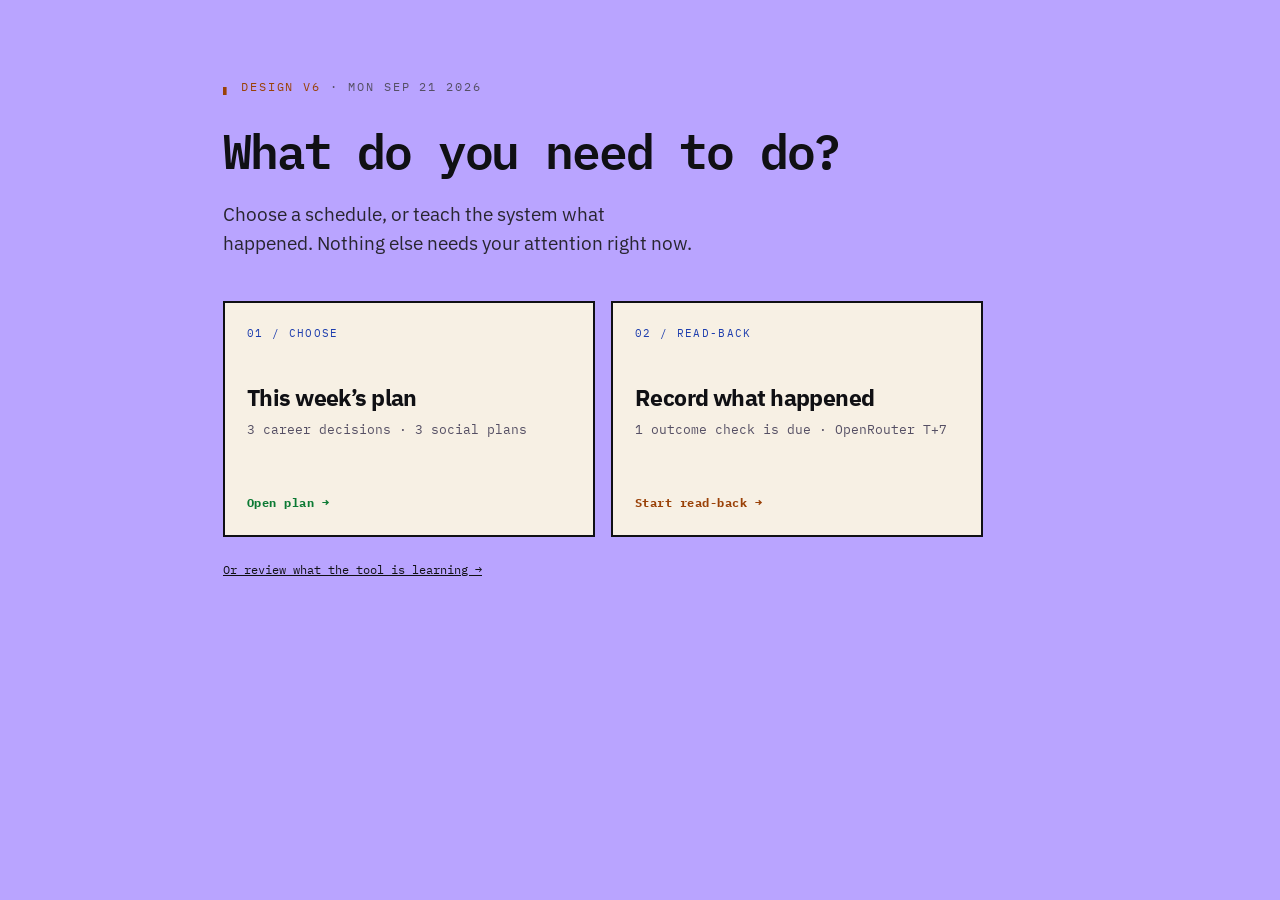
<file: design_v7.html>
<!doctype html>
<html lang="en">
<head>
<meta charset="utf-8">
<meta name="viewport" content="width=device-width,initial-scale=1">
<title>Skip or Go</title>
<link rel="preconnect" href="https://fonts.googleapis.com">
<link rel="preconnect" href="https://fonts.gstatic.com" crossorigin>
<link rel="stylesheet" href="https://fonts.googleapis.com/css2?family=IBM+Plex+Mono:wght@400;500;600&family=IBM+Plex+Sans:wght@400;500;600&display=swap">
<style>
  /* =====================================================================
     AWS Builder Center is the real reference: builder.aws.com is a LIGHT
     system — white ground, near-black hairline-bordered cards, Amazon-
     Ember-style sans body copy, and a Duospace monospace used ONLY for
     code-flavored accents ("if building:", "#hashtag" labels), never for
     body text. Near-black shows up inside specific image/icon panels, not
     as the page chrome. IBM Plex Mono/Sans stand in for the (proprietary)
     AmazonEmberDuospace/Amazon Ember pairing, matching that same division
     of labour. The BART palette stays (that's the product's own signage
     language, independent of AWS's own blue/purple accent), but on a
     light ground a fully-saturated hue fails text contrast, so each BART
     colour gets an "ink" (darkened, AA-safe as text) and "tint" (very
     light, AA-safe as a fill) variant. Decorative, non-text uses — a 3px
     accent bar, a small filled pip, a countdown-pill fill — keep the
     bright hue; text/labels use the ink variant; soft callout boxes use
     the tint. The event-DETAIL screen is the one place that stays dark —
     that's Partiful's borrowed language, not AWS's, and the brief frames
     it as a separate screen on purpose. Its dark palette overrides live
     in the .detail block below, using the SAME variable names, so every
     shared component (risk lines, factor chips, the unblock callout)
     renders correctly in whichever theme it appears in without a second
     copy of its rules. */
  :root{
    color-scheme:light;
    /* Cypherpunk variation: electric lavender replaces TypeUI's lime. The
       background is intentionally assertive, but the reading surfaces stay
       warm and quiet — this is a decision tool, not a security dashboard. */
    --ground:#B9A4FF; --surface:#F7F0E4; --surface-2:#E7DBFF;
    --line:#101014; --line-soft:#2D2936;
    --text:#101014; --muted:#282530; --dim:#554F64;
    --ink:#101014;
    /* BART line colors — the Bay's own signage palette. Bright = decorative
       (bars, pips, fills). *-text = darkened, AA-safe as text on light.
       *-bg / *-border = very light tint + mid border for soft callouts. */
    --go:#00B94F; --part:#FFC400; --block:#E4002B; --data:#2956D9; --cond:#F58025;
    --go-text:#0C7A34; --part-text:#6F5200; --block-text:#B4001F; --data-text:#1E3EAE; --cond-text:#9A4107;
    --go-bg:#E4F7EC; --part-bg:#FFF6DB; --block-bg:#FBE4E7; --data-bg:#E3F3FA; --cond-bg:#FDEBDD;
    --go-border:#B8E6C8; --part-border:#F5DE9A; --block-border:#F0B8C0; --data-border:#B9E0F0; --cond-border:#F5C89A;
    --mono:"IBM Plex Mono",ui-monospace,SFMono-Regular,Menlo,monospace;
    --sans:"IBM Plex Sans",system-ui,-apple-system,"Segoe UI",sans-serif;
    --rail:66px;
  }
  *{box-sizing:border-box}
  html{scroll-behavior:smooth}
  body{margin:0;background:var(--ground);color:var(--text);font-family:var(--sans);
    font-size:15px;line-height:1.55;-webkit-font-smoothing:antialiased}
  a{color:inherit}
  :where(a,button,input,textarea,summary,[tabindex]):focus-visible{
    outline:2px solid var(--data-text);outline-offset:2px;border-radius:2px}
  .vh{position:absolute;width:1px;height:1px;margin:-1px;padding:0;overflow:hidden;
    clip-path:inset(50%);white-space:nowrap}
  .skip-link{position:fixed;top:-60px;left:8px;z-index:20;background:var(--data);color:var(--ink);
    font-family:var(--mono);font-size:12px;padding:9px 14px;border-radius:4px;text-decoration:none}
  .skip-link:focus-visible{top:8px}

  /* ---------- rail — exists to carry state badges ---------- */
  .rail{
    position:fixed;inset-block:0;left:0;width:var(--rail);background:var(--surface);
    border-right:1px solid var(--line);display:flex;flex-direction:column;align-items:center;
    padding-block:18px;gap:4px;z-index:5}
  .mark{font-family:var(--mono);font-size:15px;font-weight:600;color:var(--data-text);
    letter-spacing:-.05em;margin-bottom:14px;user-select:none}
  .rail a{position:relative;width:46px;height:44px;display:grid;place-items:center;border-radius:4px;
    color:var(--dim);text-decoration:none;border-left:2px solid transparent}
  .rail a:hover{color:var(--muted);background:var(--surface-2)}
  .rail a.on{color:var(--data-text);border-left-color:var(--data);background:var(--surface-2)}
  .rail svg{width:19px;height:19px;fill:none;stroke:currentColor;stroke-width:1.6;stroke-linecap:square}
  .rail .badge{position:absolute;top:4px;right:3px;min-width:15px;height:15px;padding:0 3px;
    border-radius:8px;background:var(--cond);color:var(--ink);font-family:var(--mono);
    font-size:9.5px;font-weight:600;display:grid;place-items:center;line-height:1;
    box-shadow:0 0 0 2px var(--surface)}
  .rail .tip{position:absolute;left:54px;white-space:nowrap;background:var(--text);
    border:1px solid var(--text);padding:3px 8px;border-radius:4px;font-family:var(--mono);
    font-size:11px;color:var(--ground);opacity:0;pointer-events:none;transition:opacity .12s;z-index:2}
  .rail a:hover .tip,.rail a:focus-visible .tip{opacity:1}

  .wrap{max-width:1240px;margin:0 auto;padding:40px 26px 80px;margin-left:var(--rail)}

  /* ---------- header ---------- */
  .eyebrow{font-family:var(--mono);font-size:11px;letter-spacing:.16em;text-transform:uppercase;
    color:var(--dim);display:flex;gap:9px;align-items:center;flex-wrap:wrap}
  .eyebrow .tag{color:var(--cond-text)}
  h1{font-family:var(--mono);font-weight:600;font-size:clamp(27px,4.6vw,38px);margin:13px 0 0;
    letter-spacing:-.02em;text-wrap:balance}
  .thesis{font-size:clamp(16px,2.3vw,18.5px);color:var(--muted);max-width:60ch;margin:13px 0 0;
    text-wrap:balance}
  .thesis em{color:var(--text);font-style:normal;font-weight:500}

  /* ---------- status: only things she would act on ---------- */
  .status{margin-top:30px;display:grid;grid-template-columns:repeat(auto-fit,minmax(196px,1fr));
    gap:1px;background:var(--line);border:1px solid var(--line);border-radius:4px;overflow:hidden}
  .cell{background:var(--surface);padding:13px 15px}
  .cell .k{font-family:var(--mono);font-size:10px;letter-spacing:.14em;text-transform:uppercase;color:var(--dim)}
  .cell .v{font-family:var(--mono);font-size:14.5px;font-weight:500;margin-top:5px;font-variant-numeric:tabular-nums}
  .cell .v small{display:block;font-family:var(--sans);font-size:12.5px;color:var(--muted);font-weight:400}
  .v.attn{color:var(--cond-text)} .v.ok{color:var(--go-text)}
  .slots{display:inline-flex;gap:4px;margin-left:8px;vertical-align:2px}
  .slot{width:20px;height:7px;border-radius:1px;background:var(--line-soft);display:inline-block}
  .slot.used{background:var(--go)}

  h2{font-family:var(--mono);font-size:11.5px;font-weight:600;letter-spacing:.16em;
    text-transform:uppercase;color:var(--dim);margin:52px 0 0;scroll-margin-top:24px}
  h2 .n{color:var(--dim);opacity:.55;margin-left:7px}
  .lede{color:var(--muted);max-width:68ch;margin:10px 0 0;font-size:14px}

  /* ---------- verdict stack — never a card grid ---------- */
  .stack{display:flex;flex-direction:column;margin-top:10px}
  .row{display:grid;grid-template-columns:112px 1fr auto;gap:20px;align-items:start;
    padding-block:21px;border-bottom:1px solid var(--line-soft)}
  .row:first-child{border-top:1px solid var(--line-soft)}
  .verdict{font-family:var(--mono);font-weight:600;font-size:12.5px;letter-spacing:.1em;
    padding:5px 0 5px 12px;border-left:3px solid var(--dim);color:var(--dim)}
  .verdict small{display:block;font-size:9.5px;letter-spacing:.08em;color:var(--dim);
    font-weight:400;margin-top:3px;text-transform:none}
  .v-go{border-left-color:var(--go);color:var(--go-text)}
  .v-part{border-left-color:var(--part);color:var(--part-text)}
  /* go_if: orange AND interrupted — the verdict is broken by a condition.
     Distinguishable without color. */
  .v-goif{color:var(--cond-text);border-left:0;position:relative;padding-left:12px}
  .v-goif::before{content:"";position:absolute;left:0;top:2px;bottom:2px;width:3px;
    background:repeating-linear-gradient(to bottom,var(--cond) 0 5px,transparent 5px 10px)}
  .v-skip{border-left-color:var(--line);color:var(--dim)}
  .v-block{border-left-color:var(--block);color:var(--block-text)}

  .title{font-weight:600;font-size:16.5px;line-height:1.3;margin:0;text-wrap:balance}
  .title a{text-decoration:none;border-bottom:1px solid transparent}
  .title a:hover{border-bottom-color:var(--data-text);color:var(--data-text)}
  .row.muted .title{color:var(--muted);font-weight:500}
  .meta{font-family:var(--mono);font-size:11.5px;color:var(--dim);margin-top:6px;
    display:flex;flex-wrap:wrap;gap:4px 9px;align-items:center}
  .meta i{font-style:normal;color:var(--line);user-select:none}
  .src{border:1px solid var(--line);border-radius:4px;padding:0 5px;font-size:10px;
    letter-spacing:.07em;text-transform:uppercase}
  .reason{margin:10px 0 0;color:var(--text);max-width:62ch;font-size:14.5px}
  .row.muted .reason{color:var(--muted)}
  .reason b{color:var(--text);font-weight:600}
  /* the unblocking condition reads as an ACTION, not a caveat */
  .unblock{margin:11px 0 0;display:block;
    border:1px dashed var(--cond-border);background:var(--cond-bg);border-radius:4px;padding:8px 12px;
    font-family:var(--mono);font-size:12px;color:var(--cond-text);max-width:60ch;line-height:1.5}
  .unblock b{font-weight:600;letter-spacing:.06em;margin-right:9px}
  .risk{margin:8px 0 0;font-family:var(--mono);font-size:11.5px;color:var(--part-text);max-width:62ch;line-height:1.55}
  .risk::before{content:"\25B2 ";font-size:9px;vertical-align:1px}
  .flag{margin:8px 0 0;font-family:var(--mono);font-size:11.5px;color:var(--dim);max-width:64ch;
    line-height:1.55;border-left:2px solid var(--line);padding-left:10px}
  .factors{display:flex;flex-wrap:wrap;gap:6px;margin-top:12px}
  .f{font-family:var(--mono);font-size:10.5px;letter-spacing:.04em;border:1px solid var(--line);
    border-radius:4px;padding:3px 7px;color:var(--dim);background:var(--surface);white-space:nowrap}
  .f b{font-weight:500;color:var(--muted)}
  .f.pos{border-color:var(--go-border);color:var(--go-text);background:var(--go-bg)}
  .f.pos b{color:var(--go-text)}
  .f.neg{border-color:var(--block-border);color:var(--block-text);background:var(--block-bg)}
  .f.neg b{color:var(--block-text)}
  .f.rec{border-style:dashed;border-color:var(--dim);color:var(--muted)}
  .pcol{text-align:right;font-family:var(--mono);min-width:76px}
  .p{font-size:25px;font-weight:600;letter-spacing:-.02em;font-variant-numeric:tabular-nums;line-height:1.1}
  .row.muted .p{color:var(--dim)}
  .plabel{font-size:9px;letter-spacing:.11em;text-transform:uppercase;color:var(--dim);margin-top:3px}
  .locked{font-size:9px;color:var(--data-text);letter-spacing:.05em;margin-top:6px}

  /* ---------- skip collapse ---------- */
  .fold{margin-top:22px;border:1px solid var(--line);border-radius:4px;background:var(--surface)}
  .fold-btn{width:100%;display:flex;gap:14px;align-items:center;justify-content:space-between;
    background:none;border:0;color:inherit;text-align:left;padding:16px 18px;cursor:pointer;
    font-family:var(--sans);font-size:14.5px;min-height:44px}
  .fold-btn .n{font-family:var(--mono);font-weight:600;color:var(--muted);font-size:15px}
  .fold-btn .why{color:var(--muted);font-family:var(--mono);font-size:11.5px;letter-spacing:.04em}
  .fold-btn .chev{font-family:var(--mono);font-size:11px;color:var(--dim);white-space:nowrap}
  .fold-btn:hover{background:var(--surface-2)}
  .fold-body{border-top:1px solid var(--line);padding:4px 18px 10px}
  .fold-body[hidden]{display:none}
  .sk{display:grid;grid-template-columns:78px 1fr auto;gap:14px;align-items:baseline;
    padding-block:10px;border-bottom:1px solid var(--line-soft);font-size:13.5px}
  .sk:last-child{border-bottom:0}
  .sk .d{font-family:var(--mono);font-size:11px;color:var(--dim)}
  .sk .t{color:var(--muted);min-width:0;overflow-wrap:anywhere}
  .sk .r{font-family:var(--mono);font-size:10.5px;color:var(--dim);letter-spacing:.06em;text-align:right}

  /* ---------- one honest line, never 59 rows ---------- */
  .suppressed{margin-top:14px;font-family:var(--mono);font-size:12px;color:var(--dim);
    line-height:1.7;border-left:2px solid var(--line);padding-left:12px;max-width:74ch}
  .suppressed b{color:var(--muted);font-weight:500}

  /* ---------- panels ---------- */
  .panel{margin-top:12px;border:1px solid var(--line);border-radius:4px;background:var(--surface);padding:18px 20px}
  .counts{font-family:var(--mono);font-size:11.5px;color:var(--dim);letter-spacing:.03em;line-height:1.75;margin:0}
  .counts b{color:var(--muted);font-weight:500}

  /* ---------- pending hypotheses ---------- */
  .hyp{display:grid;grid-template-columns:1fr 130px;gap:18px;align-items:start;
    padding-block:16px;border-bottom:1px solid var(--line-soft)}
  .hyp:last-of-type{border-bottom:0}
  .hyp p{margin:0;font-size:14.5px;color:var(--text);max-width:64ch;line-height:1.5}
  .hyp .ev{margin-top:7px;font-family:var(--mono);font-size:11px;color:var(--dim);line-height:1.6;max-width:64ch}
  .support{text-align:right;font-family:var(--mono)}
  .pips{display:inline-flex;gap:4px}
  .pip{width:16px;height:6px;border-radius:1px;background:var(--line-soft);
    border:1px solid var(--line-soft)}
  .pip.on{background:var(--data-text);border-color:var(--data-text)}
  .support .c{font-size:11px;color:var(--dim);letter-spacing:.08em;margin-top:6px}
  .support .c b{color:var(--muted);font-weight:500}
  .support .act{font-size:10px;letter-spacing:.08em;margin-top:4px}
  .frozen{margin-top:18px;padding-top:15px;border-top:1px solid var(--line);
    font-family:var(--mono);font-size:11.5px;color:var(--dim);line-height:1.75;max-width:74ch}
  .frozen b{color:var(--muted);font-weight:500}

  /* ---------- read-back: two panes that must not merge ---------- */
  .say label{font-family:var(--mono);font-size:10px;letter-spacing:.14em;text-transform:uppercase;
    color:var(--dim);display:block}
  .say textarea{width:100%;margin-top:9px;min-height:96px;resize:vertical;background:var(--ground);
    border:1px solid var(--line);border-radius:4px;color:var(--text);font-family:var(--sans);
    font-size:15px;line-height:1.6;padding:12px 13px}
  .say textarea::placeholder{color:var(--dim)}
  .say textarea:focus-visible{outline:2px solid var(--data-text);outline-offset:-1px;border-color:var(--data-text)}
  .say-bar{display:flex;gap:10px;flex-wrap:wrap;margin-top:10px;align-items:center}
  /* AWS's own primary CTA ("Join now"): near-black fill, white text, 4px
     radius, compact — not a chunky pill. That shape is reserved for the
     Partiful-borrowed detail screen. */
  .btn{background:var(--ink);border:1px solid var(--ink);border-radius:4px;color:#fff;
    font-family:var(--sans);font-size:13.5px;font-weight:500;letter-spacing:0;
    padding:11px 20px;cursor:pointer;min-height:44px}
  .btn:hover{background:#232B35;border-color:#232B35}
  .btn.ghost{background:var(--ground);border:1px solid var(--line);color:var(--muted);font-weight:400}
  .btn.ghost:hover{background:var(--surface-2);color:var(--text)}

  .panes{display:grid;grid-template-columns:1fr 1fr;gap:26px;margin-top:22px;align-items:start}
  .panes[hidden]{display:none}
  .pane-h{font-family:var(--mono);font-size:11px;letter-spacing:.14em;text-transform:uppercase;
    display:flex;align-items:center;gap:8px}
  .pane-sub{font-family:var(--mono);font-size:11px;color:var(--dim);margin:7px 0 12px;line-height:1.6;max-width:42ch}

  /* Recorded — a solid ledger. Flush, filled, editable. */
  .recorded .pane-h{color:var(--go-text)}
  .rec-list{border:1px solid var(--line);border-radius:4px;background:var(--surface);overflow:hidden}
  .rec{display:grid;grid-template-columns:118px 1fr;gap:12px;align-items:center;padding:10px 13px;
    border-bottom:1px solid var(--line-soft)}
  .rec:last-child{border-bottom:0}
  .rec .k{font-family:var(--mono);font-size:10.5px;color:var(--dim);letter-spacing:.04em;overflow-wrap:anywhere}
  .rec input{width:100%;background:var(--ground);border:1px solid var(--line);border-radius:4px;
    color:var(--text);font-family:var(--mono);font-size:12.5px;padding:7px 9px;min-height:34px}
  .rec input:focus-visible{outline:2px solid var(--go-text);outline-offset:-1px;border-color:var(--go-text)}
  .rec .ro{font-family:var(--mono);font-size:12px;color:var(--muted)}
  .rec-foot{font-family:var(--mono);font-size:11px;color:var(--go-text);margin:10px 0 0;line-height:1.6}

  /* Suspected — a different kind of object: unfilled, hatched, offset, no control. */
  .suspected{padding-left:18px}
  .suspected .pane-h{color:var(--cond-text)}
  .sus{position:relative;margin-bottom:14px;padding:13px 15px;border:1px dashed var(--cond-border);
    border-radius:4px;color:var(--muted);font-size:14px;line-height:1.5;
    background-image:repeating-linear-gradient(135deg,rgba(245,128,37,.09) 0 2px,transparent 2px 9px)}
  .sus q{quotes:none;color:var(--text)}
  .sus .src-note{display:block;font-family:var(--mono);font-size:10.5px;color:var(--dim);margin-top:9px;line-height:1.6}
  .sus .ctr{display:inline-block;font-family:var(--mono);font-size:10px;letter-spacing:.1em;
    color:var(--cond-text);border:1px solid var(--cond-border);border-radius:4px;padding:2px 6px;margin-top:10px}
  .no-approve{font-family:var(--mono);font-size:11px;color:var(--dim);line-height:1.7;margin:0}

  /* ---------- calibration container, honest empty state ---------- */
  .empty{border:1px dashed var(--line);border-radius:4px;padding:20px;margin-top:12px}
  .empty .big{font-family:var(--mono);font-size:22px;font-weight:600;color:var(--muted);
    letter-spacing:-.01em;font-variant-numeric:tabular-nums}
  .empty .big span{color:var(--dim);font-size:14px;font-weight:400;letter-spacing:.06em}
  .ghost-rows{margin-top:16px;display:flex;flex-direction:column;gap:7px}
  .ghost-row{height:10px;border-radius:1px;background:repeating-linear-gradient(90deg,
    var(--line-soft) 0 22px,transparent 22px 30px)}
  .ghost-row.real{background:var(--data-text);width:11%}

  .principles{margin-top:56px;border-top:1px solid var(--line);padding-top:24px;
    display:grid;grid-template-columns:repeat(auto-fit,minmax(215px,1fr));gap:20px 28px}
  .principles p{margin:0;font-family:var(--mono);font-size:12px;line-height:1.65;color:var(--muted)}
  .principles p::before{content:"";display:block;width:16px;height:2px;background:var(--data-text);margin-bottom:8px}
  .foot{margin-top:30px;font-family:var(--mono);font-size:10.5px;color:var(--dim);line-height:1.8;max-width:78ch}

  /* ---------- Cypherpunk experiment: the weekly system ----------
     Lavender is the field. Warm paper panels contain the actual reading. This
     gives the state machine a more personal, technical character without
     turning every SKIP into a threat. The event-detail screen below deliberately
     opts out: it is still the separate, Partiful-borrowed dark mode. */
  .week{min-height:100vh;background:var(--ground)}
  body:not(.on-detail) .rail{border-right-width:2px;background:var(--surface)}
  body:not(.on-detail) .rail a{border-radius:0}
  body:not(.on-detail) .rail a.on{border-left-width:4px;background:var(--surface-2)}
  .week .eyebrow .tag{display:inline-block;background:var(--ink);color:var(--ground);padding:2px 6px}
  .week h1{letter-spacing:-.04em}
  .week h2{display:table;background:var(--ink);color:var(--surface);padding:4px 7px;margin-top:54px}
  .week h2 .n{color:var(--ground);opacity:1}
  .week .status{gap:2px;border-width:2px;border-radius:0}
  .week .cell{background:var(--surface)}
  /* One paper stack, never a grid of paper cards: the decision remains a
     continuous queue, but its text no longer has to compete with the field. */
  .week .stack{background:var(--surface);border:2px solid var(--line);padding-inline:16px}
  .week .row{border-bottom-width:2px}
  .week .row:first-child{border-top-width:2px}
  .week .fold,.week .panel,.week .rec-list,.week .empty{border-width:2px;border-radius:0}
  .week .fold-btn:hover{background:var(--surface-2)}
  .week .src,.week .f,.week .unblock,.week .sus,.week .sus .ctr,
  .week .say textarea,.week .rec input{border-radius:0}
  .week .src,.week .f{border-width:1px}
  .week .btn{border-radius:0;font-family:var(--mono);font-size:12px;letter-spacing:.04em}
  .week .btn.ghost{border-width:2px}
  .week .pip{border-radius:0}
  .week .principles{border-top-width:2px}
  .week .principles p::before{width:24px;height:3px;background:var(--ink)}
  .readback-page .say{max-width:860px}
  .readback-due{display:flex;align-items:center;justify-content:space-between;gap:16px;
    padding:12px 14px;margin-bottom:20px;border:2px solid var(--ink);background:var(--surface-2)}
  .readback-due .due-k{font-family:var(--mono);font-size:10px;letter-spacing:.12em;color:var(--cond-text)}
  .readback-due strong{display:block;margin-top:2px;font-size:15px}.readback-due span:last-child{font-family:var(--mono);font-size:11px;color:var(--dim)}

  /* ---------- v5 information architecture ---------- */
  .home{display:none;min-height:100vh;background:var(--ground);padding:40px 26px 80px;margin-left:var(--rail)}
  .home-inner{max-width:900px;margin:0 auto;padding-top:38px}
  .home h1{margin-top:16px;font-size:clamp(32px,5vw,48px);letter-spacing:-.045em}
  .home .thesis{font-size:19px;max-width:52ch}
  .home-actions{display:grid;grid-template-columns:1fr 1fr;gap:16px;margin-top:42px;max-width:760px}
  .home-action{min-height:236px;border:2px solid var(--ink);background:var(--surface);color:var(--text);
    text-decoration:none;padding:22px;display:flex;flex-direction:column;align-items:flex-start}
  .home-action:hover{background:var(--surface-2)}
  .home-action .action-k{font-family:var(--mono);font-size:11px;letter-spacing:.12em;color:var(--data-text)}
  .home-action strong{font-size:23px;line-height:1.16;margin-top:42px;letter-spacing:-.025em}
  .home-action span:not(.action-k){font-family:var(--mono);font-size:11px;color:var(--dim);margin-top:9px;line-height:1.5}
  .home-action b{font-family:var(--mono);font-size:12px;letter-spacing:.04em;margin-top:auto}
  .choose-action b{color:var(--go-text)} .readback-action b{color:var(--cond-text)}
  .learn-link{display:inline-block;margin-top:24px;color:var(--text);font-family:var(--mono);font-size:12px}
  .week-picker{margin-top:30px;border:2px solid var(--ink);background:var(--surface);display:flex;
    align-items:stretch;width:max-content;max-width:100%;font-family:var(--mono)}
  .week-picker>div{padding:8px 20px;display:grid;gap:0;min-width:160px;border-inline:2px solid var(--ink)}
  .picker-k{font-size:9px;letter-spacing:.14em;color:var(--dim)}
  .week-picker strong{font-size:14px;line-height:1.3}.week-picker small{font-size:10px;color:var(--dim)}
  .week-arrow{appearance:none;border:0;background:var(--ink);color:var(--surface);width:42px;font:600 16px var(--mono);cursor:pointer}
  .week-arrow:hover{background:#2D2936}
  .week-jump{appearance:none;border:0;border-left:2px solid var(--ink);background:var(--surface);color:var(--dim);
    font:11px var(--mono);padding-inline:14px;cursor:pointer}
  .week-jump:hover,.week-jump.on{background:var(--surface-2);color:var(--text);font-weight:600}
  .week-picker + h2{margin-top:30px}
  /* The choose queue answers exactly four questions: verdict, what, when, why.
     Everything else is held for the detail page. */
  .choose-page .status{display:none}
  .choose-page .row{grid-template-columns:112px 1fr;gap:20px;padding-block:18px}
  .choose-page .row .meta,.choose-page .row .factors,.choose-page .row .risk,
  .choose-page .row .flag,.choose-page .row .pcol{display:none}
  .choose-page .row .reason{margin-top:5px;font-size:14px;max-width:65ch}
  .choose-page .title{font-size:18px}
  .choose-page .fold{margin-top:16px}.choose-page .suppressed{display:none}
  .choose-page .v-skip{border-left-color:var(--line)}
  /* v5 keeps the planning page intentionally legible at a glance. The
     calendar answers "when?" before the queue asks "should I?". Career
     events, social plans, and set-asides share one row language, but never
     pretend to have the same purpose. */
  .legacy-choose{display:none}
  .v5-plan{max-width:900px}
  .plan-calendar{margin-top:30px;border:2px solid var(--ink);background:var(--surface);max-width:760px}
  .calendar-top{display:flex;align-items:center;justify-content:space-between;gap:12px;padding:13px 15px;border-bottom:2px solid var(--ink)}
  .calendar-top strong{font-family:var(--mono);font-size:15px;letter-spacing:-.02em}
  .calendar-arrow{appearance:none;width:34px;height:30px;border:1px solid var(--ink);background:var(--surface);font:600 15px var(--mono);cursor:pointer}
  .calendar-arrow:hover{background:var(--surface-2)}
  .week-options{display:grid;grid-template-columns:repeat(3,1fr)}
  .week-choice{appearance:none;min-height:75px;border:0;border-right:1px solid var(--line);background:var(--surface);padding:11px 13px;text-align:left;color:var(--text);cursor:pointer}
  .week-choice:last-child{border-right:0}.week-choice:hover,.week-choice.on{background:var(--surface-2)}
  .week-choice.on{box-shadow:inset 0 -4px 0 var(--data-text)}
  .week-choice span,.date-jump label{display:block;font:10px var(--mono);letter-spacing:.11em;color:var(--dim)}
  .week-choice strong{display:block;margin-top:4px;font:600 13px var(--mono);letter-spacing:-.03em}
  .date-jump{display:flex;align-items:center;gap:10px;border-top:1px solid var(--line);padding:10px 13px}
  .date-jump input{border:1px solid var(--ink);background:var(--surface);padding:7px 9px;font:12px var(--mono);color:var(--text)}
  .date-jump p{margin:0 0 0 auto;font-size:12px;color:var(--dim);max-width:36ch;line-height:1.35}
  .v5-plan h2{margin-top:38px}
  .section-note{font-family:var(--mono);font-size:11px;color:var(--dim);margin:10px 0 0;line-height:1.6;max-width:75ch}
  .plan-stack{margin-top:12px;border:2px solid var(--ink);background:var(--surface);padding-inline:16px}
  .plan-row{display:grid;grid-template-columns:112px 1fr auto;gap:20px;padding:18px 0;border-bottom:2px solid var(--line-soft)}
  .plan-row:first-child{border-top:2px solid var(--line-soft)}.plan-row:last-child{border-bottom:0}
  .plan-label{font:600 12px var(--mono);letter-spacing:.1em;padding:5px 0 5px 12px;border-left:3px solid var(--line);color:var(--dim)}
  .plan-label.go{border-color:var(--go);color:var(--go-text)}.plan-label.part{border-color:var(--part);color:var(--part-text)}
  .plan-label.social{border-color:var(--data);color:var(--data-text)}.plan-label.skip{border-color:var(--line);color:var(--dim)}
  .plan-title{font-size:18px;line-height:1.25;font-weight:600;margin:0}.plan-title a{text-decoration:none}.plan-title a:hover{color:var(--data-text);text-decoration:underline;text-underline-offset:3px}
  .plan-meta{font:11px var(--mono);color:var(--dim);margin-top:5px}.plan-reason{font-size:14px;margin:5px 0 0;color:var(--muted);max-width:65ch}
  .plan-score{font-family:var(--mono);text-align:right;min-width:56px;padding-top:2px}.plan-score b{display:block;font-size:22px;line-height:1;color:var(--text);letter-spacing:-.06em}.plan-score span{display:block;margin-top:5px;font-size:9px;letter-spacing:.1em;color:var(--dim)}
  .plan-score.go b{color:var(--go-text)}.plan-score.part b{color:var(--part-text)}
  .social-band{margin-top:40px;background:var(--surface-2);border:2px solid var(--ink);padding:0 16px 16px}.social-band h2{margin-top:0;transform:translateY(-1px)}
  .social-band .plan-stack{margin-top:12px;border-color:var(--ink)}
  .social-band .plan-row{border-color:var(--line-soft)}
  .social-band .plan-title{font-size:17px}.social-band .plan-reason{color:var(--muted)}
  .set-aside{margin-top:40px}.set-aside .plan-title{font-size:16px;font-weight:500}.set-aside .plan-row{padding-block:15px}
  .set-aside .plan-reason{font-size:13.5px}
  .learning-intro{max-width:72ch;margin-top:10px;padding:14px 16px;background:var(--surface-2);border-left:4px solid var(--data-text);font-size:14px;color:var(--muted)}
  .about-page{max-width:880px}.about-page .panel{max-width:860px}.about-page h3{font:600 16px var(--mono);letter-spacing:-.03em;margin:0}.about-page .panel p{max-width:70ch;color:var(--muted)}
  .loop{display:grid;grid-template-columns:repeat(4,1fr);gap:2px;background:var(--ink);border:2px solid var(--ink);margin-top:16px}.loop div{background:var(--surface);padding:15px;min-height:115px}.loop b{display:block;font:600 11px var(--mono);letter-spacing:.1em;color:var(--data-text)}.loop span{display:block;margin-top:8px;font-size:13px;line-height:1.4;color:var(--muted)}
  /* v7: reading text is deliberately larger than system labels. The small
     mono treatment is reserved for metadata, never the explanation itself. */
  body{font-size:16px}.eyebrow{font-size:12px}.section-note{font-size:13.5px}.plan-meta{font-size:12.5px}.plan-reason{font-size:15.5px;line-height:1.5}.learning-intro{font-size:15.5px;line-height:1.55}.counts{font-size:12.5px}.week-choice span,.date-jump label{font-size:10.5px}.week-choice strong{font-size:14px}.home-action span:not(.action-k){font-size:12.5px}.foot,.hyp .ev,.support .c{font-size:12px}
  .rail-toggle{appearance:none;border:0;background:transparent;color:var(--dim);font:600 16px var(--mono);width:46px;height:34px;cursor:pointer;margin-bottom:8px}.rail-toggle:hover{background:var(--surface-2);color:var(--text)}.nav-name{display:none;font:12px var(--mono);letter-spacing:.04em;white-space:nowrap}.mark-full{display:none}
  body.rail-open{--rail:218px}body.rail-open .rail{align-items:stretch;padding-inline:10px}body.rail-open .mark{padding:0 8px;margin-bottom:8px}.rail-open .mark-short{display:none}.rail-open .mark-full{display:inline}.rail-open .rail a{width:auto;grid-template-columns:24px 1fr;justify-content:start;padding-inline:10px;gap:10px}.rail-open .nav-name{display:block}.rail-open .rail .badge{right:10px}.rail-open .rail .tip{display:none}
  .plan-body{display:grid;grid-template-columns:minmax(0,1fr) 270px;gap:26px;align-items:start}.week-glance{position:sticky;top:24px;margin-top:38px;border:2px solid var(--ink);background:var(--surface);padding:16px}.week-glance h3{font:600 11px var(--mono);letter-spacing:.12em;margin:0;color:var(--data-text)}.glance-date{font:600 17px var(--mono);line-height:1.25;margin:12px 0;color:var(--text)}.glance-list{list-style:none;padding:0;margin:14px 0 0;border-top:1px solid var(--line-soft)}.glance-list li{padding:11px 0;border-bottom:1px solid var(--line-soft);font-size:14px;color:var(--muted)}.glance-list b{display:block;font:600 11px var(--mono);letter-spacing:.08em;color:var(--text);margin-bottom:3px}.glance-link{display:block;margin-top:15px;font:12px var(--mono);color:var(--data-text)}
  body.page-home .home{display:block}
  body.page-home .week,body.page-home .rail{display:none}
  body.page-choose .readback-page,body.page-choose .learn-page,body.page-choose .about-page{display:none}
  body.page-readback .choose-page,body.page-readback .learn-page,body.page-readback .about-page{display:none}
  body.page-learn .choose-page,body.page-learn .readback-page,body.page-learn .about-page{display:none}
  body.page-about .choose-page,body.page-about .readback-page,body.page-about .learn-page{display:none}
  body.on-detail .home{display:none}

  /* ================= DETAIL SCREEN — same system, tighter focus =================
     Partiful's useful contribution was the single-event concentration, not the
     dark skin. The sheet below is therefore the same lavender field and warm
     paper used by Choose / Read-back, just at a more deliberate scale. */
  .detail{
    --ground:#B9A4FF; --surface:#F7F0E4; --surface-2:#E7DBFF;
    --line:#101014; --line-soft:#2D2936;--text:#101014;--muted:#282530;--dim:#554F64;
    --ink:#101014;--go-text:#0C7A34;--part-text:#6F5200;--block-text:#B4001F;--data-text:#1E3EAE;--cond-text:#9A4107;
    --go-bg:#E4F7EC;--part-bg:#FFF6DB;--block-bg:#FBE4E7;--data-bg:#E3F3FA;--cond-bg:#FDEBDD;
    --go-border:#B8E6C8;--part-border:#F5DE9A;--block-border:#F0B8C0;--data-border:#B9E0F0;--cond-border:#F5C89A;
    color-scheme:light;background:var(--ground);color:var(--text);
    display:none;min-height:100vh;position:relative;isolation:isolate}
  body.on-detail{background:#B9A4FF}
  body.on-detail .detail{display:block}
  body.on-detail .week,body.on-detail .rail{display:none}
  .glow{display:none}
  .sheet{max-width:740px;margin:32px auto 80px;padding:24px 28px 46px;background:var(--surface);border:2px solid var(--ink)}
  .back{display:inline-flex;align-items:center;gap:8px;font-family:var(--mono);font-size:11.5px;
    letter-spacing:.08em;color:var(--surface);background:var(--ink);text-decoration:none;padding:8px 10px;min-height:40px}
  .back:hover{background:#2D2936;color:var(--surface)}
  .d-eyebrow{margin-top:24px;display:flex;gap:8px;justify-content:flex-start;flex-wrap:wrap;
    font-family:var(--mono);font-size:10.5px;letter-spacing:.12em;text-transform:uppercase;color:var(--dim)}
  .d-title{font-family:var(--mono);font-weight:600;font-size:clamp(26px,6.4vw,40px);line-height:1.12;
    letter-spacing:-.025em;text-align:left;margin:16px 0 0;text-wrap:balance;overflow-wrap:anywhere}
  /* The route lands focus on the heading for screen readers; it is not a control. */
  .d-title:focus{outline:none}
  .d-when{text-align:left;margin-top:22px;font-family:var(--mono)}
  .d-when .day{font-size:clamp(20px,4.6vw,27px);font-weight:600;letter-spacing:-.01em}
  .d-when .hrs{font-size:clamp(20px,4.6vw,27px);font-weight:400;color:var(--muted);letter-spacing:-.01em}
  .d-where{text-align:left;margin-top:9px;font-family:var(--mono);font-size:12.5px;color:var(--dim);line-height:1.7}
  .d-where b{color:var(--muted);font-weight:400}

  /* the verdict card — decision leads, probability demoted */
  .d-verdict{margin-top:30px;border:2px solid var(--line);border-radius:0;background:var(--surface-2);
    padding:20px 22px;display:grid;grid-template-columns:1fr auto;gap:18px;align-items:start}
  .d-verdict .lab{font-family:var(--mono);font-size:19px;font-weight:600;letter-spacing:.06em}
  .d-verdict .sub{font-family:var(--mono);font-size:10.5px;letter-spacing:.1em;color:var(--dim);margin-top:5px}
  .d-verdict .txt{margin:12px 0 0;font-size:15px;color:var(--text);max-width:52ch}
  .d-p{text-align:right;font-family:var(--mono);min-width:82px}
  .d-p .n{font-size:27px;font-weight:600;font-variant-numeric:tabular-nums;letter-spacing:-.02em;
    transition:color .18s}
  .d-p .l{font-size:9px;letter-spacing:.11em;text-transform:uppercase;color:var(--dim);margin-top:3px}
  .d-p .delta{font-size:10.5px;letter-spacing:.05em;margin-top:6px;min-height:14px}
  .delta.up{color:var(--go)} .delta.down{color:var(--part)}

  /* the big chunky pills */
  .pills{display:grid;grid-template-columns:1fr 1fr;gap:12px;margin-top:26px}
  .pill{appearance:none;border:2px solid var(--line);background:var(--surface);color:var(--text);
    font-family:var(--mono);font-size:15px;font-weight:600;letter-spacing:.04em;
    border-radius:0;padding:18px 16px;min-height:62px;cursor:pointer;transition:background .15s,border-color .15s}
  .pill:hover{background:var(--surface-2)}
  .pill.want[aria-pressed="true"]{background:var(--go-bg);border-color:var(--go);color:var(--go-text)}
  .pill.pass[aria-pressed="true"]{background:var(--ink);border-color:var(--ink);color:var(--surface)}
  .pill .s{display:block;font-size:10px;font-weight:400;letter-spacing:.08em;color:var(--dim);margin-top:5px}
  .pill[aria-pressed="true"] .s{color:inherit;opacity:.72}

  /* ---------- the context strip: three taps, one gesture ---------- */
  .ctx{margin-top:22px;border:2px solid var(--go-border);border-radius:0;background:var(--go-bg);padding:18px 20px}
  .ctx[hidden]{display:none}
  .ctx h3{margin:0;font-family:var(--mono);font-size:11px;letter-spacing:.14em;text-transform:uppercase;
    color:var(--go-text);font-weight:600}
  .ctx .note{font-family:var(--mono);font-size:11px;color:var(--dim);margin:8px 0 0;line-height:1.65;max-width:52ch}
  .qs{display:flex;flex-direction:column;gap:10px;margin-top:16px}
  .q{display:flex;gap:12px;align-items:center;justify-content:space-between;flex-wrap:wrap}
  .q .lab{font-size:14.5px;color:var(--text);padding:0;min-width:0}
  .seg{display:inline-flex;border:1px solid var(--line);border-radius:0;overflow:hidden;background:var(--surface)}
  .seg label{position:relative;font-family:var(--mono);font-size:12.5px;letter-spacing:.06em;
    color:var(--muted);padding:0 18px;min-height:44px;display:grid;place-items:center;cursor:pointer}
  .seg input{position:absolute;opacity:0;width:1px;height:1px}
  .seg label:has(input:checked){background:var(--go);color:#04180C;font-weight:600}
  .seg label:has(input:focus-visible){outline:2px solid var(--data);outline-offset:-2px}
  .seg label:hover:not(:has(input:checked)){background:var(--surface-2);color:var(--text)}
  .recomputed{margin:16px 0 0;font-family:var(--mono);font-size:12px;color:var(--muted);
    line-height:1.7;border-top:1px solid #16311F;padding-top:13px;min-height:22px}
  .recomputed b{color:var(--text);font-weight:500}
  .recomputed .rec-unweighted{color:var(--cond)}

  .passed{margin-top:22px;border:2px solid var(--line);border-radius:0;background:var(--surface-2);
    padding:18px 20px;font-size:14.5px;color:var(--muted);line-height:1.6}
  .passed[hidden]{display:none}
  .passed b{color:var(--text);font-weight:600}
  .passed .alt{display:block;margin-top:12px;font-family:var(--mono);font-size:11.5px;color:var(--dim);line-height:1.7}
  .gatebox{margin-top:14px;font-family:var(--mono);font-size:11.5px;color:var(--dim);line-height:1.7}
  .gatebox button{background:none;border:1px solid var(--line);border-radius:2px;color:var(--muted);
    font-family:var(--mono);font-size:11.5px;padding:9px 12px;min-height:40px;cursor:pointer;margin-top:8px}
  .gatebox button:hover{background:var(--surface-2);color:var(--text)}

  .d-why{margin-top:28px}
  .d-why h3{font-family:var(--mono);font-size:10.5px;letter-spacing:.14em;text-transform:uppercase;
    color:var(--dim);margin:0 0 12px;font-weight:600}
  .d-raw{font-family:var(--mono);font-size:11px;color:var(--dim);line-height:1.8;margin:14px 0 0;
    overflow-wrap:anywhere;border-left:2px solid var(--line);padding-left:11px}
  .d-out{margin-top:26px;text-align:center}
  .d-out a{font-family:var(--mono);font-size:12px;color:var(--data);letter-spacing:.06em;
    display:inline-block;padding:12px;min-height:44px}

  @media (max-width:820px){
    .panes{grid-template-columns:1fr;gap:30px}
    .suspected{padding-left:0}
  }
  @media (max-width:760px){
    .rail{position:static;width:auto;flex-direction:row;inset:auto;border-right:0;
      border-bottom:1px solid var(--line);padding:8px 10px;justify-content:flex-start;gap:2px;
      overflow-x:auto}
    .mark{margin:0 10px 0 0;align-self:center}
    .rail a{border-left:0;border-bottom:2px solid transparent;height:40px;flex:0 0 auto}
    .rail a.on{border-left-color:transparent;border-bottom-color:var(--data)}
    .rail .tip{display:none}
    body.rail-open{--rail:66px}.rail-toggle{display:none}.nav-name,.mark-full{display:none!important}.mark-short{display:inline!important}
    .wrap{margin-left:0;padding:26px 16px 70px}
    .row{grid-template-columns:1fr;gap:12px}
    .pcol{text-align:left;display:flex;gap:10px;align-items:baseline}
    .plabel,.locked{margin-top:0}
    .hyp{grid-template-columns:1fr;gap:12px}
    .support{text-align:left}
    .sk{grid-template-columns:1fr;gap:3px}
    .sk .r{text-align:left}
    .rec{grid-template-columns:1fr;gap:5px}
    .d-verdict{grid-template-columns:1fr}
    .d-p{text-align:left;display:flex;gap:10px;align-items:baseline;flex-wrap:wrap}
    .d-p .l,.d-p .delta{margin-top:0}
    .sheet{padding:16px 16px 80px}
    .q{align-items:flex-start;flex-direction:column;gap:8px}
    .seg{width:100%}
    .seg label{flex:1 1 0}
    .home{margin-left:0;padding:26px 16px 70px}.home-inner{padding-top:8px}
    .home-actions{grid-template-columns:1fr;margin-top:30px}.home-action{min-height:180px}
    .plan-row{grid-template-columns:78px 1fr;gap:13px}.plan-score{grid-column:2;text-align:left;display:flex;gap:8px;align-items:baseline;padding-top:0}.plan-score span{margin:0}
    .loop{grid-template-columns:1fr 1fr}.date-jump{align-items:flex-start;flex-wrap:wrap}.date-jump p{margin:0;flex-basis:100%}
    .plan-body{display:block}.week-glance{position:static;margin-top:24px}
    .week-picker{width:100%;flex-wrap:wrap}.week-picker>div{min-width:0;flex:1}
    .week-jump{min-height:42px;flex:1 1 50%;border-top:2px solid var(--ink);border-left:0}
  }
  @media (prefers-reduced-motion:reduce){
    html{scroll-behavior:auto}
    *{animation:none!important;transition:none!important}
  }
</style>
</head>
<body>
<a class="skip-link" href="#content">Skip to this week's verdicts</a>

<nav class="rail" aria-label="Sections">
  <div class="mark" aria-label="Skip or Go"><span class="mark-short">S/G</span><span class="mark-full">SKIP / GO</span></div>
  <button class="rail-toggle" type="button" id="railToggle" aria-label="Expand navigation" aria-expanded="false">☰</button>
  <a href="#/choose" class="on" data-route="choose"><svg viewBox="0 0 20 20" aria-hidden="true"><rect x="2.5" y="4" width="15" height="13"/><path d="M2.5 8h15M6.5 2v3M13.5 2v3"/><rect x="5.5" y="11" width="3" height="3" fill="currentColor" stroke="none"/></svg>
    <span class="vh">Choose</span><span class="nav-name">Choose</span><span class="tip" aria-hidden="true">Choose</span></a>
  <a href="#/readback" data-route="readback"><svg viewBox="0 0 20 20" aria-hidden="true"><path d="M3 4.5h14v9H8l-4 3.5V13.5H3z"/><path d="M6.5 8h7M6.5 10.5h4"/></svg>
    <span class="badge" aria-hidden="true">1</span><span class="vh">Read-back — 1 due</span>
    <span class="nav-name">Read-back</span><span class="tip" aria-hidden="true">Read-back · 1 due</span></a>
  <a href="#/learn" data-route="learn"><svg viewBox="0 0 20 20" aria-hidden="true"><path d="M10 2.5a5 5 0 0 0-3 9v2h6v-2a5 5 0 0 0-3-9z"/><path d="M8 17h4"/></svg>
    <span class="badge" aria-hidden="true">5</span><span class="vh">Learn</span>
    <span class="nav-name">Learn</span><span class="tip" aria-hidden="true">Learn · 5 open</span></a>
  <a href="#/about" data-route="about"><svg viewBox="0 0 20 20" aria-hidden="true"><circle cx="10" cy="10" r="7.5"/><path d="M10 9v5M10 6.2v.1"/></svg>
    <span class="vh">Why this exists</span><span class="nav-name">Why this exists</span><span class="tip" aria-hidden="true">Why this exists</span></a>
</nav>

<main class="home" id="home" aria-label="Skip or Go home">
  <div class="home-inner">
    <div class="eyebrow"><span class="tag">&#9622; DESIGN v6</span><span>&middot;</span><span>Mon Sep 21 2026</span></div>
    <h1>What do you need to do?</h1>
    <p class="thesis">Choose a schedule, or teach the system what happened. Nothing else needs your attention right now.</p>
    <div class="home-actions">
      <a class="home-action choose-action" href="#/choose"><span class="action-k">01 / CHOOSE</span><strong>This week&rsquo;s plan</strong><span>3 career decisions &middot; 3 social plans</span><b>Open plan &rarr;</b></a>
      <a class="home-action readback-action" href="#/readback"><span class="action-k">02 / READ-BACK</span><strong>Record what happened</strong><span>1 outcome check is due &middot; OpenRouter T+7</span><b>Start read-back &rarr;</b></a>
    </div>
    <a class="learn-link" href="#/learn">Or review what the tool is learning &rarr;</a>
  </div>
</main>

<div class="week">
<div class="wrap">

<section class="choose-page page">
  <div class="v5-plan">
    <header>
      <div class="eyebrow"><span class="tag">&#9622; CHOOSE</span><span>&middot;</span><span>Plan by week</span></div>
      <h1>Choose your week</h1>
      <p class="thesis">Is this event for someone like me, or am I <em>watching someone else&rsquo;s event?</em></p>
    </header>

    <section class="plan-calendar" aria-label="Plan week browser">
      <div class="calendar-top"><button class="calendar-arrow" type="button" aria-label="Previous month">&larr;</button><strong>September 2026</strong><button class="calendar-arrow" type="button" aria-label="Next month">&rarr;</button></div>
      <div class="week-options" role="group" aria-label="Nearby weeks">
        <button class="week-choice" type="button" data-v6-week="last"><span>LAST WEEK</span><strong>Sep 14 &ndash; 20</strong></button>
        <button class="week-choice on" type="button" data-v6-week="current"><span>THIS WEEK</span><strong>Sep 21 &ndash; 27</strong></button>
        <button class="week-choice" type="button" data-v6-week="next"><span>NEXT WEEK</span><strong>Sep 28 &ndash; Oct 4</strong></button>
      </div>
      <div class="date-jump"><label for="plan-date">Jump to any week</label><input id="plan-date" type="date" value="2026-09-21"><p id="v5Chosen">This week, Monday Sep 21 &ndash; Sunday Sep 27</p></div>
    </section>

    <div class="plan-body"><div class="decision-column">
    <h2 id="careerHeading">Career / professional <span class="n">3 decisions</span></h2>
    <p class="section-note">These are the only events that get a verdict and, when attended, an outcome check.</p>
    <div class="plan-stack" id="careerStack">
      <article class="plan-row"><div class="plan-label go">GO</div><div><h3 class="plan-title"><a href="#/e/cc-sf">Claude Code Workshop with Provectus</a></h3><div class="plan-meta">MON SEP 21 &middot; 13:00 &middot; SAN FRANCISCO</div><p class="plan-reason">You would be doing the thing, not watching it. The RSVP is closed, so treat this as one workshop decision with the duplicate listing below it.</p></div><div class="plan-score go"><b>0.40</b><span>SCORE</span></div></article>
      <article class="plan-row"><div class="plan-label go">GO</div><div><h3 class="plan-title"><a href="#/e/cw-sf">Claude Workshop with Provectus</a></h3><div class="plan-meta">MON SEP 21 &middot; 13:00 &middot; SAN FRANCISCO</div><p class="plan-reason">Same host, same time, same opportunity. It should not consume a second place in your head.</p></div><div class="plan-score go"><b>0.40</b><span>SCORE</span></div></article>
      <article class="plan-row"><div class="plan-label part">PART</div><div><h3 class="plan-title"><a href="#/e/waymo">-1 to Waymo with Dmitri Dolgov</a></h3><div class="plan-meta">MON SEP 21 &middot; 14:30 &middot; SAN FRANCISCO</div><p class="plan-reason">The room is relevant; the talk is spectator. Go for the twenty minutes after it ends, not the programme.</p></div><div class="plan-score part"><b>0.17</b><span>SCORE</span></div></article>
    </div>

    <section class="social-band" id="socialSection" aria-labelledby="social-title">
      <h2 id="social-title">Social / cohort <span class="n">for the group</span></h2>
      <p class="section-note">These are plans for fun, belonging, and showing up. They are not career bets, so there is no score and no read-back.</p>
      <div class="plan-stack" id="socialStack">
        <article class="plan-row"><div class="plan-label social">SOCIAL</div><div><h3 class="plan-title"><a href="https://haas.campusgroups.com/rsvp_boot?id=2251308" target="_blank" rel="noreferrer">EWMBAA East Bay Fall Social</a></h3><div class="plan-meta">SAT SEP 26 &middot; 18:00 &middot; EMERYVILLE</div><p class="plan-reason">For your cohort on a Saturday night. Put it on the plan if you want the group time; nothing needs to be proved afterward.</p></div></article>
        <article class="plan-row"><div class="plan-label social">SOCIAL</div><div><h3 class="plan-title"><a href="https://haas.campusgroups.com/rsvp_boot?id=2251366" target="_blank" rel="noreferrer">ABC Mid-Autumn Festival Picnic</a></h3><div class="plan-meta">THU SEP 24 &middot; 16:30 &middot; BAY AREA</div><p class="plan-reason">A community plan, not a networking calculation.</p></div></article>
        <article class="plan-row"><div class="plan-label social">SOCIAL</div><div><h3 class="plan-title"><a href="https://haas.campusgroups.com/rsvp_boot?id=2251350" target="_blank" rel="noreferrer">FTMBA Alumni Mixer</a></h3><div class="plan-meta">SAT SEP 26 &middot; 17:00 &middot; BAY AREA</div><p class="plan-reason">Go only if the group energy sounds good. No contact target, no follow-up ledger.</p></div></article>
      </div>
    </section>

    <section class="set-aside" id="asideSection" aria-labelledby="aside-title">
      <h2 id="asideHeading">Set aside <span class="n">12 professional events</span></h2>
      <p class="section-note">A decision has already been made. The two social listings are above as group plans; every remaining professional event stays visible here, with its reason and link.</p>
      <div class="plan-stack" id="asideStack">
        <article class="plan-row"><div class="plan-label skip">SKIP</div><div><h3 class="plan-title"><a href="https://lu.ma/5cewfkx1" target="_blank" rel="noreferrer">Codex Community Meetup &mdash; San Francisco</a></h3><div class="plan-meta">TUE SEP 22 &middot; 18:00</div><p class="plan-reason">Below the bar: participant room, on-target people, but 394 RSVPs dilute the chance of a useful conversation.</p></div></article>
        <article class="plan-row"><div class="plan-label skip">SKIP</div><div><h3 class="plan-title"><a href="https://haas.campusgroups.com/rsvp_boot?id=2251378" target="_blank" rel="noreferrer">Speak with Nnamdi Iregbulem, Partner at Lightspeed Ventures</a></h3><div class="plan-meta">WED SEP 23 &middot; 16:30</div><p class="plan-reason">Spectator format. The seniority of the speaker does not make the room participatory.</p></div></article>
        <article class="plan-row"><div class="plan-label skip">SKIP</div><div><h3 class="plan-title"><a href="https://haas.campusgroups.com/rsvp_boot?id=2251379" target="_blank" rel="noreferrer">Alumni Chat with Matt Friend, former CFO of Nike</a></h3><div class="plan-meta">THU SEP 24 &middot; 13:30 &middot; HAAS</div><p class="plan-reason">Spectator format. Interesting is not enough to take a limited professional slot.</p></div></article>
        <article class="plan-row"><div class="plan-label skip">SKIP</div><div><h3 class="plan-title"><a href="https://lu.ma/claude-av7h" target="_blank" rel="noreferrer">New York | Building with Claude: AI for Impact &amp; Climate</a></h3><div class="plan-meta">TUE SEP 22 &middot; 09:30</div><p class="plan-reason">Quota full. The listing also lacks location data, so it was incorrectly allowed to compete for a Bay Area slot.</p></div></article>
      </div>
    </section>
    </div><aside class="week-glance" aria-label="Week at a glance"><h3>WEEK AT A GLANCE</h3><p class="glance-date" id="glanceDate">Sep 21 &ndash; 27</p><ul class="glance-list" id="glanceList"><li><b>3 CAREER DECISIONS</b>Scores and outcome checks</li><li><b>3 SOCIAL PLANS</b>No score, no read-back</li><li><b>1 READ-BACK DUE</b>OpenRouter &middot; T+7</li></ul><a class="glance-link" href="#/readback">Open read-back &rarr;</a></aside></div>
  </div>

  <div class="legacy-choose">
  <header>
    <div class="eyebrow"><span class="tag">&#9622; CHOOSE</span><span>&middot;</span>
      <span>Mon Sep 21 2026</span><span>&middot;</span><span>phase: build</span><span>&middot;</span>
      <span>scan 07:40 UTC</span></div>
    <h1>Choose your week</h1>
    <p class="thesis">Make the schedule small enough to keep. Open an event only when you want the evidence behind its verdict.</p>
  </header>

  <section class="status" aria-label="Status">
    <div class="cell"><div class="k">slots left</div>
      <div class="v ok">2 of 2<span class="slots" aria-hidden="true"><i class="slot"></i><i class="slot"></i></span>
      <small>phase: build</small></div></div>
    <div class="cell"><div class="k">next commitment</div>
      <div class="v">&mdash;<small>nothing confirmed</small></div></div>
    <div class="cell"><div class="k">rsvp closing</div>
      <div class="v attn">closed<small>both Monday workshops sold out</small></div></div>
    <div class="cell"><div class="k">outcome checks due</div>
      <div class="v attn" id="checks">1<small>OpenRouter, T+7 Fri Sep 25</small></div></div>
  </section>

  <div class="week-picker" aria-label="Choose a week">
    <button type="button" class="week-arrow" id="prevWeek" aria-label="Previous week">&larr;</button>
    <div><span class="picker-k">PLAN</span><strong id="weekLabel">This week</strong><small id="weekRange">Sep 21 &ndash; 27</small></div>
    <button type="button" class="week-arrow" id="nextWeek" aria-label="Next week">&rarr;</button>
    <button type="button" class="week-jump on" data-week="current">This week</button>
    <button type="button" class="week-jump" data-week="next">Next week</button>
  </div>

  <h2 id="content" tabindex="-1">This week &mdash; verdicts <span class="n">4 live</span></h2>
  <p class="lede">Monday 21 &ndash; Sunday 27 September. 52 events reached the scorer; four of them
    are decisions. The rest are below, folded.</p>

  <div class="stack" id="stack"></div>

  <h2 id="conditional">Conditional <span class="n">go_if</span></h2>
  <p class="lede">Reachability is a cost, not a gate. An unreachable event is still scored, and
    surfaces if it ranks in the week&rsquo;s top three by value &mdash; a higher bar than an
    ordinary go, not a lower one. <b>No row cleared that bar this week</b>; the nearest real
    candidate on the board is below, and the condition is written as something to do.</p>
  <div class="stack" id="condStack"></div>

  <div class="fold">
    <button class="fold-btn" id="foldBtn" aria-expanded="false" aria-controls="foldBody">
      <span><span class="n">14 skipped</span>
        <span class="why">&nbsp; 11 spectator &middot; 2 below bar &middot; 1 quota full</span></span>
      <span class="chev" aria-hidden="true">show all &darr;</span>
    </button>
    <div class="fold-body" id="foldBody" hidden></div>
  </div>

  <p class="suppressed">
    <b>34 more were suppressed as unreachable</b> &mdash; Barcelona 5, Mumbai 2, Bengaluru 2,
    Miami 2, Sydney, Takamatsu, Ch&iacute;a and 15 others, plus 5 with no location on the listing
    at all. Across the whole 108-event scan that is <b>59 suppressed</b>. They are counted, not
    dropped: an unreachable event can still surface as <b>GO&nbsp;IF</b> when it ranks in the
    week&rsquo;s top three by value.</p>
  </div>
</section>

<section class="learn-page page">
  <h2 id="hypotheses">Your learning queue <span class="n">5 personal patterns</span></h2>
  <p class="learning-intro"><b>This is your personal learning loop.</b> After each professional event, your read-back adds evidence about what works for <em>you</em> &mdash; not a generic user. These are patterns the system is watching, not rules it can use yet. A pattern needs the same claim raised independently across <b>three separate career events</b> before it can propose a change. Social plans do not enter this queue.</p>
  <div class="panel" id="hypPanel"></div>
</section>

<section class="readback-page page">
  <h2 id="readback">Read-back &mdash; what I heard</h2>
  <p class="lede">Describe an event in your own words. There is no form, and there never will be:
    your phrasing is the highest-signal data in the project.</p>

  <div class="panel say">
    <div class="readback-due"><div><span class="due-k">DUE NOW / OUTCOME CHECK</span><strong>OpenRouter &middot; T+7</strong></div><span>Friday Sep 25</span></div>
    <label for="freetext">Tell me what happened</label>
    <textarea id="freetext" placeholder="Enjoyed it. Presentation was weak &mdash; their headline number came from their own traffic. Value came from the room, not the stage. Ivy drove, it was on the way to Yosemite&hellip;"></textarea>
    <div class="say-bar">
      <button class="btn" id="readBtn" type="button">Read it back</button>
      <button class="btn ghost" id="replayBtn" type="button">Replay her Sep 18 entry</button>
    </div>
    <p class="counts" style="margin-top:12px">No model is attached to this page. The read-back
      below is the extraction <b>capture/extract.py</b> produced for the OpenRouter event, recorded
      by hand on Sep&nbsp;21 &mdash; there is no <b>ANTHROPIC_API_KEY</b> in this environment, so
      the live call has never run.</p>

    <div class="panes" id="panes" hidden>
      <div class="recorded">
        <h3 class="pane-h"><span aria-hidden="true">&#9632;</span> Recorded &mdash; facts</h3>
        <p class="pane-sub">What she said about this event. Correct any of it; corrections apply
          immediately, because they are facts.</p>
        <div class="rec-list" id="recList"></div>
        <p class="rec-foot" id="recFoot">&#10003; Written straight to outcomes.json on edit.</p>
      </div>

      <div class="suspected">
        <h3 class="pane-h"><span aria-hidden="true">&#9671;</span> Suspected &mdash; inferences</h3>
        <p class="pane-sub">Patterns this might be evidence for. Not facts, not approvable, and
          deliberately not shaped like the pane on the left.</p>
        <div id="susList"></div>
        <p class="no-approve">There is no approve control here, and its absence is the design.
          A correct fact sitting next to a speculative inference gets the inference rubber-stamped
          along with it &mdash; so the two panes are different objects, not two columns of the
          same card.</p>
      </div>
    </div>
  </div>
</section>

<section class="learn-page page">
  <h2 id="calibration">Calibration &mdash; predicted vs. delivered</h2>
  <p class="lede">The one number in this project that has to be honest.</p>
  <div class="panel">
    <div class="empty">
      <div class="big">1 <span>of ~10 rows. Too few for a rate.</span></div>
      <div class="ghost-rows" aria-hidden="true">
        <div class="ghost-row real"></div>
        <div class="ghost-row"></div><div class="ghost-row"></div><div class="ghost-row"></div>
      </div>
      <p class="counts" style="margin-top:18px">Four events are logged. Only <b>one</b> &mdash;
        OpenRouter, Sep&nbsp;18 &mdash; had a probability written down <b>before</b> it happened
        (0.60 by hand, 0.20 by the tool; ranked 5 of 106). The other three were labelled
        retrospectively on Sep&nbsp;21 and no prediction was ever made for them, so they can grow
        the training set and can never enter the track record. This panel counts <b>n&nbsp;=&nbsp;1</b>,
        not n&nbsp;=&nbsp;4, and stays a container until there is something in it.</p>
    </div>
    <p class="counts" style="margin-top:16px">4 attended &middot; 3 labelled &middot; 1 awaiting
      T+7 on Fri Sep&nbsp;25 &middot; 0 wildcards resolved. Retrospective labels stay marked as
      retrospective forever &mdash; memory favours the memorable.</p>
  </div>

  <h2>Felt vs. delivered &mdash; the reference case</h2>
  <div class="panel">
    <p class="reason" style="max-width:70ch">Haas Founder &amp; Funder Night felt like an
      <b>8</b> and delivered nothing. 200 people, most of them her own class, on a ladder she is
      not climbing. Every structural feature predicted the null: spectator, wrong ladder, high
      cohort saturation, no prior hook.</p>
    <p class="reason" style="max-width:70ch;margin-top:14px">And the event she calls her
      favourite &mdash; the a16z build night &mdash; produced <b>zero contacts</b>. What fired was
      S1 and S3; S1 does not count toward a hit by design. Her best night and her worst night both
      argue against trusting how a room felt.</p>
    <p class="counts" style="margin-top:14px">Sitting with this rather than explaining it away.
      Two more nulls and &ldquo;mixers feel great and deliver nothing&rdquo; stops being an
      impression and starts being a rule.</p>
  </div>

  <div class="principles">
    <p>A prior hook is what makes an event warm for you.</p>
    <p>Scoring picks the room; follow-up is what converts it.</p>
    <p>Watching people instead of watching events &mdash; let me build your watchlist.</p>
    <p>Reasons argue with you. Rules decide for you.</p>
  </div>

  <p class="foot">Coverage: 8 subscribed Luma calendars, Haas CampusGroups, Partiful &mdash; not
    everything in the Bay Area, everything on your calendars. 108 events scored at 07:40 UTC on
    Sep&nbsp;21: 3 go, 8 go-for-part, 38 skip, 59 suppressed.<br>
    The scoring model is a hand-written v0 heuristic, not fitted weights &mdash; at 2&ndash;4 events
    a week a fitted model would be theatre. Every number on this page is read from
    data/events.json, data/outcomes.json, data/pending_hypotheses.json and data/score_summary.json;
    nothing here is invented, and where something is missing it says so.</p>
</section>

<section class="about-page page" aria-labelledby="about-title">
  <div class="eyebrow"><span class="tag">&#9622; WHY THIS EXISTS</span><span>&middot;</span><span>THE METHOD, IN PLAIN VIEW</span></div>
  <h1 id="about-title">A calendar is not the point.</h1>
  <p class="thesis">This is a personal decision system for protecting attention: watch people and rooms with real possibility, not every event that arrives.</p>

  <h2>Vision</h2>
  <div class="panel"><h3>Permission to say no</h3><p>Most event tools optimize for discovery. This one optimizes for a smaller, more deliberate week. It makes the trade-off visible: a room can be interesting and still not be worth one of the limited professional slots.</p></div>

  <h2>Scoring engine</h2>
  <div class="panel"><h3>A transparent v0, not a magic recommendation</h3><p>Each professional event receives a score from its format, whether you can participate, proximity to the people you want to meet, prior hooks, cohort saturation, group context, size, and travel cost. The score leads to a plain verdict: GO, PART, SKIP, or GO IF. Social plans deliberately sit outside this engine.</p><p class="counts">The number is a stated bet, not a claim of certainty. Every event can be opened to inspect the evidence behind it.</p></div>

  <h2>Why read-back matters</h2>
  <div class="loop" aria-label="Self-evolving decision loop"><div><b>01 / CHOOSE</b><span>Score the room before going, while the prediction can still be wrong.</span></div><div><b>02 / ATTEND</b><span>Show up with a reason, not a vague hope of networking.</span></div><div><b>03 / READ-BACK</b><span>Record what actually happened in your own words, at T+0, T+7, and T+30.</span></div><div><b>04 / LEARN</b><span>Let repeated evidence propose changes; a single good night changes nothing.</span></div></div>
  <p class="learning-intro"><b>Read-back is the hinge.</b> Without an outcome record, the score is only taste. Read-back separates facts from inference, protects the calibration record, and lets the system learn from repeated evidence rather than the feeling of one memorable room.</p>
</section>

</div>
</div>

<main class="detail" id="detail" aria-label="Event"></main>

<script>
/* ---------------------------------------------------------------------------
   Every row below is copied from the project's own data files, unchanged:
   data/events.json (scored 2026-09-21T07:40Z), data/outcomes.json,
   data/pending_hypotheses.json, data/score_summary.json.
   The scoring constants mirror score/scorer.py and score/verdicts.py exactly,
   so the context strip's recompute is the real arithmetic, not a mock.
--------------------------------------------------------------------------- */
(function(){
"use strict";

var FORMAT_S3={build_night:2.0,hackathon:2.0,demo_day:1.5,workshop:1.0,
  panel:0.0,fireside:0.0,mixer:0.0,lecture:0.0,"class":0.0};
var TP_POINTS={none:0.0,wrong_ladder:0.0,some:1.0,high:2.0};
var HOOK_MULT={none:1.0,topic:1.2};            /* 'person' is NOT in this map — see below */
var COHORT_MULT={none:1.0,some:0.85,high:0.6};
var COMPANIONS_MULT=1.15, DIVISOR=6.0, MAX_P=0.95;
var GO_BAR=0.30, PART_BAR=0.15, COST_TO_PART=1.5, TRIP_DISCOUNT=1.0;

function sizeMult(n){ if(!n) return 1.0; if(n<=20) return 1.15; if(n<=75) return 1.0;
  if(n<=150) return 0.85; return 0.65; }

function score(e){
  var s3=e.part?(FORMAT_S3[e.fmt]||0):0, s2=TP_POINTS[e.tp]||0;
  var hook=HOOK_MULT[e.hook]!==undefined?HOOK_MULT[e.hook]:1.0;
  var coh=COHORT_MULT[e.cohort]!==undefined?COHORT_MULT[e.cohort]:1.0;
  var comp=e.companions?COMPANIONS_MULT:1.0;
  var v=(s3+s2)*hook*coh*comp*sizeMult(e.size);
  return Math.round(Math.min(MAX_P,v/DIVISOR)*100)/100;
}
function verdictOf(e,p,cost){
  if(!e.reachable) return p>=GO_BAR?"go_if":"suppressed";
  if(p<PART_BAR) return "skip";
  if(p<GO_BAR) return "part";
  return cost>=COST_TO_PART?"part":"go";
}

var EVENTS=[
{id:"cc-sf",url:"https://lu.ma/claude-code-workshop-sf-sept-21",
 name:"Claude Code Workshop with Provectus - San Francisco",
 day:"Mon Sep 21",time:"13:00",end:"17:30",city:"San Francisco",venue:null,bart:6,
 station:"Embarcadero",hosts:["Build with Claude","Provectus"],src:"luma",
 cal:"Claude Workshops",tier:"participant",size:0,fmt:"workshop",part:true,tp:"some",
 hook:"topic",cohort:null,cost:0.5,companions:false,reachable:true,dur:4.5,
 soldout:true,spots:0,approval:true,verdict:"go",p:0.40,
 why:"S3(format=workshop,participant=True)=1.0 | S2(target_proximity=some)=1.0 | ×1.20 prior_hook=topic",
 reason:"You would be <b>doing the thing</b>, not watching it — workshop, and you are eligible to take part. You already use the tool, so you arrive with something to say instead of an opener.",
 risk:"RSVP is closed: sold out, and it required approval anyway. Wanting in and not getting in is not a skip — it records as <b>rejected</b> and never enters a rate.",
 flag:null},

{id:"cw-sf",url:"https://lu.ma/claude-workshop-sf-sept-21",
 name:"Claude Workshop with Provectus - San Francisco",
 day:"Mon Sep 21",time:"13:00",end:"17:30",city:"San Francisco",venue:null,bart:8,
 station:"Embarcadero",hosts:["Build with Claude","Provectus"],src:"luma",
 cal:"Claude Workshops",tier:"participant",size:0,fmt:"workshop",part:true,tp:"some",
 hook:"topic",cohort:null,cost:0.5,companions:false,reachable:true,dur:4.5,
 soldout:true,spots:0,approval:true,verdict:"go",p:0.40,
 why:"S3(format=workshop,participant=True)=1.0 | S2(target_proximity=some)=1.0 | ×1.20 prior_hook=topic",
 reason:"Identical profile to the row above, from the same host, in the same hour.",
 risk:null,
 flag:"Same host, same start, same score, two minutes apart on the walk from Embarcadero. The scorer has no de-duplication rule, so it ranked both and they are eating the week's two slots between them. Treat as one decision until that rule exists."},

{id:"waymo",url:"https://lu.ma/dmitri-waymo-spc",
 name:"-1 to Waymo with Dmitri Dolgov",
 day:"Mon Sep 21",time:"14:30",end:"16:00",city:"San Francisco",venue:null,bart:12,
 station:"Montgomery St.",hosts:["South Park Commons"],src:"luma",
 cal:"South Park Commons",tier:"participant",size:0,fmt:"fireside",part:false,tp:"some",
 hook:"none",cohort:null,cost:0.5,companions:false,reachable:true,dur:1.5,
 soldout:true,spots:0,approval:true,verdict:"part",p:0.17,
 why:"S3(format=fireside,participant=False)=0.0 | S2(target_proximity=some)=1.0",
 reason:"A fireside is a room you sit in. The <b>people</b> are on target, the <b>format</b> gives you nothing to do — so it earns the room and not the programme.",
 risk:"Go for the twenty minutes after it ends, which is the only part that can produce a contact. If you stay for the talk and leave at the applause, you have spent half a block on a podcast.",
 flag:null},

{id:"ewmbaa",url:"https://luma.com/ewmbaa-fall-social",
 name:"EWMBAA East Bay Fall Social",
 day:"Sat Sep 26",time:"18:00",end:"21:00",city:"Emeryville",venue:"Emeryville Public Market",
 bart:16,station:"MacArthur",hosts:["*EWMBA Association (Evening & Weekend)"],src:"campusgroups",
 cal:"Haas CampusGroups",tier:"spectator",size:0,fmt:"mixer",part:false,tp:"some",
 hook:"none",cohort:null,cost:0.5,companions:false,reachable:true,dur:3.0,
 soldout:null,spots:null,approval:null,verdict:"part",p:0.17,
 why:"S3(format=mixer,participant=False)=0.0 | S2(target_proximity=some)=1.0",
 reason:"Your own cohort, on a Saturday night. Real value, and it is <b>S4</b> — which does not count toward a hit by design.",
 risk:"Cohort saturation is unrecorded on this row, so the 0.85 penalty that a room full of your own class should carry has not been applied. The number is probably generous.",
 flag:null}
];

/* Next week is a real, intentionally quiet plan: one partial recommendation
   and six settled skips. The skipped rows stay folded because the schedule is
   the product; the audit trail belongs in the detail / learning views. */
var NEXT_EVENTS=[
{id:"openrouter-oct",url:"https://lu.ma/icar7u2x",name:"How AI Models Learn to Do Real Work",
 day:"Wed Sep 30",time:"17:30",end:"20:30",city:"San Francisco",venue:null,bart:3,
 station:"Montgomery St.",hosts:["OpenRouter"],src:"luma",cal:"OpenRouter Events",tier:"participant",
 size:0,fmt:"panel",part:false,tp:"some",hook:"topic",cohort:"none",cost:0,companions:false,
 reachable:true,dur:3,soldout:false,spots:476,approval:true,verdict:"part",p:0.20,
 why:"S3(format=panel,participant=False)=0.0 | S2(target_proximity=some)=1.0 | ×1.20 prior_hook=topic",
 reason:"The topic and room are relevant; the panel is still spectator. Go for the conversation around it, not the programme.",
 risk:"476 spots already registered. Arrive with a specific OpenRouter question, or this becomes a large-room panel.",flag:null}
];
var NEXT_SKIPS=[
 ["Wed Sep 30","11:00","The Philosopher CEO: Becoming a Wise Leader in the Age of AI","spectator",null],
 ["Wed Sep 30","16:30","Crypto &amp; Venture Capital with Ani Pai","below bar",null],
 ["Wed Sep 30","17:00","Property &amp; Pints","spectator",null],
 ["Thu Oct 1","13:00","IB Chat with Haas alumnus Jeff Chang from Qatalyst","spectator",null],
 ["Fri Oct 2","08:30","The Future of Finance Summit","spectator",null],
 ["Sat Oct 3","10:30","costco hotdog run 🌭","below bar",null]
];

var CONDITIONAL={id:"tenex-sb",url:"https://lu.ma/tenex-claude-code-workshop-south-bay-dec",
 name:"Claude Code Workshop with Tenex - South Bay",
 day:"Tue Dec 8",time:"10:00",end:"13:00",city:"Sunnyvale",venue:null,bart:170,
 station:"Milpitas",hosts:["Sarah Henkel","Tenex Training"],src:"luma",
 cal:"Claude Workshops",tier:"participant",size:0,fmt:null,part:null,tp:null,
 hook:null,cohort:null,cost:2.0,companions:false,reachable:false,dur:3.0,
 soldout:false,spots:80,approval:true,verdict:"go_if",p:null,
 unblock:"Ask Ivy if she is driving south that Tuesday.",
 why:"S3(format=None,participant=None)=0.0 | S2(target_proximity=None)=0.0",
 reason:"Same host, same 80-seat Claude Code workshop as the San Francisco one on Dec&nbsp;9 that the scorer put at <b>0.40</b> — one day earlier, in Sunnyvale. If someone is driving, it is the same event.",
 flag:"This row has never been enriched: format, participant and target_proximity are all null, so it scores 0.00 and cannot rank into the top three that go_if requires. It is shown to design the state, flagged rather than faked. Its probability is blank, not borrowed from its sibling."};

var SKIPS=[
 ["Mon Sep 21","19:00","Yom Kippur Break-the-Fast Potluck","spectator",null],
 ["Tue Sep 22","09:30","New York | Building with Claude: AI for Impact &amp; Climate","quota full",
  "Scored 0.40 as a build night and then lost a slot to the quota — but it is in New York. Its listing carries no coordinates, so the reachability cost never applied and it competed for a Bay Area slot. Reason code is wrong; the outcome happens to be right."],
 ["Tue Sep 22","17:00","Beyond Capitalism Yap &amp; Snacks!","spectator",null],
 ["Tue Sep 22","18:00","Codex Community Meetup - San Francisco","below bar",
  "0.13, just under the 0.15 line. Participant room, on-target people — and 394 RSVPs, which the size penalty cuts by a third."],
 ["Wed Sep 23","14:30","The Future of Tech Policy in CA with Steve Hilton","spectator",null],
 ["Wed Sep 23","16:30","Speak with Nnamdi Iregbulem, Partner at Lightspeed Ventures","spectator",null],
 ["Wed Sep 23","17:00","afore portfolio fall showcase","spectator",null],
 ["Wed Sep 23","17:00","VC 101: Sourcing","spectator",null],
 ["Wed Sep 23","17:45","Story Salon #1 - Fall '26","spectator",null],
 ["Thu Sep 24","13:30","Alumni Chat with Matt Friend, newly former CFO of Nike - Thurs 9/24 at 1:30 in C125 at Haas","spectator",null],
 ["Thu Sep 24","16:30","ABC Mid-Autumn Festival Picnic","spectator",null],
 ["Fri Sep 25","14:00","San Francisco | Claude Meetup - For the Business Moms: The AI Back Office You Didn't Know You Had","below bar",null],
 ["Sat Sep 26","13:00","LAHBA BBQ - First of the Year!","spectator",null],
 ["Sat Sep 26","17:00","FTMBA Alumni Mixer","spectator",null]
];

var HYPOTHESES=[
 {t:"Her contacts form where there is a <q>recurring context</q> — a class, a series, a community she will be in again — not at one-off encounters.",
  n:2, ev:"a16z build night: one-off meeting with a high-profile person, photo taken, no follow-up, and she says there won't be one. OpenRouter: both live contacts carry built-in repeat contact — she has class with one of them on Tuesdays."},
 {t:"Convening power — the ability to assemble a room or make introductions — is a real signal that <q>target_proximity</q> misses, because that feature measures density of people <em>at</em> target companies, not who can <em>convene</em> them.",
  n:1, ev:"Met a Berkeley junior with effectively zero target_proximity who instructs Engineering 198; all eight of its speakers come from his own network, and he offered her the course next year."},
 {t:"S1 obtained by <q>doing</q> at a participant event behaves differently from S1 obtained by <q>listening</q> at a spectator event — the first may be worth travelling for.",
  n:1, ev:"The agent-orchestration technique from the a16z build night is now her daily practice. S1 was demoted out of hit on the reasoning that opinions are cheap on campus; this was a technique practised, not an opinion heard."},
 {t:"In-person, participant-ish SF events may carry more unmodeled upside — unplanned high-value encounters — than the cost model currently credits.",
  n:1, ev:"Her words were broader (“SF doesn't matter that much”), and she narrowed them herself: that trip cost zero and the payoff came from a chance encounter. Logged as unmodeled upside, not as a reason to retire cost_blocks."},
 {t:"Host prestige and speaker seniority predict outcomes — sharper than host_tier alone, so that a small company landing a well-known speaker outscores a generic tier-1 VC mixer.",
  n:0, ev:"Seeded on Sep 21 at her explicit request, with zero supporting events. It is on the list so it can accumulate, not because anything supports it yet."}
];

var RECORDED=[
 ["felt_score","9",true,"proposed from “pretty high” — correct to 8 if that is nearer"],
 ["companions","Ivy",true,null],
 ["trip_chained","true",true,"Friday, no class, en route to Yosemite"],
 ["cost_blocks","0",true,null],
 ["contacts_forming","3",true,"AI legal founder · Airwallex/Schwarzman · Eng 198 instructor"],
 ["value_before_doors","true",false,"met the instructor in the queue outside, before it started"],
 ["s1_pov … s4_cohort","pending T+7",false,"due Fri Sep 25"],
 ["hit","pending",false,"not derivable until the four streams are answered"]
];

var SUSPECTED=[
 {t:"Convening power is a real signal that <q>target_proximity</q> misses.",
  src:"From: “all 8 of its speakers come from his own network, and he offered us the course next year.”",n:1},
 {t:"In-person participant-ish SF events may carry more unmodeled upside than the cost model credits.",
  src:"From: “the fact that it's in SF doesn't matter that much.” Raised once. Had the system asked that night whether to change the filter, she would have said yes — at an event that happened to cost zero.",n:1},
 {t:"Her contacts form where there is a recurring context, not at one-off encounters.",
  src:"From: both live contacts here have built-in repeat contact; the celebrity meeting at the last event produced nothing.",n:2}
];

/* ---------- helpers ---------- */
function esc(s){return String(s).replace(/&(?![a-z#0-9]+;)/gi,"&amp;").replace(/</g,"&lt;");}
function el(html){var d=document.createElement("div");d.innerHTML=html;return d.firstElementChild;}
function pct(p){return p===null||p===undefined?"—":p.toFixed(2);}
function where(e){
  var bits=[];
  if(e.venue) bits.push(esc(e.venue));
  else if(e.city) bits.push(esc(e.city));
  else bits.push("<b>location not on the listing</b>");
  if(e.bart===null||e.bart===undefined) bits.push("<b>no BART distance on file</b>");
  else if(e.reachable) bits.push(e.bart+" min walk from "+esc(e.station));
  else bits.push("<b>"+e.bart+" min</b> from "+esc(e.station)+" \u2014 not reachable on foot");
  return bits.join(" &middot; ");
}
function hostLine(e){
  if(!e.hosts||!e.hosts.length) return "<b>no host on the listing</b>";
  return esc(e.hosts.join(" × "));
}
function factors(e){
  var out=[];
  function f(cls,label,val){out.push('<span class="f '+cls+'"><b>'+label+'</b>'+(val?" "+esc(val):"")+'</span>');}
  if(e.part===true) f("pos","participant","");
  else if(e.part===false) f("neg","spectator","");
  else f("rec","participant","unrecorded");
  if(e.fmt) f(FORMAT_S3[e.fmt]>0?"pos":"neg","format",e.fmt.replace("_"," "));
  else f("rec","format","unrecorded");
  if(e.tp) f(TP_POINTS[e.tp]>0?"pos":"neg","proximity",e.tp==="wrong_ladder"?"wrong ladder":e.tp);
  else f("rec","proximity","unrecorded");
  if(e.hook&&e.hook!=="none") f("pos","hook",e.hook);
  if(e.size) f(e.size>150?"neg":"","room",e.size+" rsvps");
  f(e.cost>=1.5?"neg":(e.cost<=0.5?"pos":""),"cost",e.cost+" blocks");
  if(e.soldout) f("neg","rsvp","closed · sold out");
  else if(e.spots) f("","rsvp",e.spots+" spots");
  if(e.approval) f("","gated","approval");
  return '<div class="factors">'+out.join("")+"</div>";
}
var VERDICT_LABEL={go:["GO","full"],part:["GO","this part only"],go_if:["GO IF","conditional"],
  skip:["SKIP","settled"],suppressed:["SUPPRESSED","unreachable"],wildcard:["GO","wildcard"]};
var VERDICT_CLASS={go:"v-go",part:"v-part",go_if:"v-goif",skip:"v-skip",
  suppressed:"v-skip",wildcard:"v-block"};

function rowHTML(e){
  var lab=VERDICT_LABEL[e.verdict];
  var h='<article class="row'+(e.verdict==="skip"?" muted":"")+'">'
   +'<div class="verdict '+VERDICT_CLASS[e.verdict]+'">'+lab[0]+'<small>'+lab[1]+'</small></div><div>'
   +'<h3 class="title"><a href="#/e/'+e.id+'">'+esc(e.name)+'</a></h3>'
   +'<div class="meta"><span class="src">'+esc(e.src)+'</span><span>'+e.day+' &middot; '+e.time
     +(e.end?"–"+e.end:"")+'</span><i>|</i><span>'+where(e)+'</span><i>|</i><span>'+hostLine(e)+'</span></div>'
   +'<p class="reason">'+e.reason+'</p>';
  if(e.unblock) h+='<p class="unblock"><b>TO UNBLOCK</b> <span>'+esc(e.unblock)+'</span></p>';
  if(e.risk) h+='<p class="risk">'+e.risk+'</p>';
  if(e.flag) h+='<p class="flag">'+esc(e.flag)+'</p>';
  h+=factors(e)+'</div><div class="pcol"><div class="p">'+pct(e.p)+'</div>'
   +'<div class="plabel">P(contact∪build)</div>'
   +(e.p===null?'<div class="plabel">unscored</div>':'')+'</div></article>';
  return h;
}

/* ---------- render the plan ---------- */
var stack=document.getElementById("stack"),condStack=document.getElementById("condStack"),
    foldBody=document.getElementById("foldBody"),foldBtn=document.getElementById("foldBtn"),
    currentWeek="current";
function renderSkipRows(items){
  foldBody.innerHTML="";
  items.forEach(function(s){
    var h='<div class="sk"><span class="d">'+s[0]+' '+s[1]+'</span><span class="t">'+s[2]
      +(s[4]?'<span class="flag" style="margin-top:7px;display:block">'+s[4]+'</span>':'')
      +'</span><span class="r">'+s[3]+'</span></div>';
    foldBody.appendChild(el(h));
  });
}
function renderWeek(which){
  currentWeek=which;
  var isNext=which==="next", events=isNext?NEXT_EVENTS:EVENTS, skips=isNext?NEXT_SKIPS:SKIPS;
  stack.innerHTML="";events.forEach(function(e){stack.appendChild(el(rowHTML(e)));});
  condStack.innerHTML="";document.getElementById("conditional").style.display=isNext?"none":"table";
  document.getElementById("conditional").nextElementSibling.style.display=isNext?"none":"block";
  condStack.style.display=isNext?"none":"flex";
  document.getElementById("weekLabel").textContent=isNext?"Next week":"This week";
  document.getElementById("weekRange").textContent=isNext?"Sep 28 – Oct 4":"Sep 21 – 27";
  document.querySelector("#content .n").textContent=isNext?"1 decision":"4 decisions";
  document.querySelector("#content").childNodes[0].nodeValue=isNext?"Next week — verdicts ":"This week — verdicts ";
  document.querySelector("#content").nextElementSibling.textContent=isNext
    ?"Monday 28 September – Sunday 4 October. One event earns time in the plan; six are settled below."
    :"Monday 21 – Sunday 27 September. Four events are decisions. The rest are below, folded.";
  foldBtn.querySelector(".n").textContent=skips.length+" skipped";
  foldBtn.querySelector(".why").textContent=isNext?" 4 spectator · 2 below bar":" 11 spectator · 2 below bar · 1 quota full";
  foldBtn.setAttribute("aria-expanded","false");foldBody.hidden=true;
  foldBtn.querySelector(".chev").textContent="show all ↓";
  renderSkipRows(skips);
  document.querySelectorAll(".week-jump").forEach(function(b){b.classList.toggle("on",b.dataset.week===which);});
}
renderWeek("current");
foldBtn.addEventListener("click",function(){
  var open=foldBtn.getAttribute("aria-expanded")==="true";
  foldBtn.setAttribute("aria-expanded",String(!open));
  foldBody.hidden=open;
  foldBtn.querySelector(".chev").textContent=open?"show all ↓":"fold away ↑";
});
document.querySelectorAll(".week-jump").forEach(function(b){b.addEventListener("click",function(){renderWeek(b.dataset.week);});});
document.getElementById("prevWeek").addEventListener("click",function(){renderWeek(currentWeek==="current"?"next":"current");});
document.getElementById("nextWeek").addEventListener("click",function(){renderWeek(currentWeek==="current"?"next":"current");});

var hp=document.getElementById("hypPanel");
HYPOTHESES.forEach(function(h){
  var pips="";for(var i=0;i<3;i++)pips+='<span class="pip'+(i<h.n?" on":"")+'"></span>';
  hp.appendChild(el('<div class="hyp"><div><p>'+h.t+'</p><p class="ev">'+h.ev+'</p></div>'
   +'<div class="support"><span class="pips" aria-hidden="true">'+pips+'</span>'
   +'<div class="c"><b>'+h.n+'</b> of 3 events</div>'
   +'<div class="act" style="color:'+(h.n>=3?"var(--go-text)":"var(--dim)")+'">'
   +(h.n>=3?"ACTIONABLE":"changes nothing yet")+'</div></div></div>'));
});
hp.appendChild(el('<p class="frozen">Three things are absent from this list by construction and '
 +'will never appear on it: <b>what counts as a hit</b>, the <b>T+0/T+7/T+30 horizons</b>, and any '
 +'proposal to redefine an outcome. Not greyed out, not behind a confirm — simply not '
 +'offerable, because otherwise they become negotiable at 11pm after a good night, and every row '
 +'collected before that night stops being comparable.</p>'));

/* ---------- read-back ---------- */
var panes=document.getElementById("panes"),recList=document.getElementById("recList"),
    susList=document.getElementById("susList"),ft=document.getElementById("freetext");
function renderPanes(){
  if(recList.childElementCount) return;
  RECORDED.forEach(function(r){
    var val=r[2]
      ? '<input type="text" value="'+esc(r[1])+'" aria-label="'+esc(r[0])+'">'
      : '<span class="ro">'+esc(r[1])+'</span>';
    recList.appendChild(el('<div class="rec"><span class="k">'+esc(r[0])+'</span><span>'+val
      +(r[3]?'<span class="k" style="display:block;margin-top:5px">'+esc(r[3])+'</span>':'')
      +'</span></div>'));
  });
  SUSPECTED.forEach(function(s){
    susList.appendChild(el('<div class="sus">'+s.t+'<span class="src-note">'+esc(s.src)+'</span>'
      +'<span class="ctr">'+s.n+' of 3 events · accumulating</span></div>'));
  });
}
function reveal(){renderPanes();panes.hidden=false;
  document.getElementById("recFoot").textContent="✓ Corrections write straight to outcomes.json. Applied on edit — no confirm step, because they are facts.";}
document.getElementById("readBtn").addEventListener("click",reveal);
document.getElementById("replayBtn").addEventListener("click",function(){
  ft.value="Enjoyed it. The presentation itself was weak — their headline claim that "
   +"open-weight usage beats closed-weight came entirely from their own traffic. Read the whole "
   +"thing as built for founders, to drive adoption. The value came from the room, not the stage: "
   +"I met the Engineering 198 instructor outside in the queue before doors opened, and all eight "
   +"of his speakers come from his own network. Ivy drove and it was on the way to Yosemite, so "
   +"the trip cost nothing. Honestly the fact that it's in SF doesn't matter that much — "
   +"I'm willing to go to events in SF.";
  reveal();
});
recList.addEventListener("input",function(){
  document.getElementById("recFoot").textContent="✓ Applied to outcomes.json · luma:openro-kcis · just now.";
});

/* ================= DETAIL SCREEN ================= */
var detail=document.getElementById("detail");
var TINT={go:"rgba(0,185,79,.17)",part:"rgba(255,196,0,.13)",go_if:"rgba(245,128,37,.15)",
  skip:"rgba(135,149,161,.07)",suppressed:"rgba(135,149,161,.06)"};
var COLOR={go:"var(--go)",part:"var(--part)",go_if:"var(--cond)",skip:"var(--dim)",
  suppressed:"var(--dim)"};

function byId(id){
  if(CONDITIONAL.id===id) return CONDITIONAL;
  for(var i=0;i<EVENTS.length;i++) if(EVENTS[i].id===id) return EVENTS[i];
  for(var j=0;j<NEXT_EVENTS.length;j++) if(NEXT_EVENTS[j].id===id) return NEXT_EVENTS[j];
  return null;
}

function renderDetail(e){
  var lab=VERDICT_LABEL[e.verdict];
  var h=''
  +'<div class="glow" style="--tint:'+TINT[e.verdict]+'"></div>'
  +'<div class="sheet">'
  +'<a class="back" href="#content">&larr; <span>THIS WEEK</span></a>'
  +'<div class="d-eyebrow"><span>'+esc(e.src)+'</span><span>&middot;</span><span>'+esc(e.cal)+'</span>'
    +'<span>&middot;</span><span>'+esc(e.tier)+' calendar</span></div>'
  +'<h1 class="d-title" id="dTitle" tabindex="-1">'+esc(e.name)+'</h1>'
  +'<div class="d-when"><span class="day">'+e.day+'</span> <span class="hrs">'+e.time
    +(e.end?"–"+e.end:"")+'</span></div>'
  +'<p class="d-where">'+where(e)+'<br><b>'+hostLine(e)+'</b>'
    +(e.soldout?'<br><b style="color:var(--part)">RSVP closed — sold out</b>'
      :(e.spots?'<br>'+e.spots+' spots left'+(e.approval?" · approval required":""):""))+'</p>'

  +'<section class="d-verdict" aria-label="Verdict"><div>'
    +'<div class="lab" id="dLab" style="color:'+COLOR[e.verdict]+'">'+lab[0]+'</div>'
    +'<div class="sub" id="dSub">'+lab[1]+'</div>'
    +'<p class="txt">'+e.reason+'</p>'
    +(e.risk?'<p class="risk">'+e.risk+'</p>':'')
    +(e.unblock?'<p class="unblock"><b>TO UNBLOCK</b> <span>'+esc(e.unblock)+'</span></p>':'')
    +'</div>'
    +'<div class="d-p"><div class="n" id="dP">'+pct(e.p)+'</div>'
      +'<div class="l">P(contact∪build)</div>'
      +'<div class="delta" id="dDelta">'+(e.p===null?"unscored":"")+'</div></div>'
  +'</section>'

  +'<div class="pills">'
    +'<button class="pill want" id="wantBtn" type="button" aria-pressed="false">Want to go'
      +'<span class="s">RECORDS INTENT</span></button>'
    +'<button class="pill pass" id="passBtn" type="button" aria-pressed="false">Pass'
      +'<span class="s">NOTHING ELSE NEEDED</span></button>'
  +'</div>'

  +'<section class="ctx" id="ctx" hidden aria-label="Context">'
    +'<h3>Three things no crawler can see</h3>'
    +'<p class="note">These are the biggest source of model error, and they only exist in your '
      +'head. Answer them here and the verdict recomputes in place.</p>'
    +'<div class="qs">'
      +q("ride","Have a ride?")
      +q("with","Going with someone?")
      +q("follow","Already use this, or follow the host?")
    +'</div>'
    +'<p class="recomputed" id="recomputed" aria-live="polite">Nothing answered yet — the '
      +'verdict above is still the scraped-only one.</p>'
    +(e.approval||e.soldout?'<div class="gatebox">Gated event: RSVP needs approval'
      +(e.soldout?" and is currently sold out":"")+'. If you want it and do not get in, that is '
      +'<b>rejected</b>, not a pass — it never counts as a skip in any rate.'
      +'<br><button type="button" id="rejBtn">Didn’t get in</button>'
      +'<span id="rejMsg"></span></div>':"")
  +'</section>'

  +'<p class="passed" id="passed" hidden>Passed. <b>Nothing else is needed from you.</b>'
    +'<span class="alt">Recorded as a pass at '+e.day+'. It will not be raised again this week, '
    +'and it costs you nothing to have been wrong — if the same kind of room turns out to '
    +'deliver, that shows up in the calibration panel, not here.</span></p>'

  +'<section class="d-why"><h3>Why this number</h3>'+factors(e)
    +'<p class="d-raw">'+esc(e.why)+'</p>'
    +(e.flag?'<p class="flag" style="margin-top:14px">'+esc(e.flag)+'</p>':"")
  +'</section>'

  +'<p class="d-out"><a href="'+esc(e.url)+'" target="_blank" rel="noopener">Open the listing ↗</a></p>'
  +'</div>';
  return h;
}
function q(name,label){
  return '<div class="q" role="group" aria-labelledby="lbl-'+name+'">'
   +'<span class="lab" id="lbl-'+name+'">'+label+'</span><span class="seg">'
   +'<label><input type="radio" name="'+name+'" value="yes"> Yes</label>'
   +'<label><input type="radio" name="'+name+'" value="no"> No</label></span></div>';
}

function wireDetail(e){
  var ctx=document.getElementById("ctx"),passed=document.getElementById("passed"),
      wantBtn=document.getElementById("wantBtn"),passBtn=document.getElementById("passBtn");
  wantBtn.addEventListener("click",function(){
    wantBtn.setAttribute("aria-pressed","true");passBtn.setAttribute("aria-pressed","false");
    ctx.hidden=false;passed.hidden=true;
    var first=ctx.querySelector("input");if(first)first.focus();
  });
  passBtn.addEventListener("click",function(){
    passBtn.setAttribute("aria-pressed","true");wantBtn.setAttribute("aria-pressed","false");
    ctx.hidden=true;passed.hidden=false;
  });
  var rej=document.getElementById("rejBtn");
  if(rej) rej.addEventListener("click",function(){
    document.getElementById("rejMsg").innerHTML=" &nbsp;✓ recorded as <b>rejected</b> "
      +"— excluded from every rate.";
    rej.disabled=true;
  });

  ctx.addEventListener("change",function(){recompute(e,ctx);});
}

function answer(ctx,name){
  var el=ctx.querySelector('input[name="'+name+'"]:checked');
  return el?el.value:null;
}

function recompute(e,ctx){
  var ride=answer(ctx,"ride"),withx=answer(ctx,"with"),follow=answer(ctx,"follow");
  /* prior_hook is a single enum, so a "person" answer never overwrites a stronger
     "topic" hook already on the row. */
  var hook=e.hook;
  if(follow==="yes"&&hook!=="topic") hook="person";
  var w={part:e.part,fmt:e.fmt,tp:e.tp,cohort:e.cohort,size:e.size,
         hook:hook,companions:(withx==="yes")};
  var cost=e.cost, notes=[];
  if(ride==="yes"){
    cost=Math.max(0,cost-TRIP_DISCOUNT);
    notes.push("<b>trip_chained → true.</b> cost "+e.cost.toFixed(1)+" → "
      +cost.toFixed(1)+" blocks"+(e.reachable?".":", and reachability stops blocking."));
  } else if(ride==="no"&&!e.reachable){
    notes.push("<b>No ride.</b> "+e.bart+" minutes from "+esc(e.station)
      +" keeps this at the unreachable cost of 2.0 blocks.");
  }
  if(withx==="yes") notes.push("<b>companions → true.</b> ×1.15 on value.");
  if(follow==="yes") notes.push(
    (e.hook==="topic" ? '<b>prior_hook stays topic.</b> ' : '<b>prior_hook \u2192 person.</b> ')
    +'<span class="rec-unweighted">Recorded, weight 1.00 \u2014 PRIOR_HOOK_MULT holds '
    +'\u201cnone\u201d and \u201ctopic\u201d only, so a person hook falls through unweighted '
    +'and moves nothing. Record early, weight late: it takes 3 supporting events before this '
    +'can change a number.</span>');

  var reachable=e.reachable||ride==="yes";
  var unscored=(e.p===null&&!e.fmt);
  var p=unscored?null:score(w);
  var v=unscored?"go_if":verdictOf({reachable:reachable},p,cost);

  var dP=document.getElementById("dP"),dLab=document.getElementById("dLab"),
      dSub=document.getElementById("dSub"),dDelta=document.getElementById("dDelta"),
      out=document.getElementById("recomputed");
  dP.textContent=pct(p);
  if(p!==null&&e.p!==null){
    var d=Math.round((p-e.p)*100)/100;
    dDelta.textContent=d===0?"unchanged":(d>0?"+":"")+d.toFixed(2)+" from scraped";
    dDelta.className="delta "+(d>0?"up":(d<0?"down":""));
    dP.style.color=d>0?"var(--go)":(d<0?"var(--part)":"");
  }
  var lab=VERDICT_LABEL[v];
  dLab.textContent=lab[0];dLab.style.color=COLOR[v];dSub.textContent=lab[1];
  var head=(v!==e.verdict)
    ? "<b>Verdict changed: "+VERDICT_LABEL[e.verdict][0]+" → "+lab[0]+".</b> "
    : "";
  if(unscored) head+="Value is still unscored — this row was never enriched, so no answer "
    +"here can produce a probability. ";
  out.innerHTML=notes.length?head+notes.join(" "):head+"Nothing answered yet.";
}

/* ---------- routing: opening the product is a choice, not a long scroll ---------- */
var lastRoute=null;
function setPage(page){
  document.body.classList.remove("page-home","page-choose","page-readback","page-learn","page-about");
  document.body.classList.add("page-"+page);
  document.querySelectorAll(".rail a[data-route]").forEach(function(a){
    a.classList.toggle("on",a.dataset.route===page);
  });
}
function route(){
  var key=location.hash||"#/home";
  if(key===lastRoute) return;
  lastRoute=key;
  var m=/^#\/e\/(.+)$/.exec(location.hash||"");
  if(m){
    var e=byId(decodeURIComponent(m[1]));
    if(e){
      detail.innerHTML=renderDetail(e);
      wireDetail(e);
      document.body.classList.add("on-detail");
      document.body.classList.remove("page-home","page-choose","page-readback","page-learn","page-about");
      document.title=e.name+" — Skip or Go";
      var t=document.getElementById("dTitle");if(t)t.focus();
      window.scrollTo(0,0);
      return;
    }
  }
  document.body.classList.remove("on-detail");
  detail.innerHTML="";
  document.title="Skip or Go";
  var page=key==="#/choose"?"choose":key==="#/readback"?"readback":key==="#/learn"?"learn":key==="#/about"?"about":"home";
  setPage(page);
  window.scrollTo(0,0);
}
window.addEventListener("hashchange",route);
/* Some contexts (a data: URL preview, a sandboxed frame) never fire hashchange.
   Route off the click as well; route() is idempotent on an unchanged hash. */
document.addEventListener("click",function(ev){
  var a=ev.target.closest&&ev.target.closest('a[href^="#"]');
  if(a) setTimeout(route,0);
});
/* The plan view changes with the selected week. Only saved scans are rendered;
   choosing another date makes that absence explicit instead of reusing the
   current week's events under a different label. */
var PLAN_WEEKS={
  current:{label:"This week, Monday Sep 21 – Sunday Sep 27",career:[
    ["GO","go","Claude Code Workshop with Provectus","#/e/cc-sf","MON SEP 21 · 13:00 · SAN FRANCISCO","You would be doing the thing, not watching it. The RSVP is closed, so treat this as one workshop decision with the duplicate listing below it.","0.40"],
    ["GO","go","Claude Workshop with Provectus","#/e/cw-sf","MON SEP 21 · 13:00 · SAN FRANCISCO","Same host, same time, same opportunity. It should not consume a second place in your head.","0.40"],
    ["PART","part","-1 to Waymo with Dmitri Dolgov","#/e/waymo","MON SEP 21 · 14:30 · SAN FRANCISCO","The room is relevant; the talk is spectator. Go for the twenty minutes after it ends, not the programme.","0.17"]
  ],social:[
    ["EWMBAA East Bay Fall Social","https://haas.campusgroups.com/rsvp_boot?id=2251308","SAT SEP 26 · 18:00 · EMERYVILLE","For your cohort on a Saturday night. Put it on the plan if you want the group time; nothing needs to be proved afterward."],
    ["ABC Mid-Autumn Festival Picnic","https://haas.campusgroups.com/rsvp_boot?id=2251366","THU SEP 24 · 16:30 · BAY AREA","A community plan, not a networking calculation."],
    ["FTMBA Alumni Mixer","https://haas.campusgroups.com/rsvp_boot?id=2251350","SAT SEP 26 · 17:00 · BAY AREA","Go only if the group energy sounds good. No contact target, no follow-up ledger."]
  ],aside:[
    ["Yom Kippur Break-the-Fast Potluck","https://haas.campusgroups.com/rsvp_boot?id=2251370","MON SEP 21 · 19:00","Spectator format for this professional plan."],
    ["New York | Building with Claude: AI for Impact & Climate","https://lu.ma/claude-av7h","TUE SEP 22 · 09:30","Quota full. The listing also lacks location data, so it was incorrectly allowed to compete for a Bay Area slot."],
    ["Beyond Capitalism Yap & Snacks!","https://haas.campusgroups.com/rsvp_boot?id=2251382","TUE SEP 22 · 17:00","Spectator format."],
    ["Codex Community Meetup — San Francisco","https://lu.ma/5cewfkx1","TUE SEP 22 · 18:00","Below the bar: participant room, on-target people, but 394 RSVPs dilute the chance of a useful conversation."],
    ["The Future of Tech Policy in CA with Steve Hilton","https://lu.ma/tech-policy-r-ca-spc","WED SEP 23 · 14:30","Spectator format."],
    ["Speak with Nnamdi Iregbulem, Partner at Lightspeed Ventures","https://haas.campusgroups.com/rsvp_boot?id=2251378","WED SEP 23 · 16:30","Spectator format. The seniority of the speaker does not make the room participatory."],
    ["afore portfolio fall showcase","https://lu.ma/j6s8wb9d","WED SEP 23 · 17:00","Spectator format."],
    ["VC 101: Sourcing","https://haas.campusgroups.com/rsvp_boot?id=2251355","WED SEP 23 · 17:00","Spectator format."],
    ["Story Salon #1 — Fall ’26","https://haas.campusgroups.com/rsvp_boot?id=2251292","WED SEP 23 · 17:45","Spectator format."],
    ["Alumni Chat with Matt Friend, former CFO of Nike","https://haas.campusgroups.com/rsvp_boot?id=2251379","THU SEP 24 · 13:30 · HAAS","Spectator format. Interesting is not enough to take a limited professional slot."],
    ["San Francisco | Claude Meetup — The AI Back Office","https://lu.ma/claude-aly0","FRI SEP 25 · 14:00","Below the bar."],
    ["LAHBA BBQ — First of the Year!","https://haas.campusgroups.com/rsvp_boot?id=2251331","SAT SEP 26 · 13:00","Spectator format."]
  ]},
  next:{label:"Next week, Monday Sep 28 – Sunday Oct 4",career:[
    ["PART","part","How AI Models Learn to Do Real Work","#/e/openrouter-oct","WED SEP 30 · 17:30 · SAN FRANCISCO","The topic and room are relevant; the panel is still spectator. Go for the conversation around it, not the programme.","0.20"]
  ],social:[],aside:[
    ["The Philosopher CEO: Becoming a Wise Leader in the Age of AI","https://haas.campusgroups.com/rsvp_boot?id=2251390","WED SEP 30 · 11:00","Spectator format."],
    ["Crypto & Venture Capital with Ani Pai","https://haas.campusgroups.com/rsvp_boot?id=2251393","WED SEP 30 · 16:30","Below the bar."],
    ["Property & Pints","https://haas.campusgroups.com/rsvp_boot?id=2251383","WED SEP 30 · 17:00","Spectator format."],
    ["IB Chat with Haas alumnus Jeff Chang from Qatalyst","https://haas.campusgroups.com/rsvp_boot?id=2251381","THU OCT 1 · 13:00","Spectator format."],
    ["The Future of Finance Summit","https://haas.campusgroups.com/rsvp_boot?id=2251389","FRI OCT 2 · 08:30","Spectator format."],
    ["costco hotdog run 🌭","https://partiful.com/e/niZdDIpgOIp7FKdOSg9j","SAT OCT 3 · 10:30","Below the bar."]
  ]},
  last:{label:"Last week, Monday Sep 14 – Sunday Sep 20",career:[],social:[],aside:[]}
};
function external(url){return url.indexOf("#/")===0?url:'<a href="'+url+'" target="_blank" rel="noreferrer">';}
function closeLink(url){return url.indexOf("#/")===0?"</a>":"</a>";}
function rowCareer(r){return '<article class="plan-row"><div class="plan-label '+r[1]+'">'+r[0]+'</div><div><h3 class="plan-title"><a href="'+r[3]+'">'+r[2]+'</a></h3><div class="plan-meta">'+r[4]+'</div><p class="plan-reason">'+r[5]+'</p></div><div class="plan-score '+r[1]+'"><b>'+r[6]+'</b><span>SCORE</span></div></article>';}
function rowPlain(r,label,kind){return '<article class="plan-row"><div class="plan-label '+kind+'">'+label+'</div><div><h3 class="plan-title"><a href="'+r[1]+'" target="_blank" rel="noreferrer">'+r[0]+'</a></h3><div class="plan-meta">'+r[2]+'</div><p class="plan-reason">'+r[3]+'</p></div></article>';}
function emptyPlan(message){return '<article class="plan-row"><div class="plan-label skip">—</div><div><h3 class="plan-title">No saved scan</h3><p class="plan-reason">'+message+'</p></div></article>';}
function renderPlanWeek(key){
  var w=PLAN_WEEKS[key]||PLAN_WEEKS.last;
  document.getElementById("v5Chosen").textContent=w.label;
  document.getElementById("careerHeading").innerHTML='Career / professional <span class="n">'+w.career.length+' decision'+(w.career.length===1?"":"s")+'</span>';
  document.getElementById("asideHeading").innerHTML='Set aside <span class="n">'+w.aside.length+' professional event'+(w.aside.length===1?"":"s")+'</span>';
  document.getElementById("careerStack").innerHTML=w.career.length?w.career.map(rowCareer).join(""):emptyPlan("There is no saved professional-event scan for this week yet.");
  document.getElementById("socialStack").innerHTML=w.social.length?w.social.map(function(r){return rowPlain(r,"SOCIAL","social");}).join(""):emptyPlan("No social plans are saved for this week.");
  document.getElementById("asideStack").innerHTML=w.aside.length?w.aside.map(function(r){return rowPlain(r,"SKIP","skip");}).join(""):emptyPlan("No set-aside events are saved for this week.");
  document.getElementById("glanceDate").textContent=w.label.replace(/^(This week, |Next week, |Last week, )/,"");
  document.getElementById("glanceList").innerHTML='<li><b>'+w.career.length+' CAREER DECISION'+(w.career.length===1?"":"S")+'</b>Scores and outcome checks</li><li><b>'+w.social.length+' SOCIAL PLAN'+(w.social.length===1?"":"S")+'</b>No score, no read-back</li><li><b>'+w.aside.length+' SET ASIDE</b>Visible reasons and event links</li>';
}
document.querySelectorAll("[data-v6-week]").forEach(function(button){button.addEventListener("click",function(){
  document.querySelectorAll("[data-v6-week]").forEach(function(b){b.classList.remove("on");});button.classList.add("on");renderPlanWeek(button.dataset.v6Week);
});});
document.getElementById("plan-date").addEventListener("change",function(ev){
  var d=new Date(ev.target.value+"T12:00:00"),key=d>=new Date("2026-09-28T12:00:00")&&d<new Date("2026-10-05T12:00:00")?"next":d>=new Date("2026-09-21T12:00:00")&&d<new Date("2026-09-28T12:00:00")?"current":"last";
  document.querySelectorAll("[data-v6-week]").forEach(function(b){b.classList.toggle("on",b.dataset.v6Week===key);});renderPlanWeek(key);
});
document.getElementById("railToggle").addEventListener("click",function(){
  var open=document.body.classList.toggle("rail-open");
  document.getElementById("railToggle").setAttribute("aria-expanded",String(open));
  document.getElementById("railToggle").setAttribute("aria-label",open?"Collapse navigation":"Expand navigation");
});
renderPlanWeek("current");
route();
})();
</script>
</body>
</html>
</file>
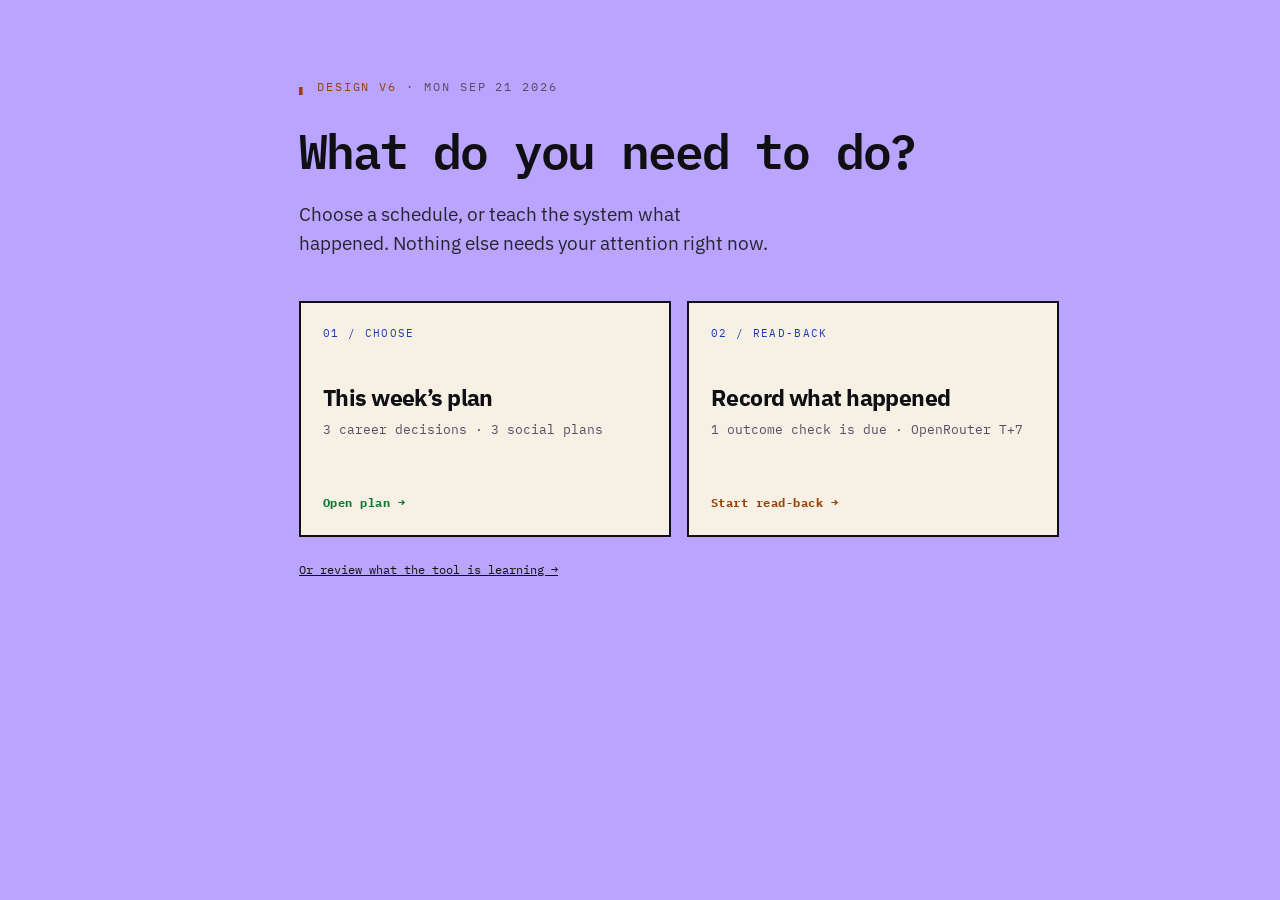
<file: design_v8.html>
<!doctype html>
<html lang="en">
<head>
<meta charset="utf-8">
<meta name="viewport" content="width=device-width,initial-scale=1">
<title>Skip or Go</title>
<link rel="preconnect" href="https://fonts.googleapis.com">
<link rel="preconnect" href="https://fonts.gstatic.com" crossorigin>
<link rel="stylesheet" href="https://fonts.googleapis.com/css2?family=IBM+Plex+Mono:wght@400;500;600&family=IBM+Plex+Sans:wght@400;500;600&display=swap">
<style>
  /* =====================================================================
     AWS Builder Center is the real reference: builder.aws.com is a LIGHT
     system — white ground, near-black hairline-bordered cards, Amazon-
     Ember-style sans body copy, and a Duospace monospace used ONLY for
     code-flavored accents ("if building:", "#hashtag" labels), never for
     body text. Near-black shows up inside specific image/icon panels, not
     as the page chrome. IBM Plex Mono/Sans stand in for the (proprietary)
     AmazonEmberDuospace/Amazon Ember pairing, matching that same division
     of labour. The BART palette stays (that's the product's own signage
     language, independent of AWS's own blue/purple accent), but on a
     light ground a fully-saturated hue fails text contrast, so each BART
     colour gets an "ink" (darkened, AA-safe as text) and "tint" (very
     light, AA-safe as a fill) variant. Decorative, non-text uses — a 3px
     accent bar, a small filled pip, a countdown-pill fill — keep the
     bright hue; text/labels use the ink variant; soft callout boxes use
     the tint. The event-DETAIL screen is the one place that stays dark —
     that's Partiful's borrowed language, not AWS's, and the brief frames
     it as a separate screen on purpose. Its dark palette overrides live
     in the .detail block below, using the SAME variable names, so every
     shared component (risk lines, factor chips, the unblock callout)
     renders correctly in whichever theme it appears in without a second
     copy of its rules. */
  :root{
    color-scheme:light;
    /* Cypherpunk variation: electric lavender replaces TypeUI's lime. The
       background is intentionally assertive, but the reading surfaces stay
       warm and quiet — this is a decision tool, not a security dashboard. */
    --ground:#B9A4FF; --surface:#F7F0E4; --surface-2:#E7DBFF;
    --line:#101014; --line-soft:#2D2936;
    --text:#101014; --muted:#282530; --dim:#554F64;
    --ink:#101014;
    /* BART line colors — the Bay's own signage palette. Bright = decorative
       (bars, pips, fills). *-text = darkened, AA-safe as text on light.
       *-bg / *-border = very light tint + mid border for soft callouts. */
    --go:#00B94F; --part:#FFC400; --block:#E4002B; --data:#2956D9; --cond:#F58025;
    --go-text:#0C7A34; --part-text:#6F5200; --block-text:#B4001F; --data-text:#1E3EAE; --cond-text:#9A4107;
    --go-bg:#E4F7EC; --part-bg:#FFF6DB; --block-bg:#FBE4E7; --data-bg:#E3F3FA; --cond-bg:#FDEBDD;
    --go-border:#B8E6C8; --part-border:#F5DE9A; --block-border:#F0B8C0; --data-border:#B9E0F0; --cond-border:#F5C89A;
    --mono:"IBM Plex Mono",ui-monospace,SFMono-Regular,Menlo,monospace;
    --sans:"IBM Plex Sans",system-ui,-apple-system,"Segoe UI",sans-serif;
    --rail:66px;
  }
  *{box-sizing:border-box}
  html{scroll-behavior:smooth}
  body{margin:0;background:var(--ground);color:var(--text);font-family:var(--sans);
    font-size:15px;line-height:1.55;-webkit-font-smoothing:antialiased}
  a{color:inherit}
  :where(a,button,input,textarea,summary,[tabindex]):focus-visible{
    outline:2px solid var(--data-text);outline-offset:2px;border-radius:2px}
  .vh{position:absolute;width:1px;height:1px;margin:-1px;padding:0;overflow:hidden;
    clip-path:inset(50%);white-space:nowrap}
  .skip-link{position:fixed;top:-60px;left:8px;z-index:20;background:var(--data);color:var(--ink);
    font-family:var(--mono);font-size:12px;padding:9px 14px;border-radius:4px;text-decoration:none}
  .skip-link:focus-visible{top:8px}

  /* ---------- rail — exists to carry state badges ---------- */
  .rail{
    position:fixed;inset-block:0;left:0;width:var(--rail);background:var(--surface);
    border-right:1px solid var(--line);display:flex;flex-direction:column;align-items:center;
    padding-block:18px;gap:4px;z-index:5}
  .mark{font-family:var(--mono);font-size:15px;font-weight:600;color:var(--data-text);
    letter-spacing:-.05em;margin-bottom:14px;user-select:none}
  .rail a{position:relative;width:46px;height:44px;display:grid;place-items:center;border-radius:4px;
    color:var(--dim);text-decoration:none;border-left:2px solid transparent}
  .rail a:hover{color:var(--muted);background:var(--surface-2)}
  .rail a.on{color:var(--data-text);border-left-color:var(--data);background:var(--surface-2)}
  .rail svg{width:19px;height:19px;fill:none;stroke:currentColor;stroke-width:1.6;stroke-linecap:square}
  .rail .badge{position:absolute;top:4px;right:3px;min-width:15px;height:15px;padding:0 3px;
    border-radius:8px;background:var(--cond);color:var(--ink);font-family:var(--mono);
    font-size:9.5px;font-weight:600;display:grid;place-items:center;line-height:1;
    box-shadow:0 0 0 2px var(--surface)}
  .rail .tip{position:absolute;left:54px;white-space:nowrap;background:var(--text);
    border:1px solid var(--text);padding:3px 8px;border-radius:4px;font-family:var(--mono);
    font-size:11px;color:var(--ground);opacity:0;pointer-events:none;transition:opacity .12s;z-index:2}
  .rail a:hover .tip,.rail a:focus-visible .tip{opacity:1}

  .wrap{max-width:1240px;margin:0 auto;padding:40px 26px 80px;margin-left:var(--rail)}

  /* ---------- header ---------- */
  .eyebrow{font-family:var(--mono);font-size:11px;letter-spacing:.16em;text-transform:uppercase;
    color:var(--dim);display:flex;gap:9px;align-items:center;flex-wrap:wrap}
  .eyebrow .tag{color:var(--cond-text)}
  h1{font-family:var(--mono);font-weight:600;font-size:clamp(27px,4.6vw,38px);margin:13px 0 0;
    letter-spacing:-.02em;text-wrap:balance}
  .thesis{font-size:clamp(16px,2.3vw,18.5px);color:var(--muted);max-width:60ch;margin:13px 0 0;
    text-wrap:balance}
  .thesis em{color:var(--text);font-style:normal;font-weight:500}

  /* ---------- status: only things she would act on ---------- */
  .status{margin-top:30px;display:grid;grid-template-columns:repeat(auto-fit,minmax(196px,1fr));
    gap:1px;background:var(--line);border:1px solid var(--line);border-radius:4px;overflow:hidden}
  .cell{background:var(--surface);padding:13px 15px}
  .cell .k{font-family:var(--mono);font-size:10px;letter-spacing:.14em;text-transform:uppercase;color:var(--dim)}
  .cell .v{font-family:var(--mono);font-size:14.5px;font-weight:500;margin-top:5px;font-variant-numeric:tabular-nums}
  .cell .v small{display:block;font-family:var(--sans);font-size:12.5px;color:var(--muted);font-weight:400}
  .v.attn{color:var(--cond-text)} .v.ok{color:var(--go-text)}
  .slots{display:inline-flex;gap:4px;margin-left:8px;vertical-align:2px}
  .slot{width:20px;height:7px;border-radius:1px;background:var(--line-soft);display:inline-block}
  .slot.used{background:var(--go)}

  h2{font-family:var(--mono);font-size:11.5px;font-weight:600;letter-spacing:.16em;
    text-transform:uppercase;color:var(--dim);margin:52px 0 0;scroll-margin-top:24px}
  h2 .n{color:var(--dim);opacity:.55;margin-left:7px}
  .lede{color:var(--muted);max-width:68ch;margin:10px 0 0;font-size:14px}

  /* ---------- verdict stack — never a card grid ---------- */
  .stack{display:flex;flex-direction:column;margin-top:10px}
  .row{display:grid;grid-template-columns:112px 1fr auto;gap:20px;align-items:start;
    padding-block:21px;border-bottom:1px solid var(--line-soft)}
  .row:first-child{border-top:1px solid var(--line-soft)}
  .verdict{font-family:var(--mono);font-weight:600;font-size:12.5px;letter-spacing:.1em;
    padding:5px 0 5px 12px;border-left:3px solid var(--dim);color:var(--dim)}
  .verdict small{display:block;font-size:9.5px;letter-spacing:.08em;color:var(--dim);
    font-weight:400;margin-top:3px;text-transform:none}
  .v-go{border-left-color:var(--go);color:var(--go-text)}
  .v-part{border-left-color:var(--part);color:var(--part-text)}
  /* go_if: orange AND interrupted — the verdict is broken by a condition.
     Distinguishable without color. */
  .v-goif{color:var(--cond-text);border-left:0;position:relative;padding-left:12px}
  .v-goif::before{content:"";position:absolute;left:0;top:2px;bottom:2px;width:3px;
    background:repeating-linear-gradient(to bottom,var(--cond) 0 5px,transparent 5px 10px)}
  .v-skip{border-left-color:var(--line);color:var(--dim)}
  .v-block{border-left-color:var(--block);color:var(--block-text)}

  .title{font-weight:600;font-size:16.5px;line-height:1.3;margin:0;text-wrap:balance}
  .title a{text-decoration:none;border-bottom:1px solid transparent}
  .title a:hover{border-bottom-color:var(--data-text);color:var(--data-text)}
  .row.muted .title{color:var(--muted);font-weight:500}
  .meta{font-family:var(--mono);font-size:11.5px;color:var(--dim);margin-top:6px;
    display:flex;flex-wrap:wrap;gap:4px 9px;align-items:center}
  .meta i{font-style:normal;color:var(--line);user-select:none}
  .src{border:1px solid var(--line);border-radius:4px;padding:0 5px;font-size:10px;
    letter-spacing:.07em;text-transform:uppercase}
  .reason{margin:10px 0 0;color:var(--text);max-width:62ch;font-size:14.5px}
  .row.muted .reason{color:var(--muted)}
  .reason b{color:var(--text);font-weight:600}
  /* the unblocking condition reads as an ACTION, not a caveat */
  .unblock{margin:11px 0 0;display:block;
    border:1px dashed var(--cond-border);background:var(--cond-bg);border-radius:4px;padding:8px 12px;
    font-family:var(--mono);font-size:12px;color:var(--cond-text);max-width:60ch;line-height:1.5}
  .unblock b{font-weight:600;letter-spacing:.06em;margin-right:9px}
  .risk{margin:8px 0 0;font-family:var(--mono);font-size:11.5px;color:var(--part-text);max-width:62ch;line-height:1.55}
  .risk::before{content:"\25B2 ";font-size:9px;vertical-align:1px}
  .flag{margin:8px 0 0;font-family:var(--mono);font-size:11.5px;color:var(--dim);max-width:64ch;
    line-height:1.55;border-left:2px solid var(--line);padding-left:10px}
  .factors{display:flex;flex-wrap:wrap;gap:6px;margin-top:12px}
  .f{font-family:var(--mono);font-size:10.5px;letter-spacing:.04em;border:1px solid var(--line);
    border-radius:4px;padding:3px 7px;color:var(--dim);background:var(--surface);white-space:nowrap}
  .f b{font-weight:500;color:var(--muted)}
  .f.pos{border-color:var(--go-border);color:var(--go-text);background:var(--go-bg)}
  .f.pos b{color:var(--go-text)}
  .f.neg{border-color:var(--block-border);color:var(--block-text);background:var(--block-bg)}
  .f.neg b{color:var(--block-text)}
  .f.rec{border-style:dashed;border-color:var(--dim);color:var(--muted)}
  .pcol{text-align:right;font-family:var(--mono);min-width:76px}
  .p{font-size:25px;font-weight:600;letter-spacing:-.02em;font-variant-numeric:tabular-nums;line-height:1.1}
  .row.muted .p{color:var(--dim)}
  .plabel{font-size:9px;letter-spacing:.11em;text-transform:uppercase;color:var(--dim);margin-top:3px}
  .locked{font-size:9px;color:var(--data-text);letter-spacing:.05em;margin-top:6px}

  /* ---------- skip collapse ---------- */
  .fold{margin-top:22px;border:1px solid var(--line);border-radius:4px;background:var(--surface)}
  .fold-btn{width:100%;display:flex;gap:14px;align-items:center;justify-content:space-between;
    background:none;border:0;color:inherit;text-align:left;padding:16px 18px;cursor:pointer;
    font-family:var(--sans);font-size:14.5px;min-height:44px}
  .fold-btn .n{font-family:var(--mono);font-weight:600;color:var(--muted);font-size:15px}
  .fold-btn .why{color:var(--muted);font-family:var(--mono);font-size:11.5px;letter-spacing:.04em}
  .fold-btn .chev{font-family:var(--mono);font-size:11px;color:var(--dim);white-space:nowrap}
  .fold-btn:hover{background:var(--surface-2)}
  .fold-body{border-top:1px solid var(--line);padding:4px 18px 10px}
  .fold-body[hidden]{display:none}
  .sk{display:grid;grid-template-columns:78px 1fr auto;gap:14px;align-items:baseline;
    padding-block:10px;border-bottom:1px solid var(--line-soft);font-size:13.5px}
  .sk:last-child{border-bottom:0}
  .sk .d{font-family:var(--mono);font-size:11px;color:var(--dim)}
  .sk .t{color:var(--muted);min-width:0;overflow-wrap:anywhere}
  .sk .r{font-family:var(--mono);font-size:10.5px;color:var(--dim);letter-spacing:.06em;text-align:right}

  /* ---------- one honest line, never 59 rows ---------- */
  .suppressed{margin-top:14px;font-family:var(--mono);font-size:12px;color:var(--dim);
    line-height:1.7;border-left:2px solid var(--line);padding-left:12px;max-width:74ch}
  .suppressed b{color:var(--muted);font-weight:500}

  /* ---------- panels ---------- */
  .panel{margin-top:12px;border:1px solid var(--line);border-radius:4px;background:var(--surface);padding:18px 20px}
  .counts{font-family:var(--mono);font-size:11.5px;color:var(--dim);letter-spacing:.03em;line-height:1.75;margin:0}
  .counts b{color:var(--muted);font-weight:500}

  /* ---------- pending hypotheses ---------- */
  .hyp{display:grid;grid-template-columns:1fr 130px;gap:18px;align-items:start;
    padding-block:16px;border-bottom:1px solid var(--line-soft)}
  .hyp:last-of-type{border-bottom:0}
  .hyp p{margin:0;font-size:14.5px;color:var(--text);max-width:64ch;line-height:1.5}
  .hyp .ev{margin-top:7px;font-family:var(--mono);font-size:11px;color:var(--dim);line-height:1.6;max-width:64ch}
  .support{text-align:right;font-family:var(--mono)}
  .pips{display:inline-flex;gap:4px}
  .pip{width:16px;height:6px;border-radius:1px;background:var(--line-soft);
    border:1px solid var(--line-soft)}
  .pip.on{background:var(--data-text);border-color:var(--data-text)}
  .support .c{font-size:11px;color:var(--dim);letter-spacing:.08em;margin-top:6px}
  .support .c b{color:var(--muted);font-weight:500}
  .support .act{font-size:10px;letter-spacing:.08em;margin-top:4px}
  .frozen{margin-top:18px;padding-top:15px;border-top:1px solid var(--line);
    font-family:var(--mono);font-size:11.5px;color:var(--dim);line-height:1.75;max-width:74ch}
  .frozen b{color:var(--muted);font-weight:500}

  /* ---------- read-back: two panes that must not merge ---------- */
  .say label{font-family:var(--mono);font-size:10px;letter-spacing:.14em;text-transform:uppercase;
    color:var(--dim);display:block}
  .say textarea{width:100%;margin-top:9px;min-height:96px;resize:vertical;background:var(--ground);
    border:1px solid var(--line);border-radius:4px;color:var(--text);font-family:var(--sans);
    font-size:15px;line-height:1.6;padding:12px 13px}
  .say textarea::placeholder{color:var(--dim)}
  .say textarea:focus-visible{outline:2px solid var(--data-text);outline-offset:-1px;border-color:var(--data-text)}
  .say-bar{display:flex;gap:10px;flex-wrap:wrap;margin-top:10px;align-items:center}
  /* AWS's own primary CTA ("Join now"): near-black fill, white text, 4px
     radius, compact — not a chunky pill. That shape is reserved for the
     Partiful-borrowed detail screen. */
  .btn{background:var(--ink);border:1px solid var(--ink);border-radius:4px;color:#fff;
    font-family:var(--sans);font-size:13.5px;font-weight:500;letter-spacing:0;
    padding:11px 20px;cursor:pointer;min-height:44px}
  .btn:hover{background:#232B35;border-color:#232B35}
  .btn.ghost{background:var(--ground);border:1px solid var(--line);color:var(--muted);font-weight:400}
  .btn.ghost:hover{background:var(--surface-2);color:var(--text)}

  .panes{display:grid;grid-template-columns:1fr 1fr;gap:26px;margin-top:22px;align-items:start}
  .panes[hidden]{display:none}
  .pane-h{font-family:var(--mono);font-size:11px;letter-spacing:.14em;text-transform:uppercase;
    display:flex;align-items:center;gap:8px}
  .pane-sub{font-family:var(--mono);font-size:11px;color:var(--dim);margin:7px 0 12px;line-height:1.6;max-width:42ch}

  /* Recorded — a solid ledger. Flush, filled, editable. */
  .recorded .pane-h{color:var(--go-text)}
  .rec-list{border:1px solid var(--line);border-radius:4px;background:var(--surface);overflow:hidden}
  .rec{display:grid;grid-template-columns:118px 1fr;gap:12px;align-items:center;padding:10px 13px;
    border-bottom:1px solid var(--line-soft)}
  .rec:last-child{border-bottom:0}
  .rec .k{font-family:var(--mono);font-size:10.5px;color:var(--dim);letter-spacing:.04em;overflow-wrap:anywhere}
  .rec input{width:100%;background:var(--ground);border:1px solid var(--line);border-radius:4px;
    color:var(--text);font-family:var(--mono);font-size:12.5px;padding:7px 9px;min-height:34px}
  .rec input:focus-visible{outline:2px solid var(--go-text);outline-offset:-1px;border-color:var(--go-text)}
  .rec .ro{font-family:var(--mono);font-size:12px;color:var(--muted)}
  .rec-foot{font-family:var(--mono);font-size:11px;color:var(--go-text);margin:10px 0 0;line-height:1.6}

  /* Suspected — a different kind of object: unfilled, hatched, offset, no control. */
  .suspected{padding-left:18px}
  .suspected .pane-h{color:var(--cond-text)}
  .sus{position:relative;margin-bottom:14px;padding:13px 15px;border:1px dashed var(--cond-border);
    border-radius:4px;color:var(--muted);font-size:14px;line-height:1.5;
    background-image:repeating-linear-gradient(135deg,rgba(245,128,37,.09) 0 2px,transparent 2px 9px)}
  .sus q{quotes:none;color:var(--text)}
  .sus .src-note{display:block;font-family:var(--mono);font-size:10.5px;color:var(--dim);margin-top:9px;line-height:1.6}
  .sus .ctr{display:inline-block;font-family:var(--mono);font-size:10px;letter-spacing:.1em;
    color:var(--cond-text);border:1px solid var(--cond-border);border-radius:4px;padding:2px 6px;margin-top:10px}
  .no-approve{font-family:var(--mono);font-size:11px;color:var(--dim);line-height:1.7;margin:0}

  /* ---------- calibration container, honest empty state ---------- */
  .empty{border:1px dashed var(--line);border-radius:4px;padding:20px;margin-top:12px}
  .empty .big{font-family:var(--mono);font-size:22px;font-weight:600;color:var(--muted);
    letter-spacing:-.01em;font-variant-numeric:tabular-nums}
  .empty .big span{color:var(--dim);font-size:14px;font-weight:400;letter-spacing:.06em}
  .ghost-rows{margin-top:16px;display:flex;flex-direction:column;gap:7px}
  .ghost-row{height:10px;border-radius:1px;background:repeating-linear-gradient(90deg,
    var(--line-soft) 0 22px,transparent 22px 30px)}
  .ghost-row.real{background:var(--data-text);width:11%}

  .principles{margin-top:56px;border-top:1px solid var(--line);padding-top:24px;
    display:grid;grid-template-columns:repeat(auto-fit,minmax(215px,1fr));gap:20px 28px}
  .principles p{margin:0;font-family:var(--mono);font-size:12px;line-height:1.65;color:var(--muted)}
  .principles p::before{content:"";display:block;width:16px;height:2px;background:var(--data-text);margin-bottom:8px}
  .foot{margin-top:30px;font-family:var(--mono);font-size:10.5px;color:var(--dim);line-height:1.8;max-width:78ch}

  /* ---------- Cypherpunk experiment: the weekly system ----------
     Lavender is the field. Warm paper panels contain the actual reading. This
     gives the state machine a more personal, technical character without
     turning every SKIP into a threat. The event-detail screen below deliberately
     opts out: it is still the separate, Partiful-borrowed dark mode. */
  .week{min-height:100vh;background:var(--ground)}
  body:not(.on-detail) .rail{border-right-width:2px;background:var(--surface)}
  body:not(.on-detail) .rail a{border-radius:0}
  body:not(.on-detail) .rail a.on{border-left-width:4px;background:var(--surface-2)}
  .week .eyebrow .tag{display:inline-block;background:var(--ink);color:var(--ground);padding:2px 6px}
  .week h1{letter-spacing:-.04em}
  .week h2{display:table;background:var(--ink);color:var(--surface);padding:4px 7px;margin-top:54px}
  .week h2 .n{color:var(--ground);opacity:1}
  .week .status{gap:2px;border-width:2px;border-radius:0}
  .week .cell{background:var(--surface)}
  /* One paper stack, never a grid of paper cards: the decision remains a
     continuous queue, but its text no longer has to compete with the field. */
  .week .stack{background:var(--surface);border:2px solid var(--line);padding-inline:16px}
  .week .row{border-bottom-width:2px}
  .week .row:first-child{border-top-width:2px}
  .week .fold,.week .panel,.week .rec-list,.week .empty{border-width:2px;border-radius:0}
  .week .fold-btn:hover{background:var(--surface-2)}
  .week .src,.week .f,.week .unblock,.week .sus,.week .sus .ctr,
  .week .say textarea,.week .rec input{border-radius:0}
  .week .src,.week .f{border-width:1px}
  .week .btn{border-radius:0;font-family:var(--mono);font-size:12px;letter-spacing:.04em}
  .week .btn.ghost{border-width:2px}
  .week .pip{border-radius:0}
  .week .principles{border-top-width:2px}
  .week .principles p::before{width:24px;height:3px;background:var(--ink)}
  .readback-page .say{max-width:860px}
  .readback-due{display:flex;align-items:center;justify-content:space-between;gap:16px;
    padding:12px 14px;margin-bottom:20px;border:2px solid var(--ink);background:var(--surface-2)}
  .readback-due .due-k{font-family:var(--mono);font-size:10px;letter-spacing:.12em;color:var(--cond-text)}
  .readback-due strong{display:block;margin-top:2px;font-size:15px}.readback-due span:last-child{font-family:var(--mono);font-size:11px;color:var(--dim)}

  /* ---------- v5 information architecture ---------- */
  .home{display:none;min-height:100vh;background:var(--ground);padding:40px 26px 80px;margin-left:var(--rail)}
  .home-inner{max-width:900px;margin:0 auto;padding-top:38px}
  .home h1{margin-top:16px;font-size:clamp(32px,5vw,48px);letter-spacing:-.045em}
  .home .thesis{font-size:19px;max-width:52ch}
  .home-actions{display:grid;grid-template-columns:1fr 1fr;gap:16px;margin-top:42px;max-width:760px}
  .home-action{min-height:236px;border:2px solid var(--ink);background:var(--surface);color:var(--text);
    text-decoration:none;padding:22px;display:flex;flex-direction:column;align-items:flex-start}
  .home-action:hover{background:var(--surface-2)}
  .home-action .action-k{font-family:var(--mono);font-size:11px;letter-spacing:.12em;color:var(--data-text)}
  .home-action strong{font-size:23px;line-height:1.16;margin-top:42px;letter-spacing:-.025em}
  .home-action span:not(.action-k){font-family:var(--mono);font-size:11px;color:var(--dim);margin-top:9px;line-height:1.5}
  .home-action b{font-family:var(--mono);font-size:12px;letter-spacing:.04em;margin-top:auto}
  .choose-action b{color:var(--go-text)} .readback-action b{color:var(--cond-text)}
  .learn-link{display:inline-block;margin-top:24px;color:var(--text);font-family:var(--mono);font-size:12px}
  .week-picker{margin-top:30px;border:2px solid var(--ink);background:var(--surface);display:flex;
    align-items:stretch;width:max-content;max-width:100%;font-family:var(--mono)}
  .week-picker>div{padding:8px 20px;display:grid;gap:0;min-width:160px;border-inline:2px solid var(--ink)}
  .picker-k{font-size:9px;letter-spacing:.14em;color:var(--dim)}
  .week-picker strong{font-size:14px;line-height:1.3}.week-picker small{font-size:10px;color:var(--dim)}
  .week-arrow{appearance:none;border:0;background:var(--ink);color:var(--surface);width:42px;font:600 16px var(--mono);cursor:pointer}
  .week-arrow:hover{background:#2D2936}
  .week-jump{appearance:none;border:0;border-left:2px solid var(--ink);background:var(--surface);color:var(--dim);
    font:11px var(--mono);padding-inline:14px;cursor:pointer}
  .week-jump:hover,.week-jump.on{background:var(--surface-2);color:var(--text);font-weight:600}
  .week-picker + h2{margin-top:30px}
  /* The choose queue answers exactly four questions: verdict, what, when, why.
     Everything else is held for the detail page. */
  .choose-page .status{display:none}
  .choose-page .row{grid-template-columns:112px 1fr;gap:20px;padding-block:18px}
  .choose-page .row .meta,.choose-page .row .factors,.choose-page .row .risk,
  .choose-page .row .flag,.choose-page .row .pcol{display:none}
  .choose-page .row .reason{margin-top:5px;font-size:14px;max-width:65ch}
  .choose-page .title{font-size:18px}
  .choose-page .fold{margin-top:16px}.choose-page .suppressed{display:none}
  .choose-page .v-skip{border-left-color:var(--line)}
  /* v5 keeps the planning page intentionally legible at a glance. The
     calendar answers "when?" before the queue asks "should I?". Career
     events, social plans, and set-asides share one row language, but never
     pretend to have the same purpose. */
  .legacy-choose{display:none}
  .v5-plan{max-width:900px}
  .plan-calendar{margin-top:30px;border:2px solid var(--ink);background:var(--surface);max-width:760px}
  .calendar-top{display:flex;align-items:center;justify-content:space-between;gap:12px;padding:13px 15px;border-bottom:2px solid var(--ink)}
  .calendar-top strong{font-family:var(--mono);font-size:15px;letter-spacing:-.02em}
  .calendar-arrow{appearance:none;width:34px;height:30px;border:1px solid var(--ink);background:var(--surface);font:600 15px var(--mono);cursor:pointer}
  .calendar-arrow:hover{background:var(--surface-2)}
  .week-options{display:grid;grid-template-columns:repeat(3,1fr)}
  .week-choice{appearance:none;min-height:75px;border:0;border-right:1px solid var(--line);background:var(--surface);padding:11px 13px;text-align:left;color:var(--text);cursor:pointer}
  .week-choice:last-child{border-right:0}.week-choice:hover,.week-choice.on{background:var(--surface-2)}
  .week-choice.on{box-shadow:inset 0 -4px 0 var(--data-text)}
  .week-choice span,.date-jump label{display:block;font:10px var(--mono);letter-spacing:.11em;color:var(--dim)}
  .week-choice strong{display:block;margin-top:4px;font:600 13px var(--mono);letter-spacing:-.03em}
  .date-jump{display:flex;align-items:center;gap:10px;border-top:1px solid var(--line);padding:10px 13px}
  .date-jump input{border:1px solid var(--ink);background:var(--surface);padding:7px 9px;font:12px var(--mono);color:var(--text)}
  .date-jump p{margin:0 0 0 auto;font-size:12px;color:var(--dim);max-width:36ch;line-height:1.35}
  .v5-plan h2{margin-top:38px}
  .section-note{font-family:var(--mono);font-size:11px;color:var(--dim);margin:10px 0 0;line-height:1.6;max-width:75ch}
  .plan-stack{margin-top:12px;border:2px solid var(--ink);background:var(--surface);padding-inline:16px}
  .plan-row{display:grid;grid-template-columns:112px 1fr auto;gap:20px;padding:18px 0;border-bottom:2px solid var(--line-soft)}
  .plan-row:first-child{border-top:2px solid var(--line-soft)}.plan-row:last-child{border-bottom:0}
  .plan-label{font:600 12px var(--mono);letter-spacing:.1em;padding:5px 0 5px 12px;border-left:3px solid var(--line);color:var(--dim)}
  .plan-label.go{border-color:var(--go);color:var(--go-text)}.plan-label.part{border-color:var(--part);color:var(--part-text)}
  .plan-label.social{border-color:var(--data);color:var(--data-text)}.plan-label.skip{border-color:var(--line);color:var(--dim)}
  .plan-title{font-size:18px;line-height:1.25;font-weight:600;margin:0}.plan-title a{text-decoration:none}.plan-title a:hover{color:var(--data-text);text-decoration:underline;text-underline-offset:3px}
  .plan-meta{font:11px var(--mono);color:var(--dim);margin-top:5px}.plan-reason{font-size:14px;margin:5px 0 0;color:var(--muted);max-width:65ch}
  .plan-score{font-family:var(--mono);text-align:right;min-width:56px;padding-top:2px}.plan-score b{display:block;font-size:22px;line-height:1;color:var(--text);letter-spacing:-.06em}.plan-score span{display:block;margin-top:5px;font-size:9px;letter-spacing:.1em;color:var(--dim)}
  .plan-score.go b{color:var(--go-text)}.plan-score.part b{color:var(--part-text)}
  .social-band{margin-top:40px;background:var(--surface-2);border:2px solid var(--ink);padding:0 16px 16px}.social-band h2{margin-top:0;transform:translateY(-1px)}
  .social-band .plan-stack{margin-top:12px;border-color:var(--ink)}
  .social-band .plan-row{border-color:var(--line-soft)}
  .social-band .plan-title{font-size:17px}.social-band .plan-reason{color:var(--muted)}
  .set-aside{margin-top:40px}.set-aside .plan-title{font-size:16px;font-weight:500}.set-aside .plan-row{padding-block:15px}
  .set-aside .plan-reason{font-size:13.5px}
  .learning-intro{max-width:72ch;margin-top:10px;padding:14px 16px;background:var(--surface-2);border-left:4px solid var(--data-text);font-size:14px;color:var(--muted)}
  .about-page{max-width:880px}.about-page .panel{max-width:860px}.about-page h3{font:600 16px var(--mono);letter-spacing:-.03em;margin:0}.about-page .panel p{max-width:70ch;color:var(--muted)}
  .loop{display:grid;grid-template-columns:repeat(4,1fr);gap:2px;background:var(--ink);border:2px solid var(--ink);margin-top:16px}.loop div{background:var(--surface);padding:15px;min-height:115px}.loop b{display:block;font:600 11px var(--mono);letter-spacing:.1em;color:var(--data-text)}.loop span{display:block;margin-top:8px;font-size:13px;line-height:1.4;color:var(--muted)}
  /* v7: reading text is deliberately larger than system labels. The small
     mono treatment is reserved for metadata, never the explanation itself. */
  body{font-size:16px}.eyebrow{font-size:12px}.section-note{font-size:13.5px}.plan-meta{font-size:12.5px}.plan-reason{font-size:15.5px;line-height:1.5}.learning-intro{font-size:15.5px;line-height:1.55}.counts{font-size:12.5px}.week-choice span,.date-jump label{font-size:10.5px}.week-choice strong{font-size:14px}.home-action span:not(.action-k){font-size:12.5px}.foot,.hyp .ev,.support .c{font-size:12px}
  .rail-toggle{appearance:none;border:0;background:transparent;color:var(--dim);font:600 16px var(--mono);width:46px;height:34px;cursor:pointer;margin-bottom:8px}.rail-toggle:hover{background:var(--surface-2);color:var(--text)}.nav-name{display:none;font:12px var(--mono);letter-spacing:.04em;white-space:nowrap}.mark-full{display:none}
  body.rail-open{--rail:218px}body.rail-open .rail{align-items:stretch;padding-inline:10px}body.rail-open .mark{padding:0 8px;margin-bottom:8px}.rail-open .mark-short{display:none}.rail-open .mark-full{display:inline}.rail-open .rail a{width:auto;grid-template-columns:24px 1fr;justify-content:start;padding-inline:10px;gap:10px}.rail-open .nav-name{display:block}.rail-open .rail .badge{right:10px}.rail-open .rail .tip{display:none}
  /* The right column is a week rail, not a dashboard card. It belongs to the
     lavender field and gives the empty desktop space a quiet editorial job. */
  .plan-body{display:grid;grid-template-columns:minmax(0,1fr) 300px;gap:48px;align-items:start}.week-glance{position:sticky;top:38px;margin-top:36px;border-left:3px solid var(--ink);padding:4px 0 0 22px;min-height:430px}.week-glance h3{font:600 11px var(--mono);letter-spacing:.14em;margin:0;color:var(--data-text)}.glance-date{font:600 clamp(27px,3vw,38px)/1 var(--mono);letter-spacing:-.07em;margin:18px 0 30px;color:var(--text);max-width:7ch}.glance-list{list-style:none;padding:0;margin:0}.glance-list li{padding:15px 0;border-top:1px solid rgba(16,16,20,.6);font-size:15px;line-height:1.4;color:var(--muted)}.glance-list b{display:block;font:600 12px var(--mono);letter-spacing:.08em;color:var(--text);margin-bottom:5px}.glance-link{display:inline-block;margin-top:26px;font:600 12px var(--mono);color:var(--data-text);text-decoration-thickness:1px;text-underline-offset:4px}
  /* Learning is a reading surface. Constrain the line length and establish a
     consistent cadence between evidence, calibration, and reflection. */
  .learn-page{max-width:940px}.learn-page h2{margin-top:36px}.learn-page .panel{margin-top:14px}.learn-page .learning-intro{margin-top:14px;margin-bottom:22px}.learn-page .hyp{padding-block:20px}.learn-page .hyp p{font-size:15.5px;line-height:1.55}.learn-page .hyp .ev{font-size:12.5px;line-height:1.65;margin-top:9px}.learn-page .principles{margin-top:42px;padding-top:22px}.learn-page .foot{margin-top:24px}.learn-page + .learn-page{margin-top:36px}
  body.page-home .home{display:block}
  body.page-home .week,body.page-home .rail{display:none}
  body.page-choose .readback-page,body.page-choose .learn-page,body.page-choose .about-page{display:none}
  body.page-readback .choose-page,body.page-readback .learn-page,body.page-readback .about-page{display:none}
  body.page-learn .choose-page,body.page-learn .readback-page,body.page-learn .about-page{display:none}
  body.page-about .choose-page,body.page-about .readback-page,body.page-about .learn-page{display:none}
  body.on-detail .home{display:none}

  /* ================= DETAIL SCREEN — same system, tighter focus =================
     Partiful's useful contribution was the single-event concentration, not the
     dark skin. The sheet below is therefore the same lavender field and warm
     paper used by Choose / Read-back, just at a more deliberate scale. */
  .detail{
    --ground:#B9A4FF; --surface:#F7F0E4; --surface-2:#E7DBFF;
    --line:#101014; --line-soft:#2D2936;--text:#101014;--muted:#282530;--dim:#554F64;
    --ink:#101014;--go-text:#0C7A34;--part-text:#6F5200;--block-text:#B4001F;--data-text:#1E3EAE;--cond-text:#9A4107;
    --go-bg:#E4F7EC;--part-bg:#FFF6DB;--block-bg:#FBE4E7;--data-bg:#E3F3FA;--cond-bg:#FDEBDD;
    --go-border:#B8E6C8;--part-border:#F5DE9A;--block-border:#F0B8C0;--data-border:#B9E0F0;--cond-border:#F5C89A;
    color-scheme:light;background:var(--ground);color:var(--text);
    display:none;min-height:100vh;position:relative;isolation:isolate}
  body.on-detail{background:#B9A4FF}
  body.on-detail .detail{display:block}
  body.on-detail .week,body.on-detail .rail{display:none}
  .glow{display:none}
  .sheet{max-width:740px;margin:32px auto 80px;padding:24px 28px 46px;background:var(--surface);border:2px solid var(--ink)}
  .back{display:inline-flex;align-items:center;gap:8px;font-family:var(--mono);font-size:11.5px;
    letter-spacing:.08em;color:var(--surface);background:var(--ink);text-decoration:none;padding:8px 10px;min-height:40px}
  .back:hover{background:#2D2936;color:var(--surface)}
  .d-eyebrow{margin-top:24px;display:flex;gap:8px;justify-content:flex-start;flex-wrap:wrap;
    font-family:var(--mono);font-size:10.5px;letter-spacing:.12em;text-transform:uppercase;color:var(--dim)}
  .d-title{font-family:var(--mono);font-weight:600;font-size:clamp(26px,6.4vw,40px);line-height:1.12;
    letter-spacing:-.025em;text-align:left;margin:16px 0 0;text-wrap:balance;overflow-wrap:anywhere}
  /* The route lands focus on the heading for screen readers; it is not a control. */
  .d-title:focus{outline:none}
  .d-when{text-align:left;margin-top:22px;font-family:var(--mono)}
  .d-when .day{font-size:clamp(20px,4.6vw,27px);font-weight:600;letter-spacing:-.01em}
  .d-when .hrs{font-size:clamp(20px,4.6vw,27px);font-weight:400;color:var(--muted);letter-spacing:-.01em}
  .d-where{text-align:left;margin-top:9px;font-family:var(--mono);font-size:12.5px;color:var(--dim);line-height:1.7}
  .d-where b{color:var(--muted);font-weight:400}

  /* the verdict card — decision leads, probability demoted */
  .d-verdict{margin-top:30px;border:2px solid var(--line);border-radius:0;background:var(--surface-2);
    padding:20px 22px;display:grid;grid-template-columns:1fr auto;gap:18px;align-items:start}
  .d-verdict .lab{font-family:var(--mono);font-size:19px;font-weight:600;letter-spacing:.06em}
  .d-verdict .sub{font-family:var(--mono);font-size:10.5px;letter-spacing:.1em;color:var(--dim);margin-top:5px}
  .d-verdict .txt{margin:12px 0 0;font-size:15px;color:var(--text);max-width:52ch}
  .d-p{text-align:right;font-family:var(--mono);min-width:82px}
  .d-p .n{font-size:27px;font-weight:600;font-variant-numeric:tabular-nums;letter-spacing:-.02em;
    transition:color .18s}
  .d-p .l{font-size:9px;letter-spacing:.11em;text-transform:uppercase;color:var(--dim);margin-top:3px}
  .d-p .delta{font-size:10.5px;letter-spacing:.05em;margin-top:6px;min-height:14px}
  .delta.up{color:var(--go)} .delta.down{color:var(--part)}

  /* the big chunky pills */
  .pills{display:grid;grid-template-columns:1fr 1fr;gap:12px;margin-top:26px}
  .pill{appearance:none;border:2px solid var(--line);background:var(--surface);color:var(--text);
    font-family:var(--mono);font-size:15px;font-weight:600;letter-spacing:.04em;
    border-radius:0;padding:18px 16px;min-height:62px;cursor:pointer;transition:background .15s,border-color .15s}
  .pill:hover{background:var(--surface-2)}
  .pill.want[aria-pressed="true"]{background:var(--go-bg);border-color:var(--go);color:var(--go-text)}
  .pill.pass[aria-pressed="true"]{background:var(--ink);border-color:var(--ink);color:var(--surface)}
  .pill .s{display:block;font-size:10px;font-weight:400;letter-spacing:.08em;color:var(--dim);margin-top:5px}
  .pill[aria-pressed="true"] .s{color:inherit;opacity:.72}

  /* ---------- the context strip: three taps, one gesture ---------- */
  .ctx{margin-top:22px;border:2px solid var(--go-border);border-radius:0;background:var(--go-bg);padding:18px 20px}
  .ctx[hidden]{display:none}
  .ctx h3{margin:0;font-family:var(--mono);font-size:11px;letter-spacing:.14em;text-transform:uppercase;
    color:var(--go-text);font-weight:600}
  .ctx .note{font-family:var(--mono);font-size:11px;color:var(--dim);margin:8px 0 0;line-height:1.65;max-width:52ch}
  .qs{display:flex;flex-direction:column;gap:10px;margin-top:16px}
  .q{display:flex;gap:12px;align-items:center;justify-content:space-between;flex-wrap:wrap}
  .q .lab{font-size:14.5px;color:var(--text);padding:0;min-width:0}
  .seg{display:inline-flex;border:1px solid var(--line);border-radius:0;overflow:hidden;background:var(--surface)}
  .seg label{position:relative;font-family:var(--mono);font-size:12.5px;letter-spacing:.06em;
    color:var(--muted);padding:0 18px;min-height:44px;display:grid;place-items:center;cursor:pointer}
  .seg input{position:absolute;opacity:0;width:1px;height:1px}
  .seg label:has(input:checked){background:var(--go);color:#04180C;font-weight:600}
  .seg label:has(input:focus-visible){outline:2px solid var(--data);outline-offset:-2px}
  .seg label:hover:not(:has(input:checked)){background:var(--surface-2);color:var(--text)}
  .recomputed{margin:16px 0 0;font-family:var(--mono);font-size:12px;color:var(--muted);
    line-height:1.7;border-top:1px solid #16311F;padding-top:13px;min-height:22px}
  .recomputed b{color:var(--text);font-weight:500}
  .recomputed .rec-unweighted{color:var(--cond)}

  .passed{margin-top:22px;border:2px solid var(--line);border-radius:0;background:var(--surface-2);
    padding:18px 20px;font-size:14.5px;color:var(--muted);line-height:1.6}
  .passed[hidden]{display:none}
  .passed b{color:var(--text);font-weight:600}
  .passed .alt{display:block;margin-top:12px;font-family:var(--mono);font-size:11.5px;color:var(--dim);line-height:1.7}
  .gatebox{margin-top:14px;font-family:var(--mono);font-size:11.5px;color:var(--dim);line-height:1.7}
  .gatebox button{background:none;border:1px solid var(--line);border-radius:2px;color:var(--muted);
    font-family:var(--mono);font-size:11.5px;padding:9px 12px;min-height:40px;cursor:pointer;margin-top:8px}
  .gatebox button:hover{background:var(--surface-2);color:var(--text)}

  .d-why{margin-top:28px}
  .d-why h3{font-family:var(--mono);font-size:10.5px;letter-spacing:.14em;text-transform:uppercase;
    color:var(--dim);margin:0 0 12px;font-weight:600}
  .d-raw{font-family:var(--mono);font-size:11px;color:var(--dim);line-height:1.8;margin:14px 0 0;
    overflow-wrap:anywhere;border-left:2px solid var(--line);padding-left:11px}
  .d-out{margin-top:26px;text-align:center}
  .d-out a{font-family:var(--mono);font-size:12px;color:var(--data);letter-spacing:.06em;
    display:inline-block;padding:12px;min-height:44px}

  @media (max-width:820px){
    .panes{grid-template-columns:1fr;gap:30px}
    .suspected{padding-left:0}
  }
  @media (max-width:760px){
    .rail{position:static;width:auto;flex-direction:row;inset:auto;border-right:0;
      border-bottom:1px solid var(--line);padding:8px 10px;justify-content:flex-start;gap:2px;
      overflow-x:auto}
    .mark{margin:0 10px 0 0;align-self:center}
    .rail a{border-left:0;border-bottom:2px solid transparent;height:40px;flex:0 0 auto}
    .rail a.on{border-left-color:transparent;border-bottom-color:var(--data)}
    .rail .tip{display:none}
    body.rail-open{--rail:66px}.rail-toggle{display:none}.nav-name,.mark-full{display:none!important}.mark-short{display:inline!important}
    .wrap{margin-left:0;padding:26px 16px 70px}
    .row{grid-template-columns:1fr;gap:12px}
    .pcol{text-align:left;display:flex;gap:10px;align-items:baseline}
    .plabel,.locked{margin-top:0}
    .hyp{grid-template-columns:1fr;gap:12px}
    .support{text-align:left}
    .sk{grid-template-columns:1fr;gap:3px}
    .sk .r{text-align:left}
    .rec{grid-template-columns:1fr;gap:5px}
    .d-verdict{grid-template-columns:1fr}
    .d-p{text-align:left;display:flex;gap:10px;align-items:baseline;flex-wrap:wrap}
    .d-p .l,.d-p .delta{margin-top:0}
    .sheet{padding:16px 16px 80px}
    .q{align-items:flex-start;flex-direction:column;gap:8px}
    .seg{width:100%}
    .seg label{flex:1 1 0}
    .home{margin-left:0;padding:26px 16px 70px}.home-inner{padding-top:8px}
    .home-actions{grid-template-columns:1fr;margin-top:30px}.home-action{min-height:180px}
    .plan-row{grid-template-columns:78px 1fr;gap:13px}.plan-score{grid-column:2;text-align:left;display:flex;gap:8px;align-items:baseline;padding-top:0}.plan-score span{margin:0}
    .loop{grid-template-columns:1fr 1fr}.date-jump{align-items:flex-start;flex-wrap:wrap}.date-jump p{margin:0;flex-basis:100%}
    .plan-body{display:block}.week-glance{position:static;margin-top:26px;min-height:0;border-left-width:3px}.glance-date{max-width:none;margin:13px 0 20px}
    .week-picker{width:100%;flex-wrap:wrap}.week-picker>div{min-width:0;flex:1}
    .week-jump{min-height:42px;flex:1 1 50%;border-top:2px solid var(--ink);border-left:0}
  }
  @media (prefers-reduced-motion:reduce){
    html{scroll-behavior:auto}
    *{animation:none!important;transition:none!important}
  }
</style>
</head>
<body class="rail-open">
<a class="skip-link" href="#content">Skip to this week's verdicts</a>

<nav class="rail" aria-label="Sections">
  <div class="mark" aria-label="Skip or Go"><span class="mark-short">S/G</span><span class="mark-full">SKIP / GO</span></div>
  <button class="rail-toggle" type="button" id="railToggle" aria-label="Collapse navigation" aria-expanded="true">☰</button>
  <a href="#/choose" class="on" data-route="choose"><svg viewBox="0 0 20 20" aria-hidden="true"><rect x="2.5" y="4" width="15" height="13"/><path d="M2.5 8h15M6.5 2v3M13.5 2v3"/><rect x="5.5" y="11" width="3" height="3" fill="currentColor" stroke="none"/></svg>
    <span class="vh">Choose</span><span class="nav-name">Choose</span><span class="tip" aria-hidden="true">Choose</span></a>
  <a href="#/readback" data-route="readback"><svg viewBox="0 0 20 20" aria-hidden="true"><path d="M3 4.5h14v9H8l-4 3.5V13.5H3z"/><path d="M6.5 8h7M6.5 10.5h4"/></svg>
    <span class="badge" aria-hidden="true">1</span><span class="vh">Read-back — 1 due</span>
    <span class="nav-name">Read-back</span><span class="tip" aria-hidden="true">Read-back · 1 due</span></a>
  <a href="#/learn" data-route="learn"><svg viewBox="0 0 20 20" aria-hidden="true"><path d="M10 2.5a5 5 0 0 0-3 9v2h6v-2a5 5 0 0 0-3-9z"/><path d="M8 17h4"/></svg>
    <span class="badge" aria-hidden="true">5</span><span class="vh">Learn</span>
    <span class="nav-name">Learn</span><span class="tip" aria-hidden="true">Learn · 5 open</span></a>
  <a href="#/about" data-route="about"><svg viewBox="0 0 20 20" aria-hidden="true"><circle cx="10" cy="10" r="7.5"/><path d="M10 9v5M10 6.2v.1"/></svg>
    <span class="vh">Why this exists</span><span class="nav-name">Why this exists</span><span class="tip" aria-hidden="true">Why this exists</span></a>
</nav>

<main class="home" id="home" aria-label="Skip or Go home">
  <div class="home-inner">
    <div class="eyebrow"><span class="tag">&#9622; DESIGN v6</span><span>&middot;</span><span>Mon Sep 21 2026</span></div>
    <h1>What do you need to do?</h1>
    <p class="thesis">Choose a schedule, or teach the system what happened. Nothing else needs your attention right now.</p>
    <div class="home-actions">
      <a class="home-action choose-action" href="#/choose"><span class="action-k">01 / CHOOSE</span><strong>This week&rsquo;s plan</strong><span>3 career decisions &middot; 3 social plans</span><b>Open plan &rarr;</b></a>
      <a class="home-action readback-action" href="#/readback"><span class="action-k">02 / READ-BACK</span><strong>Record what happened</strong><span>1 outcome check is due &middot; OpenRouter T+7</span><b>Start read-back &rarr;</b></a>
    </div>
    <a class="learn-link" href="#/learn">Or review what the tool is learning &rarr;</a>
  </div>
</main>

<div class="week">
<div class="wrap">

<section class="choose-page page">
  <div class="v5-plan">
    <header>
      <div class="eyebrow"><span class="tag">&#9622; CHOOSE</span><span>&middot;</span><span>Plan by week</span></div>
      <h1>Choose your week</h1>
      <p class="thesis">Is this event for someone like me, or am I <em>watching someone else&rsquo;s event?</em></p>
    </header>

    <section class="plan-calendar" aria-label="Plan week browser">
      <div class="calendar-top"><button class="calendar-arrow" type="button" aria-label="Previous month">&larr;</button><strong>September 2026</strong><button class="calendar-arrow" type="button" aria-label="Next month">&rarr;</button></div>
      <div class="week-options" role="group" aria-label="Nearby weeks">
        <button class="week-choice" type="button" data-v6-week="last"><span>LAST WEEK</span><strong>Sep 14 &ndash; 20</strong></button>
        <button class="week-choice on" type="button" data-v6-week="current"><span>THIS WEEK</span><strong>Sep 21 &ndash; 27</strong></button>
        <button class="week-choice" type="button" data-v6-week="next"><span>NEXT WEEK</span><strong>Sep 28 &ndash; Oct 4</strong></button>
      </div>
      <div class="date-jump"><label for="plan-date">Jump to any week</label><input id="plan-date" type="date" value="2026-09-21"><p id="v5Chosen">This week, Monday Sep 21 &ndash; Sunday Sep 27</p></div>
    </section>

    <div class="plan-body"><div class="decision-column">
    <h2 id="careerHeading">Career / professional <span class="n">3 decisions</span></h2>
    <p class="section-note">These are the only events that get a verdict and, when attended, an outcome check.</p>
    <div class="plan-stack" id="careerStack">
      <article class="plan-row"><div class="plan-label go">GO</div><div><h3 class="plan-title"><a href="#/e/cc-sf">Claude Code Workshop with Provectus</a></h3><div class="plan-meta">MON SEP 21 &middot; 13:00 &middot; SAN FRANCISCO</div><p class="plan-reason">You would be doing the thing, not watching it. The RSVP is closed, so treat this as one workshop decision with the duplicate listing below it.</p></div><div class="plan-score go"><b>0.40</b><span>SCORE</span></div></article>
      <article class="plan-row"><div class="plan-label go">GO</div><div><h3 class="plan-title"><a href="#/e/cw-sf">Claude Workshop with Provectus</a></h3><div class="plan-meta">MON SEP 21 &middot; 13:00 &middot; SAN FRANCISCO</div><p class="plan-reason">Same host, same time, same opportunity. It should not consume a second place in your head.</p></div><div class="plan-score go"><b>0.40</b><span>SCORE</span></div></article>
      <article class="plan-row"><div class="plan-label part">PART</div><div><h3 class="plan-title"><a href="#/e/waymo">-1 to Waymo with Dmitri Dolgov</a></h3><div class="plan-meta">MON SEP 21 &middot; 14:30 &middot; SAN FRANCISCO</div><p class="plan-reason">The room is relevant; the talk is spectator. Go for the twenty minutes after it ends, not the programme.</p></div><div class="plan-score part"><b>0.17</b><span>SCORE</span></div></article>
    </div>

    <section class="social-band" id="socialSection" aria-labelledby="social-title">
      <h2 id="social-title">Social / cohort <span class="n">for the group</span></h2>
      <p class="section-note">These are plans for fun, belonging, and showing up. They are not career bets, so there is no score and no read-back.</p>
      <div class="plan-stack" id="socialStack">
        <article class="plan-row"><div class="plan-label social">SOCIAL</div><div><h3 class="plan-title"><a href="https://haas.campusgroups.com/rsvp_boot?id=2251308" target="_blank" rel="noreferrer">EWMBAA East Bay Fall Social</a></h3><div class="plan-meta">SAT SEP 26 &middot; 18:00 &middot; EMERYVILLE</div><p class="plan-reason">For your cohort on a Saturday night. Put it on the plan if you want the group time; nothing needs to be proved afterward.</p></div></article>
        <article class="plan-row"><div class="plan-label social">SOCIAL</div><div><h3 class="plan-title"><a href="https://haas.campusgroups.com/rsvp_boot?id=2251366" target="_blank" rel="noreferrer">ABC Mid-Autumn Festival Picnic</a></h3><div class="plan-meta">THU SEP 24 &middot; 16:30 &middot; BAY AREA</div><p class="plan-reason">A community plan, not a networking calculation.</p></div></article>
        <article class="plan-row"><div class="plan-label social">SOCIAL</div><div><h3 class="plan-title"><a href="https://haas.campusgroups.com/rsvp_boot?id=2251350" target="_blank" rel="noreferrer">FTMBA Alumni Mixer</a></h3><div class="plan-meta">SAT SEP 26 &middot; 17:00 &middot; BAY AREA</div><p class="plan-reason">Go only if the group energy sounds good. No contact target, no follow-up ledger.</p></div></article>
      </div>
    </section>

    <section class="set-aside" id="asideSection" aria-labelledby="aside-title">
      <h2 id="asideHeading">Set aside <span class="n">12 professional events</span></h2>
      <p class="section-note">A decision has already been made. The two social listings are above as group plans; every remaining professional event stays visible here, with its reason and link.</p>
      <div class="plan-stack" id="asideStack">
        <article class="plan-row"><div class="plan-label skip">SKIP</div><div><h3 class="plan-title"><a href="https://lu.ma/5cewfkx1" target="_blank" rel="noreferrer">Codex Community Meetup &mdash; San Francisco</a></h3><div class="plan-meta">TUE SEP 22 &middot; 18:00</div><p class="plan-reason">Below the bar: participant room, on-target people, but 394 RSVPs dilute the chance of a useful conversation.</p></div></article>
        <article class="plan-row"><div class="plan-label skip">SKIP</div><div><h3 class="plan-title"><a href="https://haas.campusgroups.com/rsvp_boot?id=2251378" target="_blank" rel="noreferrer">Speak with Nnamdi Iregbulem, Partner at Lightspeed Ventures</a></h3><div class="plan-meta">WED SEP 23 &middot; 16:30</div><p class="plan-reason">Spectator format. The seniority of the speaker does not make the room participatory.</p></div></article>
        <article class="plan-row"><div class="plan-label skip">SKIP</div><div><h3 class="plan-title"><a href="https://haas.campusgroups.com/rsvp_boot?id=2251379" target="_blank" rel="noreferrer">Alumni Chat with Matt Friend, former CFO of Nike</a></h3><div class="plan-meta">THU SEP 24 &middot; 13:30 &middot; HAAS</div><p class="plan-reason">Spectator format. Interesting is not enough to take a limited professional slot.</p></div></article>
        <article class="plan-row"><div class="plan-label skip">SKIP</div><div><h3 class="plan-title"><a href="https://lu.ma/claude-av7h" target="_blank" rel="noreferrer">New York | Building with Claude: AI for Impact &amp; Climate</a></h3><div class="plan-meta">TUE SEP 22 &middot; 09:30</div><p class="plan-reason">Quota full. The listing also lacks location data, so it was incorrectly allowed to compete for a Bay Area slot.</p></div></article>
      </div>
    </section>
    </div><aside class="week-glance" aria-label="Selected week"><h3>SELECTED WEEK</h3><p class="glance-date" id="glanceDate">Sep 21 &ndash; 27</p><ul class="glance-list" id="glanceList"><li><b>3 CAREER DECISIONS</b>Scores and outcome checks</li><li><b>3 SOCIAL PLANS</b>No score, no read-back</li><li><b>1 READ-BACK DUE</b>OpenRouter &middot; T+7</li></ul><a class="glance-link" href="#/readback">Open read-back &rarr;</a></aside></div>
  </div>

  <div class="legacy-choose">
  <header>
    <div class="eyebrow"><span class="tag">&#9622; CHOOSE</span><span>&middot;</span>
      <span>Mon Sep 21 2026</span><span>&middot;</span><span>phase: build</span><span>&middot;</span>
      <span>scan 07:40 UTC</span></div>
    <h1>Choose your week</h1>
    <p class="thesis">Make the schedule small enough to keep. Open an event only when you want the evidence behind its verdict.</p>
  </header>

  <section class="status" aria-label="Status">
    <div class="cell"><div class="k">slots left</div>
      <div class="v ok">2 of 2<span class="slots" aria-hidden="true"><i class="slot"></i><i class="slot"></i></span>
      <small>phase: build</small></div></div>
    <div class="cell"><div class="k">next commitment</div>
      <div class="v">&mdash;<small>nothing confirmed</small></div></div>
    <div class="cell"><div class="k">rsvp closing</div>
      <div class="v attn">closed<small>both Monday workshops sold out</small></div></div>
    <div class="cell"><div class="k">outcome checks due</div>
      <div class="v attn" id="checks">1<small>OpenRouter, T+7 Fri Sep 25</small></div></div>
  </section>

  <div class="week-picker" aria-label="Choose a week">
    <button type="button" class="week-arrow" id="prevWeek" aria-label="Previous week">&larr;</button>
    <div><span class="picker-k">PLAN</span><strong id="weekLabel">This week</strong><small id="weekRange">Sep 21 &ndash; 27</small></div>
    <button type="button" class="week-arrow" id="nextWeek" aria-label="Next week">&rarr;</button>
    <button type="button" class="week-jump on" data-week="current">This week</button>
    <button type="button" class="week-jump" data-week="next">Next week</button>
  </div>

  <h2 id="content" tabindex="-1">This week &mdash; verdicts <span class="n">4 live</span></h2>
  <p class="lede">Monday 21 &ndash; Sunday 27 September. 52 events reached the scorer; four of them
    are decisions. The rest are below, folded.</p>

  <div class="stack" id="stack"></div>

  <h2 id="conditional">Conditional <span class="n">go_if</span></h2>
  <p class="lede">Reachability is a cost, not a gate. An unreachable event is still scored, and
    surfaces if it ranks in the week&rsquo;s top three by value &mdash; a higher bar than an
    ordinary go, not a lower one. <b>No row cleared that bar this week</b>; the nearest real
    candidate on the board is below, and the condition is written as something to do.</p>
  <div class="stack" id="condStack"></div>

  <div class="fold">
    <button class="fold-btn" id="foldBtn" aria-expanded="false" aria-controls="foldBody">
      <span><span class="n">14 skipped</span>
        <span class="why">&nbsp; 11 spectator &middot; 2 below bar &middot; 1 quota full</span></span>
      <span class="chev" aria-hidden="true">show all &darr;</span>
    </button>
    <div class="fold-body" id="foldBody" hidden></div>
  </div>

  <p class="suppressed">
    <b>34 more were suppressed as unreachable</b> &mdash; Barcelona 5, Mumbai 2, Bengaluru 2,
    Miami 2, Sydney, Takamatsu, Ch&iacute;a and 15 others, plus 5 with no location on the listing
    at all. Across the whole 108-event scan that is <b>59 suppressed</b>. They are counted, not
    dropped: an unreachable event can still surface as <b>GO&nbsp;IF</b> when it ranks in the
    week&rsquo;s top three by value.</p>
  </div>
</section>

<section class="learn-page page">
  <h2 id="hypotheses">Your learning queue <span class="n">5 personal patterns</span></h2>
  <p class="learning-intro"><b>This is your personal learning loop.</b> After each professional event, your read-back adds evidence about what works for <em>you</em> &mdash; not a generic user. These are patterns the system is watching, not rules it can use yet. A pattern needs the same claim raised independently across <b>three separate career events</b> before it can propose a change. Social plans do not enter this queue.</p>
  <div class="panel" id="hypPanel"></div>
</section>

<section class="readback-page page">
  <h2 id="readback">Read-back &mdash; what I heard</h2>
  <p class="lede">Describe an event in your own words. There is no form, and there never will be:
    your phrasing is the highest-signal data in the project.</p>

  <div class="panel say">
    <div class="readback-due"><div><span class="due-k">DUE NOW / OUTCOME CHECK</span><strong>OpenRouter &middot; T+7</strong></div><span>Friday Sep 25</span></div>
    <label for="freetext">Tell me what happened</label>
    <textarea id="freetext" placeholder="Enjoyed it. Presentation was weak &mdash; their headline number came from their own traffic. Value came from the room, not the stage. Ivy drove, it was on the way to Yosemite&hellip;"></textarea>
    <div class="say-bar">
      <button class="btn" id="readBtn" type="button">Read it back</button>
      <button class="btn ghost" id="replayBtn" type="button">Replay her Sep 18 entry</button>
    </div>
    <p class="counts" style="margin-top:12px">No model is attached to this page. The read-back
      below is the extraction <b>capture/extract.py</b> produced for the OpenRouter event, recorded
      by hand on Sep&nbsp;21 &mdash; there is no <b>ANTHROPIC_API_KEY</b> in this environment, so
      the live call has never run.</p>

    <div class="panes" id="panes" hidden>
      <div class="recorded">
        <h3 class="pane-h"><span aria-hidden="true">&#9632;</span> Recorded &mdash; facts</h3>
        <p class="pane-sub">What she said about this event. Correct any of it; corrections apply
          immediately, because they are facts.</p>
        <div class="rec-list" id="recList"></div>
        <p class="rec-foot" id="recFoot">&#10003; Written straight to outcomes.json on edit.</p>
      </div>

      <div class="suspected">
        <h3 class="pane-h"><span aria-hidden="true">&#9671;</span> Suspected &mdash; inferences</h3>
        <p class="pane-sub">Patterns this might be evidence for. Not facts, not approvable, and
          deliberately not shaped like the pane on the left.</p>
        <div id="susList"></div>
        <p class="no-approve">There is no approve control here, and its absence is the design.
          A correct fact sitting next to a speculative inference gets the inference rubber-stamped
          along with it &mdash; so the two panes are different objects, not two columns of the
          same card.</p>
      </div>
    </div>
  </div>
</section>

<section class="learn-page page">
  <h2 id="calibration">Calibration &mdash; predicted vs. delivered</h2>
  <p class="lede">The one number in this project that has to be honest.</p>
  <div class="panel">
    <div class="empty">
      <div class="big">1 <span>of ~10 rows. Too few for a rate.</span></div>
      <div class="ghost-rows" aria-hidden="true">
        <div class="ghost-row real"></div>
        <div class="ghost-row"></div><div class="ghost-row"></div><div class="ghost-row"></div>
      </div>
      <p class="counts" style="margin-top:18px">Four events are logged. Only <b>one</b> &mdash;
        OpenRouter, Sep&nbsp;18 &mdash; had a probability written down <b>before</b> it happened
        (0.60 by hand, 0.20 by the tool; ranked 5 of 106). The other three were labelled
        retrospectively on Sep&nbsp;21 and no prediction was ever made for them, so they can grow
        the training set and can never enter the track record. This panel counts <b>n&nbsp;=&nbsp;1</b>,
        not n&nbsp;=&nbsp;4, and stays a container until there is something in it.</p>
    </div>
    <p class="counts" style="margin-top:16px">4 attended &middot; 3 labelled &middot; 1 awaiting
      T+7 on Fri Sep&nbsp;25 &middot; 0 wildcards resolved. Retrospective labels stay marked as
      retrospective forever &mdash; memory favours the memorable.</p>
  </div>

  <h2>Felt vs. delivered &mdash; the reference case</h2>
  <div class="panel">
    <p class="reason" style="max-width:70ch">Haas Founder &amp; Funder Night felt like an
      <b>8</b> and delivered nothing. 200 people, most of them her own class, on a ladder she is
      not climbing. Every structural feature predicted the null: spectator, wrong ladder, high
      cohort saturation, no prior hook.</p>
    <p class="reason" style="max-width:70ch;margin-top:14px">And the event she calls her
      favourite &mdash; the a16z build night &mdash; produced <b>zero contacts</b>. What fired was
      S1 and S3; S1 does not count toward a hit by design. Her best night and her worst night both
      argue against trusting how a room felt.</p>
    <p class="counts" style="margin-top:14px">Sitting with this rather than explaining it away.
      Two more nulls and &ldquo;mixers feel great and deliver nothing&rdquo; stops being an
      impression and starts being a rule.</p>
  </div>

  <div class="principles">
    <p>A prior hook is what makes an event warm for you.</p>
    <p>Scoring picks the room; follow-up is what converts it.</p>
    <p>Watching people instead of watching events &mdash; let me build your watchlist.</p>
    <p>Reasons argue with you. Rules decide for you.</p>
  </div>

  <p class="foot">Coverage: 8 subscribed Luma calendars, Haas CampusGroups, Partiful &mdash; not
    everything in the Bay Area, everything on your calendars. 108 events scored at 07:40 UTC on
    Sep&nbsp;21: 3 go, 8 go-for-part, 38 skip, 59 suppressed.<br>
    The scoring model is a hand-written v0 heuristic, not fitted weights &mdash; at 2&ndash;4 events
    a week a fitted model would be theatre. Every number on this page is read from
    data/events.json, data/outcomes.json, data/pending_hypotheses.json and data/score_summary.json;
    nothing here is invented, and where something is missing it says so.</p>
</section>

<section class="about-page page" aria-labelledby="about-title">
  <div class="eyebrow"><span class="tag">&#9622; WHY THIS EXISTS</span><span>&middot;</span><span>THE METHOD, IN PLAIN VIEW</span></div>
  <h1 id="about-title">A calendar is not the point.</h1>
  <p class="thesis">This is a personal decision system for protecting attention: watch people and rooms with real possibility, not every event that arrives.</p>

  <h2>Vision</h2>
  <div class="panel"><h3>Permission to say no</h3><p>Most event tools optimize for discovery. This one optimizes for a smaller, more deliberate week. It makes the trade-off visible: a room can be interesting and still not be worth one of the limited professional slots.</p></div>

  <h2>Scoring engine</h2>
  <div class="panel"><h3>A transparent v0, not a magic recommendation</h3><p>Each professional event receives a score from its format, whether you can participate, proximity to the people you want to meet, prior hooks, cohort saturation, group context, size, and travel cost. The score leads to a plain verdict: GO, PART, SKIP, or GO IF. Social plans deliberately sit outside this engine.</p><p class="counts">The number is a stated bet, not a claim of certainty. Every event can be opened to inspect the evidence behind it.</p></div>

  <h2>Why read-back matters</h2>
  <div class="loop" aria-label="Self-evolving decision loop"><div><b>01 / CHOOSE</b><span>Score the room before going, while the prediction can still be wrong.</span></div><div><b>02 / ATTEND</b><span>Show up with a reason, not a vague hope of networking.</span></div><div><b>03 / READ-BACK</b><span>Record what actually happened in your own words, at T+0, T+7, and T+30.</span></div><div><b>04 / LEARN</b><span>Let repeated evidence propose changes; a single good night changes nothing.</span></div></div>
  <p class="learning-intro"><b>Read-back is the hinge.</b> Without an outcome record, the score is only taste. Read-back separates facts from inference, protects the calibration record, and lets the system learn from repeated evidence rather than the feeling of one memorable room.</p>
</section>

</div>
</div>

<main class="detail" id="detail" aria-label="Event"></main>

<script>
/* ---------------------------------------------------------------------------
   Every row below is copied from the project's own data files, unchanged:
   data/events.json (scored 2026-09-21T07:40Z), data/outcomes.json,
   data/pending_hypotheses.json, data/score_summary.json.
   The scoring constants mirror score/scorer.py and score/verdicts.py exactly,
   so the context strip's recompute is the real arithmetic, not a mock.
--------------------------------------------------------------------------- */
(function(){
"use strict";

var FORMAT_S3={build_night:2.0,hackathon:2.0,demo_day:1.5,workshop:1.0,
  panel:0.0,fireside:0.0,mixer:0.0,lecture:0.0,"class":0.0};
var TP_POINTS={none:0.0,wrong_ladder:0.0,some:1.0,high:2.0};
var HOOK_MULT={none:1.0,topic:1.2};            /* 'person' is NOT in this map — see below */
var COHORT_MULT={none:1.0,some:0.85,high:0.6};
var COMPANIONS_MULT=1.15, DIVISOR=6.0, MAX_P=0.95;
var GO_BAR=0.30, PART_BAR=0.15, COST_TO_PART=1.5, TRIP_DISCOUNT=1.0;

function sizeMult(n){ if(!n) return 1.0; if(n<=20) return 1.15; if(n<=75) return 1.0;
  if(n<=150) return 0.85; return 0.65; }

function score(e){
  var s3=e.part?(FORMAT_S3[e.fmt]||0):0, s2=TP_POINTS[e.tp]||0;
  var hook=HOOK_MULT[e.hook]!==undefined?HOOK_MULT[e.hook]:1.0;
  var coh=COHORT_MULT[e.cohort]!==undefined?COHORT_MULT[e.cohort]:1.0;
  var comp=e.companions?COMPANIONS_MULT:1.0;
  var v=(s3+s2)*hook*coh*comp*sizeMult(e.size);
  return Math.round(Math.min(MAX_P,v/DIVISOR)*100)/100;
}
function verdictOf(e,p,cost){
  if(!e.reachable) return p>=GO_BAR?"go_if":"suppressed";
  if(p<PART_BAR) return "skip";
  if(p<GO_BAR) return "part";
  return cost>=COST_TO_PART?"part":"go";
}

var EVENTS=[
{id:"cc-sf",url:"https://lu.ma/claude-code-workshop-sf-sept-21",
 name:"Claude Code Workshop with Provectus - San Francisco",
 day:"Mon Sep 21",time:"13:00",end:"17:30",city:"San Francisco",venue:null,bart:6,
 station:"Embarcadero",hosts:["Build with Claude","Provectus"],src:"luma",
 cal:"Claude Workshops",tier:"participant",size:0,fmt:"workshop",part:true,tp:"some",
 hook:"topic",cohort:null,cost:0.5,companions:false,reachable:true,dur:4.5,
 soldout:true,spots:0,approval:true,verdict:"go",p:0.40,
 why:"S3(format=workshop,participant=True)=1.0 | S2(target_proximity=some)=1.0 | ×1.20 prior_hook=topic",
 reason:"You would be <b>doing the thing</b>, not watching it — workshop, and you are eligible to take part. You already use the tool, so you arrive with something to say instead of an opener.",
 risk:"RSVP is closed: sold out, and it required approval anyway. Wanting in and not getting in is not a skip — it records as <b>rejected</b> and never enters a rate.",
 flag:null},

{id:"cw-sf",url:"https://lu.ma/claude-workshop-sf-sept-21",
 name:"Claude Workshop with Provectus - San Francisco",
 day:"Mon Sep 21",time:"13:00",end:"17:30",city:"San Francisco",venue:null,bart:8,
 station:"Embarcadero",hosts:["Build with Claude","Provectus"],src:"luma",
 cal:"Claude Workshops",tier:"participant",size:0,fmt:"workshop",part:true,tp:"some",
 hook:"topic",cohort:null,cost:0.5,companions:false,reachable:true,dur:4.5,
 soldout:true,spots:0,approval:true,verdict:"go",p:0.40,
 why:"S3(format=workshop,participant=True)=1.0 | S2(target_proximity=some)=1.0 | ×1.20 prior_hook=topic",
 reason:"Identical profile to the row above, from the same host, in the same hour.",
 risk:null,
 flag:"Same host, same start, same score, two minutes apart on the walk from Embarcadero. The scorer has no de-duplication rule, so it ranked both and they are eating the week's two slots between them. Treat as one decision until that rule exists."},

{id:"waymo",url:"https://lu.ma/dmitri-waymo-spc",
 name:"-1 to Waymo with Dmitri Dolgov",
 day:"Mon Sep 21",time:"14:30",end:"16:00",city:"San Francisco",venue:null,bart:12,
 station:"Montgomery St.",hosts:["South Park Commons"],src:"luma",
 cal:"South Park Commons",tier:"participant",size:0,fmt:"fireside",part:false,tp:"some",
 hook:"none",cohort:null,cost:0.5,companions:false,reachable:true,dur:1.5,
 soldout:true,spots:0,approval:true,verdict:"part",p:0.17,
 why:"S3(format=fireside,participant=False)=0.0 | S2(target_proximity=some)=1.0",
 reason:"A fireside is a room you sit in. The <b>people</b> are on target, the <b>format</b> gives you nothing to do — so it earns the room and not the programme.",
 risk:"Go for the twenty minutes after it ends, which is the only part that can produce a contact. If you stay for the talk and leave at the applause, you have spent half a block on a podcast.",
 flag:null},

{id:"ewmbaa",url:"https://luma.com/ewmbaa-fall-social",
 name:"EWMBAA East Bay Fall Social",
 day:"Sat Sep 26",time:"18:00",end:"21:00",city:"Emeryville",venue:"Emeryville Public Market",
 bart:16,station:"MacArthur",hosts:["*EWMBA Association (Evening & Weekend)"],src:"campusgroups",
 cal:"Haas CampusGroups",tier:"spectator",size:0,fmt:"mixer",part:false,tp:"some",
 hook:"none",cohort:null,cost:0.5,companions:false,reachable:true,dur:3.0,
 soldout:null,spots:null,approval:null,verdict:"part",p:0.17,
 why:"S3(format=mixer,participant=False)=0.0 | S2(target_proximity=some)=1.0",
 reason:"Your own cohort, on a Saturday night. Real value, and it is <b>S4</b> — which does not count toward a hit by design.",
 risk:"Cohort saturation is unrecorded on this row, so the 0.85 penalty that a room full of your own class should carry has not been applied. The number is probably generous.",
 flag:null}
];

/* Next week is a real, intentionally quiet plan: one partial recommendation
   and six settled skips. The skipped rows stay folded because the schedule is
   the product; the audit trail belongs in the detail / learning views. */
var NEXT_EVENTS=[
{id:"openrouter-oct",url:"https://lu.ma/icar7u2x",name:"How AI Models Learn to Do Real Work",
 day:"Wed Sep 30",time:"17:30",end:"20:30",city:"San Francisco",venue:null,bart:3,
 station:"Montgomery St.",hosts:["OpenRouter"],src:"luma",cal:"OpenRouter Events",tier:"participant",
 size:0,fmt:"panel",part:false,tp:"some",hook:"topic",cohort:"none",cost:0,companions:false,
 reachable:true,dur:3,soldout:false,spots:476,approval:true,verdict:"part",p:0.20,
 why:"S3(format=panel,participant=False)=0.0 | S2(target_proximity=some)=1.0 | ×1.20 prior_hook=topic",
 reason:"The topic and room are relevant; the panel is still spectator. Go for the conversation around it, not the programme.",
 risk:"476 spots already registered. Arrive with a specific OpenRouter question, or this becomes a large-room panel.",flag:null}
];
var NEXT_SKIPS=[
 ["Wed Sep 30","11:00","The Philosopher CEO: Becoming a Wise Leader in the Age of AI","spectator",null],
 ["Wed Sep 30","16:30","Crypto &amp; Venture Capital with Ani Pai","below bar",null],
 ["Wed Sep 30","17:00","Property &amp; Pints","spectator",null],
 ["Thu Oct 1","13:00","IB Chat with Haas alumnus Jeff Chang from Qatalyst","spectator",null],
 ["Fri Oct 2","08:30","The Future of Finance Summit","spectator",null],
 ["Sat Oct 3","10:30","costco hotdog run 🌭","below bar",null]
];

var CONDITIONAL={id:"tenex-sb",url:"https://lu.ma/tenex-claude-code-workshop-south-bay-dec",
 name:"Claude Code Workshop with Tenex - South Bay",
 day:"Tue Dec 8",time:"10:00",end:"13:00",city:"Sunnyvale",venue:null,bart:170,
 station:"Milpitas",hosts:["Sarah Henkel","Tenex Training"],src:"luma",
 cal:"Claude Workshops",tier:"participant",size:0,fmt:null,part:null,tp:null,
 hook:null,cohort:null,cost:2.0,companions:false,reachable:false,dur:3.0,
 soldout:false,spots:80,approval:true,verdict:"go_if",p:null,
 unblock:"Ask Ivy if she is driving south that Tuesday.",
 why:"S3(format=None,participant=None)=0.0 | S2(target_proximity=None)=0.0",
 reason:"Same host, same 80-seat Claude Code workshop as the San Francisco one on Dec&nbsp;9 that the scorer put at <b>0.40</b> — one day earlier, in Sunnyvale. If someone is driving, it is the same event.",
 flag:"This row has never been enriched: format, participant and target_proximity are all null, so it scores 0.00 and cannot rank into the top three that go_if requires. It is shown to design the state, flagged rather than faked. Its probability is blank, not borrowed from its sibling."};

var SKIPS=[
 ["Mon Sep 21","19:00","Yom Kippur Break-the-Fast Potluck","spectator",null],
 ["Tue Sep 22","09:30","New York | Building with Claude: AI for Impact &amp; Climate","quota full",
  "Scored 0.40 as a build night and then lost a slot to the quota — but it is in New York. Its listing carries no coordinates, so the reachability cost never applied and it competed for a Bay Area slot. Reason code is wrong; the outcome happens to be right."],
 ["Tue Sep 22","17:00","Beyond Capitalism Yap &amp; Snacks!","spectator",null],
 ["Tue Sep 22","18:00","Codex Community Meetup - San Francisco","below bar",
  "0.13, just under the 0.15 line. Participant room, on-target people — and 394 RSVPs, which the size penalty cuts by a third."],
 ["Wed Sep 23","14:30","The Future of Tech Policy in CA with Steve Hilton","spectator",null],
 ["Wed Sep 23","16:30","Speak with Nnamdi Iregbulem, Partner at Lightspeed Ventures","spectator",null],
 ["Wed Sep 23","17:00","afore portfolio fall showcase","spectator",null],
 ["Wed Sep 23","17:00","VC 101: Sourcing","spectator",null],
 ["Wed Sep 23","17:45","Story Salon #1 - Fall '26","spectator",null],
 ["Thu Sep 24","13:30","Alumni Chat with Matt Friend, newly former CFO of Nike - Thurs 9/24 at 1:30 in C125 at Haas","spectator",null],
 ["Thu Sep 24","16:30","ABC Mid-Autumn Festival Picnic","spectator",null],
 ["Fri Sep 25","14:00","San Francisco | Claude Meetup - For the Business Moms: The AI Back Office You Didn't Know You Had","below bar",null],
 ["Sat Sep 26","13:00","LAHBA BBQ - First of the Year!","spectator",null],
 ["Sat Sep 26","17:00","FTMBA Alumni Mixer","spectator",null]
];

var HYPOTHESES=[
 {t:"Her contacts form where there is a <q>recurring context</q> — a class, a series, a community she will be in again — not at one-off encounters.",
  n:2, ev:"a16z build night: one-off meeting with a high-profile person, photo taken, no follow-up, and she says there won't be one. OpenRouter: both live contacts carry built-in repeat contact — she has class with one of them on Tuesdays."},
 {t:"Convening power — the ability to assemble a room or make introductions — is a real signal that <q>target_proximity</q> misses, because that feature measures density of people <em>at</em> target companies, not who can <em>convene</em> them.",
  n:1, ev:"Met a Berkeley junior with effectively zero target_proximity who instructs Engineering 198; all eight of its speakers come from his own network, and he offered her the course next year."},
 {t:"S1 obtained by <q>doing</q> at a participant event behaves differently from S1 obtained by <q>listening</q> at a spectator event — the first may be worth travelling for.",
  n:1, ev:"The agent-orchestration technique from the a16z build night is now her daily practice. S1 was demoted out of hit on the reasoning that opinions are cheap on campus; this was a technique practised, not an opinion heard."},
 {t:"In-person, participant-ish SF events may carry more unmodeled upside — unplanned high-value encounters — than the cost model currently credits.",
  n:1, ev:"Her words were broader (“SF doesn't matter that much”), and she narrowed them herself: that trip cost zero and the payoff came from a chance encounter. Logged as unmodeled upside, not as a reason to retire cost_blocks."},
 {t:"Host prestige and speaker seniority predict outcomes — sharper than host_tier alone, so that a small company landing a well-known speaker outscores a generic tier-1 VC mixer.",
  n:0, ev:"Seeded on Sep 21 at her explicit request, with zero supporting events. It is on the list so it can accumulate, not because anything supports it yet."}
];

var RECORDED=[
 ["felt_score","9",true,"proposed from “pretty high” — correct to 8 if that is nearer"],
 ["companions","Ivy",true,null],
 ["trip_chained","true",true,"Friday, no class, en route to Yosemite"],
 ["cost_blocks","0",true,null],
 ["contacts_forming","3",true,"AI legal founder · Airwallex/Schwarzman · Eng 198 instructor"],
 ["value_before_doors","true",false,"met the instructor in the queue outside, before it started"],
 ["s1_pov … s4_cohort","pending T+7",false,"due Fri Sep 25"],
 ["hit","pending",false,"not derivable until the four streams are answered"]
];

var SUSPECTED=[
 {t:"Convening power is a real signal that <q>target_proximity</q> misses.",
  src:"From: “all 8 of its speakers come from his own network, and he offered us the course next year.”",n:1},
 {t:"In-person participant-ish SF events may carry more unmodeled upside than the cost model credits.",
  src:"From: “the fact that it's in SF doesn't matter that much.” Raised once. Had the system asked that night whether to change the filter, she would have said yes — at an event that happened to cost zero.",n:1},
 {t:"Her contacts form where there is a recurring context, not at one-off encounters.",
  src:"From: both live contacts here have built-in repeat contact; the celebrity meeting at the last event produced nothing.",n:2}
];

/* ---------- helpers ---------- */
function esc(s){return String(s).replace(/&(?![a-z#0-9]+;)/gi,"&amp;").replace(/</g,"&lt;");}
function el(html){var d=document.createElement("div");d.innerHTML=html;return d.firstElementChild;}
function pct(p){return p===null||p===undefined?"—":p.toFixed(2);}
function where(e){
  var bits=[];
  if(e.venue) bits.push(esc(e.venue));
  else if(e.city) bits.push(esc(e.city));
  else bits.push("<b>location not on the listing</b>");
  if(e.bart===null||e.bart===undefined) bits.push("<b>no BART distance on file</b>");
  else if(e.reachable) bits.push(e.bart+" min walk from "+esc(e.station));
  else bits.push("<b>"+e.bart+" min</b> from "+esc(e.station)+" \u2014 not reachable on foot");
  return bits.join(" &middot; ");
}
function hostLine(e){
  if(!e.hosts||!e.hosts.length) return "<b>no host on the listing</b>";
  return esc(e.hosts.join(" × "));
}
function factors(e){
  var out=[];
  function f(cls,label,val){out.push('<span class="f '+cls+'"><b>'+label+'</b>'+(val?" "+esc(val):"")+'</span>');}
  if(e.part===true) f("pos","participant","");
  else if(e.part===false) f("neg","spectator","");
  else f("rec","participant","unrecorded");
  if(e.fmt) f(FORMAT_S3[e.fmt]>0?"pos":"neg","format",e.fmt.replace("_"," "));
  else f("rec","format","unrecorded");
  if(e.tp) f(TP_POINTS[e.tp]>0?"pos":"neg","proximity",e.tp==="wrong_ladder"?"wrong ladder":e.tp);
  else f("rec","proximity","unrecorded");
  if(e.hook&&e.hook!=="none") f("pos","hook",e.hook);
  if(e.size) f(e.size>150?"neg":"","room",e.size+" rsvps");
  f(e.cost>=1.5?"neg":(e.cost<=0.5?"pos":""),"cost",e.cost+" blocks");
  if(e.soldout) f("neg","rsvp","closed · sold out");
  else if(e.spots) f("","rsvp",e.spots+" spots");
  if(e.approval) f("","gated","approval");
  return '<div class="factors">'+out.join("")+"</div>";
}
var VERDICT_LABEL={go:["GO","full"],part:["GO","this part only"],go_if:["GO IF","conditional"],
  skip:["SKIP","settled"],suppressed:["SUPPRESSED","unreachable"],wildcard:["GO","wildcard"]};
var VERDICT_CLASS={go:"v-go",part:"v-part",go_if:"v-goif",skip:"v-skip",
  suppressed:"v-skip",wildcard:"v-block"};

function rowHTML(e){
  var lab=VERDICT_LABEL[e.verdict];
  var h='<article class="row'+(e.verdict==="skip"?" muted":"")+'">'
   +'<div class="verdict '+VERDICT_CLASS[e.verdict]+'">'+lab[0]+'<small>'+lab[1]+'</small></div><div>'
   +'<h3 class="title"><a href="#/e/'+e.id+'">'+esc(e.name)+'</a></h3>'
   +'<div class="meta"><span class="src">'+esc(e.src)+'</span><span>'+e.day+' &middot; '+e.time
     +(e.end?"–"+e.end:"")+'</span><i>|</i><span>'+where(e)+'</span><i>|</i><span>'+hostLine(e)+'</span></div>'
   +'<p class="reason">'+e.reason+'</p>';
  if(e.unblock) h+='<p class="unblock"><b>TO UNBLOCK</b> <span>'+esc(e.unblock)+'</span></p>';
  if(e.risk) h+='<p class="risk">'+e.risk+'</p>';
  if(e.flag) h+='<p class="flag">'+esc(e.flag)+'</p>';
  h+=factors(e)+'</div><div class="pcol"><div class="p">'+pct(e.p)+'</div>'
   +'<div class="plabel">P(contact∪build)</div>'
   +(e.p===null?'<div class="plabel">unscored</div>':'')+'</div></article>';
  return h;
}

/* ---------- render the plan ---------- */
var stack=document.getElementById("stack"),condStack=document.getElementById("condStack"),
    foldBody=document.getElementById("foldBody"),foldBtn=document.getElementById("foldBtn"),
    currentWeek="current";
function renderSkipRows(items){
  foldBody.innerHTML="";
  items.forEach(function(s){
    var h='<div class="sk"><span class="d">'+s[0]+' '+s[1]+'</span><span class="t">'+s[2]
      +(s[4]?'<span class="flag" style="margin-top:7px;display:block">'+s[4]+'</span>':'')
      +'</span><span class="r">'+s[3]+'</span></div>';
    foldBody.appendChild(el(h));
  });
}
function renderWeek(which){
  currentWeek=which;
  var isNext=which==="next", events=isNext?NEXT_EVENTS:EVENTS, skips=isNext?NEXT_SKIPS:SKIPS;
  stack.innerHTML="";events.forEach(function(e){stack.appendChild(el(rowHTML(e)));});
  condStack.innerHTML="";document.getElementById("conditional").style.display=isNext?"none":"table";
  document.getElementById("conditional").nextElementSibling.style.display=isNext?"none":"block";
  condStack.style.display=isNext?"none":"flex";
  document.getElementById("weekLabel").textContent=isNext?"Next week":"This week";
  document.getElementById("weekRange").textContent=isNext?"Sep 28 – Oct 4":"Sep 21 – 27";
  document.querySelector("#content .n").textContent=isNext?"1 decision":"4 decisions";
  document.querySelector("#content").childNodes[0].nodeValue=isNext?"Next week — verdicts ":"This week — verdicts ";
  document.querySelector("#content").nextElementSibling.textContent=isNext
    ?"Monday 28 September – Sunday 4 October. One event earns time in the plan; six are settled below."
    :"Monday 21 – Sunday 27 September. Four events are decisions. The rest are below, folded.";
  foldBtn.querySelector(".n").textContent=skips.length+" skipped";
  foldBtn.querySelector(".why").textContent=isNext?" 4 spectator · 2 below bar":" 11 spectator · 2 below bar · 1 quota full";
  foldBtn.setAttribute("aria-expanded","false");foldBody.hidden=true;
  foldBtn.querySelector(".chev").textContent="show all ↓";
  renderSkipRows(skips);
  document.querySelectorAll(".week-jump").forEach(function(b){b.classList.toggle("on",b.dataset.week===which);});
}
renderWeek("current");
foldBtn.addEventListener("click",function(){
  var open=foldBtn.getAttribute("aria-expanded")==="true";
  foldBtn.setAttribute("aria-expanded",String(!open));
  foldBody.hidden=open;
  foldBtn.querySelector(".chev").textContent=open?"show all ↓":"fold away ↑";
});
document.querySelectorAll(".week-jump").forEach(function(b){b.addEventListener("click",function(){renderWeek(b.dataset.week);});});
document.getElementById("prevWeek").addEventListener("click",function(){renderWeek(currentWeek==="current"?"next":"current");});
document.getElementById("nextWeek").addEventListener("click",function(){renderWeek(currentWeek==="current"?"next":"current");});

var hp=document.getElementById("hypPanel");
HYPOTHESES.forEach(function(h){
  var pips="";for(var i=0;i<3;i++)pips+='<span class="pip'+(i<h.n?" on":"")+'"></span>';
  hp.appendChild(el('<div class="hyp"><div><p>'+h.t+'</p><p class="ev">'+h.ev+'</p></div>'
   +'<div class="support"><span class="pips" aria-hidden="true">'+pips+'</span>'
   +'<div class="c"><b>'+h.n+'</b> of 3 events</div>'
   +'<div class="act" style="color:'+(h.n>=3?"var(--go-text)":"var(--dim)")+'">'
   +(h.n>=3?"ACTIONABLE":"changes nothing yet")+'</div></div></div>'));
});
hp.appendChild(el('<p class="frozen">Three things are absent from this list by construction and '
 +'will never appear on it: <b>what counts as a hit</b>, the <b>T+0/T+7/T+30 horizons</b>, and any '
 +'proposal to redefine an outcome. Not greyed out, not behind a confirm — simply not '
 +'offerable, because otherwise they become negotiable at 11pm after a good night, and every row '
 +'collected before that night stops being comparable.</p>'));

/* ---------- read-back ---------- */
var panes=document.getElementById("panes"),recList=document.getElementById("recList"),
    susList=document.getElementById("susList"),ft=document.getElementById("freetext");
function renderPanes(){
  if(recList.childElementCount) return;
  RECORDED.forEach(function(r){
    var val=r[2]
      ? '<input type="text" value="'+esc(r[1])+'" aria-label="'+esc(r[0])+'">'
      : '<span class="ro">'+esc(r[1])+'</span>';
    recList.appendChild(el('<div class="rec"><span class="k">'+esc(r[0])+'</span><span>'+val
      +(r[3]?'<span class="k" style="display:block;margin-top:5px">'+esc(r[3])+'</span>':'')
      +'</span></div>'));
  });
  SUSPECTED.forEach(function(s){
    susList.appendChild(el('<div class="sus">'+s.t+'<span class="src-note">'+esc(s.src)+'</span>'
      +'<span class="ctr">'+s.n+' of 3 events · accumulating</span></div>'));
  });
}
function reveal(){renderPanes();panes.hidden=false;
  document.getElementById("recFoot").textContent="✓ Corrections write straight to outcomes.json. Applied on edit — no confirm step, because they are facts.";}
document.getElementById("readBtn").addEventListener("click",reveal);
document.getElementById("replayBtn").addEventListener("click",function(){
  ft.value="Enjoyed it. The presentation itself was weak — their headline claim that "
   +"open-weight usage beats closed-weight came entirely from their own traffic. Read the whole "
   +"thing as built for founders, to drive adoption. The value came from the room, not the stage: "
   +"I met the Engineering 198 instructor outside in the queue before doors opened, and all eight "
   +"of his speakers come from his own network. Ivy drove and it was on the way to Yosemite, so "
   +"the trip cost nothing. Honestly the fact that it's in SF doesn't matter that much — "
   +"I'm willing to go to events in SF.";
  reveal();
});
recList.addEventListener("input",function(){
  document.getElementById("recFoot").textContent="✓ Applied to outcomes.json · luma:openro-kcis · just now.";
});

/* ================= DETAIL SCREEN ================= */
var detail=document.getElementById("detail");
var TINT={go:"rgba(0,185,79,.17)",part:"rgba(255,196,0,.13)",go_if:"rgba(245,128,37,.15)",
  skip:"rgba(135,149,161,.07)",suppressed:"rgba(135,149,161,.06)"};
var COLOR={go:"var(--go)",part:"var(--part)",go_if:"var(--cond)",skip:"var(--dim)",
  suppressed:"var(--dim)"};

function byId(id){
  if(CONDITIONAL.id===id) return CONDITIONAL;
  for(var i=0;i<EVENTS.length;i++) if(EVENTS[i].id===id) return EVENTS[i];
  for(var j=0;j<NEXT_EVENTS.length;j++) if(NEXT_EVENTS[j].id===id) return NEXT_EVENTS[j];
  return null;
}

function renderDetail(e){
  var lab=VERDICT_LABEL[e.verdict];
  var h=''
  +'<div class="glow" style="--tint:'+TINT[e.verdict]+'"></div>'
  +'<div class="sheet">'
  +'<a class="back" href="#content">&larr; <span>THIS WEEK</span></a>'
  +'<div class="d-eyebrow"><span>'+esc(e.src)+'</span><span>&middot;</span><span>'+esc(e.cal)+'</span>'
    +'<span>&middot;</span><span>'+esc(e.tier)+' calendar</span></div>'
  +'<h1 class="d-title" id="dTitle" tabindex="-1">'+esc(e.name)+'</h1>'
  +'<div class="d-when"><span class="day">'+e.day+'</span> <span class="hrs">'+e.time
    +(e.end?"–"+e.end:"")+'</span></div>'
  +'<p class="d-where">'+where(e)+'<br><b>'+hostLine(e)+'</b>'
    +(e.soldout?'<br><b style="color:var(--part)">RSVP closed — sold out</b>'
      :(e.spots?'<br>'+e.spots+' spots left'+(e.approval?" · approval required":""):""))+'</p>'

  +'<section class="d-verdict" aria-label="Verdict"><div>'
    +'<div class="lab" id="dLab" style="color:'+COLOR[e.verdict]+'">'+lab[0]+'</div>'
    +'<div class="sub" id="dSub">'+lab[1]+'</div>'
    +'<p class="txt">'+e.reason+'</p>'
    +(e.risk?'<p class="risk">'+e.risk+'</p>':'')
    +(e.unblock?'<p class="unblock"><b>TO UNBLOCK</b> <span>'+esc(e.unblock)+'</span></p>':'')
    +'</div>'
    +'<div class="d-p"><div class="n" id="dP">'+pct(e.p)+'</div>'
      +'<div class="l">P(contact∪build)</div>'
      +'<div class="delta" id="dDelta">'+(e.p===null?"unscored":"")+'</div></div>'
  +'</section>'

  +'<div class="pills">'
    +'<button class="pill want" id="wantBtn" type="button" aria-pressed="false">Want to go'
      +'<span class="s">RECORDS INTENT</span></button>'
    +'<button class="pill pass" id="passBtn" type="button" aria-pressed="false">Pass'
      +'<span class="s">NOTHING ELSE NEEDED</span></button>'
  +'</div>'

  +'<section class="ctx" id="ctx" hidden aria-label="Context">'
    +'<h3>Three things no crawler can see</h3>'
    +'<p class="note">These are the biggest source of model error, and they only exist in your '
      +'head. Answer them here and the verdict recomputes in place.</p>'
    +'<div class="qs">'
      +q("ride","Have a ride?")
      +q("with","Going with someone?")
      +q("follow","Already use this, or follow the host?")
    +'</div>'
    +'<p class="recomputed" id="recomputed" aria-live="polite">Nothing answered yet — the '
      +'verdict above is still the scraped-only one.</p>'
    +(e.approval||e.soldout?'<div class="gatebox">Gated event: RSVP needs approval'
      +(e.soldout?" and is currently sold out":"")+'. If you want it and do not get in, that is '
      +'<b>rejected</b>, not a pass — it never counts as a skip in any rate.'
      +'<br><button type="button" id="rejBtn">Didn’t get in</button>'
      +'<span id="rejMsg"></span></div>':"")
  +'</section>'

  +'<p class="passed" id="passed" hidden>Passed. <b>Nothing else is needed from you.</b>'
    +'<span class="alt">Recorded as a pass at '+e.day+'. It will not be raised again this week, '
    +'and it costs you nothing to have been wrong — if the same kind of room turns out to '
    +'deliver, that shows up in the calibration panel, not here.</span></p>'

  +'<section class="d-why"><h3>Why this number</h3>'+factors(e)
    +'<p class="d-raw">'+esc(e.why)+'</p>'
    +(e.flag?'<p class="flag" style="margin-top:14px">'+esc(e.flag)+'</p>':"")
  +'</section>'

  +'<p class="d-out"><a href="'+esc(e.url)+'" target="_blank" rel="noopener">Open the listing ↗</a></p>'
  +'</div>';
  return h;
}
function q(name,label){
  return '<div class="q" role="group" aria-labelledby="lbl-'+name+'">'
   +'<span class="lab" id="lbl-'+name+'">'+label+'</span><span class="seg">'
   +'<label><input type="radio" name="'+name+'" value="yes"> Yes</label>'
   +'<label><input type="radio" name="'+name+'" value="no"> No</label></span></div>';
}

function wireDetail(e){
  var ctx=document.getElementById("ctx"),passed=document.getElementById("passed"),
      wantBtn=document.getElementById("wantBtn"),passBtn=document.getElementById("passBtn");
  wantBtn.addEventListener("click",function(){
    wantBtn.setAttribute("aria-pressed","true");passBtn.setAttribute("aria-pressed","false");
    ctx.hidden=false;passed.hidden=true;
    var first=ctx.querySelector("input");if(first)first.focus();
  });
  passBtn.addEventListener("click",function(){
    passBtn.setAttribute("aria-pressed","true");wantBtn.setAttribute("aria-pressed","false");
    ctx.hidden=true;passed.hidden=false;
  });
  var rej=document.getElementById("rejBtn");
  if(rej) rej.addEventListener("click",function(){
    document.getElementById("rejMsg").innerHTML=" &nbsp;✓ recorded as <b>rejected</b> "
      +"— excluded from every rate.";
    rej.disabled=true;
  });

  ctx.addEventListener("change",function(){recompute(e,ctx);});
}

function answer(ctx,name){
  var el=ctx.querySelector('input[name="'+name+'"]:checked');
  return el?el.value:null;
}

function recompute(e,ctx){
  var ride=answer(ctx,"ride"),withx=answer(ctx,"with"),follow=answer(ctx,"follow");
  /* prior_hook is a single enum, so a "person" answer never overwrites a stronger
     "topic" hook already on the row. */
  var hook=e.hook;
  if(follow==="yes"&&hook!=="topic") hook="person";
  var w={part:e.part,fmt:e.fmt,tp:e.tp,cohort:e.cohort,size:e.size,
         hook:hook,companions:(withx==="yes")};
  var cost=e.cost, notes=[];
  if(ride==="yes"){
    cost=Math.max(0,cost-TRIP_DISCOUNT);
    notes.push("<b>trip_chained → true.</b> cost "+e.cost.toFixed(1)+" → "
      +cost.toFixed(1)+" blocks"+(e.reachable?".":", and reachability stops blocking."));
  } else if(ride==="no"&&!e.reachable){
    notes.push("<b>No ride.</b> "+e.bart+" minutes from "+esc(e.station)
      +" keeps this at the unreachable cost of 2.0 blocks.");
  }
  if(withx==="yes") notes.push("<b>companions → true.</b> ×1.15 on value.");
  if(follow==="yes") notes.push(
    (e.hook==="topic" ? '<b>prior_hook stays topic.</b> ' : '<b>prior_hook \u2192 person.</b> ')
    +'<span class="rec-unweighted">Recorded, weight 1.00 \u2014 PRIOR_HOOK_MULT holds '
    +'\u201cnone\u201d and \u201ctopic\u201d only, so a person hook falls through unweighted '
    +'and moves nothing. Record early, weight late: it takes 3 supporting events before this '
    +'can change a number.</span>');

  var reachable=e.reachable||ride==="yes";
  var unscored=(e.p===null&&!e.fmt);
  var p=unscored?null:score(w);
  var v=unscored?"go_if":verdictOf({reachable:reachable},p,cost);

  var dP=document.getElementById("dP"),dLab=document.getElementById("dLab"),
      dSub=document.getElementById("dSub"),dDelta=document.getElementById("dDelta"),
      out=document.getElementById("recomputed");
  dP.textContent=pct(p);
  if(p!==null&&e.p!==null){
    var d=Math.round((p-e.p)*100)/100;
    dDelta.textContent=d===0?"unchanged":(d>0?"+":"")+d.toFixed(2)+" from scraped";
    dDelta.className="delta "+(d>0?"up":(d<0?"down":""));
    dP.style.color=d>0?"var(--go)":(d<0?"var(--part)":"");
  }
  var lab=VERDICT_LABEL[v];
  dLab.textContent=lab[0];dLab.style.color=COLOR[v];dSub.textContent=lab[1];
  var head=(v!==e.verdict)
    ? "<b>Verdict changed: "+VERDICT_LABEL[e.verdict][0]+" → "+lab[0]+".</b> "
    : "";
  if(unscored) head+="Value is still unscored — this row was never enriched, so no answer "
    +"here can produce a probability. ";
  out.innerHTML=notes.length?head+notes.join(" "):head+"Nothing answered yet.";
}

/* ---------- routing: opening the product is a choice, not a long scroll ---------- */
var lastRoute=null;
function setPage(page){
  document.body.classList.remove("page-home","page-choose","page-readback","page-learn","page-about");
  document.body.classList.add("page-"+page);
  document.querySelectorAll(".rail a[data-route]").forEach(function(a){
    a.classList.toggle("on",a.dataset.route===page);
  });
}
function route(){
  var key=location.hash||"#/home";
  if(key===lastRoute) return;
  lastRoute=key;
  var m=/^#\/e\/(.+)$/.exec(location.hash||"");
  if(m){
    var e=byId(decodeURIComponent(m[1]));
    if(e){
      detail.innerHTML=renderDetail(e);
      wireDetail(e);
      document.body.classList.add("on-detail");
      document.body.classList.remove("page-home","page-choose","page-readback","page-learn","page-about");
      document.title=e.name+" — Skip or Go";
      var t=document.getElementById("dTitle");if(t)t.focus();
      window.scrollTo(0,0);
      return;
    }
  }
  document.body.classList.remove("on-detail");
  detail.innerHTML="";
  document.title="Skip or Go";
  var page=key==="#/choose"?"choose":key==="#/readback"?"readback":key==="#/learn"?"learn":key==="#/about"?"about":"home";
  setPage(page);
  window.scrollTo(0,0);
}
window.addEventListener("hashchange",route);
/* Some contexts (a data: URL preview, a sandboxed frame) never fire hashchange.
   Route off the click as well; route() is idempotent on an unchanged hash. */
document.addEventListener("click",function(ev){
  var a=ev.target.closest&&ev.target.closest('a[href^="#"]');
  if(a) setTimeout(route,0);
});
/* The plan view changes with the selected week. Only saved scans are rendered;
   choosing another date makes that absence explicit instead of reusing the
   current week's events under a different label. */
var PLAN_WEEKS={
  current:{label:"This week, Monday Sep 21 – Sunday Sep 27",career:[
    ["GO","go","Claude Code Workshop with Provectus","#/e/cc-sf","MON SEP 21 · 13:00 · SAN FRANCISCO","You would be doing the thing, not watching it. The RSVP is closed, so treat this as one workshop decision with the duplicate listing below it.","0.40"],
    ["GO","go","Claude Workshop with Provectus","#/e/cw-sf","MON SEP 21 · 13:00 · SAN FRANCISCO","Same host, same time, same opportunity. It should not consume a second place in your head.","0.40"],
    ["PART","part","-1 to Waymo with Dmitri Dolgov","#/e/waymo","MON SEP 21 · 14:30 · SAN FRANCISCO","The room is relevant; the talk is spectator. Go for the twenty minutes after it ends, not the programme.","0.17"]
  ],social:[
    ["EWMBAA East Bay Fall Social","https://haas.campusgroups.com/rsvp_boot?id=2251308","SAT SEP 26 · 18:00 · EMERYVILLE","For your cohort on a Saturday night. Put it on the plan if you want the group time; nothing needs to be proved afterward."],
    ["ABC Mid-Autumn Festival Picnic","https://haas.campusgroups.com/rsvp_boot?id=2251366","THU SEP 24 · 16:30 · BAY AREA","A community plan, not a networking calculation."],
    ["FTMBA Alumni Mixer","https://haas.campusgroups.com/rsvp_boot?id=2251350","SAT SEP 26 · 17:00 · BAY AREA","Go only if the group energy sounds good. No contact target, no follow-up ledger."]
  ],aside:[
    ["Yom Kippur Break-the-Fast Potluck","https://haas.campusgroups.com/rsvp_boot?id=2251370","MON SEP 21 · 19:00","Spectator format for this professional plan."],
    ["New York | Building with Claude: AI for Impact & Climate","https://lu.ma/claude-av7h","TUE SEP 22 · 09:30","Quota full. The listing also lacks location data, so it was incorrectly allowed to compete for a Bay Area slot."],
    ["Beyond Capitalism Yap & Snacks!","https://haas.campusgroups.com/rsvp_boot?id=2251382","TUE SEP 22 · 17:00","Spectator format."],
    ["Codex Community Meetup — San Francisco","https://lu.ma/5cewfkx1","TUE SEP 22 · 18:00","Below the bar: participant room, on-target people, but 394 RSVPs dilute the chance of a useful conversation."],
    ["The Future of Tech Policy in CA with Steve Hilton","https://lu.ma/tech-policy-r-ca-spc","WED SEP 23 · 14:30","Spectator format."],
    ["Speak with Nnamdi Iregbulem, Partner at Lightspeed Ventures","https://haas.campusgroups.com/rsvp_boot?id=2251378","WED SEP 23 · 16:30","Spectator format. The seniority of the speaker does not make the room participatory."],
    ["afore portfolio fall showcase","https://lu.ma/j6s8wb9d","WED SEP 23 · 17:00","Spectator format."],
    ["VC 101: Sourcing","https://haas.campusgroups.com/rsvp_boot?id=2251355","WED SEP 23 · 17:00","Spectator format."],
    ["Story Salon #1 — Fall ’26","https://haas.campusgroups.com/rsvp_boot?id=2251292","WED SEP 23 · 17:45","Spectator format."],
    ["Alumni Chat with Matt Friend, former CFO of Nike","https://haas.campusgroups.com/rsvp_boot?id=2251379","THU SEP 24 · 13:30 · HAAS","Spectator format. Interesting is not enough to take a limited professional slot."],
    ["San Francisco | Claude Meetup — The AI Back Office","https://lu.ma/claude-aly0","FRI SEP 25 · 14:00","Below the bar."],
    ["LAHBA BBQ — First of the Year!","https://haas.campusgroups.com/rsvp_boot?id=2251331","SAT SEP 26 · 13:00","Spectator format."]
  ]},
  next:{label:"Next week, Monday Sep 28 – Sunday Oct 4",career:[
    ["PART","part","How AI Models Learn to Do Real Work","#/e/openrouter-oct","WED SEP 30 · 17:30 · SAN FRANCISCO","The topic and room are relevant; the panel is still spectator. Go for the conversation around it, not the programme.","0.20"]
  ],social:[],aside:[
    ["The Philosopher CEO: Becoming a Wise Leader in the Age of AI","https://haas.campusgroups.com/rsvp_boot?id=2251390","WED SEP 30 · 11:00","Spectator format."],
    ["Crypto & Venture Capital with Ani Pai","https://haas.campusgroups.com/rsvp_boot?id=2251393","WED SEP 30 · 16:30","Below the bar."],
    ["Property & Pints","https://haas.campusgroups.com/rsvp_boot?id=2251383","WED SEP 30 · 17:00","Spectator format."],
    ["IB Chat with Haas alumnus Jeff Chang from Qatalyst","https://haas.campusgroups.com/rsvp_boot?id=2251381","THU OCT 1 · 13:00","Spectator format."],
    ["The Future of Finance Summit","https://haas.campusgroups.com/rsvp_boot?id=2251389","FRI OCT 2 · 08:30","Spectator format."],
    ["costco hotdog run 🌭","https://partiful.com/e/niZdDIpgOIp7FKdOSg9j","SAT OCT 3 · 10:30","Below the bar."]
  ]},
  last:{label:"Last week, Monday Sep 14 – Sunday Sep 20",career:[],social:[],aside:[]}
};
function external(url){return url.indexOf("#/")===0?url:'<a href="'+url+'" target="_blank" rel="noreferrer">';}
function closeLink(url){return url.indexOf("#/")===0?"</a>":"</a>";}
function rowCareer(r){return '<article class="plan-row"><div class="plan-label '+r[1]+'">'+r[0]+'</div><div><h3 class="plan-title"><a href="'+r[3]+'">'+r[2]+'</a></h3><div class="plan-meta">'+r[4]+'</div><p class="plan-reason">'+r[5]+'</p></div><div class="plan-score '+r[1]+'"><b>'+r[6]+'</b><span>SCORE</span></div></article>';}
function rowPlain(r,label,kind){return '<article class="plan-row"><div class="plan-label '+kind+'">'+label+'</div><div><h3 class="plan-title"><a href="'+r[1]+'" target="_blank" rel="noreferrer">'+r[0]+'</a></h3><div class="plan-meta">'+r[2]+'</div><p class="plan-reason">'+r[3]+'</p></div></article>';}
function emptyPlan(message){return '<article class="plan-row"><div class="plan-label skip">—</div><div><h3 class="plan-title">No saved scan</h3><p class="plan-reason">'+message+'</p></div></article>';}
function renderPlanWeek(key){
  var w=PLAN_WEEKS[key]||PLAN_WEEKS.last;
  document.getElementById("v5Chosen").textContent=w.label;
  document.getElementById("careerHeading").innerHTML='Career / professional <span class="n">'+w.career.length+' decision'+(w.career.length===1?"":"s")+'</span>';
  document.getElementById("asideHeading").innerHTML='Set aside <span class="n">'+w.aside.length+' professional event'+(w.aside.length===1?"":"s")+'</span>';
  document.getElementById("careerStack").innerHTML=w.career.length?w.career.map(rowCareer).join(""):emptyPlan("There is no saved professional-event scan for this week yet.");
  document.getElementById("socialStack").innerHTML=w.social.length?w.social.map(function(r){return rowPlain(r,"SOCIAL","social");}).join(""):emptyPlan("No social plans are saved for this week.");
  document.getElementById("asideStack").innerHTML=w.aside.length?w.aside.map(function(r){return rowPlain(r,"SKIP","skip");}).join(""):emptyPlan("No set-aside events are saved for this week.");
  document.getElementById("glanceDate").textContent=w.label.replace(/^(This week, |Next week, |Last week, )/,"");
  document.getElementById("glanceList").innerHTML='<li><b>'+w.career.length+' CAREER DECISION'+(w.career.length===1?"":"S")+'</b>Scores and outcome checks</li><li><b>'+w.social.length+' SOCIAL PLAN'+(w.social.length===1?"":"S")+'</b>No score, no read-back</li><li><b>'+w.aside.length+' SET ASIDE</b>Visible reasons and event links</li>';
}
document.querySelectorAll("[data-v6-week]").forEach(function(button){button.addEventListener("click",function(){
  document.querySelectorAll("[data-v6-week]").forEach(function(b){b.classList.remove("on");});button.classList.add("on");renderPlanWeek(button.dataset.v6Week);
});});
document.getElementById("plan-date").addEventListener("change",function(ev){
  var d=new Date(ev.target.value+"T12:00:00"),key=d>=new Date("2026-09-28T12:00:00")&&d<new Date("2026-10-05T12:00:00")?"next":d>=new Date("2026-09-21T12:00:00")&&d<new Date("2026-09-28T12:00:00")?"current":"last";
  document.querySelectorAll("[data-v6-week]").forEach(function(b){b.classList.toggle("on",b.dataset.v6Week===key);});renderPlanWeek(key);
});
document.getElementById("railToggle").addEventListener("click",function(){
  var open=document.body.classList.toggle("rail-open");
  document.getElementById("railToggle").setAttribute("aria-expanded",String(open));
  document.getElementById("railToggle").setAttribute("aria-label",open?"Collapse navigation":"Expand navigation");
});
renderPlanWeek("current");
route();
})();
</script>
</body>
</html>
</file>
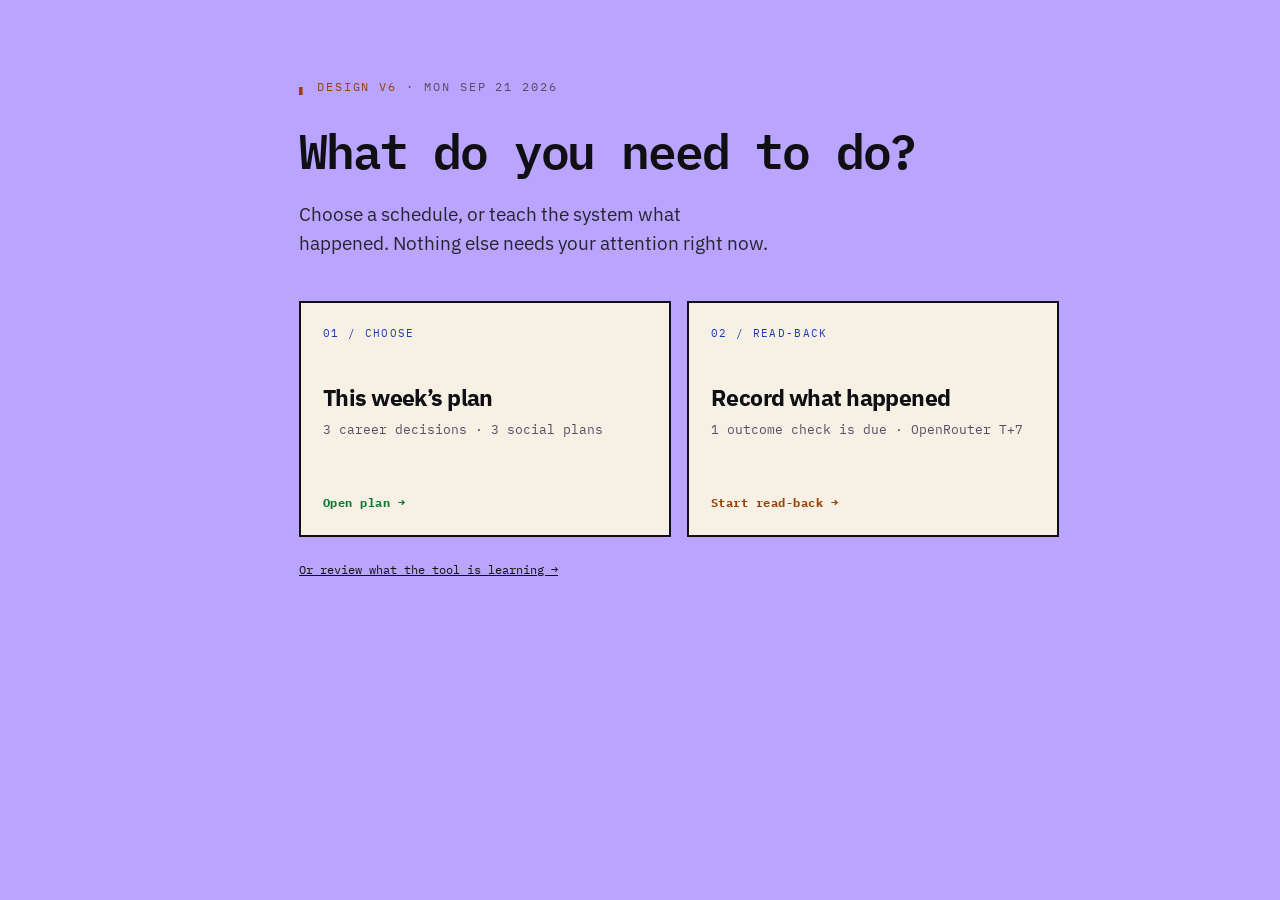
<file: design_v9.html>
<!doctype html>
<html lang="en">
<head>
<meta charset="utf-8">
<meta name="viewport" content="width=device-width,initial-scale=1">
<title>Skip or Go</title>
<link rel="preconnect" href="https://fonts.googleapis.com">
<link rel="preconnect" href="https://fonts.gstatic.com" crossorigin>
<link rel="stylesheet" href="https://fonts.googleapis.com/css2?family=IBM+Plex+Mono:wght@400;500;600&family=IBM+Plex+Sans:wght@400;500;600&display=swap">
<style>
  /* =====================================================================
     AWS Builder Center is the real reference: builder.aws.com is a LIGHT
     system — white ground, near-black hairline-bordered cards, Amazon-
     Ember-style sans body copy, and a Duospace monospace used ONLY for
     code-flavored accents ("if building:", "#hashtag" labels), never for
     body text. Near-black shows up inside specific image/icon panels, not
     as the page chrome. IBM Plex Mono/Sans stand in for the (proprietary)
     AmazonEmberDuospace/Amazon Ember pairing, matching that same division
     of labour. The BART palette stays (that's the product's own signage
     language, independent of AWS's own blue/purple accent), but on a
     light ground a fully-saturated hue fails text contrast, so each BART
     colour gets an "ink" (darkened, AA-safe as text) and "tint" (very
     light, AA-safe as a fill) variant. Decorative, non-text uses — a 3px
     accent bar, a small filled pip, a countdown-pill fill — keep the
     bright hue; text/labels use the ink variant; soft callout boxes use
     the tint. The event-DETAIL screen is the one place that stays dark —
     that's Partiful's borrowed language, not AWS's, and the brief frames
     it as a separate screen on purpose. Its dark palette overrides live
     in the .detail block below, using the SAME variable names, so every
     shared component (risk lines, factor chips, the unblock callout)
     renders correctly in whichever theme it appears in without a second
     copy of its rules. */
  :root{
    color-scheme:light;
    /* Cypherpunk variation: electric lavender replaces TypeUI's lime. The
       background is intentionally assertive, but the reading surfaces stay
       warm and quiet — this is a decision tool, not a security dashboard. */
    --ground:#B9A4FF; --surface:#F7F0E4; --surface-2:#E7DBFF;
    --line:#101014; --line-soft:#2D2936;
    --text:#101014; --muted:#282530; --dim:#554F64;
    --ink:#101014;
    /* BART line colors — the Bay's own signage palette. Bright = decorative
       (bars, pips, fills). *-text = darkened, AA-safe as text on light.
       *-bg / *-border = very light tint + mid border for soft callouts. */
    --go:#00B94F; --part:#FFC400; --block:#E4002B; --data:#2956D9; --cond:#F58025;
    --go-text:#0C7A34; --part-text:#6F5200; --block-text:#B4001F; --data-text:#1E3EAE; --cond-text:#9A4107;
    --go-bg:#E4F7EC; --part-bg:#FFF6DB; --block-bg:#FBE4E7; --data-bg:#E3F3FA; --cond-bg:#FDEBDD;
    --go-border:#B8E6C8; --part-border:#F5DE9A; --block-border:#F0B8C0; --data-border:#B9E0F0; --cond-border:#F5C89A;
    --mono:"IBM Plex Mono",ui-monospace,SFMono-Regular,Menlo,monospace;
    --sans:"IBM Plex Sans",system-ui,-apple-system,"Segoe UI",sans-serif;
    --rail:66px;
  }
  *{box-sizing:border-box}
  html{scroll-behavior:smooth}
  body{margin:0;background:var(--ground);color:var(--text);font-family:var(--sans);
    font-size:15px;line-height:1.55;-webkit-font-smoothing:antialiased}
  a{color:inherit}
  :where(a,button,input,textarea,summary,[tabindex]):focus-visible{
    outline:2px solid var(--data-text);outline-offset:2px;border-radius:2px}
  .vh{position:absolute;width:1px;height:1px;margin:-1px;padding:0;overflow:hidden;
    clip-path:inset(50%);white-space:nowrap}
  .skip-link{position:fixed;top:-60px;left:8px;z-index:20;background:var(--data);color:var(--ink);
    font-family:var(--mono);font-size:12px;padding:9px 14px;border-radius:4px;text-decoration:none}
  .skip-link:focus-visible{top:8px}

  /* ---------- rail — exists to carry state badges ---------- */
  .rail{
    position:fixed;inset-block:0;left:0;width:var(--rail);background:var(--surface);
    border-right:1px solid var(--line);display:flex;flex-direction:column;align-items:center;
    padding-block:18px;gap:4px;z-index:5}
  .mark{font-family:var(--mono);font-size:15px;font-weight:600;color:var(--data-text);
    letter-spacing:-.05em;margin-bottom:14px;user-select:none}
  .rail a{position:relative;width:46px;height:44px;display:grid;place-items:center;border-radius:4px;
    color:var(--dim);text-decoration:none;border-left:2px solid transparent}
  .rail a:hover{color:var(--muted);background:var(--surface-2)}
  .rail a.on{color:var(--data-text);border-left-color:var(--data);background:var(--surface-2)}
  .rail svg{width:19px;height:19px;fill:none;stroke:currentColor;stroke-width:1.6;stroke-linecap:square}
  .rail .badge{position:absolute;top:4px;right:3px;min-width:15px;height:15px;padding:0 3px;
    border-radius:8px;background:var(--cond);color:var(--ink);font-family:var(--mono);
    font-size:9.5px;font-weight:600;display:grid;place-items:center;line-height:1;
    box-shadow:0 0 0 2px var(--surface)}
  .rail .tip{position:absolute;left:54px;white-space:nowrap;background:var(--text);
    border:1px solid var(--text);padding:3px 8px;border-radius:4px;font-family:var(--mono);
    font-size:11px;color:var(--ground);opacity:0;pointer-events:none;transition:opacity .12s;z-index:2}
  .rail a:hover .tip,.rail a:focus-visible .tip{opacity:1}

  .wrap{max-width:1240px;margin:0 auto;padding:40px 26px 80px;margin-left:var(--rail)}

  /* ---------- header ---------- */
  .eyebrow{font-family:var(--mono);font-size:11px;letter-spacing:.16em;text-transform:uppercase;
    color:var(--dim);display:flex;gap:9px;align-items:center;flex-wrap:wrap}
  .eyebrow .tag{color:var(--cond-text)}
  h1{font-family:var(--mono);font-weight:600;font-size:clamp(27px,4.6vw,38px);margin:13px 0 0;
    letter-spacing:-.02em;text-wrap:balance}
  .thesis{font-size:clamp(16px,2.3vw,18.5px);color:var(--muted);max-width:60ch;margin:13px 0 0;
    text-wrap:balance}
  .thesis em{color:var(--text);font-style:normal;font-weight:500}

  /* ---------- status: only things she would act on ---------- */
  .status{margin-top:30px;display:grid;grid-template-columns:repeat(auto-fit,minmax(196px,1fr));
    gap:1px;background:var(--line);border:1px solid var(--line);border-radius:4px;overflow:hidden}
  .cell{background:var(--surface);padding:13px 15px}
  .cell .k{font-family:var(--mono);font-size:10px;letter-spacing:.14em;text-transform:uppercase;color:var(--dim)}
  .cell .v{font-family:var(--mono);font-size:14.5px;font-weight:500;margin-top:5px;font-variant-numeric:tabular-nums}
  .cell .v small{display:block;font-family:var(--sans);font-size:12.5px;color:var(--muted);font-weight:400}
  .v.attn{color:var(--cond-text)} .v.ok{color:var(--go-text)}
  .slots{display:inline-flex;gap:4px;margin-left:8px;vertical-align:2px}
  .slot{width:20px;height:7px;border-radius:1px;background:var(--line-soft);display:inline-block}
  .slot.used{background:var(--go)}

  h2{font-family:var(--mono);font-size:11.5px;font-weight:600;letter-spacing:.16em;
    text-transform:uppercase;color:var(--dim);margin:52px 0 0;scroll-margin-top:24px}
  h2 .n{color:var(--dim);opacity:.55;margin-left:7px}
  .lede{color:var(--muted);max-width:68ch;margin:10px 0 0;font-size:14px}

  /* ---------- verdict stack — never a card grid ---------- */
  .stack{display:flex;flex-direction:column;margin-top:10px}
  .row{display:grid;grid-template-columns:112px 1fr auto;gap:20px;align-items:start;
    padding-block:21px;border-bottom:1px solid var(--line-soft)}
  .row:first-child{border-top:1px solid var(--line-soft)}
  .verdict{font-family:var(--mono);font-weight:600;font-size:12.5px;letter-spacing:.1em;
    padding:5px 0 5px 12px;border-left:3px solid var(--dim);color:var(--dim)}
  .verdict small{display:block;font-size:9.5px;letter-spacing:.08em;color:var(--dim);
    font-weight:400;margin-top:3px;text-transform:none}
  .v-go{border-left-color:var(--go);color:var(--go-text)}
  .v-part{border-left-color:var(--part);color:var(--part-text)}
  /* go_if: orange AND interrupted — the verdict is broken by a condition.
     Distinguishable without color. */
  .v-goif{color:var(--cond-text);border-left:0;position:relative;padding-left:12px}
  .v-goif::before{content:"";position:absolute;left:0;top:2px;bottom:2px;width:3px;
    background:repeating-linear-gradient(to bottom,var(--cond) 0 5px,transparent 5px 10px)}
  .v-skip{border-left-color:var(--line);color:var(--dim)}
  .v-block{border-left-color:var(--block);color:var(--block-text)}

  .title{font-weight:600;font-size:16.5px;line-height:1.3;margin:0;text-wrap:balance}
  .title a{text-decoration:none;border-bottom:1px solid transparent}
  .title a:hover{border-bottom-color:var(--data-text);color:var(--data-text)}
  .row.muted .title{color:var(--muted);font-weight:500}
  .meta{font-family:var(--mono);font-size:11.5px;color:var(--dim);margin-top:6px;
    display:flex;flex-wrap:wrap;gap:4px 9px;align-items:center}
  .meta i{font-style:normal;color:var(--line);user-select:none}
  .src{border:1px solid var(--line);border-radius:4px;padding:0 5px;font-size:10px;
    letter-spacing:.07em;text-transform:uppercase}
  .reason{margin:10px 0 0;color:var(--text);max-width:62ch;font-size:14.5px}
  .row.muted .reason{color:var(--muted)}
  .reason b{color:var(--text);font-weight:600}
  /* the unblocking condition reads as an ACTION, not a caveat */
  .unblock{margin:11px 0 0;display:block;
    border:1px dashed var(--cond-border);background:var(--cond-bg);border-radius:4px;padding:8px 12px;
    font-family:var(--mono);font-size:12px;color:var(--cond-text);max-width:60ch;line-height:1.5}
  .unblock b{font-weight:600;letter-spacing:.06em;margin-right:9px}
  .risk{margin:8px 0 0;font-family:var(--mono);font-size:11.5px;color:var(--part-text);max-width:62ch;line-height:1.55}
  .risk::before{content:"\25B2 ";font-size:9px;vertical-align:1px}
  .flag{margin:8px 0 0;font-family:var(--mono);font-size:11.5px;color:var(--dim);max-width:64ch;
    line-height:1.55;border-left:2px solid var(--line);padding-left:10px}
  .factors{display:flex;flex-wrap:wrap;gap:6px;margin-top:12px}
  .f{font-family:var(--mono);font-size:10.5px;letter-spacing:.04em;border:1px solid var(--line);
    border-radius:4px;padding:3px 7px;color:var(--dim);background:var(--surface);white-space:nowrap}
  .f b{font-weight:500;color:var(--muted)}
  .f.pos{border-color:var(--go-border);color:var(--go-text);background:var(--go-bg)}
  .f.pos b{color:var(--go-text)}
  .f.neg{border-color:var(--block-border);color:var(--block-text);background:var(--block-bg)}
  .f.neg b{color:var(--block-text)}
  .f.rec{border-style:dashed;border-color:var(--dim);color:var(--muted)}
  .pcol{text-align:right;font-family:var(--mono);min-width:76px}
  .p{font-size:25px;font-weight:600;letter-spacing:-.02em;font-variant-numeric:tabular-nums;line-height:1.1}
  .row.muted .p{color:var(--dim)}
  .plabel{font-size:9px;letter-spacing:.11em;text-transform:uppercase;color:var(--dim);margin-top:3px}
  .locked{font-size:9px;color:var(--data-text);letter-spacing:.05em;margin-top:6px}

  /* ---------- skip collapse ---------- */
  .fold{margin-top:22px;border:1px solid var(--line);border-radius:4px;background:var(--surface)}
  .fold-btn{width:100%;display:flex;gap:14px;align-items:center;justify-content:space-between;
    background:none;border:0;color:inherit;text-align:left;padding:16px 18px;cursor:pointer;
    font-family:var(--sans);font-size:14.5px;min-height:44px}
  .fold-btn .n{font-family:var(--mono);font-weight:600;color:var(--muted);font-size:15px}
  .fold-btn .why{color:var(--muted);font-family:var(--mono);font-size:11.5px;letter-spacing:.04em}
  .fold-btn .chev{font-family:var(--mono);font-size:11px;color:var(--dim);white-space:nowrap}
  .fold-btn:hover{background:var(--surface-2)}
  .fold-body{border-top:1px solid var(--line);padding:4px 18px 10px}
  .fold-body[hidden]{display:none}
  .sk{display:grid;grid-template-columns:78px 1fr auto;gap:14px;align-items:baseline;
    padding-block:10px;border-bottom:1px solid var(--line-soft);font-size:13.5px}
  .sk:last-child{border-bottom:0}
  .sk .d{font-family:var(--mono);font-size:11px;color:var(--dim)}
  .sk .t{color:var(--muted);min-width:0;overflow-wrap:anywhere}
  .sk .r{font-family:var(--mono);font-size:10.5px;color:var(--dim);letter-spacing:.06em;text-align:right}

  /* ---------- one honest line, never 59 rows ---------- */
  .suppressed{margin-top:14px;font-family:var(--mono);font-size:12px;color:var(--dim);
    line-height:1.7;border-left:2px solid var(--line);padding-left:12px;max-width:74ch}
  .suppressed b{color:var(--muted);font-weight:500}

  /* ---------- panels ---------- */
  .panel{margin-top:12px;border:1px solid var(--line);border-radius:4px;background:var(--surface);padding:18px 20px}
  .counts{font-family:var(--mono);font-size:11.5px;color:var(--dim);letter-spacing:.03em;line-height:1.75;margin:0}
  .counts b{color:var(--muted);font-weight:500}

  /* ---------- pending hypotheses ---------- */
  .hyp{display:grid;grid-template-columns:1fr 130px;gap:18px;align-items:start;
    padding-block:16px;border-bottom:1px solid var(--line-soft)}
  .hyp:last-of-type{border-bottom:0}
  .hyp p{margin:0;font-size:14.5px;color:var(--text);max-width:64ch;line-height:1.5}
  .hyp .ev{margin-top:7px;font-family:var(--mono);font-size:11px;color:var(--dim);line-height:1.6;max-width:64ch}
  .support{text-align:right;font-family:var(--mono)}
  .pips{display:inline-flex;gap:4px}
  .pip{width:16px;height:6px;border-radius:1px;background:var(--line-soft);
    border:1px solid var(--line-soft)}
  .pip.on{background:var(--data-text);border-color:var(--data-text)}
  .support .c{font-size:11px;color:var(--dim);letter-spacing:.08em;margin-top:6px}
  .support .c b{color:var(--muted);font-weight:500}
  .support .act{font-size:10px;letter-spacing:.08em;margin-top:4px}
  .frozen{margin-top:18px;padding-top:15px;border-top:1px solid var(--line);
    font-family:var(--mono);font-size:11.5px;color:var(--dim);line-height:1.75;max-width:74ch}
  .frozen b{color:var(--muted);font-weight:500}

  /* ---------- read-back: two panes that must not merge ---------- */
  .say label{font-family:var(--mono);font-size:10px;letter-spacing:.14em;text-transform:uppercase;
    color:var(--dim);display:block}
  .say textarea{width:100%;margin-top:9px;min-height:96px;resize:vertical;background:var(--ground);
    border:1px solid var(--line);border-radius:4px;color:var(--text);font-family:var(--sans);
    font-size:15px;line-height:1.6;padding:12px 13px}
  .say textarea::placeholder{color:var(--dim)}
  .say textarea:focus-visible{outline:2px solid var(--data-text);outline-offset:-1px;border-color:var(--data-text)}
  .say-bar{display:flex;gap:10px;flex-wrap:wrap;margin-top:10px;align-items:center}
  /* AWS's own primary CTA ("Join now"): near-black fill, white text, 4px
     radius, compact — not a chunky pill. That shape is reserved for the
     Partiful-borrowed detail screen. */
  .btn{background:var(--ink);border:1px solid var(--ink);border-radius:4px;color:#fff;
    font-family:var(--sans);font-size:13.5px;font-weight:500;letter-spacing:0;
    padding:11px 20px;cursor:pointer;min-height:44px}
  .btn:hover{background:#232B35;border-color:#232B35}
  .btn.ghost{background:var(--ground);border:1px solid var(--line);color:var(--muted);font-weight:400}
  .btn.ghost:hover{background:var(--surface-2);color:var(--text)}

  .panes{display:grid;grid-template-columns:1fr 1fr;gap:26px;margin-top:22px;align-items:start}
  .panes[hidden]{display:none}
  .pane-h{font-family:var(--mono);font-size:11px;letter-spacing:.14em;text-transform:uppercase;
    display:flex;align-items:center;gap:8px}
  .pane-sub{font-family:var(--mono);font-size:11px;color:var(--dim);margin:7px 0 12px;line-height:1.6;max-width:42ch}

  /* Recorded — a solid ledger. Flush, filled, editable. */
  .recorded .pane-h{color:var(--go-text)}
  .rec-list{border:1px solid var(--line);border-radius:4px;background:var(--surface);overflow:hidden}
  .rec{display:grid;grid-template-columns:118px 1fr;gap:12px;align-items:center;padding:10px 13px;
    border-bottom:1px solid var(--line-soft)}
  .rec:last-child{border-bottom:0}
  .rec .k{font-family:var(--mono);font-size:10.5px;color:var(--dim);letter-spacing:.04em;overflow-wrap:anywhere}
  .rec input{width:100%;background:var(--ground);border:1px solid var(--line);border-radius:4px;
    color:var(--text);font-family:var(--mono);font-size:12.5px;padding:7px 9px;min-height:34px}
  .rec input:focus-visible{outline:2px solid var(--go-text);outline-offset:-1px;border-color:var(--go-text)}
  .rec .ro{font-family:var(--mono);font-size:12px;color:var(--muted)}
  .rec-foot{font-family:var(--mono);font-size:11px;color:var(--go-text);margin:10px 0 0;line-height:1.6}

  /* Suspected — a different kind of object: unfilled, hatched, offset, no control. */
  .suspected{padding-left:18px}
  .suspected .pane-h{color:var(--cond-text)}
  .sus{position:relative;margin-bottom:14px;padding:13px 15px;border:1px dashed var(--cond-border);
    border-radius:4px;color:var(--muted);font-size:14px;line-height:1.5;
    background-image:repeating-linear-gradient(135deg,rgba(245,128,37,.09) 0 2px,transparent 2px 9px)}
  .sus q{quotes:none;color:var(--text)}
  .sus .src-note{display:block;font-family:var(--mono);font-size:10.5px;color:var(--dim);margin-top:9px;line-height:1.6}
  .sus .ctr{display:inline-block;font-family:var(--mono);font-size:10px;letter-spacing:.1em;
    color:var(--cond-text);border:1px solid var(--cond-border);border-radius:4px;padding:2px 6px;margin-top:10px}
  .no-approve{font-family:var(--mono);font-size:11px;color:var(--dim);line-height:1.7;margin:0}

  /* ---------- calibration container, honest empty state ---------- */
  .empty{border:1px dashed var(--line);border-radius:4px;padding:20px;margin-top:12px}
  .empty .big{font-family:var(--mono);font-size:22px;font-weight:600;color:var(--muted);
    letter-spacing:-.01em;font-variant-numeric:tabular-nums}
  .empty .big span{color:var(--dim);font-size:14px;font-weight:400;letter-spacing:.06em}
  .ghost-rows{margin-top:16px;display:flex;flex-direction:column;gap:7px}
  .ghost-row{height:10px;border-radius:1px;background:repeating-linear-gradient(90deg,
    var(--line-soft) 0 22px,transparent 22px 30px)}
  .ghost-row.real{background:var(--data-text);width:11%}

  .principles{margin-top:56px;border-top:1px solid var(--line);padding-top:24px;
    display:grid;grid-template-columns:repeat(auto-fit,minmax(215px,1fr));gap:20px 28px}
  .principles p{margin:0;font-family:var(--mono);font-size:12px;line-height:1.65;color:var(--muted)}
  .principles p::before{content:"";display:block;width:16px;height:2px;background:var(--data-text);margin-bottom:8px}
  .foot{margin-top:30px;font-family:var(--mono);font-size:10.5px;color:var(--dim);line-height:1.8;max-width:78ch}

  /* ---------- Cypherpunk experiment: the weekly system ----------
     Lavender is the field. Warm paper panels contain the actual reading. This
     gives the state machine a more personal, technical character without
     turning every SKIP into a threat. The event-detail screen below deliberately
     opts out: it is still the separate, Partiful-borrowed dark mode. */
  .week{min-height:100vh;background:var(--ground)}
  body:not(.on-detail) .rail{border-right-width:2px;background:var(--surface)}
  body:not(.on-detail) .rail a{border-radius:0}
  body:not(.on-detail) .rail a.on{border-left-width:4px;background:var(--surface-2)}
  .week .eyebrow .tag{display:inline-block;background:var(--ink);color:var(--ground);padding:2px 6px}
  .week h1{letter-spacing:-.04em}
  .week h2{display:table;background:var(--ink);color:var(--surface);padding:4px 7px;margin-top:54px}
  .week h2 .n{color:var(--ground);opacity:1}
  .week .status{gap:2px;border-width:2px;border-radius:0}
  .week .cell{background:var(--surface)}
  /* One paper stack, never a grid of paper cards: the decision remains a
     continuous queue, but its text no longer has to compete with the field. */
  .week .stack{background:var(--surface);border:2px solid var(--line);padding-inline:16px}
  .week .row{border-bottom-width:2px}
  .week .row:first-child{border-top-width:2px}
  .week .fold,.week .panel,.week .rec-list,.week .empty{border-width:2px;border-radius:0}
  .week .fold-btn:hover{background:var(--surface-2)}
  .week .src,.week .f,.week .unblock,.week .sus,.week .sus .ctr,
  .week .say textarea,.week .rec input{border-radius:0}
  .week .src,.week .f{border-width:1px}
  .week .btn{border-radius:0;font-family:var(--mono);font-size:12px;letter-spacing:.04em}
  .week .btn.ghost{border-width:2px}
  .week .pip{border-radius:0}
  .week .principles{border-top-width:2px}
  .week .principles p::before{width:24px;height:3px;background:var(--ink)}
  .readback-page .say{max-width:860px}
  .readback-due{display:flex;align-items:center;justify-content:space-between;gap:16px;
    padding:12px 14px;margin-bottom:20px;border:2px solid var(--ink);background:var(--surface-2)}
  .readback-due .due-k{font-family:var(--mono);font-size:10px;letter-spacing:.12em;color:var(--cond-text)}
  .readback-due strong{display:block;margin-top:2px;font-size:15px}.readback-due span:last-child{font-family:var(--mono);font-size:11px;color:var(--dim)}

  /* ---------- v5 information architecture ---------- */
  .home{display:none;min-height:100vh;background:var(--ground);padding:40px 26px 80px;margin-left:var(--rail)}
  .home-inner{max-width:900px;margin:0 auto;padding-top:38px}
  .home h1{margin-top:16px;font-size:clamp(32px,5vw,48px);letter-spacing:-.045em}
  .home .thesis{font-size:19px;max-width:52ch}
  .home-actions{display:grid;grid-template-columns:1fr 1fr;gap:16px;margin-top:42px;max-width:760px}
  .home-action{min-height:236px;border:2px solid var(--ink);background:var(--surface);color:var(--text);
    text-decoration:none;padding:22px;display:flex;flex-direction:column;align-items:flex-start}
  .home-action:hover{background:var(--surface-2)}
  .home-action .action-k{font-family:var(--mono);font-size:11px;letter-spacing:.12em;color:var(--data-text)}
  .home-action strong{font-size:23px;line-height:1.16;margin-top:42px;letter-spacing:-.025em}
  .home-action span:not(.action-k){font-family:var(--mono);font-size:11px;color:var(--dim);margin-top:9px;line-height:1.5}
  .home-action b{font-family:var(--mono);font-size:12px;letter-spacing:.04em;margin-top:auto}
  .choose-action b{color:var(--go-text)} .readback-action b{color:var(--cond-text)}
  .learn-link{display:inline-block;margin-top:24px;color:var(--text);font-family:var(--mono);font-size:12px}
  .week-picker{margin-top:30px;border:2px solid var(--ink);background:var(--surface);display:flex;
    align-items:stretch;width:max-content;max-width:100%;font-family:var(--mono)}
  .week-picker>div{padding:8px 20px;display:grid;gap:0;min-width:160px;border-inline:2px solid var(--ink)}
  .picker-k{font-size:9px;letter-spacing:.14em;color:var(--dim)}
  .week-picker strong{font-size:14px;line-height:1.3}.week-picker small{font-size:10px;color:var(--dim)}
  .week-arrow{appearance:none;border:0;background:var(--ink);color:var(--surface);width:42px;font:600 16px var(--mono);cursor:pointer}
  .week-arrow:hover{background:#2D2936}
  .week-jump{appearance:none;border:0;border-left:2px solid var(--ink);background:var(--surface);color:var(--dim);
    font:11px var(--mono);padding-inline:14px;cursor:pointer}
  .week-jump:hover,.week-jump.on{background:var(--surface-2);color:var(--text);font-weight:600}
  .week-picker + h2{margin-top:30px}
  /* The choose queue answers exactly four questions: verdict, what, when, why.
     Everything else is held for the detail page. */
  .choose-page .status{display:none}
  .choose-page .row{grid-template-columns:112px 1fr;gap:20px;padding-block:18px}
  .choose-page .row .meta,.choose-page .row .factors,.choose-page .row .risk,
  .choose-page .row .flag,.choose-page .row .pcol{display:none}
  .choose-page .row .reason{margin-top:5px;font-size:14px;max-width:65ch}
  .choose-page .title{font-size:18px}
  .choose-page .fold{margin-top:16px}.choose-page .suppressed{display:none}
  .choose-page .v-skip{border-left-color:var(--line)}
  /* v5 keeps the planning page intentionally legible at a glance. The
     calendar answers "when?" before the queue asks "should I?". Career
     events, social plans, and set-asides share one row language, but never
     pretend to have the same purpose. */
  .legacy-choose{display:none}
  .v5-plan{max-width:900px}
  .plan-calendar{margin-top:30px;border:2px solid var(--ink);background:var(--surface);max-width:760px}
  .calendar-top{display:flex;align-items:center;justify-content:space-between;gap:12px;padding:13px 15px;border-bottom:2px solid var(--ink)}
  .calendar-top strong{font-family:var(--mono);font-size:15px;letter-spacing:-.02em}
  .calendar-arrow{appearance:none;width:34px;height:30px;border:1px solid var(--ink);background:var(--surface);font:600 15px var(--mono);cursor:pointer}
  .calendar-arrow:hover{background:var(--surface-2)}
  .week-options{display:grid;grid-template-columns:repeat(3,1fr)}
  .week-choice{appearance:none;min-height:75px;border:0;border-right:1px solid var(--line);background:var(--surface);padding:11px 13px;text-align:left;color:var(--text);cursor:pointer}
  .week-choice:last-child{border-right:0}.week-choice:hover,.week-choice.on{background:var(--surface-2)}
  .week-choice.on{box-shadow:inset 0 -4px 0 var(--data-text)}
  .week-choice span,.date-jump label{display:block;font:10px var(--mono);letter-spacing:.11em;color:var(--dim)}
  .week-choice strong{display:block;margin-top:4px;font:600 13px var(--mono);letter-spacing:-.03em}
  .date-jump{display:flex;align-items:center;gap:10px;border-top:1px solid var(--line);padding:10px 13px}
  .date-jump input{border:1px solid var(--ink);background:var(--surface);padding:7px 9px;font:12px var(--mono);color:var(--text)}
  .date-jump p{margin:0 0 0 auto;font-size:12px;color:var(--dim);max-width:36ch;line-height:1.35}
  .v5-plan h2{margin-top:38px}
  .section-note{font-family:var(--mono);font-size:11px;color:var(--dim);margin:10px 0 0;line-height:1.6;max-width:75ch}
  .plan-stack{margin-top:12px;border:2px solid var(--ink);background:var(--surface);padding-inline:16px}
  .plan-row{display:grid;grid-template-columns:112px 1fr auto;gap:20px;padding:18px 0;border-bottom:2px solid var(--line-soft)}
  .plan-row:first-child{border-top:2px solid var(--line-soft)}.plan-row:last-child{border-bottom:0}
  .plan-label{font:600 12px var(--mono);letter-spacing:.1em;padding:5px 0 5px 12px;border-left:3px solid var(--line);color:var(--dim)}
  .plan-label.go{border-color:var(--go);color:var(--go-text)}.plan-label.part{border-color:var(--part);color:var(--part-text)}
  .plan-label.social{border-color:var(--data);color:var(--data-text)}.plan-label.skip{border-color:var(--line);color:var(--dim)}
  .plan-title{font-size:18px;line-height:1.25;font-weight:600;margin:0}.plan-title a{text-decoration:none}.plan-title a:hover{color:var(--data-text);text-decoration:underline;text-underline-offset:3px}
  .plan-meta{font:11px var(--mono);color:var(--dim);margin-top:5px}.plan-reason{font-size:14px;margin:5px 0 0;color:var(--muted);max-width:65ch}
  .plan-score{font-family:var(--mono);text-align:right;min-width:56px;padding-top:2px}.plan-score b{display:block;font-size:22px;line-height:1;color:var(--text);letter-spacing:-.06em}.plan-score span{display:block;margin-top:5px;font-size:9px;letter-spacing:.1em;color:var(--dim)}
  .plan-score.go b{color:var(--go-text)}.plan-score.part b{color:var(--part-text)}
  .social-band{margin-top:40px;background:var(--surface-2);border:2px solid var(--ink);padding:0 16px 16px}.social-band h2{margin-top:0;transform:translateY(-1px)}
  .social-band .plan-stack{margin-top:12px;border-color:var(--ink)}
  .social-band .plan-row{border-color:var(--line-soft)}
  .social-band .plan-title{font-size:17px}.social-band .plan-reason{color:var(--muted)}
  .set-aside{margin-top:40px}.set-aside .plan-title{font-size:16px;font-weight:500}.set-aside .plan-row{padding-block:15px}
  .set-aside .plan-reason{font-size:13.5px}
  .learning-intro{max-width:72ch;margin-top:10px;padding:14px 16px;background:var(--surface-2);border-left:4px solid var(--data-text);font-size:14px;color:var(--muted)}
  .about-page{max-width:880px}.about-page .panel{max-width:860px}.about-page h3{font:600 16px var(--mono);letter-spacing:-.03em;margin:0}.about-page .panel p{max-width:70ch;color:var(--muted)}
  .loop{display:grid;grid-template-columns:repeat(4,1fr);gap:2px;background:var(--ink);border:2px solid var(--ink);margin-top:16px}.loop div{background:var(--surface);padding:15px;min-height:115px}.loop b{display:block;font:600 11px var(--mono);letter-spacing:.1em;color:var(--data-text)}.loop span{display:block;margin-top:8px;font-size:13px;line-height:1.4;color:var(--muted)}
  /* v7: reading text is deliberately larger than system labels. The small
     mono treatment is reserved for metadata, never the explanation itself. */
  body{font-size:16px}.eyebrow{font-size:12px}.section-note{font-size:13.5px}.plan-meta{font-size:12.5px}.plan-reason{font-size:15.5px;line-height:1.5}.learning-intro{font-size:15.5px;line-height:1.55}.counts{font-size:12.5px}.week-choice span,.date-jump label{font-size:10.5px}.week-choice strong{font-size:14px}.home-action span:not(.action-k){font-size:12.5px}.foot,.hyp .ev,.support .c{font-size:12px}
  .rail-toggle{appearance:none;border:0;background:transparent;color:var(--dim);font:600 16px var(--mono);width:46px;height:34px;cursor:pointer;margin-bottom:8px}.rail-toggle:hover{background:var(--surface-2);color:var(--text)}.nav-name{display:none;font:12px var(--mono);letter-spacing:.04em;white-space:nowrap}.mark-full{display:none}
  body.rail-open{--rail:218px}body.rail-open .rail{align-items:stretch;padding-inline:10px}body.rail-open .mark{padding:0 8px;margin-bottom:8px}.rail-open .mark-short{display:none}.rail-open .mark-full{display:inline}.rail-open .rail a{width:auto;grid-template-columns:24px 1fr;justify-content:start;padding-inline:10px;gap:10px}.rail-open .nav-name{display:block}.rail-open .rail .badge{right:10px}.rail-open .rail .tip{display:none}
  /* The right column is a week rail, not a dashboard card. It belongs to the
     lavender field and gives the empty desktop space a quiet editorial job. */
  .plan-body{display:grid;grid-template-columns:minmax(0,1fr) 300px;gap:48px;align-items:start}.week-glance{position:sticky;top:38px;margin-top:36px;border-left:3px solid var(--ink);padding:4px 0 0 22px;min-height:430px}.week-glance h3{font:600 11px var(--mono);letter-spacing:.14em;margin:0;color:var(--data-text)}.glance-date{font:600 clamp(27px,3vw,38px)/1 var(--mono);letter-spacing:-.07em;margin:18px 0 30px;color:var(--text);max-width:7ch}.glance-list{list-style:none;padding:0;margin:0}.glance-list li{padding:15px 0;border-top:1px solid rgba(16,16,20,.6);font-size:15px;line-height:1.4;color:var(--muted)}.glance-list b{display:block;font:600 12px var(--mono);letter-spacing:.08em;color:var(--text);margin-bottom:5px}.glance-link{display:inline-block;margin-top:26px;font:600 12px var(--mono);color:var(--data-text);text-decoration-thickness:1px;text-underline-offset:4px}
  /* Learning is a reading surface. Constrain the line length and establish a
     consistent cadence between evidence, calibration, and reflection. */
  .learn-page{max-width:940px}.learn-page h2{margin-top:36px}.learn-page .panel{margin-top:14px}.learn-page .learning-intro{margin-top:14px;margin-bottom:22px}.learn-page .hyp{padding-block:20px}.learn-page .hyp p{font-size:15.5px;line-height:1.55}.learn-page .hyp .ev{font-size:12.5px;line-height:1.65;margin-top:9px}.learn-page .principles{margin-top:42px;padding-top:22px}.learn-page .foot{margin-top:24px}.learn-page + .learn-page{margin-top:36px}
  /* v9: the header is also an intake surface. Source coverage stays visible
     and a one-off link can enter the same scoring path without changing page. */
  .choose-head{display:grid;grid-template-columns:minmax(0,1fr) 320px;gap:32px;align-items:end}.source-line{display:flex;gap:7px;flex-wrap:wrap;margin-top:17px;font:12px var(--mono);color:var(--dim)}.source-line b{color:var(--text);font-weight:600}.source-line span{padding-left:8px;border-left:1px solid var(--line-soft)}
  .link-intake{border-left:3px solid var(--data-text);padding:4px 0 4px 15px}.link-intake label{display:block;font:600 11px var(--mono);letter-spacing:.12em;color:var(--data-text)}.link-intake p{font-size:13px;line-height:1.4;color:var(--muted);margin:6px 0 10px}.intake-row{display:flex;gap:7px}.intake-row input{min-width:0;flex:1;border:1px solid var(--ink);background:var(--surface);font:12px var(--mono);padding:9px 10px;color:var(--text)}.intake-row button{border:1px solid var(--ink);background:var(--ink);color:var(--surface);font:600 11px var(--mono);padding:9px 11px;cursor:pointer}.intake-row button:hover{background:var(--data-text)}.intake-status{font:12px var(--mono);color:var(--go-text);min-height:18px;margin:7px 0 0}
  /* A calendar tape makes the chosen week feel like a physical object, rather
     than a conventional form control. The black selected block is unmistakable
     while adjacent weeks remain available at a glance. */
  .plan-calendar{margin-top:36px;max-width:100%;border:0;background:transparent;font-family:var(--mono)}.calendar-top{max-width:830px;border-bottom:2px solid var(--ink);padding:0 0 9px;display:grid;grid-template-columns:42px 1fr 42px;align-items:center}.calendar-top strong{font-size:clamp(24px,3vw,34px);letter-spacing:-.07em}.calendar-top strong::before{content:"CALENDAR / ";font-size:10px;letter-spacing:.12em;color:var(--dim);vertical-align:middle}.calendar-arrow{width:32px;height:32px;border:1px solid var(--ink);background:var(--surface);color:var(--ink)}.week-options{max-width:830px;display:grid;grid-template-columns:1fr 1.25fr 1fr;gap:0;margin-top:14px;border-top:1px solid var(--line-soft);border-bottom:1px solid var(--line-soft)}.week-choice{min-height:82px;padding:14px 15px;border:0;border-right:1px solid var(--line-soft);background:transparent}.week-choice:last-child{border-right:0}.week-choice:hover{background:var(--surface-2)}.week-choice.on{background:var(--ink);color:var(--surface);box-shadow:none}.week-choice.on span{color:var(--ground)}.week-choice.on strong{color:var(--surface);font-size:17px}.date-jump{max-width:830px;border-top:0;padding:12px 0 0}.date-jump p{font-size:13px;color:var(--muted)}.date-jump input{background:var(--surface);border:1px solid var(--ink)}
  /* Social plans remain a distinct intent, but no longer sit in a second box. */
  .social-band{background:transparent;border:0;padding:0;margin-top:42px}.social-band h2{margin-top:0;transform:none}.social-band .plan-stack{border-color:var(--ink)}
  /* Make the right rail a calendar, not a count summary: it shows the actual
     moments that make up the selected week. */
  .week-glance{min-height:620px}.week-glance h3{color:var(--data-text)}.glance-date{margin-bottom:25px}.glance-list li{position:relative;padding:14px 0 14px 18px}.glance-list li::before{content:"";position:absolute;left:0;top:20px;width:7px;height:7px;background:var(--data-text)}.glance-list li:nth-child(2)::before{background:var(--go)}.glance-list li:nth-child(3)::before{background:var(--part)}.glance-list b{font-size:11px}.glance-list .glance-time{color:var(--dim);font-size:12px}
  body.page-home .home{display:block}
  body.page-home .week,body.page-home .rail{display:none}
  body.page-choose .readback-page,body.page-choose .learn-page,body.page-choose .about-page{display:none}
  body.page-readback .choose-page,body.page-readback .learn-page,body.page-readback .about-page{display:none}
  body.page-learn .choose-page,body.page-learn .readback-page,body.page-learn .about-page{display:none}
  body.page-about .choose-page,body.page-about .readback-page,body.page-about .learn-page{display:none}
  body.on-detail .home{display:none}

  /* ================= DETAIL SCREEN — same system, tighter focus =================
     Partiful's useful contribution was the single-event concentration, not the
     dark skin. The sheet below is therefore the same lavender field and warm
     paper used by Choose / Read-back, just at a more deliberate scale. */
  .detail{
    --ground:#B9A4FF; --surface:#F7F0E4; --surface-2:#E7DBFF;
    --line:#101014; --line-soft:#2D2936;--text:#101014;--muted:#282530;--dim:#554F64;
    --ink:#101014;--go-text:#0C7A34;--part-text:#6F5200;--block-text:#B4001F;--data-text:#1E3EAE;--cond-text:#9A4107;
    --go-bg:#E4F7EC;--part-bg:#FFF6DB;--block-bg:#FBE4E7;--data-bg:#E3F3FA;--cond-bg:#FDEBDD;
    --go-border:#B8E6C8;--part-border:#F5DE9A;--block-border:#F0B8C0;--data-border:#B9E0F0;--cond-border:#F5C89A;
    color-scheme:light;background:var(--ground);color:var(--text);
    display:none;min-height:100vh;position:relative;isolation:isolate}
  body.on-detail{background:#B9A4FF}
  body.on-detail .detail{display:block}
  body.on-detail .week,body.on-detail .rail{display:none}
  .glow{display:none}
  .sheet{max-width:740px;margin:32px auto 80px;padding:24px 28px 46px;background:var(--surface);border:2px solid var(--ink)}
  .back{display:inline-flex;align-items:center;gap:8px;font-family:var(--mono);font-size:11.5px;
    letter-spacing:.08em;color:var(--surface);background:var(--ink);text-decoration:none;padding:8px 10px;min-height:40px}
  .back:hover{background:#2D2936;color:var(--surface)}
  .d-eyebrow{margin-top:24px;display:flex;gap:8px;justify-content:flex-start;flex-wrap:wrap;
    font-family:var(--mono);font-size:10.5px;letter-spacing:.12em;text-transform:uppercase;color:var(--dim)}
  .d-title{font-family:var(--mono);font-weight:600;font-size:clamp(26px,6.4vw,40px);line-height:1.12;
    letter-spacing:-.025em;text-align:left;margin:16px 0 0;text-wrap:balance;overflow-wrap:anywhere}
  /* The route lands focus on the heading for screen readers; it is not a control. */
  .d-title:focus{outline:none}
  .d-when{text-align:left;margin-top:22px;font-family:var(--mono)}
  .d-when .day{font-size:clamp(20px,4.6vw,27px);font-weight:600;letter-spacing:-.01em}
  .d-when .hrs{font-size:clamp(20px,4.6vw,27px);font-weight:400;color:var(--muted);letter-spacing:-.01em}
  .d-where{text-align:left;margin-top:9px;font-family:var(--mono);font-size:12.5px;color:var(--dim);line-height:1.7}
  .d-where b{color:var(--muted);font-weight:400}

  /* the verdict card — decision leads, probability demoted */
  .d-verdict{margin-top:30px;border:2px solid var(--line);border-radius:0;background:var(--surface-2);
    padding:20px 22px;display:grid;grid-template-columns:1fr auto;gap:18px;align-items:start}
  .d-verdict .lab{font-family:var(--mono);font-size:19px;font-weight:600;letter-spacing:.06em}
  .d-verdict .sub{font-family:var(--mono);font-size:10.5px;letter-spacing:.1em;color:var(--dim);margin-top:5px}
  .d-verdict .txt{margin:12px 0 0;font-size:15px;color:var(--text);max-width:52ch}
  .d-p{text-align:right;font-family:var(--mono);min-width:82px}
  .d-p .n{font-size:27px;font-weight:600;font-variant-numeric:tabular-nums;letter-spacing:-.02em;
    transition:color .18s}
  .d-p .l{font-size:9px;letter-spacing:.11em;text-transform:uppercase;color:var(--dim);margin-top:3px}
  .d-p .delta{font-size:10.5px;letter-spacing:.05em;margin-top:6px;min-height:14px}
  .delta.up{color:var(--go)} .delta.down{color:var(--part)}

  /* the big chunky pills */
  .pills{display:grid;grid-template-columns:1fr 1fr;gap:12px;margin-top:26px}
  .pill{appearance:none;border:2px solid var(--line);background:var(--surface);color:var(--text);
    font-family:var(--mono);font-size:15px;font-weight:600;letter-spacing:.04em;
    border-radius:0;padding:18px 16px;min-height:62px;cursor:pointer;transition:background .15s,border-color .15s}
  .pill:hover{background:var(--surface-2)}
  .pill.want[aria-pressed="true"]{background:var(--go-bg);border-color:var(--go);color:var(--go-text)}
  .pill.pass[aria-pressed="true"]{background:var(--ink);border-color:var(--ink);color:var(--surface)}
  .pill .s{display:block;font-size:10px;font-weight:400;letter-spacing:.08em;color:var(--dim);margin-top:5px}
  .pill[aria-pressed="true"] .s{color:inherit;opacity:.72}

  /* ---------- the context strip: three taps, one gesture ---------- */
  .ctx{margin-top:22px;border:2px solid var(--go-border);border-radius:0;background:var(--go-bg);padding:18px 20px}
  .ctx[hidden]{display:none}
  .ctx h3{margin:0;font-family:var(--mono);font-size:11px;letter-spacing:.14em;text-transform:uppercase;
    color:var(--go-text);font-weight:600}
  .ctx .note{font-family:var(--mono);font-size:11px;color:var(--dim);margin:8px 0 0;line-height:1.65;max-width:52ch}
  .qs{display:flex;flex-direction:column;gap:10px;margin-top:16px}
  .q{display:flex;gap:12px;align-items:center;justify-content:space-between;flex-wrap:wrap}
  .q .lab{font-size:14.5px;color:var(--text);padding:0;min-width:0}
  .seg{display:inline-flex;border:1px solid var(--line);border-radius:0;overflow:hidden;background:var(--surface)}
  .seg label{position:relative;font-family:var(--mono);font-size:12.5px;letter-spacing:.06em;
    color:var(--muted);padding:0 18px;min-height:44px;display:grid;place-items:center;cursor:pointer}
  .seg input{position:absolute;opacity:0;width:1px;height:1px}
  .seg label:has(input:checked){background:var(--go);color:#04180C;font-weight:600}
  .seg label:has(input:focus-visible){outline:2px solid var(--data);outline-offset:-2px}
  .seg label:hover:not(:has(input:checked)){background:var(--surface-2);color:var(--text)}
  .recomputed{margin:16px 0 0;font-family:var(--mono);font-size:12px;color:var(--muted);
    line-height:1.7;border-top:1px solid #16311F;padding-top:13px;min-height:22px}
  .recomputed b{color:var(--text);font-weight:500}
  .recomputed .rec-unweighted{color:var(--cond)}

  .passed{margin-top:22px;border:2px solid var(--line);border-radius:0;background:var(--surface-2);
    padding:18px 20px;font-size:14.5px;color:var(--muted);line-height:1.6}
  .passed[hidden]{display:none}
  .passed b{color:var(--text);font-weight:600}
  .passed .alt{display:block;margin-top:12px;font-family:var(--mono);font-size:11.5px;color:var(--dim);line-height:1.7}
  .gatebox{margin-top:14px;font-family:var(--mono);font-size:11.5px;color:var(--dim);line-height:1.7}
  .gatebox button{background:none;border:1px solid var(--line);border-radius:2px;color:var(--muted);
    font-family:var(--mono);font-size:11.5px;padding:9px 12px;min-height:40px;cursor:pointer;margin-top:8px}
  .gatebox button:hover{background:var(--surface-2);color:var(--text)}

  .d-why{margin-top:28px}
  .d-why h3{font-family:var(--mono);font-size:10.5px;letter-spacing:.14em;text-transform:uppercase;
    color:var(--dim);margin:0 0 12px;font-weight:600}
  .d-raw{font-family:var(--mono);font-size:11px;color:var(--dim);line-height:1.8;margin:14px 0 0;
    overflow-wrap:anywhere;border-left:2px solid var(--line);padding-left:11px}
  .d-out{margin-top:26px;text-align:center}
  .d-out a{font-family:var(--mono);font-size:12px;color:var(--data);letter-spacing:.06em;
    display:inline-block;padding:12px;min-height:44px}

  @media (max-width:820px){
    .panes{grid-template-columns:1fr;gap:30px}
    .suspected{padding-left:0}
  }
  @media (max-width:760px){
    .rail{position:static;width:auto;flex-direction:row;inset:auto;border-right:0;
      border-bottom:1px solid var(--line);padding:8px 10px;justify-content:flex-start;gap:2px;
      overflow-x:auto}
    .mark{margin:0 10px 0 0;align-self:center}
    .rail a{border-left:0;border-bottom:2px solid transparent;height:40px;flex:0 0 auto}
    .rail a.on{border-left-color:transparent;border-bottom-color:var(--data)}
    .rail .tip{display:none}
    body.rail-open{--rail:66px}.rail-toggle{display:none}.nav-name,.mark-full{display:none!important}.mark-short{display:inline!important}
    .wrap{margin-left:0;padding:26px 16px 70px}
    .row{grid-template-columns:1fr;gap:12px}
    .pcol{text-align:left;display:flex;gap:10px;align-items:baseline}
    .plabel,.locked{margin-top:0}
    .hyp{grid-template-columns:1fr;gap:12px}
    .support{text-align:left}
    .sk{grid-template-columns:1fr;gap:3px}
    .sk .r{text-align:left}
    .rec{grid-template-columns:1fr;gap:5px}
    .d-verdict{grid-template-columns:1fr}
    .d-p{text-align:left;display:flex;gap:10px;align-items:baseline;flex-wrap:wrap}
    .d-p .l,.d-p .delta{margin-top:0}
    .sheet{padding:16px 16px 80px}
    .q{align-items:flex-start;flex-direction:column;gap:8px}
    .seg{width:100%}
    .seg label{flex:1 1 0}
    .home{margin-left:0;padding:26px 16px 70px}.home-inner{padding-top:8px}
    .home-actions{grid-template-columns:1fr;margin-top:30px}.home-action{min-height:180px}
    .plan-row{grid-template-columns:78px 1fr;gap:13px}.plan-score{grid-column:2;text-align:left;display:flex;gap:8px;align-items:baseline;padding-top:0}.plan-score span{margin:0}
    .loop{grid-template-columns:1fr 1fr}.date-jump{align-items:flex-start;flex-wrap:wrap}.date-jump p{margin:0;flex-basis:100%}
    .plan-body{display:block}.week-glance{position:static;margin-top:26px;min-height:0;border-left-width:3px}.glance-date{max-width:none;margin:13px 0 20px}
    .choose-head{grid-template-columns:1fr;gap:20px}.plan-calendar,.calendar-top,.week-options,.date-jump{max-width:none}.calendar-top strong{font-size:25px}.week-choice{padding:12px 9px}.week-choice.on strong{font-size:14px}.date-jump{gap:8px}.link-intake{max-width:520px}
    .week-picker{width:100%;flex-wrap:wrap}.week-picker>div{min-width:0;flex:1}
    .week-jump{min-height:42px;flex:1 1 50%;border-top:2px solid var(--ink);border-left:0}
  }
  @media (prefers-reduced-motion:reduce){
    html{scroll-behavior:auto}
    *{animation:none!important;transition:none!important}
  }
</style>
</head>
<body class="rail-open">
<a class="skip-link" href="#content">Skip to this week's verdicts</a>

<nav class="rail" aria-label="Sections">
  <div class="mark" aria-label="Skip or Go"><span class="mark-short">S/G</span><span class="mark-full">SKIP / GO</span></div>
  <button class="rail-toggle" type="button" id="railToggle" aria-label="Collapse navigation" aria-expanded="true">☰</button>
  <a href="#/choose" class="on" data-route="choose"><svg viewBox="0 0 20 20" aria-hidden="true"><rect x="2.5" y="4" width="15" height="13"/><path d="M2.5 8h15M6.5 2v3M13.5 2v3"/><rect x="5.5" y="11" width="3" height="3" fill="currentColor" stroke="none"/></svg>
    <span class="vh">Choose</span><span class="nav-name">Choose</span><span class="tip" aria-hidden="true">Choose</span></a>
  <a href="#/readback" data-route="readback"><svg viewBox="0 0 20 20" aria-hidden="true"><path d="M3 4.5h14v9H8l-4 3.5V13.5H3z"/><path d="M6.5 8h7M6.5 10.5h4"/></svg>
    <span class="badge" aria-hidden="true">1</span><span class="vh">Read-back — 1 due</span>
    <span class="nav-name">Read-back</span><span class="tip" aria-hidden="true">Read-back · 1 due</span></a>
  <a href="#/learn" data-route="learn"><svg viewBox="0 0 20 20" aria-hidden="true"><path d="M10 2.5a5 5 0 0 0-3 9v2h6v-2a5 5 0 0 0-3-9z"/><path d="M8 17h4"/></svg>
    <span class="badge" aria-hidden="true">5</span><span class="vh">Learn</span>
    <span class="nav-name">Learn</span><span class="tip" aria-hidden="true">Learn · 5 open</span></a>
  <a href="#/about" data-route="about"><svg viewBox="0 0 20 20" aria-hidden="true"><circle cx="10" cy="10" r="7.5"/><path d="M10 9v5M10 6.2v.1"/></svg>
    <span class="vh">Why this exists</span><span class="nav-name">Why this exists</span><span class="tip" aria-hidden="true">Why this exists</span></a>
</nav>

<main class="home" id="home" aria-label="Skip or Go home">
  <div class="home-inner">
    <div class="eyebrow"><span class="tag">&#9622; DESIGN v6</span><span>&middot;</span><span>Mon Sep 21 2026</span></div>
    <h1>What do you need to do?</h1>
    <p class="thesis">Choose a schedule, or teach the system what happened. Nothing else needs your attention right now.</p>
    <div class="home-actions">
      <a class="home-action choose-action" href="#/choose"><span class="action-k">01 / CHOOSE</span><strong>This week&rsquo;s plan</strong><span>3 career decisions &middot; 3 social plans</span><b>Open plan &rarr;</b></a>
      <a class="home-action readback-action" href="#/readback"><span class="action-k">02 / READ-BACK</span><strong>Record what happened</strong><span>1 outcome check is due &middot; OpenRouter T+7</span><b>Start read-back &rarr;</b></a>
    </div>
    <a class="learn-link" href="#/learn">Or review what the tool is learning &rarr;</a>
  </div>
</main>

<div class="week">
<div class="wrap">

<section class="choose-page page">
  <div class="v5-plan">
    <header class="choose-head">
      <div><div class="eyebrow"><span class="tag">&#9622; CHOOSE</span><span>&middot;</span><span>Plan by week</span></div>
      <h1>Choose your week</h1>
      <p class="thesis">Is this event for someone like me, or am I <em>watching someone else&rsquo;s event?</em></p>
      <p class="source-line"><b>SOURCES</b><span>Luma</span><span>Partiful</span><span>CampusGroups</span></p></div>
      <form class="link-intake" id="linkIntake"><label for="eventLink">SCORE ONE LINK</label><p>Paste a Luma, Partiful, CampusGroups, or any activity link.</p><div class="intake-row"><input id="eventLink" type="url" inputmode="url" placeholder="https://…" aria-describedby="intakeStatus"><button type="submit">Score →</button></div><p class="intake-status" id="intakeStatus" aria-live="polite"></p></form>
    </header>

    <section class="plan-calendar" aria-label="Plan week browser">
      <div class="calendar-top"><button class="calendar-arrow" type="button" aria-label="Previous month">&larr;</button><strong>September 2026</strong><button class="calendar-arrow" type="button" aria-label="Next month">&rarr;</button></div>
      <div class="week-options" role="group" aria-label="Nearby weeks">
        <button class="week-choice" type="button" data-v6-week="last"><span>LAST WEEK</span><strong>Sep 14 &ndash; 20</strong></button>
        <button class="week-choice on" type="button" data-v6-week="current"><span>THIS WEEK</span><strong>Sep 21 &ndash; 27</strong></button>
        <button class="week-choice" type="button" data-v6-week="next"><span>NEXT WEEK</span><strong>Sep 28 &ndash; Oct 4</strong></button>
      </div>
      <div class="date-jump"><label for="plan-date">Jump to any week</label><input id="plan-date" type="date" value="2026-09-21"><p id="v5Chosen">This week, Monday Sep 21 &ndash; Sunday Sep 27</p></div>
    </section>

    <div class="plan-body"><div class="decision-column">
    <h2 id="careerHeading">Career / professional <span class="n">3 decisions</span></h2>
    <p class="section-note">These are the only events that get a verdict and, when attended, an outcome check.</p>
    <div class="plan-stack" id="careerStack">
      <article class="plan-row"><div class="plan-label go">GO</div><div><h3 class="plan-title"><a href="#/e/cc-sf">Claude Code Workshop with Provectus</a></h3><div class="plan-meta">MON SEP 21 &middot; 13:00 &middot; SAN FRANCISCO</div><p class="plan-reason">You would be doing the thing, not watching it. The RSVP is closed, so treat this as one workshop decision with the duplicate listing below it.</p></div><div class="plan-score go"><b>0.40</b><span>SCORE</span></div></article>
      <article class="plan-row"><div class="plan-label go">GO</div><div><h3 class="plan-title"><a href="#/e/cw-sf">Claude Workshop with Provectus</a></h3><div class="plan-meta">MON SEP 21 &middot; 13:00 &middot; SAN FRANCISCO</div><p class="plan-reason">Same host, same time, same opportunity. It should not consume a second place in your head.</p></div><div class="plan-score go"><b>0.40</b><span>SCORE</span></div></article>
      <article class="plan-row"><div class="plan-label part">PART</div><div><h3 class="plan-title"><a href="#/e/waymo">-1 to Waymo with Dmitri Dolgov</a></h3><div class="plan-meta">MON SEP 21 &middot; 14:30 &middot; SAN FRANCISCO</div><p class="plan-reason">The room is relevant; the talk is spectator. Go for the twenty minutes after it ends, not the programme.</p></div><div class="plan-score part"><b>0.17</b><span>SCORE</span></div></article>
    </div>

    <section class="social-band" id="socialSection" aria-labelledby="social-title">
      <h2 id="social-title">Social / cohort <span class="n">for the group</span></h2>
      <p class="section-note">These are plans for fun, belonging, and showing up. They are not career bets, so there is no score and no read-back.</p>
      <div class="plan-stack" id="socialStack">
        <article class="plan-row"><div class="plan-label social">SOCIAL</div><div><h3 class="plan-title"><a href="https://haas.campusgroups.com/rsvp_boot?id=2251308" target="_blank" rel="noreferrer">EWMBAA East Bay Fall Social</a></h3><div class="plan-meta">SAT SEP 26 &middot; 18:00 &middot; EMERYVILLE</div><p class="plan-reason">For your cohort on a Saturday night. Put it on the plan if you want the group time; nothing needs to be proved afterward.</p></div></article>
        <article class="plan-row"><div class="plan-label social">SOCIAL</div><div><h3 class="plan-title"><a href="https://haas.campusgroups.com/rsvp_boot?id=2251366" target="_blank" rel="noreferrer">ABC Mid-Autumn Festival Picnic</a></h3><div class="plan-meta">THU SEP 24 &middot; 16:30 &middot; BAY AREA</div><p class="plan-reason">A community plan, not a networking calculation.</p></div></article>
        <article class="plan-row"><div class="plan-label social">SOCIAL</div><div><h3 class="plan-title"><a href="https://haas.campusgroups.com/rsvp_boot?id=2251350" target="_blank" rel="noreferrer">FTMBA Alumni Mixer</a></h3><div class="plan-meta">SAT SEP 26 &middot; 17:00 &middot; BAY AREA</div><p class="plan-reason">Go only if the group energy sounds good. No contact target, no follow-up ledger.</p></div></article>
      </div>
    </section>

    <section class="set-aside" id="asideSection" aria-labelledby="aside-title">
      <h2 id="asideHeading">Set aside <span class="n">12 professional events</span></h2>
      <p class="section-note">A decision has already been made. The two social listings are above as group plans; every remaining professional event stays visible here, with its reason and link.</p>
      <div class="plan-stack" id="asideStack">
        <article class="plan-row"><div class="plan-label skip">SKIP</div><div><h3 class="plan-title"><a href="https://lu.ma/5cewfkx1" target="_blank" rel="noreferrer">Codex Community Meetup &mdash; San Francisco</a></h3><div class="plan-meta">TUE SEP 22 &middot; 18:00</div><p class="plan-reason">Below the bar: participant room, on-target people, but 394 RSVPs dilute the chance of a useful conversation.</p></div></article>
        <article class="plan-row"><div class="plan-label skip">SKIP</div><div><h3 class="plan-title"><a href="https://haas.campusgroups.com/rsvp_boot?id=2251378" target="_blank" rel="noreferrer">Speak with Nnamdi Iregbulem, Partner at Lightspeed Ventures</a></h3><div class="plan-meta">WED SEP 23 &middot; 16:30</div><p class="plan-reason">Spectator format. The seniority of the speaker does not make the room participatory.</p></div></article>
        <article class="plan-row"><div class="plan-label skip">SKIP</div><div><h3 class="plan-title"><a href="https://haas.campusgroups.com/rsvp_boot?id=2251379" target="_blank" rel="noreferrer">Alumni Chat with Matt Friend, former CFO of Nike</a></h3><div class="plan-meta">THU SEP 24 &middot; 13:30 &middot; HAAS</div><p class="plan-reason">Spectator format. Interesting is not enough to take a limited professional slot.</p></div></article>
        <article class="plan-row"><div class="plan-label skip">SKIP</div><div><h3 class="plan-title"><a href="https://lu.ma/claude-av7h" target="_blank" rel="noreferrer">New York | Building with Claude: AI for Impact &amp; Climate</a></h3><div class="plan-meta">TUE SEP 22 &middot; 09:30</div><p class="plan-reason">Quota full. The listing also lacks location data, so it was incorrectly allowed to compete for a Bay Area slot.</p></div></article>
      </div>
    </section>
    </div><aside class="week-glance" aria-label="Selected week"><h3>SELECTED WEEK</h3><p class="glance-date" id="glanceDate">Sep 21 &ndash; 27</p><ul class="glance-list" id="glanceList"><li><b>3 CAREER DECISIONS</b>Scores and outcome checks</li><li><b>3 SOCIAL PLANS</b>No score, no read-back</li><li><b>1 READ-BACK DUE</b>OpenRouter &middot; T+7</li></ul><a class="glance-link" href="#/readback">Open read-back &rarr;</a></aside></div>
  </div>

  <div class="legacy-choose">
  <header>
    <div class="eyebrow"><span class="tag">&#9622; CHOOSE</span><span>&middot;</span>
      <span>Mon Sep 21 2026</span><span>&middot;</span><span>phase: build</span><span>&middot;</span>
      <span>scan 07:40 UTC</span></div>
    <h1>Choose your week</h1>
    <p class="thesis">Make the schedule small enough to keep. Open an event only when you want the evidence behind its verdict.</p>
  </header>

  <section class="status" aria-label="Status">
    <div class="cell"><div class="k">slots left</div>
      <div class="v ok">2 of 2<span class="slots" aria-hidden="true"><i class="slot"></i><i class="slot"></i></span>
      <small>phase: build</small></div></div>
    <div class="cell"><div class="k">next commitment</div>
      <div class="v">&mdash;<small>nothing confirmed</small></div></div>
    <div class="cell"><div class="k">rsvp closing</div>
      <div class="v attn">closed<small>both Monday workshops sold out</small></div></div>
    <div class="cell"><div class="k">outcome checks due</div>
      <div class="v attn" id="checks">1<small>OpenRouter, T+7 Fri Sep 25</small></div></div>
  </section>

  <div class="week-picker" aria-label="Choose a week">
    <button type="button" class="week-arrow" id="prevWeek" aria-label="Previous week">&larr;</button>
    <div><span class="picker-k">PLAN</span><strong id="weekLabel">This week</strong><small id="weekRange">Sep 21 &ndash; 27</small></div>
    <button type="button" class="week-arrow" id="nextWeek" aria-label="Next week">&rarr;</button>
    <button type="button" class="week-jump on" data-week="current">This week</button>
    <button type="button" class="week-jump" data-week="next">Next week</button>
  </div>

  <h2 id="content" tabindex="-1">This week &mdash; verdicts <span class="n">4 live</span></h2>
  <p class="lede">Monday 21 &ndash; Sunday 27 September. 52 events reached the scorer; four of them
    are decisions. The rest are below, folded.</p>

  <div class="stack" id="stack"></div>

  <h2 id="conditional">Conditional <span class="n">go_if</span></h2>
  <p class="lede">Reachability is a cost, not a gate. An unreachable event is still scored, and
    surfaces if it ranks in the week&rsquo;s top three by value &mdash; a higher bar than an
    ordinary go, not a lower one. <b>No row cleared that bar this week</b>; the nearest real
    candidate on the board is below, and the condition is written as something to do.</p>
  <div class="stack" id="condStack"></div>

  <div class="fold">
    <button class="fold-btn" id="foldBtn" aria-expanded="false" aria-controls="foldBody">
      <span><span class="n">14 skipped</span>
        <span class="why">&nbsp; 11 spectator &middot; 2 below bar &middot; 1 quota full</span></span>
      <span class="chev" aria-hidden="true">show all &darr;</span>
    </button>
    <div class="fold-body" id="foldBody" hidden></div>
  </div>

  <p class="suppressed">
    <b>34 more were suppressed as unreachable</b> &mdash; Barcelona 5, Mumbai 2, Bengaluru 2,
    Miami 2, Sydney, Takamatsu, Ch&iacute;a and 15 others, plus 5 with no location on the listing
    at all. Across the whole 108-event scan that is <b>59 suppressed</b>. They are counted, not
    dropped: an unreachable event can still surface as <b>GO&nbsp;IF</b> when it ranks in the
    week&rsquo;s top three by value.</p>
  </div>
</section>

<section class="learn-page page">
  <h2 id="hypotheses">Your learning queue <span class="n">5 personal patterns</span></h2>
  <p class="learning-intro"><b>This is your personal learning loop.</b> After each professional event, your read-back adds evidence about what works for <em>you</em> &mdash; not a generic user. These are patterns the system is watching, not rules it can use yet. A pattern needs the same claim raised independently across <b>three separate career events</b> before it can propose a change. Social plans do not enter this queue.</p>
  <div class="panel" id="hypPanel"></div>
</section>

<section class="readback-page page">
  <h2 id="readback">Read-back &mdash; what I heard</h2>
  <p class="lede">Describe an event in your own words. There is no form, and there never will be:
    your phrasing is the highest-signal data in the project.</p>

  <div class="panel say">
    <div class="readback-due"><div><span class="due-k">DUE NOW / OUTCOME CHECK</span><strong>OpenRouter &middot; T+7</strong></div><span>Friday Sep 25</span></div>
    <label for="freetext">Tell me what happened</label>
    <textarea id="freetext" placeholder="Enjoyed it. Presentation was weak &mdash; their headline number came from their own traffic. Value came from the room, not the stage. Ivy drove, it was on the way to Yosemite&hellip;"></textarea>
    <div class="say-bar">
      <button class="btn" id="readBtn" type="button">Read it back</button>
      <button class="btn ghost" id="replayBtn" type="button">Replay her Sep 18 entry</button>
    </div>
    <p class="counts" style="margin-top:12px">No model is attached to this page. The read-back
      below is the extraction <b>capture/extract.py</b> produced for the OpenRouter event, recorded
      by hand on Sep&nbsp;21 &mdash; there is no <b>ANTHROPIC_API_KEY</b> in this environment, so
      the live call has never run.</p>

    <div class="panes" id="panes" hidden>
      <div class="recorded">
        <h3 class="pane-h"><span aria-hidden="true">&#9632;</span> Recorded &mdash; facts</h3>
        <p class="pane-sub">What she said about this event. Correct any of it; corrections apply
          immediately, because they are facts.</p>
        <div class="rec-list" id="recList"></div>
        <p class="rec-foot" id="recFoot">&#10003; Written straight to outcomes.json on edit.</p>
      </div>

      <div class="suspected">
        <h3 class="pane-h"><span aria-hidden="true">&#9671;</span> Suspected &mdash; inferences</h3>
        <p class="pane-sub">Patterns this might be evidence for. Not facts, not approvable, and
          deliberately not shaped like the pane on the left.</p>
        <div id="susList"></div>
        <p class="no-approve">There is no approve control here, and its absence is the design.
          A correct fact sitting next to a speculative inference gets the inference rubber-stamped
          along with it &mdash; so the two panes are different objects, not two columns of the
          same card.</p>
      </div>
    </div>
  </div>
</section>

<section class="learn-page page">
  <h2 id="calibration">Calibration &mdash; predicted vs. delivered</h2>
  <p class="lede">The one number in this project that has to be honest.</p>
  <div class="panel">
    <div class="empty">
      <div class="big">1 <span>of ~10 rows. Too few for a rate.</span></div>
      <div class="ghost-rows" aria-hidden="true">
        <div class="ghost-row real"></div>
        <div class="ghost-row"></div><div class="ghost-row"></div><div class="ghost-row"></div>
      </div>
      <p class="counts" style="margin-top:18px">Four events are logged. Only <b>one</b> &mdash;
        OpenRouter, Sep&nbsp;18 &mdash; had a probability written down <b>before</b> it happened
        (0.60 by hand, 0.20 by the tool; ranked 5 of 106). The other three were labelled
        retrospectively on Sep&nbsp;21 and no prediction was ever made for them, so they can grow
        the training set and can never enter the track record. This panel counts <b>n&nbsp;=&nbsp;1</b>,
        not n&nbsp;=&nbsp;4, and stays a container until there is something in it.</p>
    </div>
    <p class="counts" style="margin-top:16px">4 attended &middot; 3 labelled &middot; 1 awaiting
      T+7 on Fri Sep&nbsp;25 &middot; 0 wildcards resolved. Retrospective labels stay marked as
      retrospective forever &mdash; memory favours the memorable.</p>
  </div>

  <h2>Felt vs. delivered &mdash; the reference case</h2>
  <div class="panel">
    <p class="reason" style="max-width:70ch">Haas Founder &amp; Funder Night felt like an
      <b>8</b> and delivered nothing. 200 people, most of them her own class, on a ladder she is
      not climbing. Every structural feature predicted the null: spectator, wrong ladder, high
      cohort saturation, no prior hook.</p>
    <p class="reason" style="max-width:70ch;margin-top:14px">And the event she calls her
      favourite &mdash; the a16z build night &mdash; produced <b>zero contacts</b>. What fired was
      S1 and S3; S1 does not count toward a hit by design. Her best night and her worst night both
      argue against trusting how a room felt.</p>
    <p class="counts" style="margin-top:14px">Sitting with this rather than explaining it away.
      Two more nulls and &ldquo;mixers feel great and deliver nothing&rdquo; stops being an
      impression and starts being a rule.</p>
  </div>

  <div class="principles">
    <p>A prior hook is what makes an event warm for you.</p>
    <p>Scoring picks the room; follow-up is what converts it.</p>
    <p>Watching people instead of watching events &mdash; let me build your watchlist.</p>
    <p>Reasons argue with you. Rules decide for you.</p>
  </div>

  <p class="foot">Coverage: 8 subscribed Luma calendars, Haas CampusGroups, Partiful &mdash; not
    everything in the Bay Area, everything on your calendars. 108 events scored at 07:40 UTC on
    Sep&nbsp;21: 3 go, 8 go-for-part, 38 skip, 59 suppressed.<br>
    The scoring model is a hand-written v0 heuristic, not fitted weights &mdash; at 2&ndash;4 events
    a week a fitted model would be theatre. Every number on this page is read from
    data/events.json, data/outcomes.json, data/pending_hypotheses.json and data/score_summary.json;
    nothing here is invented, and where something is missing it says so.</p>
</section>

<section class="about-page page" aria-labelledby="about-title">
  <div class="eyebrow"><span class="tag">&#9622; WHY THIS EXISTS</span><span>&middot;</span><span>THE METHOD, IN PLAIN VIEW</span></div>
  <h1 id="about-title">A calendar is not the point.</h1>
  <p class="thesis">This is a personal decision system for protecting attention: watch people and rooms with real possibility, not every event that arrives.</p>

  <h2>Vision</h2>
  <div class="panel"><h3>Permission to say no</h3><p>Most event tools optimize for discovery. This one optimizes for a smaller, more deliberate week. It makes the trade-off visible: a room can be interesting and still not be worth one of the limited professional slots.</p></div>

  <h2>Scoring engine</h2>
  <div class="panel"><h3>A transparent v0, not a magic recommendation</h3><p>Each professional event receives a score from its format, whether you can participate, proximity to the people you want to meet, prior hooks, cohort saturation, group context, size, and travel cost. The score leads to a plain verdict: GO, PART, SKIP, or GO IF. Social plans deliberately sit outside this engine.</p><p class="counts">The number is a stated bet, not a claim of certainty. Every event can be opened to inspect the evidence behind it.</p></div>

  <h2>Why read-back matters</h2>
  <div class="loop" aria-label="Self-evolving decision loop"><div><b>01 / CHOOSE</b><span>Score the room before going, while the prediction can still be wrong.</span></div><div><b>02 / ATTEND</b><span>Show up with a reason, not a vague hope of networking.</span></div><div><b>03 / READ-BACK</b><span>Record what actually happened in your own words, at T+0, T+7, and T+30.</span></div><div><b>04 / LEARN</b><span>Let repeated evidence propose changes; a single good night changes nothing.</span></div></div>
  <p class="learning-intro"><b>Read-back is the hinge.</b> Without an outcome record, the score is only taste. Read-back separates facts from inference, protects the calibration record, and lets the system learn from repeated evidence rather than the feeling of one memorable room.</p>
</section>

</div>
</div>

<main class="detail" id="detail" aria-label="Event"></main>

<script>
/* ---------------------------------------------------------------------------
   Every row below is copied from the project's own data files, unchanged:
   data/events.json (scored 2026-09-21T07:40Z), data/outcomes.json,
   data/pending_hypotheses.json, data/score_summary.json.
   The scoring constants mirror score/scorer.py and score/verdicts.py exactly,
   so the context strip's recompute is the real arithmetic, not a mock.
--------------------------------------------------------------------------- */
(function(){
"use strict";

var FORMAT_S3={build_night:2.0,hackathon:2.0,demo_day:1.5,workshop:1.0,
  panel:0.0,fireside:0.0,mixer:0.0,lecture:0.0,"class":0.0};
var TP_POINTS={none:0.0,wrong_ladder:0.0,some:1.0,high:2.0};
var HOOK_MULT={none:1.0,topic:1.2};            /* 'person' is NOT in this map — see below */
var COHORT_MULT={none:1.0,some:0.85,high:0.6};
var COMPANIONS_MULT=1.15, DIVISOR=6.0, MAX_P=0.95;
var GO_BAR=0.30, PART_BAR=0.15, COST_TO_PART=1.5, TRIP_DISCOUNT=1.0;

function sizeMult(n){ if(!n) return 1.0; if(n<=20) return 1.15; if(n<=75) return 1.0;
  if(n<=150) return 0.85; return 0.65; }

function score(e){
  var s3=e.part?(FORMAT_S3[e.fmt]||0):0, s2=TP_POINTS[e.tp]||0;
  var hook=HOOK_MULT[e.hook]!==undefined?HOOK_MULT[e.hook]:1.0;
  var coh=COHORT_MULT[e.cohort]!==undefined?COHORT_MULT[e.cohort]:1.0;
  var comp=e.companions?COMPANIONS_MULT:1.0;
  var v=(s3+s2)*hook*coh*comp*sizeMult(e.size);
  return Math.round(Math.min(MAX_P,v/DIVISOR)*100)/100;
}
function verdictOf(e,p,cost){
  if(!e.reachable) return p>=GO_BAR?"go_if":"suppressed";
  if(p<PART_BAR) return "skip";
  if(p<GO_BAR) return "part";
  return cost>=COST_TO_PART?"part":"go";
}

var EVENTS=[
{id:"cc-sf",url:"https://lu.ma/claude-code-workshop-sf-sept-21",
 name:"Claude Code Workshop with Provectus - San Francisco",
 day:"Mon Sep 21",time:"13:00",end:"17:30",city:"San Francisco",venue:null,bart:6,
 station:"Embarcadero",hosts:["Build with Claude","Provectus"],src:"luma",
 cal:"Claude Workshops",tier:"participant",size:0,fmt:"workshop",part:true,tp:"some",
 hook:"topic",cohort:null,cost:0.5,companions:false,reachable:true,dur:4.5,
 soldout:true,spots:0,approval:true,verdict:"go",p:0.40,
 why:"S3(format=workshop,participant=True)=1.0 | S2(target_proximity=some)=1.0 | ×1.20 prior_hook=topic",
 reason:"You would be <b>doing the thing</b>, not watching it — workshop, and you are eligible to take part. You already use the tool, so you arrive with something to say instead of an opener.",
 risk:"RSVP is closed: sold out, and it required approval anyway. Wanting in and not getting in is not a skip — it records as <b>rejected</b> and never enters a rate.",
 flag:null},

{id:"cw-sf",url:"https://lu.ma/claude-workshop-sf-sept-21",
 name:"Claude Workshop with Provectus - San Francisco",
 day:"Mon Sep 21",time:"13:00",end:"17:30",city:"San Francisco",venue:null,bart:8,
 station:"Embarcadero",hosts:["Build with Claude","Provectus"],src:"luma",
 cal:"Claude Workshops",tier:"participant",size:0,fmt:"workshop",part:true,tp:"some",
 hook:"topic",cohort:null,cost:0.5,companions:false,reachable:true,dur:4.5,
 soldout:true,spots:0,approval:true,verdict:"go",p:0.40,
 why:"S3(format=workshop,participant=True)=1.0 | S2(target_proximity=some)=1.0 | ×1.20 prior_hook=topic",
 reason:"Identical profile to the row above, from the same host, in the same hour.",
 risk:null,
 flag:"Same host, same start, same score, two minutes apart on the walk from Embarcadero. The scorer has no de-duplication rule, so it ranked both and they are eating the week's two slots between them. Treat as one decision until that rule exists."},

{id:"waymo",url:"https://lu.ma/dmitri-waymo-spc",
 name:"-1 to Waymo with Dmitri Dolgov",
 day:"Mon Sep 21",time:"14:30",end:"16:00",city:"San Francisco",venue:null,bart:12,
 station:"Montgomery St.",hosts:["South Park Commons"],src:"luma",
 cal:"South Park Commons",tier:"participant",size:0,fmt:"fireside",part:false,tp:"some",
 hook:"none",cohort:null,cost:0.5,companions:false,reachable:true,dur:1.5,
 soldout:true,spots:0,approval:true,verdict:"part",p:0.17,
 why:"S3(format=fireside,participant=False)=0.0 | S2(target_proximity=some)=1.0",
 reason:"A fireside is a room you sit in. The <b>people</b> are on target, the <b>format</b> gives you nothing to do — so it earns the room and not the programme.",
 risk:"Go for the twenty minutes after it ends, which is the only part that can produce a contact. If you stay for the talk and leave at the applause, you have spent half a block on a podcast.",
 flag:null},

{id:"ewmbaa",url:"https://luma.com/ewmbaa-fall-social",
 name:"EWMBAA East Bay Fall Social",
 day:"Sat Sep 26",time:"18:00",end:"21:00",city:"Emeryville",venue:"Emeryville Public Market",
 bart:16,station:"MacArthur",hosts:["*EWMBA Association (Evening & Weekend)"],src:"campusgroups",
 cal:"Haas CampusGroups",tier:"spectator",size:0,fmt:"mixer",part:false,tp:"some",
 hook:"none",cohort:null,cost:0.5,companions:false,reachable:true,dur:3.0,
 soldout:null,spots:null,approval:null,verdict:"part",p:0.17,
 why:"S3(format=mixer,participant=False)=0.0 | S2(target_proximity=some)=1.0",
 reason:"Your own cohort, on a Saturday night. Real value, and it is <b>S4</b> — which does not count toward a hit by design.",
 risk:"Cohort saturation is unrecorded on this row, so the 0.85 penalty that a room full of your own class should carry has not been applied. The number is probably generous.",
 flag:null}
];

/* Next week is a real, intentionally quiet plan: one partial recommendation
   and six settled skips. The skipped rows stay folded because the schedule is
   the product; the audit trail belongs in the detail / learning views. */
var NEXT_EVENTS=[
{id:"openrouter-oct",url:"https://lu.ma/icar7u2x",name:"How AI Models Learn to Do Real Work",
 day:"Wed Sep 30",time:"17:30",end:"20:30",city:"San Francisco",venue:null,bart:3,
 station:"Montgomery St.",hosts:["OpenRouter"],src:"luma",cal:"OpenRouter Events",tier:"participant",
 size:0,fmt:"panel",part:false,tp:"some",hook:"topic",cohort:"none",cost:0,companions:false,
 reachable:true,dur:3,soldout:false,spots:476,approval:true,verdict:"part",p:0.20,
 why:"S3(format=panel,participant=False)=0.0 | S2(target_proximity=some)=1.0 | ×1.20 prior_hook=topic",
 reason:"The topic and room are relevant; the panel is still spectator. Go for the conversation around it, not the programme.",
 risk:"476 spots already registered. Arrive with a specific OpenRouter question, or this becomes a large-room panel.",flag:null}
];
var NEXT_SKIPS=[
 ["Wed Sep 30","11:00","The Philosopher CEO: Becoming a Wise Leader in the Age of AI","spectator",null],
 ["Wed Sep 30","16:30","Crypto &amp; Venture Capital with Ani Pai","below bar",null],
 ["Wed Sep 30","17:00","Property &amp; Pints","spectator",null],
 ["Thu Oct 1","13:00","IB Chat with Haas alumnus Jeff Chang from Qatalyst","spectator",null],
 ["Fri Oct 2","08:30","The Future of Finance Summit","spectator",null],
 ["Sat Oct 3","10:30","costco hotdog run 🌭","below bar",null]
];

var CONDITIONAL={id:"tenex-sb",url:"https://lu.ma/tenex-claude-code-workshop-south-bay-dec",
 name:"Claude Code Workshop with Tenex - South Bay",
 day:"Tue Dec 8",time:"10:00",end:"13:00",city:"Sunnyvale",venue:null,bart:170,
 station:"Milpitas",hosts:["Sarah Henkel","Tenex Training"],src:"luma",
 cal:"Claude Workshops",tier:"participant",size:0,fmt:null,part:null,tp:null,
 hook:null,cohort:null,cost:2.0,companions:false,reachable:false,dur:3.0,
 soldout:false,spots:80,approval:true,verdict:"go_if",p:null,
 unblock:"Ask Ivy if she is driving south that Tuesday.",
 why:"S3(format=None,participant=None)=0.0 | S2(target_proximity=None)=0.0",
 reason:"Same host, same 80-seat Claude Code workshop as the San Francisco one on Dec&nbsp;9 that the scorer put at <b>0.40</b> — one day earlier, in Sunnyvale. If someone is driving, it is the same event.",
 flag:"This row has never been enriched: format, participant and target_proximity are all null, so it scores 0.00 and cannot rank into the top three that go_if requires. It is shown to design the state, flagged rather than faked. Its probability is blank, not borrowed from its sibling."};

var SKIPS=[
 ["Mon Sep 21","19:00","Yom Kippur Break-the-Fast Potluck","spectator",null],
 ["Tue Sep 22","09:30","New York | Building with Claude: AI for Impact &amp; Climate","quota full",
  "Scored 0.40 as a build night and then lost a slot to the quota — but it is in New York. Its listing carries no coordinates, so the reachability cost never applied and it competed for a Bay Area slot. Reason code is wrong; the outcome happens to be right."],
 ["Tue Sep 22","17:00","Beyond Capitalism Yap &amp; Snacks!","spectator",null],
 ["Tue Sep 22","18:00","Codex Community Meetup - San Francisco","below bar",
  "0.13, just under the 0.15 line. Participant room, on-target people — and 394 RSVPs, which the size penalty cuts by a third."],
 ["Wed Sep 23","14:30","The Future of Tech Policy in CA with Steve Hilton","spectator",null],
 ["Wed Sep 23","16:30","Speak with Nnamdi Iregbulem, Partner at Lightspeed Ventures","spectator",null],
 ["Wed Sep 23","17:00","afore portfolio fall showcase","spectator",null],
 ["Wed Sep 23","17:00","VC 101: Sourcing","spectator",null],
 ["Wed Sep 23","17:45","Story Salon #1 - Fall '26","spectator",null],
 ["Thu Sep 24","13:30","Alumni Chat with Matt Friend, newly former CFO of Nike - Thurs 9/24 at 1:30 in C125 at Haas","spectator",null],
 ["Thu Sep 24","16:30","ABC Mid-Autumn Festival Picnic","spectator",null],
 ["Fri Sep 25","14:00","San Francisco | Claude Meetup - For the Business Moms: The AI Back Office You Didn't Know You Had","below bar",null],
 ["Sat Sep 26","13:00","LAHBA BBQ - First of the Year!","spectator",null],
 ["Sat Sep 26","17:00","FTMBA Alumni Mixer","spectator",null]
];

var HYPOTHESES=[
 {t:"Her contacts form where there is a <q>recurring context</q> — a class, a series, a community she will be in again — not at one-off encounters.",
  n:2, ev:"a16z build night: one-off meeting with a high-profile person, photo taken, no follow-up, and she says there won't be one. OpenRouter: both live contacts carry built-in repeat contact — she has class with one of them on Tuesdays."},
 {t:"Convening power — the ability to assemble a room or make introductions — is a real signal that <q>target_proximity</q> misses, because that feature measures density of people <em>at</em> target companies, not who can <em>convene</em> them.",
  n:1, ev:"Met a Berkeley junior with effectively zero target_proximity who instructs Engineering 198; all eight of its speakers come from his own network, and he offered her the course next year."},
 {t:"S1 obtained by <q>doing</q> at a participant event behaves differently from S1 obtained by <q>listening</q> at a spectator event — the first may be worth travelling for.",
  n:1, ev:"The agent-orchestration technique from the a16z build night is now her daily practice. S1 was demoted out of hit on the reasoning that opinions are cheap on campus; this was a technique practised, not an opinion heard."},
 {t:"In-person, participant-ish SF events may carry more unmodeled upside — unplanned high-value encounters — than the cost model currently credits.",
  n:1, ev:"Her words were broader (“SF doesn't matter that much”), and she narrowed them herself: that trip cost zero and the payoff came from a chance encounter. Logged as unmodeled upside, not as a reason to retire cost_blocks."},
 {t:"Host prestige and speaker seniority predict outcomes — sharper than host_tier alone, so that a small company landing a well-known speaker outscores a generic tier-1 VC mixer.",
  n:0, ev:"Seeded on Sep 21 at her explicit request, with zero supporting events. It is on the list so it can accumulate, not because anything supports it yet."}
];

var RECORDED=[
 ["felt_score","9",true,"proposed from “pretty high” — correct to 8 if that is nearer"],
 ["companions","Ivy",true,null],
 ["trip_chained","true",true,"Friday, no class, en route to Yosemite"],
 ["cost_blocks","0",true,null],
 ["contacts_forming","3",true,"AI legal founder · Airwallex/Schwarzman · Eng 198 instructor"],
 ["value_before_doors","true",false,"met the instructor in the queue outside, before it started"],
 ["s1_pov … s4_cohort","pending T+7",false,"due Fri Sep 25"],
 ["hit","pending",false,"not derivable until the four streams are answered"]
];

var SUSPECTED=[
 {t:"Convening power is a real signal that <q>target_proximity</q> misses.",
  src:"From: “all 8 of its speakers come from his own network, and he offered us the course next year.”",n:1},
 {t:"In-person participant-ish SF events may carry more unmodeled upside than the cost model credits.",
  src:"From: “the fact that it's in SF doesn't matter that much.” Raised once. Had the system asked that night whether to change the filter, she would have said yes — at an event that happened to cost zero.",n:1},
 {t:"Her contacts form where there is a recurring context, not at one-off encounters.",
  src:"From: both live contacts here have built-in repeat contact; the celebrity meeting at the last event produced nothing.",n:2}
];

/* ---------- helpers ---------- */
function esc(s){return String(s).replace(/&(?![a-z#0-9]+;)/gi,"&amp;").replace(/</g,"&lt;");}
function el(html){var d=document.createElement("div");d.innerHTML=html;return d.firstElementChild;}
function pct(p){return p===null||p===undefined?"—":p.toFixed(2);}
function where(e){
  var bits=[];
  if(e.venue) bits.push(esc(e.venue));
  else if(e.city) bits.push(esc(e.city));
  else bits.push("<b>location not on the listing</b>");
  if(e.bart===null||e.bart===undefined) bits.push("<b>no BART distance on file</b>");
  else if(e.reachable) bits.push(e.bart+" min walk from "+esc(e.station));
  else bits.push("<b>"+e.bart+" min</b> from "+esc(e.station)+" \u2014 not reachable on foot");
  return bits.join(" &middot; ");
}
function hostLine(e){
  if(!e.hosts||!e.hosts.length) return "<b>no host on the listing</b>";
  return esc(e.hosts.join(" × "));
}
function factors(e){
  var out=[];
  function f(cls,label,val){out.push('<span class="f '+cls+'"><b>'+label+'</b>'+(val?" "+esc(val):"")+'</span>');}
  if(e.part===true) f("pos","participant","");
  else if(e.part===false) f("neg","spectator","");
  else f("rec","participant","unrecorded");
  if(e.fmt) f(FORMAT_S3[e.fmt]>0?"pos":"neg","format",e.fmt.replace("_"," "));
  else f("rec","format","unrecorded");
  if(e.tp) f(TP_POINTS[e.tp]>0?"pos":"neg","proximity",e.tp==="wrong_ladder"?"wrong ladder":e.tp);
  else f("rec","proximity","unrecorded");
  if(e.hook&&e.hook!=="none") f("pos","hook",e.hook);
  if(e.size) f(e.size>150?"neg":"","room",e.size+" rsvps");
  f(e.cost>=1.5?"neg":(e.cost<=0.5?"pos":""),"cost",e.cost+" blocks");
  if(e.soldout) f("neg","rsvp","closed · sold out");
  else if(e.spots) f("","rsvp",e.spots+" spots");
  if(e.approval) f("","gated","approval");
  return '<div class="factors">'+out.join("")+"</div>";
}
var VERDICT_LABEL={go:["GO","full"],part:["GO","this part only"],go_if:["GO IF","conditional"],
  skip:["SKIP","settled"],suppressed:["SUPPRESSED","unreachable"],wildcard:["GO","wildcard"]};
var VERDICT_CLASS={go:"v-go",part:"v-part",go_if:"v-goif",skip:"v-skip",
  suppressed:"v-skip",wildcard:"v-block"};

function rowHTML(e){
  var lab=VERDICT_LABEL[e.verdict];
  var h='<article class="row'+(e.verdict==="skip"?" muted":"")+'">'
   +'<div class="verdict '+VERDICT_CLASS[e.verdict]+'">'+lab[0]+'<small>'+lab[1]+'</small></div><div>'
   +'<h3 class="title"><a href="#/e/'+e.id+'">'+esc(e.name)+'</a></h3>'
   +'<div class="meta"><span class="src">'+esc(e.src)+'</span><span>'+e.day+' &middot; '+e.time
     +(e.end?"–"+e.end:"")+'</span><i>|</i><span>'+where(e)+'</span><i>|</i><span>'+hostLine(e)+'</span></div>'
   +'<p class="reason">'+e.reason+'</p>';
  if(e.unblock) h+='<p class="unblock"><b>TO UNBLOCK</b> <span>'+esc(e.unblock)+'</span></p>';
  if(e.risk) h+='<p class="risk">'+e.risk+'</p>';
  if(e.flag) h+='<p class="flag">'+esc(e.flag)+'</p>';
  h+=factors(e)+'</div><div class="pcol"><div class="p">'+pct(e.p)+'</div>'
   +'<div class="plabel">P(contact∪build)</div>'
   +(e.p===null?'<div class="plabel">unscored</div>':'')+'</div></article>';
  return h;
}

/* ---------- render the plan ---------- */
var stack=document.getElementById("stack"),condStack=document.getElementById("condStack"),
    foldBody=document.getElementById("foldBody"),foldBtn=document.getElementById("foldBtn"),
    currentWeek="current";
function renderSkipRows(items){
  foldBody.innerHTML="";
  items.forEach(function(s){
    var h='<div class="sk"><span class="d">'+s[0]+' '+s[1]+'</span><span class="t">'+s[2]
      +(s[4]?'<span class="flag" style="margin-top:7px;display:block">'+s[4]+'</span>':'')
      +'</span><span class="r">'+s[3]+'</span></div>';
    foldBody.appendChild(el(h));
  });
}
function renderWeek(which){
  currentWeek=which;
  var isNext=which==="next", events=isNext?NEXT_EVENTS:EVENTS, skips=isNext?NEXT_SKIPS:SKIPS;
  stack.innerHTML="";events.forEach(function(e){stack.appendChild(el(rowHTML(e)));});
  condStack.innerHTML="";document.getElementById("conditional").style.display=isNext?"none":"table";
  document.getElementById("conditional").nextElementSibling.style.display=isNext?"none":"block";
  condStack.style.display=isNext?"none":"flex";
  document.getElementById("weekLabel").textContent=isNext?"Next week":"This week";
  document.getElementById("weekRange").textContent=isNext?"Sep 28 – Oct 4":"Sep 21 – 27";
  document.querySelector("#content .n").textContent=isNext?"1 decision":"4 decisions";
  document.querySelector("#content").childNodes[0].nodeValue=isNext?"Next week — verdicts ":"This week — verdicts ";
  document.querySelector("#content").nextElementSibling.textContent=isNext
    ?"Monday 28 September – Sunday 4 October. One event earns time in the plan; six are settled below."
    :"Monday 21 – Sunday 27 September. Four events are decisions. The rest are below, folded.";
  foldBtn.querySelector(".n").textContent=skips.length+" skipped";
  foldBtn.querySelector(".why").textContent=isNext?" 4 spectator · 2 below bar":" 11 spectator · 2 below bar · 1 quota full";
  foldBtn.setAttribute("aria-expanded","false");foldBody.hidden=true;
  foldBtn.querySelector(".chev").textContent="show all ↓";
  renderSkipRows(skips);
  document.querySelectorAll(".week-jump").forEach(function(b){b.classList.toggle("on",b.dataset.week===which);});
}
renderWeek("current");
foldBtn.addEventListener("click",function(){
  var open=foldBtn.getAttribute("aria-expanded")==="true";
  foldBtn.setAttribute("aria-expanded",String(!open));
  foldBody.hidden=open;
  foldBtn.querySelector(".chev").textContent=open?"show all ↓":"fold away ↑";
});
document.querySelectorAll(".week-jump").forEach(function(b){b.addEventListener("click",function(){renderWeek(b.dataset.week);});});
document.getElementById("prevWeek").addEventListener("click",function(){renderWeek(currentWeek==="current"?"next":"current");});
document.getElementById("nextWeek").addEventListener("click",function(){renderWeek(currentWeek==="current"?"next":"current");});

var hp=document.getElementById("hypPanel");
HYPOTHESES.forEach(function(h){
  var pips="";for(var i=0;i<3;i++)pips+='<span class="pip'+(i<h.n?" on":"")+'"></span>';
  hp.appendChild(el('<div class="hyp"><div><p>'+h.t+'</p><p class="ev">'+h.ev+'</p></div>'
   +'<div class="support"><span class="pips" aria-hidden="true">'+pips+'</span>'
   +'<div class="c"><b>'+h.n+'</b> of 3 events</div>'
   +'<div class="act" style="color:'+(h.n>=3?"var(--go-text)":"var(--dim)")+'">'
   +(h.n>=3?"ACTIONABLE":"changes nothing yet")+'</div></div></div>'));
});
hp.appendChild(el('<p class="frozen">Three things are absent from this list by construction and '
 +'will never appear on it: <b>what counts as a hit</b>, the <b>T+0/T+7/T+30 horizons</b>, and any '
 +'proposal to redefine an outcome. Not greyed out, not behind a confirm — simply not '
 +'offerable, because otherwise they become negotiable at 11pm after a good night, and every row '
 +'collected before that night stops being comparable.</p>'));

/* ---------- read-back ---------- */
var panes=document.getElementById("panes"),recList=document.getElementById("recList"),
    susList=document.getElementById("susList"),ft=document.getElementById("freetext");
function renderPanes(){
  if(recList.childElementCount) return;
  RECORDED.forEach(function(r){
    var val=r[2]
      ? '<input type="text" value="'+esc(r[1])+'" aria-label="'+esc(r[0])+'">'
      : '<span class="ro">'+esc(r[1])+'</span>';
    recList.appendChild(el('<div class="rec"><span class="k">'+esc(r[0])+'</span><span>'+val
      +(r[3]?'<span class="k" style="display:block;margin-top:5px">'+esc(r[3])+'</span>':'')
      +'</span></div>'));
  });
  SUSPECTED.forEach(function(s){
    susList.appendChild(el('<div class="sus">'+s.t+'<span class="src-note">'+esc(s.src)+'</span>'
      +'<span class="ctr">'+s.n+' of 3 events · accumulating</span></div>'));
  });
}
function reveal(){renderPanes();panes.hidden=false;
  document.getElementById("recFoot").textContent="✓ Corrections write straight to outcomes.json. Applied on edit — no confirm step, because they are facts.";}
document.getElementById("readBtn").addEventListener("click",reveal);
document.getElementById("replayBtn").addEventListener("click",function(){
  ft.value="Enjoyed it. The presentation itself was weak — their headline claim that "
   +"open-weight usage beats closed-weight came entirely from their own traffic. Read the whole "
   +"thing as built for founders, to drive adoption. The value came from the room, not the stage: "
   +"I met the Engineering 198 instructor outside in the queue before doors opened, and all eight "
   +"of his speakers come from his own network. Ivy drove and it was on the way to Yosemite, so "
   +"the trip cost nothing. Honestly the fact that it's in SF doesn't matter that much — "
   +"I'm willing to go to events in SF.";
  reveal();
});
recList.addEventListener("input",function(){
  document.getElementById("recFoot").textContent="✓ Applied to outcomes.json · luma:openro-kcis · just now.";
});

/* ================= DETAIL SCREEN ================= */
var detail=document.getElementById("detail");
var TINT={go:"rgba(0,185,79,.17)",part:"rgba(255,196,0,.13)",go_if:"rgba(245,128,37,.15)",
  skip:"rgba(135,149,161,.07)",suppressed:"rgba(135,149,161,.06)"};
var COLOR={go:"var(--go)",part:"var(--part)",go_if:"var(--cond)",skip:"var(--dim)",
  suppressed:"var(--dim)"};

function byId(id){
  if(CONDITIONAL.id===id) return CONDITIONAL;
  for(var i=0;i<EVENTS.length;i++) if(EVENTS[i].id===id) return EVENTS[i];
  for(var j=0;j<NEXT_EVENTS.length;j++) if(NEXT_EVENTS[j].id===id) return NEXT_EVENTS[j];
  return null;
}

function renderDetail(e){
  var lab=VERDICT_LABEL[e.verdict];
  var h=''
  +'<div class="glow" style="--tint:'+TINT[e.verdict]+'"></div>'
  +'<div class="sheet">'
  +'<a class="back" href="#content">&larr; <span>THIS WEEK</span></a>'
  +'<div class="d-eyebrow"><span>'+esc(e.src)+'</span><span>&middot;</span><span>'+esc(e.cal)+'</span>'
    +'<span>&middot;</span><span>'+esc(e.tier)+' calendar</span></div>'
  +'<h1 class="d-title" id="dTitle" tabindex="-1">'+esc(e.name)+'</h1>'
  +'<div class="d-when"><span class="day">'+e.day+'</span> <span class="hrs">'+e.time
    +(e.end?"–"+e.end:"")+'</span></div>'
  +'<p class="d-where">'+where(e)+'<br><b>'+hostLine(e)+'</b>'
    +(e.soldout?'<br><b style="color:var(--part)">RSVP closed — sold out</b>'
      :(e.spots?'<br>'+e.spots+' spots left'+(e.approval?" · approval required":""):""))+'</p>'

  +'<section class="d-verdict" aria-label="Verdict"><div>'
    +'<div class="lab" id="dLab" style="color:'+COLOR[e.verdict]+'">'+lab[0]+'</div>'
    +'<div class="sub" id="dSub">'+lab[1]+'</div>'
    +'<p class="txt">'+e.reason+'</p>'
    +(e.risk?'<p class="risk">'+e.risk+'</p>':'')
    +(e.unblock?'<p class="unblock"><b>TO UNBLOCK</b> <span>'+esc(e.unblock)+'</span></p>':'')
    +'</div>'
    +'<div class="d-p"><div class="n" id="dP">'+pct(e.p)+'</div>'
      +'<div class="l">P(contact∪build)</div>'
      +'<div class="delta" id="dDelta">'+(e.p===null?"unscored":"")+'</div></div>'
  +'</section>'

  +'<div class="pills">'
    +'<button class="pill want" id="wantBtn" type="button" aria-pressed="false">Want to go'
      +'<span class="s">RECORDS INTENT</span></button>'
    +'<button class="pill pass" id="passBtn" type="button" aria-pressed="false">Pass'
      +'<span class="s">NOTHING ELSE NEEDED</span></button>'
  +'</div>'

  +'<section class="ctx" id="ctx" hidden aria-label="Context">'
    +'<h3>Three things no crawler can see</h3>'
    +'<p class="note">These are the biggest source of model error, and they only exist in your '
      +'head. Answer them here and the verdict recomputes in place.</p>'
    +'<div class="qs">'
      +q("ride","Have a ride?")
      +q("with","Going with someone?")
      +q("follow","Already use this, or follow the host?")
    +'</div>'
    +'<p class="recomputed" id="recomputed" aria-live="polite">Nothing answered yet — the '
      +'verdict above is still the scraped-only one.</p>'
    +(e.approval||e.soldout?'<div class="gatebox">Gated event: RSVP needs approval'
      +(e.soldout?" and is currently sold out":"")+'. If you want it and do not get in, that is '
      +'<b>rejected</b>, not a pass — it never counts as a skip in any rate.'
      +'<br><button type="button" id="rejBtn">Didn’t get in</button>'
      +'<span id="rejMsg"></span></div>':"")
  +'</section>'

  +'<p class="passed" id="passed" hidden>Passed. <b>Nothing else is needed from you.</b>'
    +'<span class="alt">Recorded as a pass at '+e.day+'. It will not be raised again this week, '
    +'and it costs you nothing to have been wrong — if the same kind of room turns out to '
    +'deliver, that shows up in the calibration panel, not here.</span></p>'

  +'<section class="d-why"><h3>Why this number</h3>'+factors(e)
    +'<p class="d-raw">'+esc(e.why)+'</p>'
    +(e.flag?'<p class="flag" style="margin-top:14px">'+esc(e.flag)+'</p>':"")
  +'</section>'

  +'<p class="d-out"><a href="'+esc(e.url)+'" target="_blank" rel="noopener">Open the listing ↗</a></p>'
  +'</div>';
  return h;
}
function q(name,label){
  return '<div class="q" role="group" aria-labelledby="lbl-'+name+'">'
   +'<span class="lab" id="lbl-'+name+'">'+label+'</span><span class="seg">'
   +'<label><input type="radio" name="'+name+'" value="yes"> Yes</label>'
   +'<label><input type="radio" name="'+name+'" value="no"> No</label></span></div>';
}

function wireDetail(e){
  var ctx=document.getElementById("ctx"),passed=document.getElementById("passed"),
      wantBtn=document.getElementById("wantBtn"),passBtn=document.getElementById("passBtn");
  wantBtn.addEventListener("click",function(){
    wantBtn.setAttribute("aria-pressed","true");passBtn.setAttribute("aria-pressed","false");
    ctx.hidden=false;passed.hidden=true;
    var first=ctx.querySelector("input");if(first)first.focus();
  });
  passBtn.addEventListener("click",function(){
    passBtn.setAttribute("aria-pressed","true");wantBtn.setAttribute("aria-pressed","false");
    ctx.hidden=true;passed.hidden=false;
  });
  var rej=document.getElementById("rejBtn");
  if(rej) rej.addEventListener("click",function(){
    document.getElementById("rejMsg").innerHTML=" &nbsp;✓ recorded as <b>rejected</b> "
      +"— excluded from every rate.";
    rej.disabled=true;
  });

  ctx.addEventListener("change",function(){recompute(e,ctx);});
}

function answer(ctx,name){
  var el=ctx.querySelector('input[name="'+name+'"]:checked');
  return el?el.value:null;
}

function recompute(e,ctx){
  var ride=answer(ctx,"ride"),withx=answer(ctx,"with"),follow=answer(ctx,"follow");
  /* prior_hook is a single enum, so a "person" answer never overwrites a stronger
     "topic" hook already on the row. */
  var hook=e.hook;
  if(follow==="yes"&&hook!=="topic") hook="person";
  var w={part:e.part,fmt:e.fmt,tp:e.tp,cohort:e.cohort,size:e.size,
         hook:hook,companions:(withx==="yes")};
  var cost=e.cost, notes=[];
  if(ride==="yes"){
    cost=Math.max(0,cost-TRIP_DISCOUNT);
    notes.push("<b>trip_chained → true.</b> cost "+e.cost.toFixed(1)+" → "
      +cost.toFixed(1)+" blocks"+(e.reachable?".":", and reachability stops blocking."));
  } else if(ride==="no"&&!e.reachable){
    notes.push("<b>No ride.</b> "+e.bart+" minutes from "+esc(e.station)
      +" keeps this at the unreachable cost of 2.0 blocks.");
  }
  if(withx==="yes") notes.push("<b>companions → true.</b> ×1.15 on value.");
  if(follow==="yes") notes.push(
    (e.hook==="topic" ? '<b>prior_hook stays topic.</b> ' : '<b>prior_hook \u2192 person.</b> ')
    +'<span class="rec-unweighted">Recorded, weight 1.00 \u2014 PRIOR_HOOK_MULT holds '
    +'\u201cnone\u201d and \u201ctopic\u201d only, so a person hook falls through unweighted '
    +'and moves nothing. Record early, weight late: it takes 3 supporting events before this '
    +'can change a number.</span>');

  var reachable=e.reachable||ride==="yes";
  var unscored=(e.p===null&&!e.fmt);
  var p=unscored?null:score(w);
  var v=unscored?"go_if":verdictOf({reachable:reachable},p,cost);

  var dP=document.getElementById("dP"),dLab=document.getElementById("dLab"),
      dSub=document.getElementById("dSub"),dDelta=document.getElementById("dDelta"),
      out=document.getElementById("recomputed");
  dP.textContent=pct(p);
  if(p!==null&&e.p!==null){
    var d=Math.round((p-e.p)*100)/100;
    dDelta.textContent=d===0?"unchanged":(d>0?"+":"")+d.toFixed(2)+" from scraped";
    dDelta.className="delta "+(d>0?"up":(d<0?"down":""));
    dP.style.color=d>0?"var(--go)":(d<0?"var(--part)":"");
  }
  var lab=VERDICT_LABEL[v];
  dLab.textContent=lab[0];dLab.style.color=COLOR[v];dSub.textContent=lab[1];
  var head=(v!==e.verdict)
    ? "<b>Verdict changed: "+VERDICT_LABEL[e.verdict][0]+" → "+lab[0]+".</b> "
    : "";
  if(unscored) head+="Value is still unscored — this row was never enriched, so no answer "
    +"here can produce a probability. ";
  out.innerHTML=notes.length?head+notes.join(" "):head+"Nothing answered yet.";
}

/* ---------- routing: opening the product is a choice, not a long scroll ---------- */
var lastRoute=null;
function setPage(page){
  document.body.classList.remove("page-home","page-choose","page-readback","page-learn","page-about");
  document.body.classList.add("page-"+page);
  document.querySelectorAll(".rail a[data-route]").forEach(function(a){
    a.classList.toggle("on",a.dataset.route===page);
  });
}
function route(){
  var key=location.hash||"#/home";
  if(key===lastRoute) return;
  lastRoute=key;
  var m=/^#\/e\/(.+)$/.exec(location.hash||"");
  if(m){
    var e=byId(decodeURIComponent(m[1]));
    if(e){
      detail.innerHTML=renderDetail(e);
      wireDetail(e);
      document.body.classList.add("on-detail");
      document.body.classList.remove("page-home","page-choose","page-readback","page-learn","page-about");
      document.title=e.name+" — Skip or Go";
      var t=document.getElementById("dTitle");if(t)t.focus();
      window.scrollTo(0,0);
      return;
    }
  }
  document.body.classList.remove("on-detail");
  detail.innerHTML="";
  document.title="Skip or Go";
  var page=key==="#/choose"?"choose":key==="#/readback"?"readback":key==="#/learn"?"learn":key==="#/about"?"about":"home";
  setPage(page);
  window.scrollTo(0,0);
}
window.addEventListener("hashchange",route);
/* Some contexts (a data: URL preview, a sandboxed frame) never fire hashchange.
   Route off the click as well; route() is idempotent on an unchanged hash. */
document.addEventListener("click",function(ev){
  var a=ev.target.closest&&ev.target.closest('a[href^="#"]');
  if(a) setTimeout(route,0);
});
/* The plan view changes with the selected week. Only saved scans are rendered;
   choosing another date makes that absence explicit instead of reusing the
   current week's events under a different label. */
var PLAN_WEEKS={
  current:{label:"This week, Monday Sep 21 – Sunday Sep 27",flow:[
    ["MON 21","13:00","Claude workshop · GO"],["MON 21","14:30","Waymo · PART"],["THU 24","16:30","ABC picnic · social"],["SAT 26","17:00","FTMBA mixer · social"],["SAT 26","18:00","EWMBAA social"]
  ],career:[
    ["GO","go","Claude Code Workshop with Provectus","#/e/cc-sf","MON SEP 21 · 13:00 · SAN FRANCISCO","You would be doing the thing, not watching it. The RSVP is closed, so treat this as one workshop decision with the duplicate listing below it.","0.40"],
    ["GO","go","Claude Workshop with Provectus","#/e/cw-sf","MON SEP 21 · 13:00 · SAN FRANCISCO","Same host, same time, same opportunity. It should not consume a second place in your head.","0.40"],
    ["PART","part","-1 to Waymo with Dmitri Dolgov","#/e/waymo","MON SEP 21 · 14:30 · SAN FRANCISCO","The room is relevant; the talk is spectator. Go for the twenty minutes after it ends, not the programme.","0.17"]
  ],social:[
    ["EWMBAA East Bay Fall Social","https://haas.campusgroups.com/rsvp_boot?id=2251308","SAT SEP 26 · 18:00 · EMERYVILLE","For your cohort on a Saturday night. Put it on the plan if you want the group time; nothing needs to be proved afterward."],
    ["ABC Mid-Autumn Festival Picnic","https://haas.campusgroups.com/rsvp_boot?id=2251366","THU SEP 24 · 16:30 · BAY AREA","A community plan, not a networking calculation."],
    ["FTMBA Alumni Mixer","https://haas.campusgroups.com/rsvp_boot?id=2251350","SAT SEP 26 · 17:00 · BAY AREA","Go only if the group energy sounds good. No contact target, no follow-up ledger."]
  ],aside:[
    ["Yom Kippur Break-the-Fast Potluck","https://haas.campusgroups.com/rsvp_boot?id=2251370","MON SEP 21 · 19:00","Spectator format for this professional plan."],
    ["New York | Building with Claude: AI for Impact & Climate","https://lu.ma/claude-av7h","TUE SEP 22 · 09:30","Quota full. The listing also lacks location data, so it was incorrectly allowed to compete for a Bay Area slot."],
    ["Beyond Capitalism Yap & Snacks!","https://haas.campusgroups.com/rsvp_boot?id=2251382","TUE SEP 22 · 17:00","Spectator format."],
    ["Codex Community Meetup — San Francisco","https://lu.ma/5cewfkx1","TUE SEP 22 · 18:00","Below the bar: participant room, on-target people, but 394 RSVPs dilute the chance of a useful conversation."],
    ["The Future of Tech Policy in CA with Steve Hilton","https://lu.ma/tech-policy-r-ca-spc","WED SEP 23 · 14:30","Spectator format."],
    ["Speak with Nnamdi Iregbulem, Partner at Lightspeed Ventures","https://haas.campusgroups.com/rsvp_boot?id=2251378","WED SEP 23 · 16:30","Spectator format. The seniority of the speaker does not make the room participatory."],
    ["afore portfolio fall showcase","https://lu.ma/j6s8wb9d","WED SEP 23 · 17:00","Spectator format."],
    ["VC 101: Sourcing","https://haas.campusgroups.com/rsvp_boot?id=2251355","WED SEP 23 · 17:00","Spectator format."],
    ["Story Salon #1 — Fall ’26","https://haas.campusgroups.com/rsvp_boot?id=2251292","WED SEP 23 · 17:45","Spectator format."],
    ["Alumni Chat with Matt Friend, former CFO of Nike","https://haas.campusgroups.com/rsvp_boot?id=2251379","THU SEP 24 · 13:30 · HAAS","Spectator format. Interesting is not enough to take a limited professional slot."],
    ["San Francisco | Claude Meetup — The AI Back Office","https://lu.ma/claude-aly0","FRI SEP 25 · 14:00","Below the bar."],
    ["LAHBA BBQ — First of the Year!","https://haas.campusgroups.com/rsvp_boot?id=2251331","SAT SEP 26 · 13:00","Spectator format."]
  ]},
  next:{label:"Next week, Monday Sep 28 – Sunday Oct 4",flow:[
    ["WED 30","17:30","How AI Models Learn to Do Real Work · PART"]
  ],career:[
    ["PART","part","How AI Models Learn to Do Real Work","#/e/openrouter-oct","WED SEP 30 · 17:30 · SAN FRANCISCO","The topic and room are relevant; the panel is still spectator. Go for the conversation around it, not the programme.","0.20"]
  ],social:[],aside:[
    ["The Philosopher CEO: Becoming a Wise Leader in the Age of AI","https://haas.campusgroups.com/rsvp_boot?id=2251390","WED SEP 30 · 11:00","Spectator format."],
    ["Crypto & Venture Capital with Ani Pai","https://haas.campusgroups.com/rsvp_boot?id=2251393","WED SEP 30 · 16:30","Below the bar."],
    ["Property & Pints","https://haas.campusgroups.com/rsvp_boot?id=2251383","WED SEP 30 · 17:00","Spectator format."],
    ["IB Chat with Haas alumnus Jeff Chang from Qatalyst","https://haas.campusgroups.com/rsvp_boot?id=2251381","THU OCT 1 · 13:00","Spectator format."],
    ["The Future of Finance Summit","https://haas.campusgroups.com/rsvp_boot?id=2251389","FRI OCT 2 · 08:30","Spectator format."],
    ["costco hotdog run 🌭","https://partiful.com/e/niZdDIpgOIp7FKdOSg9j","SAT OCT 3 · 10:30","Below the bar."]
  ]},
  last:{label:"Last week, Monday Sep 14 – Sunday Sep 20",flow:[],career:[],social:[],aside:[]}
};
function external(url){return url.indexOf("#/")===0?url:'<a href="'+url+'" target="_blank" rel="noreferrer">';}
function closeLink(url){return url.indexOf("#/")===0?"</a>":"</a>";}
function rowCareer(r){return '<article class="plan-row"><div class="plan-label '+r[1]+'">'+r[0]+'</div><div><h3 class="plan-title"><a href="'+r[3]+'">'+r[2]+'</a></h3><div class="plan-meta">'+r[4]+'</div><p class="plan-reason">'+r[5]+'</p></div><div class="plan-score '+r[1]+'"><b>'+r[6]+'</b><span>SCORE</span></div></article>';}
function rowPlain(r,label,kind){return '<article class="plan-row"><div class="plan-label '+kind+'">'+label+'</div><div><h3 class="plan-title"><a href="'+r[1]+'" target="_blank" rel="noreferrer">'+r[0]+'</a></h3><div class="plan-meta">'+r[2]+'</div><p class="plan-reason">'+r[3]+'</p></div></article>';}
function emptyPlan(message){return '<article class="plan-row"><div class="plan-label skip">—</div><div><h3 class="plan-title">No saved scan</h3><p class="plan-reason">'+message+'</p></div></article>';}
function renderPlanWeek(key){
  var w=PLAN_WEEKS[key]||PLAN_WEEKS.last;
  document.getElementById("v5Chosen").textContent=w.label;
  document.getElementById("careerHeading").innerHTML='Career / professional <span class="n">'+w.career.length+' decision'+(w.career.length===1?"":"s")+'</span>';
  document.getElementById("asideHeading").innerHTML='Set aside <span class="n">'+w.aside.length+' professional event'+(w.aside.length===1?"":"s")+'</span>';
  document.getElementById("careerStack").innerHTML=w.career.length?w.career.map(rowCareer).join(""):emptyPlan("There is no saved professional-event scan for this week yet.");
  document.getElementById("socialStack").innerHTML=w.social.length?w.social.map(function(r){return rowPlain(r,"SOCIAL","social");}).join(""):emptyPlan("No social plans are saved for this week.");
  document.getElementById("asideStack").innerHTML=w.aside.length?w.aside.map(function(r){return rowPlain(r,"SKIP","skip");}).join(""):emptyPlan("No set-aside events are saved for this week.");
  document.getElementById("glanceDate").textContent=w.label.replace(/^(This week, |Next week, |Last week, )/,"");
  document.getElementById("glanceList").innerHTML=w.flow.length?w.flow.map(function(r){return '<li><b><span class="glance-time">'+r[0]+' · '+r[1]+'</span></b>'+r[2]+'</li>';}).join(""):'<li><b>NO SAVED PLAN</b>This week has no scanned events yet.</li>';
}
document.querySelectorAll("[data-v6-week]").forEach(function(button){button.addEventListener("click",function(){
  document.querySelectorAll("[data-v6-week]").forEach(function(b){b.classList.remove("on");});button.classList.add("on");renderPlanWeek(button.dataset.v6Week);
});});
document.getElementById("plan-date").addEventListener("change",function(ev){
  var d=new Date(ev.target.value+"T12:00:00"),key=d>=new Date("2026-09-28T12:00:00")&&d<new Date("2026-10-05T12:00:00")?"next":d>=new Date("2026-09-21T12:00:00")&&d<new Date("2026-09-28T12:00:00")?"current":"last";
  document.querySelectorAll("[data-v6-week]").forEach(function(b){b.classList.toggle("on",b.dataset.v6Week===key);});renderPlanWeek(key);
});
document.getElementById("railToggle").addEventListener("click",function(){
  var open=document.body.classList.toggle("rail-open");
  document.getElementById("railToggle").setAttribute("aria-expanded",String(open));
  document.getElementById("railToggle").setAttribute("aria-label",open?"Collapse navigation":"Expand navigation");
});
document.getElementById("linkIntake").addEventListener("submit",function(ev){
  ev.preventDefault();
  var field=document.getElementById("eventLink"),status=document.getElementById("intakeStatus");
  if(!field.value.trim()){status.textContent="Paste an event or activity link first.";field.focus();return;}
  status.textContent="Link added to the scoring queue.";
});
renderPlanWeek("current");
route();
})();
</script>
</body>
</html>
</file>
